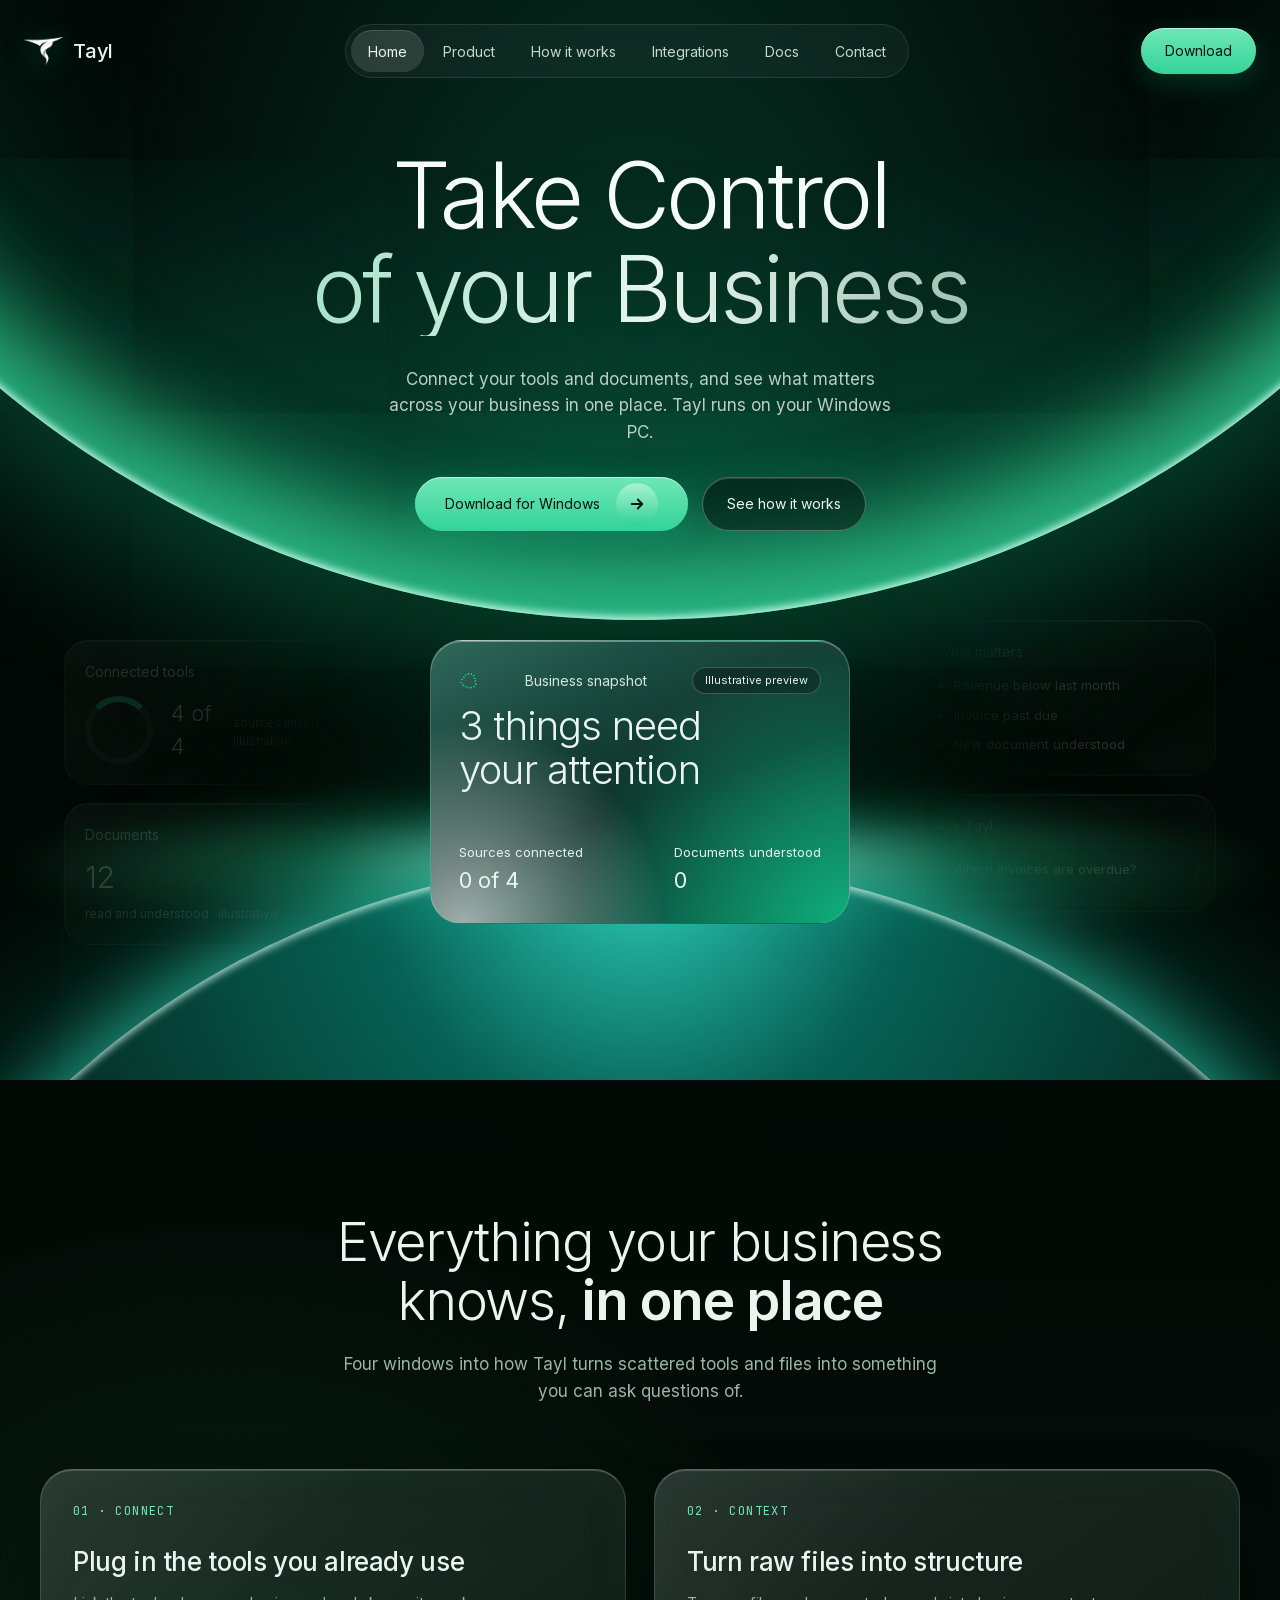
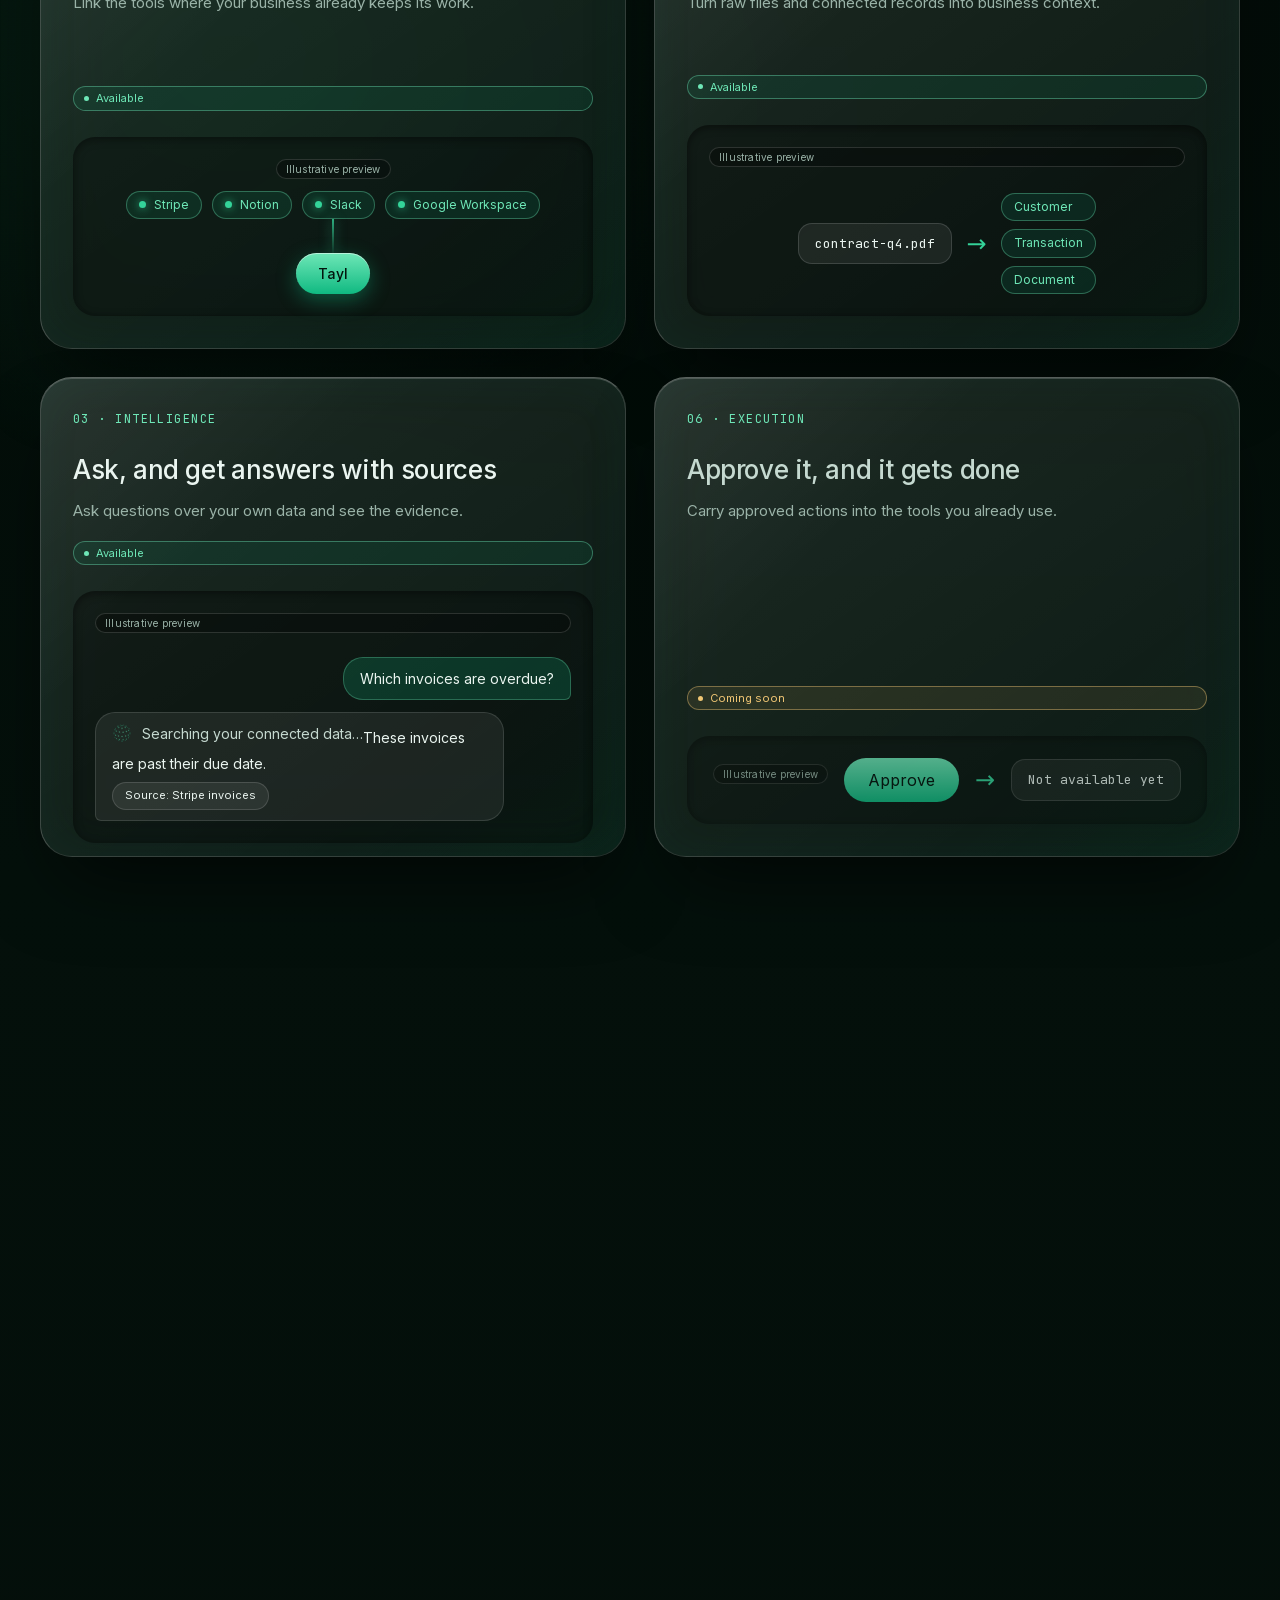
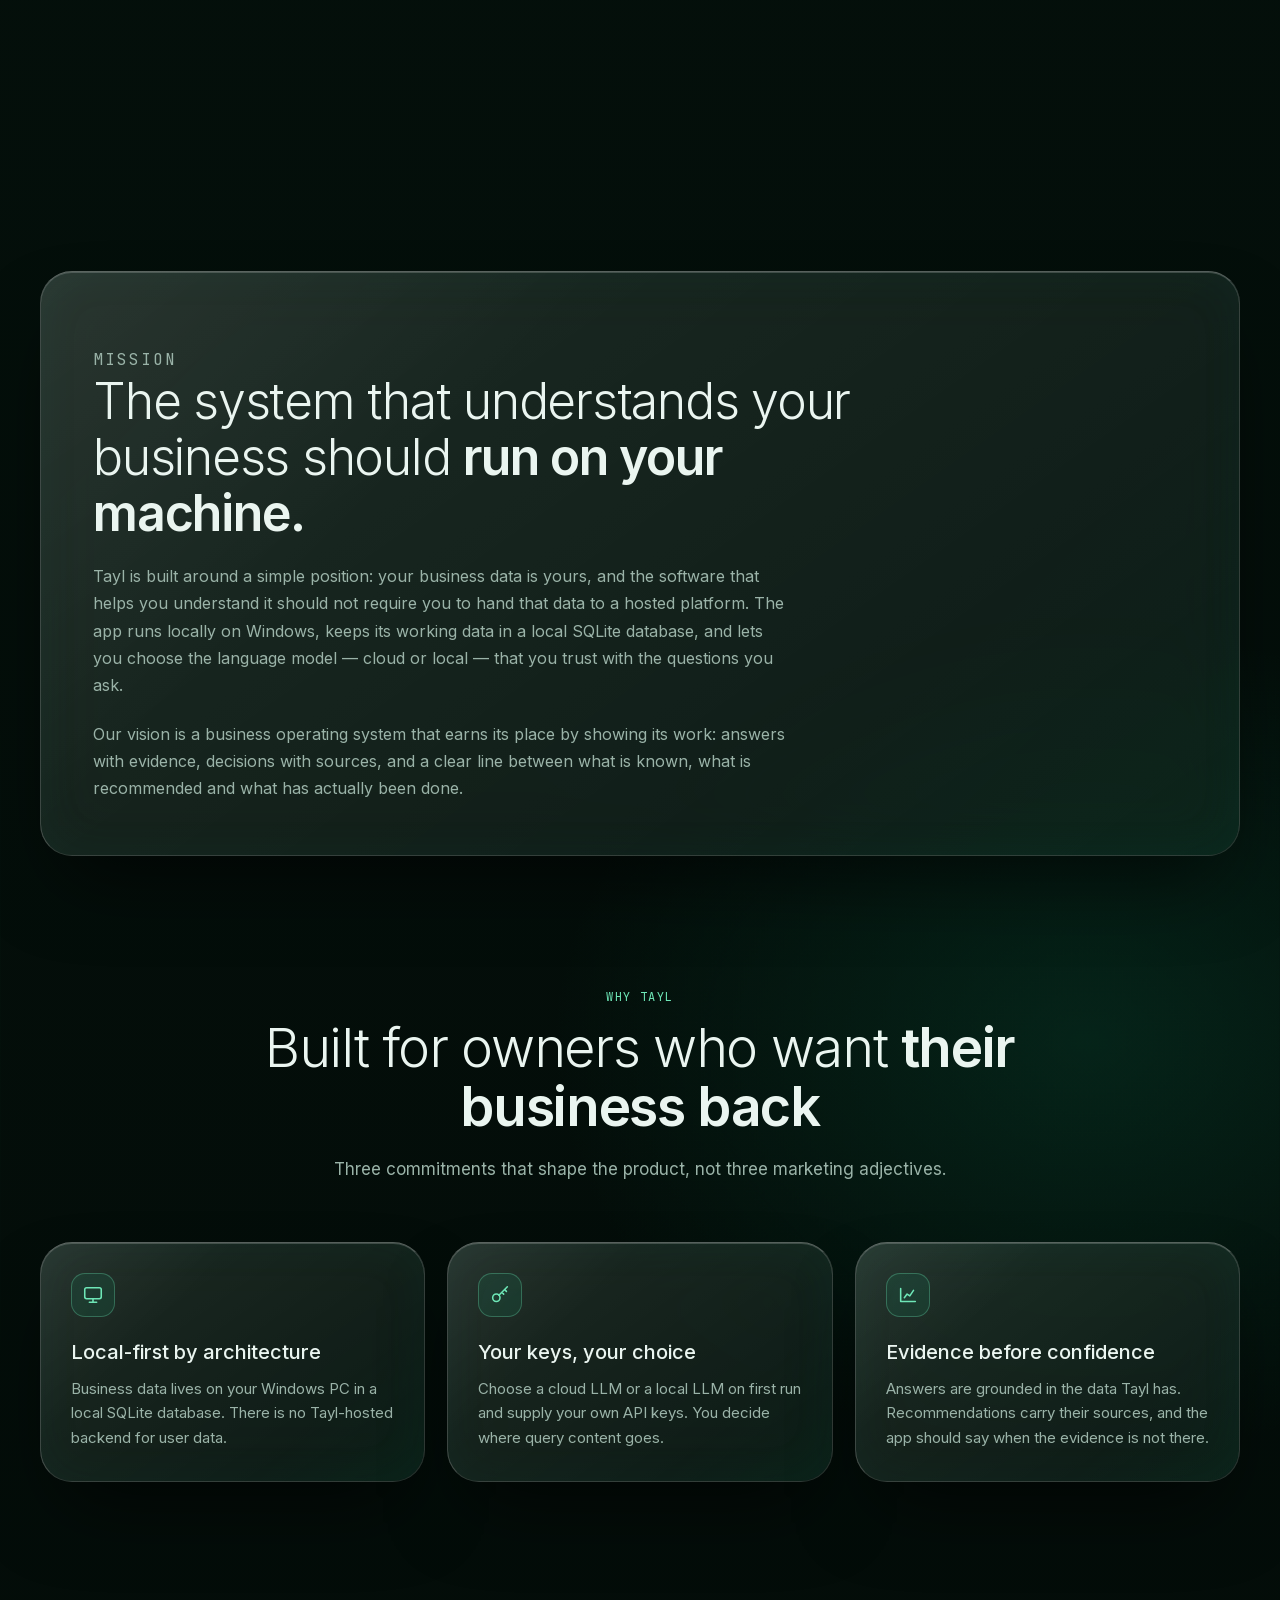
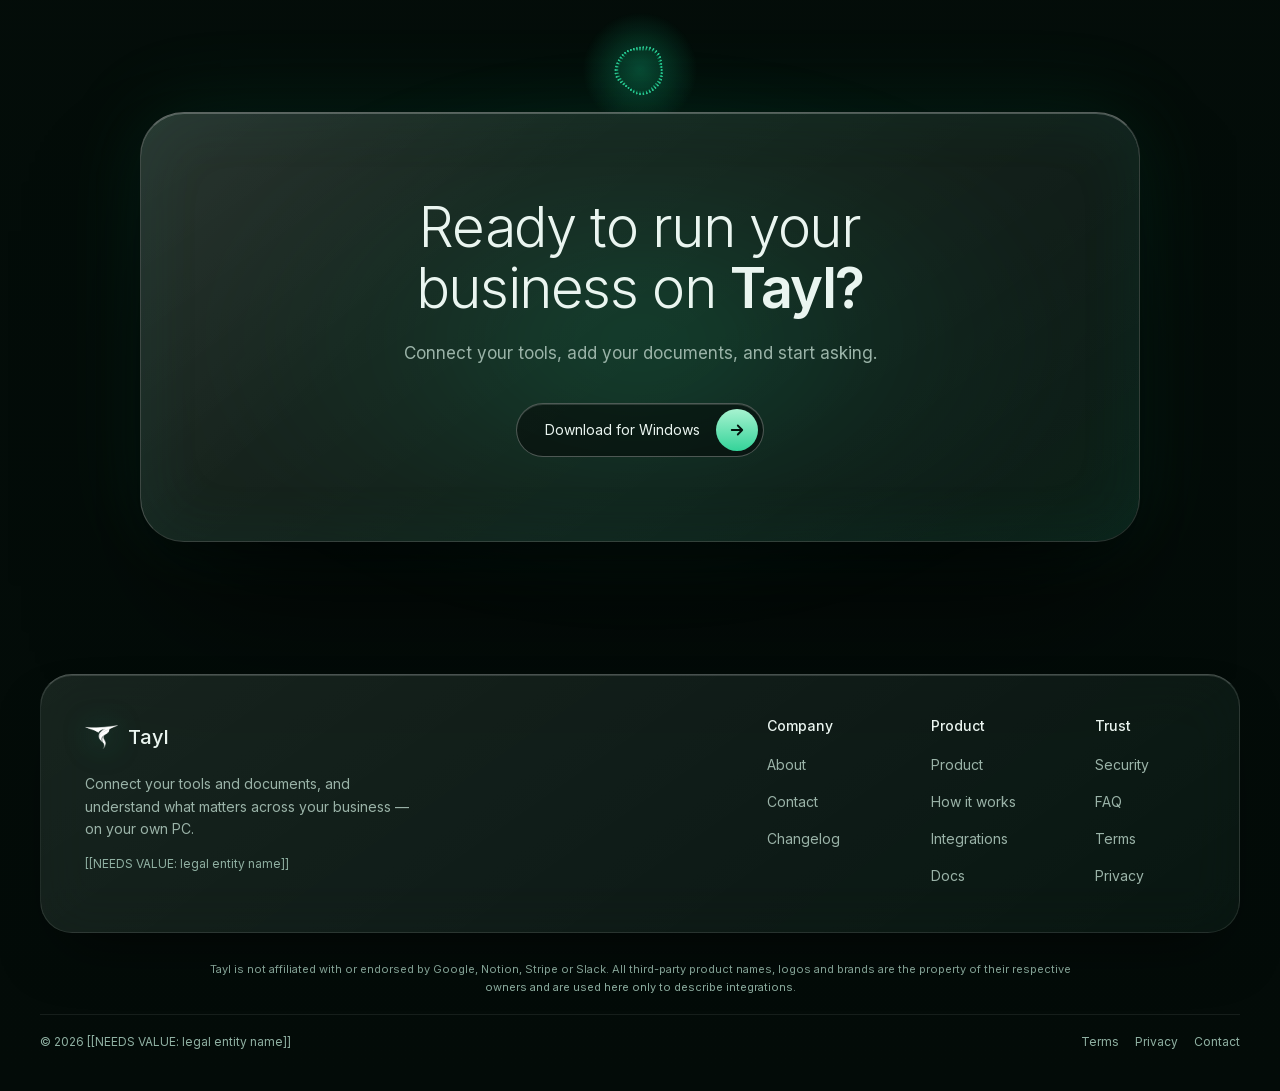
<file: index.html>
<!DOCTYPE html><html lang="en" class="_0bjUvq_variable yT9lVq_variable"><head><meta charSet="utf-8"/><meta name="viewport" content="width=device-width, initial-scale=1"/><link rel="preload" href="/_next/static/media/07c7676b89ed2778-s.p.2bn3s6zvc0dyp.woff2" as="font" crossorigin="" type="font/woff2"/><link rel="preload" href="/_next/static/media/53897e768d329f66-s.p.3t6q91iet4nsy.woff2" as="font" crossorigin="" type="font/woff2"/><link rel="preload" as="image" href="/tayl-logo-mark.png"/><link rel="stylesheet" href="/_next/static/chunks/3nd7hzq4lrant.css" data-precedence="next"/><link rel="preload" as="script" fetchPriority="low" href="/_next/static/chunks/2cy99g62ksls-.js"/><script src="/_next/static/chunks/2cjj6_kuijzr9.js" async=""></script><script src="/_next/static/chunks/38wna7vhf49b2.js" async=""></script><script src="/_next/static/chunks/442vfx08j-nf1.js" async=""></script><script src="/_next/static/chunks/turbopack-3-ry682tkyiqk.js" async=""></script><script src="/_next/static/chunks/1bi7x5td0u_f3.js" async=""></script><script src="/_next/static/chunks/0p9oeq57evo_q.js" async=""></script><script src="/_next/static/chunks/3k7w5_gj_jhl8.js" async=""></script><script src="/_next/static/chunks/24fjku2dnxh0z.js" async=""></script><script src="/_next/static/chunks/1b41gz3xdmkzc.js" async=""></script><script src="/_next/static/chunks/1wwb0bm9zdtp3.js" async=""></script><meta name="theme-color" content="#010503"/><meta name="color-scheme" content="dark"/><title>Tayl — a Business OS that runs on your PC</title><meta name="description" content="Connect your tools, add your documents, and ask questions over your own business data. Tayl runs locally on your Windows PC, with evidence-backed answers and no Tayl-hosted storage for your data."/><meta name="application-name" content="Tayl"/><link rel="canonical" href="https://www.tayl.in/"/><meta property="og:title" content="Tayl — a Business OS that runs on your PC"/><meta property="og:description" content="Connect your tools, add your documents, and ask questions over your own business data. Tayl runs locally on your Windows PC, with evidence-backed answers and no Tayl-hosted storage for your data."/><meta property="og:url" content="https://www.tayl.in/"/><meta property="og:site_name" content="Tayl"/><meta property="og:locale" content="en_GB"/><meta property="og:image" content="https://www.tayl.in/og.png"/><meta property="og:image:width" content="1200"/><meta property="og:image:height" content="630"/><meta property="og:image:alt" content="Tayl — a Business OS that runs on your PC — Tayl"/><meta property="og:type" content="website"/><meta name="twitter:card" content="summary_large_image"/><meta name="twitter:title" content="Tayl — a Business OS that runs on your PC"/><meta name="twitter:description" content="Connect your tools, add your documents, and ask questions over your own business data. Tayl runs locally on your Windows PC, with evidence-backed answers and no Tayl-hosted storage for your data."/><meta name="twitter:image" content="https://www.tayl.in/og.png"/><link rel="icon" href="/favicon.ico?favicon.13a0b25-iipy6.ico" sizes="48x48" type="image/x-icon"/><link rel="icon" href="/icon.png?icon.047p-jxouo-me.png" sizes="512x512" type="image/png"/><link rel="apple-touch-icon" href="/apple-icon.png?apple-icon.252szw-sd3a4i.png" sizes="180x180" type="image/png"/><meta name="next-size-adjust" content=""/><meta name="referrer" content="strict-origin-when-cross-origin"/><script src="/_next/static/chunks/0cz1d0mv5g_q7.js" noModule=""></script></head><body><div hidden=""><!--$--><!--/$--></div><a href="#main" class="skip-link">Skip to content</a><header class="site-header"><div class="nav-shell"><a class="nav-brand focus-ring" aria-label="Tayl home" href="/"><img alt="" aria-hidden="true" width="42" height="30" decoding="async" data-nimg="1" class="site-logo" style="color:transparent" src="/tayl-logo-mark.png"/><span>Tayl</span></a><nav class="nav-links" aria-label="Primary"><a class="nav-link focus-ring is-current" aria-current="page" href="/">Home</a><a class="nav-link focus-ring " href="/product/">Product</a><a class="nav-link focus-ring " href="/how-it-works/">How it works</a><a class="nav-link focus-ring " href="/integrations/">Integrations</a><a class="nav-link focus-ring " href="/docs/">Docs</a><a class="nav-link focus-ring " href="/contact/">Contact</a></nav><div class="nav-actions"><a class="pill-button pill-button--solid focus-ring  nav-download focus-ring" href="https://www.mediafire.com/file/8qnl97zwieaw5ee/Tayl_Setup_0.0.0.exe/file"><span>Download</span></a><button type="button" class="menu-toggle focus-ring" aria-expanded="false" aria-controls="mobile-navigation"><span class="sr-only">Open menu</span><span class="menu-icon " aria-hidden="true"><span></span><span></span></span></button></div></div><div id="mobile-navigation" class="mobile-panel" hidden="" aria-label="Mobile navigation"><nav aria-label="Mobile primary"><a class="mobile-link focus-ring is-current" aria-current="page" href="/">Home</a><a class="mobile-link focus-ring " href="/product/">Product</a><a class="mobile-link focus-ring " href="/how-it-works/">How it works</a><a class="mobile-link focus-ring " href="/integrations/">Integrations</a><a class="mobile-link focus-ring " href="/docs/">Docs</a><a class="mobile-link focus-ring " href="/contact/">Contact</a><a class="pill-button pill-button--solid focus-ring  mobile-download" href="/download/"><span>Download for Windows</span></a></nav></div></header><script type="application/ld+json">{"@context":"https://schema.org","@type":"SoftwareApplication","name":"Tayl","description":"Connect your tools, add your documents, and ask questions over your own business data. Tayl runs locally on your Windows PC, with evidence-backed answers and no Tayl-hosted storage for your data.","applicationCategory":"BusinessApplication","operatingSystem":"Windows","url":"https://www.tayl.in","softwareHelp":"https://www.tayl.in/docs","featureList":["Connect Google Workspace, Notion, Stripe and Slack","Upload PDF, image, CSV, XLSX and DOCX documents","Ask questions over local business data","Review recommendations with evidence"]}</script><main id="main"><header class="hero hero-intro" id="top"><div class="sphere sphere--top" aria-hidden="true"><span class="sphere-glow"></span><span class="sphere-rim"></span></div><div class="sphere-flare" aria-hidden="true"></div><div class="sphere sphere--bottom" aria-hidden="true"><span class="sphere-glow"></span><span class="sphere-rim"></span></div><div class="hero-side-intro" aria-hidden="true"><aside class="side-widget side-widget--left"><div class="glass-window glass-window--default"><div class="widget-title">Connected tools</div><div class="widget-ring"><span>4 of 4</span><small>sources linked · illustrative</small></div></div><div class="glass-window glass-window--default"><div class="widget-title">Documents</div><div class="widget-number">12</div><small>read and understood · illustrative</small></div></aside><aside class="side-widget side-widget--right"><div class="glass-window glass-window--default"><div class="widget-title">What matters</div><ul class="widget-list"><li><i class="dot dot--amber"></i>Revenue below last month</li><li><i class="dot dot--amber"></i>Invoice past due</li><li><i class="dot dot--green"></i>New document understood</li></ul></div><div class="glass-window glass-window--default"><div class="widget-title">Ask Tayl</div><div class="widget-input">Which invoices are overdue?</div></div></aside></div><div class="hero-copy"><h1><span class="hero-title-line hero-title-line--one">Take Control</span><em class="hero-title-line hero-title-line--two">of your Business</em></h1><p class="hero-subtitle-intro">Connect your tools and documents, and see what matters across your business in one place. Tayl runs on your Windows PC.</p><div class="hero-actions"><a class="pill-button pill-button--solid focus-ring pill-button--arrow hero-cta-primary" href="https://www.mediafire.com/file/8qnl97zwieaw5ee/Tayl_Setup_0.0.0.exe/file"><span>Download for Windows</span><span class="arrow-circle" aria-hidden="true"><svg width="18" height="18" viewBox="0 0 24 24" fill="none" stroke="currentColor" stroke-width="2.4" stroke-linecap="round" stroke-linejoin="round"><path d="M5 12h14M13 6l6 6-6 6"></path></svg></span></a><a class="pill-button pill-button--dark focus-ring  hero-cta-secondary" href="/how-it-works/"><span>See how it works</span></a></div></div><div class="hero-snapshot"><div class="glass-window glass-window--default hero-snapshot__inner"><div><div class="snapshot-topline"><div class="orb__box" style="width:20px;height:20px"><span class="orb__placeholder" style="width:20px;height:20px" aria-hidden="true"></span><canvas aria-label="Thinking…" style="width:20px;height:20px;display:block" aria-hidden="true"></canvas></div><span>Business snapshot</span><span class="chip chip--default">Illustrative preview</span></div><div class="snapshot-headline">3 things need<br/>your attention</div></div><div class="snapshot-stats"><div><span>Sources connected</span><strong>4<!-- --> of 4</strong></div><div><span>Documents understood</span><strong>12</strong></div></div></div></div></header><section id="product" class="section"><div class="container"><div class="reveal"><div class="section-heading section-heading--center"><h2>Everything your business knows, <strong>in one place</strong></h2><p class="section-heading__description">Four windows into how Tayl turns scattered tools and files into something you can ask questions of.</p></div></div><div class="bento-grid"><div class="reveal"><div class="glass-window glass-window--default bento-card"><div class="eyebrow">01<!-- --> · <!-- -->Connect</div><h3>Plug in the tools you already use</h3><p>Link the tools where your business already keeps its work.</p><span class="status-badge status-badge--available" data-status="available"><span class="status-dot" aria-hidden="true"></span>Available</span><div class="mock-well mock-connect"><span class="chip chip--default mock-label">Illustrative preview</span><div class="connect-chips"><span class="chip chip--green"><i class="dot dot--green"></i>Stripe</span><span class="chip chip--green"><i class="dot dot--green"></i>Notion</span><span class="chip chip--green"><i class="dot dot--green"></i>Slack</span><span class="chip chip--green"><i class="dot dot--green"></i>Google Workspace</span></div><span class="mock-connector" aria-hidden="true"></span><strong class="tayl-node">Tayl</strong></div></div></div><div class="reveal" style="transition-delay:80ms"><div class="glass-window glass-window--default bento-card"><div class="eyebrow">02<!-- --> · <!-- -->Context</div><h3>Turn raw files into structure</h3><p>Turn raw files and connected records into business context.</p><span class="status-badge status-badge--available" data-status="available"><span class="status-dot" aria-hidden="true"></span>Available</span><div class="mock-well mock-context"><span class="chip chip--default mock-label">Illustrative preview</span><span class="file-chip">contract-q4.pdf</span><span class="mock-arrow" aria-hidden="true">→</span><div class="entity-chips"><span class="chip chip--green">Customer</span><span class="chip chip--green">Transaction</span><span class="chip chip--green">Document</span></div></div></div></div><div class="reveal" style="transition-delay:160ms"><div class="glass-window glass-window--default bento-card"><div class="eyebrow">03<!-- --> · <!-- -->Intelligence</div><h3>Ask, and get answers with sources</h3><p>Ask questions over your own data and see the evidence.</p><span class="status-badge status-badge--available" data-status="available"><span class="status-dot" aria-hidden="true"></span>Available</span><div class="mock-well mock-chat"><span class="chip chip--default mock-label">Illustrative preview</span><div class="chat-bubble chat-bubble--question">Which invoices are overdue?</div><div class="chat-bubble chat-bubble--answer"><div class="orb-thinking-line"><div class="orb__box" style="width:20px;height:20px"><span class="orb__placeholder" style="width:20px;height:20px" aria-hidden="true"></span><canvas role="img" aria-label="Intelligence stage: searching your data" style="width:20px;height:20px;display:block"></canvas></div><span>Searching your connected data…</span></div>These invoices are past their due date.<span class="chip chip--default">Source: Stripe invoices</span></div></div></div></div><div class="reveal" style="transition-delay:240ms"><div class="glass-window glass-window--default bento-card bento-card--roadmap"><div class="eyebrow">06<!-- --> · <!-- -->Execution</div><h3>Approve it, and it gets done</h3><p>Carry approved actions into the tools you already use.</p><span class="status-badge status-badge--coming-soon" data-status="coming-soon"><span class="status-dot" aria-hidden="true"></span>Coming soon</span><div class="mock-well mock-execution"><span class="chip chip--default mock-label">Illustrative preview</span><button type="button" disabled="" class="disabled-approve">Approve</button><span class="mock-arrow" aria-hidden="true">→</span><span class="sent-chip">Not available yet</span></div></div></div></div></div></section><section id="integrations" class="section"><div class="container"><div class="reveal"><div class="section-heading section-heading--center"><h2>Bring it in <strong>the way it already exists</strong></h2></div></div><div class="source-grid"><div class="reveal"><div class="glass-window glass-window--default source-window"><h3>Connect your tools</h3><p>Sign in once. Tayl reads what has changed and keeps the picture current.</p><div class="source-list"><div class="source-row"><span>Google Workspace</span><code>Docs · Sheets · Drive</code></div><div class="source-row"><span>Notion</span><code>Pages · Databases</code></div><div class="source-row"><span>Stripe</span><code>Customers · Invoices</code></div><div class="source-row"><span>Slack</span><code>Channels · Messages</code></div></div><span class="chip chip--default hanging-chip">Read-only first, write actions later</span><p class="mock-caption">Illustrative preview</p></div></div><div class="reveal" style="transition-delay:100ms"><div class="glass-window glass-window--default source-window"><h3>Upload raw documents</h3><p>Contracts, invoices, exports and screenshots. No cleanup needed first.</p><div class="upload-well"><svg width="40" height="40" viewBox="0 0 24 24" fill="none" stroke="currentColor" stroke-width="1.6" stroke-linecap="round" stroke-linejoin="round" aria-hidden="true"><path d="M12 16V4M7 9l5-5 5 5M4 16v3a1 1 0 001 1h14a1 1 0 001-1v-3"></path></svg><strong>Drop files here</strong><span>or choose from your computer</span></div><span class="chip chip--mono hanging-chip">PDF · Image · CSV · XLSX · DOCX</span><p class="mock-caption">Illustrative preview</p></div></div></div></div></section><section class="section"><div class="container"><div class="reveal"><div class="glass-window glass-window--default mission-window"><p class="eyebrow">Mission</p><h2>The system that understands your business should <strong>run on your machine.</strong></h2><p>Tayl is built around a simple position: your business data is yours, and the software that helps you understand it should not require you to hand that data to a hosted platform. The app runs locally on Windows, keeps its working data in a local SQLite database, and lets you choose the language model — cloud or local — that you trust with the questions you ask.</p><p>Our vision is a business operating system that earns its place by showing its work: answers with evidence, decisions with sources, and a clear line between what is known, what is recommended and what has actually been done.</p></div></div></div></section><section class="section"><div class="container"><div class="reveal"><div class="section-heading section-heading--center"><p class="eyebrow">Why Tayl</p><h2>Built for owners who want <strong>their business back</strong></h2><p class="section-heading__description">Three commitments that shape the product, not three marketing adjectives.</p></div></div><div class="why-grid"><div class="reveal"><div class="glass-window glass-window--default why-card"><span class="why-card__icon"><svg width="22" height="22" viewBox="0 0 24 24" fill="none" stroke="currentColor" stroke-width="1.7" stroke-linecap="round" stroke-linejoin="round" aria-hidden="true"><rect x="3" y="4" width="18" height="12" rx="2"></rect><path d="M8 20h8M12 16v4"></path></svg></span><h3>Local-first by architecture</h3><p>Business data lives on your Windows PC in a local SQLite database. There is no Tayl-hosted backend for user data.</p></div></div><div class="reveal" style="transition-delay:90ms"><div class="glass-window glass-window--default why-card"><span class="why-card__icon"><svg width="22" height="22" viewBox="0 0 24 24" fill="none" stroke="currentColor" stroke-width="1.7" stroke-linecap="round" stroke-linejoin="round" aria-hidden="true"><circle cx="8" cy="15" r="4"></circle><path d="M10.8 12.2 20 3M17 6l2 2M14 9l2 2"></path></svg></span><h3>Your keys, your choice</h3><p>Choose a cloud LLM or a local LLM on first run and supply your own API keys. You decide where query content goes.</p></div></div><div class="reveal" style="transition-delay:180ms"><div class="glass-window glass-window--default why-card"><span class="why-card__icon"><svg width="22" height="22" viewBox="0 0 24 24" fill="none" stroke="currentColor" stroke-width="1.7" stroke-linecap="round" stroke-linejoin="round" aria-hidden="true"><path d="M4 19V5M4 19h16"></path><path d="M8 15l3-4 3 2 4-6"></path></svg></span><h3>Evidence before confidence</h3><p>Answers are grounded in the data Tayl has. Recommendations carry their sources, and the app should say when the evidence is not there.</p></div></div></div></div></section><section class="section"><div class="container final-section"><div class="cta-halo" aria-hidden="true"></div><div class="orb-final"><div class="orb__box" style="width:64px;height:64px" data-orb-glow=""><span class="orb__placeholder" style="width:64px;height:64px" aria-hidden="true"></span><canvas role="img" aria-label="Tayl is ready when you are" style="width:64px;height:64px;display:block"></canvas></div></div><div class="reveal"><div class="glass-window glass-window--default final-window"><h2>Ready to run your business on <strong>Tayl?</strong></h2><p>Connect your tools, add your documents, and start asking.</p><a class="pill-button pill-button--dark focus-ring pill-button--arrow final-cta" href="https://www.mediafire.com/file/8qnl97zwieaw5ee/Tayl_Setup_0.0.0.exe/file"><span>Download for Windows</span><span class="arrow-circle" aria-hidden="true"><svg width="18" height="18" viewBox="0 0 24 24" fill="none" stroke="currentColor" stroke-width="2.4" stroke-linecap="round" stroke-linejoin="round"><path d="M5 12h14M13 6l6 6-6 6"></path></svg></span></a></div></div></div></section></main><!--$--><!--/$--><footer class="site-footer"><div class="container"><div class="footer-window"><div class="footer-intro"><a class="nav-brand focus-ring" aria-label="Tayl home" href="/"><img alt="" aria-hidden="true" loading="lazy" width="45" height="32" decoding="async" data-nimg="1" class="site-logo" style="color:transparent" src="/tayl-logo-mark.png"/><span>Tayl</span></a><p>Connect your tools and documents, and understand what matters across your business — on your own PC.</p><p class="footer-company">[[NEEDS VALUE: legal entity name]]</p></div><div class="footer-columns"><div><strong>Company</strong><a class="focus-ring" href="/about/">About</a><a class="focus-ring" href="/contact/">Contact</a><a class="focus-ring" href="/changelog/">Changelog</a></div><div><strong>Product</strong><a class="focus-ring" href="/product/">Product</a><a class="focus-ring" href="/how-it-works/">How it works</a><a class="focus-ring" href="/integrations/">Integrations</a><a class="focus-ring" href="/docs/">Docs</a></div><div><strong>Trust</strong><a class="focus-ring" href="/security/">Security</a><a class="focus-ring" href="/faq/">FAQ</a><a class="focus-ring" href="/terms/">Terms</a><a class="focus-ring" href="/privacy/">Privacy</a></div></div></div><div class="footer-meta"><p class="footer-disclaimer">Tayl is not affiliated with or endorsed by Google, Notion, Stripe or Slack. All third-party product names, logos and brands are the property of their respective owners and are used here only to describe integrations.</p><div class="footer-meta-row"><p>© <!-- -->2026<!-- --> <!-- -->[[NEEDS VALUE: legal entity name]]</p><div class="footer-small-links"><a class="focus-ring" href="/terms/">Terms</a><a class="focus-ring" href="/privacy/">Privacy</a><a class="focus-ring" href="/contact/">Contact</a></div></div></div></div></footer><noscript><style>.reveal{opacity:1 !important;transform:none !important}</style></noscript><script id="_R_">(globalThis["TURBOPACK"] || (globalThis["TURBOPACK"] = [])).push({"otherChunks":["static/chunks/2cy99g62ksls-.js","static/chunks/2cjj6_kuijzr9.js","static/chunks/38wna7vhf49b2.js","static/chunks/442vfx08j-nf1.js"],"runtimeModuleIds":[94814]});</script><script src="/_next/static/chunks/2cy99g62ksls-.js" async=""></script><script>(self.__next_f=self.__next_f||[]).push([0])</script><script>self.__next_f.push([1,"1:\"$Sreact.fragment\"\n2:\"/_next/static/chunks/1bi7x5td0u_f3.js\"\n3:\"/_next/static/chunks/0p9oeq57evo_q.js\"\n4:I[19250,[\"$2\",\"$3\"],\"SiteHeader\"]\n5:I[73946,[\"$2\",\"$3\"],\"default\"]\n6:\"/_next/static/chunks/3k7w5_gj_jhl8.js\"\n7:I[836,[\"$2\",\"$3\",\"$6\"],\"default\"]\n8:I[45514,[\"$2\",\"$3\"],\"default\"]\n9:\"/_next/static/chunks/24fjku2dnxh0z.js\"\na:I[29993,[\"$2\",\"$3\",\"$9\"],\"Orb\"]\nb:I[42367,[\"$2\",\"$3\",\"$9\"],\"\"]\nc:I[6353,[\"$2\",\"$3\"],\"Image\"]\n13:\"/_next/static/chunks/1b41gz3xdmkzc.js\"\n14:I[66083,[\"$2\",\"$3\",\"$13\"],\"default\"]\n:HL[\"/_next/static/chunks/3nd7hzq4lrant.css\",\"style\"]\n:HL[\"/_next/static/media/07c7676b89ed2778-s.p.2bn3s6zvc0dyp.woff2\",\"font\",{\"crossOrigin\":\"\",\"type\":\"font/woff2\"}]\n:HL[\"/_next/static/media/53897e768d329f66-s.p.3t6q91iet4nsy.woff2\",\"font\",{\"crossOrigin\":\"\",\"type\":\"font/woff2\"}]\n10:[[\"children\",{\"s\":\"__PAGE__\",\"h\":512,\"d\":{\"r\":\"$L11\",\"p\":false,\"v\":null}}]]\n0:{\"P\":null,\"c\":[\"\",\"\"],\"q\":\"\",\"i\":false,\"t\":{\"t\":{\"s\":\"\",\"h\":528,\"d\":{\"r\":[\"$\",\"$1\",\"c\",{\"children\":[[[\"$\",\"link\",\"0\",{\"rel\":\"stylesheet\",\"href\":\"/_next/static/chunks/3nd7hzq4lrant.css\",\"precedence\":\"next\",\"crossOrigin\":\"$undefined\",\"nonce\":\"$undefined\"}],[\"$\",\"script\",\"script-0\",{\"src\":\"/_next/static/chunks/1bi7x5td0u_f3.js\",\"async\":true,\"nonce\":\"$undefined\"}],[\"$\",\"script\",\"script-1\",{\"src\":\"/_next/static/chunks/0p9oeq57evo_q.js\",\"async\":true,\"nonce\":\"$undefined\"}]],[\"$\",\"html\",null,{\"lang\":\"en\",\"className\":\"_0bjUvq_variable yT9lVq_variable\",\"children\":[\"$\",\"body\",null,{\"children\":[[\"$\",\"a\",null,{\"href\":\"#main\",\"className\":\"skip-link\",\"children\":\"Skip to content\"}],[\"$\",\"$L4\",null,{}],[\"$\",\"$L5\",null,{\"parallelRouterKey\":\"children\",\"error\":\"$7\",\"errorStyles\":[],\"errorScripts\":[[\"$\",\"script\",\"script-0\",{\"src\":\"/_next/static/chunks/3k7w5_gj_jhl8.js\",\"async\":true,\"nonce\":\"$undefined\"}]],\"template\":[\"$\",\"$L8\",null,{}],\"templateStyles\":\"$undefined\",\"templateScripts\":\"$undefined\",\"notFound\":[[\"$\",\"main\",null,{\"id\":\"main\",\"children\":[\"$\",\"section\",null,{\"className\":\"error-page\",\"children\":[[\"$\",\"div\",null,{\"className\":\"error-page__glow\",\"aria-hidden\":\"true\"}],[\"$\",\"div\",null,{\"className\":\"container\",\"children\":[[\"$\",\"div\",null,{\"className\":\"error-orb\",\"children\":[\"$\",\"$La\",null,{\"state\":\"searching\",\"size\":\"lg\",\"paused\":false,\"label\":\"Searching for the page\",\"decorative\":false}]}],[\"$\",\"p\",null,{\"className\":\"eyebrow\",\"children\":\"404\"}],[\"$\",\"h1\",null,{\"children\":\"This page is not here.\"}],[\"$\",\"p\",null,{\"children\":\"The link may be old, mistyped or pointing at something that has not been published yet. The home page and the documentation are good places to pick the thread back up.\"}],[\"$\",\"div\",null,{\"className\":\"error-page__actions\",\"children\":[[\"$\",\"$Lb\",null,{\"className\":\"pill-button pill-button--solid focus-ring pill-button--arrow\",\"href\":\"/\",\"children\":[[\"$\",\"span\",null,{\"children\":\"Back to home\"}],[\"$\",\"span\",null,{\"className\":\"arrow-circle\",\"aria-hidden\":\"true\",\"children\":[\"$\",\"svg\",null,{\"width\":\"18\",\"height\":\"18\",\"viewBox\":\"0 0 24 24\",\"fill\":\"none\",\"stroke\":\"currentColor\",\"strokeWidth\":\"2.4\",\"strokeLinecap\":\"round\",\"strokeLinejoin\":\"round\",\"children\":[\"$\",\"path\",null,{\"d\":\"M5 12h14M13 6l6 6-6 6\"}]}]}]]}],[\"$\",\"$Lb\",null,{\"className\":\"pill-button pill-button--dark focus-ring\",\"href\":\"/docs\",\"children\":[[\"$\",\"span\",null,{\"children\":\"Read the docs\"}],null]}]]}],[\"$\",\"p\",null,{\"className\":\"small muted\",\"style\":{\"marginTop\":22},\"children\":[\"Looking for the download? \",[\"$\",\"$Lb\",null,{\"href\":\"/download\",\"children\":\"Get Tayl for Windows\"}],\".\"]}]]}]]}]}],[]],\"forbidden\":\"$undefined\",\"unauthorized\":\"$undefined\"}],[\"$\",\"footer\",null,{\"className\":\"site-footer\",\"children\":[\"$\",\"div\",null,{\"className\":\"container\",\"children\":[[\"$\",\"div\",null,{\"className\":\"footer-window\",\"children\":[[\"$\",\"div\",null,{\"className\":\"footer-intro\",\"children\":[[\"$\",\"$Lb\",null,{\"href\":\"/\",\"className\":\"nav-brand focus-ring\",\"aria-label\":\"Tayl home\",\"children\":[[\"$\",\"$Lc\",null,{\"src\":\"/tayl-logo-mark.png\",\"alt\":\"\",\"aria-hidden\":\"true\",\"width\":45,\"height\":32,\"priority\":false,\"className\":\"site-logo\",\"sizes\":\"45px\"}],[\"$\",\"span\",null,{\"children\":\"Tayl\"}]]}],[\"$\",\"p\",null,{\"children\":\"Connect your tools and documents, and understand what matters across your business — on your own PC.\"}],[\"$\",\"p\",null,{\"className\":\"footer-company\",\"children\":[\"[[NEEDS VALUE: legal entity name]]\",null]}]]}],[\"$\",\"div\",null,{\"className\":\"footer-columns\",\"children\":[[\"$\",\"div\",\"Company\",{\"children\":[[\"$\",\"strong\",null,{\"children\":\"Company\"}],[[\"$\",\"$Lb\",\"/about\",{\"href\":\"/about\",\"className\":\"focus-ring\",\"children\":\"About\"}],[\"$\",\"$Lb\",\"/contact\",{\"href\":\"/contact\",\"className\":\"focus-ring\",\"children\":\"Contact\"}],[\"$\",\"$Lb\",\"/changelog\",{\"href\":\"/changelog\",\"className\":\"focus-ring\",\"children\":\"Changelog\"}]]]}],[\"$\",\"div\",\"Product\",{\"children\":[[\"$\",\"strong\",null,{\"children\":\"Product\"}],[[\"$\",\"$Lb\",\"/product\",{\"href\":\"/product\",\"className\":\"focus-ring\",\"children\":\"Product\"}],[\"$\",\"$Lb\",\"/how-it-works\",{\"href\":\"/how-it-works\",\"className\":\"focus-ring\",\"children\":\"How it works\"}],[\"$\",\"$Lb\",\"/integrations\",{\"href\":\"/integrations\",\"className\":\"focus-ring\",\"children\":\"Integrations\"}],[\"$\",\"$Lb\",\"/docs\",{\"href\":\"/docs\",\"className\":\"focus-ring\",\"children\":\"Docs\"}]]]}],[\"$\",\"div\",\"Trust\",{\"children\":[[\"$\",\"strong\",null,{\"children\":\"Trust\"}],[[\"$\",\"$Lb\",\"/security\",{\"href\":\"/security\",\"className\":\"focus-ring\",\"children\":\"Security\"}],[\"$\",\"$Lb\",\"/faq\",{\"href\":\"/faq\",\"className\":\"focus-ring\",\"children\":\"FAQ\"}],[\"$\",\"$Lb\",\"/terms\",{\"href\":\"/terms\",\"className\":\"focus-ring\",\"children\":\"Terms\"}],[\"$\",\"$Lb\",\"/privacy\",{\"href\":\"/privacy\",\"className\":\"focus-ring\",\"children\":\"Privacy\"}]]]}]]}]]}],[\"$\",\"div\",null,{\"className\":\"footer-meta\",\"children\":[[\"$\",\"p\",null,{\"className\":\"footer-disclaimer\",\"children\":\"Tayl is not affiliated with or endorsed by Google, Notion, Stripe or Slack. All third-party product names, logos and brands are the property of their respective owners and are used here only to describe integrations.\"}],\"$Ld\"]}]]}]}],\"$Le\",\"$Lf\",null]}]}]]}],\"p\":false,\"v\":null},\"c\":\"$Q10\"},\"h\":{\"r\":\"$L12\",\"p\":false,\"v\":null}},\"m\":\"$undefined\",\"G\":[\"$14\",[\"$L15\"]],\"S\":true,\"r\":\"$undefined\",\"s\":\"$undefined\",\"a\":\"$undefined\",\"l\":\"$undefined\",\"p\":\"$undefined\",\"d\":\"$undefined\",\"b\":\"a4uO-B8TLqkMVQFPsuDyP\"}\n17:\"/_next/static/chunks/1wwb0bm9zdtp3.js\"\n18:I[9155,[\"$2\",\"$3\",\"$17\"],\"LandingPage\"]\n19:I[247,[\"$2\",\"$3\"],\"OutletBoundary\"]\n1a:\"$Sreact.suspense\"\n1c:\"ViewportBoundary\"\n1d:I[247,[\"$2\",\"$3\"],\"$1c\"]\n1f:\"MetadataBoundary\"\n20:I[247,[\"$2\",\"$3\"],\"$1f\"]\nd:[\"$\",\"div\",null,{\"className\":\"footer-meta-row\",\"children\":[[\"$\",\"p\",null,{\"children\":[\"© \",2026,\" \",\"[[NEEDS VALUE: legal entity name]]\"]}],[\"$\",\"div\",null,{\"className\":\"footer-small-links\",\"children\":[[\"$\",\"$Lb\",null,{\"href\":\"/terms\",\"className\":\"focus-ring\",\"children\":\"Terms\"}],[\"$\",\"$Lb\",null,{\"href\":\"/privacy\",\"className\":\"focus-ring\",\"children\":\"Privacy\"}],[\"$\",\"$Lb\",null,{\"href\":\"/contact\",\"className\":\"focus-ring\",\"children\":\"Contact\"}],[]]}]]}]\n16:[\"$\",\"style\",null,{\"children\":\".reveal{opacity:1 !important;transform:none !important}\"}]\ne:[\"$\",\"noscript\",null,{\"children\":\"$16\"}]\nf:[\"$\",\"meta\",null,{\"name\":\"referrer\",\"content\":\"strict-origin-when-cross-origin\"}]\n11:[\"$\",\"$1\",\"c\",{\"children\":[[[\"$\",\"script\",null,{\"type\":\"application/ld+json\",\"dangerouslySetInnerHTML\":{\"__html\":\"{\\\"@context\\\":\\\"https://schema.org\\\",\\\"@type\\\":\\\"SoftwareApplication\\\",\\\"name\\\":\\\"Tayl\\\",\\\"description\\\":\\\"Connect your tools, add your documents, and ask questions over your own business data. Tayl runs locally on your Windows PC, with evidence-backed answers and no Tayl-hosted storage for your data.\\\",\\\"applicationCategory\\\":\\\"BusinessApplication\\\",\\\"operatingSystem\\\":\\\"Windows\\\",\\\"url\\\":\\\"https://www.tayl.in\\\",\\\"softwareHelp\\\":\\\"https://www.tayl.in/docs\\\",\\\"featureList\\\":[\\\"Connect Google Workspace, Notion, Stripe and Slack\\\",\\\"Upload PDF, image, CSV, XLSX and DOCX documents\\\",\\\"Ask questions over local business data\\\",\\\"Review recommendations with evidence\\\"]}\"}}],[\"$\",\"$L18\",null,{}]],[[\"$\",\"script\",\"script-0\",{\"src\":\"/_next/static/chunks/1wwb0bm9zdtp3.js\",\"async\":true,\"nonce\":\"$undefined\"}]],[\"$\",\"$L19\",null,{\"children\":[\"$\",\"$1a\",null,{\"name\":\"Next.MetadataOutlet\",\"children\":\"$@1b\"}]}]]}]\n12:[\"$\",\"$1\",\"h\",{\"children\":[null,[\"$\",\"$L1d\",null,{\"children\":\"$L1e\"}],[\"$\",\"$L20\",null,{\"children\":[[\"$\",\"div\",null,{\"hidden\":true,\"children\":[\"$\",\"$1a\",null,{\"name\":\"Next.Metadata\",\"children\":\"$L21\"}]}],null]}],[\"$\",\"meta\",null,{\"name\":\"next-size-adjust\",\"content\":\"\"}]]}]\n15:[\"$\",\"link\",\"0\",{\"rel\":\"stylesheet\",\"href\":\"/_next/static/chunks/3nd7hzq4lrant.css\",\"precedence\":\"next\",\"crossOrigin\":\"$undefined\",\"nonce\":\"$undefined\"}]\n1e:[[\"$\",\"meta\",\"0\",{\"charSet\":\"utf-8\"}],[\"$\",\"meta\",\"1\",{\"name\":\"viewport\",\"content\":\"width=device-width, initial-scale=1\"}],[\"$\",\"meta\",\"2\",{\"name\":\"theme-color\",\"content\":\"#010503\"}],[\"$\",\"meta\",\"3\",{\"name\":\"color-scheme\",\"content\":\"dark\"}]]\n22:I[98851,[\"$2\",\"$3\"],\"IconMark\"]\n1b:null\n21:[[\"$\",\"title\",\"0\",{\"children\":\"Tayl — a Business OS that runs on your PC\"}],[\"$\",\"meta\",\"1\",{\"name\":\"description\",\"content\":\"Connect your tools, add your documents, and ask questions over your own business data. Tayl runs locally on your Windows PC, with evidence-backed answers and no Tayl-hosted storage for your data.\"}],[\"$\",\"meta\",\"2\",{\"name\":\"application-name\",\"content\":\"Tayl\"}],[\"$\",\"link\",\"3\",{\"rel\":\"canonical\",\"href\":\"https://www.tayl.in/\"}],[\"$\",\"meta\",\"4\",{\"property\":\"og:title\",\"content\":\"Tayl — a Business OS that runs on your PC\"}],[\"$\",\"meta\",\"5\",{\"property\":\"og:description\",\"content\":\"Connect your tools, add your documents, and ask questions over your own business data. Tayl runs locally on your Windows PC, with evidence-backed answers and no Tayl-hosted storage for your data.\"}],[\"$\",\"meta\",\"6\",{\"property\":\"og:url\",\"content\":\"https://www.tayl.in/\"}],[\"$\",\"meta\",\"7\",{\"property\":\"og:site_name\",\"content\":\"Tayl\"}],[\"$\",\"meta\",\"8\",{\"property\":\"og:locale\",\"content\":\"en_GB\"}],[\"$\",\"meta\",\"9\",{\"property\":\"og:image\",\"content\":\"https://www.tayl.in/og.png\"}],[\"$\",\"meta\",\"10\",{\"property\":\"og:image:width\",\"content\":\"1200\"}],[\"$\",\"meta\",\"11\",{\"property\":\"og:image:height\",\"content\":\"630\"}],[\"$\",\"meta\",\"12\",{\"property\":\"og:image:alt\",\"content\":\"Tayl — a Business OS that runs on your PC — Tayl\"}],[\"$\",\"meta\",\"13\",{\"property\":\"og:type\",\"content\":\"website\"}],[\"$\",\"meta\",\"14\",{\"name\":\"twitter:card\",\"content\":\"summary_large_image\"}],[\"$\",\"meta\",\"15\",{\"name\":\"twitter:title\",\"content\":\"Tayl — a Business OS that runs on your PC\"}],[\"$\",\"meta\",\"16\",{\"name\":\"twitter:description\",\"content\":\"Connect your tools, add your documents, and ask questions over your own business data. Tayl runs locally on your Windows PC, with evidence-backed answers and no Tayl-hosted storage for your data.\"}],[\"$\",\"meta\",\"17\",{\"name\":\"twitter:image\",\"content\":\"https://www.tayl.in/og.png\"}],[\"$\",\"link\",\"18\",{\"rel\":\"icon\",\"href\":\"/favicon.ico?favicon.13a0b25-iipy6.ico\",\"sizes\":\"48x48\",\"type\":\"image/x-icon\"}],[\"$\",\"link\",\"19\",{\"rel\":\"icon\",\"href\":\"/icon.png?icon.047p-jxouo-me.png\",\"sizes\":\"512x512\",\"type\":\"image/png\"}],[\"$\",\"link\",\"20\",{\"rel\":\"apple-touch-icon\",\"href\":\"/apple-icon.png?apple-icon.252szw-sd3a4i.png\",\"sizes\":\"180x180\",\"type\":\"image/png\"}],[\"$\",\"$L22\",\"21\",{}]]\n"])</script></body></html>
</file>
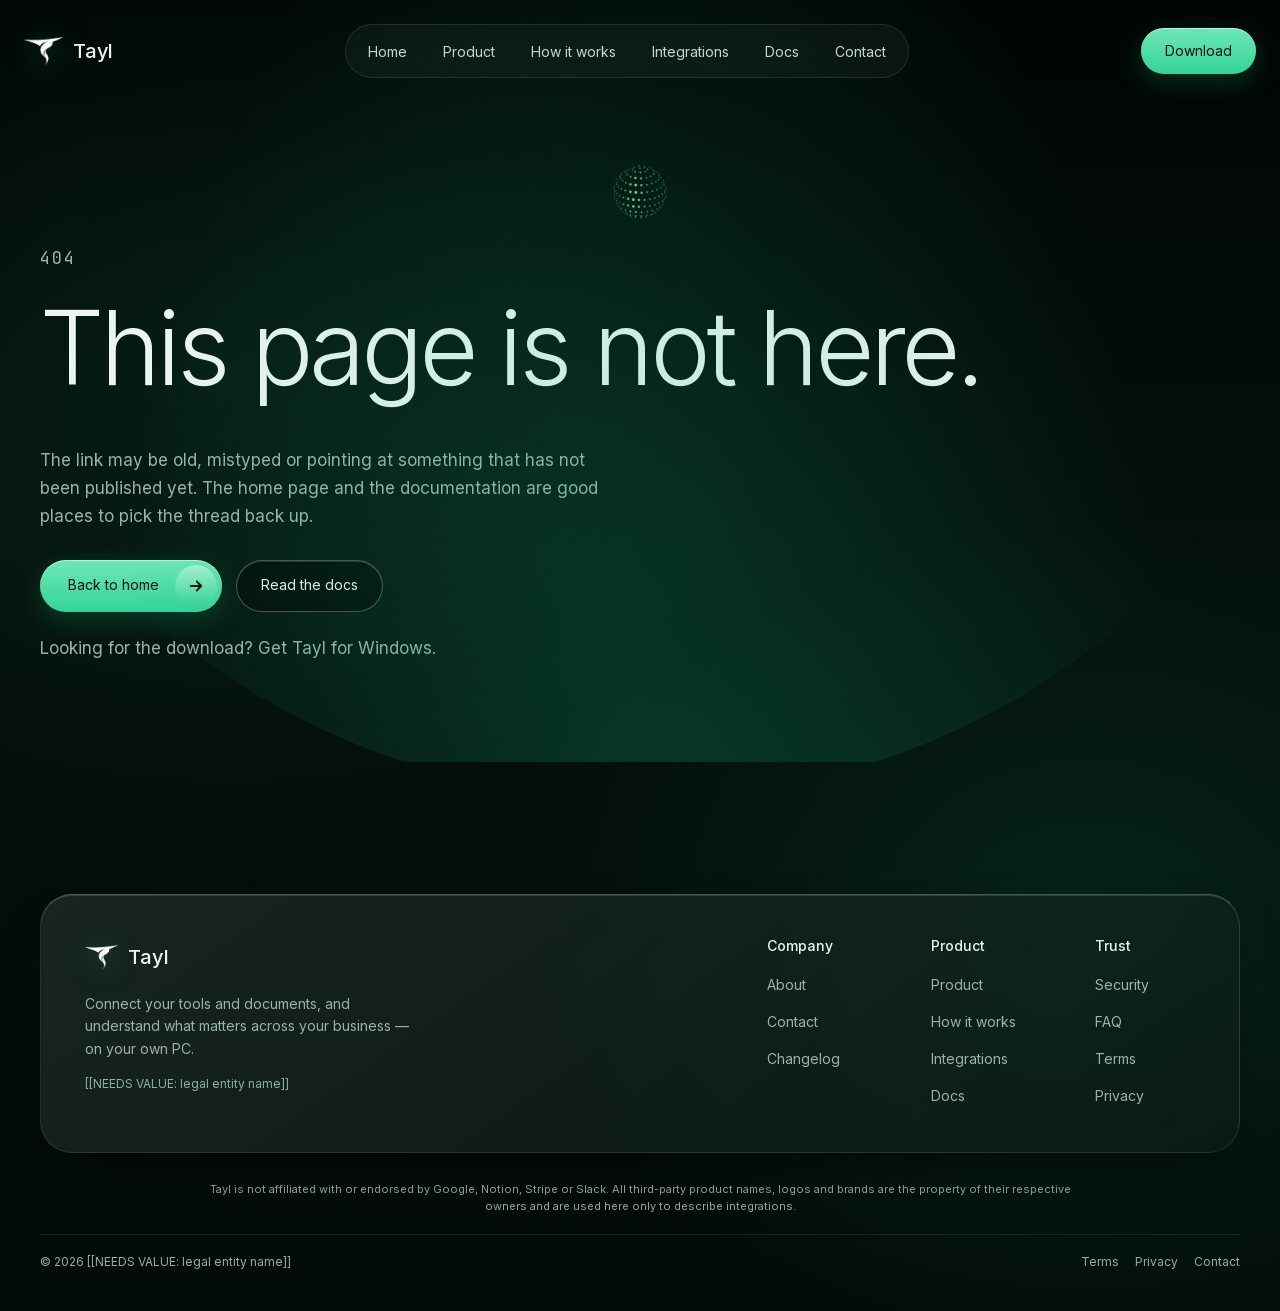
<file: 404/index.html>
<!DOCTYPE html><html lang="en" class="_0bjUvq_variable yT9lVq_variable"><head><meta charSet="utf-8"/><meta name="viewport" content="width=device-width, initial-scale=1"/><link rel="preload" as="image" href="/tayl-logo-mark.png"/><link rel="stylesheet" href="/_next/static/chunks/3nd7hzq4lrant.css" data-precedence="next"/><link rel="preload" as="script" fetchPriority="low" href="/_next/static/chunks/2cy99g62ksls-.js"/><script src="/_next/static/chunks/2cjj6_kuijzr9.js" async=""></script><script src="/_next/static/chunks/38wna7vhf49b2.js" async=""></script><script src="/_next/static/chunks/442vfx08j-nf1.js" async=""></script><script src="/_next/static/chunks/turbopack-3-ry682tkyiqk.js" async=""></script><script src="/_next/static/chunks/1bi7x5td0u_f3.js" async=""></script><script src="/_next/static/chunks/0p9oeq57evo_q.js" async=""></script><script src="/_next/static/chunks/3k7w5_gj_jhl8.js" async=""></script><script src="/_next/static/chunks/24fjku2dnxh0z.js" async=""></script><script src="/_next/static/chunks/1b41gz3xdmkzc.js" async=""></script><meta name="robots" content="noindex"/><meta name="theme-color" content="#010503"/><meta name="color-scheme" content="dark"/><title>Page not found — Tayl</title><meta name="description" content="The page you were looking for could not be found. Return to the Tayl home page or read the documentation."/><meta name="application-name" content="Tayl"/><link rel="canonical" href="https://www.tayl.in/"/><meta property="og:title" content="Tayl — a Business OS that runs on your PC"/><meta property="og:description" content="Connect your tools, add your documents, and ask questions over your own business data. Tayl runs locally on your Windows PC, with evidence-backed answers and no Tayl-hosted storage for your data."/><meta property="og:url" content="https://www.tayl.in/"/><meta property="og:site_name" content="Tayl"/><meta property="og:locale" content="en_GB"/><meta property="og:image" content="https://www.tayl.in/og.png"/><meta property="og:image:width" content="1200"/><meta property="og:image:height" content="630"/><meta property="og:image:alt" content="Tayl — a Business OS that runs on your PC"/><meta property="og:type" content="website"/><meta name="twitter:card" content="summary_large_image"/><meta name="twitter:title" content="Tayl — a Business OS that runs on your PC"/><meta name="twitter:description" content="Connect your tools, add your documents, and ask questions over your own business data. Tayl runs locally on your Windows PC, with evidence-backed answers and no Tayl-hosted storage for your data."/><meta name="twitter:image" content="https://www.tayl.in/og.png"/><link rel="icon" href="/favicon.ico?favicon.13a0b25-iipy6.ico" sizes="48x48" type="image/x-icon"/><link rel="icon" href="/icon.png?icon.047p-jxouo-me.png" sizes="512x512" type="image/png"/><link rel="apple-touch-icon" href="/apple-icon.png?apple-icon.252szw-sd3a4i.png" sizes="180x180" type="image/png"/><meta name="next-size-adjust" content=""/><meta name="referrer" content="strict-origin-when-cross-origin"/><script src="/_next/static/chunks/0cz1d0mv5g_q7.js" noModule=""></script></head><body><div hidden=""><!--$--><!--/$--></div><a href="#main" class="skip-link">Skip to content</a><header class="site-header"><div class="nav-shell"><a class="nav-brand focus-ring" aria-label="Tayl home" href="/"><img alt="" aria-hidden="true" width="42" height="30" decoding="async" data-nimg="1" class="site-logo" style="color:transparent" src="/tayl-logo-mark.png"/><span>Tayl</span></a><nav class="nav-links" aria-label="Primary"><a class="nav-link focus-ring " href="/">Home</a><a class="nav-link focus-ring " href="/product/">Product</a><a class="nav-link focus-ring " href="/how-it-works/">How it works</a><a class="nav-link focus-ring " href="/integrations/">Integrations</a><a class="nav-link focus-ring " href="/docs/">Docs</a><a class="nav-link focus-ring " href="/contact/">Contact</a></nav><div class="nav-actions"><a class="pill-button pill-button--solid focus-ring  nav-download focus-ring" href="https://www.mediafire.com/file/8qnl97zwieaw5ee/Tayl_Setup_0.0.0.exe/file"><span>Download</span></a><button type="button" class="menu-toggle focus-ring" aria-expanded="false" aria-controls="mobile-navigation"><span class="sr-only">Open menu</span><span class="menu-icon " aria-hidden="true"><span></span><span></span></span></button></div></div><div id="mobile-navigation" class="mobile-panel" hidden="" aria-label="Mobile navigation"><nav aria-label="Mobile primary"><a class="mobile-link focus-ring " href="/">Home</a><a class="mobile-link focus-ring " href="/product/">Product</a><a class="mobile-link focus-ring " href="/how-it-works/">How it works</a><a class="mobile-link focus-ring " href="/integrations/">Integrations</a><a class="mobile-link focus-ring " href="/docs/">Docs</a><a class="mobile-link focus-ring " href="/contact/">Contact</a><a class="pill-button pill-button--solid focus-ring  mobile-download" href="/download/"><span>Download for Windows</span></a></nav></div></header><main id="main"><section class="error-page"><div class="error-page__glow" aria-hidden="true"></div><div class="container"><div class="error-orb"><div class="orb__box" style="width:64px;height:64px"><span class="orb__placeholder" style="width:64px;height:64px" aria-hidden="true"></span><canvas role="img" aria-label="Searching for the page" style="width:64px;height:64px;display:block"></canvas></div></div><p class="eyebrow">404</p><h1>This page is not here.</h1><p>The link may be old, mistyped or pointing at something that has not been published yet. The home page and the documentation are good places to pick the thread back up.</p><div class="error-page__actions"><a class="pill-button pill-button--solid focus-ring pill-button--arrow" href="/"><span>Back to home</span><span class="arrow-circle" aria-hidden="true"><svg width="18" height="18" viewBox="0 0 24 24" fill="none" stroke="currentColor" stroke-width="2.4" stroke-linecap="round" stroke-linejoin="round"><path d="M5 12h14M13 6l6 6-6 6"></path></svg></span></a><a class="pill-button pill-button--dark focus-ring" href="/docs/"><span>Read the docs</span></a></div><p class="small muted" style="margin-top:22px">Looking for the download? <a href="/download/">Get Tayl for Windows</a>.</p></div></section></main><!--$--><!--/$--><footer class="site-footer"><div class="container"><div class="footer-window"><div class="footer-intro"><a class="nav-brand focus-ring" aria-label="Tayl home" href="/"><img alt="" aria-hidden="true" loading="lazy" width="45" height="32" decoding="async" data-nimg="1" class="site-logo" style="color:transparent" src="/tayl-logo-mark.png"/><span>Tayl</span></a><p>Connect your tools and documents, and understand what matters across your business — on your own PC.</p><p class="footer-company">[[NEEDS VALUE: legal entity name]]</p></div><div class="footer-columns"><div><strong>Company</strong><a class="focus-ring" href="/about/">About</a><a class="focus-ring" href="/contact/">Contact</a><a class="focus-ring" href="/changelog/">Changelog</a></div><div><strong>Product</strong><a class="focus-ring" href="/product/">Product</a><a class="focus-ring" href="/how-it-works/">How it works</a><a class="focus-ring" href="/integrations/">Integrations</a><a class="focus-ring" href="/docs/">Docs</a></div><div><strong>Trust</strong><a class="focus-ring" href="/security/">Security</a><a class="focus-ring" href="/faq/">FAQ</a><a class="focus-ring" href="/terms/">Terms</a><a class="focus-ring" href="/privacy/">Privacy</a></div></div></div><div class="footer-meta"><p class="footer-disclaimer">Tayl is not affiliated with or endorsed by Google, Notion, Stripe or Slack. All third-party product names, logos and brands are the property of their respective owners and are used here only to describe integrations.</p><div class="footer-meta-row"><p>© <!-- -->2026<!-- --> <!-- -->[[NEEDS VALUE: legal entity name]]</p><div class="footer-small-links"><a class="focus-ring" href="/terms/">Terms</a><a class="focus-ring" href="/privacy/">Privacy</a><a class="focus-ring" href="/contact/">Contact</a></div></div></div></div></footer><noscript><style>.reveal{opacity:1 !important;transform:none !important}</style></noscript><script id="_R_">(globalThis["TURBOPACK"] || (globalThis["TURBOPACK"] = [])).push({"otherChunks":["static/chunks/2cy99g62ksls-.js","static/chunks/2cjj6_kuijzr9.js","static/chunks/38wna7vhf49b2.js","static/chunks/442vfx08j-nf1.js"],"runtimeModuleIds":[94814]});</script><script src="/_next/static/chunks/2cy99g62ksls-.js" async=""></script><script>(self.__next_f=self.__next_f||[]).push([0])</script><script>self.__next_f.push([1,"1:\"$Sreact.fragment\"\n2:\"/_next/static/chunks/1bi7x5td0u_f3.js\"\n3:\"/_next/static/chunks/0p9oeq57evo_q.js\"\n4:I[19250,[\"$2\",\"$3\"],\"SiteHeader\"]\n5:I[73946,[\"$2\",\"$3\"],\"default\"]\n6:\"/_next/static/chunks/3k7w5_gj_jhl8.js\"\n7:I[836,[\"$2\",\"$3\",\"$6\"],\"default\"]\n8:I[45514,[\"$2\",\"$3\"],\"default\"]\n9:\"/_next/static/chunks/24fjku2dnxh0z.js\"\na:I[29993,[\"$2\",\"$3\",\"$9\"],\"Orb\"]\nb:I[42367,[\"$2\",\"$3\",\"$9\"],\"\"]\nc:I[6353,[\"$2\",\"$3\"],\"Image\"]\n16:\"/_next/static/chunks/1b41gz3xdmkzc.js\"\n17:I[66083,[\"$2\",\"$3\",\"$16\"],\"default\"]\n:HL[\"/_next/static/chunks/3nd7hzq4lrant.css\",\"style\"]\n12:X\n13:[[\"children\",{\"s\":\"__PAGE__\",\"h\":512,\"d\":{\"r\":\"$L14\",\"p\":false,\"v\":null}}]]\n10:[[\"children\",{\"s\":\"/_not-found\",\"h\":512,\"d\":{\"r\":\"$L11\",\"p\":false,\"v\":\"$12\"},\"c\":\"$Q13\"}]]\n0:{\"P\":null,\"c\":[\"\",\"_not-found\",\"\"],\"q\":\"\",\"i\":false,\"t\":{\"t\":{\"s\":\"\",\"h\":528,\"d\":{\"r\":[\"$\",\"$1\",\"c\",{\"children\":[[[\"$\",\"link\",\"0\",{\"rel\":\"stylesheet\",\"href\":\"/_next/static/chunks/3nd7hzq4lrant.css\",\"precedence\":\"next\",\"crossOrigin\":\"$undefined\",\"nonce\":\"$undefined\"}],[\"$\",\"script\",\"script-0\",{\"src\":\"/_next/static/chunks/1bi7x5td0u_f3.js\",\"async\":true,\"nonce\":\"$undefined\"}],[\"$\",\"script\",\"script-1\",{\"src\":\"/_next/static/chunks/0p9oeq57evo_q.js\",\"async\":true,\"nonce\":\"$undefined\"}]],[\"$\",\"html\",null,{\"lang\":\"en\",\"className\":\"_0bjUvq_variable yT9lVq_variable\",\"children\":[\"$\",\"body\",null,{\"children\":[[\"$\",\"a\",null,{\"href\":\"#main\",\"className\":\"skip-link\",\"children\":\"Skip to content\"}],[\"$\",\"$L4\",null,{}],[\"$\",\"$L5\",null,{\"parallelRouterKey\":\"children\",\"error\":\"$7\",\"errorStyles\":[],\"errorScripts\":[[\"$\",\"script\",\"script-0\",{\"src\":\"/_next/static/chunks/3k7w5_gj_jhl8.js\",\"async\":true,\"nonce\":\"$undefined\"}]],\"template\":[\"$\",\"$L8\",null,{}],\"templateStyles\":\"$undefined\",\"templateScripts\":\"$undefined\",\"notFound\":[[\"$\",\"main\",null,{\"id\":\"main\",\"children\":[\"$\",\"section\",null,{\"className\":\"error-page\",\"children\":[[\"$\",\"div\",null,{\"className\":\"error-page__glow\",\"aria-hidden\":\"true\"}],[\"$\",\"div\",null,{\"className\":\"container\",\"children\":[[\"$\",\"div\",null,{\"className\":\"error-orb\",\"children\":[\"$\",\"$La\",null,{\"state\":\"searching\",\"size\":\"lg\",\"paused\":false,\"label\":\"Searching for the page\",\"decorative\":false}]}],[\"$\",\"p\",null,{\"className\":\"eyebrow\",\"children\":\"404\"}],[\"$\",\"h1\",null,{\"children\":\"This page is not here.\"}],[\"$\",\"p\",null,{\"children\":\"The link may be old, mistyped or pointing at something that has not been published yet. The home page and the documentation are good places to pick the thread back up.\"}],[\"$\",\"div\",null,{\"className\":\"error-page__actions\",\"children\":[[\"$\",\"$Lb\",null,{\"className\":\"pill-button pill-button--solid focus-ring pill-button--arrow\",\"href\":\"/\",\"children\":[[\"$\",\"span\",null,{\"children\":\"Back to home\"}],[\"$\",\"span\",null,{\"className\":\"arrow-circle\",\"aria-hidden\":\"true\",\"children\":[\"$\",\"svg\",null,{\"width\":\"18\",\"height\":\"18\",\"viewBox\":\"0 0 24 24\",\"fill\":\"none\",\"stroke\":\"currentColor\",\"strokeWidth\":\"2.4\",\"strokeLinecap\":\"round\",\"strokeLinejoin\":\"round\",\"children\":[\"$\",\"path\",null,{\"d\":\"M5 12h14M13 6l6 6-6 6\"}]}]}]]}],[\"$\",\"$Lb\",null,{\"className\":\"pill-button pill-button--dark focus-ring\",\"href\":\"/docs\",\"children\":[[\"$\",\"span\",null,{\"children\":\"Read the docs\"}],null]}]]}],[\"$\",\"p\",null,{\"className\":\"small muted\",\"style\":{\"marginTop\":22},\"children\":[\"Looking for the download? \",[\"$\",\"$Lb\",null,{\"href\":\"/download\",\"children\":\"Get Tayl for Windows\"}],\".\"]}]]}]]}]}],[]],\"forbidden\":\"$undefined\",\"unauthorized\":\"$undefined\"}],[\"$\",\"footer\",null,{\"className\":\"site-footer\",\"children\":[\"$\",\"div\",null,{\"className\":\"container\",\"children\":[[\"$\",\"div\",null,{\"className\":\"footer-window\",\"children\":[[\"$\",\"div\",null,{\"className\":\"footer-intro\",\"children\":[[\"$\",\"$Lb\",null,{\"href\":\"/\",\"className\":\"nav-brand focus-ring\",\"aria-label\":\"Tayl home\",\"children\":[[\"$\",\"$Lc\",null,{\"src\":\"/tayl-logo-mark.png\",\"alt\":\"\",\"aria-hidden\":\"true\",\"width\":45,\"height\":32,\"priority\":false,\"className\":\"site-logo\",\"sizes\":\"45px\"}],[\"$\",\"span\",null,{\"children\":\"Tayl\"}]]}],[\"$\",\"p\",null,{\"children\":\"Connect your tools and documents, and understand what matters across your business — on your own PC.\"}],[\"$\",\"p\",null,{\"className\":\"footer-company\",\"children\":[\"[[NEEDS VALUE: legal entity name]]\",null]}]]}],[\"$\",\"div\",null,{\"className\":\"footer-columns\",\"children\":[[\"$\",\"div\",\"Company\",{\"children\":[[\"$\",\"strong\",null,{\"children\":\"Company\"}],[[\"$\",\"$Lb\",\"/about\",{\"href\":\"/about\",\"className\":\"focus-ring\",\"children\":\"About\"}],[\"$\",\"$Lb\",\"/contact\",{\"href\":\"/contact\",\"className\":\"focus-ring\",\"children\":\"Contact\"}],[\"$\",\"$Lb\",\"/changelog\",{\"href\":\"/changelog\",\"className\":\"focus-ring\",\"children\":\"Changelog\"}]]]}],[\"$\",\"div\",\"Product\",{\"children\":[[\"$\",\"strong\",null,{\"children\":\"Product\"}],[[\"$\",\"$Lb\",\"/product\",{\"href\":\"/product\",\"className\":\"focus-ring\",\"children\":\"Product\"}],[\"$\",\"$Lb\",\"/how-it-works\",{\"href\":\"/how-it-works\",\"className\":\"focus-ring\",\"children\":\"How it works\"}],[\"$\",\"$Lb\",\"/integrations\",{\"href\":\"/integrations\",\"className\":\"focus-ring\",\"children\":\"Integrations\"}],[\"$\",\"$Lb\",\"/docs\",{\"href\":\"/docs\",\"className\":\"focus-ring\",\"children\":\"Docs\"}]]]}],[\"$\",\"div\",\"Trust\",{\"children\":[[\"$\",\"strong\",null,{\"children\":\"Trust\"}],[[\"$\",\"$Lb\",\"/security\",{\"href\":\"/security\",\"className\":\"focus-ring\",\"children\":\"Security\"}],[\"$\",\"$Lb\",\"/faq\",{\"href\":\"/faq\",\"className\":\"focus-ring\",\"children\":\"FAQ\"}],[\"$\",\"$Lb\",\"/terms\",{\"href\":\"/terms\",\"className\":\"focus-ring\",\"children\":\"Terms\"}],[\"$\",\"$Lb\",\"/privacy\",{\"href\":\"/privacy\",\"className\":\"focus-ring\",\"children\":\"Privacy\"}]]]}]]}]]}],[\"$\",\"div\",null,{\"className\":\"footer-meta\",\"children\":[[\"$\",\"p\",null,{\"className\":\"footer-disclaimer\",\"children\":\"Tayl is not affiliated with or endorsed by Google, Notion, Stripe or Slack. All third-party product names, logos and brands are the property of their respective owners and are used here only to describe integrations.\"}],\"$Ld\"]}]]}]}],\"$Le\",\"$Lf\",null]}]}]]}],\"p\":false,\"v\":null},\"c\":\"$Q10\"},\"h\":{\"r\":\"$L15\",\"p\":false,\"v\":null}},\"m\":\"$undefined\",\"G\":[\"$17\",[\"$L18\"]],\"S\":true,\"r\":\"$undefined\",\"s\":\"$undefined\",\"a\":\"$undefined\",\"l\":\"$undefined\",\"p\":\"$undefined\",\"d\":\"$undefined\",\"b\":\"a4uO-B8TLqkMVQFPsuDyP\"}\n1a:I[247,[\"$2\",\"$3\"],\"OutletBoundary\"]\n1b:\"$Sreact.suspense\"\n1d:\"ViewportBoundary\"\n1e:I[247,[\"$2\",\"$3\"],\"$1d\"]\n20:\"MetadataBoundary\"\n21:I[247,[\"$2\",\"$3\"],\"$20\"]\nd:[\"$\",\"div\",null,{\"className\":\"footer-meta-row\",\"children\":[[\"$\",\"p\",null,{\"children\":[\"© \",2026,\" \",\"[[NEEDS VALUE: legal entity name]]\"]}],[\"$\",\"div\",null,{\"className\":\"footer-small-links\",\"children\":[[\"$\",\"$Lb\",null,{\"href\":\"/terms\",\"className\":\"focus-ring\",\"children\":\"Terms\"}],[\"$\",\"$Lb\",null,{\"href\":\"/privacy\",\"className\":\"focus-ring\",\"children\":\"Privacy\"}],[\"$\",\"$Lb\",null,{\"href\":\"/contact\",\"className\":\"focus-ring\",\"children\":\"Contact\"}],[]]}]]}]\n19:[\"$\",\"style\",null,{\"children\":\".reveal{opacity:1 !important;transform:none !important}\"}]\ne:[\"$\",\"noscript\",null,{\"children\":\"$19\"}]\nf:[\"$\",\"meta\",null,{\"name\":\"referrer\",\"content\":\"strict-origin-when-cross-origin\"}]\n11:[\"$\",\"$1\",\"c\",{\"children\":[null,[\"$\",\"$L5\",null,{\"parallelRouterKey\":\"children\",\"error\":\"$undefined\",\"errorStyles\":\"$undefined\",\"errorScripts\":\"$undefined\",\"template\":[\"$\",\"$L8\",null,{}],\"templateStyles\":\"$undefined\",\"templateScripts\":\"$undefined\",\"notFound\":\"$undefined\",\"forbidden\":\"$undefined\",\"unauthorized\":\"$undefined\"}]]}]\n14:[\"$\",\"$1\",\"c\",{\"children\":[[\"$\",\"main\",null,{\"id\":\"main\",\"children\":[\"$\",\"section\",null,{\"className\":\"error-page\",\"children\":[[\"$\",\"div\",null,{\"className\":\"error-page__glow\",\"aria-hidden\":\"true\"}],[\"$\",\"div\",null,{\"className\":\"container\",\"children\":[[\"$\",\"div\",null,{\"className\":\"error-orb\",\"children\":[\"$\",\"$La\",null,{\"state\":\"searching\",\"size\":\"lg\",\"paused\":false,\"label\":\"Searching for the page\",\"decorative\":false}]}],[\"$\",\"p\",null,{\"className\":\"eyebrow\",\"children\":\"404\"}],[\"$\",\"h1\",null,{\"children\":\"This page is not here.\"}],[\"$\",\"p\",null,{\"children\":\"The link may be old, mistyped or pointing at something that has not been published yet. The home page and the documentation are good places to pick the thread back up.\"}],[\"$\",\"div\",null,{\"className\":\"error-page__actions\",\"children\":[[\"$\",\"$Lb\",null,{\"className\":\"pill-button pill-button--solid focus-ring pill-button--arrow\",\"href\":\"/\",\"children\":[[\"$\",\"span\",null,{\"children\":\"Back to home\"}],[\"$\",\"span\",null,{\"className\":\"arrow-circle\",\"aria-hidden\":\"true\",\"children\":[\"$\",\"svg\",null,{\"width\":\"18\",\"height\":\"18\",\"viewBox\":\"0 0 24 24\",\"fill\":\"none\",\"stroke\":\"currentColor\",\"strokeWidth\":\"2.4\",\"strokeLinecap\":\"round\",\"strokeLinejoin\":\"round\",\"children\":[\"$\",\"path\",null,{\"d\":\"M5 12h14M13 6l6 6-6 6\"}]}]}]]}],[\"$\",\"$Lb\",null,{\"className\":\"pill-button pill-button--dark focus-ring\",\"href\":\"/docs\",\"children\":[[\"$\",\"span\",null,{\"children\":\"Read the docs\"}],null]}]]}],[\"$\",\"p\",null,{\"className\":\"small muted\",\"style\":{\"marginTop\":22},\"children\":[\"Looking for the download? \",[\"$\",\"$Lb\",null,{\"href\":\"/download\",\"children\":\"Get Tayl for Windows\"}],\".\"]}]]}]]}]}],[[\"$\",\"script\",\"script-0\",{\"src\":\"/_next/static/chunks/24fjku2dnxh0z.js\",\"async\":true,\"nonce\":\"$undefined\"}]],[\"$\",\"$L1a\",null,{\"children\":[\"$\",\"$1b\",null,{\"name\":\"Next.MetadataOutlet\",\"children\":\"$@1c\"}]}]]}]\n15:[\"$\",\"$1\",\"h\",{\"children\":[[\"$\",\"meta\",null,{\"name\":\"robots\",\"content\":\"noindex\"}],[\"$\",\"$L1e\",null,{\"children\":\"$L1f\"}],[\"$\",\"$L21\",null,{\"children\":[[\"$\",\"div\",null,{\"hidden\":true,\"children\":[\"$\",\"$1b\",null,{\"name\":\"Next.Metadata\",\"children\":\"$L22\"}]}],null]}],[\"$\",\"meta\",null,{\"name\":\"next-size-adjust\",\"content\":\"\"}]]}]\n18:[\"$\",\"link\",\"0\",{\"rel\":\"stylesheet\",\"href\":\"/_next/static/chunks/3nd7hzq4lrant.css\",\"precedence\":\"next\",\"crossOrigin\":\"$undefined\",\"nonce\":\"$undefined\"}]\n12:C\n1f:[[\"$\",\"meta\",\"0\",{\"charSet\":\"utf-8\"}],[\"$\",\"meta\",\"1\",{\"name\":\"viewport\",\"content\":\"width=device-width, initial-scale=1\"}],[\"$\",\"meta\",\"2\",{\"name\":\"theme-color\",\"content\":\"#010503\"}],[\"$\",\"meta\",\"3\",{\"name\":\"color-scheme\",\"content\":\"dark\"}]]\n23:I[98851,[\"$2\",\"$3\"],\"IconMark\"]\n1c:null\n22:[[\"$\",\"title\",\"0\",{\"children\":\"Page not found — Tayl\"}],[\"$\",\"meta\",\"1\",{\"name\":\"description\",\"content\":\"The page you were looking for could not be found. Return to the Tayl home page or read the documentation.\"}],[\"$\",\"meta\",\"2\",{\"name\":\"application-name\",\"content\":\"Tayl\"}],[\"$\",\"link\",\"3\",{\"rel\":\"canonical\",\"href\":\"https://www.tayl.in/\"}],[\"$\",\"meta\",\"4\",{\"property\":\"og:title\",\"content\":\"Tayl — a Business OS that runs on your PC\"}],[\"$\",\"meta\",\"5\",{\"property\":\"og:description\",\"content\":\"Connect your tools, add your documents, and ask questions over your own business data. Tayl runs locally on your Windows PC, with evidence-backed answers and no Tayl-hosted storage for your data.\"}],[\"$\",\"meta\",\"6\",{\"property\":\"og:url\",\"content\":\"https://www.tayl.in/\"}],[\"$\",\"meta\",\"7\",{\"property\":\"og:site_name\",\"content\":\"Tayl\"}],[\"$\",\"meta\",\"8\",{\"property\":\"og:locale\",\"content\":\"en_GB\"}],[\"$\",\"meta\",\"9\",{\"property\":\"og:image\",\"content\":\"https://www.tayl.in/og.png\"}],[\"$\",\"meta\",\"10\",{\"property\":\"og:image:width\",\"content\":\"1200\"}],[\"$\",\"meta\",\"11\",{\"property\":\"og:image:height\",\"content\":\"630\"}],[\"$\",\"meta\",\"12\",{\"property\":\"og:image:alt\",\"content\":\"Tayl — a Business OS that runs on your PC\"}],[\"$\",\"meta\",\"13\",{\"property\":\"og:type\",\"content\":\"website\"}],[\"$\",\"meta\",\"14\",{\"name\":\"twitter:card\",\"content\":\"summary_large_image\"}],[\"$\",\"meta\",\"15\",{\"name\":\"twitter:title\",\"content\":\"Tayl — a Business OS that runs on your PC\"}],[\"$\",\"meta\",\"16\",{\"name\":\"twitter:description\",\"content\":\"Connect your tools, add your documents, and ask questions over your own business data. Tayl runs locally on your Windows PC, with evidence-backed answers and no Tayl-hosted storage for your data.\"}],[\"$\",\"meta\",\"17\",{\"name\":\"twitter:image\",\"content\":\"https://www.tayl.in/og.png\"}],[\"$\",\"link\",\"18\",{\"rel\":\"icon\",\"href\":\"/favicon.ico?favicon.13a0b25-iipy6.ico\",\"sizes\":\"48x48\",\"type\":\"image/x-icon\"}],[\"$\",\"link\",\"19\",{\"rel\":\"icon\",\"href\":\"/icon.png?icon.047p-jxouo-me.png\",\"sizes\":\"512x512\",\"type\":\"image/png\"}],[\"$\",\"link\",\"20\",{\"rel\":\"apple-touch-icon\",\"href\":\"/apple-icon.png?apple-icon.252szw-sd3a4i.png\",\"sizes\":\"180x180\",\"type\":\"image/png\"}],[\"$\",\"$L23\",\"21\",{}]]\n"])</script></body></html>
</file>
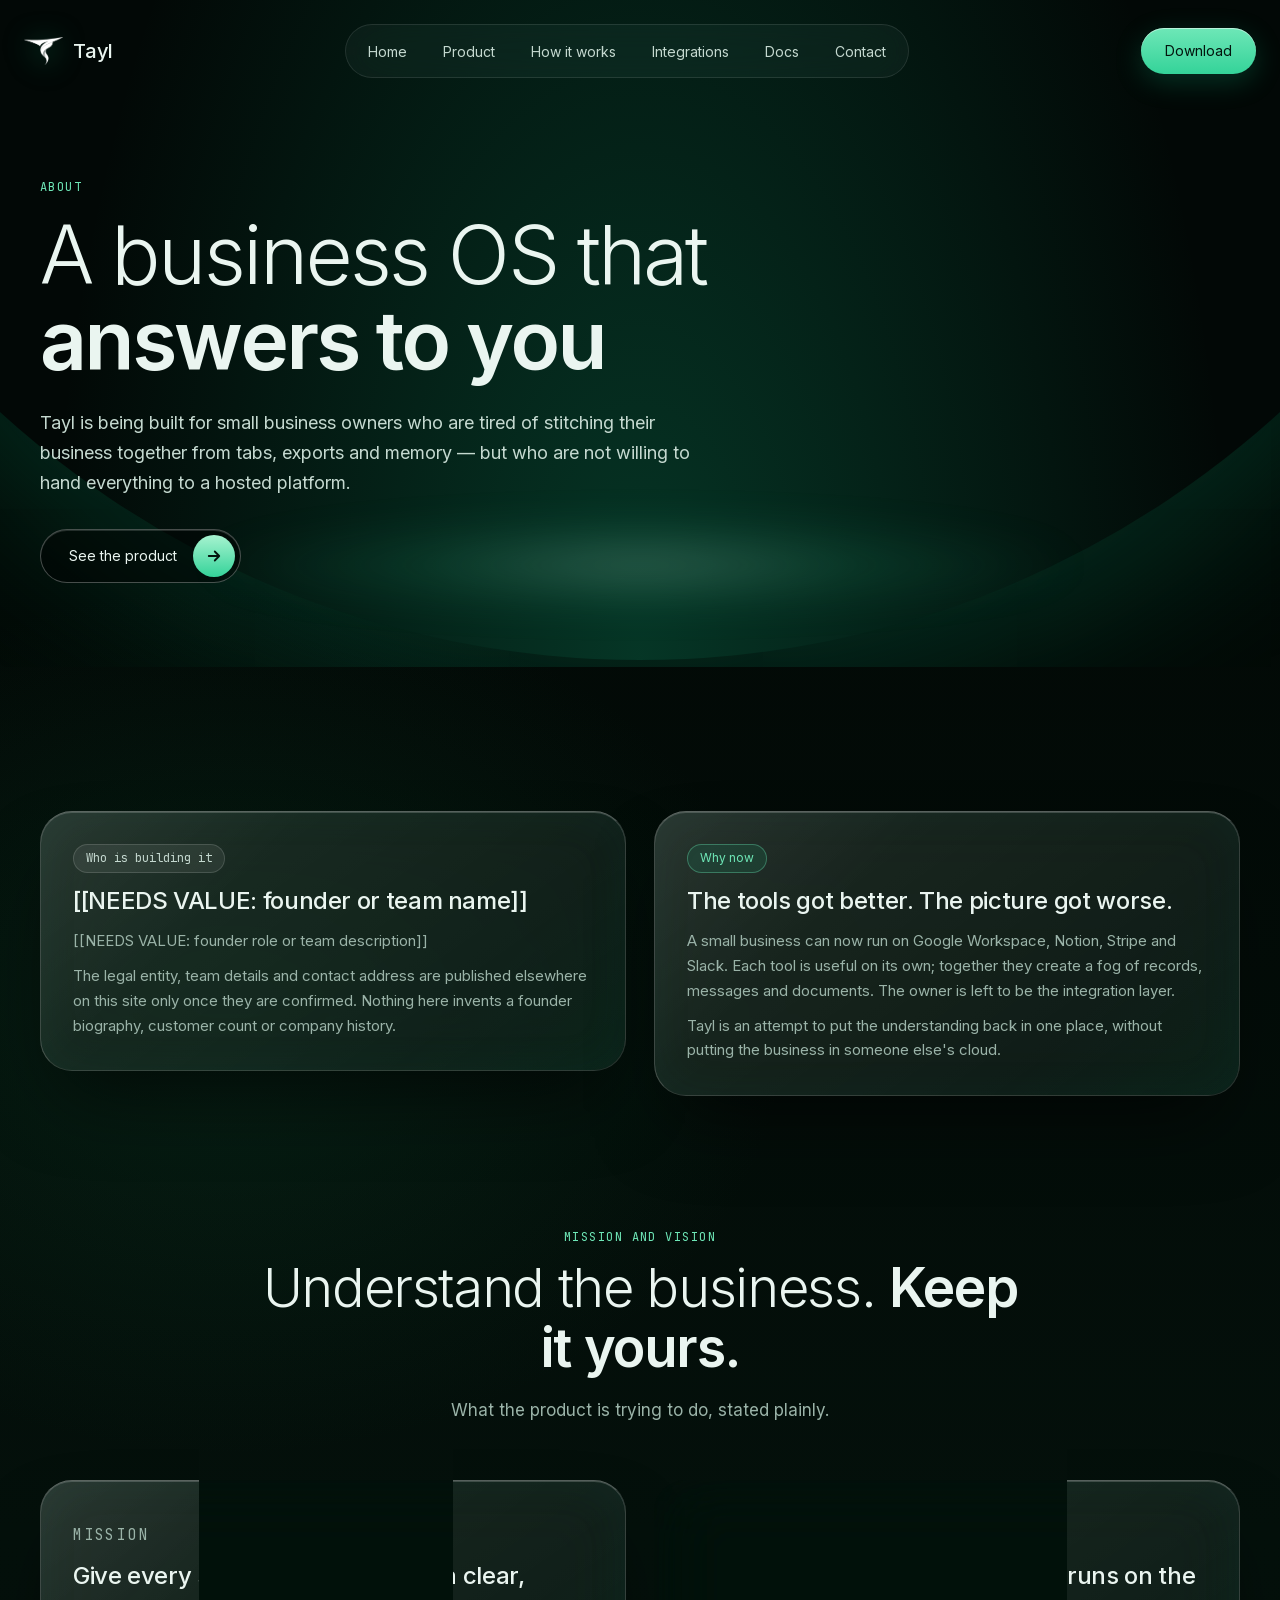
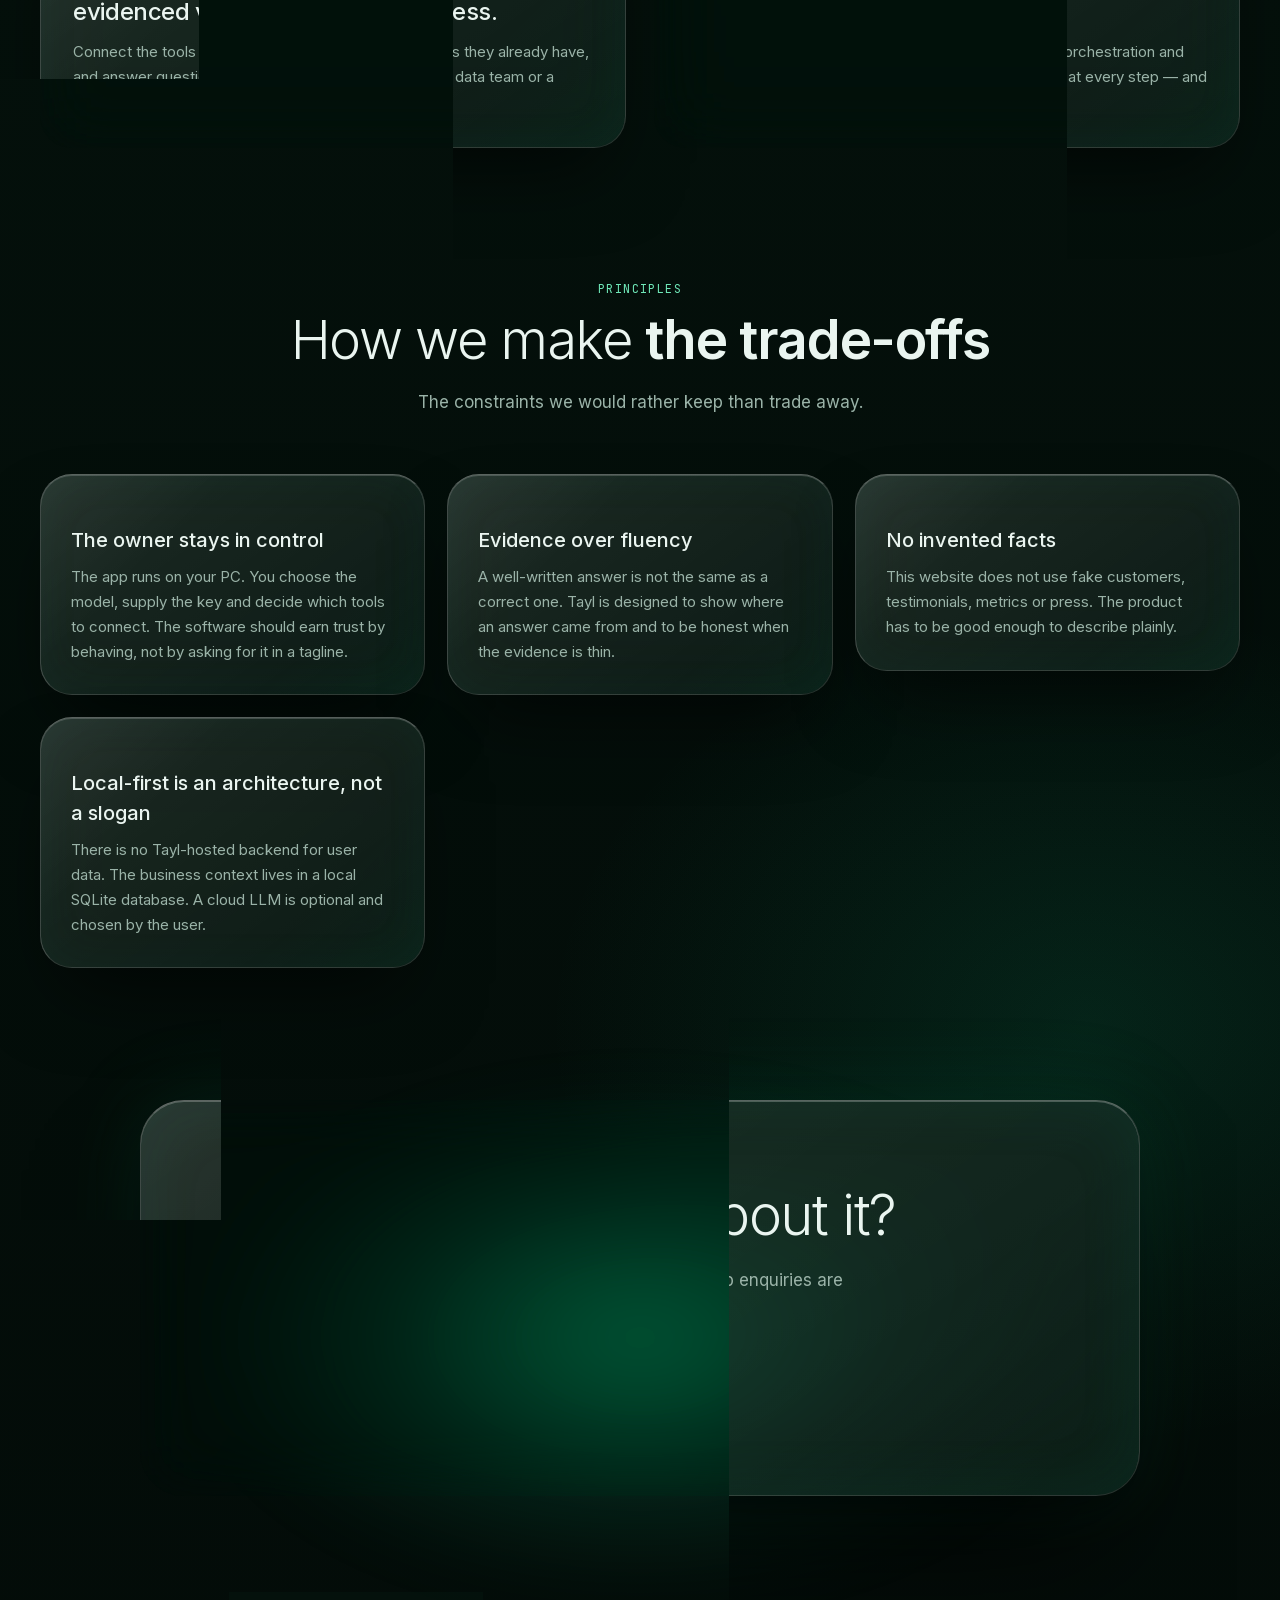
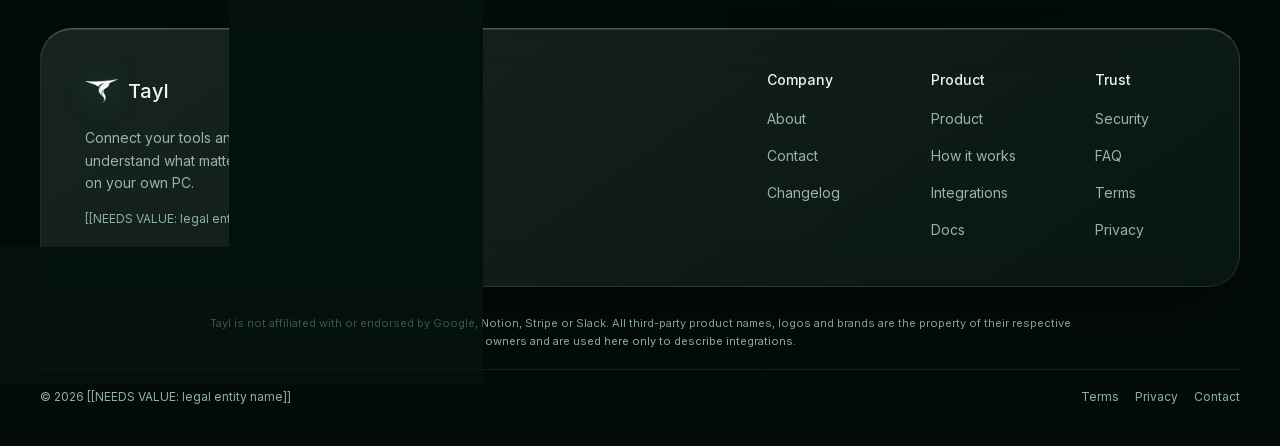
<file: about/index.html>
<!DOCTYPE html><html lang="en" class="_0bjUvq_variable yT9lVq_variable"><head><meta charSet="utf-8"/><meta name="viewport" content="width=device-width, initial-scale=1"/><link rel="preload" href="/_next/static/media/07c7676b89ed2778-s.p.2bn3s6zvc0dyp.woff2" as="font" crossorigin="" type="font/woff2"/><link rel="preload" href="/_next/static/media/53897e768d329f66-s.p.3t6q91iet4nsy.woff2" as="font" crossorigin="" type="font/woff2"/><link rel="preload" as="image" href="/tayl-logo-mark.png"/><link rel="stylesheet" href="/_next/static/chunks/3nd7hzq4lrant.css" data-precedence="next"/><link rel="preload" as="script" fetchPriority="low" href="/_next/static/chunks/2cy99g62ksls-.js"/><script src="/_next/static/chunks/2cjj6_kuijzr9.js" async=""></script><script src="/_next/static/chunks/38wna7vhf49b2.js" async=""></script><script src="/_next/static/chunks/442vfx08j-nf1.js" async=""></script><script src="/_next/static/chunks/turbopack-3-ry682tkyiqk.js" async=""></script><script src="/_next/static/chunks/1bi7x5td0u_f3.js" async=""></script><script src="/_next/static/chunks/0p9oeq57evo_q.js" async=""></script><script src="/_next/static/chunks/3k7w5_gj_jhl8.js" async=""></script><script src="/_next/static/chunks/24fjku2dnxh0z.js" async=""></script><script src="/_next/static/chunks/0hwg6fxjcio99.js" async=""></script><script src="/_next/static/chunks/1b41gz3xdmkzc.js" async=""></script><meta name="theme-color" content="#010503"/><meta name="color-scheme" content="dark"/><title>About — Tayl</title><meta name="description" content="Why Tayl is being built: a Business OS that runs on the owner&#x27;s PC, keeps business data local, lets the user choose their LLM, and grounds answers in evidence."/><meta name="application-name" content="Tayl"/><link rel="canonical" href="https://www.tayl.in/about/"/><meta property="og:title" content="About"/><meta property="og:description" content="Why Tayl is being built: a Business OS that runs on the owner&#x27;s PC, keeps business data local, lets the user choose their LLM, and grounds answers in evidence."/><meta property="og:url" content="https://www.tayl.in/about/"/><meta property="og:site_name" content="Tayl"/><meta property="og:locale" content="en_GB"/><meta property="og:image" content="https://www.tayl.in/og.png"/><meta property="og:image:width" content="1200"/><meta property="og:image:height" content="630"/><meta property="og:image:alt" content="About Tayl — Tayl"/><meta property="og:type" content="website"/><meta name="twitter:card" content="summary_large_image"/><meta name="twitter:title" content="About"/><meta name="twitter:description" content="Why Tayl is being built: a Business OS that runs on the owner&#x27;s PC, keeps business data local, lets the user choose their LLM, and grounds answers in evidence."/><meta name="twitter:image" content="https://www.tayl.in/og.png"/><link rel="icon" href="/favicon.ico?favicon.13a0b25-iipy6.ico" sizes="48x48" type="image/x-icon"/><link rel="icon" href="/icon.png?icon.047p-jxouo-me.png" sizes="512x512" type="image/png"/><link rel="apple-touch-icon" href="/apple-icon.png?apple-icon.252szw-sd3a4i.png" sizes="180x180" type="image/png"/><meta name="next-size-adjust" content=""/><meta name="referrer" content="strict-origin-when-cross-origin"/><script src="/_next/static/chunks/0cz1d0mv5g_q7.js" noModule=""></script></head><body><div hidden=""><!--$--><!--/$--></div><a href="#main" class="skip-link">Skip to content</a><header class="site-header"><div class="nav-shell"><a class="nav-brand focus-ring" aria-label="Tayl home" href="/"><img alt="" aria-hidden="true" width="42" height="30" decoding="async" data-nimg="1" class="site-logo" style="color:transparent" src="/tayl-logo-mark.png"/><span>Tayl</span></a><nav class="nav-links" aria-label="Primary"><a class="nav-link focus-ring " href="/">Home</a><a class="nav-link focus-ring " href="/product/">Product</a><a class="nav-link focus-ring " href="/how-it-works/">How it works</a><a class="nav-link focus-ring " href="/integrations/">Integrations</a><a class="nav-link focus-ring " href="/docs/">Docs</a><a class="nav-link focus-ring " href="/contact/">Contact</a></nav><div class="nav-actions"><a class="pill-button pill-button--solid focus-ring  nav-download focus-ring" href="https://www.mediafire.com/file/8qnl97zwieaw5ee/Tayl_Setup_0.0.0.exe/file"><span>Download</span></a><button type="button" class="menu-toggle focus-ring" aria-expanded="false" aria-controls="mobile-navigation"><span class="sr-only">Open menu</span><span class="menu-icon " aria-hidden="true"><span></span><span></span></span></button></div></div><div id="mobile-navigation" class="mobile-panel" hidden="" aria-label="Mobile navigation"><nav aria-label="Mobile primary"><a class="mobile-link focus-ring " href="/">Home</a><a class="mobile-link focus-ring " href="/product/">Product</a><a class="mobile-link focus-ring " href="/how-it-works/">How it works</a><a class="mobile-link focus-ring " href="/integrations/">Integrations</a><a class="mobile-link focus-ring " href="/docs/">Docs</a><a class="mobile-link focus-ring " href="/contact/">Contact</a><a class="pill-button pill-button--solid focus-ring  mobile-download" href="/download/"><span>Download for Windows</span></a></nav></div></header><main id="main"><header class="page-hero"><div class="page-hero__sphere" aria-hidden="true"></div><div class="page-hero__flare" aria-hidden="true"></div><div class="container page-hero__inner"><p class="eyebrow">About</p><h1>A business OS that <strong>answers to you</strong></h1><div class="page-hero__description">Tayl is being built for small business owners who are tired of stitching their business together from tabs, exports and memory — but who are not willing to hand everything to a hosted platform.</div><div class="page-hero__actions"><a class="pill-button pill-button--dark focus-ring pill-button--arrow" href="/product/"><span>See the product</span><span class="arrow-circle" aria-hidden="true"><svg width="18" height="18" viewBox="0 0 24 24" fill="none" stroke="currentColor" stroke-width="2.4" stroke-linecap="round" stroke-linejoin="round"><path d="M5 12h14M13 6l6 6-6 6"></path></svg></span></a></div></div></header><section class="section section--tight"><div class="container"><div class="two-col"><div class="reveal"><div class="glass-window glass-window--default feature-card"><span class="chip chip--mono">Who is building it</span><h2>[[NEEDS VALUE: founder or team name]]</h2><p>[[NEEDS VALUE: founder role or team description]]</p><p>The legal entity, team details and contact address are published elsewhere on this site only once they are confirmed. Nothing here invents a founder biography, customer count or company history.</p></div></div><div class="reveal" style="transition-delay:80ms"><div class="glass-window glass-window--default feature-card"><span class="chip chip--green">Why now</span><h2>The tools got better. The picture got worse.</h2><p>A small business can now run on Google Workspace, Notion, Stripe and Slack. Each tool is useful on its own; together they create a fog of records, messages and documents. The owner is left to be the integration layer.</p><p>Tayl is an attempt to put the understanding back in one place, without putting the business in someone else&#x27;s cloud.</p></div></div></div></div></section><section class="section"><div class="container"><div class="reveal"><div class="section-heading section-heading--center"><p class="eyebrow">Mission and vision</p><h2>Understand the business. <strong>Keep it yours.</strong></h2><p class="section-heading__description">What the product is trying to do, stated plainly.</p></div></div><div class="two-col"><div class="reveal"><div class="glass-window glass-window--default feature-card"><p class="eyebrow">Mission</p><h2>Give every small business owner a clear, evidenced view of their own business.</h2><p>Connect the tools they already use, read the documents they already have, and answer questions over that data without requiring a data team or a migration to a new platform.</p></div></div><div class="reveal" style="transition-delay:80ms"><div class="glass-window glass-window--default feature-card"><p class="eyebrow">Vision</p><h2>A business operating system that runs on the owner&#x27;s machine.</h2><p>One that moves from context to intelligence, decision, orchestration and execution with the evidence and the approval attached at every step — and that knows when to say it does not know.</p></div></div></div></div></section><section class="section"><div class="container"><div class="reveal"><div class="section-heading section-heading--center"><p class="eyebrow">Principles</p><h2>How we make <strong>the trade-offs</strong></h2><p class="section-heading__description">The constraints we would rather keep than trade away.</p></div></div><div class="why-grid"><div class="reveal"><div class="glass-window glass-window--default why-card"><h3>The owner stays in control</h3><p>The app runs on your PC. You choose the model, supply the key and decide which tools to connect. The software should earn trust by behaving, not by asking for it in a tagline.</p></div></div><div class="reveal" style="transition-delay:70ms"><div class="glass-window glass-window--default why-card"><h3>Evidence over fluency</h3><p>A well-written answer is not the same as a correct one. Tayl is designed to show where an answer came from and to be honest when the evidence is thin.</p></div></div><div class="reveal" style="transition-delay:140ms"><div class="glass-window glass-window--default why-card"><h3>No invented facts</h3><p>This website does not use fake customers, testimonials, metrics or press. The product has to be good enough to describe plainly.</p></div></div><div class="reveal" style="transition-delay:210ms"><div class="glass-window glass-window--default why-card"><h3>Local-first is an architecture, not a slogan</h3><p>There is no Tayl-hosted backend for user data. The business context lives in a local SQLite database. A cloud LLM is optional and chosen by the user.</p></div></div></div></div></section><section class="section"><div class="container final-section"><div class="cta-halo" aria-hidden="true"></div><div class="reveal"><div class="glass-window glass-window--default final-window"><h2>Want to talk about it?</h2><p>Questions, feedback and partnership enquiries are welcome.</p><a class="pill-button pill-button--dark focus-ring pill-button--arrow final-cta" href="/contact/"><span>Contact us</span><span class="arrow-circle" aria-hidden="true"><svg width="18" height="18" viewBox="0 0 24 24" fill="none" stroke="currentColor" stroke-width="2.4" stroke-linecap="round" stroke-linejoin="round"><path d="M5 12h14M13 6l6 6-6 6"></path></svg></span></a></div></div></div></section></main><!--$--><!--/$--><footer class="site-footer"><div class="container"><div class="footer-window"><div class="footer-intro"><a class="nav-brand focus-ring" aria-label="Tayl home" href="/"><img alt="" aria-hidden="true" loading="lazy" width="45" height="32" decoding="async" data-nimg="1" class="site-logo" style="color:transparent" src="/tayl-logo-mark.png"/><span>Tayl</span></a><p>Connect your tools and documents, and understand what matters across your business — on your own PC.</p><p class="footer-company">[[NEEDS VALUE: legal entity name]]</p></div><div class="footer-columns"><div><strong>Company</strong><a class="focus-ring" href="/about/">About</a><a class="focus-ring" href="/contact/">Contact</a><a class="focus-ring" href="/changelog/">Changelog</a></div><div><strong>Product</strong><a class="focus-ring" href="/product/">Product</a><a class="focus-ring" href="/how-it-works/">How it works</a><a class="focus-ring" href="/integrations/">Integrations</a><a class="focus-ring" href="/docs/">Docs</a></div><div><strong>Trust</strong><a class="focus-ring" href="/security/">Security</a><a class="focus-ring" href="/faq/">FAQ</a><a class="focus-ring" href="/terms/">Terms</a><a class="focus-ring" href="/privacy/">Privacy</a></div></div></div><div class="footer-meta"><p class="footer-disclaimer">Tayl is not affiliated with or endorsed by Google, Notion, Stripe or Slack. All third-party product names, logos and brands are the property of their respective owners and are used here only to describe integrations.</p><div class="footer-meta-row"><p>© <!-- -->2026<!-- --> <!-- -->[[NEEDS VALUE: legal entity name]]</p><div class="footer-small-links"><a class="focus-ring" href="/terms/">Terms</a><a class="focus-ring" href="/privacy/">Privacy</a><a class="focus-ring" href="/contact/">Contact</a></div></div></div></div></footer><noscript><style>.reveal{opacity:1 !important;transform:none !important}</style></noscript><script id="_R_">(globalThis["TURBOPACK"] || (globalThis["TURBOPACK"] = [])).push({"otherChunks":["static/chunks/2cy99g62ksls-.js","static/chunks/2cjj6_kuijzr9.js","static/chunks/38wna7vhf49b2.js","static/chunks/442vfx08j-nf1.js"],"runtimeModuleIds":[94814]});</script><script src="/_next/static/chunks/2cy99g62ksls-.js" async=""></script><script>(self.__next_f=self.__next_f||[]).push([0])</script><script>self.__next_f.push([1,"1:\"$Sreact.fragment\"\n2:\"/_next/static/chunks/1bi7x5td0u_f3.js\"\n3:\"/_next/static/chunks/0p9oeq57evo_q.js\"\n4:I[19250,[\"$2\",\"$3\"],\"SiteHeader\"]\n5:I[73946,[\"$2\",\"$3\"],\"default\"]\n6:\"/_next/static/chunks/3k7w5_gj_jhl8.js\"\n7:I[836,[\"$2\",\"$3\",\"$6\"],\"default\"]\n8:I[45514,[\"$2\",\"$3\"],\"default\"]\n9:\"/_next/static/chunks/24fjku2dnxh0z.js\"\na:I[29993,[\"$2\",\"$3\",\"$9\"],\"Orb\"]\nb:\"/_next/static/chunks/0hwg6fxjcio99.js\"\nc:I[42367,[\"$2\",\"$3\",\"$b\"],\"\"]\nd:I[6353,[\"$2\",\"$3\"],\"Image\"]\n17:\"/_next/static/chunks/1b41gz3xdmkzc.js\"\n18:I[66083,[\"$2\",\"$3\",\"$17\"],\"default\"]\n:HL[\"/_next/static/chunks/3nd7hzq4lrant.css\",\"style\"]\n:HL[\"/_next/static/media/07c7676b89ed2778-s.p.2bn3s6zvc0dyp.woff2\",\"font\",{\"crossOrigin\":\"\",\"type\":\"font/woff2\"}]\n:HL[\"/_next/static/media/53897e768d329f66-s.p.3t6q91iet4nsy.woff2\",\"font\",{\"crossOrigin\":\"\",\"type\":\"font/woff2\"}]\n13:X\n14:[[\"children\",{\"s\":\"__PAGE__\",\"h\":512,\"d\":{\"r\":\"$L15\",\"p\":false,\"v\":null}}]]\n11:[[\"children\",{\"s\":\"about\",\"h\":512,\"d\":{\"r\":\"$L12\",\"p\":false,\"v\":\"$13\"},\"c\":\"$Q14\"}]]\n0:{\"P\":null,\"c\":[\"\",\"about\",\"\"],\"q\":\"\",\"i\":false,\"t\":{\"t\":{\"s\":\"\",\"h\":528,\"d\":{\"r\":[\"$\",\"$1\",\"c\",{\"children\":[[[\"$\",\"link\",\"0\",{\"rel\":\"stylesheet\",\"href\":\"/_next/static/chunks/3nd7hzq4lrant.css\",\"precedence\":\"next\",\"crossOrigin\":\"$undefined\",\"nonce\":\"$undefined\"}],[\"$\",\"script\",\"script-0\",{\"src\":\"/_next/static/chunks/1bi7x5td0u_f3.js\",\"async\":true,\"nonce\":\"$undefined\"}],[\"$\",\"script\",\"script-1\",{\"src\":\"/_next/static/chunks/0p9oeq57evo_q.js\",\"async\":true,\"nonce\":\"$undefined\"}]],[\"$\",\"html\",null,{\"lang\":\"en\",\"className\":\"_0bjUvq_variable yT9lVq_variable\",\"children\":[\"$\",\"body\",null,{\"children\":[[\"$\",\"a\",null,{\"href\":\"#main\",\"className\":\"skip-link\",\"children\":\"Skip to content\"}],[\"$\",\"$L4\",null,{}],[\"$\",\"$L5\",null,{\"parallelRouterKey\":\"children\",\"error\":\"$7\",\"errorStyles\":[],\"errorScripts\":[[\"$\",\"script\",\"script-0\",{\"src\":\"/_next/static/chunks/3k7w5_gj_jhl8.js\",\"async\":true,\"nonce\":\"$undefined\"}]],\"template\":[\"$\",\"$L8\",null,{}],\"templateStyles\":\"$undefined\",\"templateScripts\":\"$undefined\",\"notFound\":[[\"$\",\"main\",null,{\"id\":\"main\",\"children\":[\"$\",\"section\",null,{\"className\":\"error-page\",\"children\":[[\"$\",\"div\",null,{\"className\":\"error-page__glow\",\"aria-hidden\":\"true\"}],[\"$\",\"div\",null,{\"className\":\"container\",\"children\":[[\"$\",\"div\",null,{\"className\":\"error-orb\",\"children\":[\"$\",\"$La\",null,{\"state\":\"searching\",\"size\":\"lg\",\"paused\":false,\"label\":\"Searching for the page\",\"decorative\":false}]}],[\"$\",\"p\",null,{\"className\":\"eyebrow\",\"children\":\"404\"}],[\"$\",\"h1\",null,{\"children\":\"This page is not here.\"}],[\"$\",\"p\",null,{\"children\":\"The link may be old, mistyped or pointing at something that has not been published yet. The home page and the documentation are good places to pick the thread back up.\"}],[\"$\",\"div\",null,{\"className\":\"error-page__actions\",\"children\":[[\"$\",\"$Lc\",null,{\"className\":\"pill-button pill-button--solid focus-ring pill-button--arrow\",\"href\":\"/\",\"children\":[[\"$\",\"span\",null,{\"children\":\"Back to home\"}],[\"$\",\"span\",null,{\"className\":\"arrow-circle\",\"aria-hidden\":\"true\",\"children\":[\"$\",\"svg\",null,{\"width\":\"18\",\"height\":\"18\",\"viewBox\":\"0 0 24 24\",\"fill\":\"none\",\"stroke\":\"currentColor\",\"strokeWidth\":\"2.4\",\"strokeLinecap\":\"round\",\"strokeLinejoin\":\"round\",\"children\":[\"$\",\"path\",null,{\"d\":\"M5 12h14M13 6l6 6-6 6\"}]}]}]]}],[\"$\",\"$Lc\",null,{\"className\":\"pill-button pill-button--dark focus-ring\",\"href\":\"/docs\",\"children\":[[\"$\",\"span\",null,{\"children\":\"Read the docs\"}],null]}]]}],[\"$\",\"p\",null,{\"className\":\"small muted\",\"style\":{\"marginTop\":22},\"children\":[\"Looking for the download? \",[\"$\",\"$Lc\",null,{\"href\":\"/download\",\"children\":\"Get Tayl for Windows\"}],\".\"]}]]}]]}]}],[]],\"forbidden\":\"$undefined\",\"unauthorized\":\"$undefined\"}],[\"$\",\"footer\",null,{\"className\":\"site-footer\",\"children\":[\"$\",\"div\",null,{\"className\":\"container\",\"children\":[[\"$\",\"div\",null,{\"className\":\"footer-window\",\"children\":[[\"$\",\"div\",null,{\"className\":\"footer-intro\",\"children\":[[\"$\",\"$Lc\",null,{\"href\":\"/\",\"className\":\"nav-brand focus-ring\",\"aria-label\":\"Tayl home\",\"children\":[[\"$\",\"$Ld\",null,{\"src\":\"/tayl-logo-mark.png\",\"alt\":\"\",\"aria-hidden\":\"true\",\"width\":45,\"height\":32,\"priority\":false,\"className\":\"site-logo\",\"sizes\":\"45px\"}],[\"$\",\"span\",null,{\"children\":\"Tayl\"}]]}],[\"$\",\"p\",null,{\"children\":\"Connect your tools and documents, and understand what matters across your business — on your own PC.\"}],[\"$\",\"p\",null,{\"className\":\"footer-company\",\"children\":[\"[[NEEDS VALUE: legal entity name]]\",null]}]]}],[\"$\",\"div\",null,{\"className\":\"footer-columns\",\"children\":[[\"$\",\"div\",\"Company\",{\"children\":[[\"$\",\"strong\",null,{\"children\":\"Company\"}],[[\"$\",\"$Lc\",\"/about\",{\"href\":\"/about\",\"className\":\"focus-ring\",\"children\":\"About\"}],[\"$\",\"$Lc\",\"/contact\",{\"href\":\"/contact\",\"className\":\"focus-ring\",\"children\":\"Contact\"}],[\"$\",\"$Lc\",\"/changelog\",{\"href\":\"/changelog\",\"className\":\"focus-ring\",\"children\":\"Changelog\"}]]]}],[\"$\",\"div\",\"Product\",{\"children\":[[\"$\",\"strong\",null,{\"children\":\"Product\"}],[[\"$\",\"$Lc\",\"/product\",{\"href\":\"/product\",\"className\":\"focus-ring\",\"children\":\"Product\"}],[\"$\",\"$Lc\",\"/how-it-works\",{\"href\":\"/how-it-works\",\"className\":\"focus-ring\",\"children\":\"How it works\"}],[\"$\",\"$Lc\",\"/integrations\",{\"href\":\"/integrations\",\"className\":\"focus-ring\",\"children\":\"Integrations\"}],[\"$\",\"$Lc\",\"/docs\",{\"href\":\"/docs\",\"className\":\"focus-ring\",\"children\":\"Docs\"}]]]}],[\"$\",\"div\",\"Trust\",{\"children\":[[\"$\",\"strong\",null,{\"children\":\"Trust\"}],[[\"$\",\"$Lc\",\"/security\",{\"href\":\"/security\",\"className\":\"focus-ring\",\"children\":\"Security\"}],[\"$\",\"$Lc\",\"/faq\",{\"href\":\"/faq\",\"className\":\"focus-ring\",\"children\":\"FAQ\"}],[\"$\",\"$Lc\",\"/terms\",{\"href\":\"/terms\",\"className\":\"focus-ring\",\"children\":\"Terms\"}],[\"$\",\"$Lc\",\"/privacy\",{\"href\":\"/privacy\",\"className\":\"focus-ring\",\"children\":\"Privacy\"}]]]}]]}]]}],[\"$\",\"div\",null,{\"className\":\"footer-meta\",\"children\":[[\"$\",\"p\",null,{\"className\":\"footer-disclaimer\",\"children\":\"Tayl is not affiliated with or endorsed by Google, Notion, Stripe or Slack. All third-party product names, logos and brands are the property of their respective owners and are used here only to describe integrations.\"}],\"$Le\"]}]]}]}],\"$Lf\",\"$L10\",null]}]}]]}],\"p\":false,\"v\":null},\"c\":\"$Q11\"},\"h\":{\"r\":\"$L16\",\"p\":false,\"v\":null}},\"m\":\"$undefined\",\"G\":[\"$18\",[\"$L19\"]],\"S\":true,\"r\":\"$undefined\",\"s\":\"$undefined\",\"a\":\"$undefined\",\"l\":\"$undefined\",\"p\":\"$undefined\",\"d\":\"$undefined\",\"b\":\"a4uO-B8TLqkMVQFPsuDyP\"}\n1b:I[47031,[\"$2\",\"$3\",\"$b\"],\"Reveal\"]\n20:\"ViewportBoundary\"\n21:I[247,[\"$2\",\"$3\"],\"$20\"]\n23:\"MetadataBoundary\"\n24:I[247,[\"$2\",\"$3\"],\"$23\"]\n25:\"$Sreact.suspense\"\ne:[\"$\",\"div\",null,{\"className\":\"footer-meta-row\",\"children\":[[\"$\",\"p\",null,{\"children\":[\"© \",2026,\" \",\"[[NEEDS VALUE: legal entity name]]\"]}],[\"$\",\"div\",null,{\"className\":\"footer-small-links\",\"children\":[[\"$\",\"$Lc\",null,{\"href\":\"/terms\",\"className\":\"focus-ring\",\"children\":\"Terms\"}],[\"$\",\"$Lc\",null,{\"href\":\"/privacy\",\"className\":\"focus-ring\",\"children\":\"Privacy\"}],[\"$\",\"$Lc\",null,{\"href\":\"/contact\",\"className\":\"focus-ring\",\"children\":\"Contact\"}],[]]}]]}]\n1a:[\"$\",\"style\",null,{\"children\":\".reveal{opacity:1 !important;transform:none !important}\"}]\nf:[\"$\",\"noscript\",null,{\"children\":\"$1a\"}]\n10:[\"$\",\"meta\",null,{\"name\":\"referrer\",\"content\":\"strict-origin-when-cross-origin\"}]\n12:[\"$\",\"$1\",\"c\",{\"children\":[null,[\"$\",\"$L5\",null,{\"parallelRouterKey\":\"children\",\"error\":\"$undefined\",\"errorStyles\":\"$undefined\",\"errorScripts\":\"$undefined\",\"template\":[\"$\",\"$L8\",null,{}],\"templateStyles\":\"$undefined\",\"templateScripts\":\"$undefined\",\"notFound\":\"$undefined\",\"forbidden\":\"$undefined\",\"unauthorized\":\"$undefined\"}]]}]\n15:[\"$\",\"$1\",\"c\",{\"children\":[[\"$\",\"main\",null,{\"id\":\"main\",\"children\":[[\"$\",\"header\",null,{\"className\":\"page-hero\",\"children\":[[\"$\",\"div\",null,{\"className\":\"page-hero__sphere\",\"aria-hidden\":\"true\"}],[\"$\",\"div\",null,{\"className\":\"page-hero__flare\",\"aria-hidden\":\"true\"}],[\"$\",\"div\",null,{\"className\":\"container page-hero__inner\",\"children\":[[\"$\",\"p\",null,{\"className\":\"eyebrow\",\"children\":\"About\"}],[\"$\",\"h1\",null,{\"children\":[\"A business OS that \",[\"$\",\"strong\",null,{\"children\":\"answers to you\"}]]}],[\"$\",\"div\",null,{\"className\":\"page-hero__description\",\"children\":\"Tayl is being built for small business owners who are tired of stitching their business together from tabs, exports and memory — but who are not willing to hand everything to a hosted platform.\"}],[\"$\",\"div\",null,{\"className\":\"page-hero__actions\",\"children\":[\"$\",\"$Lc\",null,{\"className\":\"pill-button pill-button--dark focus-ring pill-button--arrow\",\"href\":\"/product\",\"children\":[[\"$\",\"span\",null,{\"children\":\"See the product\"}],[\"$\",\"span\",null,{\"className\":\"arrow-circle\",\"aria-hidden\":\"true\",\"children\":[\"$\",\"svg\",null,{\"width\":\"18\",\"height\":\"18\",\"viewBox\":\"0 0 24 24\",\"fill\":\"none\",\"stroke\":\"currentColor\",\"strokeWidth\":\"2.4\",\"strokeLinecap\":\"round\",\"strokeLinejoin\":\"round\",\"children\":[\"$\",\"path\",null,{\"d\":\"M5 12h14M13 6l6 6-6 6\"}]}]}]]}]}],\"$undefined\"]}]]}],[\"$\",\"section\",null,{\"className\":\"section section--tight\",\"children\":[\"$\",\"div\",null,{\"className\":\"container\",\"children\":[\"$\",\"div\",null,{\"className\":\"two-col\",\"children\":[[\"$\",\"$L1b\",null,{\"children\":[\"$\",\"div\",null,{\"className\":\"glass-window glass-window--default feature-card\",\"children\":[[\"$\",\"span\",null,{\"className\":\"chip chip--mono\",\"children\":\"Who is building it\"}],[\"$\",\"h2\",null,{\"children\":\"[[NEEDS VALUE: founder or team name]]\"}],[\"$\",\"p\",null,{\"children\":\"[[NEEDS VALUE: founder role or team description]]\"}],[\"$\",\"p\",null,{\"children\":\"The legal entity, team details and contact address are published elsewhere on this site only once they are confirmed. Nothing here invents a founder biography, customer count or company history.\"}]]}]}],[\"$\",\"$L1b\",null,{\"delay\":80,\"children\":[\"$\",\"div\",null,{\"className\":\"glass-window glass-window--default feature-card\",\"children\":[[\"$\",\"span\",null,{\"className\":\"chip chip--green\",\"children\":\"Why now\"}],[\"$\",\"h2\",null,{\"children\":\"The tools got better. The picture got worse.\"}],[\"$\",\"p\",null,{\"children\":\"A small business can now run on Google Workspace, Notion, Stripe and Slack. Each tool is useful on its own; together they create a fog of records, messages and documents. The owner is left to be the integration layer.\"}],[\"$\",\"p\",null,{\"children\":\"Tayl is an attempt to put the understanding back in one place, without putting the business in someone else's cloud.\"}]]}]}]]}]}]}],[\"$\",\"section\",null,{\"className\":\"section\",\"children\":[\"$\",\"div\",null,{\"className\":\"container\",\"children\":[[\"$\",\"$L1b\",null,{\"children\":[\"$\",\"div\",null,{\"className\":\"section-heading section-heading--center\",\"children\":[[\"$\",\"p\",null,{\"className\":\"eyebrow\",\"children\":\"Mission and vision\"}],[\"$\",\"h2\",null,{\"children\":[\"Understand the business. \",[\"$\",\"strong\",null,{\"children\":\"Keep it yours.\"}]]}],[\"$\",\"p\",null,{\"className\":\"section-heading__description\",\"children\":\"What the product is trying to do, stated plainly.\"}]]}]}],[\"$\",\"div\",null,{\"className\":\"two-col\",\"children\":[[\"$\",\"$L1b\",null,{\"children\":[\"$\",\"div\",null,{\"className\":\"glass-window glass-window--default feature-card\",\"children\":[[\"$\",\"p\",null,{\"className\":\"eyebrow\",\"children\":\"Mission\"}],[\"$\",\"h2\",null,{\"children\":\"Give every small business owner a clear, evidenced view of their own business.\"}],[\"$\",\"p\",null,{\"children\":\"Connect the tools they already use, read the documents they already have, and answer questions over that data without requiring a data team or a migration to a new platform.\"}]]}]}],[\"$\",\"$L1b\",null,{\"delay\":80,\"children\":[\"$\",\"div\",null,{\"className\":\"glass-window glass-window--default feature-card\",\"children\":[[\"$\",\"p\",null,{\"className\":\"eyebrow\",\"children\":\"Vision\"}],[\"$\",\"h2\",null,{\"children\":\"A business operating system that runs on the owner's machine.\"}],[\"$\",\"p\",null,{\"children\":\"One that moves from context to intelligence, decision, orchestration and execution with the evidence and the approval attached at every step — and that knows when to say it does not know.\"}]]}]}]]}]]}]}],\"$L1c\",\"$L1d\"]}],[\"$L1e\"],\"$L1f\"]}]\n16:[\"$\",\"$1\",\"h\",{\"children\":[null,[\"$\",\"$L21\",null,{\"children\":\"$L22\"}],[\"$\",\"$L24\",null,{\"children\":[[\"$\",\"div\",null,{\"hidden\":true,\"children\":[\"$\",\"$25\",null,{\"name\":\"Next.Metadata\",\"children\":\"$L26\"}]}],null]}],[\"$\",\"meta\",null,{\"name\":\"next-size-adjust\",\"content\":\"\"}]]}]\n19:[\"$\",\"link\",\"0\",{\"rel\":\"stylesheet\",\"href\":\"/_next/static/chunks/3nd7hzq4lrant.css\",\"precedence\":\"next\",\"crossOrigin\":\"$undefined\",\"nonce\":\"$undefined\"}]\n27:I[247,[\"$2\",\"$3\"],\"OutletBoundary\"]\n13:C\n1c:[\"$\",\"section\",null,{\"className\":\"section\",\"children\":[\"$\",\"div\",null,{\"className\":\"container\",\"children\":[[\"$\",\"$L1b\",null,{\"children\":[\"$\",\"div\",null,{\"className\":\"section-heading section-heading--center\",\"children\":[[\"$\",\"p\",null,{\"className\":\"eyebrow\",\"children\":\"Principles\"}],[\"$\",\"h2\",null,{\"children\":[\"How we make \",[\"$\",\"strong\",null,{\"children\":\"the trade-offs\"}]]}],[\"$\",\"p\",null,{\"className\":\"section-heading__description\",\"children\":\"The constraints we would rather keep than trade away.\"}]]}]}],[\"$\",\"div\",null,{\"className\":\"why-grid\",\"children\":[[\"$\",\"$L1b\",\"The owner stays in control\",{\"delay\":0,\"children\":[\"$\",\"div\",null,{\"className\":\"glass-window glass-window--default why-card\",\"children\":[[\"$\",\"h3\",null,{\"children\":\"The owner stays in control\"}],[\"$\",\"p\",null,{\"children\":\"The app runs on your PC. You choose the model, supply the key and decide which tools to connect. The software should earn trust by behaving, not by asking for it in a tagline.\"}]]}]}],[\"$\",\"$L1b\",\"Evidence over fluency\",{\"delay\":70,\"children\":[\"$\",\"div\",null,{\"className\":\"glass-window glass-window--default why-card\",\"children\":[[\"$\",\"h3\",null,{\"children\":\"Evidence over fluency\"}],[\"$\",\"p\",null,{\"children\":\"A well-written answer is not the same as a correct one. Tayl is designed to show where an answer came from and to be honest when the evidence is thin.\"}]]}]}],[\"$\",\"$L1b\",\"No invented facts\",{\"delay\":140,\"children\":[\"$\",\"div\",null,{\"className\":\"glass-window glass-window--default why-card\",\"children\":[[\"$\",\"h3\",null,{\"children\":\"No invented facts\"}],[\"$\",\"p\",null,{\"children\":\"This website does not use fake customers, testimonials, metrics or press. The product has to be good enough to describe plainly.\"}]]}]}],[\"$\",\"$L1b\",\"Local-first is an architecture, not a slogan\",{\"delay\":210,\"children\":[\"$\",\"div\",null,{\"className\":\"glass-window glass-window--default why-card\",\"children\":[[\"$\",\"h3\",null,{\"children\":\"Local-first is an architecture, not a slogan\"}],[\"$\",\"p\",null,{\"children\":\"There is no Tayl-hosted backend for user data. The business context lives in a local SQLite database. A cloud LLM is optional and chosen by the user.\"}]]}]}]]}]]}]}]\n1d:[\"$\",\"section\",null,{\"className\":\"section\",\"children\":[\"$\",\"div\",null,{\"className\":\"container final-section\",\"children\":[[\"$\",\"div\",null,{\"className\":\"cta-halo\",\"aria-hidden\":\"true\"}],[\"$\",\"$L1b\",null,{\"children\":[\"$\",\"div\",null,{\"className\":\"glass-window glass-window--default final-window\",\"children\":[[\"$\",\"h2\",null,{\"children\":\"Want to talk about it?\"}],[\"$\",\"p\",null,{\"children\":\"Questions, feedback and partnership enquiries are welcome.\"}],[\"$\",\"$Lc\",null,{\"className\":\"pill-button pill-button--dark focus-ring pill-button--arrow final-cta\",\"href\":\"/contact\",\"children\":[[\"$\",\"span\",null,{\"children\":\"Contact us\"}],[\"$\",\"span\",null,{\"className\":\"arrow-circle\",\"aria-hidden\":\"true\",\"children\":[\"$\",\"svg\",null,{\"width\":\"18\",\"height\":\"18\",\"viewBox\":\"0 0 24 24\",\"fill\":\"none\",\"stroke\":\"currentColor\",\"strokeWidth\":\"2.4\",\"strokeLinecap\":\"round\",\"strokeLinejoin\":\"round\",\"children\":[\"$\",\"path\",null,{\"d\":\"M5 12h14M13 6l6 6-6 6\"}]}]}]]}]]}]}]]}]}]\n1e:[\"$\",\"script\",\"script-0\",{\"src\":\"/_next/static/chunks/0hwg6fxjcio99.js\",\"async\":true,\"nonce\":\"$undefined\"}]\n1f:[\"$\",\"$L27\",null,{\"children\":[\"$\",\"$25\",null,{\"name\":\"Next.MetadataOutlet\",\"children\":\"$@28\"}]}]\n22:[[\"$\",\"meta\",\"0\",{\"charSet\":\"utf-8\"}],[\"$\",\"meta\",\"1\",{\"name\":\"viewport\",\"content\":\"width=device-width, initial-scale=1\"}],[\"$\",\"meta\",\"2\",{\"name\":\"theme-color\",\"content\":\"#010503\"}],[\"$\",\"meta\",\"3\",{\"name\":\"color-scheme\",\"content\":\"dark\"}]]\n29:I[98851,[\"$2\",\"$3\"],\"IconMark\"]\n26:[[\"$\",\"title\",\"0\",{\"children\":\"About — Tayl\"}],[\"$\",\"meta\",\"1\",{\"name\":\"description\",\"content\":\"Why Tayl is being built: a Business OS that runs on the owner's PC, keeps business data local, lets the user choose their LLM, and grounds answers in evidence.\"}],[\"$\",\"meta\",\"2\",{\"name\":\"application-name\",\"content\":\"Tayl\"}],[\"$\",\"link\",\"3\",{\"rel\":\"canonical\",\"href\":\"https://www.tayl.in/about/\"}],[\"$\",\"meta\",\"4\",{\"property\":\"og:title\",\"content\":\"About\"}],[\"$\",\"meta\",\"5\",{\"property\":\"og:description\",\"content\":\"Why Tayl is being built: a Business OS that runs on the owner's PC, keeps business data local, lets the user choose their LLM, and grounds answers in evidence.\"}],[\"$\",\"meta\",\"6\",{\"property\":\"og:url\",\"content\":\"https://www.tayl.in/about/\"}],[\"$\",\"meta\",\"7\",{\"property\":\"og:site_name\",\"content\":\"Tayl\"}],[\"$\",\"meta\",\"8\",{\"property\":\"og:locale\",\"content\":\"en_GB\"}],[\"$\",\"meta\",\"9\",{\"property\":\"og:image\",\"content\":\"https://www.tayl.in/og.png\"}],[\"$\",\"meta\",\"10\",{\"property\":\"og:image:width\",\"content\":\"1200\"}],[\"$\",\"meta\",\"11\",{\"property\":\"og:image:height\",\"content\":\"630\"}],[\"$\",\"meta\",\"12\",{\"property\":\"og:image:alt\",\"content\":\"About Tayl — Tayl\"}],[\"$\",\"meta\",\"13\",{\"property\":\"og:type\",\"content\":\"website\"}],[\"$\",\"meta\",\"14\",{\"name\":\"twitter:card\",\"content\":\"summary_large_image\"}],[\"$\",\"meta\",\"15\",{\"name\":\"twitter:title\",\"content\":\"About\"}],[\"$\",\"meta\",\"16\",{\"name\":\"twitter:description\",\"content\":\"Why Tayl is being built: a Business OS that runs on the owner's PC, keeps business data local, lets the user choose their LLM, and grounds answers in evidence.\"}],[\"$\",\"meta\",\"17\",{\"name\":\"twitter:image\",\"content\":\"https://www.tayl.in/og.png\"}],[\"$\",\"link\",\"18\",{\"rel\":\"icon\",\"href\":\"/favicon.ico?favicon.13a0b25-iipy6.ico\",\"sizes\":\"48x48\",\"type\":\"image/x-icon\"}],[\"$\",\"link\",\"19\",{\"rel\":\"icon\",\"href\":\"/icon.png?icon.047p-jxouo-me.png\",\"sizes\":\"512x512\",\"type\":\"image/png\"}],[\"$\",\"link\",\"20\",{\"rel\":\"apple-touch-icon\",\"href\":\"/apple-icon.png?apple-icon.252szw-sd3a4i.png\",\"sizes\":\"180x180\",\"type\":\"image/png\"}],[\"$\",\"$L29\",\"21\",{}]]\n28:null\n"])</script></body></html>
</file>
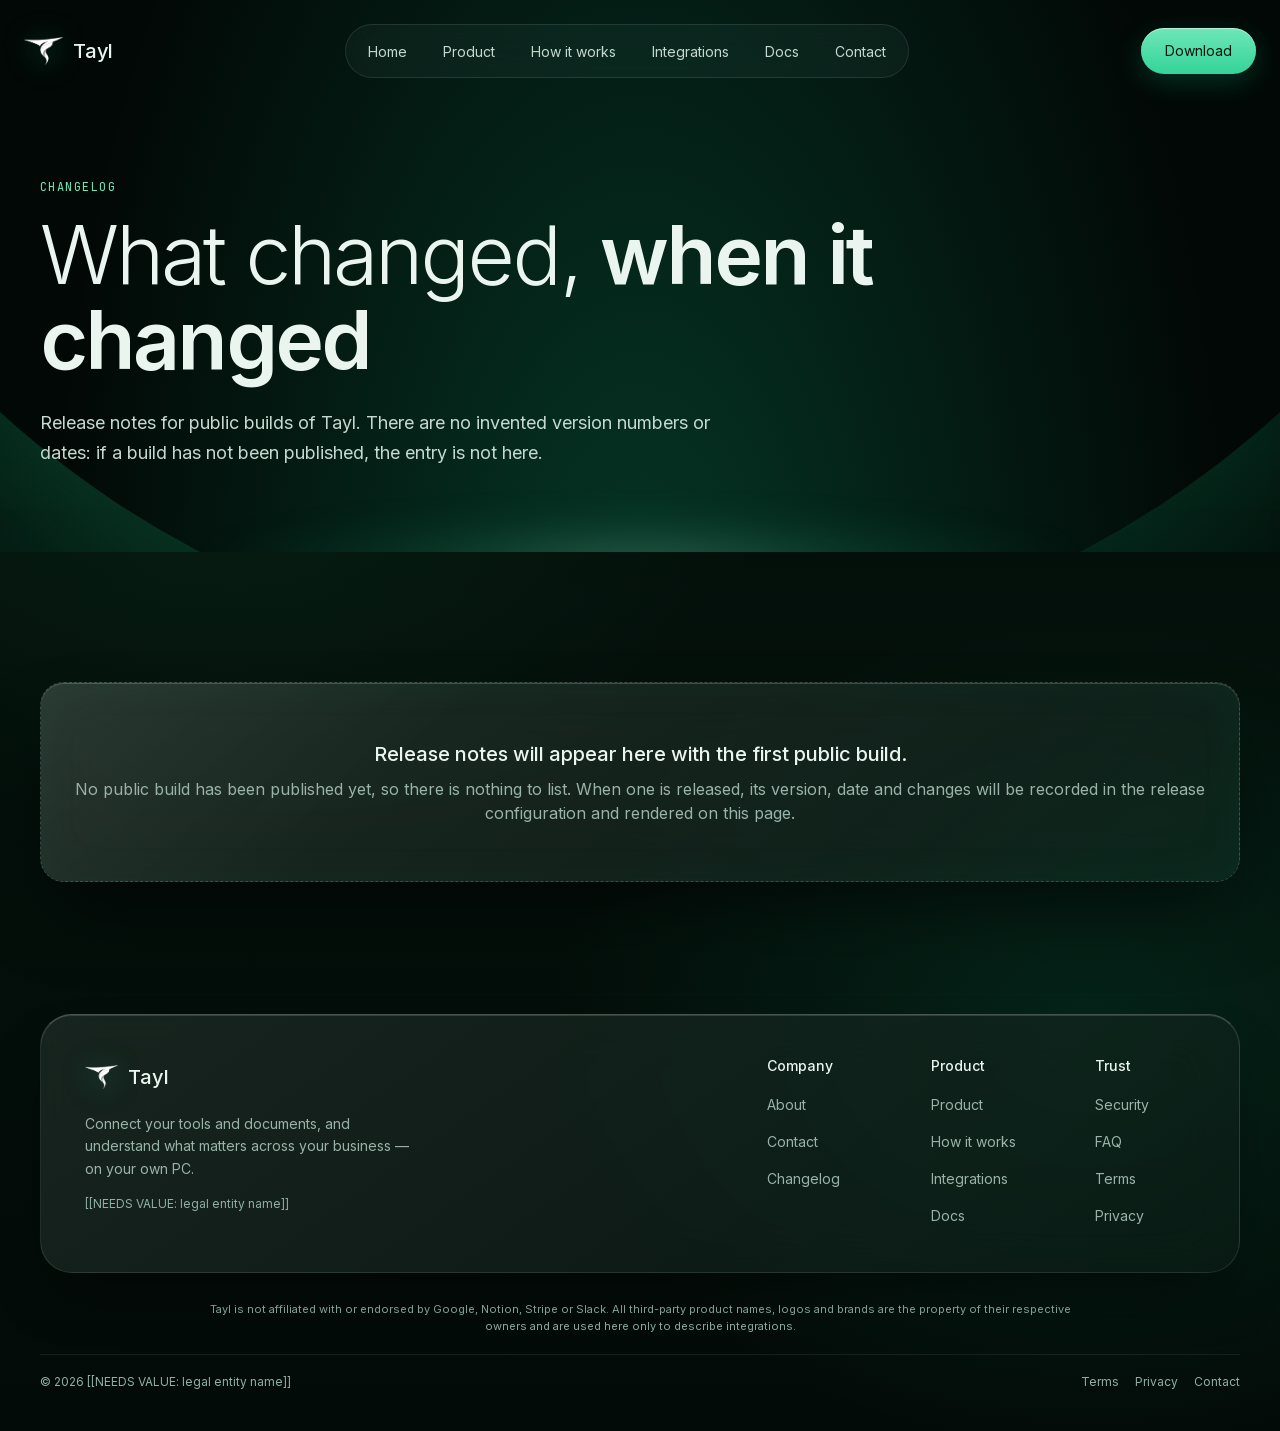
<file: changelog/index.html>
<!DOCTYPE html><html lang="en" class="_0bjUvq_variable yT9lVq_variable"><head><meta charSet="utf-8"/><meta name="viewport" content="width=device-width, initial-scale=1"/><link rel="preload" href="/_next/static/media/07c7676b89ed2778-s.p.2bn3s6zvc0dyp.woff2" as="font" crossorigin="" type="font/woff2"/><link rel="preload" href="/_next/static/media/53897e768d329f66-s.p.3t6q91iet4nsy.woff2" as="font" crossorigin="" type="font/woff2"/><link rel="preload" as="image" href="/tayl-logo-mark.png"/><link rel="stylesheet" href="/_next/static/chunks/3nd7hzq4lrant.css" data-precedence="next"/><link rel="preload" as="script" fetchPriority="low" href="/_next/static/chunks/2cy99g62ksls-.js"/><script src="/_next/static/chunks/2cjj6_kuijzr9.js" async=""></script><script src="/_next/static/chunks/38wna7vhf49b2.js" async=""></script><script src="/_next/static/chunks/442vfx08j-nf1.js" async=""></script><script src="/_next/static/chunks/turbopack-3-ry682tkyiqk.js" async=""></script><script src="/_next/static/chunks/1bi7x5td0u_f3.js" async=""></script><script src="/_next/static/chunks/0p9oeq57evo_q.js" async=""></script><script src="/_next/static/chunks/3k7w5_gj_jhl8.js" async=""></script><script src="/_next/static/chunks/24fjku2dnxh0z.js" async=""></script><script src="/_next/static/chunks/1b41gz3xdmkzc.js" async=""></script><script src="/_next/static/chunks/0hwg6fxjcio99.js" async=""></script><meta name="theme-color" content="#010503"/><meta name="color-scheme" content="dark"/><title>Changelog — Tayl</title><meta name="description" content="Release notes for Tayl. Entries appear here when public builds are published."/><meta name="application-name" content="Tayl"/><link rel="canonical" href="https://www.tayl.in/changelog/"/><meta property="og:title" content="Changelog"/><meta property="og:description" content="Release notes for Tayl. Entries appear here when public builds are published."/><meta property="og:url" content="https://www.tayl.in/changelog/"/><meta property="og:site_name" content="Tayl"/><meta property="og:locale" content="en_GB"/><meta property="og:image" content="https://www.tayl.in/og.png"/><meta property="og:image:width" content="1200"/><meta property="og:image:height" content="630"/><meta property="og:image:alt" content="Tayl changelog — Tayl"/><meta property="og:type" content="website"/><meta name="twitter:card" content="summary_large_image"/><meta name="twitter:title" content="Changelog"/><meta name="twitter:description" content="Release notes for Tayl. Entries appear here when public builds are published."/><meta name="twitter:image" content="https://www.tayl.in/og.png"/><link rel="icon" href="/favicon.ico?favicon.13a0b25-iipy6.ico" sizes="48x48" type="image/x-icon"/><link rel="icon" href="/icon.png?icon.047p-jxouo-me.png" sizes="512x512" type="image/png"/><link rel="apple-touch-icon" href="/apple-icon.png?apple-icon.252szw-sd3a4i.png" sizes="180x180" type="image/png"/><meta name="next-size-adjust" content=""/><meta name="referrer" content="strict-origin-when-cross-origin"/><script src="/_next/static/chunks/0cz1d0mv5g_q7.js" noModule=""></script></head><body><div hidden=""><!--$--><!--/$--></div><a href="#main" class="skip-link">Skip to content</a><header class="site-header"><div class="nav-shell"><a class="nav-brand focus-ring" aria-label="Tayl home" href="/"><img alt="" aria-hidden="true" width="42" height="30" decoding="async" data-nimg="1" class="site-logo" style="color:transparent" src="/tayl-logo-mark.png"/><span>Tayl</span></a><nav class="nav-links" aria-label="Primary"><a class="nav-link focus-ring " href="/">Home</a><a class="nav-link focus-ring " href="/product/">Product</a><a class="nav-link focus-ring " href="/how-it-works/">How it works</a><a class="nav-link focus-ring " href="/integrations/">Integrations</a><a class="nav-link focus-ring " href="/docs/">Docs</a><a class="nav-link focus-ring " href="/contact/">Contact</a></nav><div class="nav-actions"><a class="pill-button pill-button--solid focus-ring  nav-download focus-ring" href="https://www.mediafire.com/file/8qnl97zwieaw5ee/Tayl_Setup_0.0.0.exe/file"><span>Download</span></a><button type="button" class="menu-toggle focus-ring" aria-expanded="false" aria-controls="mobile-navigation"><span class="sr-only">Open menu</span><span class="menu-icon " aria-hidden="true"><span></span><span></span></span></button></div></div><div id="mobile-navigation" class="mobile-panel" hidden="" aria-label="Mobile navigation"><nav aria-label="Mobile primary"><a class="mobile-link focus-ring " href="/">Home</a><a class="mobile-link focus-ring " href="/product/">Product</a><a class="mobile-link focus-ring " href="/how-it-works/">How it works</a><a class="mobile-link focus-ring " href="/integrations/">Integrations</a><a class="mobile-link focus-ring " href="/docs/">Docs</a><a class="mobile-link focus-ring " href="/contact/">Contact</a><a class="pill-button pill-button--solid focus-ring  mobile-download" href="/download/"><span>Download for Windows</span></a></nav></div></header><main id="main"><header class="page-hero"><div class="page-hero__sphere" aria-hidden="true"></div><div class="page-hero__flare" aria-hidden="true"></div><div class="container page-hero__inner"><p class="eyebrow">Changelog</p><h1>What changed, <strong>when it changed</strong></h1><div class="page-hero__description">Release notes for public builds of Tayl. There are no invented version numbers or dates: if a build has not been published, the entry is not here.</div></div></header><section class="section section--tight"><div class="container"><div class="reveal"><div class="glass-window glass-window--default empty-state"><strong>Release notes will appear here with the first public build.</strong><p>No public build has been published yet, so there is nothing to list. When one is released, its version, date and changes will be recorded in the release configuration and rendered on this page.</p></div></div></div></section></main><!--$--><!--/$--><footer class="site-footer"><div class="container"><div class="footer-window"><div class="footer-intro"><a class="nav-brand focus-ring" aria-label="Tayl home" href="/"><img alt="" aria-hidden="true" loading="lazy" width="45" height="32" decoding="async" data-nimg="1" class="site-logo" style="color:transparent" src="/tayl-logo-mark.png"/><span>Tayl</span></a><p>Connect your tools and documents, and understand what matters across your business — on your own PC.</p><p class="footer-company">[[NEEDS VALUE: legal entity name]]</p></div><div class="footer-columns"><div><strong>Company</strong><a class="focus-ring" href="/about/">About</a><a class="focus-ring" href="/contact/">Contact</a><a class="focus-ring" href="/changelog/">Changelog</a></div><div><strong>Product</strong><a class="focus-ring" href="/product/">Product</a><a class="focus-ring" href="/how-it-works/">How it works</a><a class="focus-ring" href="/integrations/">Integrations</a><a class="focus-ring" href="/docs/">Docs</a></div><div><strong>Trust</strong><a class="focus-ring" href="/security/">Security</a><a class="focus-ring" href="/faq/">FAQ</a><a class="focus-ring" href="/terms/">Terms</a><a class="focus-ring" href="/privacy/">Privacy</a></div></div></div><div class="footer-meta"><p class="footer-disclaimer">Tayl is not affiliated with or endorsed by Google, Notion, Stripe or Slack. All third-party product names, logos and brands are the property of their respective owners and are used here only to describe integrations.</p><div class="footer-meta-row"><p>© <!-- -->2026<!-- --> <!-- -->[[NEEDS VALUE: legal entity name]]</p><div class="footer-small-links"><a class="focus-ring" href="/terms/">Terms</a><a class="focus-ring" href="/privacy/">Privacy</a><a class="focus-ring" href="/contact/">Contact</a></div></div></div></div></footer><noscript><style>.reveal{opacity:1 !important;transform:none !important}</style></noscript><script id="_R_">(globalThis["TURBOPACK"] || (globalThis["TURBOPACK"] = [])).push({"otherChunks":["static/chunks/2cy99g62ksls-.js","static/chunks/2cjj6_kuijzr9.js","static/chunks/38wna7vhf49b2.js","static/chunks/442vfx08j-nf1.js"],"runtimeModuleIds":[94814]});</script><script src="/_next/static/chunks/2cy99g62ksls-.js" async=""></script><script>(self.__next_f=self.__next_f||[]).push([0])</script><script>self.__next_f.push([1,"1:\"$Sreact.fragment\"\n2:\"/_next/static/chunks/1bi7x5td0u_f3.js\"\n3:\"/_next/static/chunks/0p9oeq57evo_q.js\"\n4:I[19250,[\"$2\",\"$3\"],\"SiteHeader\"]\n5:I[73946,[\"$2\",\"$3\"],\"default\"]\n6:\"/_next/static/chunks/3k7w5_gj_jhl8.js\"\n7:I[836,[\"$2\",\"$3\",\"$6\"],\"default\"]\n8:I[45514,[\"$2\",\"$3\"],\"default\"]\n9:\"/_next/static/chunks/24fjku2dnxh0z.js\"\na:I[29993,[\"$2\",\"$3\",\"$9\"],\"Orb\"]\nb:I[42367,[\"$2\",\"$3\",\"$9\"],\"\"]\nc:I[6353,[\"$2\",\"$3\"],\"Image\"]\n16:\"/_next/static/chunks/1b41gz3xdmkzc.js\"\n17:I[66083,[\"$2\",\"$3\",\"$16\"],\"default\"]\n:HL[\"/_next/static/chunks/3nd7hzq4lrant.css\",\"style\"]\n:HL[\"/_next/static/media/07c7676b89ed2778-s.p.2bn3s6zvc0dyp.woff2\",\"font\",{\"crossOrigin\":\"\",\"type\":\"font/woff2\"}]\n:HL[\"/_next/static/media/53897e768d329f66-s.p.3t6q91iet4nsy.woff2\",\"font\",{\"crossOrigin\":\"\",\"type\":\"font/woff2\"}]\n12:X\n13:[[\"children\",{\"s\":\"__PAGE__\",\"h\":512,\"d\":{\"r\":\"$L14\",\"p\":false,\"v\":null}}]]\n10:[[\"children\",{\"s\":\"changelog\",\"h\":512,\"d\":{\"r\":\"$L11\",\"p\":false,\"v\":\"$12\"},\"c\":\"$Q13\"}]]\n0:{\"P\":null,\"c\":[\"\",\"changelog\",\"\"],\"q\":\"\",\"i\":false,\"t\":{\"t\":{\"s\":\"\",\"h\":528,\"d\":{\"r\":[\"$\",\"$1\",\"c\",{\"children\":[[[\"$\",\"link\",\"0\",{\"rel\":\"stylesheet\",\"href\":\"/_next/static/chunks/3nd7hzq4lrant.css\",\"precedence\":\"next\",\"crossOrigin\":\"$undefined\",\"nonce\":\"$undefined\"}],[\"$\",\"script\",\"script-0\",{\"src\":\"/_next/static/chunks/1bi7x5td0u_f3.js\",\"async\":true,\"nonce\":\"$undefined\"}],[\"$\",\"script\",\"script-1\",{\"src\":\"/_next/static/chunks/0p9oeq57evo_q.js\",\"async\":true,\"nonce\":\"$undefined\"}]],[\"$\",\"html\",null,{\"lang\":\"en\",\"className\":\"_0bjUvq_variable yT9lVq_variable\",\"children\":[\"$\",\"body\",null,{\"children\":[[\"$\",\"a\",null,{\"href\":\"#main\",\"className\":\"skip-link\",\"children\":\"Skip to content\"}],[\"$\",\"$L4\",null,{}],[\"$\",\"$L5\",null,{\"parallelRouterKey\":\"children\",\"error\":\"$7\",\"errorStyles\":[],\"errorScripts\":[[\"$\",\"script\",\"script-0\",{\"src\":\"/_next/static/chunks/3k7w5_gj_jhl8.js\",\"async\":true,\"nonce\":\"$undefined\"}]],\"template\":[\"$\",\"$L8\",null,{}],\"templateStyles\":\"$undefined\",\"templateScripts\":\"$undefined\",\"notFound\":[[\"$\",\"main\",null,{\"id\":\"main\",\"children\":[\"$\",\"section\",null,{\"className\":\"error-page\",\"children\":[[\"$\",\"div\",null,{\"className\":\"error-page__glow\",\"aria-hidden\":\"true\"}],[\"$\",\"div\",null,{\"className\":\"container\",\"children\":[[\"$\",\"div\",null,{\"className\":\"error-orb\",\"children\":[\"$\",\"$La\",null,{\"state\":\"searching\",\"size\":\"lg\",\"paused\":false,\"label\":\"Searching for the page\",\"decorative\":false}]}],[\"$\",\"p\",null,{\"className\":\"eyebrow\",\"children\":\"404\"}],[\"$\",\"h1\",null,{\"children\":\"This page is not here.\"}],[\"$\",\"p\",null,{\"children\":\"The link may be old, mistyped or pointing at something that has not been published yet. The home page and the documentation are good places to pick the thread back up.\"}],[\"$\",\"div\",null,{\"className\":\"error-page__actions\",\"children\":[[\"$\",\"$Lb\",null,{\"className\":\"pill-button pill-button--solid focus-ring pill-button--arrow\",\"href\":\"/\",\"children\":[[\"$\",\"span\",null,{\"children\":\"Back to home\"}],[\"$\",\"span\",null,{\"className\":\"arrow-circle\",\"aria-hidden\":\"true\",\"children\":[\"$\",\"svg\",null,{\"width\":\"18\",\"height\":\"18\",\"viewBox\":\"0 0 24 24\",\"fill\":\"none\",\"stroke\":\"currentColor\",\"strokeWidth\":\"2.4\",\"strokeLinecap\":\"round\",\"strokeLinejoin\":\"round\",\"children\":[\"$\",\"path\",null,{\"d\":\"M5 12h14M13 6l6 6-6 6\"}]}]}]]}],[\"$\",\"$Lb\",null,{\"className\":\"pill-button pill-button--dark focus-ring\",\"href\":\"/docs\",\"children\":[[\"$\",\"span\",null,{\"children\":\"Read the docs\"}],null]}]]}],[\"$\",\"p\",null,{\"className\":\"small muted\",\"style\":{\"marginTop\":22},\"children\":[\"Looking for the download? \",[\"$\",\"$Lb\",null,{\"href\":\"/download\",\"children\":\"Get Tayl for Windows\"}],\".\"]}]]}]]}]}],[]],\"forbidden\":\"$undefined\",\"unauthorized\":\"$undefined\"}],[\"$\",\"footer\",null,{\"className\":\"site-footer\",\"children\":[\"$\",\"div\",null,{\"className\":\"container\",\"children\":[[\"$\",\"div\",null,{\"className\":\"footer-window\",\"children\":[[\"$\",\"div\",null,{\"className\":\"footer-intro\",\"children\":[[\"$\",\"$Lb\",null,{\"href\":\"/\",\"className\":\"nav-brand focus-ring\",\"aria-label\":\"Tayl home\",\"children\":[[\"$\",\"$Lc\",null,{\"src\":\"/tayl-logo-mark.png\",\"alt\":\"\",\"aria-hidden\":\"true\",\"width\":45,\"height\":32,\"priority\":false,\"className\":\"site-logo\",\"sizes\":\"45px\"}],[\"$\",\"span\",null,{\"children\":\"Tayl\"}]]}],[\"$\",\"p\",null,{\"children\":\"Connect your tools and documents, and understand what matters across your business — on your own PC.\"}],[\"$\",\"p\",null,{\"className\":\"footer-company\",\"children\":[\"[[NEEDS VALUE: legal entity name]]\",null]}]]}],[\"$\",\"div\",null,{\"className\":\"footer-columns\",\"children\":[[\"$\",\"div\",\"Company\",{\"children\":[[\"$\",\"strong\",null,{\"children\":\"Company\"}],[[\"$\",\"$Lb\",\"/about\",{\"href\":\"/about\",\"className\":\"focus-ring\",\"children\":\"About\"}],[\"$\",\"$Lb\",\"/contact\",{\"href\":\"/contact\",\"className\":\"focus-ring\",\"children\":\"Contact\"}],[\"$\",\"$Lb\",\"/changelog\",{\"href\":\"/changelog\",\"className\":\"focus-ring\",\"children\":\"Changelog\"}]]]}],[\"$\",\"div\",\"Product\",{\"children\":[[\"$\",\"strong\",null,{\"children\":\"Product\"}],[[\"$\",\"$Lb\",\"/product\",{\"href\":\"/product\",\"className\":\"focus-ring\",\"children\":\"Product\"}],[\"$\",\"$Lb\",\"/how-it-works\",{\"href\":\"/how-it-works\",\"className\":\"focus-ring\",\"children\":\"How it works\"}],[\"$\",\"$Lb\",\"/integrations\",{\"href\":\"/integrations\",\"className\":\"focus-ring\",\"children\":\"Integrations\"}],[\"$\",\"$Lb\",\"/docs\",{\"href\":\"/docs\",\"className\":\"focus-ring\",\"children\":\"Docs\"}]]]}],[\"$\",\"div\",\"Trust\",{\"children\":[[\"$\",\"strong\",null,{\"children\":\"Trust\"}],[[\"$\",\"$Lb\",\"/security\",{\"href\":\"/security\",\"className\":\"focus-ring\",\"children\":\"Security\"}],[\"$\",\"$Lb\",\"/faq\",{\"href\":\"/faq\",\"className\":\"focus-ring\",\"children\":\"FAQ\"}],[\"$\",\"$Lb\",\"/terms\",{\"href\":\"/terms\",\"className\":\"focus-ring\",\"children\":\"Terms\"}],[\"$\",\"$Lb\",\"/privacy\",{\"href\":\"/privacy\",\"className\":\"focus-ring\",\"children\":\"Privacy\"}]]]}]]}]]}],[\"$\",\"div\",null,{\"className\":\"footer-meta\",\"children\":[[\"$\",\"p\",null,{\"className\":\"footer-disclaimer\",\"children\":\"Tayl is not affiliated with or endorsed by Google, Notion, Stripe or Slack. All third-party product names, logos and brands are the property of their respective owners and are used here only to describe integrations.\"}],\"$Ld\"]}]]}]}],\"$Le\",\"$Lf\",null]}]}]]}],\"p\":false,\"v\":null},\"c\":\"$Q10\"},\"h\":{\"r\":\"$L15\",\"p\":false,\"v\":null}},\"m\":\"$undefined\",\"G\":[\"$17\",[\"$L18\"]],\"S\":true,\"r\":\"$undefined\",\"s\":\"$undefined\",\"a\":\"$undefined\",\"l\":\"$undefined\",\"p\":\"$undefined\",\"d\":\"$undefined\",\"b\":\"a4uO-B8TLqkMVQFPsuDyP\"}\n1a:\"/_next/static/chunks/0hwg6fxjcio99.js\"\n1b:I[47031,[\"$2\",\"$3\",\"$1a\"],\"Reveal\"]\n1c:I[247,[\"$2\",\"$3\"],\"OutletBoundary\"]\n1d:\"$Sreact.suspense\"\n1f:\"ViewportBoundary\"\n20:I[247,[\"$2\",\"$3\"],\"$1f\"]\n22:\"MetadataBoundary\"\n23:I[247,[\"$2\",\"$3\"],\"$22\"]\nd:[\"$\",\"div\",null,{\"className\":\"footer-meta-row\",\"children\":[[\"$\",\"p\",null,{\"children\":[\"© \",2026,\" \",\"[[NEEDS VALUE: legal entity name]]\"]}],[\"$\",\"div\",null,{\"className\":\"footer-small-links\",\"children\":[[\"$\",\"$Lb\",null,{\"href\":\"/terms\",\"className\":\"focus-ring\",\"children\":\"Terms\"}],[\"$\",\"$Lb\",null,{\"href\":\"/privacy\",\"className\":\"focus-ring\",\"children\":\"Privacy\"}],[\"$\",\"$Lb\",null,{\"href\":\"/contact\",\"className\":\"focus-ring\",\"children\":\"Contact\"}],[]]}]]}]\n19:[\"$\",\"style\",null,{\"children\":\".reveal{opacity:1 !important;transform:none !important}\"}]\ne:[\"$\",\"noscript\",null,{\"children\":\"$19\"}]\nf:[\"$\",\"meta\",null,{\"name\":\"referrer\",\"content\":\"strict-origin-when-cross-origin\"}]\n11:[\"$\",\"$1\",\"c\",{\"children\":[null,[\"$\",\"$L5\",null,{\"parallelRouterKey\":\"children\",\"error\":\"$undefined\",\"errorStyles\":\"$undefined\",\"errorScripts\":\"$undefined\",\"template\":[\"$\",\"$L8\",null,{}],\"templateStyles\":\"$undefined\",\"templateScripts\":\"$undefined\",\"notFound\":\"$undefined\",\"forbidden\":\"$undefined\",\"unauthorized\":\"$undefined\"}]]}]\n14:[\"$\",\"$1\",\"c\",{\"children\":[[\"$\",\"main\",null,{\"id\":\"main\",\"children\":[[\"$\",\"header\",null,{\"className\":\"page-hero\",\"children\":[[\"$\",\"div\",null,{\"className\":\"page-hero__sphere\",\"aria-hidden\":\"true\"}],[\"$\",\"div\",null,{\"className\":\"page-hero__flare\",\"aria-hidden\":\"true\"}],[\"$\",\"div\",null,{\"className\":\"container page-hero__inner\",\"children\":[[\"$\",\"p\",null,{\"className\":\"eyebrow\",\"children\":\"Changelog\"}],[\"$\",\"h1\",null,{\"children\":[\"What changed, \",[\"$\",\"strong\",null,{\"children\":\"when it changed\"}]]}],[\"$\",\"div\",null,{\"className\":\"page-hero__description\",\"children\":\"Release notes for public builds of Tayl. There are no invented version numbers or dates: if a build has not been published, the entry is not here.\"}],null,\"$undefined\"]}]]}],[\"$\",\"section\",null,{\"className\":\"section section--tight\",\"children\":[\"$\",\"div\",null,{\"className\":\"container\",\"children\":[\"$\",\"$L1b\",null,{\"children\":[\"$\",\"div\",null,{\"className\":\"glass-window glass-window--default empty-state\",\"children\":[[\"$\",\"strong\",null,{\"children\":\"Release notes will appear here with the first public build.\"}],[\"$\",\"p\",null,{\"children\":\"No public build has been published yet, so there is nothing to list. When one is released, its version, date and changes will be recorded in the release configuration and rendered on this page.\"}]]}]}]}]}]]}],[[\"$\",\"script\",\"script-0\",{\"src\":\"/_next/static/chunks/0hwg6fxjcio99.js\",\"async\":true,\"nonce\":\"$undefined\"}]],[\"$\",\"$L1c\",null,{\"children\":[\"$\",\"$1d\",null,{\"name\":\"Next.MetadataOutlet\",\"children\":\"$@1e\"}]}]]}]\n15:[\"$\",\"$1\",\"h\",{\"children\":[null,[\"$\",\"$L20\",null,{\"children\":\"$L21\"}],[\"$\",\"$L23\",null,{\"children\":[[\"$\",\"div\",null,{\"hidden\":true,\"children\":[\"$\",\"$1d\",null,{\"name\":\"Next.Metadata\",\"children\":\"$L24\"}]}],null]}],[\"$\",\"meta\",null,{\"name\":\"next-size-adjust\",\"content\":\"\"}]]}]\n18:[\"$\",\"link\",\"0\",{\"rel\":\"stylesheet\",\"href\":\"/_next/static/chunks/3nd7hzq4lrant.css\",\"precedence\":\"next\",\"crossOrigin\":\"$undefined\",\"nonce\":\"$undefined\"}]\n12:C\n21:[[\"$\",\"meta\",\"0\",{\"charSet\":\"utf-8\"}],[\"$\",\"meta\",\"1\",{\"name\":\"viewport\",\"content\":\"width=device-width, initial-scale=1\"}],[\"$\",\"meta\",\"2\",{\"name\":\"theme-color\",\"content\":\"#010503\"}],[\"$\",\"meta\",\"3\",{\"name\":\"color-scheme\",\"content\":\"dark\"}]]\n25:I[98851,[\"$2\",\"$3\"],\"IconMark\"]\n1e:null\n24:[[\"$\",\"title\",\"0\",{\"children\":\"Changelog — Tayl\"}],[\"$\",\"meta\",\"1\",{\"name\":\"description\",\"content\":\"Release notes for Tayl. Entries appear here when public builds are published.\"}],[\"$\",\"meta\",\"2\",{\"name\":\"application-name\",\"content\":\"Tayl\"}],[\"$\",\"link\",\"3\",{\"rel\":\"canonical\",\"href\":\"https://www.tayl.in/changelog/\"}],[\"$\",\"meta\",\"4\",{\"property\":\"og:title\",\"content\":\"Changelog\"}],[\"$\",\"meta\",\"5\",{\"property\":\"og:description\",\"content\":\"Release notes for Tayl. Entries appear here when public builds are published.\"}],[\"$\",\"meta\",\"6\",{\"property\":\"og:url\",\"content\":\"https://www.tayl.in/changelog/\"}],[\"$\",\"meta\",\"7\",{\"property\":\"og:site_name\",\"content\":\"Tayl\"}],[\"$\",\"meta\",\"8\",{\"property\":\"og:locale\",\"content\":\"en_GB\"}],[\"$\",\"meta\",\"9\",{\"property\":\"og:image\",\"content\":\"https://www.tayl.in/og.png\"}],[\"$\",\"meta\",\"10\",{\"property\":\"og:image:width\",\"content\":\"1200\"}],[\"$\",\"meta\",\"11\",{\"property\":\"og:image:height\",\"content\":\"630\"}],[\"$\",\"meta\",\"12\",{\"property\":\"og:image:alt\",\"content\":\"Tayl changelog — Tayl\"}],[\"$\",\"meta\",\"13\",{\"property\":\"og:type\",\"content\":\"website\"}],[\"$\",\"meta\",\"14\",{\"name\":\"twitter:card\",\"content\":\"summary_large_image\"}],[\"$\",\"meta\",\"15\",{\"name\":\"twitter:title\",\"content\":\"Changelog\"}],[\"$\",\"meta\",\"16\",{\"name\":\"twitter:description\",\"content\":\"Release notes for Tayl. Entries appear here when public builds are published.\"}],[\"$\",\"meta\",\"17\",{\"name\":\"twitter:image\",\"content\":\"https://www.tayl.in/og.png\"}],[\"$\",\"link\",\"18\",{\"rel\":\"icon\",\"href\":\"/favicon.ico?favicon.13a0b25-iipy6.ico\",\"sizes\":\"48x48\",\"type\":\"image/x-icon\"}],[\"$\",\"link\",\"19\",{\"rel\":\"icon\",\"href\":\"/icon.png?icon.047p-jxouo-me.png\",\"sizes\":\"512x512\",\"type\":\"image/png\"}],[\"$\",\"link\",\"20\",{\"rel\":\"apple-touch-icon\",\"href\":\"/apple-icon.png?apple-icon.252szw-sd3a4i.png\",\"sizes\":\"180x180\",\"type\":\"image/png\"}],[\"$\",\"$L25\",\"21\",{}]]\n"])</script></body></html>
</file>
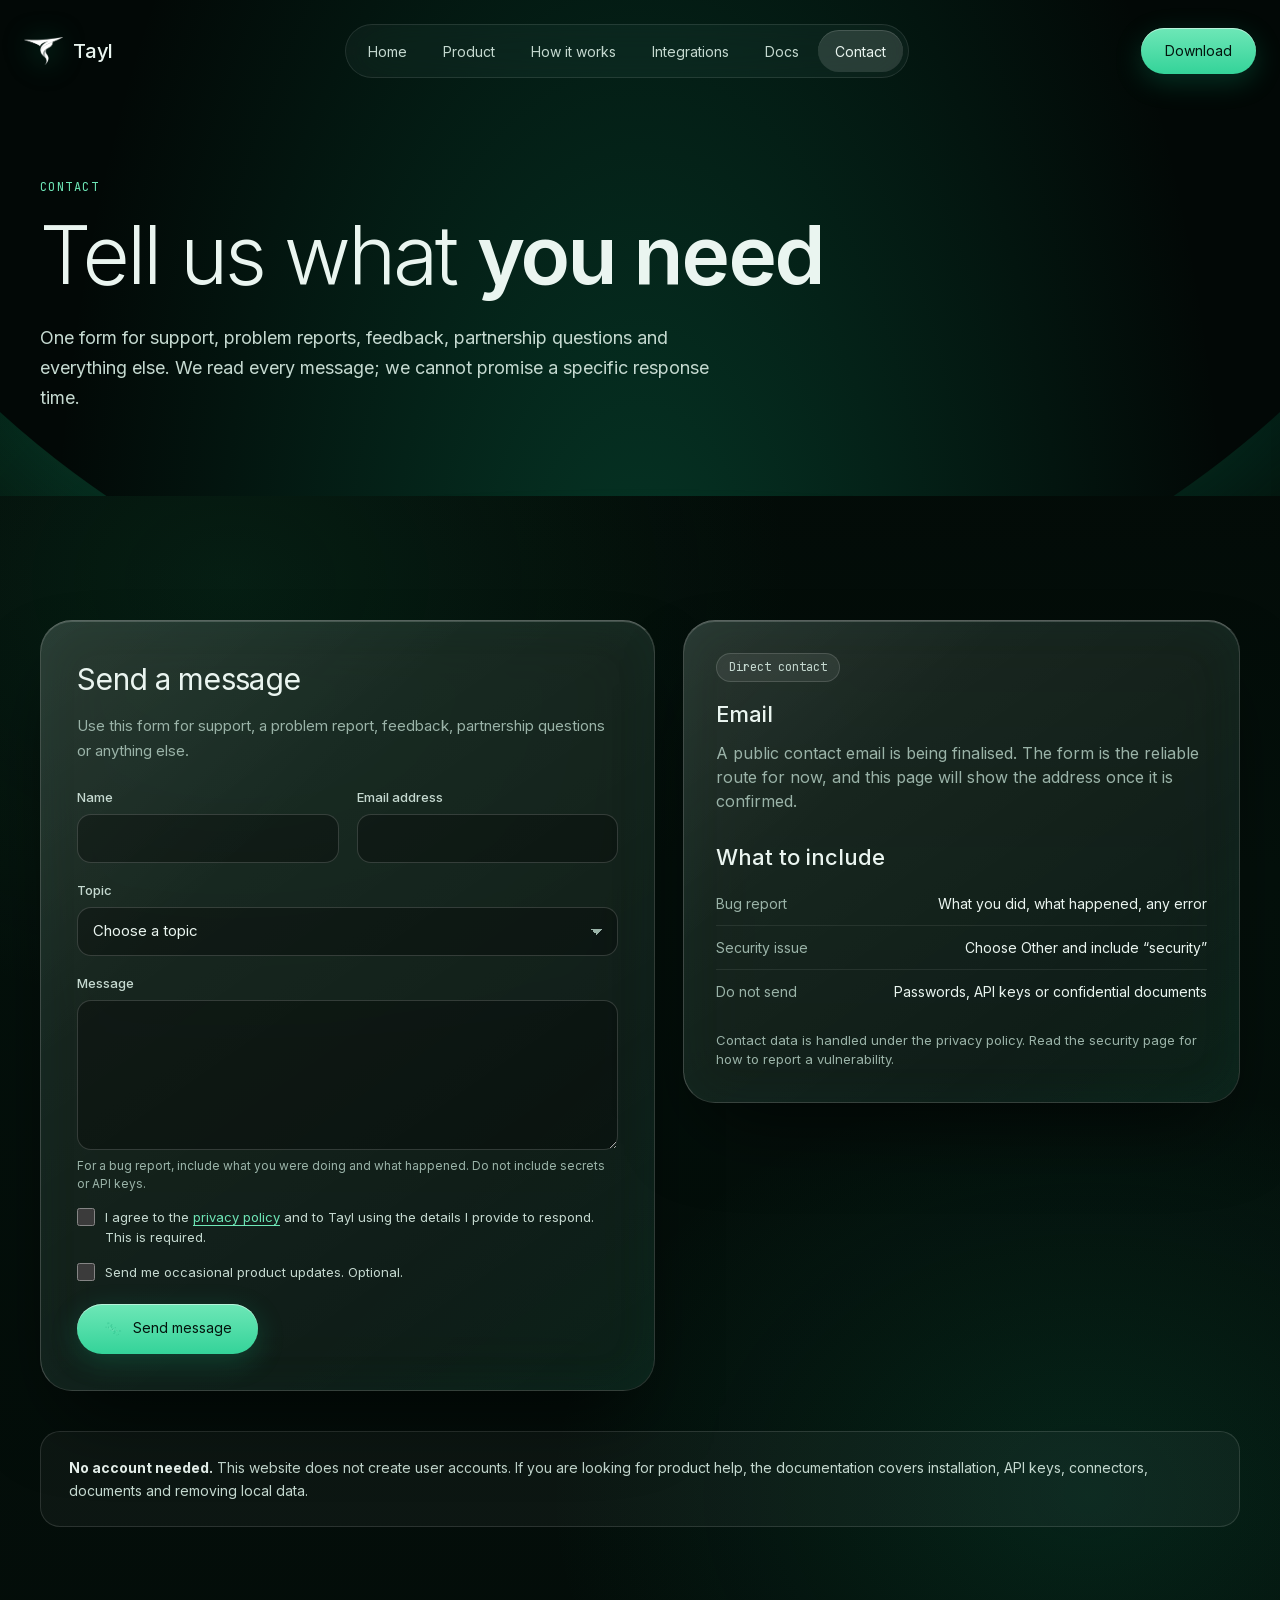
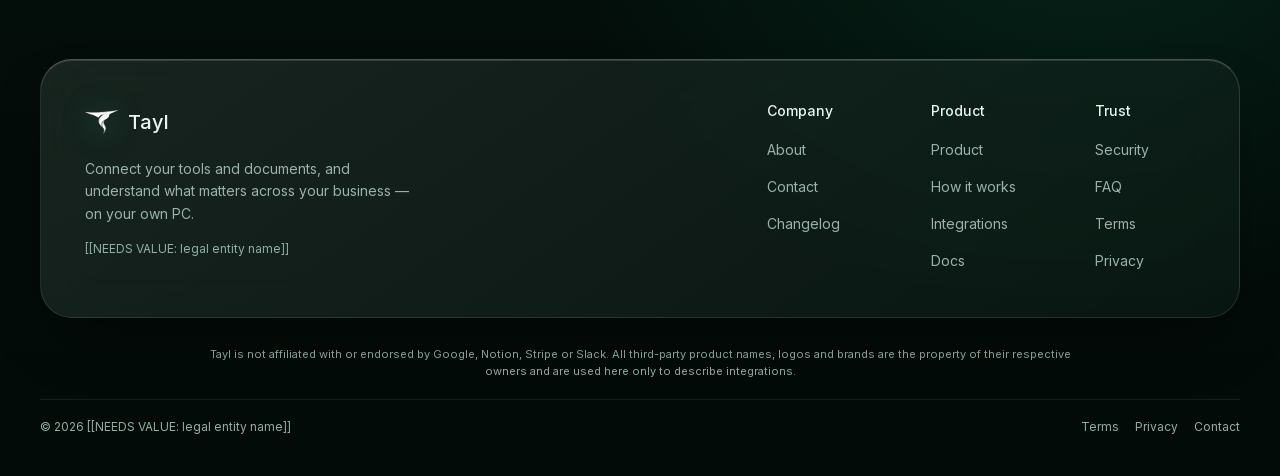
<file: contact/index.html>
<!DOCTYPE html><html lang="en" class="_0bjUvq_variable yT9lVq_variable"><head><meta charSet="utf-8"/><meta name="viewport" content="width=device-width, initial-scale=1"/><link rel="preload" href="/_next/static/media/07c7676b89ed2778-s.p.2bn3s6zvc0dyp.woff2" as="font" crossorigin="" type="font/woff2"/><link rel="preload" href="/_next/static/media/53897e768d329f66-s.p.3t6q91iet4nsy.woff2" as="font" crossorigin="" type="font/woff2"/><link rel="preload" as="image" href="/tayl-logo-mark.png"/><link rel="stylesheet" href="/_next/static/chunks/3nd7hzq4lrant.css" data-precedence="next"/><link rel="preload" as="script" fetchPriority="low" href="/_next/static/chunks/2cy99g62ksls-.js"/><script src="/_next/static/chunks/2cjj6_kuijzr9.js" async=""></script><script src="/_next/static/chunks/38wna7vhf49b2.js" async=""></script><script src="/_next/static/chunks/442vfx08j-nf1.js" async=""></script><script src="/_next/static/chunks/turbopack-3-ry682tkyiqk.js" async=""></script><script src="/_next/static/chunks/1bi7x5td0u_f3.js" async=""></script><script src="/_next/static/chunks/0p9oeq57evo_q.js" async=""></script><script src="/_next/static/chunks/3k7w5_gj_jhl8.js" async=""></script><script src="/_next/static/chunks/24fjku2dnxh0z.js" async=""></script><script src="/_next/static/chunks/146fm_zayimw1.js" async=""></script><script src="/_next/static/chunks/1b41gz3xdmkzc.js" async=""></script><meta name="theme-color" content="#010503"/><meta name="color-scheme" content="dark"/><title>Contact — Tayl</title><meta name="description" content="Contact Tayl for support, to report a problem, send feedback, discuss a partnership or report a security issue."/><meta name="application-name" content="Tayl"/><link rel="canonical" href="https://www.tayl.in/contact/"/><meta property="og:title" content="Contact"/><meta property="og:description" content="Contact Tayl for support, to report a problem, send feedback, discuss a partnership or report a security issue."/><meta property="og:url" content="https://www.tayl.in/contact/"/><meta property="og:site_name" content="Tayl"/><meta property="og:locale" content="en_GB"/><meta property="og:image" content="https://www.tayl.in/og.png"/><meta property="og:image:width" content="1200"/><meta property="og:image:height" content="630"/><meta property="og:image:alt" content="Contact Tayl — Tayl"/><meta property="og:type" content="website"/><meta name="twitter:card" content="summary_large_image"/><meta name="twitter:title" content="Contact"/><meta name="twitter:description" content="Contact Tayl for support, to report a problem, send feedback, discuss a partnership or report a security issue."/><meta name="twitter:image" content="https://www.tayl.in/og.png"/><link rel="icon" href="/favicon.ico?favicon.13a0b25-iipy6.ico" sizes="48x48" type="image/x-icon"/><link rel="icon" href="/icon.png?icon.047p-jxouo-me.png" sizes="512x512" type="image/png"/><link rel="apple-touch-icon" href="/apple-icon.png?apple-icon.252szw-sd3a4i.png" sizes="180x180" type="image/png"/><meta name="next-size-adjust" content=""/><meta name="referrer" content="strict-origin-when-cross-origin"/><script src="/_next/static/chunks/0cz1d0mv5g_q7.js" noModule=""></script></head><body><div hidden=""><!--$--><!--/$--></div><a href="#main" class="skip-link">Skip to content</a><header class="site-header"><div class="nav-shell"><a class="nav-brand focus-ring" aria-label="Tayl home" href="/"><img alt="" aria-hidden="true" width="42" height="30" decoding="async" data-nimg="1" class="site-logo" style="color:transparent" src="/tayl-logo-mark.png"/><span>Tayl</span></a><nav class="nav-links" aria-label="Primary"><a class="nav-link focus-ring " href="/">Home</a><a class="nav-link focus-ring " href="/product/">Product</a><a class="nav-link focus-ring " href="/how-it-works/">How it works</a><a class="nav-link focus-ring " href="/integrations/">Integrations</a><a class="nav-link focus-ring " href="/docs/">Docs</a><a class="nav-link focus-ring is-current" aria-current="page" href="/contact/">Contact</a></nav><div class="nav-actions"><a class="pill-button pill-button--solid focus-ring  nav-download focus-ring" href="https://www.mediafire.com/file/8qnl97zwieaw5ee/Tayl_Setup_0.0.0.exe/file"><span>Download</span></a><button type="button" class="menu-toggle focus-ring" aria-expanded="false" aria-controls="mobile-navigation"><span class="sr-only">Open menu</span><span class="menu-icon " aria-hidden="true"><span></span><span></span></span></button></div></div><div id="mobile-navigation" class="mobile-panel" hidden="" aria-label="Mobile navigation"><nav aria-label="Mobile primary"><a class="mobile-link focus-ring " href="/">Home</a><a class="mobile-link focus-ring " href="/product/">Product</a><a class="mobile-link focus-ring " href="/how-it-works/">How it works</a><a class="mobile-link focus-ring " href="/integrations/">Integrations</a><a class="mobile-link focus-ring " href="/docs/">Docs</a><a class="mobile-link focus-ring is-current" aria-current="page" href="/contact/">Contact</a><a class="pill-button pill-button--solid focus-ring  mobile-download" href="/download/"><span>Download for Windows</span></a></nav></div></header><main id="main"><header class="page-hero"><div class="page-hero__sphere" aria-hidden="true"></div><div class="page-hero__flare" aria-hidden="true"></div><div class="container page-hero__inner"><p class="eyebrow">Contact</p><h1>Tell us what <strong>you need</strong></h1><div class="page-hero__description">One form for support, problem reports, feedback, partnership questions and everything else. We read every message; we cannot promise a specific response time.</div></div></header><section class="section section--tight"><div class="container"><div class="download-layout"><div class="reveal"><div class="gate-window glass-window"><h2>Send a message</h2><p>Use this form for support, a problem report, feedback, partnership questions or anything else.</p><form class="form" noValidate="" aria-busy="false"><div class="form-grid"><div class="form-field"><label for="contact-name">Name</label><input id="contact-name" type="text" autoComplete="name" required="" aria-invalid="false" name="name"/></div><div class="form-field"><label for="contact-email">Email address</label><input id="contact-email" type="email" inputMode="email" autoComplete="email" required="" aria-invalid="false" name="email"/></div><div class="form-field form-field--full"><label for="contact-topic">Topic</label><select id="contact-topic" name="topic" required="" aria-invalid="false"><option value="" disabled="" selected="">Choose a topic</option><option value="Support">Support</option><option value="Report a problem">Report a problem</option><option value="Feedback">Feedback</option><option value="Partnership">Partnership</option><option value="Other">Other</option></select></div><div class="form-field form-field--full"><label for="contact-message">Message</label><textarea id="contact-message" name="message" required="" aria-invalid="false" aria-describedby="contact-message-hint"></textarea><span class="field-hint" id="contact-message-hint">For a bug report, include what you were doing and what happened. Do not include secrets or API keys.</span></div></div><div class="hp-field" aria-hidden="true"><label for="contact-website">Website</label><input id="contact-website" type="text" tabindex="-1" autoComplete="off" name="website"/></div><label class="check-row" for="contact-consent"><input id="contact-consent" type="checkbox" required="" aria-invalid="false" name="consent"/><span>I agree to the <a href="/privacy/">privacy policy</a> and to Tayl using the details I provide to respond. This is required.</span></label><label class="check-row" for="contact-updates"><input id="contact-updates" type="checkbox" name="marketingOptIn"/><span>Send me occasional product updates. Optional.</span></label><div class="form-actions"><button type="submit" class="pill-button pill-button--solid form-submit form-submit--busy"><div class="orb__box" style="width:20px;height:20px"><span class="orb__placeholder" style="width:20px;height:20px" aria-hidden="true"></span><canvas role="img" aria-label="Sending your message" style="width:20px;height:20px;display:block"></canvas></div>Send message</button></div><div class="form-status " role="status" aria-live="polite" tabindex="-1" hidden=""></div></form></div></div><div class="reveal" style="transition-delay:80ms"><div class="glass-window glass-window--default release-window"><span class="chip chip--mono">Direct contact</span><h2 style="margin-top:16px">Email</h2><p style="margin-top:10px" class="muted">A public contact email is being finalised. The form is the reliable route for now, and this page will show the address once it is confirmed.</p><h2 style="margin-top:28px">What to include</h2><ul class="release-list" style="margin-top:8px"><li><span>Bug report</span><strong>What you did, what happened, any error</strong></li><li><span>Security issue</span><strong>Choose Other and include “security”</strong></li><li><span>Do not send</span><strong>Passwords, API keys or confidential documents</strong></li></ul><p class="small muted" style="margin-top:18px">Contact data is handled under the <a href="/privacy/">privacy policy</a>. Read the <a href="/security/">security page</a> for how to report a vulnerability.</p></div></div></div><div class="reveal"><div class="notice notice--neutral"><strong>No account needed.</strong> This website does not create user accounts. If you are looking for product help, the <a href="/docs/">documentation</a> covers installation, API keys, connectors, documents and removing local data.</div></div></div></section></main><!--$--><!--/$--><footer class="site-footer"><div class="container"><div class="footer-window"><div class="footer-intro"><a class="nav-brand focus-ring" aria-label="Tayl home" href="/"><img alt="" aria-hidden="true" loading="lazy" width="45" height="32" decoding="async" data-nimg="1" class="site-logo" style="color:transparent" src="/tayl-logo-mark.png"/><span>Tayl</span></a><p>Connect your tools and documents, and understand what matters across your business — on your own PC.</p><p class="footer-company">[[NEEDS VALUE: legal entity name]]</p></div><div class="footer-columns"><div><strong>Company</strong><a class="focus-ring" href="/about/">About</a><a class="focus-ring" href="/contact/">Contact</a><a class="focus-ring" href="/changelog/">Changelog</a></div><div><strong>Product</strong><a class="focus-ring" href="/product/">Product</a><a class="focus-ring" href="/how-it-works/">How it works</a><a class="focus-ring" href="/integrations/">Integrations</a><a class="focus-ring" href="/docs/">Docs</a></div><div><strong>Trust</strong><a class="focus-ring" href="/security/">Security</a><a class="focus-ring" href="/faq/">FAQ</a><a class="focus-ring" href="/terms/">Terms</a><a class="focus-ring" href="/privacy/">Privacy</a></div></div></div><div class="footer-meta"><p class="footer-disclaimer">Tayl is not affiliated with or endorsed by Google, Notion, Stripe or Slack. All third-party product names, logos and brands are the property of their respective owners and are used here only to describe integrations.</p><div class="footer-meta-row"><p>© <!-- -->2026<!-- --> <!-- -->[[NEEDS VALUE: legal entity name]]</p><div class="footer-small-links"><a class="focus-ring" href="/terms/">Terms</a><a class="focus-ring" href="/privacy/">Privacy</a><a class="focus-ring" href="/contact/">Contact</a></div></div></div></div></footer><noscript><style>.reveal{opacity:1 !important;transform:none !important}</style></noscript><script id="_R_">(globalThis["TURBOPACK"] || (globalThis["TURBOPACK"] = [])).push({"otherChunks":["static/chunks/2cy99g62ksls-.js","static/chunks/2cjj6_kuijzr9.js","static/chunks/38wna7vhf49b2.js","static/chunks/442vfx08j-nf1.js"],"runtimeModuleIds":[94814]});</script><script src="/_next/static/chunks/2cy99g62ksls-.js" async=""></script><script>(self.__next_f=self.__next_f||[]).push([0])</script><script>self.__next_f.push([1,"1:\"$Sreact.fragment\"\n2:\"/_next/static/chunks/1bi7x5td0u_f3.js\"\n3:\"/_next/static/chunks/0p9oeq57evo_q.js\"\n4:I[19250,[\"$2\",\"$3\"],\"SiteHeader\"]\n5:I[73946,[\"$2\",\"$3\"],\"default\"]\n6:\"/_next/static/chunks/3k7w5_gj_jhl8.js\"\n7:I[836,[\"$2\",\"$3\",\"$6\"],\"default\"]\n8:I[45514,[\"$2\",\"$3\"],\"default\"]\n9:\"/_next/static/chunks/24fjku2dnxh0z.js\"\na:I[29993,[\"$2\",\"$3\",\"$9\"],\"Orb\"]\nb:\"/_next/static/chunks/146fm_zayimw1.js\"\nc:I[42367,[\"$2\",\"$3\",\"$b\"],\"\"]\nd:I[6353,[\"$2\",\"$3\"],\"Image\"]\n17:\"/_next/static/chunks/1b41gz3xdmkzc.js\"\n18:I[66083,[\"$2\",\"$3\",\"$17\"],\"default\"]\n:HL[\"/_next/static/chunks/3nd7hzq4lrant.css\",\"style\"]\n:HL[\"/_next/static/media/07c7676b89ed2778-s.p.2bn3s6zvc0dyp.woff2\",\"font\",{\"crossOrigin\":\"\",\"type\":\"font/woff2\"}]\n:HL[\"/_next/static/media/53897e768d329f66-s.p.3t6q91iet4nsy.woff2\",\"font\",{\"crossOrigin\":\"\",\"type\":\"font/woff2\"}]\n13:X\n14:[[\"children\",{\"s\":\"__PAGE__\",\"h\":512,\"d\":{\"r\":\"$L15\",\"p\":false,\"v\":null}}]]\n11:[[\"children\",{\"s\":\"contact\",\"h\":512,\"d\":{\"r\":\"$L12\",\"p\":false,\"v\":\"$13\"},\"c\":\"$Q14\"}]]\n0:{\"P\":null,\"c\":[\"\",\"contact\",\"\"],\"q\":\"\",\"i\":false,\"t\":{\"t\":{\"s\":\"\",\"h\":528,\"d\":{\"r\":[\"$\",\"$1\",\"c\",{\"children\":[[[\"$\",\"link\",\"0\",{\"rel\":\"stylesheet\",\"href\":\"/_next/static/chunks/3nd7hzq4lrant.css\",\"precedence\":\"next\",\"crossOrigin\":\"$undefined\",\"nonce\":\"$undefined\"}],[\"$\",\"script\",\"script-0\",{\"src\":\"/_next/static/chunks/1bi7x5td0u_f3.js\",\"async\":true,\"nonce\":\"$undefined\"}],[\"$\",\"script\",\"script-1\",{\"src\":\"/_next/static/chunks/0p9oeq57evo_q.js\",\"async\":true,\"nonce\":\"$undefined\"}]],[\"$\",\"html\",null,{\"lang\":\"en\",\"className\":\"_0bjUvq_variable yT9lVq_variable\",\"children\":[\"$\",\"body\",null,{\"children\":[[\"$\",\"a\",null,{\"href\":\"#main\",\"className\":\"skip-link\",\"children\":\"Skip to content\"}],[\"$\",\"$L4\",null,{}],[\"$\",\"$L5\",null,{\"parallelRouterKey\":\"children\",\"error\":\"$7\",\"errorStyles\":[],\"errorScripts\":[[\"$\",\"script\",\"script-0\",{\"src\":\"/_next/static/chunks/3k7w5_gj_jhl8.js\",\"async\":true,\"nonce\":\"$undefined\"}]],\"template\":[\"$\",\"$L8\",null,{}],\"templateStyles\":\"$undefined\",\"templateScripts\":\"$undefined\",\"notFound\":[[\"$\",\"main\",null,{\"id\":\"main\",\"children\":[\"$\",\"section\",null,{\"className\":\"error-page\",\"children\":[[\"$\",\"div\",null,{\"className\":\"error-page__glow\",\"aria-hidden\":\"true\"}],[\"$\",\"div\",null,{\"className\":\"container\",\"children\":[[\"$\",\"div\",null,{\"className\":\"error-orb\",\"children\":[\"$\",\"$La\",null,{\"state\":\"searching\",\"size\":\"lg\",\"paused\":false,\"label\":\"Searching for the page\",\"decorative\":false}]}],[\"$\",\"p\",null,{\"className\":\"eyebrow\",\"children\":\"404\"}],[\"$\",\"h1\",null,{\"children\":\"This page is not here.\"}],[\"$\",\"p\",null,{\"children\":\"The link may be old, mistyped or pointing at something that has not been published yet. The home page and the documentation are good places to pick the thread back up.\"}],[\"$\",\"div\",null,{\"className\":\"error-page__actions\",\"children\":[[\"$\",\"$Lc\",null,{\"className\":\"pill-button pill-button--solid focus-ring pill-button--arrow\",\"href\":\"/\",\"children\":[[\"$\",\"span\",null,{\"children\":\"Back to home\"}],[\"$\",\"span\",null,{\"className\":\"arrow-circle\",\"aria-hidden\":\"true\",\"children\":[\"$\",\"svg\",null,{\"width\":\"18\",\"height\":\"18\",\"viewBox\":\"0 0 24 24\",\"fill\":\"none\",\"stroke\":\"currentColor\",\"strokeWidth\":\"2.4\",\"strokeLinecap\":\"round\",\"strokeLinejoin\":\"round\",\"children\":[\"$\",\"path\",null,{\"d\":\"M5 12h14M13 6l6 6-6 6\"}]}]}]]}],[\"$\",\"$Lc\",null,{\"className\":\"pill-button pill-button--dark focus-ring\",\"href\":\"/docs\",\"children\":[[\"$\",\"span\",null,{\"children\":\"Read the docs\"}],null]}]]}],[\"$\",\"p\",null,{\"className\":\"small muted\",\"style\":{\"marginTop\":22},\"children\":[\"Looking for the download? \",[\"$\",\"$Lc\",null,{\"href\":\"/download\",\"children\":\"Get Tayl for Windows\"}],\".\"]}]]}]]}]}],[]],\"forbidden\":\"$undefined\",\"unauthorized\":\"$undefined\"}],[\"$\",\"footer\",null,{\"className\":\"site-footer\",\"children\":[\"$\",\"div\",null,{\"className\":\"container\",\"children\":[[\"$\",\"div\",null,{\"className\":\"footer-window\",\"children\":[[\"$\",\"div\",null,{\"className\":\"footer-intro\",\"children\":[[\"$\",\"$Lc\",null,{\"href\":\"/\",\"className\":\"nav-brand focus-ring\",\"aria-label\":\"Tayl home\",\"children\":[[\"$\",\"$Ld\",null,{\"src\":\"/tayl-logo-mark.png\",\"alt\":\"\",\"aria-hidden\":\"true\",\"width\":45,\"height\":32,\"priority\":false,\"className\":\"site-logo\",\"sizes\":\"45px\"}],[\"$\",\"span\",null,{\"children\":\"Tayl\"}]]}],[\"$\",\"p\",null,{\"children\":\"Connect your tools and documents, and understand what matters across your business — on your own PC.\"}],[\"$\",\"p\",null,{\"className\":\"footer-company\",\"children\":[\"[[NEEDS VALUE: legal entity name]]\",null]}]]}],[\"$\",\"div\",null,{\"className\":\"footer-columns\",\"children\":[[\"$\",\"div\",\"Company\",{\"children\":[[\"$\",\"strong\",null,{\"children\":\"Company\"}],[[\"$\",\"$Lc\",\"/about\",{\"href\":\"/about\",\"className\":\"focus-ring\",\"children\":\"About\"}],[\"$\",\"$Lc\",\"/contact\",{\"href\":\"/contact\",\"className\":\"focus-ring\",\"children\":\"Contact\"}],[\"$\",\"$Lc\",\"/changelog\",{\"href\":\"/changelog\",\"className\":\"focus-ring\",\"children\":\"Changelog\"}]]]}],[\"$\",\"div\",\"Product\",{\"children\":[[\"$\",\"strong\",null,{\"children\":\"Product\"}],[[\"$\",\"$Lc\",\"/product\",{\"href\":\"/product\",\"className\":\"focus-ring\",\"children\":\"Product\"}],[\"$\",\"$Lc\",\"/how-it-works\",{\"href\":\"/how-it-works\",\"className\":\"focus-ring\",\"children\":\"How it works\"}],[\"$\",\"$Lc\",\"/integrations\",{\"href\":\"/integrations\",\"className\":\"focus-ring\",\"children\":\"Integrations\"}],[\"$\",\"$Lc\",\"/docs\",{\"href\":\"/docs\",\"className\":\"focus-ring\",\"children\":\"Docs\"}]]]}],[\"$\",\"div\",\"Trust\",{\"children\":[[\"$\",\"strong\",null,{\"children\":\"Trust\"}],[[\"$\",\"$Lc\",\"/security\",{\"href\":\"/security\",\"className\":\"focus-ring\",\"children\":\"Security\"}],[\"$\",\"$Lc\",\"/faq\",{\"href\":\"/faq\",\"className\":\"focus-ring\",\"children\":\"FAQ\"}],[\"$\",\"$Lc\",\"/terms\",{\"href\":\"/terms\",\"className\":\"focus-ring\",\"children\":\"Terms\"}],[\"$\",\"$Lc\",\"/privacy\",{\"href\":\"/privacy\",\"className\":\"focus-ring\",\"children\":\"Privacy\"}]]]}]]}]]}],[\"$\",\"div\",null,{\"className\":\"footer-meta\",\"children\":[[\"$\",\"p\",null,{\"className\":\"footer-disclaimer\",\"children\":\"Tayl is not affiliated with or endorsed by Google, Notion, Stripe or Slack. All third-party product names, logos and brands are the property of their respective owners and are used here only to describe integrations.\"}],\"$Le\"]}]]}]}],\"$Lf\",\"$L10\",null]}]}]]}],\"p\":false,\"v\":null},\"c\":\"$Q11\"},\"h\":{\"r\":\"$L16\",\"p\":false,\"v\":null}},\"m\":\"$undefined\",\"G\":[\"$18\",[\"$L19\"]],\"S\":true,\"r\":\"$undefined\",\"s\":\"$undefined\",\"a\":\"$undefined\",\"l\":\"$undefined\",\"p\":\"$undefined\",\"d\":\"$undefined\",\"b\":\"a4uO-B8TLqkMVQFPsuDyP\"}\n1b:I[47031,[\"$2\",\"$3\",\"$b\"],\"Reveal\"]\n1c:I[30248,[\"$2\",\"$3\",\"$b\"],\"ContactForm\"]\n1d:I[247,[\"$2\",\"$3\"],\"OutletBoundary\"]\n1e:\"$Sreact.suspense\"\n20:\"ViewportBoundary\"\n21:I[247,[\"$2\",\"$3\"],\"$20\"]\n23:\"MetadataBoundary\"\n24:I[247,[\"$2\",\"$3\"],\"$23\"]\ne:[\"$\",\"div\",null,{\"className\":\"footer-meta-row\",\"children\":[[\"$\",\"p\",null,{\"children\":[\"© \",2026,\" \",\"[[NEEDS VALUE: legal entity name]]\"]}],[\"$\",\"div\",null,{\"className\":\"footer-small-links\",\"children\":[[\"$\",\"$Lc\",null,{\"href\":\"/terms\",\"className\":\"focus-ring\",\"children\":\"Terms\"}],[\"$\",\"$Lc\",null,{\"href\":\"/privacy\",\"className\":\"focus-ring\",\"children\":\"Privacy\"}],[\"$\",\"$Lc\",null,{\"href\":\"/contact\",\"className\":\"focus-ring\",\"children\":\"Contact\"}],[]]}]]}]\n1a:[\"$\",\"style\",null,{\"children\":\".reveal{opacity:1 !important;transform:none !important}\"}]\nf:[\"$\",\"noscript\",null,{\"children\":\"$1a\"}]\n10:[\"$\",\"meta\",null,{\"name\":\"referrer\",\"content\":\"strict-origin-when-cross-origin\"}]\n12:[\"$\",\"$1\",\"c\",{\"children\":[null,[\"$\",\"$L5\",null,{\"parallelRouterKey\":\"children\",\"error\":\"$undefined\",\"errorStyles\":\"$undefined\",\"errorScripts\":\"$undefined\",\"template\":[\"$\",\"$L8\",null,{}],\"templateStyles\":\"$undefined\",\"templateScripts\":\"$undefined\",\"notFound\":\"$undefined\",\"forbidden\":\"$undefined\",\"unauthorized\":\"$undefined\"}]]}]\n15:[\"$\",\"$1\",\"c\",{\"children\":[[\"$\",\"main\",null,{\"id\":\"main\",\"children\":[[\"$\",\"header\",null,{\"className\":\"page-hero\",\"children\":[[\"$\",\"div\",null,{\"className\":\"page-hero__sphere\",\"aria-hidden\":\"true\"}],[\"$\",\"div\",null,{\"className\":\"page-hero__flare\",\"aria-hidden\":\"true\"}],[\"$\",\"div\",null,{\"className\":\"container page-hero__inner\",\"children\":[[\"$\",\"p\",null,{\"className\":\"eyebrow\",\"children\":\"Contact\"}],[\"$\",\"h1\",null,{\"children\":[\"Tell us what \",[\"$\",\"strong\",null,{\"children\":\"you need\"}]]}],[\"$\",\"div\",null,{\"className\":\"page-hero__description\",\"children\":\"One form for support, problem reports, feedback, partnership questions and everything else. We read every message; we cannot promise a specific response time.\"}],null,\"$undefined\"]}]]}],[\"$\",\"section\",null,{\"className\":\"section section--tight\",\"children\":[\"$\",\"div\",null,{\"className\":\"container\",\"children\":[[\"$\",\"div\",null,{\"className\":\"download-layout\",\"children\":[[\"$\",\"$L1b\",null,{\"children\":[\"$\",\"$L1c\",null,{}]}],[\"$\",\"$L1b\",null,{\"delay\":80,\"children\":[\"$\",\"div\",null,{\"className\":\"glass-window glass-window--default release-window\",\"children\":[[\"$\",\"span\",null,{\"className\":\"chip chip--mono\",\"children\":\"Direct contact\"}],[\"$\",\"h2\",null,{\"style\":{\"marginTop\":16},\"children\":\"Email\"}],[\"$\",\"p\",null,{\"style\":{\"marginTop\":10},\"className\":\"muted\",\"children\":\"A public contact email is being finalised. The form is the reliable route for now, and this page will show the address once it is confirmed.\"}],[\"$\",\"h2\",null,{\"style\":{\"marginTop\":28},\"children\":\"What to include\"}],[\"$\",\"ul\",null,{\"className\":\"release-list\",\"style\":{\"marginTop\":8},\"children\":[[\"$\",\"li\",null,{\"children\":[[\"$\",\"span\",null,{\"children\":\"Bug report\"}],[\"$\",\"strong\",null,{\"children\":\"What you did, what happened, any error\"}]]}],[\"$\",\"li\",null,{\"children\":[[\"$\",\"span\",null,{\"children\":\"Security issue\"}],[\"$\",\"strong\",null,{\"children\":\"Choose Other and include “security”\"}]]}],[\"$\",\"li\",null,{\"children\":[[\"$\",\"span\",null,{\"children\":\"Do not send\"}],[\"$\",\"strong\",null,{\"children\":\"Passwords, API keys or confidential documents\"}]]}]]}],[\"$\",\"p\",null,{\"className\":\"small muted\",\"style\":{\"marginTop\":18},\"children\":[\"Contact data is handled under the \",[\"$\",\"$Lc\",null,{\"href\":\"/privacy\",\"children\":\"privacy policy\"}],\". Read the \",[\"$\",\"$Lc\",null,{\"href\":\"/security\",\"children\":\"security page\"}],\" for how to report a vulnerability.\"]}]]}]}]]}],[\"$\",\"$L1b\",null,{\"children\":[\"$\",\"div\",null,{\"className\":\"notice notice--neutral\",\"children\":[[\"$\",\"strong\",null,{\"children\":\"No account needed.\"}],\" This website does not create user accounts. If you are looking for product help, the \",[\"$\",\"$Lc\",null,{\"href\":\"/docs\",\"children\":\"documentation\"}],\" covers installation, API keys, connectors, documents and removing local data.\"]}]}]]}]}]]}],[[\"$\",\"script\",\"script-0\",{\"src\":\"/_next/static/chunks/146fm_zayimw1.js\",\"async\":true,\"nonce\":\"$undefined\"}]],[\"$\",\"$L1d\",null,{\"children\":[\"$\",\"$1e\",null,{\"name\":\"Next.MetadataOutlet\",\"children\":\"$@1f\"}]}]]}]\n16:[\"$\",\"$1\",\"h\",{\"children\":[null,[\"$\",\"$L21\",null,{\"children\":\"$L22\"}],[\"$\",\"$L24\",null,{\"children\":[[\"$\",\"div\",null,{\"hidden\":true,\"children\":[\"$\",\"$1e\",null,{\"name\":\"Next.Metadata\",\"children\":\"$L25\"}]}],null]}],[\"$\",\"meta\",null,{\"name\":\"next-size-adjust\",\"content\":\"\"}]]}]\n19:[\"$\",\"link\",\"0\",{\"rel\":\"stylesheet\",\"href\":\"/_next/static/chunks/3nd7hzq4lrant.css\",\"precedence\":\"next\",\"crossOrigin\":\"$undefined\",\"nonce\":\"$undefined\"}]\n13:C\n22:[[\"$\",\"meta\",\"0\",{\"charSet\":\"utf-8\"}],[\"$\",\"meta\",\"1\",{\"name\":\"viewport\",\"content\":\"width=device-width, initial-scale=1\"}],[\"$\",\"meta\",\"2\",{\"name\":\"theme-color\",\"content\":\"#010503\"}],[\"$\",\"meta\",\"3\",{\"name\":\"color-scheme\",\"content\":\"dark\"}]]\n26:I[98851,[\"$2\",\"$3\"],\"IconMark\"]\n1f:null\n25:[[\"$\",\"title\",\"0\",{\"children\":\"Contact — Tayl\"}],[\"$\",\"meta\",\"1\",{\"name\":\"description\",\"content\":\"Contact Tayl for support, to report a problem, send feedback, discuss a partnership or report a security issue.\"}],[\"$\",\"meta\",\"2\",{\"name\":\"application-name\",\"content\":\"Tayl\"}],[\"$\",\"link\",\"3\",{\"rel\":\"canonical\",\"href\":\"https://www.tayl.in/contact/\"}],[\"$\",\"meta\",\"4\",{\"property\":\"og:title\",\"content\":\"Contact\"}],[\"$\",\"meta\",\"5\",{\"property\":\"og:description\",\"content\":\"Contact Tayl for support, to report a problem, send feedback, discuss a partnership or report a security issue.\"}],[\"$\",\"meta\",\"6\",{\"property\":\"og:url\",\"content\":\"https://www.tayl.in/contact/\"}],[\"$\",\"meta\",\"7\",{\"property\":\"og:site_name\",\"content\":\"Tayl\"}],[\"$\",\"meta\",\"8\",{\"property\":\"og:locale\",\"content\":\"en_GB\"}],[\"$\",\"meta\",\"9\",{\"property\":\"og:image\",\"content\":\"https://www.tayl.in/og.png\"}],[\"$\",\"meta\",\"10\",{\"property\":\"og:image:width\",\"content\":\"1200\"}],[\"$\",\"meta\",\"11\",{\"property\":\"og:image:height\",\"content\":\"630\"}],[\"$\",\"meta\",\"12\",{\"property\":\"og:image:alt\",\"content\":\"Contact Tayl — Tayl\"}],[\"$\",\"meta\",\"13\",{\"property\":\"og:type\",\"content\":\"website\"}],[\"$\",\"meta\",\"14\",{\"name\":\"twitter:card\",\"content\":\"summary_large_image\"}],[\"$\",\"meta\",\"15\",{\"name\":\"twitter:title\",\"content\":\"Contact\"}],[\"$\",\"meta\",\"16\",{\"name\":\"twitter:description\",\"content\":\"Contact Tayl for support, to report a problem, send feedback, discuss a partnership or report a security issue.\"}],[\"$\",\"meta\",\"17\",{\"name\":\"twitter:image\",\"content\":\"https://www.tayl.in/og.png\"}],[\"$\",\"link\",\"18\",{\"rel\":\"icon\",\"href\":\"/favicon.ico?favicon.13a0b25-iipy6.ico\",\"sizes\":\"48x48\",\"type\":\"image/x-icon\"}],[\"$\",\"link\",\"19\",{\"rel\":\"icon\",\"href\":\"/icon.png?icon.047p-jxouo-me.png\",\"sizes\":\"512x512\",\"type\":\"image/png\"}],[\"$\",\"link\",\"20\",{\"rel\":\"apple-touch-icon\",\"href\":\"/apple-icon.png?apple-icon.252szw-sd3a4i.png\",\"sizes\":\"180x180\",\"type\":\"image/png\"}],[\"$\",\"$L26\",\"21\",{}]]\n"])</script></body></html>
</file>
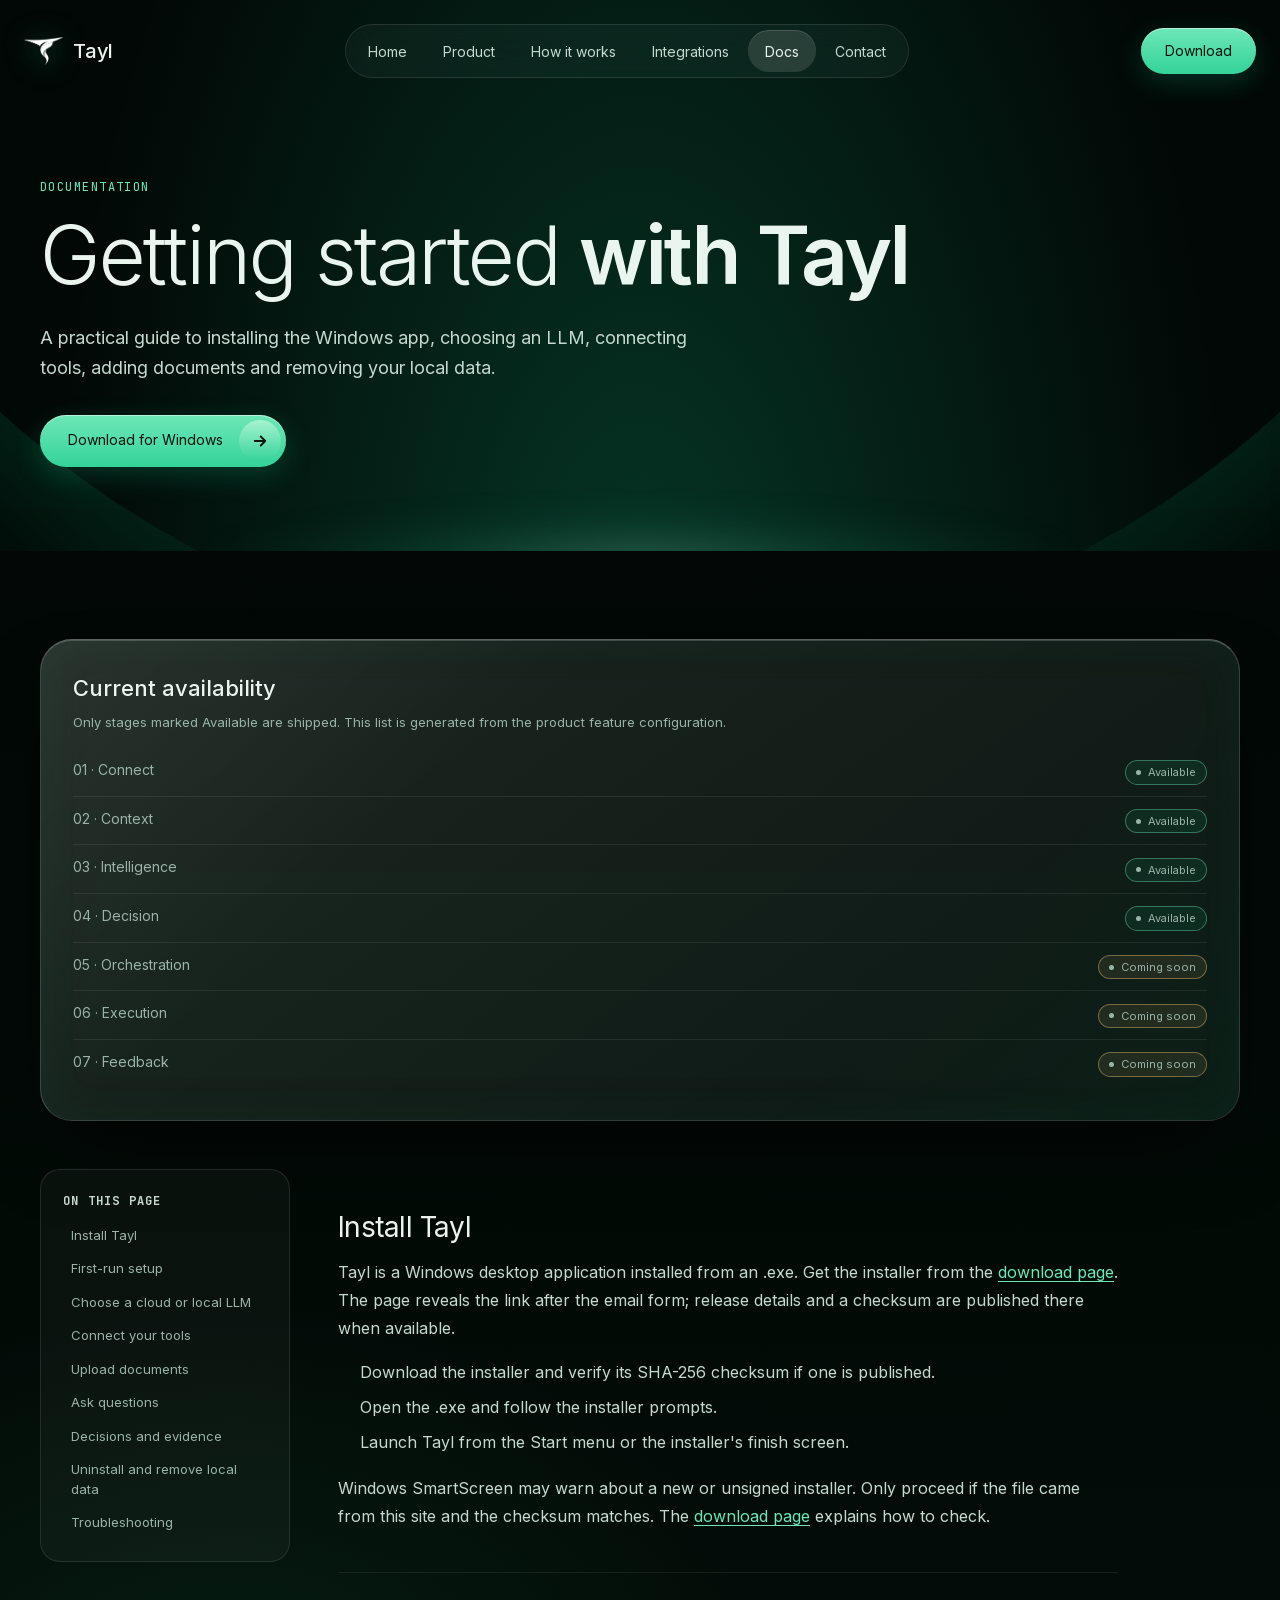
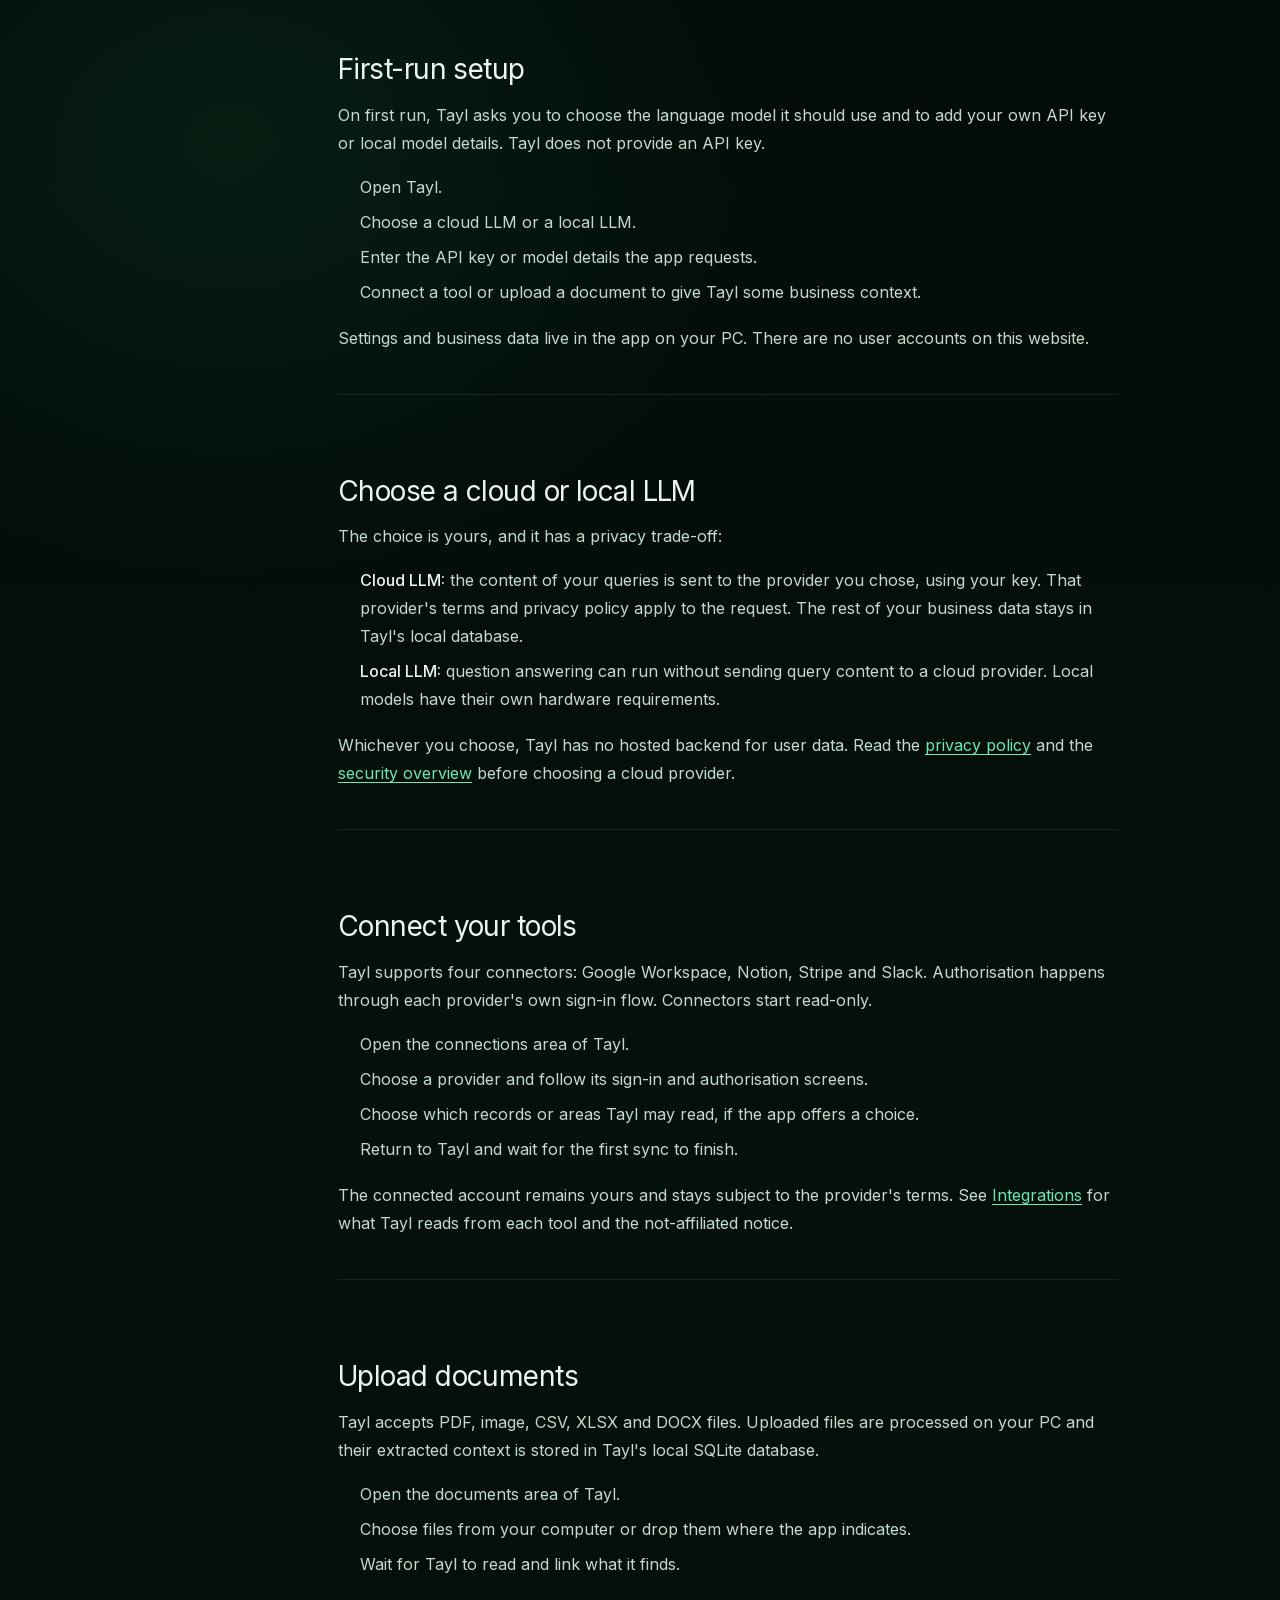
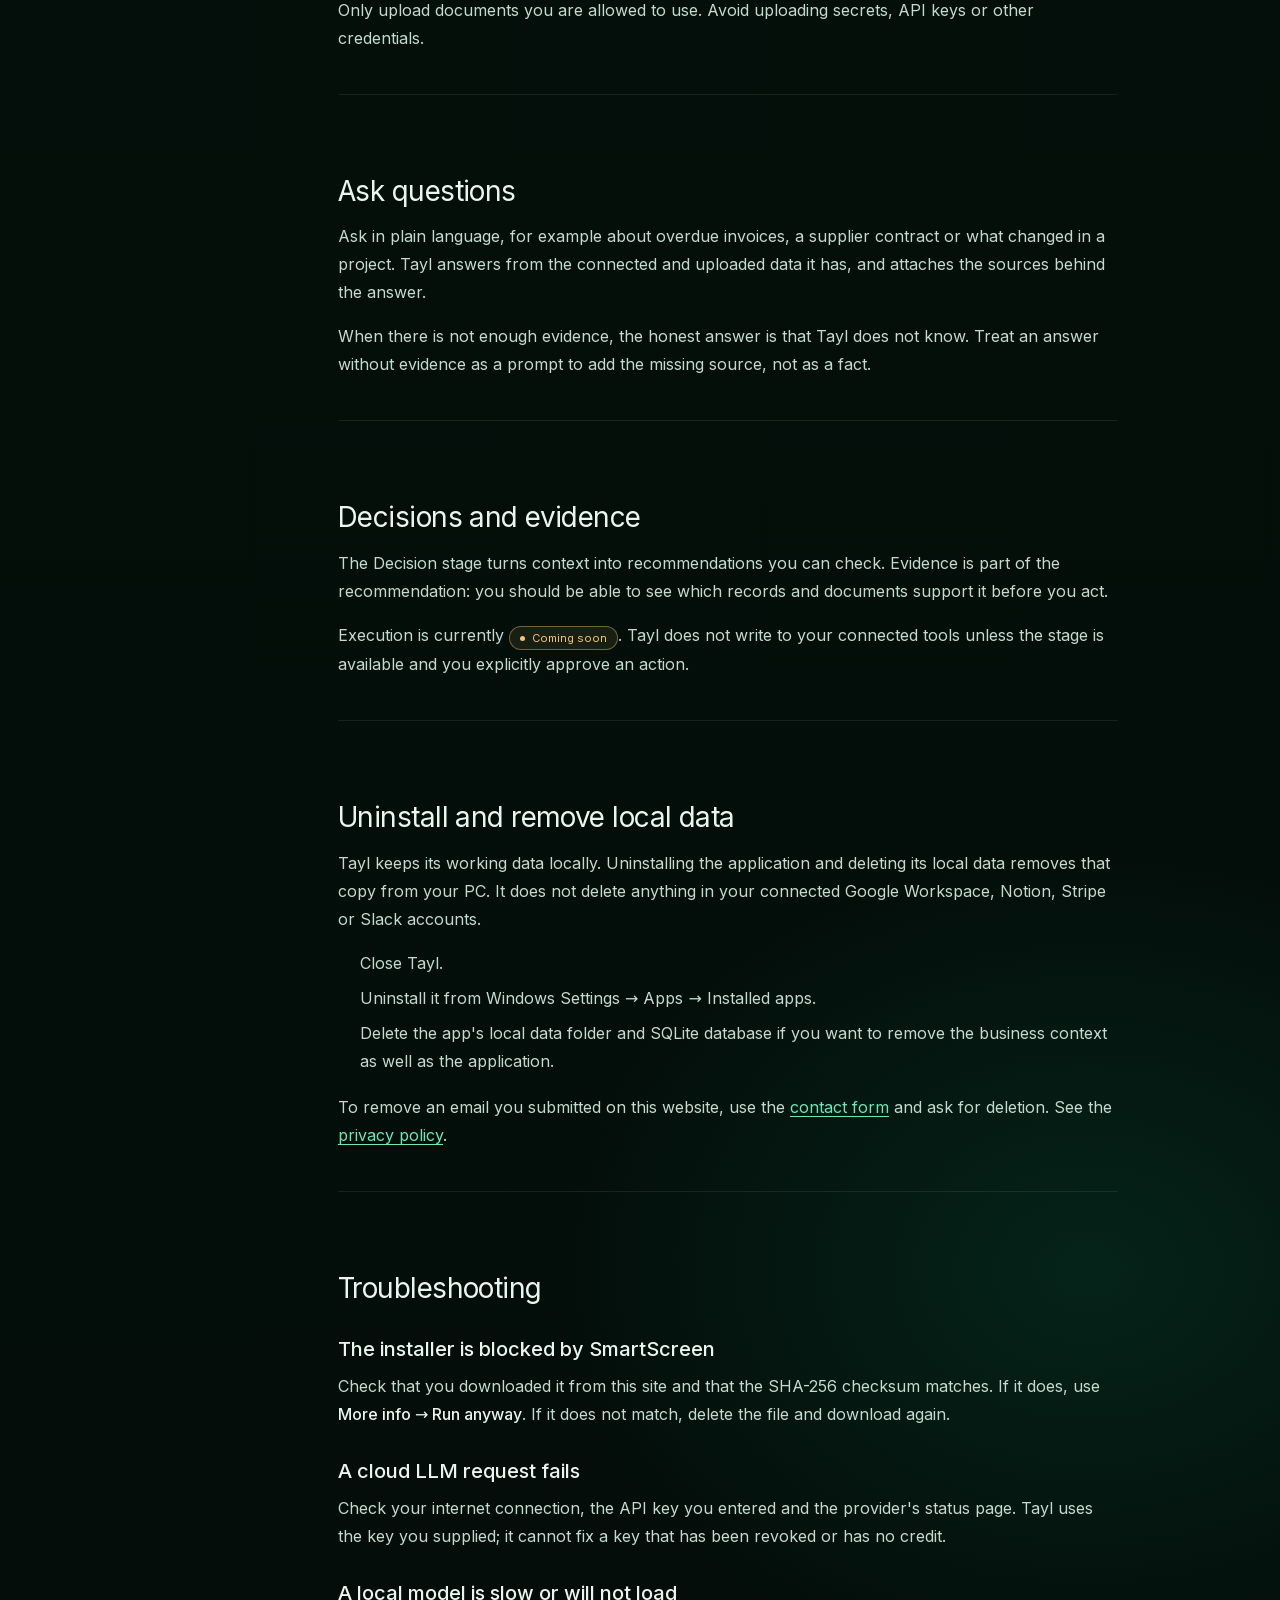
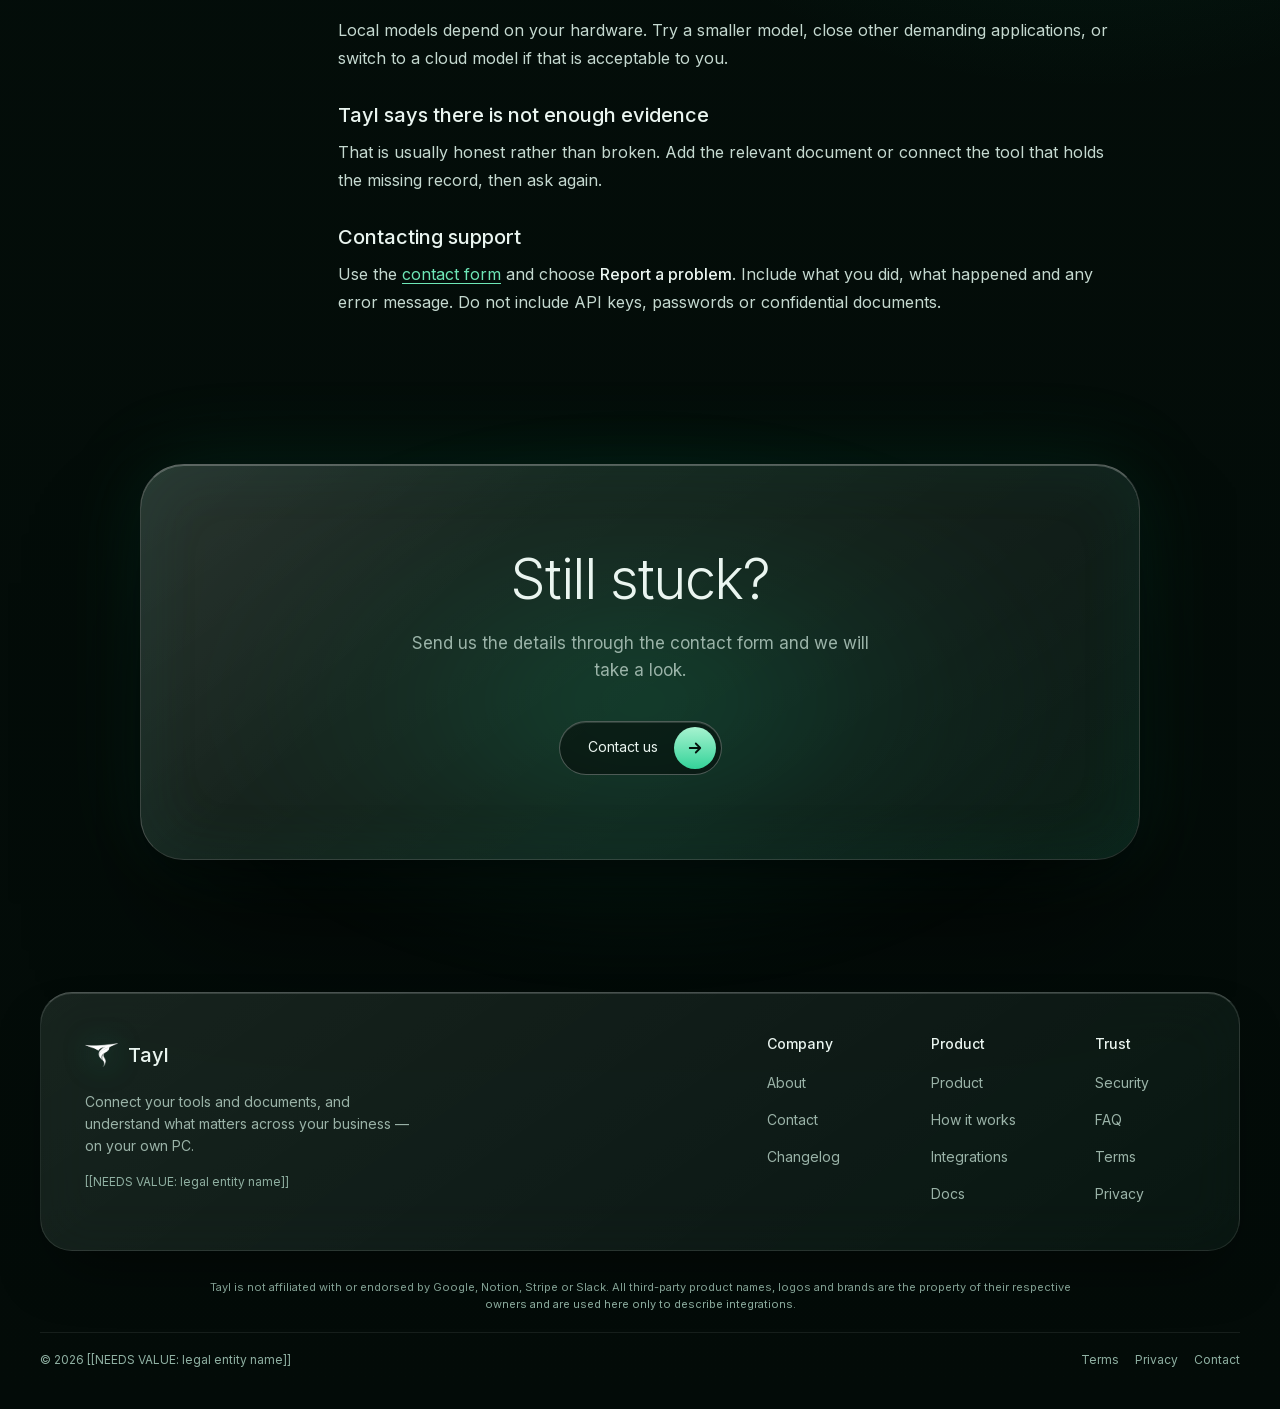
<file: docs/index.html>
<!DOCTYPE html><html lang="en" class="_0bjUvq_variable yT9lVq_variable"><head><meta charSet="utf-8"/><meta name="viewport" content="width=device-width, initial-scale=1"/><link rel="preload" href="/_next/static/media/07c7676b89ed2778-s.p.2bn3s6zvc0dyp.woff2" as="font" crossorigin="" type="font/woff2"/><link rel="preload" href="/_next/static/media/53897e768d329f66-s.p.3t6q91iet4nsy.woff2" as="font" crossorigin="" type="font/woff2"/><link rel="preload" as="image" href="/tayl-logo-mark.png"/><link rel="stylesheet" href="/_next/static/chunks/3nd7hzq4lrant.css" data-precedence="next"/><link rel="preload" as="script" fetchPriority="low" href="/_next/static/chunks/2cy99g62ksls-.js"/><script src="/_next/static/chunks/2cjj6_kuijzr9.js" async=""></script><script src="/_next/static/chunks/38wna7vhf49b2.js" async=""></script><script src="/_next/static/chunks/442vfx08j-nf1.js" async=""></script><script src="/_next/static/chunks/turbopack-3-ry682tkyiqk.js" async=""></script><script src="/_next/static/chunks/1bi7x5td0u_f3.js" async=""></script><script src="/_next/static/chunks/0p9oeq57evo_q.js" async=""></script><script src="/_next/static/chunks/3k7w5_gj_jhl8.js" async=""></script><script src="/_next/static/chunks/24fjku2dnxh0z.js" async=""></script><script src="/_next/static/chunks/0hwg6fxjcio99.js" async=""></script><script src="/_next/static/chunks/1b41gz3xdmkzc.js" async=""></script><meta name="theme-color" content="#010503"/><meta name="color-scheme" content="dark"/><title>Documentation — Tayl</title><meta name="description" content="Install Tayl, add your own LLM key, choose a cloud or local model, connect Google Workspace, Notion, Stripe and Slack, upload documents, ask questions and remove local data."/><meta name="application-name" content="Tayl"/><link rel="canonical" href="https://www.tayl.in/docs/"/><meta property="og:title" content="Documentation"/><meta property="og:description" content="Install Tayl, add your own LLM key, choose a cloud or local model, connect Google Workspace, Notion, Stripe and Slack, upload documents, ask questions and remove local data."/><meta property="og:url" content="https://www.tayl.in/docs/"/><meta property="og:site_name" content="Tayl"/><meta property="og:locale" content="en_GB"/><meta property="og:image" content="https://www.tayl.in/og.png"/><meta property="og:image:width" content="1200"/><meta property="og:image:height" content="630"/><meta property="og:image:alt" content="Tayl documentation — Tayl"/><meta property="og:type" content="website"/><meta name="twitter:card" content="summary_large_image"/><meta name="twitter:title" content="Documentation"/><meta name="twitter:description" content="Install Tayl, add your own LLM key, choose a cloud or local model, connect Google Workspace, Notion, Stripe and Slack, upload documents, ask questions and remove local data."/><meta name="twitter:image" content="https://www.tayl.in/og.png"/><link rel="icon" href="/favicon.ico?favicon.13a0b25-iipy6.ico" sizes="48x48" type="image/x-icon"/><link rel="icon" href="/icon.png?icon.047p-jxouo-me.png" sizes="512x512" type="image/png"/><link rel="apple-touch-icon" href="/apple-icon.png?apple-icon.252szw-sd3a4i.png" sizes="180x180" type="image/png"/><meta name="next-size-adjust" content=""/><meta name="referrer" content="strict-origin-when-cross-origin"/><script src="/_next/static/chunks/0cz1d0mv5g_q7.js" noModule=""></script></head><body><div hidden=""><!--$--><!--/$--></div><a href="#main" class="skip-link">Skip to content</a><header class="site-header"><div class="nav-shell"><a class="nav-brand focus-ring" aria-label="Tayl home" href="/"><img alt="" aria-hidden="true" width="42" height="30" decoding="async" data-nimg="1" class="site-logo" style="color:transparent" src="/tayl-logo-mark.png"/><span>Tayl</span></a><nav class="nav-links" aria-label="Primary"><a class="nav-link focus-ring " href="/">Home</a><a class="nav-link focus-ring " href="/product/">Product</a><a class="nav-link focus-ring " href="/how-it-works/">How it works</a><a class="nav-link focus-ring " href="/integrations/">Integrations</a><a class="nav-link focus-ring is-current" aria-current="page" href="/docs/">Docs</a><a class="nav-link focus-ring " href="/contact/">Contact</a></nav><div class="nav-actions"><a class="pill-button pill-button--solid focus-ring  nav-download focus-ring" href="https://www.mediafire.com/file/8qnl97zwieaw5ee/Tayl_Setup_0.0.0.exe/file"><span>Download</span></a><button type="button" class="menu-toggle focus-ring" aria-expanded="false" aria-controls="mobile-navigation"><span class="sr-only">Open menu</span><span class="menu-icon " aria-hidden="true"><span></span><span></span></span></button></div></div><div id="mobile-navigation" class="mobile-panel" hidden="" aria-label="Mobile navigation"><nav aria-label="Mobile primary"><a class="mobile-link focus-ring " href="/">Home</a><a class="mobile-link focus-ring " href="/product/">Product</a><a class="mobile-link focus-ring " href="/how-it-works/">How it works</a><a class="mobile-link focus-ring " href="/integrations/">Integrations</a><a class="mobile-link focus-ring is-current" aria-current="page" href="/docs/">Docs</a><a class="mobile-link focus-ring " href="/contact/">Contact</a><a class="pill-button pill-button--solid focus-ring  mobile-download" href="/download/"><span>Download for Windows</span></a></nav></div></header><main id="main"><header class="page-hero"><div class="page-hero__sphere" aria-hidden="true"></div><div class="page-hero__flare" aria-hidden="true"></div><div class="container page-hero__inner"><p class="eyebrow">Documentation</p><h1>Getting started <strong>with Tayl</strong></h1><div class="page-hero__description">A practical guide to installing the Windows app, choosing an LLM, connecting tools, adding documents and removing your local data.</div><div class="page-hero__actions"><a class="pill-button pill-button--solid focus-ring pill-button--arrow" href="https://www.mediafire.com/file/8qnl97zwieaw5ee/Tayl_Setup_0.0.0.exe/file"><span>Download for Windows</span><span class="arrow-circle" aria-hidden="true"><svg width="18" height="18" viewBox="0 0 24 24" fill="none" stroke="currentColor" stroke-width="2.4" stroke-linecap="round" stroke-linejoin="round"><path d="M5 12h14M13 6l6 6-6 6"></path></svg></span></a></div></div></header><section class="section section--tight"><div class="container"><div class="reveal"><div class="glass-window glass-window--default release-window" style="margin-bottom:8px"><h2>Current availability</h2><p class="small muted" style="margin-top:8px">Only stages marked Available are shipped. This list is generated from the product feature configuration.</p><ul class="release-list" style="margin-top:16px"><li><span>01<!-- --> · <!-- -->Connect</span><span class="status-badge status-badge--available" data-status="available"><span class="status-dot" aria-hidden="true"></span>Available</span></li><li><span>02<!-- --> · <!-- -->Context</span><span class="status-badge status-badge--available" data-status="available"><span class="status-dot" aria-hidden="true"></span>Available</span></li><li><span>03<!-- --> · <!-- -->Intelligence</span><span class="status-badge status-badge--available" data-status="available"><span class="status-dot" aria-hidden="true"></span>Available</span></li><li><span>04<!-- --> · <!-- -->Decision</span><span class="status-badge status-badge--available" data-status="available"><span class="status-dot" aria-hidden="true"></span>Available</span></li><li><span>05<!-- --> · <!-- -->Orchestration</span><span class="status-badge status-badge--coming-soon" data-status="coming-soon"><span class="status-dot" aria-hidden="true"></span>Coming soon</span></li><li><span>06<!-- --> · <!-- -->Execution</span><span class="status-badge status-badge--coming-soon" data-status="coming-soon"><span class="status-dot" aria-hidden="true"></span>Coming soon</span></li><li><span>07<!-- --> · <!-- -->Feedback</span><span class="status-badge status-badge--coming-soon" data-status="coming-soon"><span class="status-dot" aria-hidden="true"></span>Coming soon</span></li></ul></div></div><div class="docs-layout"><nav class="toc" aria-label="On this page"><strong>On this page</strong><ol><li><a href="#install">Install Tayl</a></li><li><a href="#first-run">First-run setup</a></li><li><a href="#llm-choice">Choose a cloud or local LLM</a></li><li><a href="#connect-tools">Connect your tools</a></li><li><a href="#upload-documents">Upload documents</a></li><li><a href="#ask-questions">Ask questions</a></li><li><a href="#decisions-evidence">Decisions and evidence</a></li><li><a href="#uninstall">Uninstall and remove local data</a></li><li><a href="#troubleshooting">Troubleshooting</a></li></ol></nav><div class="docs-content"><div class="prose"><section id="install"><h2>Install Tayl</h2><p>Tayl is a Windows desktop application installed from an .exe. Get the installer from the <a href="/download/">download page</a>. The page reveals the link after the email form; release details and a checksum are published there when available.</p><ol><li>Download the installer and verify its SHA-256 checksum if one is published.</li><li>Open the .exe and follow the installer prompts.</li><li>Launch Tayl from the Start menu or the installer&#x27;s finish screen.</li></ol><p>Windows SmartScreen may warn about a new or unsigned installer. Only proceed if the file came from this site and the checksum matches. The<!-- --> <a href="/download/">download page</a> explains how to check.</p></section><section id="first-run"><h2>First-run setup</h2><p>On first run, Tayl asks you to choose the language model it should use and to add your own API key or local model details. Tayl does not provide an API key.</p><ol><li>Open Tayl.</li><li>Choose a cloud LLM or a local LLM.</li><li>Enter the API key or model details the app requests.</li><li>Connect a tool or upload a document to give Tayl some business context.</li></ol><p>Settings and business data live in the app on your PC. There are no user accounts on this website.</p></section><section id="llm-choice"><h2>Choose a cloud or local LLM</h2><p>The choice is yours, and it has a privacy trade-off:</p><ul><li><strong>Cloud LLM:</strong> the content of your queries is sent to the provider you chose, using your key. That provider&#x27;s terms and privacy policy apply to the request. The rest of your business data stays in Tayl&#x27;s local database.</li><li><strong>Local LLM:</strong> question answering can run without sending query content to a cloud provider. Local models have their own hardware requirements.</li></ul><p>Whichever you choose, Tayl has no hosted backend for user data. Read the<!-- --> <a href="/privacy/">privacy policy</a> and the<!-- --> <a href="/security/">security overview</a> before choosing a cloud provider.</p></section><section id="connect-tools"><h2>Connect your tools</h2><p>Tayl supports four connectors: Google Workspace, Notion, Stripe and Slack. Authorisation happens through each provider&#x27;s own sign-in flow. Connectors start read-only.</p><ol><li>Open the connections area of Tayl.</li><li>Choose a provider and follow its sign-in and authorisation screens.</li><li>Choose which records or areas Tayl may read, if the app offers a choice.</li><li>Return to Tayl and wait for the first sync to finish.</li></ol><p>The connected account remains yours and stays subject to the provider&#x27;s terms. See <a href="/integrations/">Integrations</a> for what Tayl reads from each tool and the not-affiliated notice.</p></section><section id="upload-documents"><h2>Upload documents</h2><p>Tayl accepts PDF, image, CSV, XLSX and DOCX files. Uploaded files are processed on your PC and their extracted context is stored in Tayl&#x27;s local SQLite database.</p><ol><li>Open the documents area of Tayl.</li><li>Choose files from your computer or drop them where the app indicates.</li><li>Wait for Tayl to read and link what it finds.</li></ol><p>Only upload documents you are allowed to use. Avoid uploading secrets, API keys or other credentials.</p></section><section id="ask-questions"><h2>Ask questions</h2><p>Ask in plain language, for example about overdue invoices, a supplier contract or what changed in a project. Tayl answers from the connected and uploaded data it has, and attaches the sources behind the answer.</p><p>When there is not enough evidence, the honest answer is that Tayl does not know. Treat an answer without evidence as a prompt to add the missing source, not as a fact.</p></section><section id="decisions-evidence"><h2>Decisions and evidence</h2><p>The Decision stage turns context into recommendations you can check. Evidence is part of the recommendation: you should be able to see which records and documents support it before you act.</p><p>Execution is currently<!-- --> <span class="status-badge status-badge--coming-soon" data-status="coming-soon"><span class="status-dot" aria-hidden="true"></span>Coming soon</span>. Tayl does not write to your connected tools unless the stage is available and you explicitly approve an action.</p></section><section id="uninstall"><h2>Uninstall and remove local data</h2><p>Tayl keeps its working data locally. Uninstalling the application and deleting its local data removes that copy from your PC. It does not delete anything in your connected Google Workspace, Notion, Stripe or Slack accounts.</p><ol><li>Close Tayl.</li><li>Uninstall it from Windows Settings → Apps → Installed apps.</li><li>Delete the app&#x27;s local data folder and SQLite database if you want to remove the business context as well as the application.</li></ol><p>To remove an email you submitted on this website, use the<!-- --> <a href="/contact/">contact form</a> and ask for deletion. See the<!-- --> <a href="/privacy/">privacy policy</a>.</p></section><section id="troubleshooting"><h2>Troubleshooting</h2><h3>The installer is blocked by SmartScreen</h3><p>Check that you downloaded it from this site and that the SHA-256 checksum matches. If it does, use <strong>More info → Run anyway</strong>. If it does not match, delete the file and download again.</p><h3>A cloud LLM request fails</h3><p>Check your internet connection, the API key you entered and the provider&#x27;s status page. Tayl uses the key you supplied; it cannot fix a key that has been revoked or has no credit.</p><h3>A local model is slow or will not load</h3><p>Local models depend on your hardware. Try a smaller model, close other demanding applications, or switch to a cloud model if that is acceptable to you.</p><h3>Tayl says there is not enough evidence</h3><p>That is usually honest rather than broken. Add the relevant document or connect the tool that holds the missing record, then ask again.</p><h3>Contacting support</h3><p>Use the <a href="/contact/">contact form</a> and choose<!-- --> <strong>Report a problem</strong>. Include what you did, what happened and any error message. Do not include API keys, passwords or confidential documents.</p></section></div></div></div></div></section><section class="section"><div class="container final-section"><div class="cta-halo" aria-hidden="true"></div><div class="reveal"><div class="glass-window glass-window--default final-window"><h2>Still stuck?</h2><p>Send us the details through the contact form and we will take a look.</p><a class="pill-button pill-button--dark focus-ring pill-button--arrow final-cta" href="/contact/"><span>Contact us</span><span class="arrow-circle" aria-hidden="true"><svg width="18" height="18" viewBox="0 0 24 24" fill="none" stroke="currentColor" stroke-width="2.4" stroke-linecap="round" stroke-linejoin="round"><path d="M5 12h14M13 6l6 6-6 6"></path></svg></span></a></div></div></div></section></main><!--$--><!--/$--><footer class="site-footer"><div class="container"><div class="footer-window"><div class="footer-intro"><a class="nav-brand focus-ring" aria-label="Tayl home" href="/"><img alt="" aria-hidden="true" loading="lazy" width="45" height="32" decoding="async" data-nimg="1" class="site-logo" style="color:transparent" src="/tayl-logo-mark.png"/><span>Tayl</span></a><p>Connect your tools and documents, and understand what matters across your business — on your own PC.</p><p class="footer-company">[[NEEDS VALUE: legal entity name]]</p></div><div class="footer-columns"><div><strong>Company</strong><a class="focus-ring" href="/about/">About</a><a class="focus-ring" href="/contact/">Contact</a><a class="focus-ring" href="/changelog/">Changelog</a></div><div><strong>Product</strong><a class="focus-ring" href="/product/">Product</a><a class="focus-ring" href="/how-it-works/">How it works</a><a class="focus-ring" href="/integrations/">Integrations</a><a class="focus-ring" href="/docs/">Docs</a></div><div><strong>Trust</strong><a class="focus-ring" href="/security/">Security</a><a class="focus-ring" href="/faq/">FAQ</a><a class="focus-ring" href="/terms/">Terms</a><a class="focus-ring" href="/privacy/">Privacy</a></div></div></div><div class="footer-meta"><p class="footer-disclaimer">Tayl is not affiliated with or endorsed by Google, Notion, Stripe or Slack. All third-party product names, logos and brands are the property of their respective owners and are used here only to describe integrations.</p><div class="footer-meta-row"><p>© <!-- -->2026<!-- --> <!-- -->[[NEEDS VALUE: legal entity name]]</p><div class="footer-small-links"><a class="focus-ring" href="/terms/">Terms</a><a class="focus-ring" href="/privacy/">Privacy</a><a class="focus-ring" href="/contact/">Contact</a></div></div></div></div></footer><noscript><style>.reveal{opacity:1 !important;transform:none !important}</style></noscript><script id="_R_">(globalThis["TURBOPACK"] || (globalThis["TURBOPACK"] = [])).push({"otherChunks":["static/chunks/2cy99g62ksls-.js","static/chunks/2cjj6_kuijzr9.js","static/chunks/38wna7vhf49b2.js","static/chunks/442vfx08j-nf1.js"],"runtimeModuleIds":[94814]});</script><script src="/_next/static/chunks/2cy99g62ksls-.js" async=""></script><script>(self.__next_f=self.__next_f||[]).push([0])</script><script>self.__next_f.push([1,"1:\"$Sreact.fragment\"\n2:\"/_next/static/chunks/1bi7x5td0u_f3.js\"\n3:\"/_next/static/chunks/0p9oeq57evo_q.js\"\n4:I[19250,[\"$2\",\"$3\"],\"SiteHeader\"]\n5:I[73946,[\"$2\",\"$3\"],\"default\"]\n6:\"/_next/static/chunks/3k7w5_gj_jhl8.js\"\n7:I[836,[\"$2\",\"$3\",\"$6\"],\"default\"]\n8:I[45514,[\"$2\",\"$3\"],\"default\"]\n9:\"/_next/static/chunks/24fjku2dnxh0z.js\"\na:I[29993,[\"$2\",\"$3\",\"$9\"],\"Orb\"]\nb:\"/_next/static/chunks/0hwg6fxjcio99.js\"\nc:I[42367,[\"$2\",\"$3\",\"$b\"],\"\"]\nd:I[6353,[\"$2\",\"$3\"],\"Image\"]\n17:\"/_next/static/chunks/1b41gz3xdmkzc.js\"\n18:I[66083,[\"$2\",\"$3\",\"$17\"],\"default\"]\n:HL[\"/_next/static/chunks/3nd7hzq4lrant.css\",\"style\"]\n:HL[\"/_next/static/media/07c7676b89ed2778-s.p.2bn3s6zvc0dyp.woff2\",\"font\",{\"crossOrigin\":\"\",\"type\":\"font/woff2\"}]\n:HL[\"/_next/static/media/53897e768d329f66-s.p.3t6q91iet4nsy.woff2\",\"font\",{\"crossOrigin\":\"\",\"type\":\"font/woff2\"}]\n13:X\n14:[[\"children\",{\"s\":\"__PAGE__\",\"h\":512,\"d\":{\"r\":\"$L15\",\"p\":false,\"v\":null}}]]\n11:[[\"children\",{\"s\":\"docs\",\"h\":512,\"d\":{\"r\":\"$L12\",\"p\":false,\"v\":\"$13\"},\"c\":\"$Q14\"}]]\n0:{\"P\":null,\"c\":[\"\",\"docs\",\"\"],\"q\":\"\",\"i\":false,\"t\":{\"t\":{\"s\":\"\",\"h\":528,\"d\":{\"r\":[\"$\",\"$1\",\"c\",{\"children\":[[[\"$\",\"link\",\"0\",{\"rel\":\"stylesheet\",\"href\":\"/_next/static/chunks/3nd7hzq4lrant.css\",\"precedence\":\"next\",\"crossOrigin\":\"$undefined\",\"nonce\":\"$undefined\"}],[\"$\",\"script\",\"script-0\",{\"src\":\"/_next/static/chunks/1bi7x5td0u_f3.js\",\"async\":true,\"nonce\":\"$undefined\"}],[\"$\",\"script\",\"script-1\",{\"src\":\"/_next/static/chunks/0p9oeq57evo_q.js\",\"async\":true,\"nonce\":\"$undefined\"}]],[\"$\",\"html\",null,{\"lang\":\"en\",\"className\":\"_0bjUvq_variable yT9lVq_variable\",\"children\":[\"$\",\"body\",null,{\"children\":[[\"$\",\"a\",null,{\"href\":\"#main\",\"className\":\"skip-link\",\"children\":\"Skip to content\"}],[\"$\",\"$L4\",null,{}],[\"$\",\"$L5\",null,{\"parallelRouterKey\":\"children\",\"error\":\"$7\",\"errorStyles\":[],\"errorScripts\":[[\"$\",\"script\",\"script-0\",{\"src\":\"/_next/static/chunks/3k7w5_gj_jhl8.js\",\"async\":true,\"nonce\":\"$undefined\"}]],\"template\":[\"$\",\"$L8\",null,{}],\"templateStyles\":\"$undefined\",\"templateScripts\":\"$undefined\",\"notFound\":[[\"$\",\"main\",null,{\"id\":\"main\",\"children\":[\"$\",\"section\",null,{\"className\":\"error-page\",\"children\":[[\"$\",\"div\",null,{\"className\":\"error-page__glow\",\"aria-hidden\":\"true\"}],[\"$\",\"div\",null,{\"className\":\"container\",\"children\":[[\"$\",\"div\",null,{\"className\":\"error-orb\",\"children\":[\"$\",\"$La\",null,{\"state\":\"searching\",\"size\":\"lg\",\"paused\":false,\"label\":\"Searching for the page\",\"decorative\":false}]}],[\"$\",\"p\",null,{\"className\":\"eyebrow\",\"children\":\"404\"}],[\"$\",\"h1\",null,{\"children\":\"This page is not here.\"}],[\"$\",\"p\",null,{\"children\":\"The link may be old, mistyped or pointing at something that has not been published yet. The home page and the documentation are good places to pick the thread back up.\"}],[\"$\",\"div\",null,{\"className\":\"error-page__actions\",\"children\":[[\"$\",\"$Lc\",null,{\"className\":\"pill-button pill-button--solid focus-ring pill-button--arrow\",\"href\":\"/\",\"children\":[[\"$\",\"span\",null,{\"children\":\"Back to home\"}],[\"$\",\"span\",null,{\"className\":\"arrow-circle\",\"aria-hidden\":\"true\",\"children\":[\"$\",\"svg\",null,{\"width\":\"18\",\"height\":\"18\",\"viewBox\":\"0 0 24 24\",\"fill\":\"none\",\"stroke\":\"currentColor\",\"strokeWidth\":\"2.4\",\"strokeLinecap\":\"round\",\"strokeLinejoin\":\"round\",\"children\":[\"$\",\"path\",null,{\"d\":\"M5 12h14M13 6l6 6-6 6\"}]}]}]]}],[\"$\",\"$Lc\",null,{\"className\":\"pill-button pill-button--dark focus-ring\",\"href\":\"/docs\",\"children\":[[\"$\",\"span\",null,{\"children\":\"Read the docs\"}],null]}]]}],[\"$\",\"p\",null,{\"className\":\"small muted\",\"style\":{\"marginTop\":22},\"children\":[\"Looking for the download? \",[\"$\",\"$Lc\",null,{\"href\":\"/download\",\"children\":\"Get Tayl for Windows\"}],\".\"]}]]}]]}]}],[]],\"forbidden\":\"$undefined\",\"unauthorized\":\"$undefined\"}],[\"$\",\"footer\",null,{\"className\":\"site-footer\",\"children\":[\"$\",\"div\",null,{\"className\":\"container\",\"children\":[[\"$\",\"div\",null,{\"className\":\"footer-window\",\"children\":[[\"$\",\"div\",null,{\"className\":\"footer-intro\",\"children\":[[\"$\",\"$Lc\",null,{\"href\":\"/\",\"className\":\"nav-brand focus-ring\",\"aria-label\":\"Tayl home\",\"children\":[[\"$\",\"$Ld\",null,{\"src\":\"/tayl-logo-mark.png\",\"alt\":\"\",\"aria-hidden\":\"true\",\"width\":45,\"height\":32,\"priority\":false,\"className\":\"site-logo\",\"sizes\":\"45px\"}],[\"$\",\"span\",null,{\"children\":\"Tayl\"}]]}],[\"$\",\"p\",null,{\"children\":\"Connect your tools and documents, and understand what matters across your business — on your own PC.\"}],[\"$\",\"p\",null,{\"className\":\"footer-company\",\"children\":[\"[[NEEDS VALUE: legal entity name]]\",null]}]]}],[\"$\",\"div\",null,{\"className\":\"footer-columns\",\"children\":[[\"$\",\"div\",\"Company\",{\"children\":[[\"$\",\"strong\",null,{\"children\":\"Company\"}],[[\"$\",\"$Lc\",\"/about\",{\"href\":\"/about\",\"className\":\"focus-ring\",\"children\":\"About\"}],[\"$\",\"$Lc\",\"/contact\",{\"href\":\"/contact\",\"className\":\"focus-ring\",\"children\":\"Contact\"}],[\"$\",\"$Lc\",\"/changelog\",{\"href\":\"/changelog\",\"className\":\"focus-ring\",\"children\":\"Changelog\"}]]]}],[\"$\",\"div\",\"Product\",{\"children\":[[\"$\",\"strong\",null,{\"children\":\"Product\"}],[[\"$\",\"$Lc\",\"/product\",{\"href\":\"/product\",\"className\":\"focus-ring\",\"children\":\"Product\"}],[\"$\",\"$Lc\",\"/how-it-works\",{\"href\":\"/how-it-works\",\"className\":\"focus-ring\",\"children\":\"How it works\"}],[\"$\",\"$Lc\",\"/integrations\",{\"href\":\"/integrations\",\"className\":\"focus-ring\",\"children\":\"Integrations\"}],[\"$\",\"$Lc\",\"/docs\",{\"href\":\"/docs\",\"className\":\"focus-ring\",\"children\":\"Docs\"}]]]}],[\"$\",\"div\",\"Trust\",{\"children\":[[\"$\",\"strong\",null,{\"children\":\"Trust\"}],[[\"$\",\"$Lc\",\"/security\",{\"href\":\"/security\",\"className\":\"focus-ring\",\"children\":\"Security\"}],[\"$\",\"$Lc\",\"/faq\",{\"href\":\"/faq\",\"className\":\"focus-ring\",\"children\":\"FAQ\"}],[\"$\",\"$Lc\",\"/terms\",{\"href\":\"/terms\",\"className\":\"focus-ring\",\"children\":\"Terms\"}],[\"$\",\"$Lc\",\"/privacy\",{\"href\":\"/privacy\",\"className\":\"focus-ring\",\"children\":\"Privacy\"}]]]}]]}]]}],[\"$\",\"div\",null,{\"className\":\"footer-meta\",\"children\":[[\"$\",\"p\",null,{\"className\":\"footer-disclaimer\",\"children\":\"Tayl is not affiliated with or endorsed by Google, Notion, Stripe or Slack. All third-party product names, logos and brands are the property of their respective owners and are used here only to describe integrations.\"}],\"$Le\"]}]]}]}],\"$Lf\",\"$L10\",null]}]}]]}],\"p\":false,\"v\":null},\"c\":\"$Q11\"},\"h\":{\"r\":\"$L16\",\"p\":false,\"v\":null}},\"m\":\"$undefined\",\"G\":[\"$18\",[\"$L19\"]],\"S\":true,\"r\":\"$undefined\",\"s\":\"$undefined\",\"a\":\"$undefined\",\"l\":\"$undefined\",\"p\":\"$undefined\",\"d\":\"$undefined\",\"b\":\"a4uO-B8TLqkMVQFPsuDyP\"}\n1b:I[47031,[\"$2\",\"$3\",\"$b\"],\"Reveal\"]\n24:\"ViewportBoundary\"\n25:I[247,[\"$2\",\"$3\"],\"$24\"]\n27:\"MetadataBoundary\"\n28:I[247,[\"$2\",\"$3\"],\"$27\"]\n29:\"$Sreact.suspense\"\ne:[\"$\",\"div\",null,{\"className\":\"footer-meta-row\",\"children\":[[\"$\",\"p\",null,{\"children\":[\"© \",2026,\" \",\"[[NEEDS VALUE: legal entity name]]\"]}],[\"$\",\"div\",null,{\"className\":\"footer-small-links\",\"children\":[[\"$\",\"$Lc\",null,{\"href\":\"/terms\",\"className\":\"focus-ring\",\"children\":\"Terms\"}],[\"$\",\"$Lc\",null,{\"href\":\"/privacy\",\"className\":\"focus-ring\",\"children\":\"Privacy\"}],[\"$\",\"$Lc\",null,{\"href\":\"/contact\",\"className\":\"focus-ring\",\"children\":\"Contact\"}],[]]}]]}]\n1a:[\"$\",\"style\",null,{\"children\":\".reveal{opacity:1 !important;transform:none !important}\"}]\nf:[\"$\",\"noscript\",null,{\"children\":\"$1a\"}]\n10:[\"$\",\"meta\",null,{\"name\":\"referrer\",\"content\":\"strict-origin-when-cross-origin\"}]\n12:[\"$\",\"$1\",\"c\",{\"children\":[null,[\"$\",\"$L5\",null,{\"parallelRouterKey\":\"children\",\"error\":\"$undefined\",\"errorStyles\":\"$undefined\",\"errorScripts\":\"$undefined\",\"template\":[\"$\",\"$L8\",null,{}],\"templateStyles\":\"$undefined\",\"templateScripts\":\"$undefined\",\"notFound\":\"$undefined\",\"forbidden\":\"$undefined\",\"unauthorized\":\"$undefined\"}]]}]\n15:[\"$\",\"$1\",\"c\",{\"children\":[[\"$\",\"main\",null,{\"id\":\"main\",\"children\":[[\"$\",\"header\",null,{\"className\":\"page-hero\",\"children\":[[\"$\",\"div\",null,{\"className\":\"page-hero__sphere\",\"aria-hidden\":\"true\"}],[\"$\",\"div\",null,{\"className\":\"page-hero__flare\",\"aria-hidden\":\"true\"}],[\"$\",\"div\",null,{\"className\":\"container page-hero__inner\",\"children\":[[\"$\",\"p\",null,{\"className\":\"eyebrow\",\"children\":\"Documentation\"}],[\"$\",\"h1\",null,{\"children\":[\"Getting started \",[\"$\",\"strong\",null,{\"children\":\"with Tayl\"}]]}],[\"$\",\"div\",null,{\"className\":\"page-hero__description\",\"children\":\"A practical guide to installing the Windows app, choosing an LLM, connecting tools, adding documents and removing your local data.\"}],[\"$\",\"div\",null,{\"className\":\"page-hero__actions\",\"children\":[\"$\",\"a\",null,{\"className\":\"pill-button pill-button--solid focus-ring pill-button--arrow\",\"href\":\"https://www.mediafire.com/file/8qnl97zwieaw5ee/Tayl_Setup_0.0.0.exe/file\",\"children\":[[\"$\",\"span\",null,{\"children\":\"Download for Windows\"}],[\"$\",\"span\",null,{\"className\":\"arrow-circle\",\"aria-hidden\":\"true\",\"children\":[\"$\",\"svg\",null,{\"width\":\"18\",\"height\":\"18\",\"viewBox\":\"0 0 24 24\",\"fill\":\"none\",\"stroke\":\"currentColor\",\"strokeWidth\":\"2.4\",\"strokeLinecap\":\"round\",\"strokeLinejoin\":\"round\",\"children\":[\"$\",\"path\",null,{\"d\":\"M5 12h14M13 6l6 6-6 6\"}]}]}]]}]}],\"$undefined\"]}]]}],[\"$\",\"section\",null,{\"className\":\"section section--tight\",\"children\":[\"$\",\"div\",null,{\"className\":\"container\",\"children\":[[\"$\",\"$L1b\",null,{\"children\":[\"$\",\"div\",null,{\"className\":\"glass-window glass-window--default release-window\",\"style\":{\"marginBottom\":8},\"children\":[[\"$\",\"h2\",null,{\"children\":\"Current availability\"}],[\"$\",\"p\",null,{\"className\":\"small muted\",\"style\":{\"marginTop\":8},\"children\":\"Only stages marked Available are shipped. This list is generated from the product feature configuration.\"}],[\"$\",\"ul\",null,{\"className\":\"release-list\",\"style\":{\"marginTop\":16},\"children\":[[\"$\",\"li\",\"connect\",{\"children\":[[\"$\",\"span\",null,{\"children\":[\"01\",\" · \",\"Connect\"]}],[\"$\",\"span\",null,{\"className\":\"status-badge status-badge--available\",\"data-status\":\"available\",\"children\":[[\"$\",\"span\",null,{\"className\":\"status-dot\",\"aria-hidden\":\"true\"}],\"Available\"]}]]}],[\"$\",\"li\",\"context\",{\"children\":[[\"$\",\"span\",null,{\"children\":[\"02\",\" · \",\"Context\"]}],[\"$\",\"span\",null,{\"className\":\"status-badge status-badge--available\",\"data-status\":\"available\",\"children\":[[\"$\",\"span\",null,{\"className\":\"status-dot\",\"aria-hidden\":\"true\"}],\"Available\"]}]]}],[\"$\",\"li\",\"intelligence\",{\"children\":[[\"$\",\"span\",null,{\"children\":[\"03\",\" · \",\"Intelligence\"]}],[\"$\",\"span\",null,{\"className\":\"status-badge status-badge--available\",\"data-status\":\"available\",\"children\":[[\"$\",\"span\",null,{\"className\":\"status-dot\",\"aria-hidden\":\"true\"}],\"Available\"]}]]}],[\"$\",\"li\",\"decision\",{\"children\":[[\"$\",\"span\",null,{\"children\":[\"04\",\" · \",\"Decision\"]}],[\"$\",\"span\",null,{\"className\":\"status-badge status-badge--available\",\"data-status\":\"available\",\"children\":[[\"$\",\"span\",null,{\"className\":\"status-dot\",\"aria-hidden\":\"true\"}],\"Available\"]}]]}],[\"$\",\"li\",\"orchestration\",{\"children\":[[\"$\",\"span\",null,{\"children\":[\"05\",\" · \",\"Orchestration\"]}],[\"$\",\"span\",null,{\"className\":\"status-badge status-badge--coming-soon\",\"data-status\":\"coming-soon\",\"children\":[[\"$\",\"span\",null,{\"className\":\"status-dot\",\"aria-hidden\":\"true\"}],\"Coming soon\"]}]]}],[\"$\",\"li\",\"execution\",{\"children\":[[\"$\",\"span\",null,{\"children\":[\"06\",\" · \",\"Execution\"]}],[\"$\",\"span\",null,{\"className\":\"status-badge status-badge--coming-soon\",\"data-status\":\"coming-soon\",\"children\":[[\"$\",\"span\",null,{\"className\":\"status-dot\",\"aria-hidden\":\"true\"}],\"Coming soon\"]}]]}],[\"$\",\"li\",\"feedback\",{\"children\":[[\"$\",\"span\",null,{\"children\":[\"07\",\" · \",\"Feedback\"]}],[\"$\",\"span\",null,{\"className\":\"status-badge status-badge--coming-soon\",\"data-status\":\"coming-soon\",\"children\":[[\"$\",\"span\",null,{\"className\":\"status-dot\",\"aria-hidden\":\"true\"}],\"Coming soon\"]}]]}]]}]]}]}],[\"$\",\"div\",null,{\"className\":\"docs-layout\",\"children\":[[\"$\",\"nav\",null,{\"className\":\"toc\",\"aria-label\":\"On this page\",\"children\":[[\"$\",\"strong\",null,{\"children\":\"On this page\"}],[\"$\",\"ol\",null,{\"children\":[[\"$\",\"li\",\"install\",{\"children\":[\"$\",\"a\",null,{\"href\":\"#install\",\"children\":\"Install Tayl\"}]}],[\"$\",\"li\",\"first-run\",{\"children\":[\"$\",\"a\",null,{\"href\":\"#first-run\",\"children\":\"First-run setup\"}]}],[\"$\",\"li\",\"llm-choice\",{\"children\":[\"$\",\"a\",null,{\"href\":\"#llm-choice\",\"children\":\"Choose a cloud or local LLM\"}]}],[\"$\",\"li\",\"connect-tools\",{\"children\":[\"$\",\"a\",null,{\"href\":\"#connect-tools\",\"children\":\"Connect your tools\"}]}],[\"$\",\"li\",\"upload-documents\",{\"children\":[\"$\",\"a\",null,{\"href\":\"#upload-documents\",\"children\":\"Upload documents\"}]}],\"$L1c\",\"$L1d\",\"$L1e\",\"$L1f\"]}]]}],\"$L20\"]}]]}]}],\"$L21\"]}],[\"$L22\"],\"$L23\"]}]\n16:[\"$\",\"$1\",\"h\",{\"children\":[null,[\"$\",\"$L25\",null,{\"children\":\"$L26\"}],[\"$\",\"$L28\",null,{\"children\":[[\"$\",\"div\",null,{\"hidden\":true,\"children\":[\"$\",\"$29\",null,{\"name\":\"Next.Metadata\",\"children\":\"$L2a\"}]}],null]}],[\"$\",\"meta\",null,{\"name\":\"next-size-adjust\",\"content\":\"\"}]]}]\n19:[\"$\",\"link\",\"0\",{\"rel\":\"stylesheet\",\"href\":\"/_next/static/chunks/3nd7hzq4lrant.css\",\"precedence\":\"next\",\"crossOrigin\":\"$undefined\",\"nonce\":\"$undefined\"}]\n31:I[247,[\"$2\",\"$3\"],\"OutletBoundary\"]\n13:C\n1c:[\"$\",\"li\",\"ask-questions\",{\"children\":[\"$\",\"a\",null,{\"href\":\"#ask-questions\",\"children\":\"Ask questions\"}]}]\n1d:[\"$\",\"li\",\"decisions-evidence\",{\"children\":[\"$\",\"a\",null,{\"href\":\"#decisions-evidence\",\"children\":\"Decisions and evidence\"}]}]\n1e:[\"$\",\"li\",\"uninstall\",{\"children\":[\"$\",\"a\",null,{\"href\":\"#uninstall\",\"children\":\"Uninstall and remove local data\"}]}]\n1f:[\"$\",\"li\",\"troubleshooting\",{\"children\":[\"$\",\"a\",null,{\"href\":\"#troubleshooting\",\"children\":\"Troubleshooting\"}]}]\n20:[\"$\",\"div\",null,{\"className\":\"docs-content\",\"children\":[\"$\",\"div\",null,{\"className\":\"prose\",\"children\":[[\"$\",\"section\",null,{\"id\":\"install\",\"children\":[[\"$\",\"h2\",null,{\"children\":\"Install Tayl\"}],[\"$\",\"p\",null,{\"children\":[\"Tayl is a Windows desktop application installed from an .exe. Get the installer from the \",[\"$\",\"$Lc\",null,{\"href\":\"/download\",\"children\":\"download page\"}],\". The page reveals the link after the email form; release details and a checksum are published there when available.\"]}],[\"$\",\"ol\",null,{\"children\":[[\"$\",\"li\",null,{\"children\":\"Download the installer and verify its SHA-256 checksum if one is published.\"}],[\"$\",\"li\",null,{\"children\":\"Open the .exe and follow the installer prompts.\"}],[\"$\",\"li\",null,{\"children\":\"Launch Tayl from the Start menu or the installer's finish screen.\"}]]}],[\"$\",\"p\",null,{\"children\":[\"Windows SmartScreen may warn about a new or unsigned installer. Only proceed if the file came from this site and the checksum matches. The\",\" \",[\"$\",\"$Lc\",null,{\"href\":\"/download\",\"children\":\"download page\"}],\" explains how to check.\"]}]]}],[\"$\",\"section\",null,{\"id\":\"first-run\",\"children\":[[\"$\",\"h2\",null,{\"children\":\"First-run setup\"}],[\"$\",\"p\",null,{\"children\":\"On first run, Tayl asks you to choose the language model it should use and to add your own API key or local model details. Tayl does not provide an API key.\"}],[\"$\",\"ol\",null,{\"children\":[[\"$\",\"li\",null,{\"children\":\"Open Tayl.\"}],[\"$\",\"li\",null,{\"children\":\"Choose a cloud LLM or a local LLM.\"}],[\"$\",\"li\",null,{\"children\":\"Enter the API key or model details the app requests.\"}],[\"$\",\"li\",null,{\"children\":\"Connect a tool or upload a document to give Tayl some business context.\"}]]}],[\"$\",\"p\",null,{\"children\":\"Settings and business data live in the app on your PC. There are no user accounts on this website.\"}]]}],[\"$\",\"section\",null,{\"id\":\"llm-choice\",\"children\":[[\"$\",\"h2\",null,{\"children\":\"Choose a cloud or local LLM\"}],[\"$\",\"p\",null,{\"children\":\"The choice is yours, and it has a privacy trade-off:\"}],[\"$\",\"ul\",null,{\"children\":[[\"$\",\"li\",null,{\"children\":[[\"$\",\"strong\",null,{\"children\":\"Cloud LLM:\"}],\" the content of your queries is sent to the provider you chose, using your key. That provider's terms and privacy policy apply to the request. The rest of your business data stays in Tayl's local database.\"]}],[\"$\",\"li\",null,{\"children\":[[\"$\",\"strong\",null,{\"children\":\"Local LLM:\"}],\" question answering can run without sending query content to a cloud provider. Local models have their own hardware requirements.\"]}]]}],[\"$\",\"p\",null,{\"children\":[\"Whichever you choose, Tayl has no hosted backend for user data. Read the\",\" \",[\"$\",\"$Lc\",null,{\"href\":\"/privacy\",\"children\":\"privacy policy\"}],\" and the\",\" \",[\"$\",\"$Lc\",null,{\"href\":\"/security\",\"children\":\"security overview\"}],\" before choosing a cloud provider.\"]}]]}],[\"$\",\"section\",null,{\"id\":\"connect-tools\",\"children\":[[\"$\",\"h2\",null,{\"children\":\"Connect your tools\"}],[\"$\",\"p\",null,{\"children\":\"Tayl supports four connectors: Google Workspace, Notion, Stripe and Slack. Authorisation happens through each provider's own sign-in flow. Connectors start read-only.\"}],[\"$\",\"ol\",null,{\"children\":[[\"$\",\"li\",null,{\"children\":\"Open the connections area of Tayl.\"}],[\"$\",\"li\",null,{\"children\":\"Choose a provider and follow its sign-in and authorisation screens.\"}],[\"$\",\"li\",null,{\"children\":\"Choose which records or areas Tayl may read, if the app offers a choice.\"}],[\"$\",\"li\",null,{\"children\":\"Return to Tayl and wait for the first sync to finish.\"}]]}],[\"$\",\"p\",null,{\"children\":[\"The connected account remains yours and stays subject to the provider's terms. See \",[\"$\",\"$Lc\",null,{\"href\":\"/integrations\",\"children\":\"Integrations\"}],\" for what Tayl reads from each tool and the not-affiliated notice.\"]}]]}],[\"$\",\"section\",null,{\"id\":\"upload-documents\",\"children\":[[\"$\",\"h2\",null,{\"children\":\"Upload documents\"}],[\"$\",\"p\",null,{\"children\":\"Tayl accepts PDF, image, CSV, XLSX and DOCX files. Uploaded files are processed on your PC and their extracted context is stored in Tayl's local SQLite database.\"}],\"$L2b\",\"$L2c\"]}],\"$L2d\",\"$L2e\",\"$L2f\",\"$L30\"]}]}]\n21:[\"$\",\"section\",null,{\"className\":\"section\",\"children\":[\"$\",\"div\",null,{\"className\":\"container final-section\",\"children\":[[\"$\",\"div\",null,{\"className\":\"cta-halo\",\"aria-hidden\":\"true\"}],[\"$\",\"$L1b\",null,{\"children\":[\"$\",\"div\",null,{\"className\":\"glass-window glass-window--default final-window\",\"children\":[[\"$\",\"h2\",null,{\"children\":\"Still stuck?\"}],[\"$\",\"p\",null,{\"children\":\"Send us the details through the contact form and we will take a look.\"}],[\"$\",\"$Lc\",null,{\"className\":\"pill-button pill-button--dark focus-ring pill-button--arrow final-cta\",\"href\":\"/contact\",\"children\":[[\"$\",\"span\",null,{\"children\":\"Contact us\"}],[\"$\",\"span\",null,{\"className\":\"arrow-circle\",\"aria-hidden\":\"true\",\"children\":[\"$\",\"svg\",null,{\"width\":\"18\",\"height\":\"18\",\"viewBox\":\"0 0 24 24\",\"fill\":\"none\",\"stroke\":\"currentColor\",\"strokeWidth\":\"2.4\",\"strokeLinecap\":\"round\",\"strokeLinejoin\":\"round\",\"children\":[\"$\",\"path\",null,{\"d\":\"M5 12h14M13 6l6 6-6 6\"}]}]}]]}]]}]}]]}]}]\n22:[\"$\",\"script\",\"script-0\",{\"src\":\"/_next/static/chunks/0hwg6fxjcio99.js\",\"async\":true,\"nonce\":\"$undefined\"}]\n23:[\"$\",\"$L31\",null,{\"children\":[\"$\",\"$29\",null,{\"name\":\"Next.MetadataOutlet\",\"children\":\"$@32\"}]}]\n2b:[\"$\",\"ol\",null,{\"children\":[[\"$\",\"li\",null,{\"children\":\"Open the documents area of Tayl.\"}],[\"$\",\"li\",null,{\"children\":\"Choose files from your computer or drop them where the app indicates.\"}],[\"$\",\"li\",null,{\"children\":\"Wait for Tayl to read and link what it finds.\"}]]}]\n2c:[\"$\",\"p\",null,{\"children\":\"Only upload documents you are allowed to use. Avoid uploading secrets, API keys or other credentials.\"}]\n2d:[\"$\",\"section\",null,{\"id\":\"ask-questions\",\"children\":[[\"$\",\"h2\",null,{\"children\":\"Ask questions\"}],[\"$\",\"p\",null,{\"children\":\"Ask in plain language, for example about overdue invoices, a supplier contract or what changed in a project. Tayl answers from the connected and uploaded data it has, and attaches the sources behind the answer.\"}],[\"$\",\"p\",null,{\"children\":\"When there is not enough evidence, the honest answer is that Tayl does not know. Treat an answer without evidence as a prompt to add the missing source, not as a fact.\"}]]}]\n2e:[\"$\",\"section\",null,{\"id\":\"decisions-evidence\",\"children\":[[\"$\",\"h2\",null,{\"children\":\"Decisions and evidence\"}],[\"$\",\"p\",null,{\"children\":\"The Decision stage turns context into recommendations you can check. Evidence is part of the recommendation: you should be able to see which records and documents support it before you act.\"}],[\"$\",\"p\",null,{\"children\":[\"Execution is currently\",\" \",[\"$\",\"span\",null,{\"className\":\"status-badge status-badge--coming-soon\",\"data-status\":\"coming-soon\",\"children\":[[\"$\",\"span\",null,{\"className\":\"status-dot\",\"aria-hidden\":\"true\"}],\"Coming soon\"]}],\". Tayl does not write to your connected tools unless the stage is available and you explicitly approve an action.\"]}]]}]\n2f:[\"$\",\"section\",null,{\"id\":\"uninstall\",\"children\":[[\"$\",\"h2\",null,{\"children\":\"Uninstall and remove local data\"}],[\"$\",\"p\",null,{\"children\":\"Tayl keeps its working data locally. Uninstalling the application and deleting its local data removes that copy from your PC. It does not delete anything in your connected Google Workspace, Notion, Stripe or Slack accounts.\"}],[\"$\",\"ol\",null,{\"children\":[[\"$\",\"li\",null,{\"children\":\"Close Tayl.\"}],[\"$\",\"li\",null,{\"children\":\"Uninstall it from Windows Settings → Apps → Installed apps.\"}],[\"$\",\"li\",null,{\"children\":\"Delete the app's local data folder and SQLite database if you want to remove the business context as well as the application.\"}]]}],[\"$\",\"p\",null,{\"children\":[\"To remove an email you submitted on this website, use the\",\" \",[\"$\",\"$Lc\",null,{\"href\":\"/contact\",\"children\":\"contact form\"}],\" and ask for deletion. See the\",\" \",[\"$\",\"$Lc\",null,{\"href\":\"/privacy\",\"children\":\"privacy policy\"}],\".\"]}]]}]\n30:[\"$\",\"section\",null,{\"id\":\"troubleshooting\",\"children\":[[\"$\",\"h2\",null,{\"children\":\"Troubleshooting\"}],[\"$\",\"h3\",null,{\"children\":\"The installer is blocked by SmartScreen\"}],[\"$\",\"p\",null,{\"children\":[\"Check that you downloaded it from this site and that the SHA-256 checksum matches. If it does, use \",[\"$\",\"strong\",null,{\"children\":\"More info → Run anyway\"}],\". If it does not match, delete the file and download again.\"]}],[\"$\",\"h3\",null,{\"children\":\"A cloud LLM request fails\"}],[\"$\",\"p\",null,{\"children\":\"Check your internet connection, the API key you entered and the provider's status page. Tayl uses the key you supplied; it cannot fix a key that has been revoked or has no credit.\"}],[\"$\",\"h3\",null,{\"children\":\"A local model is slow or will not load\"}],[\"$\",\"p\",null,{\"children\":\"Local models depend on your hardware. Try a smaller model, close other demanding applications, or switch to a cloud model if that is acceptable to you.\"}],[\"$\",\"h3\",null,{\"children\":\"Tayl says there is not enough evidence\"}],[\"$\",\"p\",null,{\"children\":\"That is usually honest rather than broken. Add the relevant document or connect the tool that holds the missing record, then ask again.\"}],[\"$\",\"h3\",null,{\"children\":\"Contacting support\"}],[\"$\",\"p\",null,{\"children\":[\"Use the \",[\"$\",\"$Lc\",null,{\"href\":\"/contact\",\"children\":\"contact form\"}],\" and choose\",\" \",[\"$\",\"strong\",null,{\"children\":\"Report a problem\"}],\". Include what you did, what happened and any error message. Do not include API keys, passwords or confidential documents.\"]}]]}]\n26:[[\"$\",\"meta\",\"0\",{\"charSet\":\"utf-8\"}],[\"$\",\"meta\",\"1\",{\"name\":\"viewport\",\"content\":\"width=device-width, initial-scale=1\"}],[\"$\",\"meta\",\"2\",{\"name\":\"theme-color\",\"content\":\"#010503\"}],[\"$\",\"meta\",\"3\",{\"name\":\"color-scheme\",\"content\":\"dark\"}]]\n33:I[98851,[\"$2\",\"$3\"],\"IconMark\"]\n2a:[[\"$\",\"title\",\"0\",{\"children\":\"Documentation — Tayl\"}],[\"$\",\"meta\",\"1\",{\"name\":\"description\",\"content\":\"Install Tayl, add your own LLM key, choose a cloud or local model, connect Google Workspace, Notion, Stripe and Slack, upload documents, ask questions and remove local data.\"}],[\"$\",\"meta\",\"2\",{\"name\":\"application-name\",\"content\":\"Tayl\"}],[\"$\",\"link\",\"3\",{\"rel\":\"canonical\",\"href\":\"https://www.tayl.in/docs/\"}],[\"$\",\"meta\",\"4\",{\"property\":\"og:title\",\"content\":\"Documentation\"}],[\"$\",\"meta\",\"5\",{\"property\":\"og:description\",\"content\":\"Install Tayl, add your own LLM key, choose a cloud or local model, connect Google Workspace, Notion, Stripe and Slack, upload documents, ask questions and remove local data.\"}],[\"$\",\"meta\",\"6\",{\"property\":\"og:url\",\"content\":\"https://www.tayl.in/docs/\"}],[\"$\",\"meta\",\"7\",{\"property\":\"og:site_name\",\"content\":\"Tayl\"}],[\"$\",\"meta\",\"8\",{\"property\":\"og:locale\",\"content\":\"en_GB\"}],[\"$\",\"meta\",\"9\",{\"property\":\"og:image\",\"content\":\"https://www.tayl.in/og.png\"}],[\"$\",\"meta\",\"10\",{\"property\":\"og:image:width\",\"content\":\"1200\"}],[\"$\",\"meta\",\"11\",{\"property\":\"og:image:height\",\"content\":\"630\"}],[\"$\",\"meta\",\"12\",{\"property\":\"og:image:alt\",\"content\":\"Tayl documentation — Tayl\"}],[\"$\",\"meta\",\"13\",{\"property\":\"og:type\",\"content\":\"website\"}],[\"$\",\"meta\",\"14\",{\"name\":\"twitter:card\",\"content\":\"summary_large_image\"}],[\"$\",\"meta\",\"15\",{\"name\":\"twitter:title\",\"content\":\"Documentation\"}],[\"$\",\"meta\",\"16\",{\"name\":\"twitter:description\",\"content\":\"Install Tayl, add your own LLM key, choose a cloud or local model, connect Google Workspace, Notion, Stripe and Slack, upload documents, ask questions and remove local data.\"}],[\"$\",\"meta\",\"17\",{\"name\":\"twitter:image\",\"content\":\"https://www.tayl.in/og.png\"}],[\"$\",\"link\",\"18\",{\"rel\":\"icon\",\"href\":\"/favicon.ico?favicon.13a0b25-iipy6.ico\",\"sizes\":\"48x48\",\"type\":\"image/x-icon\"}],[\"$\",\"link\",\"19\",{\"rel\":\"icon\",\"href\":\"/icon.png?icon.047p-jxouo-me.png\",\"sizes\":\"512x512\",\"type\":\"image/png\"}],[\"$\",\"link\",\"20\",{\"rel\":\"apple-touch-icon\",\"href\":\"/apple-icon.png?apple-icon.252szw-sd3a4i.png\",\"sizes\":\"180x180\",\"type\":\"image/png\"}],[\"$\",\"$L33\",\"21\",{}]]\n32:null\n"])</script></body></html>
</file>
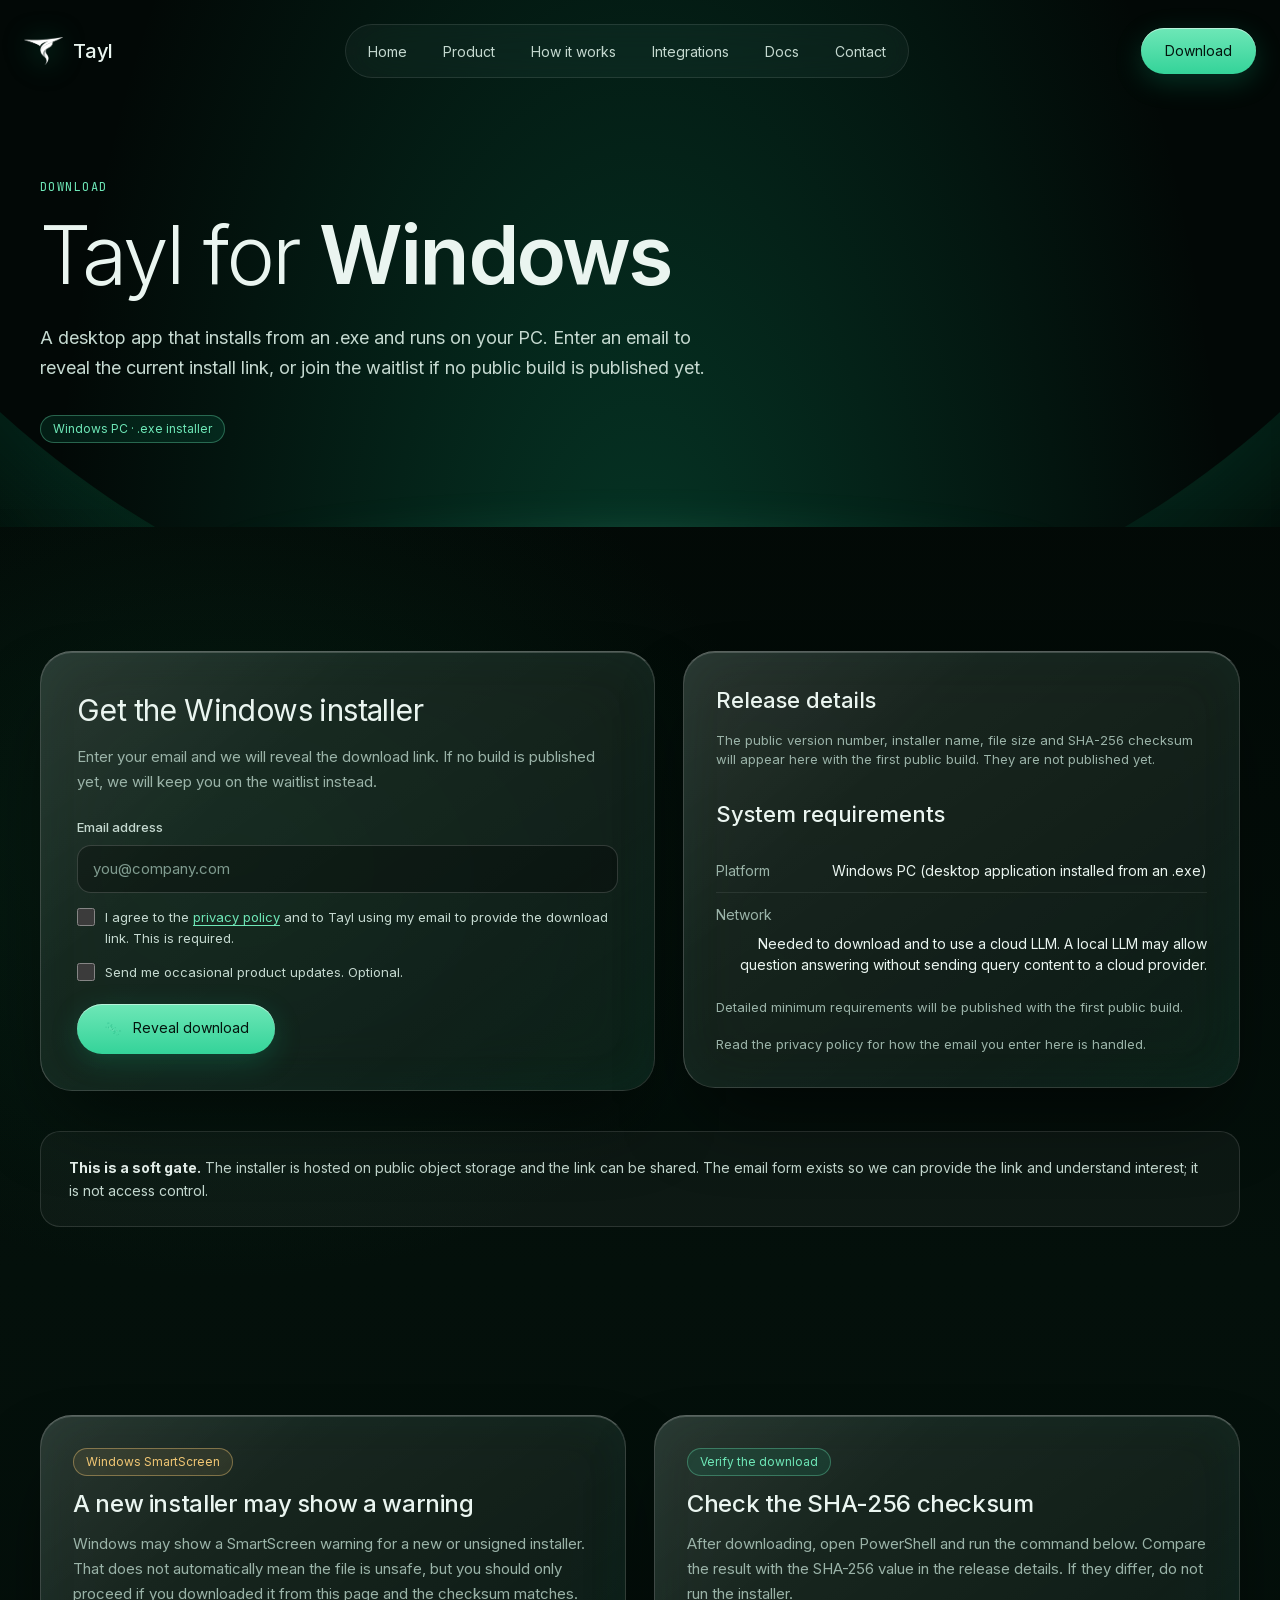
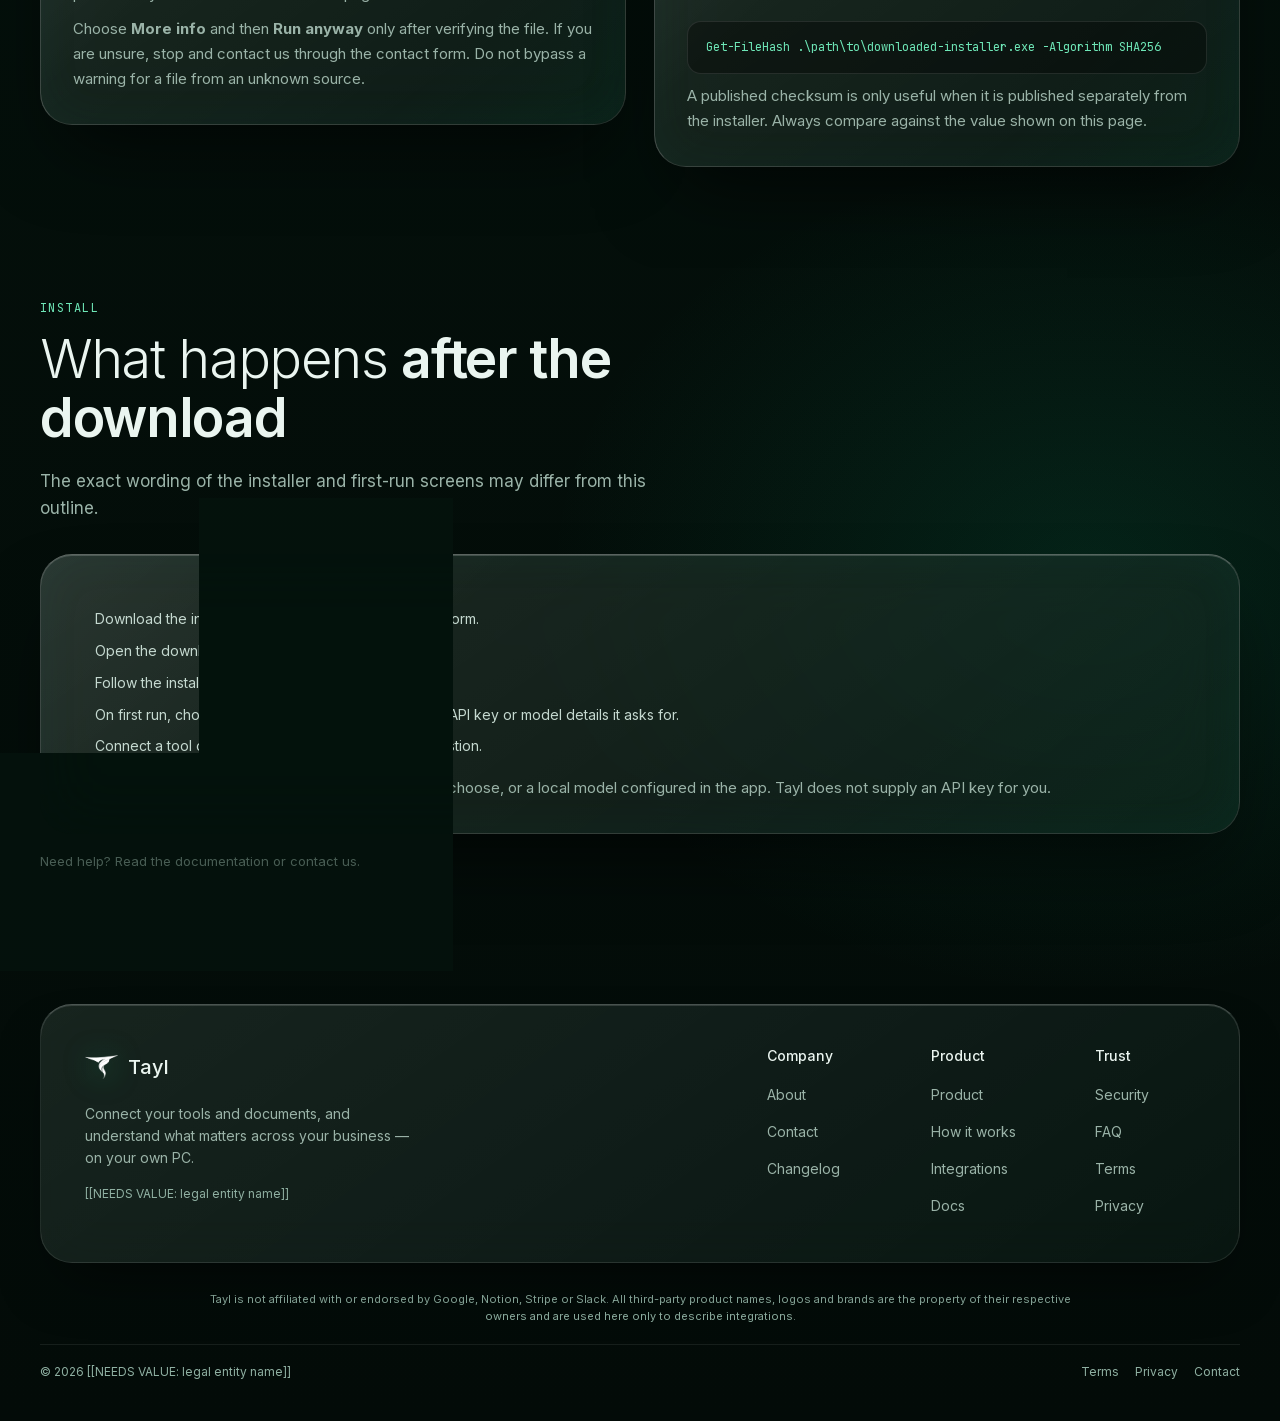
<file: download/index.html>
<!DOCTYPE html><html lang="en" class="_0bjUvq_variable yT9lVq_variable"><head><meta charSet="utf-8"/><meta name="viewport" content="width=device-width, initial-scale=1"/><link rel="preload" href="/_next/static/media/07c7676b89ed2778-s.p.2bn3s6zvc0dyp.woff2" as="font" crossorigin="" type="font/woff2"/><link rel="preload" href="/_next/static/media/53897e768d329f66-s.p.3t6q91iet4nsy.woff2" as="font" crossorigin="" type="font/woff2"/><link rel="preload" as="image" href="/tayl-logo-mark.png"/><link rel="stylesheet" href="/_next/static/chunks/3nd7hzq4lrant.css" data-precedence="next"/><link rel="preload" as="script" fetchPriority="low" href="/_next/static/chunks/2cy99g62ksls-.js"/><script src="/_next/static/chunks/2cjj6_kuijzr9.js" async=""></script><script src="/_next/static/chunks/38wna7vhf49b2.js" async=""></script><script src="/_next/static/chunks/442vfx08j-nf1.js" async=""></script><script src="/_next/static/chunks/turbopack-3-ry682tkyiqk.js" async=""></script><script src="/_next/static/chunks/1bi7x5td0u_f3.js" async=""></script><script src="/_next/static/chunks/0p9oeq57evo_q.js" async=""></script><script src="/_next/static/chunks/3k7w5_gj_jhl8.js" async=""></script><script src="/_next/static/chunks/24fjku2dnxh0z.js" async=""></script><script src="/_next/static/chunks/2x7ddibs1ln-c.js" async=""></script><script src="/_next/static/chunks/1b41gz3xdmkzc.js" async=""></script><meta name="theme-color" content="#010503"/><meta name="color-scheme" content="dark"/><title>Download for Windows — Tayl</title><meta name="description" content="Get the Tayl Windows installer. Enter your email to reveal the download link, check the release details and verify the SHA-256 checksum before installing."/><meta name="application-name" content="Tayl"/><link rel="canonical" href="https://www.tayl.in/download/"/><meta property="og:title" content="Download for Windows"/><meta property="og:description" content="Get the Tayl Windows installer. Enter your email to reveal the download link, check the release details and verify the SHA-256 checksum before installing."/><meta property="og:url" content="https://www.tayl.in/download/"/><meta property="og:site_name" content="Tayl"/><meta property="og:locale" content="en_GB"/><meta property="og:image" content="https://www.tayl.in/og.png"/><meta property="og:image:width" content="1200"/><meta property="og:image:height" content="630"/><meta property="og:image:alt" content="Download Tayl for Windows — Tayl"/><meta property="og:type" content="website"/><meta name="twitter:card" content="summary_large_image"/><meta name="twitter:title" content="Download for Windows"/><meta name="twitter:description" content="Get the Tayl Windows installer. Enter your email to reveal the download link, check the release details and verify the SHA-256 checksum before installing."/><meta name="twitter:image" content="https://www.tayl.in/og.png"/><link rel="icon" href="/favicon.ico?favicon.13a0b25-iipy6.ico" sizes="48x48" type="image/x-icon"/><link rel="icon" href="/icon.png?icon.047p-jxouo-me.png" sizes="512x512" type="image/png"/><link rel="apple-touch-icon" href="/apple-icon.png?apple-icon.252szw-sd3a4i.png" sizes="180x180" type="image/png"/><meta name="next-size-adjust" content=""/><meta name="referrer" content="strict-origin-when-cross-origin"/><script src="/_next/static/chunks/0cz1d0mv5g_q7.js" noModule=""></script></head><body><div hidden=""><!--$--><!--/$--></div><a href="#main" class="skip-link">Skip to content</a><header class="site-header"><div class="nav-shell"><a class="nav-brand focus-ring" aria-label="Tayl home" href="/"><img alt="" aria-hidden="true" width="42" height="30" decoding="async" data-nimg="1" class="site-logo" style="color:transparent" src="/tayl-logo-mark.png"/><span>Tayl</span></a><nav class="nav-links" aria-label="Primary"><a class="nav-link focus-ring " href="/">Home</a><a class="nav-link focus-ring " href="/product/">Product</a><a class="nav-link focus-ring " href="/how-it-works/">How it works</a><a class="nav-link focus-ring " href="/integrations/">Integrations</a><a class="nav-link focus-ring " href="/docs/">Docs</a><a class="nav-link focus-ring " href="/contact/">Contact</a></nav><div class="nav-actions"><a class="pill-button pill-button--solid focus-ring  nav-download focus-ring" href="https://www.mediafire.com/file/8qnl97zwieaw5ee/Tayl_Setup_0.0.0.exe/file"><span>Download</span></a><button type="button" class="menu-toggle focus-ring" aria-expanded="false" aria-controls="mobile-navigation"><span class="sr-only">Open menu</span><span class="menu-icon " aria-hidden="true"><span></span><span></span></span></button></div></div><div id="mobile-navigation" class="mobile-panel" hidden="" aria-label="Mobile navigation"><nav aria-label="Mobile primary"><a class="mobile-link focus-ring " href="/">Home</a><a class="mobile-link focus-ring " href="/product/">Product</a><a class="mobile-link focus-ring " href="/how-it-works/">How it works</a><a class="mobile-link focus-ring " href="/integrations/">Integrations</a><a class="mobile-link focus-ring " href="/docs/">Docs</a><a class="mobile-link focus-ring " href="/contact/">Contact</a><a class="pill-button pill-button--solid focus-ring  mobile-download" href="/download/"><span>Download for Windows</span></a></nav></div></header><main id="main"><header class="page-hero"><div class="page-hero__sphere" aria-hidden="true"></div><div class="page-hero__flare" aria-hidden="true"></div><div class="container page-hero__inner"><p class="eyebrow">Download</p><h1>Tayl for <strong>Windows</strong></h1><div class="page-hero__description">A desktop app that installs from an .exe and runs on your PC. Enter an email to reveal the current install link, or join the waitlist if no public build is published yet.</div><div class="page-hero__actions"><span class="chip chip--green">Windows PC · .exe installer</span></div></div></header><section class="section section--tight"><div class="container"><div class="download-layout"><div class="reveal"><div class="gate-window glass-window"><h2>Get the Windows installer</h2><p>Enter your email and we will reveal the download link. If no build is published yet, we will keep you on the waitlist instead.</p><form class="form" noValidate="" aria-busy="false"><div class="form-grid"><div class="form-field form-field--full"><label for="download-email">Email address</label><input id="download-email" type="email" inputMode="email" autoComplete="email" placeholder="you@company.com" required="" aria-invalid="false" name="email"/></div></div><div class="hp-field" aria-hidden="true"><label for="download-website">Website</label><input id="download-website" type="text" tabindex="-1" autoComplete="off" name="website"/></div><label class="check-row" for="download-consent"><input id="download-consent" type="checkbox" required="" aria-invalid="false" name="consent"/><span>I agree to the <a href="/privacy/">privacy policy</a> and to Tayl using my email to provide the download link. This is required.</span></label><label class="check-row" for="download-updates"><input id="download-updates" type="checkbox" name="marketingOptIn"/><span>Send me occasional product updates. Optional.</span></label><div class="form-actions"><button type="submit" class="pill-button pill-button--solid form-submit form-submit--busy"><div class="orb__box" style="width:20px;height:20px"><span class="orb__placeholder" style="width:20px;height:20px" aria-hidden="true"></span><canvas role="img" aria-label="Preparing your download" style="width:20px;height:20px;display:block"></canvas></div>Reveal download</button></div><div class="form-status " role="status" aria-live="polite" tabindex="-1" hidden=""></div></form></div></div><div class="reveal" style="transition-delay:80ms"><div class="glass-window glass-window--default release-window"><h2>Release details</h2><p class="pending-value" style="margin-top:14px">The public version number, installer name, file size and SHA-256 checksum will appear here with the first public build. They are not published yet.</p><h2 style="margin-top:28px">System requirements</h2><ul class="release-list"><li><span>Platform</span><strong>Windows PC (desktop application installed from an .exe)</strong></li><li><span>Network</span><strong>Needed to download and to use a cloud LLM. A local LLM may allow question answering without sending query content to a cloud provider.</strong></li></ul><p class="pending-value" style="margin-top:12px">Detailed minimum requirements will be published with the first public build.</p><p class="small muted" style="margin-top:18px">Read the <a href="/privacy/">privacy policy</a> for how the email you enter here is handled.</p></div></div></div><div class="reveal"><div class="notice notice--neutral"><strong>This is a soft gate.</strong> The installer is hosted on public object storage and the link can be shared. The email form exists so we can provide the link and understand interest; it is not access control.</div></div></div></section><section class="section"><div class="container"><div class="two-col"><div class="reveal"><div class="glass-window glass-window--default feature-card"><span class="chip chip--amber">Windows SmartScreen</span><h2>A new installer may show a warning</h2><p>Windows may show a SmartScreen warning for a new or unsigned installer. That does not automatically mean the file is unsafe, but you should only proceed if you downloaded it from this page and the checksum matches.</p><p>Choose <strong>More info</strong> and then <strong>Run anyway</strong> only after verifying the file. If you are unsure, stop and contact us through the<!-- --> <a href="/contact/">contact form</a>. Do not bypass a warning for a file from an unknown source.</p></div></div><div class="reveal" style="transition-delay:80ms"><div class="glass-window glass-window--default feature-card"><span class="chip chip--green">Verify the download</span><h2>Check the SHA-256 checksum</h2><p>After downloading, open PowerShell and run the command below. Compare the result with the SHA-256 value in the release details. If they differ, do not run the installer.</p><pre class="code-block"><code>Get-FileHash .\path\to\downloaded-installer.exe -Algorithm SHA256</code></pre><p>A published checksum is only useful when it is published separately from the installer. Always compare against the value shown on this page.</p></div></div></div></div></section><section class="section"><div class="container"><div class="reveal"><div class="section-heading section-heading--left"><p class="eyebrow">Install</p><h2>What happens <strong>after the download</strong></h2><p class="section-heading__description">The exact wording of the installer and first-run screens may differ from this outline.</p></div></div><div class="reveal"><div class="glass-window glass-window--default feature-card" style="margin-top:32px"><ol class="install-steps"><li>Download the installer from this page using the email form.</li><li>Open the downloaded .exe file.</li><li>Follow the installer prompts and launch Tayl.</li><li>On first run, choose a cloud or local LLM and add the API key or model details it asks for.</li><li>Connect a tool or upload a document, then ask a question.</li></ol><p class="small muted" style="margin-top:18px">You will need your own API key for the cloud LLM you choose, or a local model configured in the app. Tayl does not supply an API key for you.</p></div></div><div class="reveal"><p class="small muted" style="margin-top:18px">Need help? Read the <a href="/docs/">documentation</a> or<!-- --> <a href="/contact/">contact us</a>.</p></div></div></section></main><!--$--><!--/$--><footer class="site-footer"><div class="container"><div class="footer-window"><div class="footer-intro"><a class="nav-brand focus-ring" aria-label="Tayl home" href="/"><img alt="" aria-hidden="true" loading="lazy" width="45" height="32" decoding="async" data-nimg="1" class="site-logo" style="color:transparent" src="/tayl-logo-mark.png"/><span>Tayl</span></a><p>Connect your tools and documents, and understand what matters across your business — on your own PC.</p><p class="footer-company">[[NEEDS VALUE: legal entity name]]</p></div><div class="footer-columns"><div><strong>Company</strong><a class="focus-ring" href="/about/">About</a><a class="focus-ring" href="/contact/">Contact</a><a class="focus-ring" href="/changelog/">Changelog</a></div><div><strong>Product</strong><a class="focus-ring" href="/product/">Product</a><a class="focus-ring" href="/how-it-works/">How it works</a><a class="focus-ring" href="/integrations/">Integrations</a><a class="focus-ring" href="/docs/">Docs</a></div><div><strong>Trust</strong><a class="focus-ring" href="/security/">Security</a><a class="focus-ring" href="/faq/">FAQ</a><a class="focus-ring" href="/terms/">Terms</a><a class="focus-ring" href="/privacy/">Privacy</a></div></div></div><div class="footer-meta"><p class="footer-disclaimer">Tayl is not affiliated with or endorsed by Google, Notion, Stripe or Slack. All third-party product names, logos and brands are the property of their respective owners and are used here only to describe integrations.</p><div class="footer-meta-row"><p>© <!-- -->2026<!-- --> <!-- -->[[NEEDS VALUE: legal entity name]]</p><div class="footer-small-links"><a class="focus-ring" href="/terms/">Terms</a><a class="focus-ring" href="/privacy/">Privacy</a><a class="focus-ring" href="/contact/">Contact</a></div></div></div></div></footer><noscript><style>.reveal{opacity:1 !important;transform:none !important}</style></noscript><script id="_R_">(globalThis["TURBOPACK"] || (globalThis["TURBOPACK"] = [])).push({"otherChunks":["static/chunks/2cy99g62ksls-.js","static/chunks/2cjj6_kuijzr9.js","static/chunks/38wna7vhf49b2.js","static/chunks/442vfx08j-nf1.js"],"runtimeModuleIds":[94814]});</script><script src="/_next/static/chunks/2cy99g62ksls-.js" async=""></script><script>(self.__next_f=self.__next_f||[]).push([0])</script><script>self.__next_f.push([1,"1:\"$Sreact.fragment\"\n2:\"/_next/static/chunks/1bi7x5td0u_f3.js\"\n3:\"/_next/static/chunks/0p9oeq57evo_q.js\"\n4:I[19250,[\"$2\",\"$3\"],\"SiteHeader\"]\n5:I[73946,[\"$2\",\"$3\"],\"default\"]\n6:\"/_next/static/chunks/3k7w5_gj_jhl8.js\"\n7:I[836,[\"$2\",\"$3\",\"$6\"],\"default\"]\n8:I[45514,[\"$2\",\"$3\"],\"default\"]\n9:\"/_next/static/chunks/24fjku2dnxh0z.js\"\na:I[29993,[\"$2\",\"$3\",\"$9\"],\"Orb\"]\nb:\"/_next/static/chunks/2x7ddibs1ln-c.js\"\nc:I[42367,[\"$2\",\"$3\",\"$b\"],\"\"]\nd:I[6353,[\"$2\",\"$3\"],\"Image\"]\n17:\"/_next/static/chunks/1b41gz3xdmkzc.js\"\n18:I[66083,[\"$2\",\"$3\",\"$17\"],\"default\"]\n:HL[\"/_next/static/chunks/3nd7hzq4lrant.css\",\"style\"]\n:HL[\"/_next/static/media/07c7676b89ed2778-s.p.2bn3s6zvc0dyp.woff2\",\"font\",{\"crossOrigin\":\"\",\"type\":\"font/woff2\"}]\n:HL[\"/_next/static/media/53897e768d329f66-s.p.3t6q91iet4nsy.woff2\",\"font\",{\"crossOrigin\":\"\",\"type\":\"font/woff2\"}]\n13:X\n14:[[\"children\",{\"s\":\"__PAGE__\",\"h\":512,\"d\":{\"r\":\"$L15\",\"p\":false,\"v\":null}}]]\n11:[[\"children\",{\"s\":\"download\",\"h\":512,\"d\":{\"r\":\"$L12\",\"p\":false,\"v\":\"$13\"},\"c\":\"$Q14\"}]]\n0:{\"P\":null,\"c\":[\"\",\"download\",\"\"],\"q\":\"\",\"i\":false,\"t\":{\"t\":{\"s\":\"\",\"h\":528,\"d\":{\"r\":[\"$\",\"$1\",\"c\",{\"children\":[[[\"$\",\"link\",\"0\",{\"rel\":\"stylesheet\",\"href\":\"/_next/static/chunks/3nd7hzq4lrant.css\",\"precedence\":\"next\",\"crossOrigin\":\"$undefined\",\"nonce\":\"$undefined\"}],[\"$\",\"script\",\"script-0\",{\"src\":\"/_next/static/chunks/1bi7x5td0u_f3.js\",\"async\":true,\"nonce\":\"$undefined\"}],[\"$\",\"script\",\"script-1\",{\"src\":\"/_next/static/chunks/0p9oeq57evo_q.js\",\"async\":true,\"nonce\":\"$undefined\"}]],[\"$\",\"html\",null,{\"lang\":\"en\",\"className\":\"_0bjUvq_variable yT9lVq_variable\",\"children\":[\"$\",\"body\",null,{\"children\":[[\"$\",\"a\",null,{\"href\":\"#main\",\"className\":\"skip-link\",\"children\":\"Skip to content\"}],[\"$\",\"$L4\",null,{}],[\"$\",\"$L5\",null,{\"parallelRouterKey\":\"children\",\"error\":\"$7\",\"errorStyles\":[],\"errorScripts\":[[\"$\",\"script\",\"script-0\",{\"src\":\"/_next/static/chunks/3k7w5_gj_jhl8.js\",\"async\":true,\"nonce\":\"$undefined\"}]],\"template\":[\"$\",\"$L8\",null,{}],\"templateStyles\":\"$undefined\",\"templateScripts\":\"$undefined\",\"notFound\":[[\"$\",\"main\",null,{\"id\":\"main\",\"children\":[\"$\",\"section\",null,{\"className\":\"error-page\",\"children\":[[\"$\",\"div\",null,{\"className\":\"error-page__glow\",\"aria-hidden\":\"true\"}],[\"$\",\"div\",null,{\"className\":\"container\",\"children\":[[\"$\",\"div\",null,{\"className\":\"error-orb\",\"children\":[\"$\",\"$La\",null,{\"state\":\"searching\",\"size\":\"lg\",\"paused\":false,\"label\":\"Searching for the page\",\"decorative\":false}]}],[\"$\",\"p\",null,{\"className\":\"eyebrow\",\"children\":\"404\"}],[\"$\",\"h1\",null,{\"children\":\"This page is not here.\"}],[\"$\",\"p\",null,{\"children\":\"The link may be old, mistyped or pointing at something that has not been published yet. The home page and the documentation are good places to pick the thread back up.\"}],[\"$\",\"div\",null,{\"className\":\"error-page__actions\",\"children\":[[\"$\",\"$Lc\",null,{\"className\":\"pill-button pill-button--solid focus-ring pill-button--arrow\",\"href\":\"/\",\"children\":[[\"$\",\"span\",null,{\"children\":\"Back to home\"}],[\"$\",\"span\",null,{\"className\":\"arrow-circle\",\"aria-hidden\":\"true\",\"children\":[\"$\",\"svg\",null,{\"width\":\"18\",\"height\":\"18\",\"viewBox\":\"0 0 24 24\",\"fill\":\"none\",\"stroke\":\"currentColor\",\"strokeWidth\":\"2.4\",\"strokeLinecap\":\"round\",\"strokeLinejoin\":\"round\",\"children\":[\"$\",\"path\",null,{\"d\":\"M5 12h14M13 6l6 6-6 6\"}]}]}]]}],[\"$\",\"$Lc\",null,{\"className\":\"pill-button pill-button--dark focus-ring\",\"href\":\"/docs\",\"children\":[[\"$\",\"span\",null,{\"children\":\"Read the docs\"}],null]}]]}],[\"$\",\"p\",null,{\"className\":\"small muted\",\"style\":{\"marginTop\":22},\"children\":[\"Looking for the download? \",[\"$\",\"$Lc\",null,{\"href\":\"/download\",\"children\":\"Get Tayl for Windows\"}],\".\"]}]]}]]}]}],[]],\"forbidden\":\"$undefined\",\"unauthorized\":\"$undefined\"}],[\"$\",\"footer\",null,{\"className\":\"site-footer\",\"children\":[\"$\",\"div\",null,{\"className\":\"container\",\"children\":[[\"$\",\"div\",null,{\"className\":\"footer-window\",\"children\":[[\"$\",\"div\",null,{\"className\":\"footer-intro\",\"children\":[[\"$\",\"$Lc\",null,{\"href\":\"/\",\"className\":\"nav-brand focus-ring\",\"aria-label\":\"Tayl home\",\"children\":[[\"$\",\"$Ld\",null,{\"src\":\"/tayl-logo-mark.png\",\"alt\":\"\",\"aria-hidden\":\"true\",\"width\":45,\"height\":32,\"priority\":false,\"className\":\"site-logo\",\"sizes\":\"45px\"}],[\"$\",\"span\",null,{\"children\":\"Tayl\"}]]}],[\"$\",\"p\",null,{\"children\":\"Connect your tools and documents, and understand what matters across your business — on your own PC.\"}],[\"$\",\"p\",null,{\"className\":\"footer-company\",\"children\":[\"[[NEEDS VALUE: legal entity name]]\",null]}]]}],[\"$\",\"div\",null,{\"className\":\"footer-columns\",\"children\":[[\"$\",\"div\",\"Company\",{\"children\":[[\"$\",\"strong\",null,{\"children\":\"Company\"}],[[\"$\",\"$Lc\",\"/about\",{\"href\":\"/about\",\"className\":\"focus-ring\",\"children\":\"About\"}],[\"$\",\"$Lc\",\"/contact\",{\"href\":\"/contact\",\"className\":\"focus-ring\",\"children\":\"Contact\"}],[\"$\",\"$Lc\",\"/changelog\",{\"href\":\"/changelog\",\"className\":\"focus-ring\",\"children\":\"Changelog\"}]]]}],[\"$\",\"div\",\"Product\",{\"children\":[[\"$\",\"strong\",null,{\"children\":\"Product\"}],[[\"$\",\"$Lc\",\"/product\",{\"href\":\"/product\",\"className\":\"focus-ring\",\"children\":\"Product\"}],[\"$\",\"$Lc\",\"/how-it-works\",{\"href\":\"/how-it-works\",\"className\":\"focus-ring\",\"children\":\"How it works\"}],[\"$\",\"$Lc\",\"/integrations\",{\"href\":\"/integrations\",\"className\":\"focus-ring\",\"children\":\"Integrations\"}],[\"$\",\"$Lc\",\"/docs\",{\"href\":\"/docs\",\"className\":\"focus-ring\",\"children\":\"Docs\"}]]]}],[\"$\",\"div\",\"Trust\",{\"children\":[[\"$\",\"strong\",null,{\"children\":\"Trust\"}],[[\"$\",\"$Lc\",\"/security\",{\"href\":\"/security\",\"className\":\"focus-ring\",\"children\":\"Security\"}],[\"$\",\"$Lc\",\"/faq\",{\"href\":\"/faq\",\"className\":\"focus-ring\",\"children\":\"FAQ\"}],[\"$\",\"$Lc\",\"/terms\",{\"href\":\"/terms\",\"className\":\"focus-ring\",\"children\":\"Terms\"}],[\"$\",\"$Lc\",\"/privacy\",{\"href\":\"/privacy\",\"className\":\"focus-ring\",\"children\":\"Privacy\"}]]]}]]}]]}],[\"$\",\"div\",null,{\"className\":\"footer-meta\",\"children\":[[\"$\",\"p\",null,{\"className\":\"footer-disclaimer\",\"children\":\"Tayl is not affiliated with or endorsed by Google, Notion, Stripe or Slack. All third-party product names, logos and brands are the property of their respective owners and are used here only to describe integrations.\"}],\"$Le\"]}]]}]}],\"$Lf\",\"$L10\",null]}]}]]}],\"p\":false,\"v\":null},\"c\":\"$Q11\"},\"h\":{\"r\":\"$L16\",\"p\":false,\"v\":null}},\"m\":\"$undefined\",\"G\":[\"$18\",[\"$L19\"]],\"S\":true,\"r\":\"$undefined\",\"s\":\"$undefined\",\"a\":\"$undefined\",\"l\":\"$undefined\",\"p\":\"$undefined\",\"d\":\"$undefined\",\"b\":\"a4uO-B8TLqkMVQFPsuDyP\"}\n1b:I[47031,[\"$2\",\"$3\",\"$b\"],\"Reveal\"]\n1c:I[27081,[\"$2\",\"$3\",\"$b\"],\"DownloadGate\"]\n22:\"ViewportBoundary\"\n23:I[247,[\"$2\",\"$3\"],\"$22\"]\n25:\"MetadataBoundary\"\n26:I[247,[\"$2\",\"$3\"],\"$25\"]\n27:\"$Sreact.suspense\"\ne:[\"$\",\"div\",null,{\"className\":\"footer-meta-row\",\"children\":[[\"$\",\"p\",null,{\"children\":[\"© \",2026,\" \",\"[[NEEDS VALUE: legal entity name]]\"]}],[\"$\",\"div\",null,{\"className\":\"footer-small-links\",\"children\":[[\"$\",\"$Lc\",null,{\"href\":\"/terms\",\"className\":\"focus-ring\",\"children\":\"Terms\"}],[\"$\",\"$Lc\",null,{\"href\":\"/privacy\",\"className\":\"focus-ring\",\"children\":\"Privacy\"}],[\"$\",\"$Lc\",null,{\"href\":\"/contact\",\"className\":\"focus-ring\",\"children\":\"Contact\"}],[]]}]]}]\n1a:[\"$\",\"style\",null,{\"children\":\".reveal{opacity:1 !important;transform:none !important}\"}]\nf:[\"$\",\"noscript\",null,{\"children\":\"$1a\"}]\n10:[\"$\",\"meta\",null,{\"name\":\"referrer\",\"content\":\"strict-origin-when-cross-origin\"}]\n12:[\"$\",\"$1\",\"c\",{\"children\":[null,[\"$\",\"$L5\",null,{\"parallelRouterKey\":\"children\",\"error\":\"$undefined\",\"errorStyles\":\"$undefined\",\"errorScripts\":\"$undefined\",\"template\":[\"$\",\"$L8\",null,{}],\"templateStyles\":\"$undefined\",\"templateScripts\":\"$undefined\",\"notFound\":\"$undefined\",\"forbidden\":\"$undefined\",\"unauthorized\":\"$undefined\"}]]}]\n15:[\"$\",\"$1\",\"c\",{\"children\":[[\"$\",\"main\",null,{\"id\":\"main\",\"children\":[[\"$\",\"header\",null,{\"className\":\"page-hero\",\"children\":[[\"$\",\"div\",null,{\"className\":\"page-hero__sphere\",\"aria-hidden\":\"true\"}],[\"$\",\"div\",null,{\"className\":\"page-hero__flare\",\"aria-hidden\":\"true\"}],[\"$\",\"div\",null,{\"className\":\"container page-hero__inner\",\"children\":[[\"$\",\"p\",null,{\"className\":\"eyebrow\",\"children\":\"Download\"}],[\"$\",\"h1\",null,{\"children\":[\"Tayl for \",[\"$\",\"strong\",null,{\"children\":\"Windows\"}]]}],[\"$\",\"div\",null,{\"className\":\"page-hero__description\",\"children\":\"A desktop app that installs from an .exe and runs on your PC. Enter an email to reveal the current install link, or join the waitlist if no public build is published yet.\"}],[\"$\",\"div\",null,{\"className\":\"page-hero__actions\",\"children\":[\"$\",\"span\",null,{\"className\":\"chip chip--green\",\"children\":\"Windows PC · .exe installer\"}]}],\"$undefined\"]}]]}],[\"$\",\"section\",null,{\"className\":\"section section--tight\",\"children\":[\"$\",\"div\",null,{\"className\":\"container\",\"children\":[[\"$\",\"div\",null,{\"className\":\"download-layout\",\"children\":[[\"$\",\"$L1b\",null,{\"children\":[\"$\",\"$L1c\",null,{}]}],[\"$\",\"$L1b\",null,{\"delay\":80,\"children\":[\"$\",\"div\",null,{\"className\":\"glass-window glass-window--default release-window\",\"children\":[[\"$\",\"h2\",null,{\"children\":\"Release details\"}],[\"$\",\"p\",null,{\"className\":\"pending-value\",\"style\":{\"marginTop\":14},\"children\":\"The public version number, installer name, file size and SHA-256 checksum will appear here with the first public build. They are not published yet.\"}],[\"$\",\"h2\",null,{\"style\":{\"marginTop\":28},\"children\":\"System requirements\"}],[\"$\",\"ul\",null,{\"className\":\"release-list\",\"children\":[[\"$\",\"li\",\"Platform\",{\"children\":[[\"$\",\"span\",null,{\"children\":\"Platform\"}],[\"$\",\"strong\",null,{\"children\":\"Windows PC (desktop application installed from an .exe)\"}]]}],[\"$\",\"li\",\"Network\",{\"children\":[[\"$\",\"span\",null,{\"children\":\"Network\"}],[\"$\",\"strong\",null,{\"children\":\"Needed to download and to use a cloud LLM. A local LLM may allow question answering without sending query content to a cloud provider.\"}]]}]]}],[\"$\",\"p\",null,{\"className\":\"pending-value\",\"style\":{\"marginTop\":12},\"children\":\"Detailed minimum requirements will be published with the first public build.\"}],[\"$\",\"p\",null,{\"className\":\"small muted\",\"style\":{\"marginTop\":18},\"children\":[\"Read the \",[\"$\",\"$Lc\",null,{\"href\":\"/privacy\",\"children\":\"privacy policy\"}],\" for how the email you enter here is handled.\"]}]]}]}]]}],[\"$\",\"$L1b\",null,{\"children\":[\"$\",\"div\",null,{\"className\":\"notice notice--neutral\",\"children\":[[\"$\",\"strong\",null,{\"children\":\"This is a soft gate.\"}],\" The installer is hosted on public object storage and the link can be shared. The email form exists so we can provide the link and understand interest; it is not access control.\"]}]}]]}]}],[\"$\",\"section\",null,{\"className\":\"section\",\"children\":[\"$\",\"div\",null,{\"className\":\"container\",\"children\":[\"$\",\"div\",null,{\"className\":\"two-col\",\"children\":[[\"$\",\"$L1b\",null,{\"children\":[\"$\",\"div\",null,{\"className\":\"glass-window glass-window--default feature-card\",\"children\":[[\"$\",\"span\",null,{\"className\":\"chip chip--amber\",\"children\":\"Windows SmartScreen\"}],[\"$\",\"h2\",null,{\"children\":\"A new installer may show a warning\"}],[\"$\",\"p\",null,{\"children\":\"Windows may show a SmartScreen warning for a new or unsigned installer. That does not automatically mean the file is unsafe, but you should only proceed if you downloaded it from this page and the checksum matches.\"}],[\"$\",\"p\",null,{\"children\":[\"Choose \",[\"$\",\"strong\",null,{\"children\":\"More info\"}],\" and then \",[\"$\",\"strong\",null,{\"children\":\"Run anyway\"}],\" only after verifying the file. If you are unsure, stop and contact us through the\",\" \",[\"$\",\"$Lc\",null,{\"href\":\"/contact\",\"children\":\"contact form\"}],\". Do not bypass a warning for a file from an unknown source.\"]}]]}]}],[\"$\",\"$L1b\",null,{\"delay\":80,\"children\":[\"$\",\"div\",null,{\"className\":\"glass-window glass-window--default feature-card\",\"children\":[[\"$\",\"span\",null,{\"className\":\"chip chip--green\",\"children\":\"Verify the download\"}],[\"$\",\"h2\",null,{\"children\":\"Check the SHA-256 checksum\"}],[\"$\",\"p\",null,{\"children\":\"After downloading, open PowerShell and run the command below. Compare the result with the SHA-256 value in the release details. If they differ, do not run the installer.\"}],\"$L1d\",\"$L1e\"]}]}]]}]}]}],\"$L1f\"]}],[\"$L20\"],\"$L21\"]}]\n16:[\"$\",\"$1\",\"h\",{\"children\":[null,[\"$\",\"$L23\",null,{\"children\":\"$L24\"}],[\"$\",\"$L26\",null,{\"children\":[[\"$\",\"div\",null,{\"hidden\":true,\"children\":[\"$\",\"$27\",null,{\"name\":\"Next.Metadata\",\"children\":\"$L28\"}]}],null]}],[\"$\",\"meta\",null,{\"name\":\"next-size-adjust\",\"content\":\"\"}]]}]\n19:[\"$\",\"link\",\"0\",{\"rel\":\"stylesheet\",\"href\":\"/_next/static/chunks/3nd7hzq4lrant.css\",\"precedence\":\"next\",\"crossOrigin\":\"$undefined\",\"nonce\":\"$undefined\"}]\n29:I[247,[\"$2\",\"$3\"],\"OutletBoundary\"]\n13:C\n1d:[\"$\",\"pre\",null,{\"className\":\"code-block\",\"children\":[\"$\",\"code\",null,{\"children\":\"Get-FileHash .\\\\path\\\\to\\\\downloaded-installer.exe -Algorithm SHA256\"}]}]\n1e:[\"$\",\"p\",null,{\"children\":\"A published checksum is only useful when it is published separately from the installer. Always compare against the value shown on this page.\"}]\n1f:[\"$\",\"section\",null,{\"className\":\"section\",\"children\":[\"$\",\"div\",null,{\"className\":\"container\",\"children\":[[\"$\",\"$L1b\",null,{\"children\":[\"$\",\"div\",null,{\"className\":\"section-heading section-heading--left\",\"children\":[[\"$\",\"p\",null,{\"className\":\"eyebrow\",\"children\":\"Install\"}],[\"$\",\"h2\",null,{\"children\":[\"What happens \",[\"$\",\"strong\",null,{\"children\":\"after the download\"}]]}],[\"$\",\"p\",null,{\"className\":\"section-heading__description\",\"children\":\"The exact wording of the installer and first-run screens may differ from this outline.\"}]]}]}],[\"$\",\"$L1b\",null,{\"children\":[\"$\",\"div\",null,{\"className\":\"glass-window glass-window--default feature-card\",\"style\":{\"marginTop\":32},\"children\":[[\"$\",\"ol\",null,{\"className\":\"install-steps\",\"children\":[[\"$\",\"li\",\"Download the installer from this page using the email form.\",{\"children\":\"Download the installer from this page using the email form.\"}],[\"$\",\"li\",\"Open the downloaded .exe file.\",{\"children\":\"Open the downloaded .exe file.\"}],[\"$\",\"li\",\"Follow the installer prompts and launch Tayl.\",{\"children\":\"Follow the installer prompts and launch Tayl.\"}],[\"$\",\"li\",\"On first run, choose a cloud or local LLM and add the API key or model details it asks for.\",{\"children\":\"On first run, choose a cloud or local LLM and add the API key or model details it asks for.\"}],[\"$\",\"li\",\"Connect a tool or upload a document, then ask a question.\",{\"children\":\"Connect a tool or upload a document, then ask a question.\"}]]}],[\"$\",\"p\",null,{\"className\":\"small muted\",\"style\":{\"marginTop\":18},\"children\":\"You will need your own API key for the cloud LLM you choose, or a local model configured in the app. Tayl does not supply an API key for you.\"}]]}]}],[\"$\",\"$L1b\",null,{\"children\":[\"$\",\"p\",null,{\"className\":\"small muted\",\"style\":{\"marginTop\":18},\"children\":[\"Need help? Read the \",[\"$\",\"$Lc\",null,{\"href\":\"/docs\",\"children\":\"documentation\"}],\" or\",\" \",[\"$\",\"$Lc\",null,{\"href\":\"/contact\",\"children\":\"contact us\"}],\".\"]}]}]]}]}]\n20:[\"$\",\"script\",\"script-0\",{\"src\":\"/_next/static/chunks/2x7ddibs1ln-c.js\",\"async\":true,\"nonce\":\"$undefined\"}]\n21:[\"$\",\"$L29\",null,{\"children\":[\"$\",\"$27\",null,{\"name\":\"Next.MetadataOutlet\",\"children\":\"$@2a\"}]}]\n24:[[\"$\",\"meta\",\"0\",{\"charSet\":\"utf-8\"}],[\"$\",\"meta\",\"1\",{\"name\":\"viewport\",\"content\":\"width=device-width, initial-scale=1\"}],[\"$\",\"meta\",\"2\",{\"name\":\"theme-color\",\"content\":\"#010503\"}],[\"$\",\"meta\",\"3\",{\"name\":\"color-scheme\",\"content\":\"dark\"}]]\n2b:I[98851,[\"$2\",\"$3\"],\"IconMark\"]\n28:[[\"$\",\"title\",\"0\",{\"children\":\"Download for Windows — Tayl\"}],[\"$\",\"meta\",\"1\",{\"name\":\"description\",\"content\":\"Get the Tayl Windows installer. Enter your email to reveal the download link, check the release details and verify the SHA-256 checksum before installing.\"}],[\"$\",\"meta\",\"2\",{\"name\":\"application-name\",\"content\":\"Tayl\"}],[\"$\",\"link\",\"3\",{\"rel\":\"canonical\",\"href\":\"https://www.tayl.in/download/\"}],[\"$\",\"meta\",\"4\",{\"property\":\"og:title\",\"content\":\"Download for Windows\"}],[\"$\",\"meta\",\"5\",{\"property\":\"og:description\",\"content\":\"Get the Tayl Windows installer. Enter your email to reveal the download link, check the release details and verify the SHA-256 checksum before installing.\"}],[\"$\",\"meta\",\"6\",{\"property\":\"og:url\",\"content\":\"https://www.tayl.in/download/\"}],[\"$\",\"meta\",\"7\",{\"property\":\"og:site_name\",\"content\":\"Tayl\"}],[\"$\",\"meta\",\"8\",{\"property\":\"og:locale\",\"content\":\"en_GB\"}],[\"$\",\"meta\",\"9\",{\"property\":\"og:image\",\"content\":\"https://www.tayl.in/og.png\"}],[\"$\",\"meta\",\"10\",{\"property\":\"og:image:width\",\"content\":\"1200\"}],[\"$\",\"meta\",\"11\",{\"property\":\"og:image:height\",\"content\":\"630\"}],[\"$\",\"meta\",\"12\",{\"property\":\"og:image:alt\",\"content\":\"Download Tayl for Windows — Tayl\"}],[\"$\",\"meta\",\"13\",{\"property\":\"og:type\",\"content\":\"website\"}],[\"$\",\"meta\",\"14\",{\"name\":\"twitter:card\",\"content\":\"summary_large_image\"}],[\"$\",\"meta\",\"15\",{\"name\":\"twitter:title\",\"content\":\"Download for Windows\"}],[\"$\",\"meta\",\"16\",{\"name\":\"twitter:description\",\"content\":\"Get the Tayl Windows installer. Enter your email to reveal the download link, check the release details and verify the SHA-256 checksum before installing.\"}],[\"$\",\"meta\",\"17\",{\"name\":\"twitter:image\",\"content\":\"https://www.tayl.in/og.png\"}],[\"$\",\"link\",\"18\",{\"rel\":\"icon\",\"href\":\"/favicon.ico?favicon.13a0b25-iipy6.ico\",\"sizes\":\"48x48\",\"type\":\"image/x-icon\"}],[\"$\",\"link\",\"19\",{\"rel\":\"icon\",\"href\":\"/icon.png?icon.047p-jxouo-me.png\",\"sizes\":\"512x512\",\"type\":\"image/png\"}],[\"$\",\"link\",\"20\",{\"rel\":\"apple-touch-icon\",\"href\":\"/apple-icon.png?apple-icon.252szw-sd3a4i.png\",\"sizes\":\"180x180\",\"type\":\"image/png\"}],[\"$\",\"$L2b\",\"21\",{}]]\n2a:null\n"])</script></body></html>
</file>
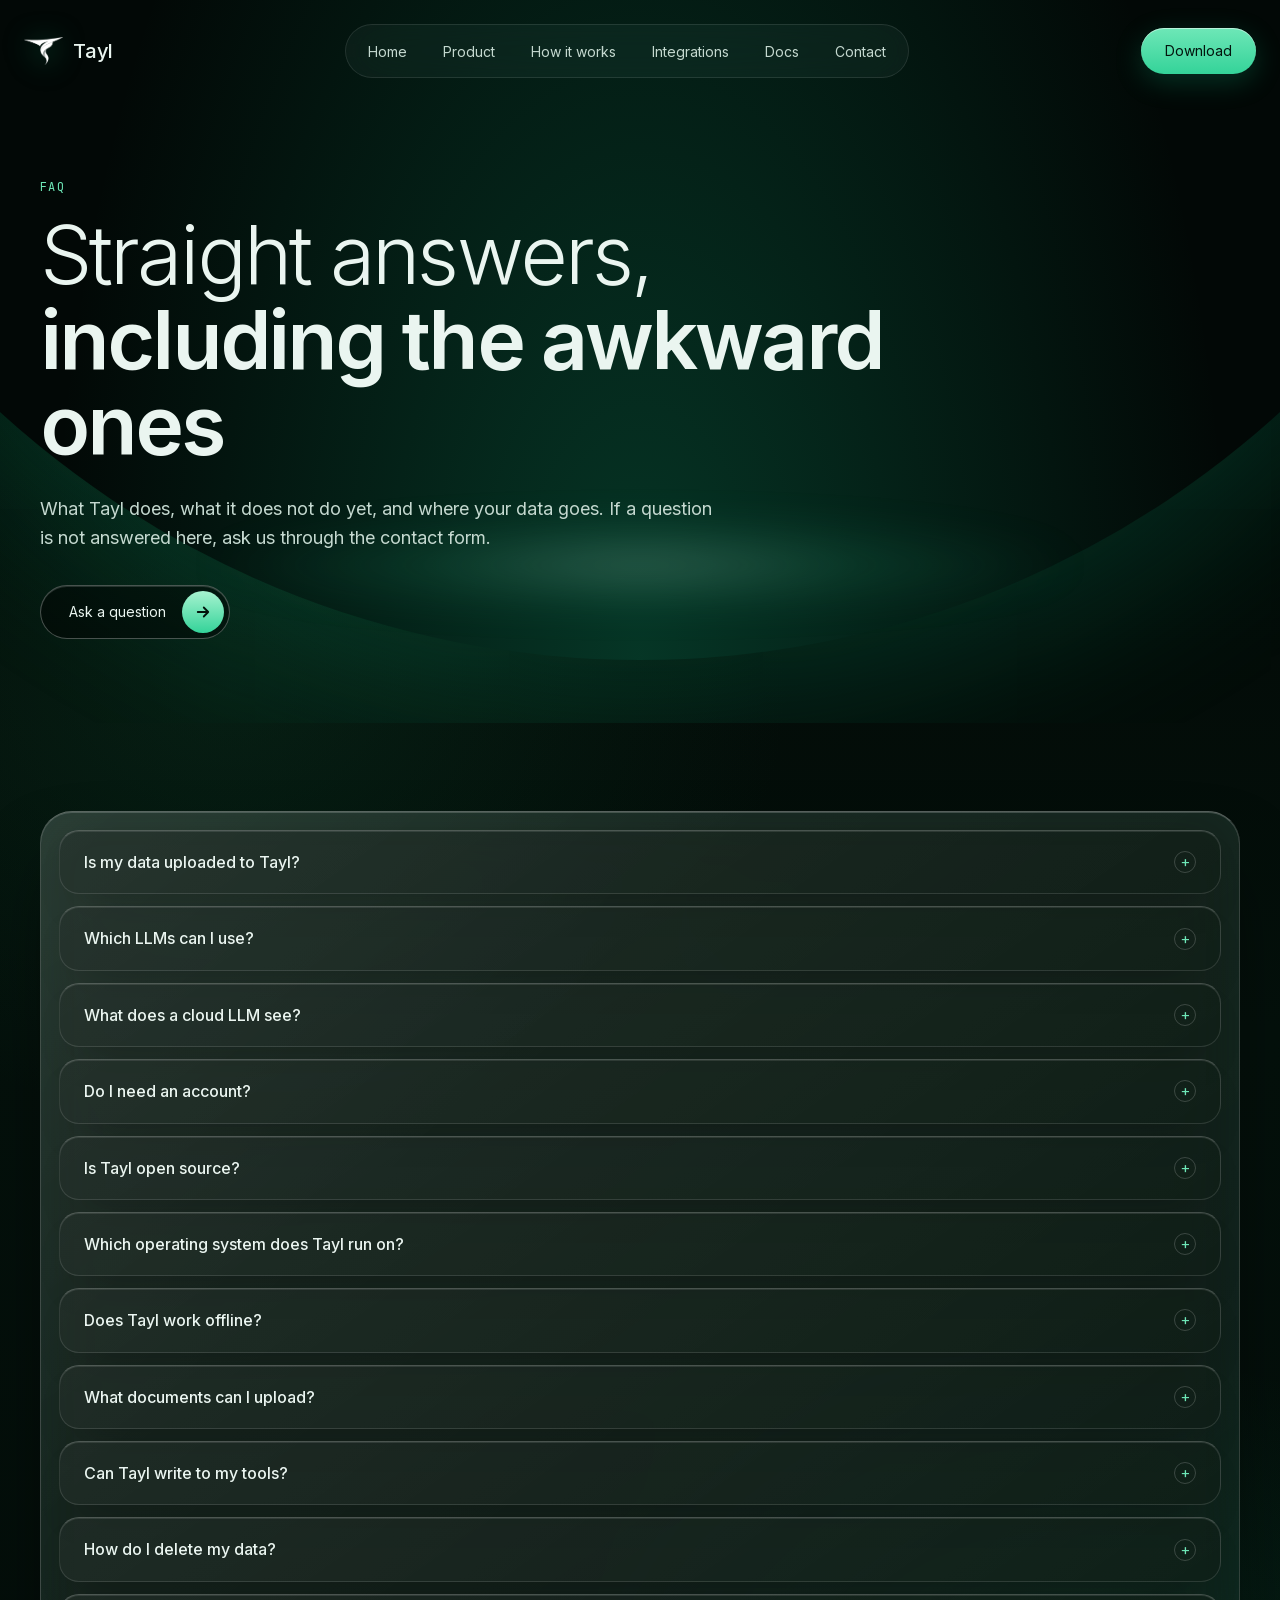
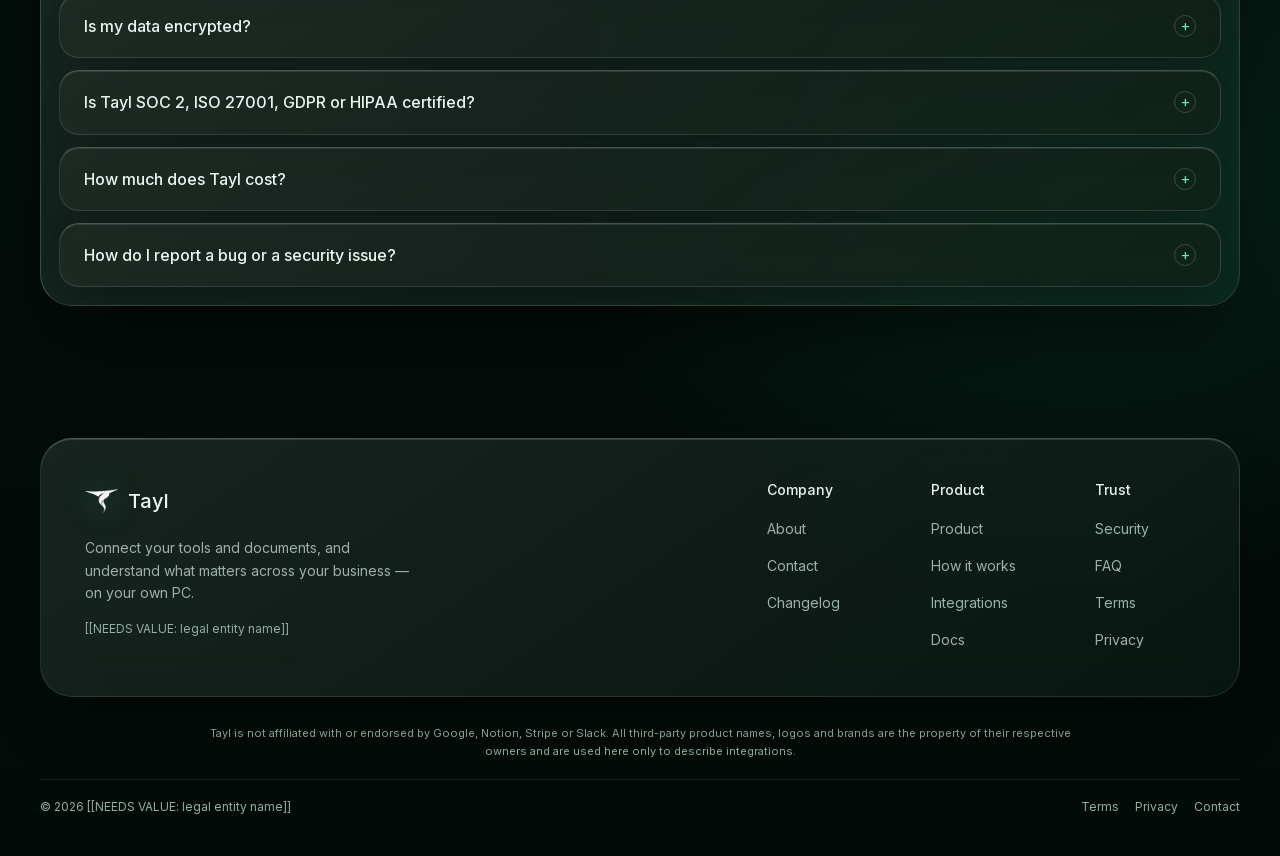
<file: faq/index.html>
<!DOCTYPE html><html lang="en" class="_0bjUvq_variable yT9lVq_variable"><head><meta charSet="utf-8"/><meta name="viewport" content="width=device-width, initial-scale=1"/><link rel="preload" href="/_next/static/media/07c7676b89ed2778-s.p.2bn3s6zvc0dyp.woff2" as="font" crossorigin="" type="font/woff2"/><link rel="preload" href="/_next/static/media/53897e768d329f66-s.p.3t6q91iet4nsy.woff2" as="font" crossorigin="" type="font/woff2"/><link rel="preload" as="image" href="/tayl-logo-mark.png"/><link rel="stylesheet" href="/_next/static/chunks/3nd7hzq4lrant.css" data-precedence="next"/><link rel="preload" as="script" fetchPriority="low" href="/_next/static/chunks/2cy99g62ksls-.js"/><script src="/_next/static/chunks/2cjj6_kuijzr9.js" async=""></script><script src="/_next/static/chunks/38wna7vhf49b2.js" async=""></script><script src="/_next/static/chunks/442vfx08j-nf1.js" async=""></script><script src="/_next/static/chunks/turbopack-3-ry682tkyiqk.js" async=""></script><script src="/_next/static/chunks/1bi7x5td0u_f3.js" async=""></script><script src="/_next/static/chunks/0p9oeq57evo_q.js" async=""></script><script src="/_next/static/chunks/3k7w5_gj_jhl8.js" async=""></script><script src="/_next/static/chunks/24fjku2dnxh0z.js" async=""></script><script src="/_next/static/chunks/0hwg6fxjcio99.js" async=""></script><script src="/_next/static/chunks/1b41gz3xdmkzc.js" async=""></script><meta name="theme-color" content="#010503"/><meta name="color-scheme" content="dark"/><title>FAQ — Tayl</title><meta name="description" content="Honest answers about Tayl: local data, cloud and local LLMs, accounts, open source, Windows support, deleting data, write actions and reporting a bug."/><meta name="application-name" content="Tayl"/><link rel="canonical" href="https://www.tayl.in/faq/"/><meta property="og:title" content="FAQ"/><meta property="og:description" content="Honest answers about Tayl: local data, cloud and local LLMs, accounts, open source, Windows support, deleting data, write actions and reporting a bug."/><meta property="og:url" content="https://www.tayl.in/faq/"/><meta property="og:site_name" content="Tayl"/><meta property="og:locale" content="en_GB"/><meta property="og:image" content="https://www.tayl.in/og.png"/><meta property="og:image:width" content="1200"/><meta property="og:image:height" content="630"/><meta property="og:image:alt" content="Tayl FAQ — Tayl"/><meta property="og:type" content="website"/><meta name="twitter:card" content="summary_large_image"/><meta name="twitter:title" content="FAQ"/><meta name="twitter:description" content="Honest answers about Tayl: local data, cloud and local LLMs, accounts, open source, Windows support, deleting data, write actions and reporting a bug."/><meta name="twitter:image" content="https://www.tayl.in/og.png"/><link rel="icon" href="/favicon.ico?favicon.13a0b25-iipy6.ico" sizes="48x48" type="image/x-icon"/><link rel="icon" href="/icon.png?icon.047p-jxouo-me.png" sizes="512x512" type="image/png"/><link rel="apple-touch-icon" href="/apple-icon.png?apple-icon.252szw-sd3a4i.png" sizes="180x180" type="image/png"/><meta name="next-size-adjust" content=""/><meta name="referrer" content="strict-origin-when-cross-origin"/><script src="/_next/static/chunks/0cz1d0mv5g_q7.js" noModule=""></script></head><body><div hidden=""><!--$--><!--/$--></div><a href="#main" class="skip-link">Skip to content</a><header class="site-header"><div class="nav-shell"><a class="nav-brand focus-ring" aria-label="Tayl home" href="/"><img alt="" aria-hidden="true" width="42" height="30" decoding="async" data-nimg="1" class="site-logo" style="color:transparent" src="/tayl-logo-mark.png"/><span>Tayl</span></a><nav class="nav-links" aria-label="Primary"><a class="nav-link focus-ring " href="/">Home</a><a class="nav-link focus-ring " href="/product/">Product</a><a class="nav-link focus-ring " href="/how-it-works/">How it works</a><a class="nav-link focus-ring " href="/integrations/">Integrations</a><a class="nav-link focus-ring " href="/docs/">Docs</a><a class="nav-link focus-ring " href="/contact/">Contact</a></nav><div class="nav-actions"><a class="pill-button pill-button--solid focus-ring  nav-download focus-ring" href="https://www.mediafire.com/file/8qnl97zwieaw5ee/Tayl_Setup_0.0.0.exe/file"><span>Download</span></a><button type="button" class="menu-toggle focus-ring" aria-expanded="false" aria-controls="mobile-navigation"><span class="sr-only">Open menu</span><span class="menu-icon " aria-hidden="true"><span></span><span></span></span></button></div></div><div id="mobile-navigation" class="mobile-panel" hidden="" aria-label="Mobile navigation"><nav aria-label="Mobile primary"><a class="mobile-link focus-ring " href="/">Home</a><a class="mobile-link focus-ring " href="/product/">Product</a><a class="mobile-link focus-ring " href="/how-it-works/">How it works</a><a class="mobile-link focus-ring " href="/integrations/">Integrations</a><a class="mobile-link focus-ring " href="/docs/">Docs</a><a class="mobile-link focus-ring " href="/contact/">Contact</a><a class="pill-button pill-button--solid focus-ring  mobile-download" href="/download/"><span>Download for Windows</span></a></nav></div></header><main id="main"><header class="page-hero"><div class="page-hero__sphere" aria-hidden="true"></div><div class="page-hero__flare" aria-hidden="true"></div><div class="container page-hero__inner"><p class="eyebrow">FAQ</p><h1>Straight answers, <strong>including the awkward ones</strong></h1><div class="page-hero__description">What Tayl does, what it does not do yet, and where your data goes. If a question is not answered here, ask us through the contact form.</div><div class="page-hero__actions"><a class="pill-button pill-button--dark focus-ring pill-button--arrow" href="/contact/"><span>Ask a question</span><span class="arrow-circle" aria-hidden="true"><svg width="18" height="18" viewBox="0 0 24 24" fill="none" stroke="currentColor" stroke-width="2.4" stroke-linecap="round" stroke-linejoin="round"><path d="M5 12h14M13 6l6 6-6 6"></path></svg></span></a></div></div></header><section class="section section--tight"><div class="container"><div class="reveal"><div class="glass-window glass-window--default" style="padding:0;overflow:hidden"><div class="faq-list" style="margin-top:0;padding:18px"><details class="faq-item"><summary>Is my data uploaded to Tayl?</summary><div class="faq-item__body">No. Tayl has no hosted backend for user data. Business data lives on your Windows PC in a local SQLite database. The website itself collects only the email you submit for the download or contact form. See the <a href="/privacy/">privacy policy</a>.</div></details><details class="faq-item"><summary>Which LLMs can I use?</summary><div class="faq-item__body">You choose a cloud LLM or a local LLM on first run and supply your own API key or model details. Tayl does not bundle an API key. The exact list of supported providers is being finalised.</div></details><details class="faq-item"><summary>What does a cloud LLM see?</summary><div class="faq-item__body">With a cloud provider, the content of your queries is sent to the provider you chose, using your key. That provider&#x27;s terms and privacy policy apply. Your local database and uploaded documents are not hosted by Tayl, but the query content does leave your machine.</div></details><details class="faq-item"><summary>Do I need an account?</summary><div class="faq-item__body">No website account is needed. Accounts and settings live in the desktop app. The email form is only used to provide the download link and, if you opt in, product updates.</div></details><details class="faq-item"><summary>Is Tayl open source?</summary><div class="faq-item__body">No. Tayl is proprietary, closed-source software. The software is licensed under the terms in the <a href="/terms/">Terms of Use</a>.</div></details><details class="faq-item"><summary>Which operating system does Tayl run on?</summary><div class="faq-item__body">Tayl is a Windows desktop application installed from an .exe. It runs on the user&#x27;s PC. Supported Windows versions and minimum hardware are listed on the<!-- --> <a href="/download/">download page</a> when confirmed.</div></details><details class="faq-item"><summary>Does Tayl work offline?</summary><div class="faq-item__body">The app and its local data run on your PC. A cloud LLM needs an internet connection to answer questions. A local LLM can allow question answering without sending query content to a cloud provider, subject to your hardware.</div></details><details class="faq-item"><summary>What documents can I upload?</summary><div class="faq-item__body">PDF, images, CSV, XLSX and DOCX files.</div></details><details class="faq-item"><summary>Can Tayl write to my tools?</summary><div class="faq-item__body">Execution is currently <span class="status-badge status-badge--coming-soon" data-status="coming-soon"><span class="status-dot" aria-hidden="true"></span>Coming soon</span>. Connectors start read-only. Tayl does not write to a connected tool unless the Execution stage is available and you explicitly approve an action. See<!-- --> <a href="/how-it-works/">how it works</a> for the current status of every stage.</div></details><details class="faq-item"><summary>How do I delete my data?</summary><div class="faq-item__body">Uninstall Tayl and delete its local data folder and SQLite database to remove the local copy. To remove an email you submitted on this website, use the<!-- --> <a href="/contact/">contact form</a> and ask for deletion. The<!-- --> <a href="/docs/#uninstall">documentation</a> walks through the local removal.</div></details><details class="faq-item"><summary>Is my data encrypted?</summary><div class="faq-item__body">We do not make encryption claims beyond what is documented. The security page states what is true about the architecture and what is not claimed. If encryption details matter to your decision, treat them as unconfirmed until the owner publishes them.</div></details><details class="faq-item"><summary>Is Tayl SOC 2, ISO 27001, GDPR or HIPAA certified?</summary><div class="faq-item__body">No such certification or compliance claim is made on this site. The product is local-first, but that is an architecture description, not a compliance certification. Read<!-- --> <a href="/security/">Security and data</a>.</div></details><details class="faq-item"><summary>How much does Tayl cost?</summary><div class="faq-item__body">Pricing has not been announced. This site does not claim that Tayl is free, and no price is shown until one is published.</div></details><details class="faq-item"><summary>How do I report a bug or a security issue?</summary><div class="faq-item__body">Use the <a href="/contact/">contact form</a>. Choose <strong>Report a problem</strong> <!-- -->for a bug or <strong>Other</strong> for a security report, and include enough detail to reproduce it. Do not send passwords, API keys or confidential documents. Security reports are also described on the <a href="/security/">security page</a>.</div></details></div></div></div></div></section></main><!--$--><!--/$--><footer class="site-footer"><div class="container"><div class="footer-window"><div class="footer-intro"><a class="nav-brand focus-ring" aria-label="Tayl home" href="/"><img alt="" aria-hidden="true" loading="lazy" width="45" height="32" decoding="async" data-nimg="1" class="site-logo" style="color:transparent" src="/tayl-logo-mark.png"/><span>Tayl</span></a><p>Connect your tools and documents, and understand what matters across your business — on your own PC.</p><p class="footer-company">[[NEEDS VALUE: legal entity name]]</p></div><div class="footer-columns"><div><strong>Company</strong><a class="focus-ring" href="/about/">About</a><a class="focus-ring" href="/contact/">Contact</a><a class="focus-ring" href="/changelog/">Changelog</a></div><div><strong>Product</strong><a class="focus-ring" href="/product/">Product</a><a class="focus-ring" href="/how-it-works/">How it works</a><a class="focus-ring" href="/integrations/">Integrations</a><a class="focus-ring" href="/docs/">Docs</a></div><div><strong>Trust</strong><a class="focus-ring" href="/security/">Security</a><a class="focus-ring" href="/faq/">FAQ</a><a class="focus-ring" href="/terms/">Terms</a><a class="focus-ring" href="/privacy/">Privacy</a></div></div></div><div class="footer-meta"><p class="footer-disclaimer">Tayl is not affiliated with or endorsed by Google, Notion, Stripe or Slack. All third-party product names, logos and brands are the property of their respective owners and are used here only to describe integrations.</p><div class="footer-meta-row"><p>© <!-- -->2026<!-- --> <!-- -->[[NEEDS VALUE: legal entity name]]</p><div class="footer-small-links"><a class="focus-ring" href="/terms/">Terms</a><a class="focus-ring" href="/privacy/">Privacy</a><a class="focus-ring" href="/contact/">Contact</a></div></div></div></div></footer><noscript><style>.reveal{opacity:1 !important;transform:none !important}</style></noscript><script id="_R_">(globalThis["TURBOPACK"] || (globalThis["TURBOPACK"] = [])).push({"otherChunks":["static/chunks/2cy99g62ksls-.js","static/chunks/2cjj6_kuijzr9.js","static/chunks/38wna7vhf49b2.js","static/chunks/442vfx08j-nf1.js"],"runtimeModuleIds":[94814]});</script><script src="/_next/static/chunks/2cy99g62ksls-.js" async=""></script><script>(self.__next_f=self.__next_f||[]).push([0])</script><script>self.__next_f.push([1,"1:\"$Sreact.fragment\"\n2:\"/_next/static/chunks/1bi7x5td0u_f3.js\"\n3:\"/_next/static/chunks/0p9oeq57evo_q.js\"\n4:I[19250,[\"$2\",\"$3\"],\"SiteHeader\"]\n5:I[73946,[\"$2\",\"$3\"],\"default\"]\n6:\"/_next/static/chunks/3k7w5_gj_jhl8.js\"\n7:I[836,[\"$2\",\"$3\",\"$6\"],\"default\"]\n8:I[45514,[\"$2\",\"$3\"],\"default\"]\n9:\"/_next/static/chunks/24fjku2dnxh0z.js\"\na:I[29993,[\"$2\",\"$3\",\"$9\"],\"Orb\"]\nb:\"/_next/static/chunks/0hwg6fxjcio99.js\"\nc:I[42367,[\"$2\",\"$3\",\"$b\"],\"\"]\nd:I[6353,[\"$2\",\"$3\"],\"Image\"]\n17:\"/_next/static/chunks/1b41gz3xdmkzc.js\"\n18:I[66083,[\"$2\",\"$3\",\"$17\"],\"default\"]\n:HL[\"/_next/static/chunks/3nd7hzq4lrant.css\",\"style\"]\n:HL[\"/_next/static/media/07c7676b89ed2778-s.p.2bn3s6zvc0dyp.woff2\",\"font\",{\"crossOrigin\":\"\",\"type\":\"font/woff2\"}]\n:HL[\"/_next/static/media/53897e768d329f66-s.p.3t6q91iet4nsy.woff2\",\"font\",{\"crossOrigin\":\"\",\"type\":\"font/woff2\"}]\n13:X\n14:[[\"children\",{\"s\":\"__PAGE__\",\"h\":512,\"d\":{\"r\":\"$L15\",\"p\":false,\"v\":null}}]]\n11:[[\"children\",{\"s\":\"faq\",\"h\":512,\"d\":{\"r\":\"$L12\",\"p\":false,\"v\":\"$13\"},\"c\":\"$Q14\"}]]\n0:{\"P\":null,\"c\":[\"\",\"faq\",\"\"],\"q\":\"\",\"i\":false,\"t\":{\"t\":{\"s\":\"\",\"h\":528,\"d\":{\"r\":[\"$\",\"$1\",\"c\",{\"children\":[[[\"$\",\"link\",\"0\",{\"rel\":\"stylesheet\",\"href\":\"/_next/static/chunks/3nd7hzq4lrant.css\",\"precedence\":\"next\",\"crossOrigin\":\"$undefined\",\"nonce\":\"$undefined\"}],[\"$\",\"script\",\"script-0\",{\"src\":\"/_next/static/chunks/1bi7x5td0u_f3.js\",\"async\":true,\"nonce\":\"$undefined\"}],[\"$\",\"script\",\"script-1\",{\"src\":\"/_next/static/chunks/0p9oeq57evo_q.js\",\"async\":true,\"nonce\":\"$undefined\"}]],[\"$\",\"html\",null,{\"lang\":\"en\",\"className\":\"_0bjUvq_variable yT9lVq_variable\",\"children\":[\"$\",\"body\",null,{\"children\":[[\"$\",\"a\",null,{\"href\":\"#main\",\"className\":\"skip-link\",\"children\":\"Skip to content\"}],[\"$\",\"$L4\",null,{}],[\"$\",\"$L5\",null,{\"parallelRouterKey\":\"children\",\"error\":\"$7\",\"errorStyles\":[],\"errorScripts\":[[\"$\",\"script\",\"script-0\",{\"src\":\"/_next/static/chunks/3k7w5_gj_jhl8.js\",\"async\":true,\"nonce\":\"$undefined\"}]],\"template\":[\"$\",\"$L8\",null,{}],\"templateStyles\":\"$undefined\",\"templateScripts\":\"$undefined\",\"notFound\":[[\"$\",\"main\",null,{\"id\":\"main\",\"children\":[\"$\",\"section\",null,{\"className\":\"error-page\",\"children\":[[\"$\",\"div\",null,{\"className\":\"error-page__glow\",\"aria-hidden\":\"true\"}],[\"$\",\"div\",null,{\"className\":\"container\",\"children\":[[\"$\",\"div\",null,{\"className\":\"error-orb\",\"children\":[\"$\",\"$La\",null,{\"state\":\"searching\",\"size\":\"lg\",\"paused\":false,\"label\":\"Searching for the page\",\"decorative\":false}]}],[\"$\",\"p\",null,{\"className\":\"eyebrow\",\"children\":\"404\"}],[\"$\",\"h1\",null,{\"children\":\"This page is not here.\"}],[\"$\",\"p\",null,{\"children\":\"The link may be old, mistyped or pointing at something that has not been published yet. The home page and the documentation are good places to pick the thread back up.\"}],[\"$\",\"div\",null,{\"className\":\"error-page__actions\",\"children\":[[\"$\",\"$Lc\",null,{\"className\":\"pill-button pill-button--solid focus-ring pill-button--arrow\",\"href\":\"/\",\"children\":[[\"$\",\"span\",null,{\"children\":\"Back to home\"}],[\"$\",\"span\",null,{\"className\":\"arrow-circle\",\"aria-hidden\":\"true\",\"children\":[\"$\",\"svg\",null,{\"width\":\"18\",\"height\":\"18\",\"viewBox\":\"0 0 24 24\",\"fill\":\"none\",\"stroke\":\"currentColor\",\"strokeWidth\":\"2.4\",\"strokeLinecap\":\"round\",\"strokeLinejoin\":\"round\",\"children\":[\"$\",\"path\",null,{\"d\":\"M5 12h14M13 6l6 6-6 6\"}]}]}]]}],[\"$\",\"$Lc\",null,{\"className\":\"pill-button pill-button--dark focus-ring\",\"href\":\"/docs\",\"children\":[[\"$\",\"span\",null,{\"children\":\"Read the docs\"}],null]}]]}],[\"$\",\"p\",null,{\"className\":\"small muted\",\"style\":{\"marginTop\":22},\"children\":[\"Looking for the download? \",[\"$\",\"$Lc\",null,{\"href\":\"/download\",\"children\":\"Get Tayl for Windows\"}],\".\"]}]]}]]}]}],[]],\"forbidden\":\"$undefined\",\"unauthorized\":\"$undefined\"}],[\"$\",\"footer\",null,{\"className\":\"site-footer\",\"children\":[\"$\",\"div\",null,{\"className\":\"container\",\"children\":[[\"$\",\"div\",null,{\"className\":\"footer-window\",\"children\":[[\"$\",\"div\",null,{\"className\":\"footer-intro\",\"children\":[[\"$\",\"$Lc\",null,{\"href\":\"/\",\"className\":\"nav-brand focus-ring\",\"aria-label\":\"Tayl home\",\"children\":[[\"$\",\"$Ld\",null,{\"src\":\"/tayl-logo-mark.png\",\"alt\":\"\",\"aria-hidden\":\"true\",\"width\":45,\"height\":32,\"priority\":false,\"className\":\"site-logo\",\"sizes\":\"45px\"}],[\"$\",\"span\",null,{\"children\":\"Tayl\"}]]}],[\"$\",\"p\",null,{\"children\":\"Connect your tools and documents, and understand what matters across your business — on your own PC.\"}],[\"$\",\"p\",null,{\"className\":\"footer-company\",\"children\":[\"[[NEEDS VALUE: legal entity name]]\",null]}]]}],[\"$\",\"div\",null,{\"className\":\"footer-columns\",\"children\":[[\"$\",\"div\",\"Company\",{\"children\":[[\"$\",\"strong\",null,{\"children\":\"Company\"}],[[\"$\",\"$Lc\",\"/about\",{\"href\":\"/about\",\"className\":\"focus-ring\",\"children\":\"About\"}],[\"$\",\"$Lc\",\"/contact\",{\"href\":\"/contact\",\"className\":\"focus-ring\",\"children\":\"Contact\"}],[\"$\",\"$Lc\",\"/changelog\",{\"href\":\"/changelog\",\"className\":\"focus-ring\",\"children\":\"Changelog\"}]]]}],[\"$\",\"div\",\"Product\",{\"children\":[[\"$\",\"strong\",null,{\"children\":\"Product\"}],[[\"$\",\"$Lc\",\"/product\",{\"href\":\"/product\",\"className\":\"focus-ring\",\"children\":\"Product\"}],[\"$\",\"$Lc\",\"/how-it-works\",{\"href\":\"/how-it-works\",\"className\":\"focus-ring\",\"children\":\"How it works\"}],[\"$\",\"$Lc\",\"/integrations\",{\"href\":\"/integrations\",\"className\":\"focus-ring\",\"children\":\"Integrations\"}],[\"$\",\"$Lc\",\"/docs\",{\"href\":\"/docs\",\"className\":\"focus-ring\",\"children\":\"Docs\"}]]]}],[\"$\",\"div\",\"Trust\",{\"children\":[[\"$\",\"strong\",null,{\"children\":\"Trust\"}],[[\"$\",\"$Lc\",\"/security\",{\"href\":\"/security\",\"className\":\"focus-ring\",\"children\":\"Security\"}],[\"$\",\"$Lc\",\"/faq\",{\"href\":\"/faq\",\"className\":\"focus-ring\",\"children\":\"FAQ\"}],[\"$\",\"$Lc\",\"/terms\",{\"href\":\"/terms\",\"className\":\"focus-ring\",\"children\":\"Terms\"}],[\"$\",\"$Lc\",\"/privacy\",{\"href\":\"/privacy\",\"className\":\"focus-ring\",\"children\":\"Privacy\"}]]]}]]}]]}],[\"$\",\"div\",null,{\"className\":\"footer-meta\",\"children\":[[\"$\",\"p\",null,{\"className\":\"footer-disclaimer\",\"children\":\"Tayl is not affiliated with or endorsed by Google, Notion, Stripe or Slack. All third-party product names, logos and brands are the property of their respective owners and are used here only to describe integrations.\"}],\"$Le\"]}]]}]}],\"$Lf\",\"$L10\",null]}]}]]}],\"p\":false,\"v\":null},\"c\":\"$Q11\"},\"h\":{\"r\":\"$L16\",\"p\":false,\"v\":null}},\"m\":\"$undefined\",\"G\":[\"$18\",[\"$L19\"]],\"S\":true,\"r\":\"$undefined\",\"s\":\"$undefined\",\"a\":\"$undefined\",\"l\":\"$undefined\",\"p\":\"$undefined\",\"d\":\"$undefined\",\"b\":\"a4uO-B8TLqkMVQFPsuDyP\"}\n1b:I[47031,[\"$2\",\"$3\",\"$b\"],\"Reveal\"]\n26:\"ViewportBoundary\"\n27:I[247,[\"$2\",\"$3\"],\"$26\"]\n29:\"MetadataBoundary\"\n2a:I[247,[\"$2\",\"$3\"],\"$29\"]\n2b:\"$Sreact.suspense\"\ne:[\"$\",\"div\",null,{\"className\":\"footer-meta-row\",\"children\":[[\"$\",\"p\",null,{\"children\":[\"© \",2026,\" \",\"[[NEEDS VALUE: legal entity name]]\"]}],[\"$\",\"div\",null,{\"className\":\"footer-small-links\",\"children\":[[\"$\",\"$Lc\",null,{\"href\":\"/terms\",\"className\":\"focus-ring\",\"children\":\"Terms\"}],[\"$\",\"$Lc\",null,{\"href\":\"/privacy\",\"className\":\"focus-ring\",\"children\":\"Privacy\"}],[\"$\",\"$Lc\",null,{\"href\":\"/contact\",\"className\":\"focus-ring\",\"children\":\"Contact\"}],[]]}]]}]\n1a:[\"$\",\"style\",null,{\"children\":\".reveal{opacity:1 !important;transform:none !important}\"}]\nf:[\"$\",\"noscript\",null,{\"children\":\"$1a\"}]\n10:[\"$\",\"meta\",null,{\"name\":\"referrer\",\"content\":\"strict-origin-when-cross-origin\"}]\n12:[\"$\",\"$1\",\"c\",{\"children\":[null,[\"$\",\"$L5\",null,{\"parallelRouterKey\":\"children\",\"error\":\"$undefined\",\"errorStyles\":\"$undefined\",\"errorScripts\":\"$undefined\",\"template\":[\"$\",\"$L8\",null,{}],\"templateStyles\":\"$undefined\",\"templateScripts\":\"$undefined\",\"notFound\":\"$undefined\",\"forbidden\":\"$undefined\",\"unauthorized\":\"$undefined\"}]]}]\n15:[\"$\",\"$1\",\"c\",{\"children\":[[\"$\",\"main\",null,{\"id\":\"main\",\"children\":[[\"$\",\"header\",null,{\"className\":\"page-hero\",\"children\":[[\"$\",\"div\",null,{\"className\":\"page-hero__sphere\",\"aria-hidden\":\"true\"}],[\"$\",\"div\",null,{\"className\":\"page-hero__flare\",\"aria-hidden\":\"true\"}],[\"$\",\"div\",null,{\"className\":\"container page-hero__inner\",\"children\":[[\"$\",\"p\",null,{\"className\":\"eyebrow\",\"children\":\"FAQ\"}],[\"$\",\"h1\",null,{\"children\":[\"Straight answers, \",[\"$\",\"strong\",null,{\"children\":\"including the awkward ones\"}]]}],[\"$\",\"div\",null,{\"className\":\"page-hero__description\",\"children\":\"What Tayl does, what it does not do yet, and where your data goes. If a question is not answered here, ask us through the contact form.\"}],[\"$\",\"div\",null,{\"className\":\"page-hero__actions\",\"children\":[\"$\",\"$Lc\",null,{\"className\":\"pill-button pill-button--dark focus-ring pill-button--arrow\",\"href\":\"/contact\",\"children\":[[\"$\",\"span\",null,{\"children\":\"Ask a question\"}],[\"$\",\"span\",null,{\"className\":\"arrow-circle\",\"aria-hidden\":\"true\",\"children\":[\"$\",\"svg\",null,{\"width\":\"18\",\"height\":\"18\",\"viewBox\":\"0 0 24 24\",\"fill\":\"none\",\"stroke\":\"currentColor\",\"strokeWidth\":\"2.4\",\"strokeLinecap\":\"round\",\"strokeLinejoin\":\"round\",\"children\":[\"$\",\"path\",null,{\"d\":\"M5 12h14M13 6l6 6-6 6\"}]}]}]]}]}],\"$undefined\"]}]]}],[\"$\",\"section\",null,{\"className\":\"section section--tight\",\"children\":[\"$\",\"div\",null,{\"className\":\"container\",\"children\":[\"$\",\"$L1b\",null,{\"children\":[\"$\",\"div\",null,{\"className\":\"glass-window glass-window--default\",\"style\":{\"padding\":0,\"overflow\":\"hidden\"},\"children\":[\"$\",\"div\",null,{\"className\":\"faq-list\",\"style\":{\"marginTop\":0,\"padding\":18},\"children\":[[\"$\",\"details\",\"Is my data uploaded to Tayl?\",{\"className\":\"faq-item\",\"children\":[[\"$\",\"summary\",null,{\"children\":\"Is my data uploaded to Tayl?\"}],[\"$\",\"div\",null,{\"className\":\"faq-item__body\",\"children\":[\"No. Tayl has no hosted backend for user data. Business data lives on your Windows PC in a local SQLite database. The website itself collects only the email you submit for the download or contact form. See the \",[\"$\",\"$Lc\",null,{\"href\":\"/privacy\",\"children\":\"privacy policy\"}],\".\"]}]]}],[\"$\",\"details\",\"Which LLMs can I use?\",{\"className\":\"faq-item\",\"children\":[[\"$\",\"summary\",null,{\"children\":\"Which LLMs can I use?\"}],[\"$\",\"div\",null,{\"className\":\"faq-item__body\",\"children\":\"You choose a cloud LLM or a local LLM on first run and supply your own API key or model details. Tayl does not bundle an API key. The exact list of supported providers is being finalised.\"}]]}],[\"$\",\"details\",\"What does a cloud LLM see?\",{\"className\":\"faq-item\",\"children\":[[\"$\",\"summary\",null,{\"children\":\"What does a cloud LLM see?\"}],[\"$\",\"div\",null,{\"className\":\"faq-item__body\",\"children\":\"With a cloud provider, the content of your queries is sent to the provider you chose, using your key. That provider's terms and privacy policy apply. Your local database and uploaded documents are not hosted by Tayl, but the query content does leave your machine.\"}]]}],[\"$\",\"details\",\"Do I need an account?\",{\"className\":\"faq-item\",\"children\":[[\"$\",\"summary\",null,{\"children\":\"Do I need an account?\"}],[\"$\",\"div\",null,{\"className\":\"faq-item__body\",\"children\":\"No website account is needed. Accounts and settings live in the desktop app. The email form is only used to provide the download link and, if you opt in, product updates.\"}]]}],[\"$\",\"details\",\"Is Tayl open source?\",{\"className\":\"faq-item\",\"children\":[[\"$\",\"summary\",null,{\"children\":\"Is Tayl open source?\"}],[\"$\",\"div\",null,{\"className\":\"faq-item__body\",\"children\":[\"No. Tayl is proprietary, closed-source software. The software is licensed under the terms in the \",[\"$\",\"$Lc\",null,{\"href\":\"/terms\",\"children\":\"Terms of Use\"}],\".\"]}]]}],[\"$\",\"details\",\"Which operating system does Tayl run on?\",{\"className\":\"faq-item\",\"children\":[[\"$\",\"summary\",null,{\"children\":\"Which operating system does Tayl run on?\"}],[\"$\",\"div\",null,{\"className\":\"faq-item__body\",\"children\":[\"Tayl is a Windows desktop application installed from an .exe. It runs on the user's PC. Supported Windows versions and minimum hardware are listed on the\",\" \",[\"$\",\"$Lc\",null,{\"href\":\"/download\",\"children\":\"download page\"}],\" when confirmed.\"]}]]}],\"$L1c\",\"$L1d\",\"$L1e\",\"$L1f\",\"$L20\",\"$L21\",\"$L22\",\"$L23\"]}]}]}]}]}]]}],[\"$L24\"],\"$L25\"]}]\n16:[\"$\",\"$1\",\"h\",{\"children\":[null,[\"$\",\"$L27\",null,{\"children\":\"$L28\"}],[\"$\",\"$L2a\",null,{\"children\":[[\"$\",\"div\",null,{\"hidden\":true,\"children\":[\"$\",\"$2b\",null,{\"name\":\"Next.Metadata\",\"children\":\"$L2c\"}]}],null]}],[\"$\",\"meta\",null,{\"name\":\"next-size-adjust\",\"content\":\"\"}]]}]\n19:[\"$\",\"link\",\"0\",{\"rel\":\"stylesheet\",\"href\":\"/_next/static/chunks/3nd7hzq4lrant.css\",\"precedence\":\"next\",\"crossOrigin\":\"$undefined\",\"nonce\":\"$undefined\"}]\n2d:I[247,[\"$2\",\"$3\"],\"OutletBoundary\"]\n13:C\n1c:[\"$\",\"details\",\"Does Tayl work offline?\",{\"className\":\"faq-item\",\"children\":[[\"$\",\"summary\",null,{\"children\":\"Does Tayl work offline?\"}],[\"$\",\"div\",null,{\"className\":\"faq-item__body\",\"children\":\"The app and its local data run on your PC. A cloud LLM needs an internet connection to answer questions. A local LLM can allow question answering without sending query content to a cloud provider, subject to your hardware.\"}]]}]\n1d:[\"$\",\"details\",\"What documents can I upload?\",{\"className\":\"faq-item\",\"children\":[[\"$\",\"summary\",null,{\"children\":\"What documents can I upload?\"}],[\"$\",\"div\",null,{\"className\":\"faq-item__body\",\"children\":\"PDF, images, CSV, XLSX and DOCX files.\"}]]}]\n1e:[\"$\",\"details\",\"Can Tayl write to my tools?\",{\"className\":\"faq-item\",\"children\":[[\"$\",\"summary\",null,{\"children\":\"Can Tayl write to my tools?\"}],[\"$\",\"div\",null,{\"className\":\"faq-item__body\",\"children\":[\"Execution is currently \",[\"$\",\"span\",null,{\"className\":\"status-badge status-badge--coming-soon\",\"data-status\":\"coming-soon\",\"children\":[[\"$\",\"span\",null,{\"className\":\"status-dot\",\"aria-hidden\":\"true\"}],\"Coming soon\"]}],\". Connectors start read-only. Tayl does not write to a connected tool unless the Execution stage is available and you explicitly approve an action. See\",\" \",[\"$\",\"$Lc\",null,{\"href\":\"/how-it-works\",\"children\":\"how it works\"}],\" for the current status of every stage.\"]}]]}]\n1f:[\"$\",\"details\",\"How do I delete my data?\",{\"className\":\"faq-item\",\"children\":[[\"$\",\"summary\",null,{\"children\":\"How do I delete my data?\"}],[\"$\",\"div\",null,{\"className\":\"faq-item__body\",\"children\":[\"Uninstall Tayl and delete its local data folder and SQLite database to remove the local copy. To remove an email you submitted on this website, use the\",\" \",[\"$\",\"$Lc\",null,{\"href\":\"/contact\",\"children\":\"contact form\"}],\" and ask for deletion. The\",\" \",[\"$\",\"$Lc\",null,{\"href\":\"/docs#uninstall\",\"children\":\"documentation\"}],\" walks through the local removal.\"]}]]}]\n20:[\"$\",\"details\",\"Is my data encrypted?\",{\"className\":\"faq-item\",\"children\":[[\"$\",\"summary\",null,{\"children\":\"Is my data encrypted?\"}],[\"$\",\"div\",null,{\"className\":\"faq-item__body\",\"children\":\"We do not make encryption claims beyond what is documented. The security page states what is true about the architecture and what is not claimed. If encryption details matter to your decision, treat them as unconfirmed until the owner publishes them.\"}]]}]\n21:[\"$\",\"details\",\"Is Tayl SOC 2, ISO 27001, GDPR or HIPAA certified?\",{\"className\":\"faq-item\",\"children\":[[\"$\",\"summary\",null,{\"children\":\"Is Tayl SOC 2, ISO 27001, GDPR or HIPAA certified?\"}],[\"$\",\"div\",null,{\"className\":\"faq-item__body\",\"children\":[\"No such certification or compliance claim is made on this site. The product is local-first, but that is an architecture description, not a compliance certification. Read\",\" \",[\"$\",\"$Lc\",null,{\"href\":\"/security\",\"children\":\"Security and data\"}],\".\"]}]]}]\n22:[\"$\",\"details\",\"How much does Tayl cost?\",{\"className\":\"faq-item\",\"children\":[[\"$\",\"summary\",null,{\"children\":\"How much does Tayl cost?\"}],[\"$\",\"div\",null,{\"className\":\"faq-item__body\",\"children\":\"Pricing has not been announced. This site does not claim that Tayl is free, and no price is shown until one is published.\"}]]}]\n23:[\"$\",\"details\",\"How do I report a bug or a security issue?\",{\"className\":\"faq-item\",\"children\":[[\"$\",\"summary\",null,{\"children\":\"How do I report a bug or a security issue?\"}],[\"$\",\"div\",null,{\"className\":\"faq-item__body\",\"children\":[\"Use the \",[\"$\",\"$Lc\",null,{\"href\":\"/contact\",\"children\":\"contact form\"}],\". Choose \",[\"$\",\"strong\",null,{\"children\":\"Report a problem\"}],\" \",\"for a bug or \",[\"$\",\"strong\",null,{\"children\":\"Other\"}],\" for a security report, and include enough detail to reproduce it. Do not send passwords, API keys or confidential documents. Security reports are also described on the \",[\"$\",\"$Lc\",null,{\"href\":\"/security\",\"children\":\"security page\"}],\".\"]}]]}]\n24:[\"$\",\"script\",\"script-0\",{\"src\":\"/_next/static/chunks/0hwg6fxjcio99.js\",\"async\":true,\"nonce\":\"$undefined\"}]\n25:[\"$\",\"$L2d\",null,{\"children\":[\"$\",\"$2b\",null,{\"name\":\"Next.MetadataOutlet\",\"children\":\"$@2e\"}]}]\n28:[[\"$\",\"meta\",\"0\",{\"charSet\":\"utf-8\"}],[\"$\",\"meta\",\"1\",{\"name\":\"viewport\",\"content\":\"width=device-width, initial-scale=1\"}],[\"$\",\"meta\",\"2\",{\"name\":\"theme-color\",\"content\":\"#010503\"}],[\"$\",\"meta\",\"3\",{\"name\":\"color-scheme\",\"content\":\"dark\"}]]\n2f:I[98851,[\"$2\",\"$3\"],\"IconMark\"]\n2c:[[\"$\",\"title\",\"0\",{\"children\":\"FAQ — Tayl\"}],[\"$\",\"meta\",\"1\",{\"name\":\"description\",\"content\":\"Honest answers about Tayl: local data, cloud and local LLMs, accounts, open source, Windows support, deleting data, write actions and reporting a bug.\"}],[\"$\",\"meta\",\"2\",{\"name\":\"application-name\",\"content\":\"Tayl\"}],[\"$\",\"link\",\"3\",{\"rel\":\"canonical\",\"href\":\"https://www.tayl.in/faq/\"}],[\"$\",\"meta\",\"4\",{\"property\":\"og:title\",\"content\":\"FAQ\"}],[\"$\",\"meta\",\"5\",{\"property\":\"og:description\",\"content\":\"Honest answers about Tayl: local data, cloud and local LLMs, accounts, open source, Windows support, deleting data, write actions and reporting a bug.\"}],[\"$\",\"meta\",\"6\",{\"property\":\"og:url\",\"content\":\"https://www.tayl.in/faq/\"}],[\"$\",\"meta\",\"7\",{\"property\":\"og:site_name\",\"content\":\"Tayl\"}],[\"$\",\"meta\",\"8\",{\"property\":\"og:locale\",\"content\":\"en_GB\"}],[\"$\",\"meta\",\"9\",{\"property\":\"og:image\",\"content\":\"https://www.tayl.in/og.png\"}],[\"$\",\"meta\",\"10\",{\"property\":\"og:image:width\",\"content\":\"1200\"}],[\"$\",\"meta\",\"11\",{\"property\":\"og:image:height\",\"content\":\"630\"}],[\"$\",\"meta\",\"12\",{\"property\":\"og:image:alt\",\"content\":\"Tayl FAQ — Tayl\"}],[\"$\",\"meta\",\"13\",{\"property\":\"og:type\",\"content\":\"website\"}],[\"$\",\"meta\",\"14\",{\"name\":\"twitter:card\",\"content\":\"summary_large_image\"}],[\"$\",\"meta\",\"15\",{\"name\":\"twitter:title\",\"content\":\"FAQ\"}],[\"$\",\"meta\",\"16\",{\"name\":\"twitter:description\",\"content\":\"Honest answers about Tayl: local data, cloud and local LLMs, accounts, open source, Windows support, deleting data, write actions and reporting a bug.\"}],[\"$\",\"meta\",\"17\",{\"name\":\"twitter:image\",\"content\":\"https://www.tayl.in/og.png\"}],[\"$\",\"link\",\"18\",{\"rel\":\"icon\",\"href\":\"/favicon.ico?favicon.13a0b25-iipy6.ico\",\"sizes\":\"48x48\",\"type\":\"image/x-icon\"}],[\"$\",\"link\",\"19\",{\"rel\":\"icon\",\"href\":\"/icon.png?icon.047p-jxouo-me.png\",\"sizes\":\"512x512\",\"type\":\"image/png\"}],[\"$\",\"link\",\"20\",{\"rel\":\"apple-touch-icon\",\"href\":\"/apple-icon.png?apple-icon.252szw-sd3a4i.png\",\"sizes\":\"180x180\",\"type\":\"image/png\"}],[\"$\",\"$L2f\",\"21\",{}]]\n2e:null\n"])</script></body></html>
</file>
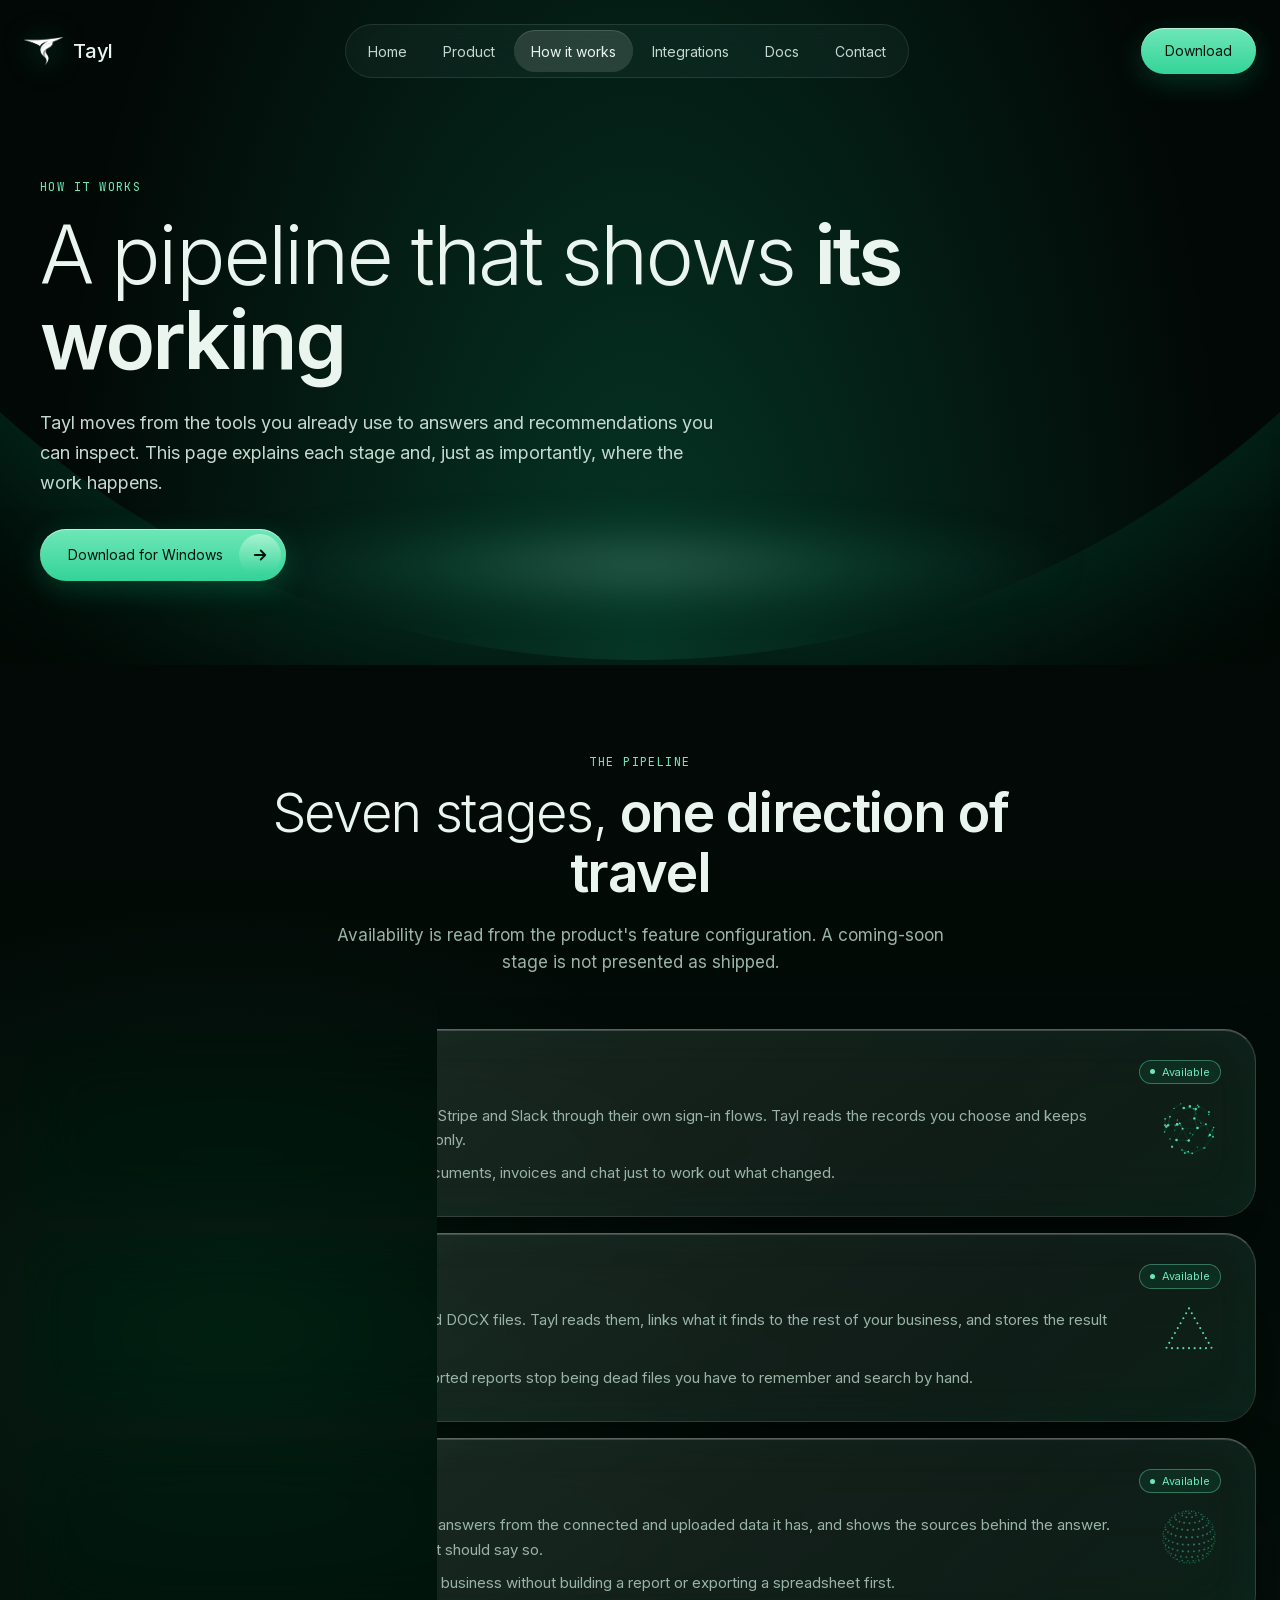
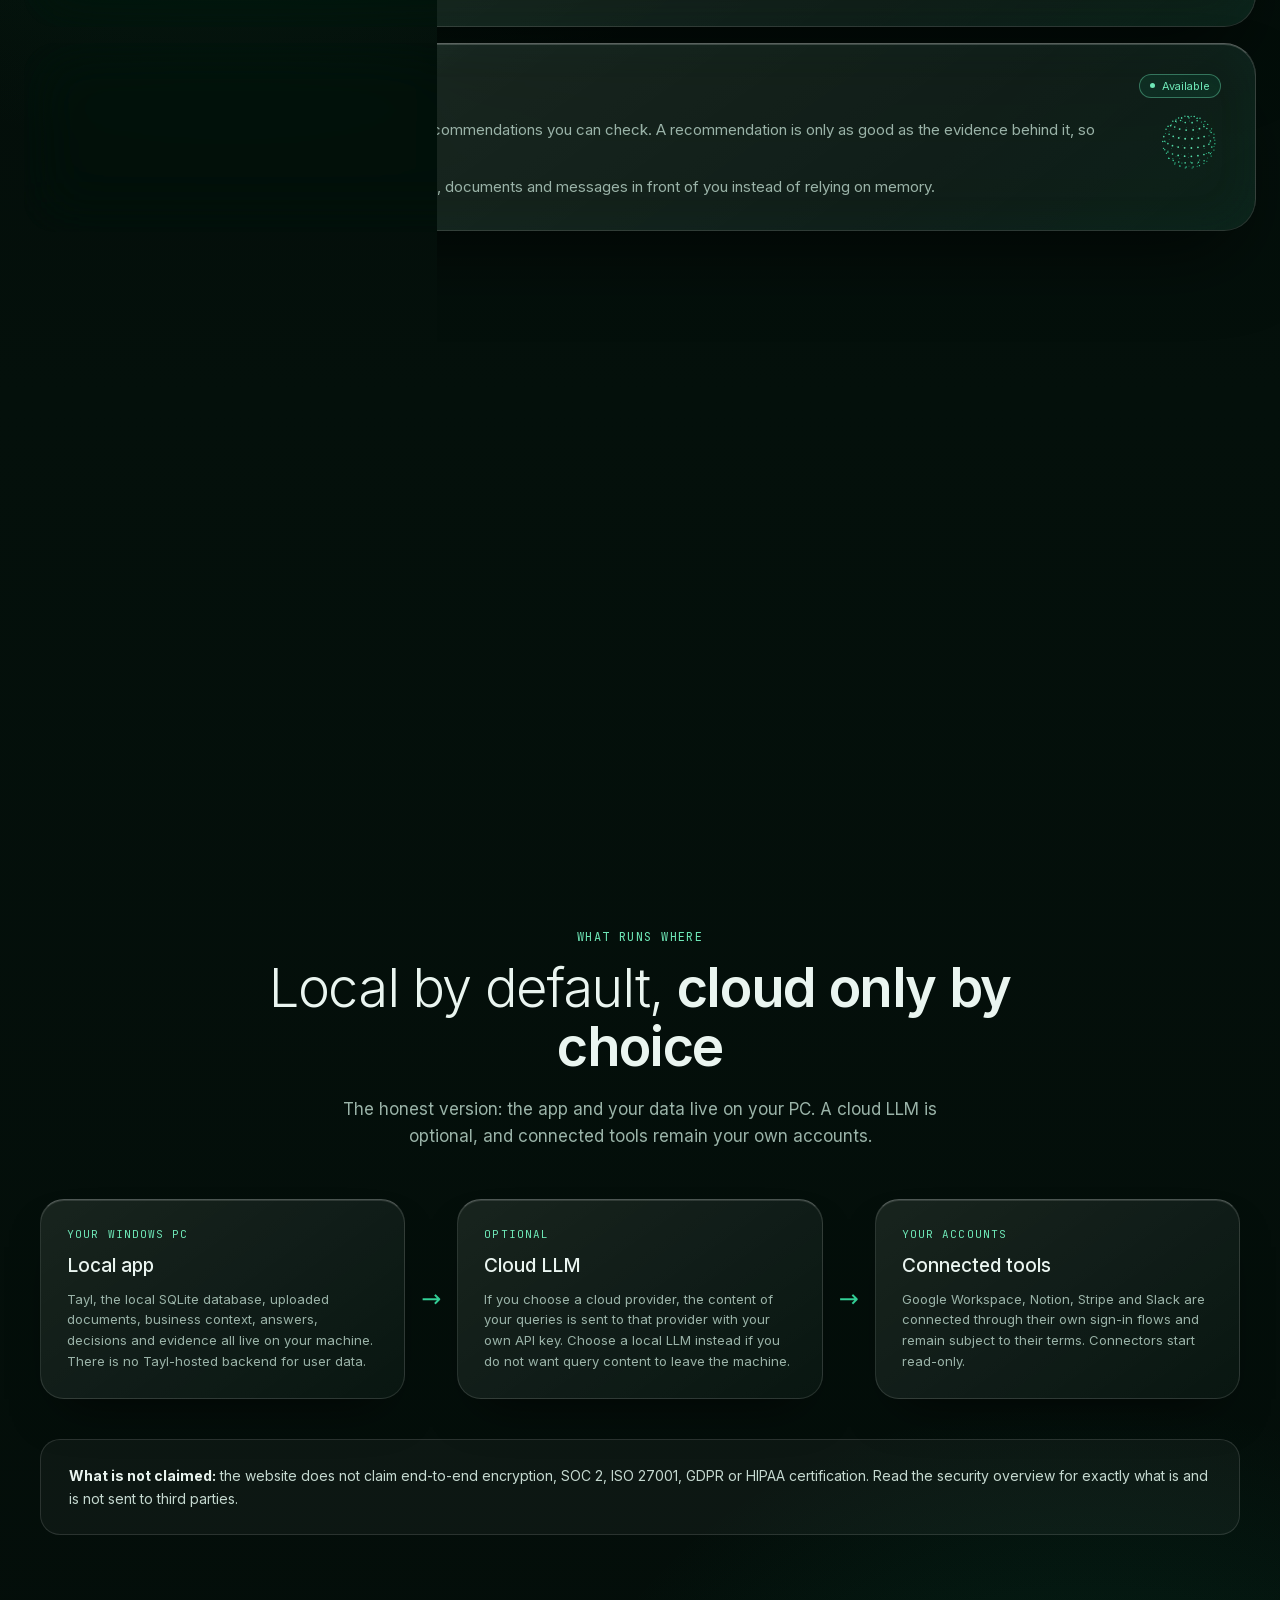
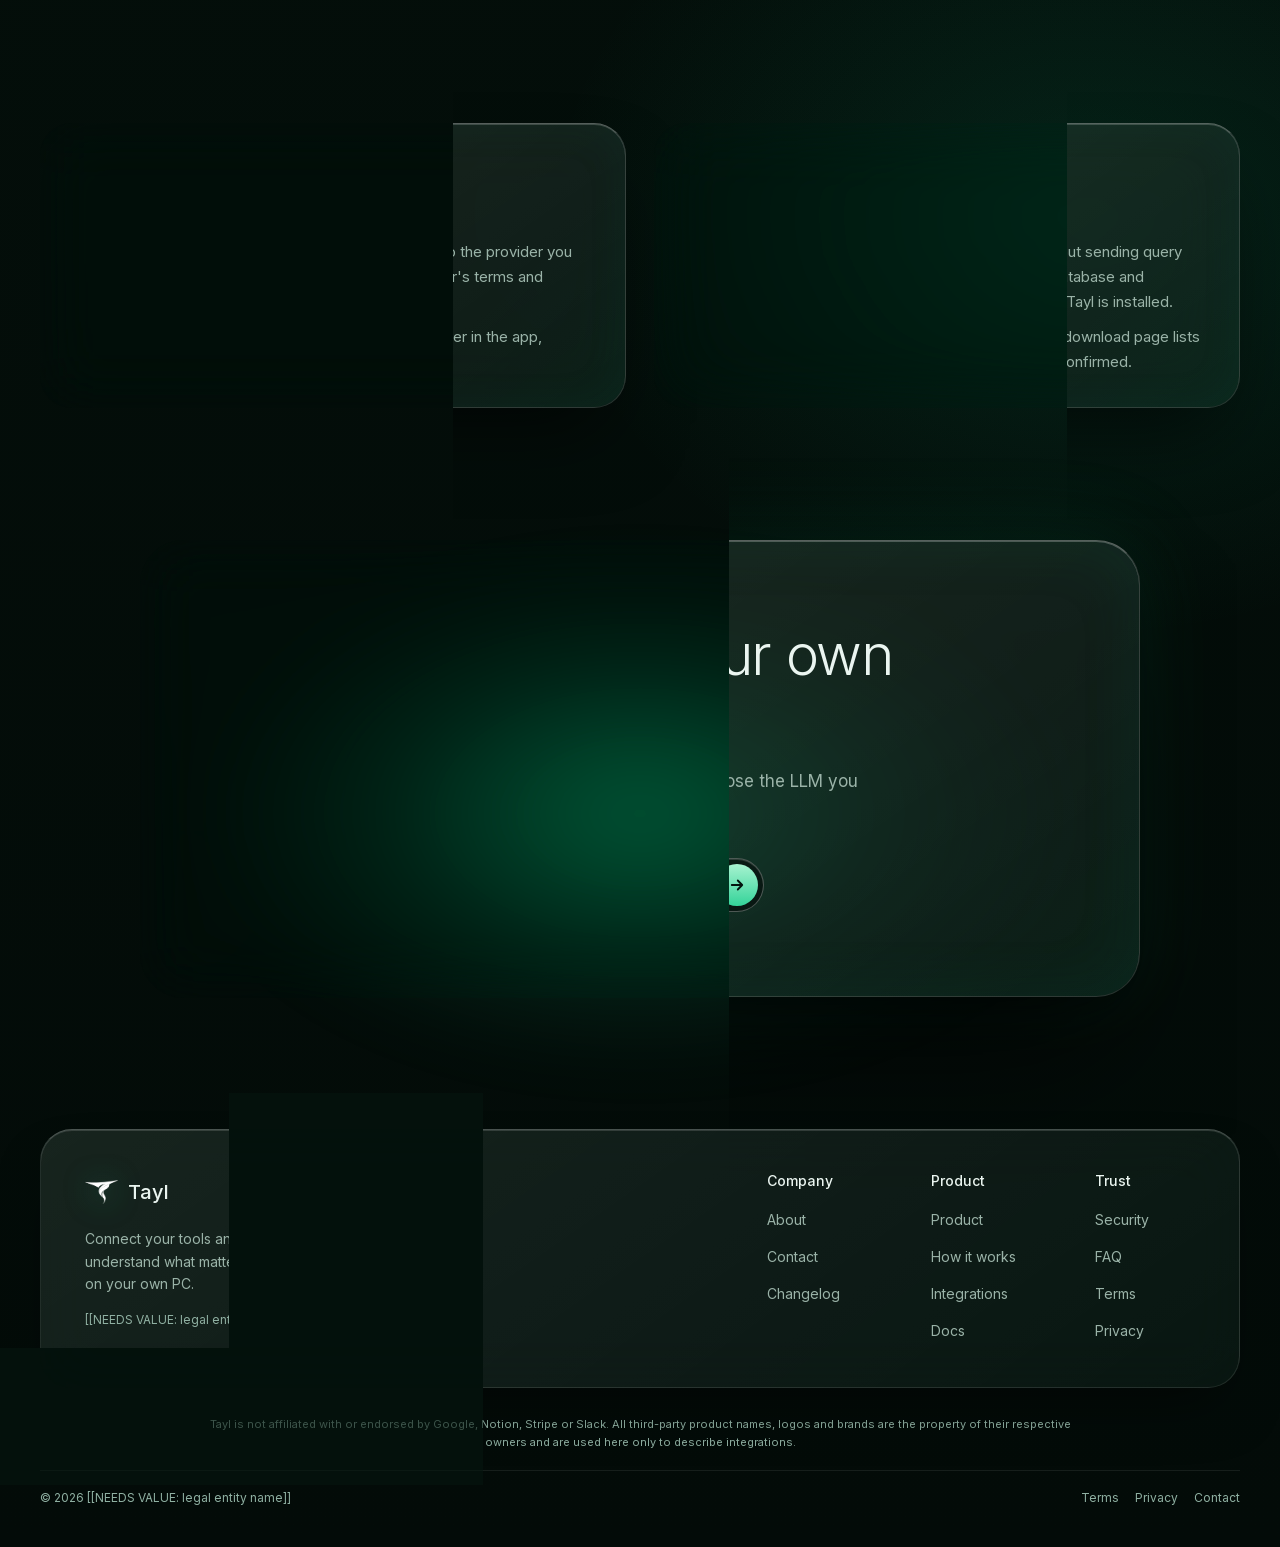
<file: how-it-works/index.html>
<!DOCTYPE html><html lang="en" class="_0bjUvq_variable yT9lVq_variable"><head><meta charSet="utf-8"/><meta name="viewport" content="width=device-width, initial-scale=1"/><link rel="preload" href="/_next/static/media/07c7676b89ed2778-s.p.2bn3s6zvc0dyp.woff2" as="font" crossorigin="" type="font/woff2"/><link rel="preload" href="/_next/static/media/53897e768d329f66-s.p.3t6q91iet4nsy.woff2" as="font" crossorigin="" type="font/woff2"/><link rel="preload" as="image" href="/tayl-logo-mark.png"/><link rel="stylesheet" href="/_next/static/chunks/3nd7hzq4lrant.css" data-precedence="next"/><link rel="preload" as="script" fetchPriority="low" href="/_next/static/chunks/2cy99g62ksls-.js"/><script src="/_next/static/chunks/2cjj6_kuijzr9.js" async=""></script><script src="/_next/static/chunks/38wna7vhf49b2.js" async=""></script><script src="/_next/static/chunks/442vfx08j-nf1.js" async=""></script><script src="/_next/static/chunks/turbopack-3-ry682tkyiqk.js" async=""></script><script src="/_next/static/chunks/1bi7x5td0u_f3.js" async=""></script><script src="/_next/static/chunks/0p9oeq57evo_q.js" async=""></script><script src="/_next/static/chunks/3k7w5_gj_jhl8.js" async=""></script><script src="/_next/static/chunks/07sftrlvf336h.js" async=""></script><script src="/_next/static/chunks/1b41gz3xdmkzc.js" async=""></script><meta name="theme-color" content="#010503"/><meta name="color-scheme" content="dark"/><title>How it works — Tayl</title><meta name="description" content="The seven-stage Tayl pipeline: Connect, Context, Intelligence, Decision, Orchestration, Execution and Feedback — which parts run locally and where a cloud LLM fits."/><meta name="application-name" content="Tayl"/><link rel="canonical" href="https://www.tayl.in/how-it-works/"/><meta property="og:title" content="How it works"/><meta property="og:description" content="The seven-stage Tayl pipeline: Connect, Context, Intelligence, Decision, Orchestration, Execution and Feedback — which parts run locally and where a cloud LLM fits."/><meta property="og:url" content="https://www.tayl.in/how-it-works/"/><meta property="og:site_name" content="Tayl"/><meta property="og:locale" content="en_GB"/><meta property="og:image" content="https://www.tayl.in/og.png"/><meta property="og:image:width" content="1200"/><meta property="og:image:height" content="630"/><meta property="og:image:alt" content="How Tayl works — Tayl"/><meta property="og:type" content="website"/><meta name="twitter:card" content="summary_large_image"/><meta name="twitter:title" content="How it works"/><meta name="twitter:description" content="The seven-stage Tayl pipeline: Connect, Context, Intelligence, Decision, Orchestration, Execution and Feedback — which parts run locally and where a cloud LLM fits."/><meta name="twitter:image" content="https://www.tayl.in/og.png"/><link rel="icon" href="/favicon.ico?favicon.13a0b25-iipy6.ico" sizes="48x48" type="image/x-icon"/><link rel="icon" href="/icon.png?icon.047p-jxouo-me.png" sizes="512x512" type="image/png"/><link rel="apple-touch-icon" href="/apple-icon.png?apple-icon.252szw-sd3a4i.png" sizes="180x180" type="image/png"/><meta name="next-size-adjust" content=""/><meta name="referrer" content="strict-origin-when-cross-origin"/><script src="/_next/static/chunks/0cz1d0mv5g_q7.js" noModule=""></script></head><body><div hidden=""><!--$--><!--/$--></div><a href="#main" class="skip-link">Skip to content</a><header class="site-header"><div class="nav-shell"><a class="nav-brand focus-ring" aria-label="Tayl home" href="/"><img alt="" aria-hidden="true" width="42" height="30" decoding="async" data-nimg="1" class="site-logo" style="color:transparent" src="/tayl-logo-mark.png"/><span>Tayl</span></a><nav class="nav-links" aria-label="Primary"><a class="nav-link focus-ring " href="/">Home</a><a class="nav-link focus-ring " href="/product/">Product</a><a class="nav-link focus-ring is-current" aria-current="page" href="/how-it-works/">How it works</a><a class="nav-link focus-ring " href="/integrations/">Integrations</a><a class="nav-link focus-ring " href="/docs/">Docs</a><a class="nav-link focus-ring " href="/contact/">Contact</a></nav><div class="nav-actions"><a class="pill-button pill-button--solid focus-ring  nav-download focus-ring" href="https://www.mediafire.com/file/8qnl97zwieaw5ee/Tayl_Setup_0.0.0.exe/file"><span>Download</span></a><button type="button" class="menu-toggle focus-ring" aria-expanded="false" aria-controls="mobile-navigation"><span class="sr-only">Open menu</span><span class="menu-icon " aria-hidden="true"><span></span><span></span></span></button></div></div><div id="mobile-navigation" class="mobile-panel" hidden="" aria-label="Mobile navigation"><nav aria-label="Mobile primary"><a class="mobile-link focus-ring " href="/">Home</a><a class="mobile-link focus-ring " href="/product/">Product</a><a class="mobile-link focus-ring is-current" aria-current="page" href="/how-it-works/">How it works</a><a class="mobile-link focus-ring " href="/integrations/">Integrations</a><a class="mobile-link focus-ring " href="/docs/">Docs</a><a class="mobile-link focus-ring " href="/contact/">Contact</a><a class="pill-button pill-button--solid focus-ring  mobile-download" href="/download/"><span>Download for Windows</span></a></nav></div></header><main id="main"><header class="page-hero"><div class="page-hero__sphere" aria-hidden="true"></div><div class="page-hero__flare" aria-hidden="true"></div><div class="container page-hero__inner"><p class="eyebrow">How it works</p><h1>A pipeline that shows <strong>its working</strong></h1><div class="page-hero__description">Tayl moves from the tools you already use to answers and recommendations you can inspect. This page explains each stage and, just as importantly, where the work happens.</div><div class="page-hero__actions"><a class="pill-button pill-button--solid focus-ring pill-button--arrow" href="https://www.mediafire.com/file/8qnl97zwieaw5ee/Tayl_Setup_0.0.0.exe/file"><span>Download for Windows</span><span class="arrow-circle" aria-hidden="true"><svg width="18" height="18" viewBox="0 0 24 24" fill="none" stroke="currentColor" stroke-width="2.4" stroke-linecap="round" stroke-linejoin="round"><path d="M5 12h14M13 6l6 6-6 6"></path></svg></span></a></div></div></header><section class="section section--tight"><div class="container container--wide"><div class="reveal"><div class="section-heading section-heading--center"><p class="eyebrow">The pipeline</p><h2>Seven stages, <strong>one direction of travel</strong></h2><p class="section-heading__description">Availability is read from the product&#x27;s feature configuration. A coming-soon stage is not presented as shipped.</p></div></div><div class="stage-list"><div class="reveal"><div class="glass-window glass-window--default stage-card"><div class="stage-card__number">01</div><div><h2>Connect</h2><p>Connect Google Workspace, Notion, Stripe and Slack through their own sign-in flows. Tayl reads the records you choose and keeps them current. Connectors start read-only.</p><p class="stage-card__owner">Stop tab-hopping between email, documents, invoices and chat just to work out what changed.</p></div><div class="stage-card__side"><span class="status-badge status-badge--available" data-status="available"><span class="status-dot" aria-hidden="true"></span>Available</span><div class="orb__box" style="width:64px;height:64px"><span class="orb__placeholder" style="width:64px;height:64px" aria-hidden="true"></span><canvas role="img" aria-label="Connect stage: connecting" style="width:64px;height:64px;display:block"></canvas></div></div></div></div><div class="reveal"><div class="glass-window glass-window--default stage-card"><div class="stage-card__number">02</div><div><h2>Context</h2><p>Upload PDFs, images, CSV, XLSX and DOCX files. Tayl reads them, links what it finds to the rest of your business, and stores the result in its local database.</p><p class="stage-card__owner">Contracts, supplier invoices and exported reports stop being dead files you have to remember and search by hand.</p></div><div class="stage-card__side"><span class="status-badge status-badge--available" data-status="available"><span class="status-dot" aria-hidden="true"></span>Available</span><div class="orb__box" style="width:64px;height:64px"><span class="orb__placeholder" style="width:64px;height:64px" aria-hidden="true"></span><canvas role="img" aria-label="Context stage: shaping" style="width:64px;height:64px;display:block"></canvas></div></div></div></div><div class="reveal"><div class="glass-window glass-window--default stage-card"><div class="stage-card__number">03</div><div><h2>Intelligence</h2><p>Ask a question in plain language. Tayl answers from the connected and uploaded data it has, and shows the sources behind the answer. When there is not enough evidence, it should say so.</p><p class="stage-card__owner">Get a straight answer about your own business without building a report or exporting a spreadsheet first.</p></div><div class="stage-card__side"><span class="status-badge status-badge--available" data-status="available"><span class="status-dot" aria-hidden="true"></span>Available</span><div class="orb__box" style="width:64px;height:64px"><span class="orb__placeholder" style="width:64px;height:64px" aria-hidden="true"></span><canvas role="img" aria-label="Intelligence stage: searching" style="width:64px;height:64px;display:block"></canvas></div></div></div></div><div class="reveal"><div class="glass-window glass-window--default stage-card"><div class="stage-card__number">04</div><div><h2>Decision</h2><p>Tayl turns what it understands into recommendations you can check. A recommendation is only as good as the evidence behind it, so the sources travel with it.</p><p class="stage-card__owner">Make a call with the relevant invoices, documents and messages in front of you instead of relying on memory.</p></div><div class="stage-card__side"><span class="status-badge status-badge--available" data-status="available"><span class="status-dot" aria-hidden="true"></span>Available</span><div class="orb__box" style="width:64px;height:64px"><span class="orb__placeholder" style="width:64px;height:64px" aria-hidden="true"></span><canvas role="img" aria-label="Decision stage: solving" style="width:64px;height:64px;display:block"></canvas></div></div></div></div><div class="reveal"><div class="glass-window glass-window--default stage-card"><div class="stage-card__number">05</div><div><h2>Orchestration</h2><p>Once a decision is approved, Orchestration maps the steps required to carry it out across the tools you use.</p><p class="stage-card__owner">Spend less time working out who needs to do what after a decision is made.</p></div><div class="stage-card__side"><span class="status-badge status-badge--coming-soon" data-status="coming-soon"><span class="status-dot" aria-hidden="true"></span>Coming soon</span><div class="orb__box" style="width:64px;height:64px"><span class="orb__placeholder" style="width:64px;height:64px" aria-hidden="true"></span><canvas role="img" aria-label="Orchestration stage: weaving" style="width:64px;height:64px;display:block"></canvas></div></div></div></div><div class="reveal"><div class="glass-window glass-window--default stage-card"><div class="stage-card__number">06</div><div><h2>Execution</h2><p>Execution will perform only the actions you explicitly approve, in the connected tools you have authorised. It is not available yet.</p><p class="stage-card__owner">Close the loop between deciding something and having it actually happen, without copy-pasting between tools.</p></div><div class="stage-card__side"><span class="status-badge status-badge--coming-soon" data-status="coming-soon"><span class="status-dot" aria-hidden="true"></span>Coming soon</span><div class="orb__box" style="width:64px;height:64px"><span class="orb__placeholder" style="width:64px;height:64px" aria-hidden="true"></span><canvas role="img" aria-label="Execution stage: working" style="width:64px;height:64px;display:block"></canvas></div></div></div></div><div class="reveal"><div class="glass-window glass-window--default stage-card"><div class="stage-card__number">07</div><div><h2>Feedback</h2><p>Feedback will update the business context as the results of actions arrive, so the next recommendation starts from a fresher picture.</p><p class="stage-card__owner">Keep Tayl&#x27;s understanding of the business from drifting out of date.</p></div><div class="stage-card__side"><span class="status-badge status-badge--coming-soon" data-status="coming-soon"><span class="status-dot" aria-hidden="true"></span>Coming soon</span><div class="orb__box" style="width:64px;height:64px"><span class="orb__placeholder" style="width:64px;height:64px" aria-hidden="true"></span><canvas role="img" aria-label="Feedback stage: listening" style="width:64px;height:64px;display:block"></canvas></div></div></div></div></div></div></section><section class="section"><div class="container"><div class="reveal"><div class="section-heading section-heading--center"><p class="eyebrow">What runs where</p><h2>Local by default, <strong>cloud only by choice</strong></h2><p class="section-heading__description">The honest version: the app and your data live on your PC. A cloud LLM is optional, and connected tools remain your own accounts.</p></div></div><div class="flow-grid"><div class="reveal"><div class="flow-node"><div class="flow-node__label">YOUR WINDOWS PC</div><h3>Local app</h3><p>Tayl, the local SQLite database, uploaded documents, business context, answers, decisions and evidence all live on your machine. There is no Tayl-hosted backend for user data.</p></div></div><div class="flow-arrow" aria-hidden="true">→</div><div class="reveal" style="transition-delay:80ms"><div class="flow-node"><div class="flow-node__label">OPTIONAL</div><h3>Cloud LLM</h3><p>If you choose a cloud provider, the content of your queries is sent to that provider with your own API key. Choose a local LLM instead if you do not want query content to leave the machine.</p></div></div><div class="flow-arrow" aria-hidden="true">→</div><div class="reveal" style="transition-delay:160ms"><div class="flow-node"><div class="flow-node__label">YOUR ACCOUNTS</div><h3>Connected tools</h3><p>Google Workspace, Notion, Stripe and Slack are connected through their own sign-in flows and remain subject to their terms. Connectors start read-only.</p></div></div></div><div class="reveal"><div class="notice notice--neutral"><strong>What is not claimed:</strong> the website does not claim end-to-end encryption, SOC 2, ISO 27001, GDPR or HIPAA certification. Read the <a href="/security">security overview</a> for exactly what is and is not sent to third parties.</div></div></div></section><section class="section"><div class="container"><div class="two-col"><div class="reveal"><div class="glass-window glass-window--default feature-card"><span class="chip chip--green">Cloud choice</span><h2>What a cloud LLM sees</h2><p>With a cloud LLM, the content of your queries is sent to the provider you choose. Tayl does not host that data itself. The provider&#x27;s terms and privacy policy govern how it handles the request.</p><p>You supply the API key. You can change your choice later in the app, subject to the app&#x27;s current settings.</p></div></div><div class="reveal" style="transition-delay:80ms"><div class="glass-window glass-window--default feature-card"><span class="chip chip--green">Local choice</span><h2>What stays on your PC</h2><p>With a local LLM, question answering can happen without sending query content to a cloud provider. Your documents, SQLite database and business context stay on the Windows machine where Tayl is installed.</p><p>A local model has its own hardware requirements. The download page lists only the system requirements that have actually been confirmed.</p></div></div></div></div></section><section class="section"><div class="container final-section"><div class="cta-halo" aria-hidden="true"></div><div class="reveal"><div class="glass-window glass-window--default final-window"><h2>See it with your own data.</h2><p>Download the Windows build and choose the LLM you want to trust.</p><a class="pill-button pill-button--dark focus-ring pill-button--arrow final-cta" href="https://www.mediafire.com/file/8qnl97zwieaw5ee/Tayl_Setup_0.0.0.exe/file"><span>Download for Windows</span><span class="arrow-circle" aria-hidden="true"><svg width="18" height="18" viewBox="0 0 24 24" fill="none" stroke="currentColor" stroke-width="2.4" stroke-linecap="round" stroke-linejoin="round"><path d="M5 12h14M13 6l6 6-6 6"></path></svg></span></a></div></div></div></section></main><!--$--><!--/$--><footer class="site-footer"><div class="container"><div class="footer-window"><div class="footer-intro"><a class="nav-brand focus-ring" aria-label="Tayl home" href="/"><img alt="" aria-hidden="true" loading="lazy" width="45" height="32" decoding="async" data-nimg="1" class="site-logo" style="color:transparent" src="/tayl-logo-mark.png"/><span>Tayl</span></a><p>Connect your tools and documents, and understand what matters across your business — on your own PC.</p><p class="footer-company">[[NEEDS VALUE: legal entity name]]</p></div><div class="footer-columns"><div><strong>Company</strong><a class="focus-ring" href="/about/">About</a><a class="focus-ring" href="/contact/">Contact</a><a class="focus-ring" href="/changelog/">Changelog</a></div><div><strong>Product</strong><a class="focus-ring" href="/product/">Product</a><a class="focus-ring" href="/how-it-works/">How it works</a><a class="focus-ring" href="/integrations/">Integrations</a><a class="focus-ring" href="/docs/">Docs</a></div><div><strong>Trust</strong><a class="focus-ring" href="/security/">Security</a><a class="focus-ring" href="/faq/">FAQ</a><a class="focus-ring" href="/terms/">Terms</a><a class="focus-ring" href="/privacy/">Privacy</a></div></div></div><div class="footer-meta"><p class="footer-disclaimer">Tayl is not affiliated with or endorsed by Google, Notion, Stripe or Slack. All third-party product names, logos and brands are the property of their respective owners and are used here only to describe integrations.</p><div class="footer-meta-row"><p>© <!-- -->2026<!-- --> <!-- -->[[NEEDS VALUE: legal entity name]]</p><div class="footer-small-links"><a class="focus-ring" href="/terms/">Terms</a><a class="focus-ring" href="/privacy/">Privacy</a><a class="focus-ring" href="/contact/">Contact</a></div></div></div></div></footer><noscript><style>.reveal{opacity:1 !important;transform:none !important}</style></noscript><script id="_R_">(globalThis["TURBOPACK"] || (globalThis["TURBOPACK"] = [])).push({"otherChunks":["static/chunks/2cy99g62ksls-.js","static/chunks/2cjj6_kuijzr9.js","static/chunks/38wna7vhf49b2.js","static/chunks/442vfx08j-nf1.js"],"runtimeModuleIds":[94814]});</script><script src="/_next/static/chunks/2cy99g62ksls-.js" async=""></script><script>(self.__next_f=self.__next_f||[]).push([0])</script><script>self.__next_f.push([1,"1:\"$Sreact.fragment\"\n2:\"/_next/static/chunks/1bi7x5td0u_f3.js\"\n3:\"/_next/static/chunks/0p9oeq57evo_q.js\"\n4:I[19250,[\"$2\",\"$3\"],\"SiteHeader\"]\n5:I[73946,[\"$2\",\"$3\"],\"default\"]\n6:\"/_next/static/chunks/3k7w5_gj_jhl8.js\"\n7:I[836,[\"$2\",\"$3\",\"$6\"],\"default\"]\n8:I[45514,[\"$2\",\"$3\"],\"default\"]\n9:\"/_next/static/chunks/07sftrlvf336h.js\"\na:I[29993,[\"$2\",\"$3\",\"$9\"],\"Orb\"]\nb:I[42367,[\"$2\",\"$3\",\"$9\"],\"\"]\nc:I[6353,[\"$2\",\"$3\"],\"Image\"]\n16:\"/_next/static/chunks/1b41gz3xdmkzc.js\"\n17:I[66083,[\"$2\",\"$3\",\"$16\"],\"default\"]\n:HL[\"/_next/static/chunks/3nd7hzq4lrant.css\",\"style\"]\n:HL[\"/_next/static/media/07c7676b89ed2778-s.p.2bn3s6zvc0dyp.woff2\",\"font\",{\"crossOrigin\":\"\",\"type\":\"font/woff2\"}]\n:HL[\"/_next/static/media/53897e768d329f66-s.p.3t6q91iet4nsy.woff2\",\"font\",{\"crossOrigin\":\"\",\"type\":\"font/woff2\"}]\n12:X\n13:[[\"children\",{\"s\":\"__PAGE__\",\"h\":512,\"d\":{\"r\":\"$L14\",\"p\":false,\"v\":null}}]]\n10:[[\"children\",{\"s\":\"how-it-works\",\"h\":512,\"d\":{\"r\":\"$L11\",\"p\":false,\"v\":\"$12\"},\"c\":\"$Q13\"}]]\n0:{\"P\":null,\"c\":[\"\",\"how-it-works\",\"\"],\"q\":\"\",\"i\":false,\"t\":{\"t\":{\"s\":\"\",\"h\":528,\"d\":{\"r\":[\"$\",\"$1\",\"c\",{\"children\":[[[\"$\",\"link\",\"0\",{\"rel\":\"stylesheet\",\"href\":\"/_next/static/chunks/3nd7hzq4lrant.css\",\"precedence\":\"next\",\"crossOrigin\":\"$undefined\",\"nonce\":\"$undefined\"}],[\"$\",\"script\",\"script-0\",{\"src\":\"/_next/static/chunks/1bi7x5td0u_f3.js\",\"async\":true,\"nonce\":\"$undefined\"}],[\"$\",\"script\",\"script-1\",{\"src\":\"/_next/static/chunks/0p9oeq57evo_q.js\",\"async\":true,\"nonce\":\"$undefined\"}]],[\"$\",\"html\",null,{\"lang\":\"en\",\"className\":\"_0bjUvq_variable yT9lVq_variable\",\"children\":[\"$\",\"body\",null,{\"children\":[[\"$\",\"a\",null,{\"href\":\"#main\",\"className\":\"skip-link\",\"children\":\"Skip to content\"}],[\"$\",\"$L4\",null,{}],[\"$\",\"$L5\",null,{\"parallelRouterKey\":\"children\",\"error\":\"$7\",\"errorStyles\":[],\"errorScripts\":[[\"$\",\"script\",\"script-0\",{\"src\":\"/_next/static/chunks/3k7w5_gj_jhl8.js\",\"async\":true,\"nonce\":\"$undefined\"}]],\"template\":[\"$\",\"$L8\",null,{}],\"templateStyles\":\"$undefined\",\"templateScripts\":\"$undefined\",\"notFound\":[[\"$\",\"main\",null,{\"id\":\"main\",\"children\":[\"$\",\"section\",null,{\"className\":\"error-page\",\"children\":[[\"$\",\"div\",null,{\"className\":\"error-page__glow\",\"aria-hidden\":\"true\"}],[\"$\",\"div\",null,{\"className\":\"container\",\"children\":[[\"$\",\"div\",null,{\"className\":\"error-orb\",\"children\":[\"$\",\"$La\",null,{\"state\":\"searching\",\"size\":\"lg\",\"paused\":false,\"label\":\"Searching for the page\",\"decorative\":false}]}],[\"$\",\"p\",null,{\"className\":\"eyebrow\",\"children\":\"404\"}],[\"$\",\"h1\",null,{\"children\":\"This page is not here.\"}],[\"$\",\"p\",null,{\"children\":\"The link may be old, mistyped or pointing at something that has not been published yet. The home page and the documentation are good places to pick the thread back up.\"}],[\"$\",\"div\",null,{\"className\":\"error-page__actions\",\"children\":[[\"$\",\"$Lb\",null,{\"className\":\"pill-button pill-button--solid focus-ring pill-button--arrow\",\"href\":\"/\",\"children\":[[\"$\",\"span\",null,{\"children\":\"Back to home\"}],[\"$\",\"span\",null,{\"className\":\"arrow-circle\",\"aria-hidden\":\"true\",\"children\":[\"$\",\"svg\",null,{\"width\":\"18\",\"height\":\"18\",\"viewBox\":\"0 0 24 24\",\"fill\":\"none\",\"stroke\":\"currentColor\",\"strokeWidth\":\"2.4\",\"strokeLinecap\":\"round\",\"strokeLinejoin\":\"round\",\"children\":[\"$\",\"path\",null,{\"d\":\"M5 12h14M13 6l6 6-6 6\"}]}]}]]}],[\"$\",\"$Lb\",null,{\"className\":\"pill-button pill-button--dark focus-ring\",\"href\":\"/docs\",\"children\":[[\"$\",\"span\",null,{\"children\":\"Read the docs\"}],null]}]]}],[\"$\",\"p\",null,{\"className\":\"small muted\",\"style\":{\"marginTop\":22},\"children\":[\"Looking for the download? \",[\"$\",\"$Lb\",null,{\"href\":\"/download\",\"children\":\"Get Tayl for Windows\"}],\".\"]}]]}]]}]}],[]],\"forbidden\":\"$undefined\",\"unauthorized\":\"$undefined\"}],[\"$\",\"footer\",null,{\"className\":\"site-footer\",\"children\":[\"$\",\"div\",null,{\"className\":\"container\",\"children\":[[\"$\",\"div\",null,{\"className\":\"footer-window\",\"children\":[[\"$\",\"div\",null,{\"className\":\"footer-intro\",\"children\":[[\"$\",\"$Lb\",null,{\"href\":\"/\",\"className\":\"nav-brand focus-ring\",\"aria-label\":\"Tayl home\",\"children\":[[\"$\",\"$Lc\",null,{\"src\":\"/tayl-logo-mark.png\",\"alt\":\"\",\"aria-hidden\":\"true\",\"width\":45,\"height\":32,\"priority\":false,\"className\":\"site-logo\",\"sizes\":\"45px\"}],[\"$\",\"span\",null,{\"children\":\"Tayl\"}]]}],[\"$\",\"p\",null,{\"children\":\"Connect your tools and documents, and understand what matters across your business — on your own PC.\"}],[\"$\",\"p\",null,{\"className\":\"footer-company\",\"children\":[\"[[NEEDS VALUE: legal entity name]]\",null]}]]}],[\"$\",\"div\",null,{\"className\":\"footer-columns\",\"children\":[[\"$\",\"div\",\"Company\",{\"children\":[[\"$\",\"strong\",null,{\"children\":\"Company\"}],[[\"$\",\"$Lb\",\"/about\",{\"href\":\"/about\",\"className\":\"focus-ring\",\"children\":\"About\"}],[\"$\",\"$Lb\",\"/contact\",{\"href\":\"/contact\",\"className\":\"focus-ring\",\"children\":\"Contact\"}],[\"$\",\"$Lb\",\"/changelog\",{\"href\":\"/changelog\",\"className\":\"focus-ring\",\"children\":\"Changelog\"}]]]}],[\"$\",\"div\",\"Product\",{\"children\":[[\"$\",\"strong\",null,{\"children\":\"Product\"}],[[\"$\",\"$Lb\",\"/product\",{\"href\":\"/product\",\"className\":\"focus-ring\",\"children\":\"Product\"}],[\"$\",\"$Lb\",\"/how-it-works\",{\"href\":\"/how-it-works\",\"className\":\"focus-ring\",\"children\":\"How it works\"}],[\"$\",\"$Lb\",\"/integrations\",{\"href\":\"/integrations\",\"className\":\"focus-ring\",\"children\":\"Integrations\"}],[\"$\",\"$Lb\",\"/docs\",{\"href\":\"/docs\",\"className\":\"focus-ring\",\"children\":\"Docs\"}]]]}],[\"$\",\"div\",\"Trust\",{\"children\":[[\"$\",\"strong\",null,{\"children\":\"Trust\"}],[[\"$\",\"$Lb\",\"/security\",{\"href\":\"/security\",\"className\":\"focus-ring\",\"children\":\"Security\"}],[\"$\",\"$Lb\",\"/faq\",{\"href\":\"/faq\",\"className\":\"focus-ring\",\"children\":\"FAQ\"}],[\"$\",\"$Lb\",\"/terms\",{\"href\":\"/terms\",\"className\":\"focus-ring\",\"children\":\"Terms\"}],[\"$\",\"$Lb\",\"/privacy\",{\"href\":\"/privacy\",\"className\":\"focus-ring\",\"children\":\"Privacy\"}]]]}]]}]]}],[\"$\",\"div\",null,{\"className\":\"footer-meta\",\"children\":[[\"$\",\"p\",null,{\"className\":\"footer-disclaimer\",\"children\":\"Tayl is not affiliated with or endorsed by Google, Notion, Stripe or Slack. All third-party product names, logos and brands are the property of their respective owners and are used here only to describe integrations.\"}],\"$Ld\"]}]]}]}],\"$Le\",\"$Lf\",null]}]}]]}],\"p\":false,\"v\":null},\"c\":\"$Q10\"},\"h\":{\"r\":\"$L15\",\"p\":false,\"v\":null}},\"m\":\"$undefined\",\"G\":[\"$17\",[\"$L18\"]],\"S\":true,\"r\":\"$undefined\",\"s\":\"$undefined\",\"a\":\"$undefined\",\"l\":\"$undefined\",\"p\":\"$undefined\",\"d\":\"$undefined\",\"b\":\"a4uO-B8TLqkMVQFPsuDyP\"}\n1a:I[47031,[\"$2\",\"$3\",\"$9\"],\"Reveal\"]\n1b:I[51528,[\"$2\",\"$3\",\"$9\"],\"OrbManager\"]\n27:\"ViewportBoundary\"\n28:I[247,[\"$2\",\"$3\"],\"$27\"]\n2a:\"MetadataBoundary\"\n2b:I[247,[\"$2\",\"$3\"],\"$2a\"]\n2c:\"$Sreact.suspense\"\nd:[\"$\",\"div\",null,{\"className\":\"footer-meta-row\",\"children\":[[\"$\",\"p\",null,{\"children\":[\"© \",2026,\" \",\"[[NEEDS VALUE: legal entity name]]\"]}],[\"$\",\"div\",null,{\"className\":\"footer-small-links\",\"children\":[[\"$\",\"$Lb\",null,{\"href\":\"/terms\",\"className\":\"focus-ring\",\"children\":\"Terms\"}],[\"$\",\"$Lb\",null,{\"href\":\"/privacy\",\"className\":\"focus-ring\",\"children\":\"Privacy\"}],[\"$\",\"$Lb\",null,{\"href\":\"/contact\",\"className\":\"focus-ring\",\"children\":\"Contact\"}],[]]}]]}]\n19:[\"$\",\"style\",null,{\"children\":\".reveal{opacity:1 !important;transform:none !important}\"}]\ne:[\"$\",\"noscript\",null,{\"children\":\"$19\"}]\nf:[\"$\",\"meta\",null,{\"name\":\"referrer\",\"content\":\"strict-origin-when-cross-origin\"}]\n11:[\"$\",\"$1\",\"c\",{\"children\":[null,[\"$\",\"$L5\",null,{\"parallelRouterKey\":\"children\",\"error\":\"$undefined\",\"errorStyles\":\"$undefined\",\"errorScripts\":\"$undefined\",\"template\":[\"$\",\"$L8\",null,{}],\"templateStyles\":\"$undefined\",\"templateScripts\":\"$undefined\",\"notFound\":\"$undefined\",\"forbidden\":\"$undefined\",\"unauthorized\":\"$undefined\"}]]}]\n14:[\"$\",\"$1\",\"c\",{\"children\":[[\"$\",\"main\",null,{\"id\":\"main\",\"children\":[[\"$\",\"header\",null,{\"className\":\"page-hero\",\"children\":[[\"$\",\"div\",null,{\"className\":\"page-hero__sphere\",\"aria-hidden\":\"true\"}],[\"$\",\"div\",null,{\"className\":\"page-hero__flare\",\"aria-hidden\":\"true\"}],[\"$\",\"div\",null,{\"className\":\"container page-hero__inner\",\"children\":[[\"$\",\"p\",null,{\"className\":\"eyebrow\",\"children\":\"How it works\"}],[\"$\",\"h1\",null,{\"children\":[\"A pipeline that shows \",[\"$\",\"strong\",null,{\"children\":\"its working\"}]]}],[\"$\",\"div\",null,{\"className\":\"page-hero__description\",\"children\":\"Tayl moves from the tools you already use to answers and recommendations you can inspect. This page explains each stage and, just as importantly, where the work happens.\"}],[\"$\",\"div\",null,{\"className\":\"page-hero__actions\",\"children\":[\"$\",\"a\",null,{\"className\":\"pill-button pill-button--solid focus-ring pill-button--arrow\",\"href\":\"https://www.mediafire.com/file/8qnl97zwieaw5ee/Tayl_Setup_0.0.0.exe/file\",\"children\":[[\"$\",\"span\",null,{\"children\":\"Download for Windows\"}],[\"$\",\"span\",null,{\"className\":\"arrow-circle\",\"aria-hidden\":\"true\",\"children\":[\"$\",\"svg\",null,{\"width\":\"18\",\"height\":\"18\",\"viewBox\":\"0 0 24 24\",\"fill\":\"none\",\"stroke\":\"currentColor\",\"strokeWidth\":\"2.4\",\"strokeLinecap\":\"round\",\"strokeLinejoin\":\"round\",\"children\":[\"$\",\"path\",null,{\"d\":\"M5 12h14M13 6l6 6-6 6\"}]}]}]]}]}],\"$undefined\"]}]]}],[\"$\",\"section\",null,{\"className\":\"section section--tight\",\"children\":[\"$\",\"div\",null,{\"className\":\"container container--wide\",\"children\":[[\"$\",\"$L1a\",null,{\"children\":[\"$\",\"div\",null,{\"className\":\"section-heading section-heading--center\",\"children\":[[\"$\",\"p\",null,{\"className\":\"eyebrow\",\"children\":\"The pipeline\"}],[\"$\",\"h2\",null,{\"children\":[\"Seven stages, \",[\"$\",\"strong\",null,{\"children\":\"one direction of travel\"}]]}],[\"$\",\"p\",null,{\"className\":\"section-heading__description\",\"children\":\"Availability is read from the product's feature configuration. A coming-soon stage is not presented as shipped.\"}]]}]}],[\"$\",\"div\",null,{\"className\":\"stage-list\",\"children\":[\"$\",\"$L1b\",null,{\"children\":[[\"$\",\"$L1a\",\"connect\",{\"children\":[\"$\",\"div\",null,{\"className\":\"glass-window glass-window--default stage-card\",\"children\":[[\"$\",\"div\",null,{\"className\":\"stage-card__number\",\"children\":\"01\"}],[\"$\",\"div\",null,{\"children\":[[\"$\",\"h2\",null,{\"children\":\"Connect\"}],[\"$\",\"p\",null,{\"children\":\"Connect Google Workspace, Notion, Stripe and Slack through their own sign-in flows. Tayl reads the records you choose and keeps them current. Connectors start read-only.\"}],[\"$\",\"p\",null,{\"className\":\"stage-card__owner\",\"children\":\"Stop tab-hopping between email, documents, invoices and chat just to work out what changed.\"}]]}],[\"$\",\"div\",null,{\"className\":\"stage-card__side\",\"children\":[[\"$\",\"span\",null,{\"className\":\"status-badge status-badge--available\",\"data-status\":\"available\",\"children\":[[\"$\",\"span\",null,{\"className\":\"status-dot\",\"aria-hidden\":\"true\"}],\"Available\"]}],[\"$\",\"$La\",null,{\"state\":\"connecting\",\"size\":\"lg\",\"paused\":false,\"label\":\"Connect stage: connecting\",\"decorative\":false}]]}]]}]}],[\"$\",\"$L1a\",\"context\",{\"children\":[\"$\",\"div\",null,{\"className\":\"glass-window glass-window--default stage-card\",\"children\":[[\"$\",\"div\",null,{\"className\":\"stage-card__number\",\"children\":\"02\"}],[\"$\",\"div\",null,{\"children\":[[\"$\",\"h2\",null,{\"children\":\"Context\"}],[\"$\",\"p\",null,{\"children\":\"Upload PDFs, images, CSV, XLSX and DOCX files. Tayl reads them, links what it finds to the rest of your business, and stores the result in its local database.\"}],[\"$\",\"p\",null,{\"className\":\"stage-card__owner\",\"children\":\"Contracts, supplier invoices and exported reports stop being dead files you have to remember and search by hand.\"}]]}],[\"$\",\"div\",null,{\"className\":\"stage-card__side\",\"children\":[[\"$\",\"span\",null,{\"className\":\"status-badge status-badge--available\",\"data-status\":\"available\",\"children\":[[\"$\",\"span\",null,{\"className\":\"status-dot\",\"aria-hidden\":\"true\"}],\"Available\"]}],[\"$\",\"$La\",null,{\"state\":\"shaping\",\"size\":\"lg\",\"paused\":false,\"label\":\"Context stage: shaping\",\"decorative\":false}]]}]]}]}],[\"$\",\"$L1a\",\"intelligence\",{\"children\":[\"$\",\"div\",null,{\"className\":\"glass-window glass-window--default stage-card\",\"children\":[[\"$\",\"div\",null,{\"className\":\"stage-card__number\",\"children\":\"03\"}],[\"$\",\"div\",null,{\"children\":[[\"$\",\"h2\",null,{\"children\":\"Intelligence\"}],[\"$\",\"p\",null,{\"children\":\"Ask a question in plain language. Tayl answers from the connected and uploaded data it has, and shows the sources behind the answer. When there is not enough evidence, it should say so.\"}],\"$L1c\"]}],\"$L1d\"]}]}],\"$L1e\",\"$L1f\",\"$L20\",\"$L21\"]}]}]]}]}],\"$L22\",\"$L23\",\"$L24\"]}],[\"$L25\"],\"$L26\"]}]\n15:[\"$\",\"$1\",\"h\",{\"children\":[null,[\"$\",\"$L28\",null,{\"children\":\"$L29\"}],[\"$\",\"$L2b\",null,{\"children\":[[\"$\",\"div\",null,{\"hidden\":true,\"children\":[\"$\",\"$2c\",null,{\"name\":\"Next.Metadata\",\"children\":\"$L2d\"}]}],null]}],[\"$\",\"meta\",null,{\"name\":\"next-size-adjust\",\"content\":\"\"}]]}]\n18:[\"$\",\"link\",\"0\",{\"rel\":\"stylesheet\",\"href\":\"/_next/static/chunks/3nd7hzq4lrant.css\",\"precedence\":\"next\",\"crossOrigin\":\"$undefined\",\"nonce\":\"$undefined\"}]\n2e:I[247,[\"$2\",\"$3\"],\"OutletBoundary\"]\n12:C\n1c:[\"$\",\"p\",null,{\"className\":\"stage-card__owner\",\"children\":\"Get a straight answer about your own business without building a report or exporting a spreadsheet first.\"}]\n1d:[\"$\",\"div\",null,{\"className\":\"stage-card__side\",\"children\":[[\"$\",\"span\",null,{\"className\":\"status-badge status-badge--available\",\"data-status\":\"available\",\"children\":[[\"$\",\"span\",null,{\"className\":\"status-dot\",\"aria-hidden\":\"true\"}],\"Available\"]}],[\"$\",\"$La\",null,{\"state\":\"searching\",\"size\":\"lg\",\"paused\":false,\"label\":\"Intelligence stage: searching\",\"decorative\":false}]]}]\n1e:[\"$\",\"$L1a\",\"decision\",{\"children\":[\"$\",\"div\",null,{\"className\":\"glass-window glass-window--default stage-card\",\"children\":[[\"$\",\"div\",null,{\"className\":\"stage-card__number\",\"children\":\"04\"}],[\"$\",\"div\",null,{\"children\":[[\"$\",\"h2\",null,{\"children\":\"Decision\"}],[\"$\",\"p\",null,{\"children\":\"Tayl turns what it understands into recommendations you can check. A recommendation is only as good as the evidence behind it, so the sources travel with it.\"}],[\"$\",\"p\",null,{\"className\":\"stage-card__owner\",\"children\":\"Make a call with the relevant invoices, documents and messages in front of you instead of relying on memory.\"}]]}],[\"$\",\"div\",null,{\"className\":\"stage-card__side\",\"children\":[[\"$\",\"span\",null,{\"className\":\"status-badge status-badge--available\",\"data-status\":\"available\",\"children\":[[\"$\",\"span\",null,{\"className\":\"status-dot\",\"aria-hidden\":\"true\"}],\"Available\"]}],[\"$\",\"$La\",null,{\"state\":\"solving\",\"size\":\"lg\",\"paused\":false,\"label\":\"Decision stage: solving\",\"decorative\":false}]]}]]}]}]\n1f:[\"$\",\"$L1a\",\"orchestration\",{\"children\":[\"$\",\"div\",null,{\"className\":\"glass-window glass-window--default stage-card\",\"children\":[[\"$\",\"div\",null,{\"className\":\"stage-card__number\",\"children\":\"05\"}],[\"$\",\"div\",null,{\"children\":[[\"$\",\"h2\",null,{\"children\":\"Orchestration\"}],[\"$\",\"p\",null,{\"children\":\"Once a decision is approved, Orchestration maps the steps required to carry it out across the tools you use.\"}],[\"$\",\"p\",null,{\"className\":\"stage-card__owner\",\"children\":\"Spend less time working out who needs to do what after a decision is made.\"}]]}],[\"$\",\"div\",null,{\"className\":\"stage-card__side\",\"children\":[[\"$\",\"span\",null,{\"className\":\"status-badge status-badge--coming-soon\",\"data-status\":\"coming-soon\",\"children\":[[\"$\",\"span\",null,{\"className\":\"status-dot\",\"aria-hidden\":\"true\"}],\"Coming soon\"]}],[\"$\",\"$La\",null,{\"state\":\"weaving\",\"size\":\"lg\",\"paused\":true,\"label\":\"Orchestration stage: weaving\",\"decorative\":false}]]}]]}]}]\n20:[\"$\",\"$L1a\",\"execution\",{\"children\":[\"$\",\"div\",null,{\"className\":\"glass-window glass-window--default stage-card\",\"children\":[[\"$\",\"div\",null,{\"className\":\"stage-card__number\",\"children\":\"06\"}],[\"$\",\"div\",null,{\"children\":[[\"$\",\"h2\",null,{\"children\":\"Execution\"}],[\"$\",\"p\",null,{\"children\":\"Execution will perform only the actions you explicitly approve, in the connected tools you have authorised. It is not available yet.\"}],[\"$\",\"p\",null,{\"className\":\"stage-card__owner\",\"children\":\"Close the loop between deciding something and having it actually happen, without copy-pasting between tools.\"}]]}],[\"$\",\"div\",null,{\"className\":\"stage-card__side\",\"children\":[[\"$\",\"span\",null,{\"className\":\"status-badge status-badge--coming-soon\",\"data-status\":\"coming-soon\",\"children\":[[\"$\",\"span\",null,{\"className\":\"status-dot\",\"aria-hidden\":\"true\"}],\"Coming soon\"]}],[\"$\",\"$La\",null,{\"state\":\"working\",\"size\":\"lg\",\"paused\":true,\"label\":\"Execution stage: working\",\"decorative\":false}]]}]]}]}]\n21:[\"$\",\"$L1a\",\"feedback\",{\"children\":[\"$\",\"div\",null,{\"className\":\"glass-window glass-window--default stage-card\",\"children\":[[\"$\",\"div\",null,{\"className\":\"stage-card__number\",\"children\":\"07\"}],[\"$\",\"div\",null,{\"children\":[[\"$\",\"h2\",null,{\"children\":\"Feedback\"}],[\"$\",\"p\",null,{\"children\":\"Feedback will update the business context as the results of actions arrive, so the next recommendation starts from a fresher picture.\"}],[\"$\",\"p\",null,{\"className\":\"stage-card__owner\",\"children\":\"Keep Tayl's understanding of the business from drifting out of date.\"}]]}],[\"$\",\"div\",null,{\"className\":\"stage-card__side\",\"children\":[[\"$\",\"span\",null,{\"className\":\"status-badge status-badge--coming-soon\",\"data-status\":\"coming-soon\",\"children\":[[\"$\",\"span\",null,{\"className\":\"status-dot\",\"aria-hidden\":\"true\"}],\"Coming soon\"]}],[\"$\",\"$La\",null,{\"state\":\"listening\",\"size\":\"lg\",\"paused\":true,\"label\":\"Feedback stage: listening\",\"decorative\":false}]]}]]}]}]\n22:[\"$\",\"section\",null,{\"className\":\"section\",\"children\":[\"$\",\"div\",null,{\"className\":\"container\",\"children\":[[\"$\",\"$L1a\",null,{\"children\":[\"$\",\"div\",null,{\"className\":\"section-heading section-heading--center\",\"children\":[[\"$\",\"p\",null,{\"className\":\"eyebrow\",\"children\":\"What runs where\"}],[\"$\",\"h2\",null,{\"children\":[\"Local by default, \",[\"$\",\"strong\",null,{\"children\":\"cloud only by choice\"}]]}],[\"$\",\"p\",null,{\"className\":\"section-heading__description\",\"children\":\"The honest version: the app and your data live on your PC. A cloud LLM is optional, and connected tools remain your own accounts.\"}]]}]}],[\"$\",\"div\",null,{\"className\":\"flow-grid\",\"children\":[[\"$\",\"$L1a\",null,{\"children\":[\"$\",\"div\",null,{\"className\":\"flow-node\",\"children\":[[\"$\",\"div\",null,{\"className\":\"flow-node__label\",\"children\":\"YOUR WINDOWS PC\"}],[\"$\",\"h3\",null,{\"children\":\"Local app\"}],[\"$\",\"p\",null,{\"children\":\"Tayl, the local SQLite database, uploaded documents, business context, answers, decisions and evidence all live on your machine. There is no Tayl-hosted backend for user data.\"}]]}]}],[\"$\",\"div\",null,{\"className\":\"flow-arrow\",\"aria-hidden\":\"true\",\"children\":\"→\"}],[\"$\",\"$L1a\",null,{\"delay\":80,\"children\":[\"$\",\"div\",null,{\"className\":\"flow-node\",\"children\":[[\"$\",\"div\",null,{\"className\":\"flow-node__label\",\"children\":\"OPTIONAL\"}],[\"$\",\"h3\",null,{\"children\":\"Cloud LLM\"}],[\"$\",\"p\",null,{\"children\":\"If you choose a cloud provider, the content of your queries is sent to that provider with your own API key. Choose a local LLM instead if you do not want query content to leave the machine.\"}]]}]}],[\"$\",\"div\",null,{\"className\":\"flow-arrow\",\"aria-hidden\":\"true\",\"children\":\"→\"}],[\"$\",\"$L1a\",null,{\"delay\":160,\"children\":[\"$\",\"div\",null,{\"className\":\"flow-node\",\"children\":[[\"$\",\"div\",null,{\"className\":\"flow-node__label\",\"children\":\"YOUR ACCOUNTS\"}],[\"$\",\"h3\",null,{\"children\":\"Connected tools\"}],[\"$\",\"p\",null,{\"children\":\"Google Workspace, Notion, Stripe and Slack are connected through their own sign-in flows and remain subject to their terms. Connectors start read-only.\"}]]}]}]]}],[\"$\",\"$L1a\",null,{\"children\":[\"$\",\"div\",null,{\"className\":\"notice notice--neutral\",\"children\":[[\"$\",\"strong\",null,{\"children\":\"What is not claimed:\"}],\" the website does not claim end-to-end encryption, SOC 2, ISO 27001, GDPR or HIPAA certification. Read the \",[\"$\",\"a\",null,{\"href\":\"/security\",\"children\":\"security overview\"}],\" for exactly what is and is not sent to third parties.\"]}]}]]}]}]\n23:[\"$\",\"section\",null,{\"className\":\"section\",\"children\":[\"$\",\"div\",null,{\"className\":\"container\",\"children\":[\"$\",\"div\",null,{\"className\":\"two-col\",\"children\":[[\"$\",\"$L1a\",null,{\"children\":[\"$\",\"div\",null,{\"className\":\"glass-window glass-window--default feature-card\",\"children\":[[\"$\",\"span\",null,{\"className\":\"chip chip--green\",\"children\":\"Cloud choice\"}],[\"$\",\"h2\",null,{\"children\":\"What a cloud LLM sees\"}],[\"$\",\"p\",null,{\"children\":\"With a cloud LLM, the content of your queries is sent to the provider you choose. Tayl does not host that data itself. The provider's terms and privacy policy govern how it handles the request.\"}],[\"$\",\"p\",null,{\"children\":\"You supply the API key. You can change your choice later in the app, subject to the app's current settings.\"}]]}]}],[\"$\",\"$L1a\",null,{\"delay\":80,\"children\":[\"$\",\"div\",null,{\"className\":\"glass-window glass-window--default feature-card\",\"children\":[[\"$\",\"span\",null,{\"className\":\"chip chip--green\",\"children\":\"Local choice\"}],[\"$\",\"h2\",null,{\"children\":\"What stays on your PC\"}],[\"$\",\"p\",null,{\"children\":\"With a local LLM, question answering can happen without sending query content to a cloud provider. Your documents, SQLite database and business context stay on the Windows machine where Tayl is installed.\"}],[\"$\",\"p\",null,{\"children\":\"A local model has its own hardware requirements. The download page lists only the system requirements that have actually been confirmed.\"}]]}]}]]}]}]}]\n24:[\"$\",\"section\",null,{\"className\":\"section\",\"children\":[\"$\",\"div\",null,{\"className\":\"container final-section\",\"children\":[[\"$\",\"div\",null,{\"className\":\"cta-halo\",\"aria-hidden\":\"true\"}],[\"$\",\"$L1a\",null,{\"children\":[\"$\",\"div\",null,{\"className\":\"glass-window glass-window--default final-window\",\"children\":[[\"$\",\"h2\",null,{\"children\":\"See it with your own data.\"}],[\"$\",\"p\",null,{\"children\":\"Download the Windows build and choose the LLM you want to trust.\"}],[\"$\",\"a\",null,{\"className\":\"pill-button pill-button--dark focus-ring pill-button--arrow final-cta\",\"href\":\"https://www.mediafire.com/file/8qnl97zwieaw5ee/Tayl_Setup_0.0.0.exe/file\",\"children\":[[\"$\",\"span\",null,{\"children\":\"Download for Windows\"}],[\"$\",\"span\",null,{\"className\":\"arrow-circle\",\"aria-hidden\":\"true\",\"children\":[\"$\",\"svg\",null,{\"width\":\"18\",\"height\":\"18\",\"viewBox\":\"0 0 24 24\",\"fill\":\"none\",\"stroke\":\"currentColor\",\"strokeWidth\":\"2.4\",\"strokeLinecap\":\"round\",\"strokeLinejoin\":\"round\",\"children\":[\"$\",\"path\",null,{\"d\":\"M5 12h14M13 6l6 6-6 6\"}]}]}]]}]]}]}]]}]}]\n25:[\"$\",\"script\",\"script-0\",{\"src\":\"/_next/static/chunks/07sftrlvf336h.js\",\"async\":true,\"nonce\":\"$undefined\"}]\n26:[\"$\",\"$L2e\",null,{\"children\":[\"$\",\"$2c\",null,{\"name\":\"Next.MetadataOutlet\",\"children\":\"$@2f\"}]}]\n29:[[\"$\",\"meta\",\"0\",{\"charSet\":\"utf-8\"}],[\"$\",\"meta\",\"1\",{\"name\":\"viewport\",\"content\":\"width=device-width, initial-scale=1\"}],[\"$\",\"meta\",\"2\",{\"name\":\"theme-color\",\"content\":\"#010503\"}],[\"$\",\"meta\",\"3\",{\"name\":\"color-scheme\",\"content\":\"dark\"}]]\n30:I[98851,[\"$2\",\"$3\"],\"IconMark\"]\n2d:[[\"$\",\"title\",\"0\",{\"children\":\"How it works — Tayl\"}],[\"$\",\"meta\",\"1\",{\"name\":\"description\",\"content\":\"The seven-stage Tayl pipeline: Connect, Context, Intelligence, Decision, Orchestration, Execution and Feedback — which parts run locally and where a cloud LLM fits.\"}],[\"$\",\"meta\",\"2\",{\"name\":\"application-name\",\"content\":\"Tayl\"}],[\"$\",\"link\",\"3\",{\"rel\":\"canonical\",\"href\":\"https://www.tayl.in/how-it-works/\"}],[\"$\",\"meta\",\"4\",{\"property\":\"og:title\",\"content\":\"How it works\"}],[\"$\",\"meta\",\"5\",{\"property\":\"og:description\",\"content\":\"The seven-stage Tayl pipeline: Connect, Context, Intelligence, Decision, Orchestration, Execution and Feedback — which parts run locally and where a cloud LLM fits.\"}],[\"$\",\"meta\",\"6\",{\"property\":\"og:url\",\"content\":\"https://www.tayl.in/how-it-works/\"}],[\"$\",\"meta\",\"7\",{\"property\":\"og:site_name\",\"content\":\"Tayl\"}],[\"$\",\"meta\",\"8\",{\"property\":\"og:locale\",\"content\":\"en_GB\"}],[\"$\",\"meta\",\"9\",{\"property\":\"og:image\",\"content\":\"https://www.tayl.in/og.png\"}],[\"$\",\"meta\",\"10\",{\"property\":\"og:image:width\",\"content\":\"1200\"}],[\"$\",\"meta\",\"11\",{\"property\":\"og:image:height\",\"content\":\"630\"}],[\"$\",\"meta\",\"12\",{\"property\":\"og:image:alt\",\"content\":\"How Tayl works — Tayl\"}],[\"$\",\"meta\",\"13\",{\"property\":\"og:type\",\"content\":\"website\"}],[\"$\",\"meta\",\"14\",{\"name\":\"twitter:card\",\"content\":\"summary_large_image\"}],[\"$\",\"meta\",\"15\",{\"name\":\"twitter:title\",\"content\":\"How it works\"}],[\"$\",\"meta\",\"16\",{\"name\":\"twitter:description\",\"content\":\"The seven-stage Tayl pipeline: Connect, Context, Intelligence, Decision, Orchestration, Execution and Feedback — which parts run locally and where a cloud LLM fits.\"}],[\"$\",\"meta\",\"17\",{\"name\":\"twitter:image\",\"content\":\"https://www.tayl.in/og.png\"}],[\"$\",\"link\",\"18\",{\"rel\":\"icon\",\"href\":\"/favicon.ico?favicon.13a0b25-iipy6.ico\",\"sizes\":\"48x48\",\"type\":\"image/x-icon\"}],[\"$\",\"link\",\"19\",{\"rel\":\"icon\",\"href\":\"/icon.png?icon.047p-jxouo-me.png\",\"sizes\":\"512x512\",\"type\":\"image/png\"}],[\"$\",\"link\",\"20\",{\"rel\":\"apple-touch-icon\",\"href\":\"/apple-icon.png?apple-icon.252szw-sd3a4i.png\",\"sizes\":\"180x180\",\"type\":\"image/png\"}],[\"$\",\"$L30\",\"21\",{}]]\n2f:null\n"])</script></body></html>
</file>
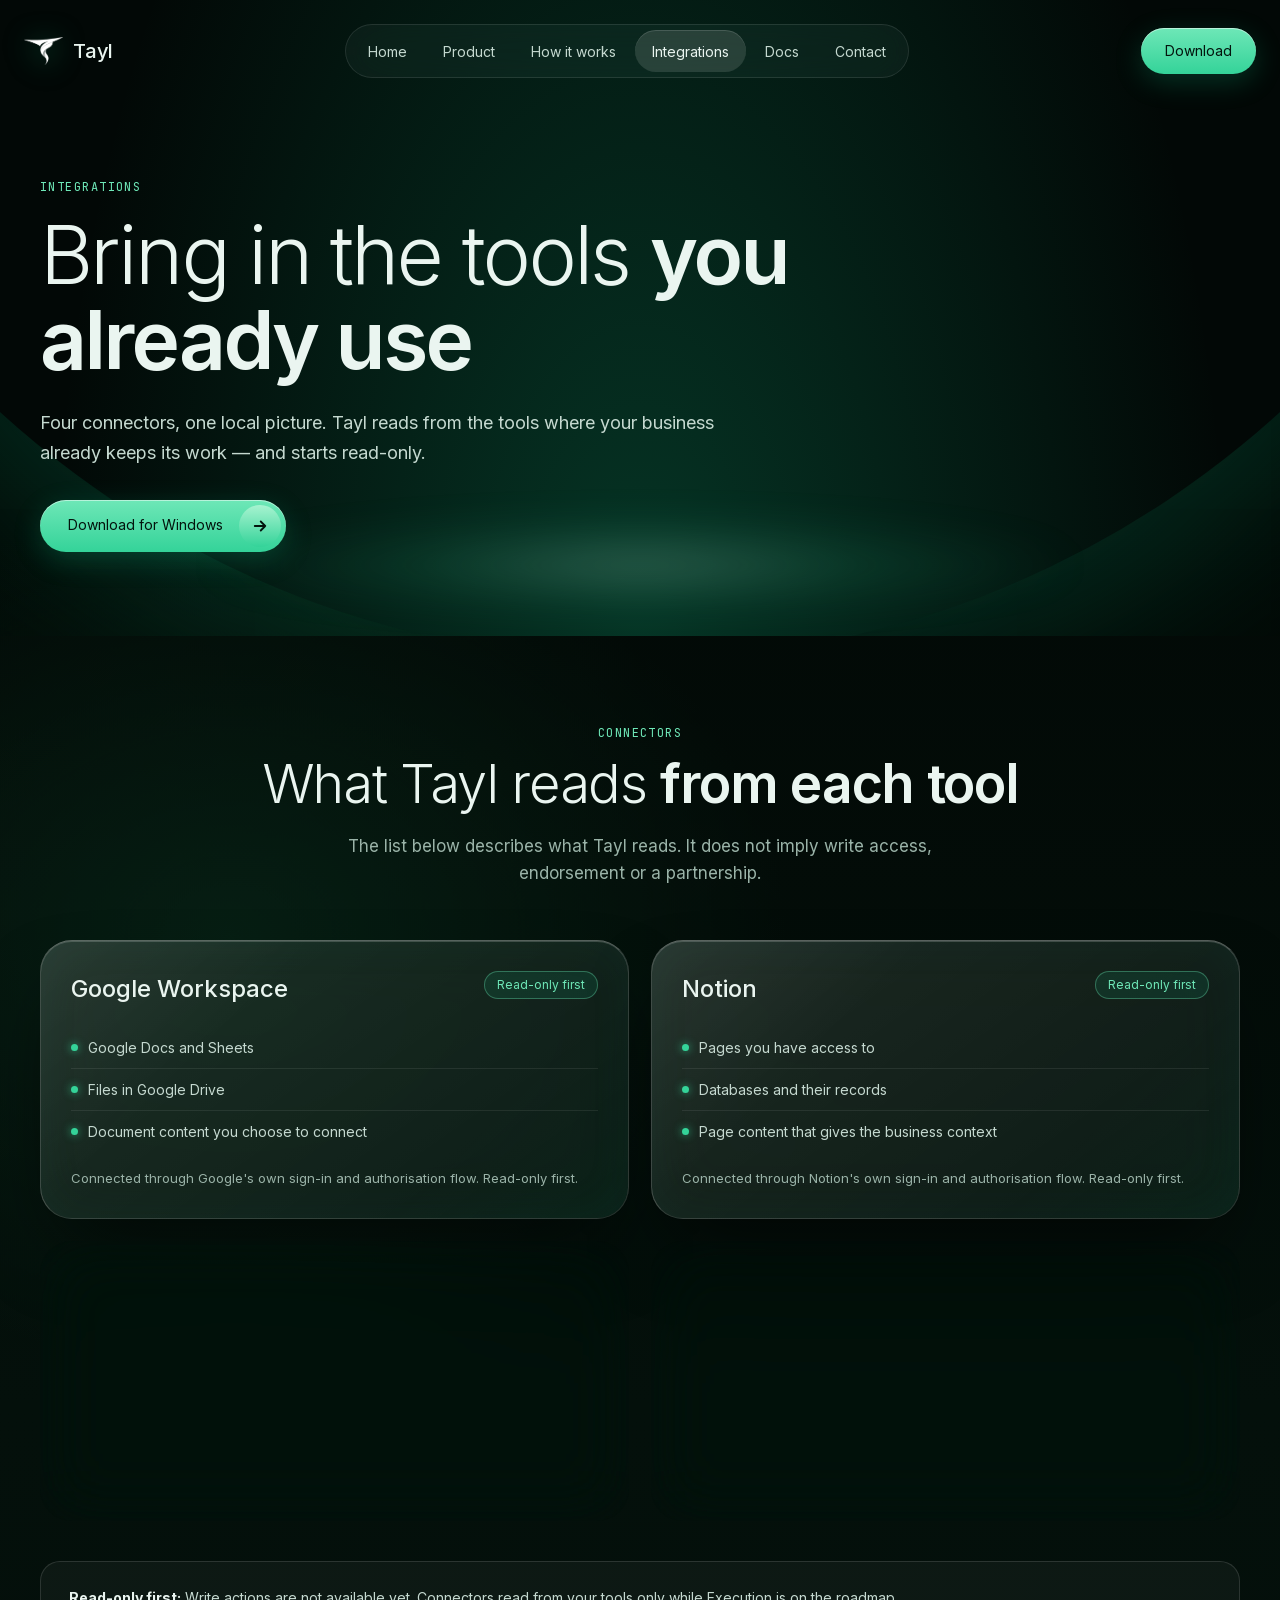
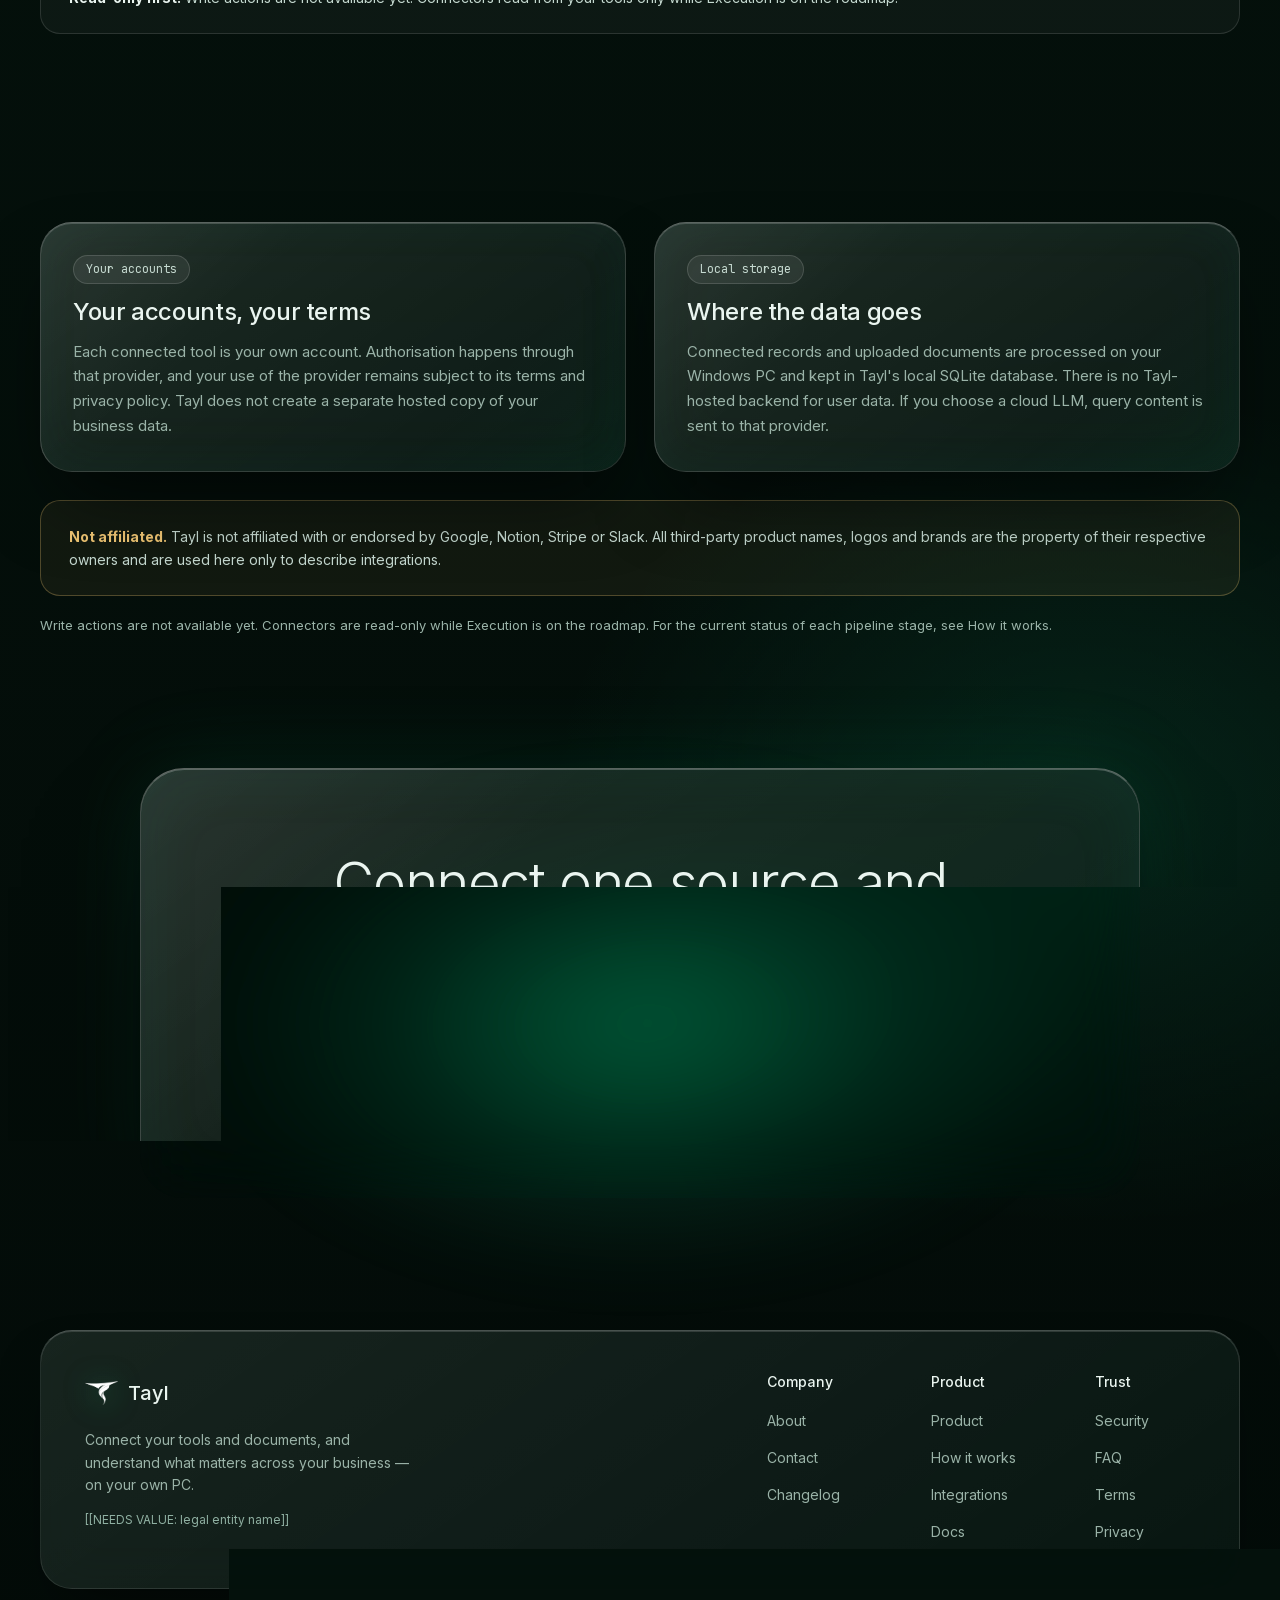
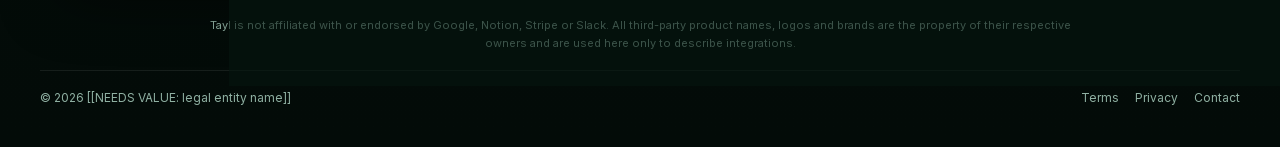
<file: integrations/index.html>
<!DOCTYPE html><html lang="en" class="_0bjUvq_variable yT9lVq_variable"><head><meta charSet="utf-8"/><meta name="viewport" content="width=device-width, initial-scale=1"/><link rel="preload" href="/_next/static/media/07c7676b89ed2778-s.p.2bn3s6zvc0dyp.woff2" as="font" crossorigin="" type="font/woff2"/><link rel="preload" href="/_next/static/media/53897e768d329f66-s.p.3t6q91iet4nsy.woff2" as="font" crossorigin="" type="font/woff2"/><link rel="preload" as="image" href="/tayl-logo-mark.png"/><link rel="stylesheet" href="/_next/static/chunks/3nd7hzq4lrant.css" data-precedence="next"/><link rel="preload" as="script" fetchPriority="low" href="/_next/static/chunks/2cy99g62ksls-.js"/><script src="/_next/static/chunks/2cjj6_kuijzr9.js" async=""></script><script src="/_next/static/chunks/38wna7vhf49b2.js" async=""></script><script src="/_next/static/chunks/442vfx08j-nf1.js" async=""></script><script src="/_next/static/chunks/turbopack-3-ry682tkyiqk.js" async=""></script><script src="/_next/static/chunks/1bi7x5td0u_f3.js" async=""></script><script src="/_next/static/chunks/0p9oeq57evo_q.js" async=""></script><script src="/_next/static/chunks/3k7w5_gj_jhl8.js" async=""></script><script src="/_next/static/chunks/24fjku2dnxh0z.js" async=""></script><script src="/_next/static/chunks/0hwg6fxjcio99.js" async=""></script><script src="/_next/static/chunks/1b41gz3xdmkzc.js" async=""></script><meta name="theme-color" content="#010503"/><meta name="color-scheme" content="dark"/><title>Integrations — Tayl</title><meta name="description" content="Connect Google Workspace, Notion, Stripe and Slack to Tayl. See what Tayl reads from each connector, why connectors start read-only, and what remains on your PC."/><meta name="application-name" content="Tayl"/><link rel="canonical" href="https://www.tayl.in/integrations/"/><meta property="og:title" content="Integrations"/><meta property="og:description" content="Connect Google Workspace, Notion, Stripe and Slack to Tayl. See what Tayl reads from each connector, why connectors start read-only, and what remains on your PC."/><meta property="og:url" content="https://www.tayl.in/integrations/"/><meta property="og:site_name" content="Tayl"/><meta property="og:locale" content="en_GB"/><meta property="og:image" content="https://www.tayl.in/og.png"/><meta property="og:image:width" content="1200"/><meta property="og:image:height" content="630"/><meta property="og:image:alt" content="Integrations — Tayl"/><meta property="og:type" content="website"/><meta name="twitter:card" content="summary_large_image"/><meta name="twitter:title" content="Integrations"/><meta name="twitter:description" content="Connect Google Workspace, Notion, Stripe and Slack to Tayl. See what Tayl reads from each connector, why connectors start read-only, and what remains on your PC."/><meta name="twitter:image" content="https://www.tayl.in/og.png"/><link rel="icon" href="/favicon.ico?favicon.13a0b25-iipy6.ico" sizes="48x48" type="image/x-icon"/><link rel="icon" href="/icon.png?icon.047p-jxouo-me.png" sizes="512x512" type="image/png"/><link rel="apple-touch-icon" href="/apple-icon.png?apple-icon.252szw-sd3a4i.png" sizes="180x180" type="image/png"/><meta name="next-size-adjust" content=""/><meta name="referrer" content="strict-origin-when-cross-origin"/><script src="/_next/static/chunks/0cz1d0mv5g_q7.js" noModule=""></script></head><body><div hidden=""><!--$--><!--/$--></div><a href="#main" class="skip-link">Skip to content</a><header class="site-header"><div class="nav-shell"><a class="nav-brand focus-ring" aria-label="Tayl home" href="/"><img alt="" aria-hidden="true" width="42" height="30" decoding="async" data-nimg="1" class="site-logo" style="color:transparent" src="/tayl-logo-mark.png"/><span>Tayl</span></a><nav class="nav-links" aria-label="Primary"><a class="nav-link focus-ring " href="/">Home</a><a class="nav-link focus-ring " href="/product/">Product</a><a class="nav-link focus-ring " href="/how-it-works/">How it works</a><a class="nav-link focus-ring is-current" aria-current="page" href="/integrations/">Integrations</a><a class="nav-link focus-ring " href="/docs/">Docs</a><a class="nav-link focus-ring " href="/contact/">Contact</a></nav><div class="nav-actions"><a class="pill-button pill-button--solid focus-ring  nav-download focus-ring" href="https://www.mediafire.com/file/8qnl97zwieaw5ee/Tayl_Setup_0.0.0.exe/file"><span>Download</span></a><button type="button" class="menu-toggle focus-ring" aria-expanded="false" aria-controls="mobile-navigation"><span class="sr-only">Open menu</span><span class="menu-icon " aria-hidden="true"><span></span><span></span></span></button></div></div><div id="mobile-navigation" class="mobile-panel" hidden="" aria-label="Mobile navigation"><nav aria-label="Mobile primary"><a class="mobile-link focus-ring " href="/">Home</a><a class="mobile-link focus-ring " href="/product/">Product</a><a class="mobile-link focus-ring " href="/how-it-works/">How it works</a><a class="mobile-link focus-ring is-current" aria-current="page" href="/integrations/">Integrations</a><a class="mobile-link focus-ring " href="/docs/">Docs</a><a class="mobile-link focus-ring " href="/contact/">Contact</a><a class="pill-button pill-button--solid focus-ring  mobile-download" href="/download/"><span>Download for Windows</span></a></nav></div></header><main id="main"><header class="page-hero"><div class="page-hero__sphere" aria-hidden="true"></div><div class="page-hero__flare" aria-hidden="true"></div><div class="container page-hero__inner"><p class="eyebrow">Integrations</p><h1>Bring in the tools <strong>you already use</strong></h1><div class="page-hero__description">Four connectors, one local picture. Tayl reads from the tools where your business already keeps its work — and starts read-only.</div><div class="page-hero__actions"><a class="pill-button pill-button--solid focus-ring pill-button--arrow" href="https://www.mediafire.com/file/8qnl97zwieaw5ee/Tayl_Setup_0.0.0.exe/file"><span>Download for Windows</span><span class="arrow-circle" aria-hidden="true"><svg width="18" height="18" viewBox="0 0 24 24" fill="none" stroke="currentColor" stroke-width="2.4" stroke-linecap="round" stroke-linejoin="round"><path d="M5 12h14M13 6l6 6-6 6"></path></svg></span></a></div></div></header><section class="section section--tight"><div class="container"><div class="reveal"><div class="section-heading section-heading--center"><p class="eyebrow">Connectors</p><h2>What Tayl reads <strong>from each tool</strong></h2><p class="section-heading__description">The list below describes what Tayl reads. It does not imply write access, endorsement or a partnership.</p></div></div><div class="connector-grid"><div class="reveal"><div class="glass-window glass-window--default connector-card"><div class="connector-card__head"><h2>Google Workspace</h2><span class="chip chip--green">Read-only first</span></div><ul class="connector-card__reads"><li><i class="dot dot--green" aria-hidden="true"></i>Google Docs and Sheets</li><li><i class="dot dot--green" aria-hidden="true"></i>Files in Google Drive</li><li><i class="dot dot--green" aria-hidden="true"></i>Document content you choose to connect</li></ul><p class="connector-card__note">Connected through Google&#x27;s own sign-in and authorisation flow. Read-only first.</p></div></div><div class="reveal" style="transition-delay:70ms"><div class="glass-window glass-window--default connector-card"><div class="connector-card__head"><h2>Notion</h2><span class="chip chip--green">Read-only first</span></div><ul class="connector-card__reads"><li><i class="dot dot--green" aria-hidden="true"></i>Pages you have access to</li><li><i class="dot dot--green" aria-hidden="true"></i>Databases and their records</li><li><i class="dot dot--green" aria-hidden="true"></i>Page content that gives the business context</li></ul><p class="connector-card__note">Connected through Notion&#x27;s own sign-in and authorisation flow. Read-only first.</p></div></div><div class="reveal" style="transition-delay:140ms"><div class="glass-window glass-window--default connector-card"><div class="connector-card__head"><h2>Stripe</h2><span class="chip chip--green">Read-only first</span></div><ul class="connector-card__reads"><li><i class="dot dot--green" aria-hidden="true"></i>Customer records</li><li><i class="dot dot--green" aria-hidden="true"></i>Invoices and their status</li><li><i class="dot dot--green" aria-hidden="true"></i>Payment context attached to invoices</li></ul><p class="connector-card__note">Connected through Stripe&#x27;s own sign-in and authorisation flow. Read-only first.</p></div></div><div class="reveal" style="transition-delay:210ms"><div class="glass-window glass-window--default connector-card"><div class="connector-card__head"><h2>Slack</h2><span class="chip chip--green">Read-only first</span></div><ul class="connector-card__reads"><li><i class="dot dot--green" aria-hidden="true"></i>Channels you choose to connect</li><li><i class="dot dot--green" aria-hidden="true"></i>Messages in those channels</li><li><i class="dot dot--green" aria-hidden="true"></i>Conversation context around the work</li></ul><p class="connector-card__note">Connected through Slack&#x27;s own sign-in and authorisation flow. Read-only first.</p></div></div></div><div class="reveal"><div class="notice notice--neutral"><strong>Read-only first:</strong> <!-- -->Write actions are not available yet. Connectors read from your tools only while Execution is on the roadmap.</div></div></div></section><section class="section"><div class="container"><div class="two-col"><div class="reveal"><div class="glass-window glass-window--default feature-card"><span class="chip chip--mono">Your accounts</span><h2>Your accounts, your terms</h2><p>Each connected tool is your own account. Authorisation happens through that provider, and your use of the provider remains subject to its terms and privacy policy. Tayl does not create a separate hosted copy of your business data.</p></div></div><div class="reveal" style="transition-delay:80ms"><div class="glass-window glass-window--default feature-card"><span class="chip chip--mono">Local storage</span><h2>Where the data goes</h2><p>Connected records and uploaded documents are processed on your Windows PC and kept in Tayl&#x27;s local SQLite database. There is no Tayl-hosted backend for user data. If you choose a cloud LLM, query content is sent to that provider.</p></div></div></div><div class="reveal"><div class="notice" style="margin-top:28px"><strong>Not affiliated.</strong> <!-- -->Tayl is not affiliated with or endorsed by Google, Notion, Stripe or Slack. All third-party product names, logos and brands are the property of their respective owners and are used here only to describe integrations.</div></div><div class="reveal"><p class="small muted" style="margin-top:20px">Write actions are not available yet. Connectors are read-only while Execution is on the roadmap.<!-- --> For the current status of each pipeline stage, see<!-- --> <a href="/how-it-works">How it works</a>.</p></div></div></section><section class="section"><div class="container final-section"><div class="cta-halo" aria-hidden="true"></div><div class="reveal"><div class="glass-window glass-window--default final-window"><h2>Connect one source and ask your first question.</h2><p>The Windows build is available from the download page.</p><a class="pill-button pill-button--dark focus-ring pill-button--arrow final-cta" href="https://www.mediafire.com/file/8qnl97zwieaw5ee/Tayl_Setup_0.0.0.exe/file"><span>Download for Windows</span><span class="arrow-circle" aria-hidden="true"><svg width="18" height="18" viewBox="0 0 24 24" fill="none" stroke="currentColor" stroke-width="2.4" stroke-linecap="round" stroke-linejoin="round"><path d="M5 12h14M13 6l6 6-6 6"></path></svg></span></a></div></div></div></section></main><!--$--><!--/$--><footer class="site-footer"><div class="container"><div class="footer-window"><div class="footer-intro"><a class="nav-brand focus-ring" aria-label="Tayl home" href="/"><img alt="" aria-hidden="true" loading="lazy" width="45" height="32" decoding="async" data-nimg="1" class="site-logo" style="color:transparent" src="/tayl-logo-mark.png"/><span>Tayl</span></a><p>Connect your tools and documents, and understand what matters across your business — on your own PC.</p><p class="footer-company">[[NEEDS VALUE: legal entity name]]</p></div><div class="footer-columns"><div><strong>Company</strong><a class="focus-ring" href="/about/">About</a><a class="focus-ring" href="/contact/">Contact</a><a class="focus-ring" href="/changelog/">Changelog</a></div><div><strong>Product</strong><a class="focus-ring" href="/product/">Product</a><a class="focus-ring" href="/how-it-works/">How it works</a><a class="focus-ring" href="/integrations/">Integrations</a><a class="focus-ring" href="/docs/">Docs</a></div><div><strong>Trust</strong><a class="focus-ring" href="/security/">Security</a><a class="focus-ring" href="/faq/">FAQ</a><a class="focus-ring" href="/terms/">Terms</a><a class="focus-ring" href="/privacy/">Privacy</a></div></div></div><div class="footer-meta"><p class="footer-disclaimer">Tayl is not affiliated with or endorsed by Google, Notion, Stripe or Slack. All third-party product names, logos and brands are the property of their respective owners and are used here only to describe integrations.</p><div class="footer-meta-row"><p>© <!-- -->2026<!-- --> <!-- -->[[NEEDS VALUE: legal entity name]]</p><div class="footer-small-links"><a class="focus-ring" href="/terms/">Terms</a><a class="focus-ring" href="/privacy/">Privacy</a><a class="focus-ring" href="/contact/">Contact</a></div></div></div></div></footer><noscript><style>.reveal{opacity:1 !important;transform:none !important}</style></noscript><script id="_R_">(globalThis["TURBOPACK"] || (globalThis["TURBOPACK"] = [])).push({"otherChunks":["static/chunks/2cy99g62ksls-.js","static/chunks/2cjj6_kuijzr9.js","static/chunks/38wna7vhf49b2.js","static/chunks/442vfx08j-nf1.js"],"runtimeModuleIds":[94814]});</script><script src="/_next/static/chunks/2cy99g62ksls-.js" async=""></script><script>(self.__next_f=self.__next_f||[]).push([0])</script><script>self.__next_f.push([1,"1:\"$Sreact.fragment\"\n2:\"/_next/static/chunks/1bi7x5td0u_f3.js\"\n3:\"/_next/static/chunks/0p9oeq57evo_q.js\"\n4:I[19250,[\"$2\",\"$3\"],\"SiteHeader\"]\n5:I[73946,[\"$2\",\"$3\"],\"default\"]\n6:\"/_next/static/chunks/3k7w5_gj_jhl8.js\"\n7:I[836,[\"$2\",\"$3\",\"$6\"],\"default\"]\n8:I[45514,[\"$2\",\"$3\"],\"default\"]\n9:\"/_next/static/chunks/24fjku2dnxh0z.js\"\na:I[29993,[\"$2\",\"$3\",\"$9\"],\"Orb\"]\nb:\"/_next/static/chunks/0hwg6fxjcio99.js\"\nc:I[42367,[\"$2\",\"$3\",\"$b\"],\"\"]\nd:I[6353,[\"$2\",\"$3\"],\"Image\"]\n17:\"/_next/static/chunks/1b41gz3xdmkzc.js\"\n18:I[66083,[\"$2\",\"$3\",\"$17\"],\"default\"]\n:HL[\"/_next/static/chunks/3nd7hzq4lrant.css\",\"style\"]\n:HL[\"/_next/static/media/07c7676b89ed2778-s.p.2bn3s6zvc0dyp.woff2\",\"font\",{\"crossOrigin\":\"\",\"type\":\"font/woff2\"}]\n:HL[\"/_next/static/media/53897e768d329f66-s.p.3t6q91iet4nsy.woff2\",\"font\",{\"crossOrigin\":\"\",\"type\":\"font/woff2\"}]\n13:X\n14:[[\"children\",{\"s\":\"__PAGE__\",\"h\":512,\"d\":{\"r\":\"$L15\",\"p\":false,\"v\":null}}]]\n11:[[\"children\",{\"s\":\"integrations\",\"h\":512,\"d\":{\"r\":\"$L12\",\"p\":false,\"v\":\"$13\"},\"c\":\"$Q14\"}]]\n0:{\"P\":null,\"c\":[\"\",\"integrations\",\"\"],\"q\":\"\",\"i\":false,\"t\":{\"t\":{\"s\":\"\",\"h\":528,\"d\":{\"r\":[\"$\",\"$1\",\"c\",{\"children\":[[[\"$\",\"link\",\"0\",{\"rel\":\"stylesheet\",\"href\":\"/_next/static/chunks/3nd7hzq4lrant.css\",\"precedence\":\"next\",\"crossOrigin\":\"$undefined\",\"nonce\":\"$undefined\"}],[\"$\",\"script\",\"script-0\",{\"src\":\"/_next/static/chunks/1bi7x5td0u_f3.js\",\"async\":true,\"nonce\":\"$undefined\"}],[\"$\",\"script\",\"script-1\",{\"src\":\"/_next/static/chunks/0p9oeq57evo_q.js\",\"async\":true,\"nonce\":\"$undefined\"}]],[\"$\",\"html\",null,{\"lang\":\"en\",\"className\":\"_0bjUvq_variable yT9lVq_variable\",\"children\":[\"$\",\"body\",null,{\"children\":[[\"$\",\"a\",null,{\"href\":\"#main\",\"className\":\"skip-link\",\"children\":\"Skip to content\"}],[\"$\",\"$L4\",null,{}],[\"$\",\"$L5\",null,{\"parallelRouterKey\":\"children\",\"error\":\"$7\",\"errorStyles\":[],\"errorScripts\":[[\"$\",\"script\",\"script-0\",{\"src\":\"/_next/static/chunks/3k7w5_gj_jhl8.js\",\"async\":true,\"nonce\":\"$undefined\"}]],\"template\":[\"$\",\"$L8\",null,{}],\"templateStyles\":\"$undefined\",\"templateScripts\":\"$undefined\",\"notFound\":[[\"$\",\"main\",null,{\"id\":\"main\",\"children\":[\"$\",\"section\",null,{\"className\":\"error-page\",\"children\":[[\"$\",\"div\",null,{\"className\":\"error-page__glow\",\"aria-hidden\":\"true\"}],[\"$\",\"div\",null,{\"className\":\"container\",\"children\":[[\"$\",\"div\",null,{\"className\":\"error-orb\",\"children\":[\"$\",\"$La\",null,{\"state\":\"searching\",\"size\":\"lg\",\"paused\":false,\"label\":\"Searching for the page\",\"decorative\":false}]}],[\"$\",\"p\",null,{\"className\":\"eyebrow\",\"children\":\"404\"}],[\"$\",\"h1\",null,{\"children\":\"This page is not here.\"}],[\"$\",\"p\",null,{\"children\":\"The link may be old, mistyped or pointing at something that has not been published yet. The home page and the documentation are good places to pick the thread back up.\"}],[\"$\",\"div\",null,{\"className\":\"error-page__actions\",\"children\":[[\"$\",\"$Lc\",null,{\"className\":\"pill-button pill-button--solid focus-ring pill-button--arrow\",\"href\":\"/\",\"children\":[[\"$\",\"span\",null,{\"children\":\"Back to home\"}],[\"$\",\"span\",null,{\"className\":\"arrow-circle\",\"aria-hidden\":\"true\",\"children\":[\"$\",\"svg\",null,{\"width\":\"18\",\"height\":\"18\",\"viewBox\":\"0 0 24 24\",\"fill\":\"none\",\"stroke\":\"currentColor\",\"strokeWidth\":\"2.4\",\"strokeLinecap\":\"round\",\"strokeLinejoin\":\"round\",\"children\":[\"$\",\"path\",null,{\"d\":\"M5 12h14M13 6l6 6-6 6\"}]}]}]]}],[\"$\",\"$Lc\",null,{\"className\":\"pill-button pill-button--dark focus-ring\",\"href\":\"/docs\",\"children\":[[\"$\",\"span\",null,{\"children\":\"Read the docs\"}],null]}]]}],[\"$\",\"p\",null,{\"className\":\"small muted\",\"style\":{\"marginTop\":22},\"children\":[\"Looking for the download? \",[\"$\",\"$Lc\",null,{\"href\":\"/download\",\"children\":\"Get Tayl for Windows\"}],\".\"]}]]}]]}]}],[]],\"forbidden\":\"$undefined\",\"unauthorized\":\"$undefined\"}],[\"$\",\"footer\",null,{\"className\":\"site-footer\",\"children\":[\"$\",\"div\",null,{\"className\":\"container\",\"children\":[[\"$\",\"div\",null,{\"className\":\"footer-window\",\"children\":[[\"$\",\"div\",null,{\"className\":\"footer-intro\",\"children\":[[\"$\",\"$Lc\",null,{\"href\":\"/\",\"className\":\"nav-brand focus-ring\",\"aria-label\":\"Tayl home\",\"children\":[[\"$\",\"$Ld\",null,{\"src\":\"/tayl-logo-mark.png\",\"alt\":\"\",\"aria-hidden\":\"true\",\"width\":45,\"height\":32,\"priority\":false,\"className\":\"site-logo\",\"sizes\":\"45px\"}],[\"$\",\"span\",null,{\"children\":\"Tayl\"}]]}],[\"$\",\"p\",null,{\"children\":\"Connect your tools and documents, and understand what matters across your business — on your own PC.\"}],[\"$\",\"p\",null,{\"className\":\"footer-company\",\"children\":[\"[[NEEDS VALUE: legal entity name]]\",null]}]]}],[\"$\",\"div\",null,{\"className\":\"footer-columns\",\"children\":[[\"$\",\"div\",\"Company\",{\"children\":[[\"$\",\"strong\",null,{\"children\":\"Company\"}],[[\"$\",\"$Lc\",\"/about\",{\"href\":\"/about\",\"className\":\"focus-ring\",\"children\":\"About\"}],[\"$\",\"$Lc\",\"/contact\",{\"href\":\"/contact\",\"className\":\"focus-ring\",\"children\":\"Contact\"}],[\"$\",\"$Lc\",\"/changelog\",{\"href\":\"/changelog\",\"className\":\"focus-ring\",\"children\":\"Changelog\"}]]]}],[\"$\",\"div\",\"Product\",{\"children\":[[\"$\",\"strong\",null,{\"children\":\"Product\"}],[[\"$\",\"$Lc\",\"/product\",{\"href\":\"/product\",\"className\":\"focus-ring\",\"children\":\"Product\"}],[\"$\",\"$Lc\",\"/how-it-works\",{\"href\":\"/how-it-works\",\"className\":\"focus-ring\",\"children\":\"How it works\"}],[\"$\",\"$Lc\",\"/integrations\",{\"href\":\"/integrations\",\"className\":\"focus-ring\",\"children\":\"Integrations\"}],[\"$\",\"$Lc\",\"/docs\",{\"href\":\"/docs\",\"className\":\"focus-ring\",\"children\":\"Docs\"}]]]}],[\"$\",\"div\",\"Trust\",{\"children\":[[\"$\",\"strong\",null,{\"children\":\"Trust\"}],[[\"$\",\"$Lc\",\"/security\",{\"href\":\"/security\",\"className\":\"focus-ring\",\"children\":\"Security\"}],[\"$\",\"$Lc\",\"/faq\",{\"href\":\"/faq\",\"className\":\"focus-ring\",\"children\":\"FAQ\"}],[\"$\",\"$Lc\",\"/terms\",{\"href\":\"/terms\",\"className\":\"focus-ring\",\"children\":\"Terms\"}],[\"$\",\"$Lc\",\"/privacy\",{\"href\":\"/privacy\",\"className\":\"focus-ring\",\"children\":\"Privacy\"}]]]}]]}]]}],[\"$\",\"div\",null,{\"className\":\"footer-meta\",\"children\":[[\"$\",\"p\",null,{\"className\":\"footer-disclaimer\",\"children\":\"Tayl is not affiliated with or endorsed by Google, Notion, Stripe or Slack. All third-party product names, logos and brands are the property of their respective owners and are used here only to describe integrations.\"}],\"$Le\"]}]]}]}],\"$Lf\",\"$L10\",null]}]}]]}],\"p\":false,\"v\":null},\"c\":\"$Q11\"},\"h\":{\"r\":\"$L16\",\"p\":false,\"v\":null}},\"m\":\"$undefined\",\"G\":[\"$18\",[\"$L19\"]],\"S\":true,\"r\":\"$undefined\",\"s\":\"$undefined\",\"a\":\"$undefined\",\"l\":\"$undefined\",\"p\":\"$undefined\",\"d\":\"$undefined\",\"b\":\"a4uO-B8TLqkMVQFPsuDyP\"}\n1b:I[47031,[\"$2\",\"$3\",\"$b\"],\"Reveal\"]\n26:\"ViewportBoundary\"\n27:I[247,[\"$2\",\"$3\"],\"$26\"]\n29:\"MetadataBoundary\"\n2a:I[247,[\"$2\",\"$3\"],\"$29\"]\n2b:\"$Sreact.suspense\"\ne:[\"$\",\"div\",null,{\"className\":\"footer-meta-row\",\"children\":[[\"$\",\"p\",null,{\"children\":[\"© \",2026,\" \",\"[[NEEDS VALUE: legal entity name]]\"]}],[\"$\",\"div\",null,{\"className\":\"footer-small-links\",\"children\":[[\"$\",\"$Lc\",null,{\"href\":\"/terms\",\"className\":\"focus-ring\",\"children\":\"Terms\"}],[\"$\",\"$Lc\",null,{\"href\":\"/privacy\",\"className\":\"focus-ring\",\"children\":\"Privacy\"}],[\"$\",\"$Lc\",null,{\"href\":\"/contact\",\"className\":\"focus-ring\",\"children\":\"Contact\"}],[]]}]]}]\n1a:[\"$\",\"style\",null,{\"children\":\".reveal{opacity:1 !important;transform:none !important}\"}]\nf:[\"$\",\"noscript\",null,{\"children\":\"$1a\"}]\n10:[\"$\",\"meta\",null,{\"name\":\"referrer\",\"content\":\"strict-origin-when-cross-origin\"}]\n12:[\"$\",\"$1\",\"c\",{\"children\":[null,[\"$\",\"$L5\",null,{\"parallelRouterKey\":\"children\",\"error\":\"$undefined\",\"errorStyles\":\"$undefined\",\"errorScripts\":\"$undefined\",\"template\":[\"$\",\"$L8\",null,{}],\"templateStyles\":\"$undefined\",\"templateScripts\":\"$undefined\",\"notFound\":\"$undefined\",\"forbidden\":\"$undefined\",\"unauthorized\":\"$undefined\"}]]}]\n15:[\"$\",\"$1\",\"c\",{\"children\":[[\"$\",\"main\",null,{\"id\":\"main\",\"children\":[[\"$\",\"header\",null,{\"className\":\"page-hero\",\"children\":[[\"$\",\"div\",null,{\"className\":\"page-hero__sphere\",\"aria-hidden\":\"true\"}],[\"$\",\"div\",null,{\"className\":\"page-hero__flare\",\"aria-hidden\":\"true\"}],[\"$\",\"div\",null,{\"className\":\"container page-hero__inner\",\"children\":[[\"$\",\"p\",null,{\"className\":\"eyebrow\",\"children\":\"Integrations\"}],[\"$\",\"h1\",null,{\"children\":[\"Bring in the tools \",[\"$\",\"strong\",null,{\"children\":\"you already use\"}]]}],[\"$\",\"div\",null,{\"className\":\"page-hero__description\",\"children\":\"Four connectors, one local picture. Tayl reads from the tools where your business already keeps its work — and starts read-only.\"}],[\"$\",\"div\",null,{\"className\":\"page-hero__actions\",\"children\":[\"$\",\"a\",null,{\"className\":\"pill-button pill-button--solid focus-ring pill-button--arrow\",\"href\":\"https://www.mediafire.com/file/8qnl97zwieaw5ee/Tayl_Setup_0.0.0.exe/file\",\"children\":[[\"$\",\"span\",null,{\"children\":\"Download for Windows\"}],[\"$\",\"span\",null,{\"className\":\"arrow-circle\",\"aria-hidden\":\"true\",\"children\":[\"$\",\"svg\",null,{\"width\":\"18\",\"height\":\"18\",\"viewBox\":\"0 0 24 24\",\"fill\":\"none\",\"stroke\":\"currentColor\",\"strokeWidth\":\"2.4\",\"strokeLinecap\":\"round\",\"strokeLinejoin\":\"round\",\"children\":[\"$\",\"path\",null,{\"d\":\"M5 12h14M13 6l6 6-6 6\"}]}]}]]}]}],\"$undefined\"]}]]}],[\"$\",\"section\",null,{\"className\":\"section section--tight\",\"children\":[\"$\",\"div\",null,{\"className\":\"container\",\"children\":[[\"$\",\"$L1b\",null,{\"children\":[\"$\",\"div\",null,{\"className\":\"section-heading section-heading--center\",\"children\":[[\"$\",\"p\",null,{\"className\":\"eyebrow\",\"children\":\"Connectors\"}],[\"$\",\"h2\",null,{\"children\":[\"What Tayl reads \",[\"$\",\"strong\",null,{\"children\":\"from each tool\"}]]}],[\"$\",\"p\",null,{\"className\":\"section-heading__description\",\"children\":\"The list below describes what Tayl reads. It does not imply write access, endorsement or a partnership.\"}]]}]}],[\"$\",\"div\",null,{\"className\":\"connector-grid\",\"children\":[[\"$\",\"$L1b\",\"Google Workspace\",{\"delay\":0,\"children\":[\"$\",\"div\",null,{\"className\":\"glass-window glass-window--default connector-card\",\"children\":[[\"$\",\"div\",null,{\"className\":\"connector-card__head\",\"children\":[[\"$\",\"h2\",null,{\"children\":\"Google Workspace\"}],[\"$\",\"span\",null,{\"className\":\"chip chip--green\",\"children\":\"Read-only first\"}]]}],[\"$\",\"ul\",null,{\"className\":\"connector-card__reads\",\"children\":[[\"$\",\"li\",\"Google Docs and Sheets\",{\"children\":[[\"$\",\"i\",null,{\"className\":\"dot dot--green\",\"aria-hidden\":\"true\"}],\"Google Docs and Sheets\"]}],[\"$\",\"li\",\"Files in Google Drive\",{\"children\":[[\"$\",\"i\",null,{\"className\":\"dot dot--green\",\"aria-hidden\":\"true\"}],\"Files in Google Drive\"]}],[\"$\",\"li\",\"Document content you choose to connect\",{\"children\":[[\"$\",\"i\",null,{\"className\":\"dot dot--green\",\"aria-hidden\":\"true\"}],\"Document content you choose to connect\"]}]]}],[\"$\",\"p\",null,{\"className\":\"connector-card__note\",\"children\":\"Connected through Google's own sign-in and authorisation flow. Read-only first.\"}]]}]}],[\"$\",\"$L1b\",\"Notion\",{\"delay\":70,\"children\":[\"$\",\"div\",null,{\"className\":\"glass-window glass-window--default connector-card\",\"children\":[[\"$\",\"div\",null,{\"className\":\"connector-card__head\",\"children\":[[\"$\",\"h2\",null,{\"children\":\"Notion\"}],[\"$\",\"span\",null,{\"className\":\"chip chip--green\",\"children\":\"Read-only first\"}]]}],[\"$\",\"ul\",null,{\"className\":\"connector-card__reads\",\"children\":[[\"$\",\"li\",\"Pages you have access to\",{\"children\":[[\"$\",\"i\",null,{\"className\":\"dot dot--green\",\"aria-hidden\":\"true\"}],\"Pages you have access to\"]}],[\"$\",\"li\",\"Databases and their records\",{\"children\":[[\"$\",\"i\",null,{\"className\":\"dot dot--green\",\"aria-hidden\":\"true\"}],\"Databases and their records\"]}],[\"$\",\"li\",\"Page content that gives the business context\",{\"children\":[[\"$\",\"i\",null,{\"className\":\"dot dot--green\",\"aria-hidden\":\"true\"}],\"Page content that gives the business context\"]}]]}],[\"$\",\"p\",null,{\"className\":\"connector-card__note\",\"children\":\"Connected through Notion's own sign-in and authorisation flow. Read-only first.\"}]]}]}],[\"$\",\"$L1b\",\"Stripe\",{\"delay\":140,\"children\":[\"$\",\"div\",null,{\"className\":\"glass-window glass-window--default connector-card\",\"children\":[[\"$\",\"div\",null,{\"className\":\"connector-card__head\",\"children\":[[\"$\",\"h2\",null,{\"children\":\"Stripe\"}],[\"$\",\"span\",null,{\"className\":\"chip chip--green\",\"children\":\"Read-only first\"}]]}],[\"$\",\"ul\",null,{\"className\":\"connector-card__reads\",\"children\":[[\"$\",\"li\",\"Customer records\",{\"children\":[\"$L1c\",\"Customer records\"]}],\"$L1d\",\"$L1e\"]}],\"$L1f\"]}]}],\"$L20\"]}],\"$L21\"]}]}],\"$L22\",\"$L23\"]}],[\"$L24\"],\"$L25\"]}]\n16:[\"$\",\"$1\",\"h\",{\"children\":[null,[\"$\",\"$L27\",null,{\"children\":\"$L28\"}],[\"$\",\"$L2a\",null,{\"children\":[[\"$\",\"div\",null,{\"hidden\":true,\"children\":[\"$\",\"$2b\",null,{\"name\":\"Next.Metadata\",\"children\":\"$L2c\"}]}],null]}],[\"$\",\"meta\",null,{\"name\":\"next-size-adjust\",\"content\":\"\"}]]}]\n19:[\"$\",\"link\",\"0\",{\"rel\":\"stylesheet\",\"href\":\"/_next/static/chunks/3nd7hzq4lrant.css\",\"precedence\":\"next\",\"crossOrigin\":\"$undefined\",\"nonce\":\"$undefined\"}]\n2d:I[247,[\"$2\",\"$3\"],\"OutletBoundary\"]\n13:C\n1c:[\"$\",\"i\",null,{\"className\":\"dot dot--green\",\"aria-hidden\":\"true\"}]\n1d:[\"$\",\"li\",\"Invoices and their status\",{\"children\":[[\"$\",\"i\",null,{\"className\":\"dot dot--green\",\"aria-hidden\":\"true\"}],\"Invoices and their status\"]}]\n1e:[\"$\",\"li\",\"Payment context attached to invoices\",{\"children\":[[\"$\",\"i\",null,{\"className\":\"dot dot--green\",\"aria-hidden\":\"true\"}],\"Payment context attached to invoices\"]}]\n1f:[\"$\",\"p\",null,{\"className\":\"connector-card__note\",\"children\":\"Connected through Stripe's own sign-in and authorisation flow. Read-only first.\"}]\n20:[\"$\",\"$L1b\",\"Slack\",{\"delay\":210,\"children\":[\"$\",\"div\",null,{\"className\":\"glass-window glass-window--default connector-card\",\"children\":[[\"$\",\"div\",null,{\"className\":\"connector-card__head\",\"children\":[[\"$\",\"h2\",null,{\"children\":\"Slack\"}],[\"$\",\"span\",null,{\"className\":\"chip chip--green\",\"children\":\"Read-only first\"}]]}],[\"$\",\"ul\",null,{\"className\":\"connector-card__reads\",\"children\":[[\"$\",\"li\",\"Channels you choose to connect\",{\"children\":[[\"$\",\"i\",null,{\"className\":\"dot dot--green\",\"aria-hidden\":\"true\"}],\"Channels you choose to connect\"]}],[\"$\",\"li\",\"Messages in those channels\",{\"children\":[[\"$\",\"i\",null,{\"className\":\"dot dot--green\",\"aria-hidden\":\"true\"}],\"Messages in those channels\"]}],[\"$\",\"li\",\"Conversation context around the work\",{\"children\":[[\"$\",\"i\",null,{\"className\":\"dot dot--green\",\"aria-hidden\":\"true\"}],\"Conversation context around the work\"]}]]}],[\"$\",\"p\",null,{\"className\":\"connector-card__note\",\"children\":\"Connected through Slack's own sign-in and authorisation flow. Read-only first.\"}]]}]}]\n21:[\"$\",\"$L1b\",null,{\"children\":[\"$\",\"div\",null,{\"className\":\"notice notice--neutral\",\"children\":[[\"$\",\"strong\",null,{\"children\":\"Read-only first:\"}],\" \",\"Write actions are not available yet. Connectors read from your tools only while Execution is on the roadmap.\"]}]}]\n22:[\"$\",\"section\",null,{\"className\":\"section\",\"children\":[\"$\",\"div\",null,{\"className\":\"container\",\"children\":[[\"$\",\"div\",null,{\"className\":\"two-col\",\"children\":[[\"$\",\"$L1b\",null,{\"children\":[\"$\",\"div\",null,{\"className\":\"glass-window glass-window--default feature-card\",\"children\":[[\"$\",\"span\",null,{\"className\":\"chip chip--mono\",\"children\":\"Your accounts\"}],[\"$\",\"h2\",null,{\"children\":\"Your accounts, your terms\"}],[\"$\",\"p\",null,{\"children\":\"Each connected tool is your own account. Authorisation happens through that provider, and your use of the provider remains subject to its terms and privacy policy. Tayl does not create a separate hosted copy of your business data.\"}]]}]}],[\"$\",\"$L1b\",null,{\"delay\":80,\"children\":[\"$\",\"div\",null,{\"className\":\"glass-window glass-window--default feature-card\",\"children\":[[\"$\",\"span\",null,{\"className\":\"chip chip--mono\",\"children\":\"Local storage\"}],[\"$\",\"h2\",null,{\"children\":\"Where the data goes\"}],[\"$\",\"p\",null,{\"children\":\"Connected records and uploaded documents are processed on your Windows PC and kept in Tayl's local SQLite database. There is no Tayl-hosted backend for user data. If you choose a cloud LLM, query content is sent to that provider.\"}]]}]}]]}],[\"$\",\"$L1b\",null,{\"children\":[\"$\",\"div\",null,{\"className\":\"notice\",\"style\":{\"marginTop\":28},\"children\":[[\"$\",\"strong\",null,{\"children\":\"Not affiliated.\"}],\" \",\"Tayl is not affiliated with or endorsed by Google, Notion, Stripe or Slack. All third-party product names, logos and brands are the property of their respective owners and are used here only to describe integrations.\"]}]}],[\"$\",\"$L1b\",null,{\"children\":[\"$\",\"p\",null,{\"className\":\"small muted\",\"style\":{\"marginTop\":20},\"children\":[\"Write actions are not available yet. Connectors are read-only while Execution is on the roadmap.\",\" For the current status of each pipeline stage, see\",\" \",[\"$\",\"a\",null,{\"href\":\"/how-it-works\",\"children\":\"How it works\"}],\".\"]}]}]]}]}]\n23:[\"$\",\"section\",null,{\"className\":\"section\",\"children\":[\"$\",\"div\",null,{\"className\":\"container final-section\",\"children\":[[\"$\",\"div\",null,{\"className\":\"cta-halo\",\"aria-hidden\":\"true\"}],[\"$\",\"$L1b\",null,{\"children\":[\"$\",\"div\",null,{\"className\":\"glass-window glass-window--default final-window\",\"children\":[[\"$\",\"h2\",null,{\"children\":\"Connect one source and ask your first question.\"}],[\"$\",\"p\",null,{\"children\":\"The Windows build is available from the download page.\"}],[\"$\",\"a\",null,{\"className\":\"pill-button pill-button--dark focus-ring pill-button--arrow final-cta\",\"href\":\"https://www.mediafire.com/file/8qnl97zwieaw5ee/Tayl_Setup_0.0.0.exe/file\",\"children\":[[\"$\",\"span\",null,{\"children\":\"Download for Windows\"}],[\"$\",\"span\",null,{\"className\":\"arrow-circle\",\"aria-hidden\":\"true\",\"children\":[\"$\",\"svg\",null,{\"width\":\"18\",\"height\":\"18\",\"viewBox\":\"0 0 24 24\",\"fill\":\"none\",\"stroke\":\"currentColor\",\"strokeWidth\":\"2.4\",\"strokeLinecap\":\"round\",\"strokeLinejoin\":\"round\",\"children\":[\"$\",\"path\",null,{\"d\":\"M5 12h14M13 6l6 6-6 6\"}]}]}]]}]]}]}]]}]}]\n24:[\"$\",\"script\",\"script-0\",{\"src\":\"/_next/static/chunks/0hwg6fxjcio99.js\",\"async\":true,\"nonce\":\"$undefined\"}]\n25:[\"$\",\"$L2d\",null,{\"children\":[\"$\",\"$2b\",null,{\"name\":\"Next.MetadataOutlet\",\"children\":\"$@2e\"}]}]\n28:[[\"$\",\"meta\",\"0\",{\"charSet\":\"utf-8\"}],[\"$\",\"meta\",\"1\",{\"name\":\"viewport\",\"content\":\"width=device-width, initial-scale=1\"}],[\"$\",\"meta\",\"2\",{\"name\":\"theme-color\",\"content\":\"#010503\"}],[\"$\",\"meta\",\"3\",{\"name\":\"color-scheme\",\"content\":\"dark\"}]]\n2f:I[98851,[\"$2\",\"$3\"],\"IconMark\"]\n2c:[[\"$\",\"title\",\"0\",{\"children\":\"Integrations — Tayl\"}],[\"$\",\"meta\",\"1\",{\"name\":\"description\",\"content\":\"Connect Google Workspace, Notion, Stripe and Slack to Tayl. See what Tayl reads from each connector, why connectors start read-only, and what remains on your PC.\"}],[\"$\",\"meta\",\"2\",{\"name\":\"application-name\",\"content\":\"Tayl\"}],[\"$\",\"link\",\"3\",{\"rel\":\"canonical\",\"href\":\"https://www.tayl.in/integrations/\"}],[\"$\",\"meta\",\"4\",{\"property\":\"og:title\",\"content\":\"Integrations\"}],[\"$\",\"meta\",\"5\",{\"property\":\"og:description\",\"content\":\"Connect Google Workspace, Notion, Stripe and Slack to Tayl. See what Tayl reads from each connector, why connectors start read-only, and what remains on your PC.\"}],[\"$\",\"meta\",\"6\",{\"property\":\"og:url\",\"content\":\"https://www.tayl.in/integrations/\"}],[\"$\",\"meta\",\"7\",{\"property\":\"og:site_name\",\"content\":\"Tayl\"}],[\"$\",\"meta\",\"8\",{\"property\":\"og:locale\",\"content\":\"en_GB\"}],[\"$\",\"meta\",\"9\",{\"property\":\"og:image\",\"content\":\"https://www.tayl.in/og.png\"}],[\"$\",\"meta\",\"10\",{\"property\":\"og:image:width\",\"content\":\"1200\"}],[\"$\",\"meta\",\"11\",{\"property\":\"og:image:height\",\"content\":\"630\"}],[\"$\",\"meta\",\"12\",{\"property\":\"og:image:alt\",\"content\":\"Integrations — Tayl\"}],[\"$\",\"meta\",\"13\",{\"property\":\"og:type\",\"content\":\"website\"}],[\"$\",\"meta\",\"14\",{\"name\":\"twitter:card\",\"content\":\"summary_large_image\"}],[\"$\",\"meta\",\"15\",{\"name\":\"twitter:title\",\"content\":\"Integrations\"}],[\"$\",\"meta\",\"16\",{\"name\":\"twitter:description\",\"content\":\"Connect Google Workspace, Notion, Stripe and Slack to Tayl. See what Tayl reads from each connector, why connectors start read-only, and what remains on your PC.\"}],[\"$\",\"meta\",\"17\",{\"name\":\"twitter:image\",\"content\":\"https://www.tayl.in/og.png\"}],[\"$\",\"link\",\"18\",{\"rel\":\"icon\",\"href\":\"/favicon.ico?favicon.13a0b25-iipy6.ico\",\"sizes\":\"48x48\",\"type\":\"image/x-icon\"}],[\"$\",\"link\",\"19\",{\"rel\":\"icon\",\"href\":\"/icon.png?icon.047p-jxouo-me.png\",\"sizes\":\"512x512\",\"type\":\"image/png\"}],[\"$\",\"link\",\"20\",{\"rel\":\"apple-touch-icon\",\"href\":\"/apple-icon.png?apple-icon.252szw-sd3a4i.png\",\"sizes\":\"180x180\",\"type\":\"image/png\"}],[\"$\",\"$L2f\",\"21\",{}]]\n2e:null\n"])</script></body></html>
</file>
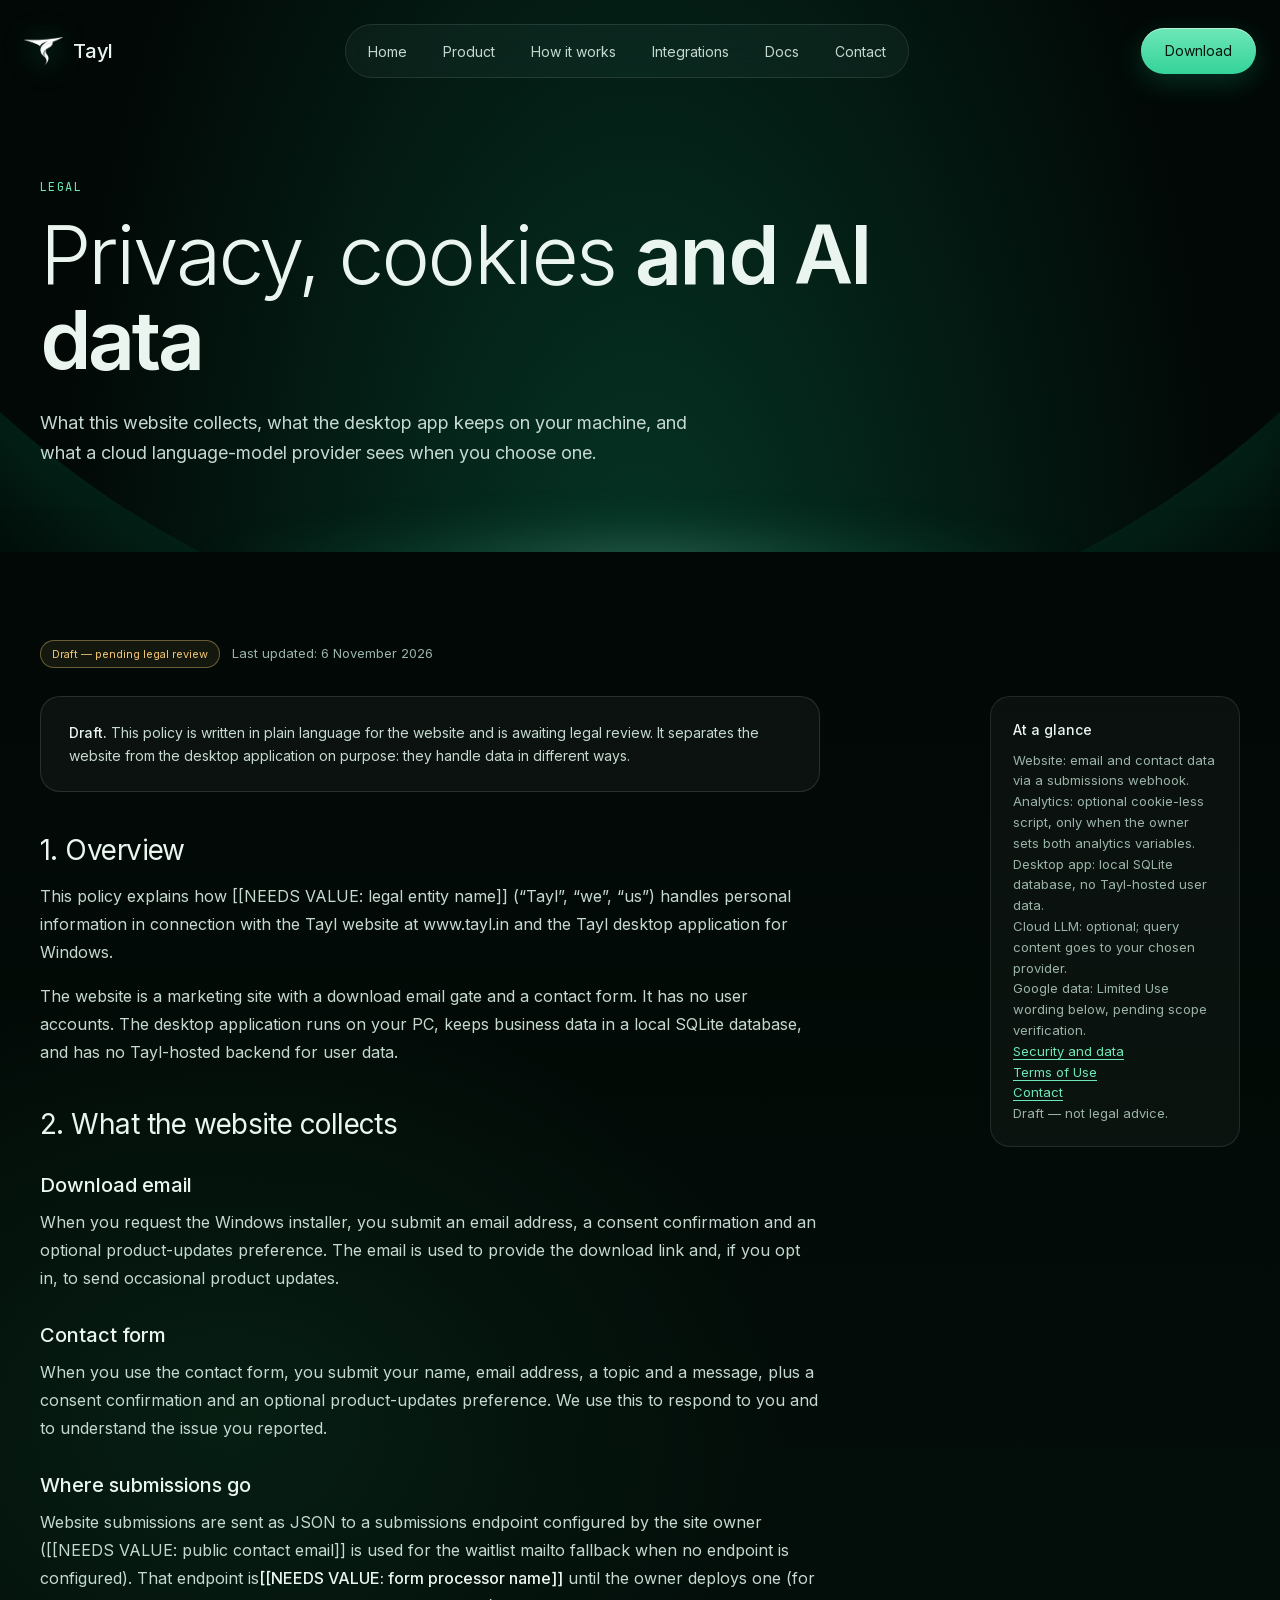
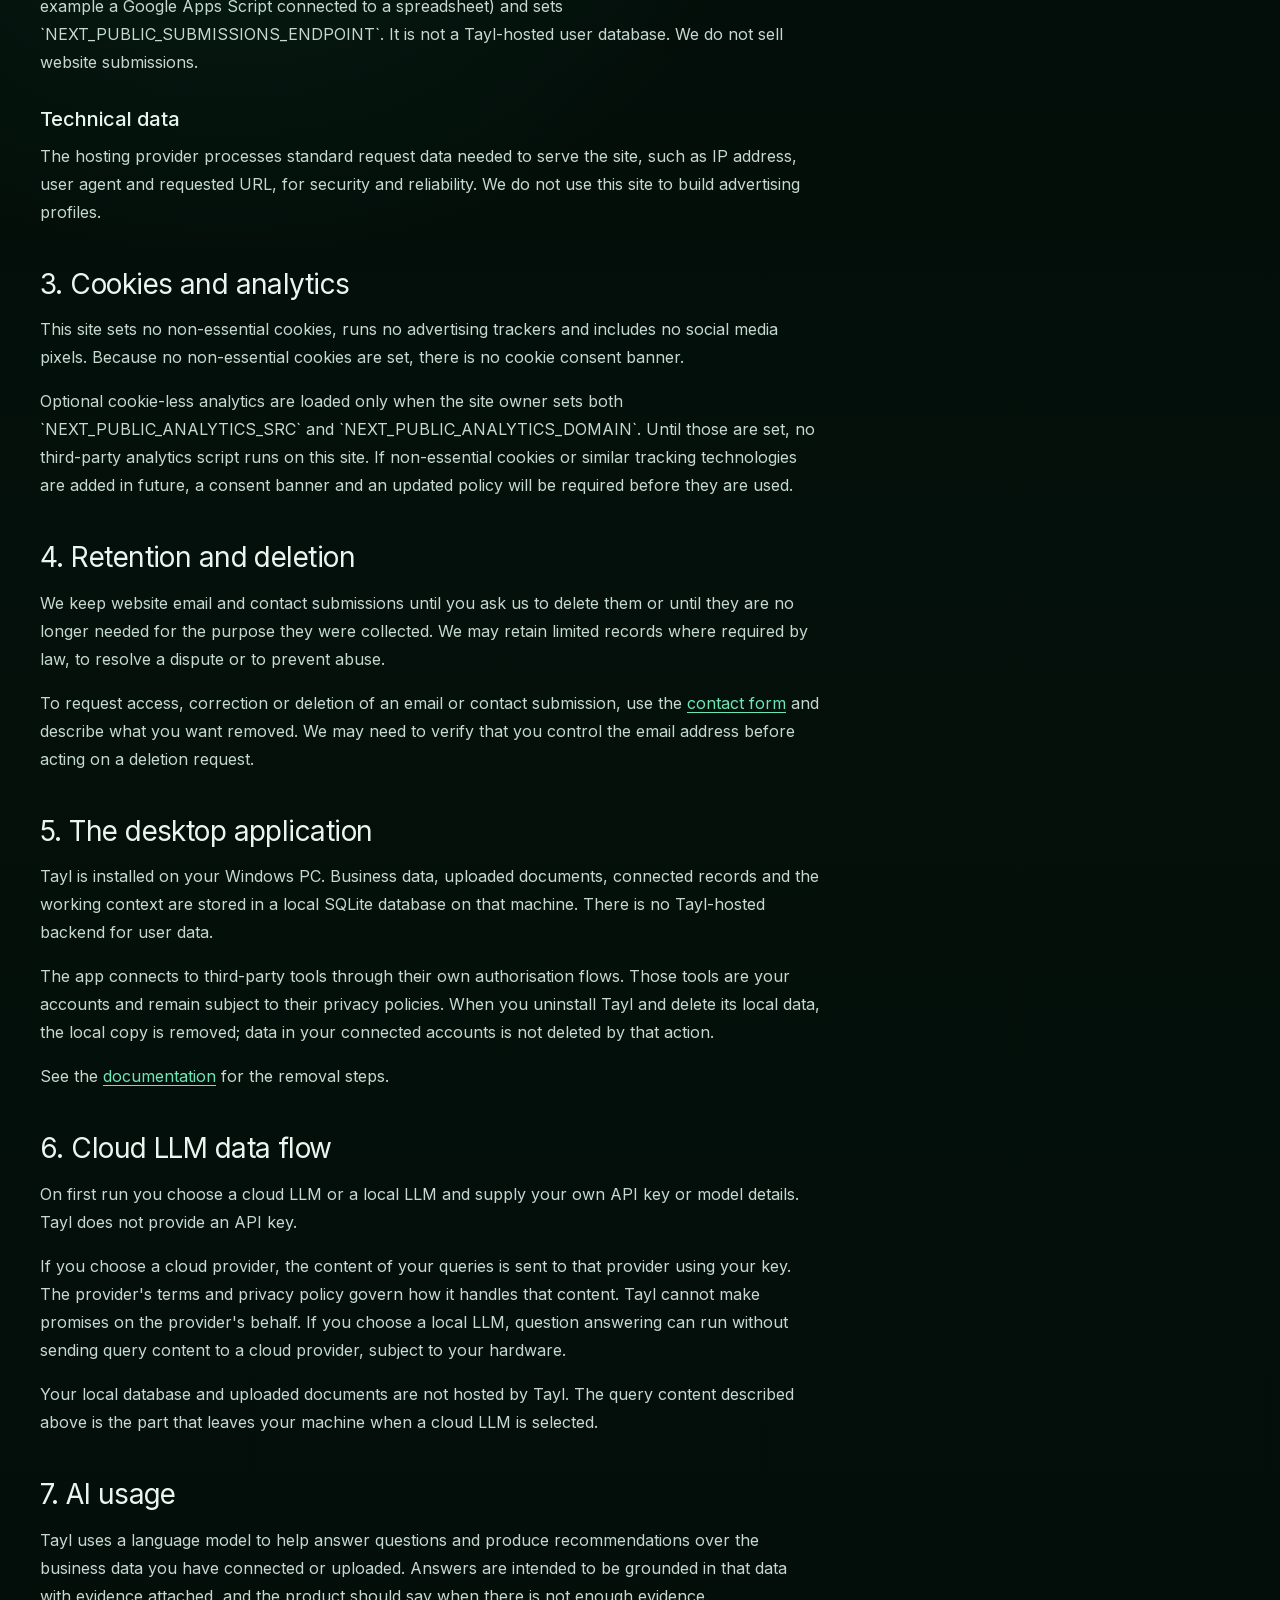
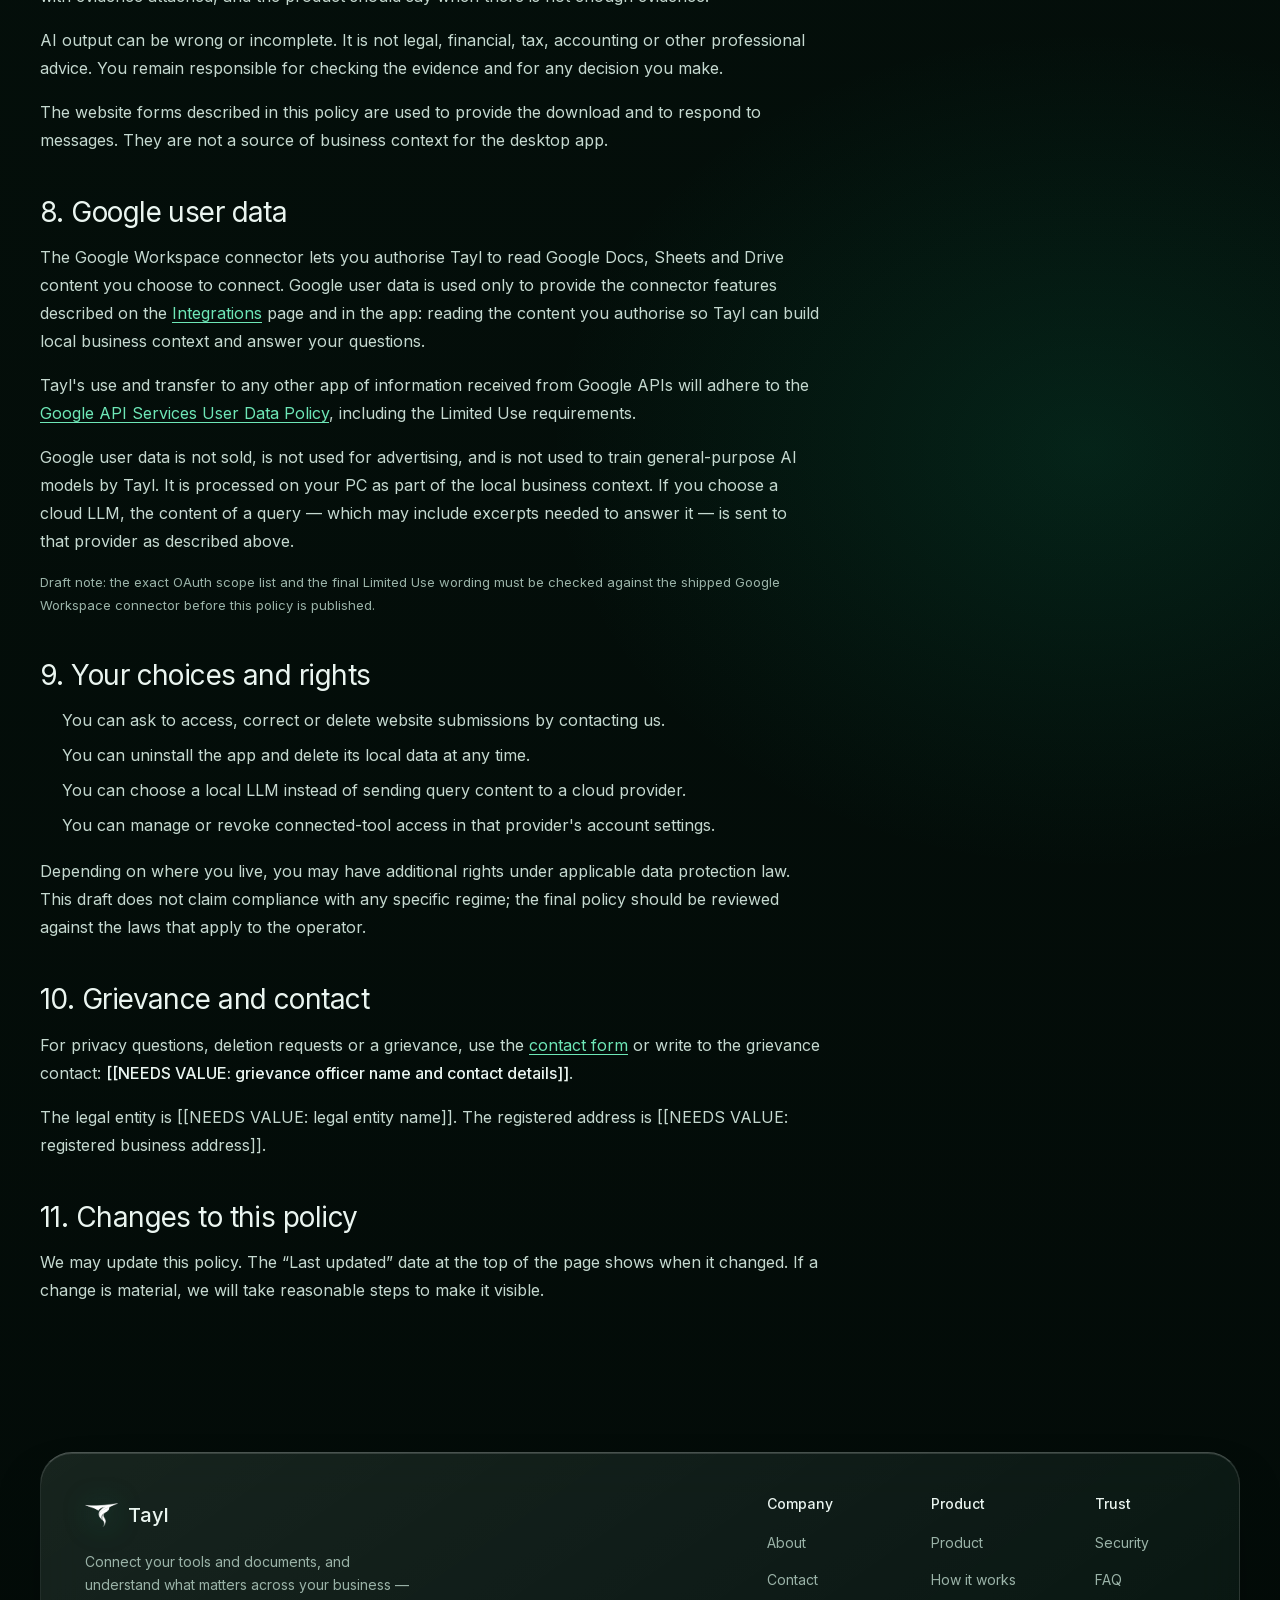
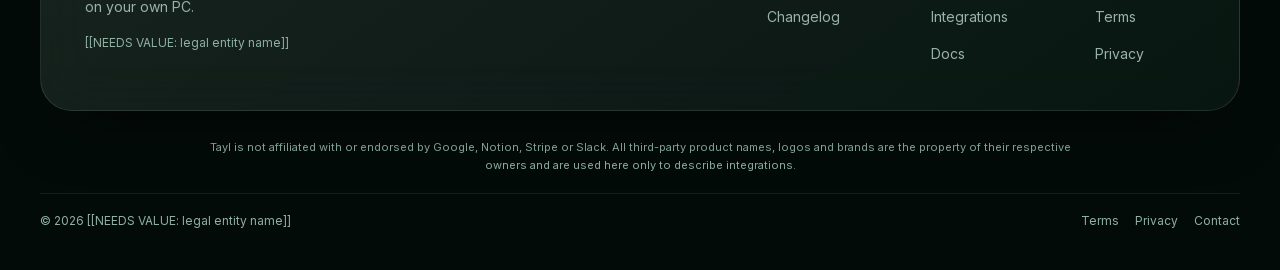
<file: privacy/index.html>
<!DOCTYPE html><html lang="en" class="_0bjUvq_variable yT9lVq_variable"><head><meta charSet="utf-8"/><meta name="viewport" content="width=device-width, initial-scale=1"/><link rel="preload" href="/_next/static/media/07c7676b89ed2778-s.p.2bn3s6zvc0dyp.woff2" as="font" crossorigin="" type="font/woff2"/><link rel="preload" href="/_next/static/media/53897e768d329f66-s.p.3t6q91iet4nsy.woff2" as="font" crossorigin="" type="font/woff2"/><link rel="preload" as="image" href="/tayl-logo-mark.png"/><link rel="stylesheet" href="/_next/static/chunks/3nd7hzq4lrant.css" data-precedence="next"/><link rel="preload" as="script" fetchPriority="low" href="/_next/static/chunks/2cy99g62ksls-.js"/><script src="/_next/static/chunks/2cjj6_kuijzr9.js" async=""></script><script src="/_next/static/chunks/38wna7vhf49b2.js" async=""></script><script src="/_next/static/chunks/442vfx08j-nf1.js" async=""></script><script src="/_next/static/chunks/turbopack-3-ry682tkyiqk.js" async=""></script><script src="/_next/static/chunks/1bi7x5td0u_f3.js" async=""></script><script src="/_next/static/chunks/0p9oeq57evo_q.js" async=""></script><script src="/_next/static/chunks/3k7w5_gj_jhl8.js" async=""></script><script src="/_next/static/chunks/24fjku2dnxh0z.js" async=""></script><script src="/_next/static/chunks/1b41gz3xdmkzc.js" async=""></script><meta name="theme-color" content="#010503"/><meta name="color-scheme" content="dark"/><title>Privacy Policy — Tayl</title><meta name="description" content="Draft privacy policy for the Tayl website and Windows app: email and contact-form data, cookie-less analytics, local app data, cloud LLM data flow, retention, deletion and Google user data."/><meta name="application-name" content="Tayl"/><link rel="canonical" href="https://www.tayl.in/privacy/"/><meta property="og:title" content="Privacy Policy"/><meta property="og:description" content="Draft privacy policy for the Tayl website and Windows app: email and contact-form data, cookie-less analytics, local app data, cloud LLM data flow, retention, deletion and Google user data."/><meta property="og:url" content="https://www.tayl.in/privacy/"/><meta property="og:site_name" content="Tayl"/><meta property="og:locale" content="en_GB"/><meta property="og:image" content="https://www.tayl.in/og.png"/><meta property="og:image:width" content="1200"/><meta property="og:image:height" content="630"/><meta property="og:image:alt" content="Privacy Policy — Tayl"/><meta property="og:type" content="website"/><meta name="twitter:card" content="summary_large_image"/><meta name="twitter:title" content="Privacy Policy"/><meta name="twitter:description" content="Draft privacy policy for the Tayl website and Windows app: email and contact-form data, cookie-less analytics, local app data, cloud LLM data flow, retention, deletion and Google user data."/><meta name="twitter:image" content="https://www.tayl.in/og.png"/><link rel="icon" href="/favicon.ico?favicon.13a0b25-iipy6.ico" sizes="48x48" type="image/x-icon"/><link rel="icon" href="/icon.png?icon.047p-jxouo-me.png" sizes="512x512" type="image/png"/><link rel="apple-touch-icon" href="/apple-icon.png?apple-icon.252szw-sd3a4i.png" sizes="180x180" type="image/png"/><meta name="next-size-adjust" content=""/><meta name="referrer" content="strict-origin-when-cross-origin"/><script src="/_next/static/chunks/0cz1d0mv5g_q7.js" noModule=""></script></head><body><div hidden=""><!--$--><!--/$--></div><a href="#main" class="skip-link">Skip to content</a><header class="site-header"><div class="nav-shell"><a class="nav-brand focus-ring" aria-label="Tayl home" href="/"><img alt="" aria-hidden="true" width="42" height="30" decoding="async" data-nimg="1" class="site-logo" style="color:transparent" src="/tayl-logo-mark.png"/><span>Tayl</span></a><nav class="nav-links" aria-label="Primary"><a class="nav-link focus-ring " href="/">Home</a><a class="nav-link focus-ring " href="/product/">Product</a><a class="nav-link focus-ring " href="/how-it-works/">How it works</a><a class="nav-link focus-ring " href="/integrations/">Integrations</a><a class="nav-link focus-ring " href="/docs/">Docs</a><a class="nav-link focus-ring " href="/contact/">Contact</a></nav><div class="nav-actions"><a class="pill-button pill-button--solid focus-ring  nav-download focus-ring" href="https://www.mediafire.com/file/8qnl97zwieaw5ee/Tayl_Setup_0.0.0.exe/file"><span>Download</span></a><button type="button" class="menu-toggle focus-ring" aria-expanded="false" aria-controls="mobile-navigation"><span class="sr-only">Open menu</span><span class="menu-icon " aria-hidden="true"><span></span><span></span></span></button></div></div><div id="mobile-navigation" class="mobile-panel" hidden="" aria-label="Mobile navigation"><nav aria-label="Mobile primary"><a class="mobile-link focus-ring " href="/">Home</a><a class="mobile-link focus-ring " href="/product/">Product</a><a class="mobile-link focus-ring " href="/how-it-works/">How it works</a><a class="mobile-link focus-ring " href="/integrations/">Integrations</a><a class="mobile-link focus-ring " href="/docs/">Docs</a><a class="mobile-link focus-ring " href="/contact/">Contact</a><a class="pill-button pill-button--solid focus-ring  mobile-download" href="/download/"><span>Download for Windows</span></a></nav></div></header><main id="main"><header class="page-hero"><div class="page-hero__sphere" aria-hidden="true"></div><div class="page-hero__flare" aria-hidden="true"></div><div class="container page-hero__inner"><p class="eyebrow">Legal</p><h1>Privacy, cookies <strong>and AI data</strong></h1><div class="page-hero__description">What this website collects, what the desktop app keeps on your machine, and what a cloud language-model provider sees when you choose one.</div></div></header><section class="section section--tight"><div class="container"><div class="legal-meta"><span class="draft-badge">Draft — pending legal review</span><span>Last updated: <!-- -->6 November 2026</span></div><div class="legal-layout"><div class="prose"><div class="notice notice--neutral"><strong>Draft.</strong> This policy is written in plain language for the website and is awaiting legal review. It separates the website from the desktop application on purpose: they handle data in different ways.</div><section id="overview"><h2>1. Overview</h2><p>This policy explains how <!-- -->[[NEEDS VALUE: legal entity name]]<!-- --> (“Tayl”, “we”, “us”) handles personal information in connection with the Tayl website at www.tayl.in and the Tayl desktop application for Windows.</p><p>The website is a marketing site with a download email gate and a contact form. It has no user accounts. The desktop application runs on your PC, keeps business data in a local SQLite database, and has no Tayl-hosted backend for user data.</p></section><section id="website-data"><h2>2. What the website collects</h2><h3>Download email</h3><p>When you request the Windows installer, you submit an email address, a consent confirmation and an optional product-updates preference. The email is used to provide the download link and, if you opt in, to send occasional product updates.</p><h3>Contact form</h3><p>When you use the contact form, you submit your name, email address, a topic and a message, plus a consent confirmation and an optional product-updates preference. We use this to respond to you and to understand the issue you reported.</p><h3>Where submissions go</h3><p>Website submissions are sent as JSON to a submissions endpoint configured by the site owner (<!-- -->[[NEEDS VALUE: public contact email]]<!-- --> is used for the waitlist mailto fallback when no endpoint is configured). That endpoint is<strong>[[NEEDS VALUE: form processor name]]</strong> until the owner deploys one (for example a Google Apps Script connected to a spreadsheet) and sets `NEXT_PUBLIC_SUBMISSIONS_ENDPOINT`. It is not a Tayl-hosted user database. We do not sell website submissions.</p><h3>Technical data</h3><p>The hosting provider processes standard request data needed to serve the site, such as IP address, user agent and requested URL, for security and reliability. We do not use this site to build advertising profiles.</p></section><section id="cookies"><h2>3. Cookies and analytics</h2><p>This site sets no non-essential cookies, runs no advertising trackers and includes no social media pixels. Because no non-essential cookies are set, there is no cookie consent banner.</p><p>Optional cookie-less analytics are loaded only when the site owner sets both `NEXT_PUBLIC_ANALYTICS_SRC` and `NEXT_PUBLIC_ANALYTICS_DOMAIN`. Until those are set, no third-party analytics script runs on this site. If non-essential cookies or similar tracking technologies are added in future, a consent banner and an updated policy will be required before they are used.</p></section><section id="retention"><h2>4. Retention and deletion</h2><p>We keep website email and contact submissions until you ask us to delete them or until they are no longer needed for the purpose they were collected. We may retain limited records where required by law, to resolve a dispute or to prevent abuse.</p><p>To request access, correction or deletion of an email or contact submission, use the <a href="/contact/">contact form</a> and describe what you want removed. We may need to verify that you control the email address before acting on a deletion request.</p></section><section id="desktop-app"><h2>5. The desktop application</h2><p>Tayl is installed on your Windows PC. Business data, uploaded documents, connected records and the working context are stored in a local SQLite database on that machine. There is no Tayl-hosted backend for user data.</p><p>The app connects to third-party tools through their own authorisation flows. Those tools are your accounts and remain subject to their privacy policies. When you uninstall Tayl and delete its local data, the local copy is removed; data in your connected accounts is not deleted by that action.</p><p>See the <a href="/docs/#uninstall">documentation</a> for the removal steps.</p></section><section id="cloud-llm"><h2>6. Cloud LLM data flow</h2><p>On first run you choose a cloud LLM or a local LLM and supply your own API key or model details. Tayl does not provide an API key.</p><p>If you choose a cloud provider, the content of your queries is sent to that provider using your key. The provider&#x27;s terms and privacy policy govern how it handles that content. Tayl cannot make promises on the provider&#x27;s behalf. If you choose a local LLM, question answering can run without sending query content to a cloud provider, subject to your hardware.</p><p>Your local database and uploaded documents are not hosted by Tayl. The query content described above is the part that leaves your machine when a cloud LLM is selected.</p></section><section id="ai-usage"><h2>7. AI usage</h2><p>Tayl uses a language model to help answer questions and produce recommendations over the business data you have connected or uploaded. Answers are intended to be grounded in that data with evidence attached, and the product should say when there is not enough evidence.</p><p>AI output can be wrong or incomplete. It is not legal, financial, tax, accounting or other professional advice. You remain responsible for checking the evidence and for any decision you make.</p><p>The website forms described in this policy are used to provide the download and to respond to messages. They are not a source of business context for the desktop app.</p></section><section id="google-user-data"><h2>8. Google user data</h2><p>The Google Workspace connector lets you authorise Tayl to read Google Docs, Sheets and Drive content you choose to connect. Google user data is used only to provide the connector features described on the <a href="/integrations/">Integrations</a> <!-- -->page and in the app: reading the content you authorise so Tayl can build local business context and answer your questions.</p><p>Tayl&#x27;s use and transfer to any other app of information received from Google APIs will adhere to the<!-- --> <a href="https://developers.google.com/terms/api-services-user-data-policy" rel="noreferrer noopener" target="_blank">Google API Services User Data Policy</a>, including the Limited Use requirements.</p><p>Google user data is not sold, is not used for advertising, and is not used to train general-purpose AI models by Tayl. It is processed on your PC as part of the local business context. If you choose a cloud LLM, the content of a query — which may include excerpts needed to answer it — is sent to that provider as described above.</p><p class="small muted">Draft note: the exact OAuth scope list and the final Limited Use wording must be checked against the shipped Google Workspace connector before this policy is published.</p></section><section id="your-choices"><h2>9. Your choices and rights</h2><ul><li>You can ask to access, correct or delete website submissions by contacting us.</li><li>You can uninstall the app and delete its local data at any time.</li><li>You can choose a local LLM instead of sending query content to a cloud provider.</li><li>You can manage or revoke connected-tool access in that provider&#x27;s account settings.</li></ul><p>Depending on where you live, you may have additional rights under applicable data protection law. This draft does not claim compliance with any specific regime; the final policy should be reviewed against the laws that apply to the operator.</p></section><section id="grievance"><h2>10. Grievance and contact</h2><p>For privacy questions, deletion requests or a grievance, use the<!-- --> <a href="/contact/">contact form</a> or write to the grievance contact:<!-- --> <strong>[[NEEDS VALUE: grievance officer name and contact details]]</strong>.</p><p>The legal entity is <!-- -->[[NEEDS VALUE: legal entity name]]<!-- -->. The registered address is<!-- --> <!-- -->[[NEEDS VALUE: registered business address]]<!-- -->.</p></section><section id="changes"><h2>11. Changes to this policy</h2><p>We may update this policy. The “Last updated” date at the top of the page shows when it changed. If a change is material, we will take reasonable steps to make it visible.</p></section></div><aside class="legal-aside" aria-label="Privacy summary"><strong>At a glance</strong><p>Website: email and contact data via a submissions webhook.</p><p>Analytics: optional cookie-less script, only when the owner sets both analytics variables.</p><p>Desktop app: local SQLite database, no Tayl-hosted user data.</p><p>Cloud LLM: optional; query content goes to your chosen provider.</p><p>Google data: Limited Use wording below, pending scope verification.</p><p><a href="/security/">Security and data</a><br/><a href="/terms/">Terms of Use</a><br/><a href="/contact/">Contact</a></p><p class="small muted">Draft — not legal advice.</p></aside></div></div></section></main><!--$--><!--/$--><footer class="site-footer"><div class="container"><div class="footer-window"><div class="footer-intro"><a class="nav-brand focus-ring" aria-label="Tayl home" href="/"><img alt="" aria-hidden="true" loading="lazy" width="45" height="32" decoding="async" data-nimg="1" class="site-logo" style="color:transparent" src="/tayl-logo-mark.png"/><span>Tayl</span></a><p>Connect your tools and documents, and understand what matters across your business — on your own PC.</p><p class="footer-company">[[NEEDS VALUE: legal entity name]]</p></div><div class="footer-columns"><div><strong>Company</strong><a class="focus-ring" href="/about/">About</a><a class="focus-ring" href="/contact/">Contact</a><a class="focus-ring" href="/changelog/">Changelog</a></div><div><strong>Product</strong><a class="focus-ring" href="/product/">Product</a><a class="focus-ring" href="/how-it-works/">How it works</a><a class="focus-ring" href="/integrations/">Integrations</a><a class="focus-ring" href="/docs/">Docs</a></div><div><strong>Trust</strong><a class="focus-ring" href="/security/">Security</a><a class="focus-ring" href="/faq/">FAQ</a><a class="focus-ring" href="/terms/">Terms</a><a class="focus-ring" href="/privacy/">Privacy</a></div></div></div><div class="footer-meta"><p class="footer-disclaimer">Tayl is not affiliated with or endorsed by Google, Notion, Stripe or Slack. All third-party product names, logos and brands are the property of their respective owners and are used here only to describe integrations.</p><div class="footer-meta-row"><p>© <!-- -->2026<!-- --> <!-- -->[[NEEDS VALUE: legal entity name]]</p><div class="footer-small-links"><a class="focus-ring" href="/terms/">Terms</a><a class="focus-ring" href="/privacy/">Privacy</a><a class="focus-ring" href="/contact/">Contact</a></div></div></div></div></footer><noscript><style>.reveal{opacity:1 !important;transform:none !important}</style></noscript><script id="_R_">(globalThis["TURBOPACK"] || (globalThis["TURBOPACK"] = [])).push({"otherChunks":["static/chunks/2cy99g62ksls-.js","static/chunks/2cjj6_kuijzr9.js","static/chunks/38wna7vhf49b2.js","static/chunks/442vfx08j-nf1.js"],"runtimeModuleIds":[94814]});</script><script src="/_next/static/chunks/2cy99g62ksls-.js" async=""></script><script>(self.__next_f=self.__next_f||[]).push([0])</script><script>self.__next_f.push([1,"1:\"$Sreact.fragment\"\n2:\"/_next/static/chunks/1bi7x5td0u_f3.js\"\n3:\"/_next/static/chunks/0p9oeq57evo_q.js\"\n4:I[19250,[\"$2\",\"$3\"],\"SiteHeader\"]\n5:I[73946,[\"$2\",\"$3\"],\"default\"]\n6:\"/_next/static/chunks/3k7w5_gj_jhl8.js\"\n7:I[836,[\"$2\",\"$3\",\"$6\"],\"default\"]\n8:I[45514,[\"$2\",\"$3\"],\"default\"]\n9:\"/_next/static/chunks/24fjku2dnxh0z.js\"\na:I[29993,[\"$2\",\"$3\",\"$9\"],\"Orb\"]\nb:I[42367,[\"$2\",\"$3\"],\"\"]\nc:I[6353,[\"$2\",\"$3\"],\"Image\"]\n16:\"/_next/static/chunks/1b41gz3xdmkzc.js\"\n17:I[66083,[\"$2\",\"$3\",\"$16\"],\"default\"]\n:HL[\"/_next/static/chunks/3nd7hzq4lrant.css\",\"style\"]\n:HL[\"/_next/static/media/07c7676b89ed2778-s.p.2bn3s6zvc0dyp.woff2\",\"font\",{\"crossOrigin\":\"\",\"type\":\"font/woff2\"}]\n:HL[\"/_next/static/media/53897e768d329f66-s.p.3t6q91iet4nsy.woff2\",\"font\",{\"crossOrigin\":\"\",\"type\":\"font/woff2\"}]\n12:X\n13:[[\"children\",{\"s\":\"__PAGE__\",\"h\":512,\"d\":{\"r\":\"$L14\",\"p\":false,\"v\":null}}]]\n10:[[\"children\",{\"s\":\"privacy\",\"h\":512,\"d\":{\"r\":\"$L11\",\"p\":false,\"v\":\"$12\"},\"c\":\"$Q13\"}]]\n0:{\"P\":null,\"c\":[\"\",\"privacy\",\"\"],\"q\":\"\",\"i\":false,\"t\":{\"t\":{\"s\":\"\",\"h\":528,\"d\":{\"r\":[\"$\",\"$1\",\"c\",{\"children\":[[[\"$\",\"link\",\"0\",{\"rel\":\"stylesheet\",\"href\":\"/_next/static/chunks/3nd7hzq4lrant.css\",\"precedence\":\"next\",\"crossOrigin\":\"$undefined\",\"nonce\":\"$undefined\"}],[\"$\",\"script\",\"script-0\",{\"src\":\"/_next/static/chunks/1bi7x5td0u_f3.js\",\"async\":true,\"nonce\":\"$undefined\"}],[\"$\",\"script\",\"script-1\",{\"src\":\"/_next/static/chunks/0p9oeq57evo_q.js\",\"async\":true,\"nonce\":\"$undefined\"}]],[\"$\",\"html\",null,{\"lang\":\"en\",\"className\":\"_0bjUvq_variable yT9lVq_variable\",\"children\":[\"$\",\"body\",null,{\"children\":[[\"$\",\"a\",null,{\"href\":\"#main\",\"className\":\"skip-link\",\"children\":\"Skip to content\"}],[\"$\",\"$L4\",null,{}],[\"$\",\"$L5\",null,{\"parallelRouterKey\":\"children\",\"error\":\"$7\",\"errorStyles\":[],\"errorScripts\":[[\"$\",\"script\",\"script-0\",{\"src\":\"/_next/static/chunks/3k7w5_gj_jhl8.js\",\"async\":true,\"nonce\":\"$undefined\"}]],\"template\":[\"$\",\"$L8\",null,{}],\"templateStyles\":\"$undefined\",\"templateScripts\":\"$undefined\",\"notFound\":[[\"$\",\"main\",null,{\"id\":\"main\",\"children\":[\"$\",\"section\",null,{\"className\":\"error-page\",\"children\":[[\"$\",\"div\",null,{\"className\":\"error-page__glow\",\"aria-hidden\":\"true\"}],[\"$\",\"div\",null,{\"className\":\"container\",\"children\":[[\"$\",\"div\",null,{\"className\":\"error-orb\",\"children\":[\"$\",\"$La\",null,{\"state\":\"searching\",\"size\":\"lg\",\"paused\":false,\"label\":\"Searching for the page\",\"decorative\":false}]}],[\"$\",\"p\",null,{\"className\":\"eyebrow\",\"children\":\"404\"}],[\"$\",\"h1\",null,{\"children\":\"This page is not here.\"}],[\"$\",\"p\",null,{\"children\":\"The link may be old, mistyped or pointing at something that has not been published yet. The home page and the documentation are good places to pick the thread back up.\"}],[\"$\",\"div\",null,{\"className\":\"error-page__actions\",\"children\":[[\"$\",\"$Lb\",null,{\"className\":\"pill-button pill-button--solid focus-ring pill-button--arrow\",\"href\":\"/\",\"children\":[[\"$\",\"span\",null,{\"children\":\"Back to home\"}],[\"$\",\"span\",null,{\"className\":\"arrow-circle\",\"aria-hidden\":\"true\",\"children\":[\"$\",\"svg\",null,{\"width\":\"18\",\"height\":\"18\",\"viewBox\":\"0 0 24 24\",\"fill\":\"none\",\"stroke\":\"currentColor\",\"strokeWidth\":\"2.4\",\"strokeLinecap\":\"round\",\"strokeLinejoin\":\"round\",\"children\":[\"$\",\"path\",null,{\"d\":\"M5 12h14M13 6l6 6-6 6\"}]}]}]]}],[\"$\",\"$Lb\",null,{\"className\":\"pill-button pill-button--dark focus-ring\",\"href\":\"/docs\",\"children\":[[\"$\",\"span\",null,{\"children\":\"Read the docs\"}],null]}]]}],[\"$\",\"p\",null,{\"className\":\"small muted\",\"style\":{\"marginTop\":22},\"children\":[\"Looking for the download? \",[\"$\",\"$Lb\",null,{\"href\":\"/download\",\"children\":\"Get Tayl for Windows\"}],\".\"]}]]}]]}]}],[]],\"forbidden\":\"$undefined\",\"unauthorized\":\"$undefined\"}],[\"$\",\"footer\",null,{\"className\":\"site-footer\",\"children\":[\"$\",\"div\",null,{\"className\":\"container\",\"children\":[[\"$\",\"div\",null,{\"className\":\"footer-window\",\"children\":[[\"$\",\"div\",null,{\"className\":\"footer-intro\",\"children\":[[\"$\",\"$Lb\",null,{\"href\":\"/\",\"className\":\"nav-brand focus-ring\",\"aria-label\":\"Tayl home\",\"children\":[[\"$\",\"$Lc\",null,{\"src\":\"/tayl-logo-mark.png\",\"alt\":\"\",\"aria-hidden\":\"true\",\"width\":45,\"height\":32,\"priority\":false,\"className\":\"site-logo\",\"sizes\":\"45px\"}],[\"$\",\"span\",null,{\"children\":\"Tayl\"}]]}],[\"$\",\"p\",null,{\"children\":\"Connect your tools and documents, and understand what matters across your business — on your own PC.\"}],[\"$\",\"p\",null,{\"className\":\"footer-company\",\"children\":[\"[[NEEDS VALUE: legal entity name]]\",null]}]]}],[\"$\",\"div\",null,{\"className\":\"footer-columns\",\"children\":[[\"$\",\"div\",\"Company\",{\"children\":[[\"$\",\"strong\",null,{\"children\":\"Company\"}],[[\"$\",\"$Lb\",\"/about\",{\"href\":\"/about\",\"className\":\"focus-ring\",\"children\":\"About\"}],[\"$\",\"$Lb\",\"/contact\",{\"href\":\"/contact\",\"className\":\"focus-ring\",\"children\":\"Contact\"}],[\"$\",\"$Lb\",\"/changelog\",{\"href\":\"/changelog\",\"className\":\"focus-ring\",\"children\":\"Changelog\"}]]]}],[\"$\",\"div\",\"Product\",{\"children\":[[\"$\",\"strong\",null,{\"children\":\"Product\"}],[[\"$\",\"$Lb\",\"/product\",{\"href\":\"/product\",\"className\":\"focus-ring\",\"children\":\"Product\"}],[\"$\",\"$Lb\",\"/how-it-works\",{\"href\":\"/how-it-works\",\"className\":\"focus-ring\",\"children\":\"How it works\"}],[\"$\",\"$Lb\",\"/integrations\",{\"href\":\"/integrations\",\"className\":\"focus-ring\",\"children\":\"Integrations\"}],[\"$\",\"$Lb\",\"/docs\",{\"href\":\"/docs\",\"className\":\"focus-ring\",\"children\":\"Docs\"}]]]}],[\"$\",\"div\",\"Trust\",{\"children\":[[\"$\",\"strong\",null,{\"children\":\"Trust\"}],[[\"$\",\"$Lb\",\"/security\",{\"href\":\"/security\",\"className\":\"focus-ring\",\"children\":\"Security\"}],[\"$\",\"$Lb\",\"/faq\",{\"href\":\"/faq\",\"className\":\"focus-ring\",\"children\":\"FAQ\"}],[\"$\",\"$Lb\",\"/terms\",{\"href\":\"/terms\",\"className\":\"focus-ring\",\"children\":\"Terms\"}],[\"$\",\"$Lb\",\"/privacy\",{\"href\":\"/privacy\",\"className\":\"focus-ring\",\"children\":\"Privacy\"}]]]}]]}]]}],[\"$\",\"div\",null,{\"className\":\"footer-meta\",\"children\":[[\"$\",\"p\",null,{\"className\":\"footer-disclaimer\",\"children\":\"Tayl is not affiliated with or endorsed by Google, Notion, Stripe or Slack. All third-party product names, logos and brands are the property of their respective owners and are used here only to describe integrations.\"}],\"$Ld\"]}]]}]}],\"$Le\",\"$Lf\",null]}]}]]}],\"p\":false,\"v\":null},\"c\":\"$Q10\"},\"h\":{\"r\":\"$L15\",\"p\":false,\"v\":null}},\"m\":\"$undefined\",\"G\":[\"$17\",[\"$L18\"]],\"S\":true,\"r\":\"$undefined\",\"s\":\"$undefined\",\"a\":\"$undefined\",\"l\":\"$undefined\",\"p\":\"$undefined\",\"d\":\"$undefined\",\"b\":\"a4uO-B8TLqkMVQFPsuDyP\"}\n25:\"ViewportBoundary\"\n26:I[247,[\"$2\",\"$3\"],\"$25\"]\n28:\"MetadataBoundary\"\n29:I[247,[\"$2\",\"$3\"],\"$28\"]\n2a:\"$Sreact.suspense\"\nd:[\"$\",\"div\",null,{\"className\":\"footer-meta-row\",\"children\":[[\"$\",\"p\",null,{\"children\":[\"© \",2026,\" \",\"[[NEEDS VALUE: legal entity name]]\"]}],[\"$\",\"div\",null,{\"className\":\"footer-small-links\",\"children\":[[\"$\",\"$Lb\",null,{\"href\":\"/terms\",\"className\":\"focus-ring\",\"children\":\"Terms\"}],[\"$\",\"$Lb\",null,{\"href\":\"/privacy\",\"className\":\"focus-ring\",\"children\":\"Privacy\"}],[\"$\",\"$Lb\",null,{\"href\":\"/contact\",\"className\":\"focus-ring\",\"children\":\"Contact\"}],[]]}]]}]\n19:[\"$\",\"style\",null,{\"children\":\".reveal{opacity:1 !important;transform:none !important}\"}]\ne:[\"$\",\"noscript\",null,{\"children\":\"$19\"}]\nf:[\"$\",\"meta\",null,{\"name\":\"referrer\",\"content\":\"strict-origin-when-cross-origin\"}]\n11:[\"$\",\"$1\",\"c\",{\"children\":[null,[\"$\",\"$L5\",null,{\"parallelRouterKey\":\"children\",\"error\":\"$undefined\",\"errorStyles\":\"$undefined\",\"errorScripts\":\"$undefined\",\"template\":[\"$\",\"$L8\",null,{}],\"templateStyles\":\"$undefined\",\"templateScripts\":\"$undefined\",\"notFound\":\"$undefined\",\"forbidden\":\"$undefined\",\"unauthorized\":\"$undefined\"}]]}]\n14:[\"$\",\"$1\",\"c\",{\"children\":[[\"$\",\"main\",null,{\"id\":\"main\",\"children\":[[\"$\",\"header\",null,{\"className\":\"page-hero\",\"children\":[[\"$\",\"div\",null,{\"className\":\"page-hero__sphere\",\"aria-hidden\":\"true\"}],[\"$\",\"div\",null,{\"className\":\"page-hero__flare\",\"aria-hidden\":\"true\"}],[\"$\",\"div\",null,{\"className\":\"container page-hero__inner\",\"children\":[[\"$\",\"p\",null,{\"className\":\"eyebrow\",\"children\":\"Legal\"}],[\"$\",\"h1\",null,{\"children\":[\"Privacy, cookies \",[\"$\",\"strong\",null,{\"children\":\"and AI data\"}]]}],[\"$\",\"div\",null,{\"className\":\"page-hero__description\",\"children\":\"What this website collects, what the desktop app keeps on your machine, and what a cloud language-model provider sees when you choose one.\"}],null,\"$undefined\"]}]]}],[\"$\",\"section\",null,{\"className\":\"section section--tight\",\"children\":[\"$\",\"div\",null,{\"className\":\"container\",\"children\":[[\"$\",\"div\",null,{\"className\":\"legal-meta\",\"children\":[[\"$\",\"span\",null,{\"className\":\"draft-badge\",\"children\":\"Draft — pending legal review\"}],[\"$\",\"span\",null,{\"children\":[\"Last updated: \",\"6 November 2026\"]}]]}],[\"$\",\"div\",null,{\"className\":\"legal-layout\",\"children\":[[\"$\",\"div\",null,{\"className\":\"prose\",\"children\":[[\"$\",\"div\",null,{\"className\":\"notice notice--neutral\",\"children\":[[\"$\",\"strong\",null,{\"children\":\"Draft.\"}],\" This policy is written in plain language for the website and is awaiting legal review. It separates the website from the desktop application on purpose: they handle data in different ways.\"]}],[\"$\",\"section\",null,{\"id\":\"overview\",\"children\":[[\"$\",\"h2\",null,{\"children\":\"1. Overview\"}],[\"$\",\"p\",null,{\"children\":[\"This policy explains how \",\"[[NEEDS VALUE: legal entity name]]\",\" (“Tayl”, “we”, “us”) handles personal information in connection with the Tayl website at www.tayl.in and the Tayl desktop application for Windows.\"]}],[\"$\",\"p\",null,{\"children\":\"The website is a marketing site with a download email gate and a contact form. It has no user accounts. The desktop application runs on your PC, keeps business data in a local SQLite database, and has no Tayl-hosted backend for user data.\"}]]}],[\"$\",\"section\",null,{\"id\":\"website-data\",\"children\":[[\"$\",\"h2\",null,{\"children\":\"2. What the website collects\"}],[\"$\",\"h3\",null,{\"children\":\"Download email\"}],[\"$\",\"p\",null,{\"children\":\"When you request the Windows installer, you submit an email address, a consent confirmation and an optional product-updates preference. The email is used to provide the download link and, if you opt in, to send occasional product updates.\"}],[\"$\",\"h3\",null,{\"children\":\"Contact form\"}],[\"$\",\"p\",null,{\"children\":\"When you use the contact form, you submit your name, email address, a topic and a message, plus a consent confirmation and an optional product-updates preference. We use this to respond to you and to understand the issue you reported.\"}],[\"$\",\"h3\",null,{\"children\":\"Where submissions go\"}],[\"$\",\"p\",null,{\"children\":[\"Website submissions are sent as JSON to a submissions endpoint configured by the site owner (\",\"[[NEEDS VALUE: public contact email]]\",\" is used for the waitlist mailto fallback when no endpoint is configured). That endpoint is\",[\"$\",\"strong\",null,{\"children\":\"[[NEEDS VALUE: form processor name]]\"}],\" until the owner deploys one (for example a Google Apps Script connected to a spreadsheet) and sets `NEXT_PUBLIC_SUBMISSIONS_ENDPOINT`. It is not a Tayl-hosted user database. We do not sell website submissions.\"]}],[\"$\",\"h3\",null,{\"children\":\"Technical data\"}],[\"$\",\"p\",null,{\"children\":\"The hosting provider processes standard request data needed to serve the site, such as IP address, user agent and requested URL, for security and reliability. We do not use this site to build advertising profiles.\"}]]}],[\"$\",\"section\",null,{\"id\":\"cookies\",\"children\":[[\"$\",\"h2\",null,{\"children\":\"3. Cookies and analytics\"}],[\"$\",\"p\",null,{\"children\":\"This site sets no non-essential cookies, runs no advertising trackers and includes no social media pixels. Because no non-essential cookies are set, there is no cookie consent banner.\"}],\"$L1a\"]}],\"$L1b\",\"$L1c\",\"$L1d\",\"$L1e\",\"$L1f\",\"$L20\",\"$L21\",\"$L22\"]}],\"$L23\"]}]]}]}]]}],null,\"$L24\"]}]\n15:[\"$\",\"$1\",\"h\",{\"children\":[null,[\"$\",\"$L26\",null,{\"children\":\"$L27\"}],[\"$\",\"$L29\",null,{\"children\":[[\"$\",\"div\",null,{\"hidden\":true,\"children\":[\"$\",\"$2a\",null,{\"name\":\"Next.Metadata\",\"children\":\"$L2b\"}]}],null]}],[\"$\",\"meta\",null,{\"name\":\"next-size-adjust\",\"content\":\"\"}]]}]\n18:[\"$\",\"link\",\"0\",{\"rel\":\"stylesheet\",\"href\":\"/_next/static/chunks/3nd7hzq4lrant.css\",\"precedence\":\"next\",\"crossOrigin\":\"$undefined\",\"nonce\":\"$undefined\"}]\n2c:I[247,[\"$2\",\"$3\"],\"OutletBoundary\"]\n12:C\n1a:[\"$\",\"p\",null,{\"children\":\"Optional cookie-less analytics are loaded only when the site owner sets both `NEXT_PUBLIC_ANALYTICS_SRC` and `NEXT_PUBLIC_ANALYTICS_DOMAIN`. Until those are set, no third-party analytics script runs on this site. If non-essential cookies or similar tracking technologies are added in future, a consent banner and an updated policy will be required before they are used.\"}]\n1b:[\"$\",\"section\",null,{\"id\":\"retention\",\"children\":[[\"$\",\"h2\",null,{\"children\":\"4. Retention and deletion\"}],[\"$\",\"p\",null,{\"children\":\"We keep website email and contact submissions until you ask us to delete them or until they are no longer needed for the purpose they were collected. We may retain limited records where required by law, to resolve a dispute or to prevent abuse.\"}],[\"$\",\"p\",null,{\"children\":[\"To request access, correction or deletion of an email or contact submission, use the \",[\"$\",\"$Lb\",null,{\"href\":\"/contact\",\"children\":\"contact form\"}],\" and describe what you want removed. We may need to verify that you control the email address before acting on a deletion request.\"]}]]}]\n1c:[\"$\",\"section\",null,{\"id\":\"desktop-app\",\"children\":[[\"$\",\"h2\",null,{\"children\":\"5. The desktop application\"}],[\"$\",\"p\",null,{\"children\":\"Tayl is installed on your Windows PC. Business data, uploaded documents, connected records and the working context are stored in a local SQLite database on that machine. There is no Tayl-hosted backend for user data.\"}],[\"$\",\"p\",null,{\"children\":\"The app connects to third-party tools through their own authorisation flows. Those tools are your accounts and remain subject to their privacy policies. When you uninstall Tayl and delete its local data, the local copy is removed; data in your connected accounts is not deleted by that action.\"}],[\"$\",\"p\",null,{\"children\":[\"See the \",[\"$\",\"$Lb\",null,{\"href\":\"/docs#uninstall\",\"children\":\"documentation\"}],\" for the removal steps.\"]}]]}]\n1d:[\"$\",\"section\",null,{\"id\":\"cloud-llm\",\"children\":[[\"$\",\"h2\",null,{\"children\":\"6. Cloud LLM data flow\"}],[\"$\",\"p\",null,{\"children\":\"On first run you choose a cloud LLM or a local LLM and supply your own API key or model details. Tayl does not provide an API key.\"}],[\"$\",\"p\",null,{\"children\":\"If you choose a cloud provider, the content of your queries is sent to that provider using your key. The provider's terms and privacy policy govern how it handles that content. Tayl cannot make promises on the provider's behalf. If you choose a local LLM, question answering can run without sending query content to a cloud provider, subject to your hardware.\"}],[\"$\",\"p\",null,{\"children\":\"Your local database and uploaded documents are not hosted by Tayl. The query content described above is the part that leaves your machine when a cloud LLM is selected.\"}]]}]\n1e:[\"$\",\"section\",null,{\"id\":\"ai-usage\",\"children\":[[\"$\",\"h2\",null,{\"children\":\"7. AI usage\"}],[\"$\",\"p\",null,{\"children\":\"Tayl uses a language model to help answer questions and produce recommendations over the business data you have connected or uploaded. Answers are intended to be grounded in that data with evidence attached, and the product should say when there is not enough evidence.\"}],[\"$\",\"p\",null,{\"children\":\"AI output can be wrong or incomplete. It is not legal, financial, tax, accounting or other professional advice. You remain responsible for checking the evidence and for any decision you make.\"}],[\"$\",\"p\",null,{\"children\":\"The website forms described in this policy are used to provide the download and to respond to messages. They are not a source of business context for the desktop app.\"}]]}]\n1f:[\"$\",\"section\",null,{\"id\":\"google-user-data\",\"children\":[[\"$\",\"h2\",null,{\"children\":\"8. Google user data\"}],[\"$\",\"p\",null,{\"children\":[\"The Google Workspace connector lets you authorise Tayl to read Google Docs, Sheets and Drive content you choose to connect. Google user data is used only to provide the connector features described on the \",[\"$\",\"$Lb\",null,{\"href\":\"/integrations\",\"children\":\"Integrations\"}],\" \",\"page and in the app: reading the content you authorise so Tayl can build local business context and answer your questions.\"]}],[\"$\",\"p\",null,{\"children\":[\"Tayl's use and transfer to any other app of information received from Google APIs will adhere to the\",\" \",[\"$\",\"a\",null,{\"href\":\"https://developers.google.com/terms/api-services-user-data-policy\",\"rel\":\"noreferrer noopener\",\"target\":\"_blank\",\"children\":\"Google API Services User Data Policy\"}],\", including the Limited Use requirements.\"]}],[\"$\",\"p\",null,{\"children\":\"Google user data is not sold, is not used for advertising, and is not used to train general-purpose AI models by Tayl. It is processed on your PC as part of the local business context. If you choose a cloud LLM, the content of a query — which may include excerpts needed to answer it — is sent to that provider as described above.\"}],[\"$\",\"p\",null,{\"className\":\"small muted\",\"children\":\"Draft note: the exact OAuth scope list and the final Limited Use wording must be checked against the shipped Google Workspace connector before this policy is published.\"}]]}]\n20:[\"$\",\"section\",null,{\"id\":\"your-choices\",\"children\":[[\"$\",\"h2\",null,{\"children\":\"9. Your choices and rights\"}],[\"$\",\"ul\",null,{\"children\":[[\"$\",\"li\",null,{\"children\":\"You can ask to access, correct or delete website submissions by contacting us.\"}],[\"$\",\"li\",null,{\"children\":\"You can uninstall the app and delete its local data at any time.\"}],[\"$\",\"li\",null,{\"children\":\"You can choose a local LLM instead of sending query content to a cloud provider.\"}],[\"$\",\"li\",null,{\"children\":\"You can manage or revoke connected-tool access in that provider's account settings.\"}]]}],[\"$\",\"p\",null,{\"children\":\"Depending on where you live, you may have additional rights under applicable data protection law. This draft does not claim compliance with any specific regime; the final policy should be reviewed against the laws that apply to the operator.\"}]]}]\n21:[\"$\",\"section\",null,{\"id\":\"grievance\",\"children\":[[\"$\",\"h2\",null,{\"children\":\"10. Grievance and contact\"}],[\"$\",\"p\",null,{\"children\":[\"For privacy questions, deletion requests or a grievance, use the\",\" \",[\"$\",\"$Lb\",null,{\"href\":\"/contact\",\"children\":\"contact form\"}],\" or write to the grievance contact:\",\" \",[\"$\",\"strong\",null,{\"children\":\"[[NEEDS VALUE: grievance officer name and contact details]]\"}],\".\"]}],[\"$\",\"p\",null,{\"children\":[\"The legal entity is \",\"[[NEEDS VALUE: legal entity name]]\",\". The registered address is\",\" \",\"[[NEEDS VALUE: registered business address]]\",\".\"]}]]}]\n22:[\"$\",\"section\",null,{\"id\":\"changes\",\"children\":[[\"$\",\"h2\",null,{\"children\":\"11. Changes to this policy\"}],[\"$\",\"p\",null,{\"children\":\"We may update this policy. The “Last updated” date at the top of the page shows when it changed. If a change is material, we will take reasonable steps to make it visible.\"}]]}]\n23:[\"$\",\"aside\",null,{\"className\":\"legal-aside\",\"aria-label\":\"Privacy summary\",\"children\":[[\"$\",\"strong\",null,{\"children\":\"At a glance\"}],[\"$\",\"p\",null,{\"children\":\"Website: email and contact data via a submissions webhook.\"}],[\"$\",\"p\",null,{\"children\":\"Analytics: optional cookie-less script, only when the owner sets both analytics variables.\"}],[\"$\",\"p\",null,{\"children\":\"Desktop app: local SQLite database, no Tayl-hosted user data.\"}],[\"$\",\"p\",null,{\"children\":\"Cloud LLM: optional; query content goes to your chosen provider.\"}],[\"$\",\"p\",null,{\"children\":\"Google data: Limited Use wording below, pending scope verification.\"}],[\"$\",\"p\",null,{\"children\":[[\"$\",\"$Lb\",null,{\"href\":\"/security\",\"children\":\"Security and data\"}],[\"$\",\"br\",null,{}],[\"$\",\"$Lb\",null,{\"href\":\"/terms\",\"children\":\"Terms of Use\"}],[\"$\",\"br\",null,{}],[\"$\",\"$Lb\",null,{\"href\":\"/contact\",\"children\":\"Contact\"}]]}],[\"$\",\"p\",null,{\"className\":\"small muted\",\"children\":\"Draft — not legal advice.\"}]]}]\n24:[\"$\",\"$L2c\",null,{\"children\":[\"$\",\"$2a\",null,{\"name\":\"Next.MetadataOutlet\",\"children\":\"$@2d\"}]}]\n27:[[\"$\",\"meta\",\"0\",{\"charSet\":\"utf-8\"}],[\"$\",\"meta\",\"1\",{\"name\":\"viewport\",\"content\":\"width=device-width, initial-scale=1\"}],[\"$\",\"meta\",\"2\",{\"name\":\"theme-color\",\"content\":\"#010503\"}],[\"$\",\"meta\",\"3\",{\"name\":\"color-scheme\",\"content\":\"dark\"}]]\n2e:I[98851,[\"$2\",\"$3\"],\"IconMark\"]\n2b:[[\"$\",\"title\",\"0\",{\"children\":\"Privacy Policy — Tayl\"}],[\"$\",\"meta\",\"1\",{\"name\":\"description\",\"content\":\"Draft privacy policy for the Tayl website and Windows app: email and contact-form data, cookie-less analytics, local app data, cloud LLM data flow, retention, deletion and Google user data.\"}],[\"$\",\"meta\",\"2\",{\"name\":\"application-name\",\"content\":\"Tayl\"}],[\"$\",\"link\",\"3\",{\"rel\":\"canonical\",\"href\":\"https://www.tayl.in/privacy/\"}],[\"$\",\"meta\",\"4\",{\"property\":\"og:title\",\"content\":\"Privacy Policy\"}],[\"$\",\"meta\",\"5\",{\"property\":\"og:description\",\"content\":\"Draft privacy policy for the Tayl website and Windows app: email and contact-form data, cookie-less analytics, local app data, cloud LLM data flow, retention, deletion and Google user data.\"}],[\"$\",\"meta\",\"6\",{\"property\":\"og:url\",\"content\":\"https://www.tayl.in/privacy/\"}],[\"$\",\"meta\",\"7\",{\"property\":\"og:site_name\",\"content\":\"Tayl\"}],[\"$\",\"meta\",\"8\",{\"property\":\"og:locale\",\"content\":\"en_GB\"}],[\"$\",\"meta\",\"9\",{\"property\":\"og:image\",\"content\":\"https://www.tayl.in/og.png\"}],[\"$\",\"meta\",\"10\",{\"property\":\"og:image:width\",\"content\":\"1200\"}],[\"$\",\"meta\",\"11\",{\"property\":\"og:image:height\",\"content\":\"630\"}],[\"$\",\"meta\",\"12\",{\"property\":\"og:image:alt\",\"content\":\"Privacy Policy — Tayl\"}],[\"$\",\"meta\",\"13\",{\"property\":\"og:type\",\"content\":\"website\"}],[\"$\",\"meta\",\"14\",{\"name\":\"twitter:card\",\"content\":\"summary_large_image\"}],[\"$\",\"meta\",\"15\",{\"name\":\"twitter:title\",\"content\":\"Privacy Policy\"}],[\"$\",\"meta\",\"16\",{\"name\":\"twitter:description\",\"content\":\"Draft privacy policy for the Tayl website and Windows app: email and contact-form data, cookie-less analytics, local app data, cloud LLM data flow, retention, deletion and Google user data.\"}],[\"$\",\"meta\",\"17\",{\"name\":\"twitter:image\",\"content\":\"https://www.tayl.in/og.png\"}],[\"$\",\"link\",\"18\",{\"rel\":\"icon\",\"href\":\"/favicon.ico?favicon.13a0b25-iipy6.ico\",\"sizes\":\"48x48\",\"type\":\"image/x-icon\"}],[\"$\",\"link\",\"19\",{\"rel\":\"icon\",\"href\":\"/icon.png?icon.047p-jxouo-me.png\",\"sizes\":\"512x512\",\"type\":\"image/png\"}],[\"$\",\"link\",\"20\",{\"rel\":\"apple-touch-icon\",\"href\":\"/apple-icon.png?apple-icon.252szw-sd3a4i.png\",\"sizes\":\"180x180\",\"type\":\"image/png\"}],[\"$\",\"$L2e\",\"21\",{}]]\n2d:null\n"])</script></body></html>
</file>
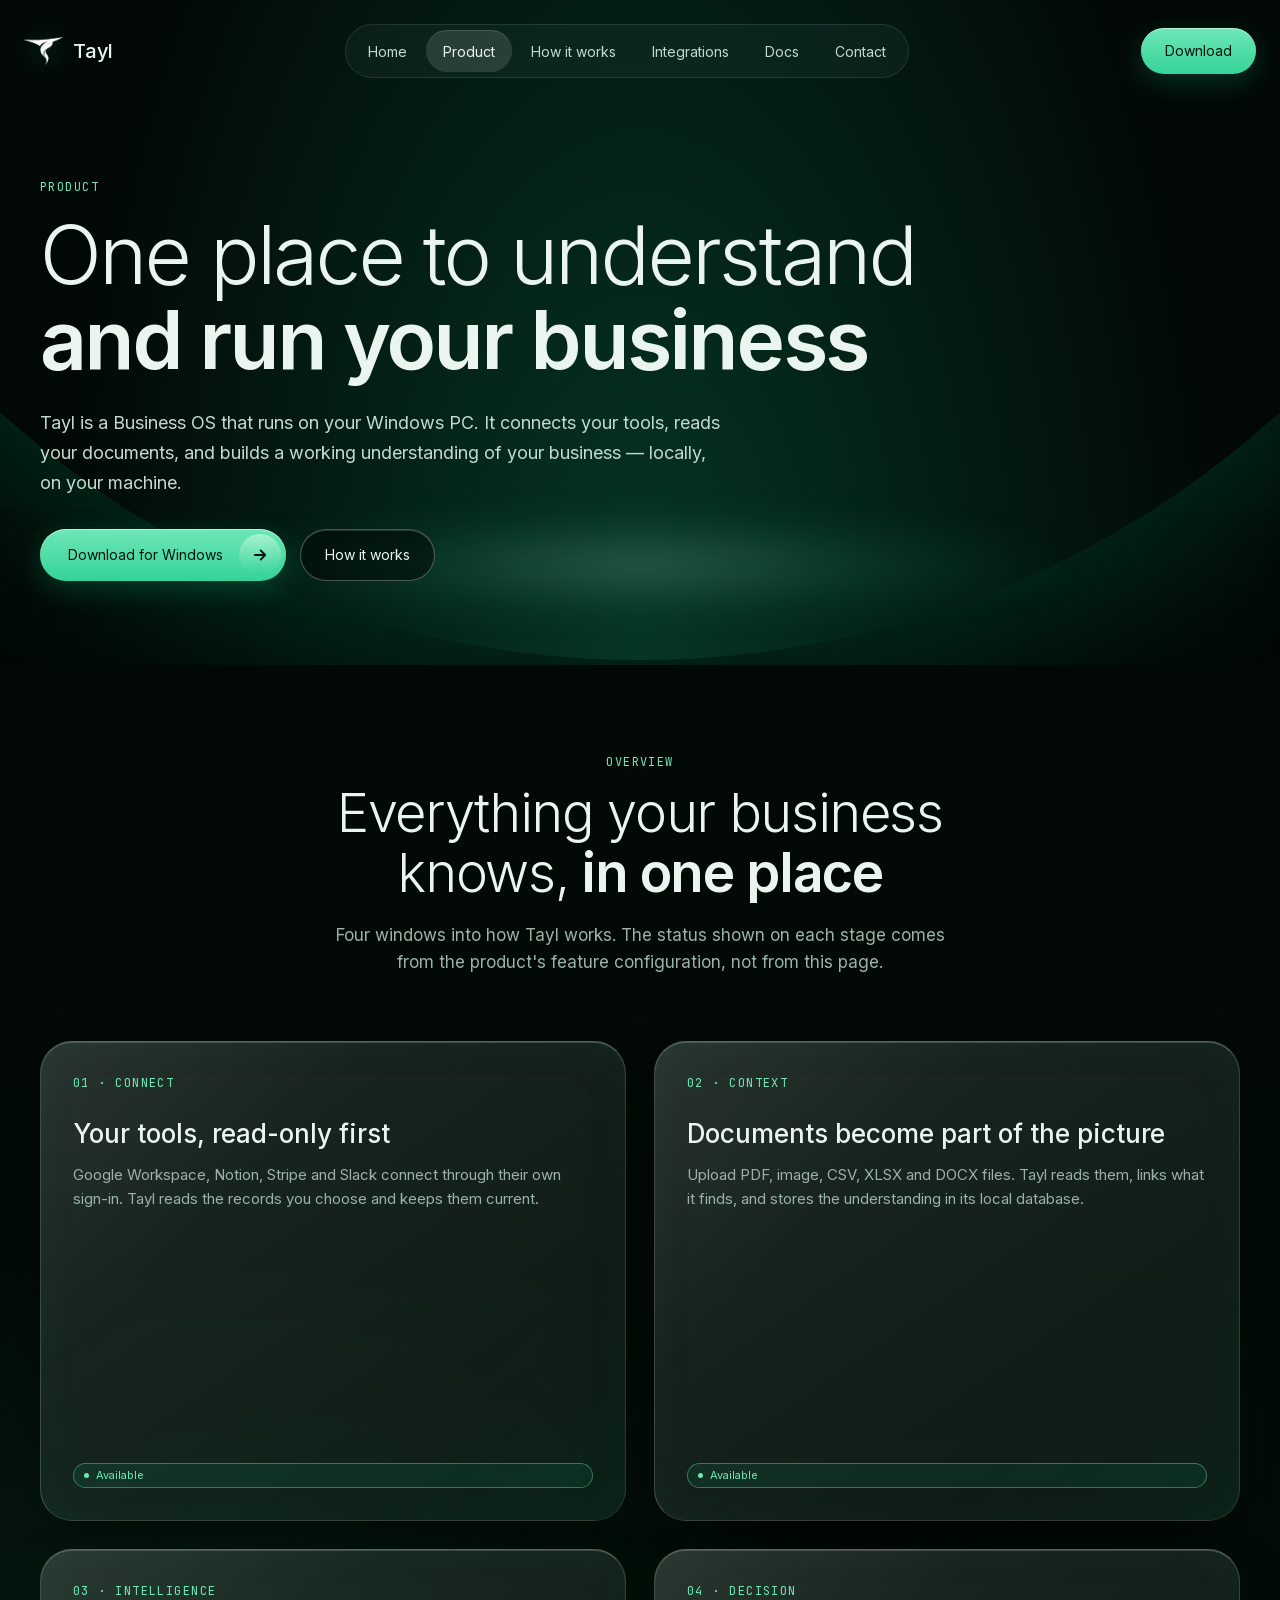
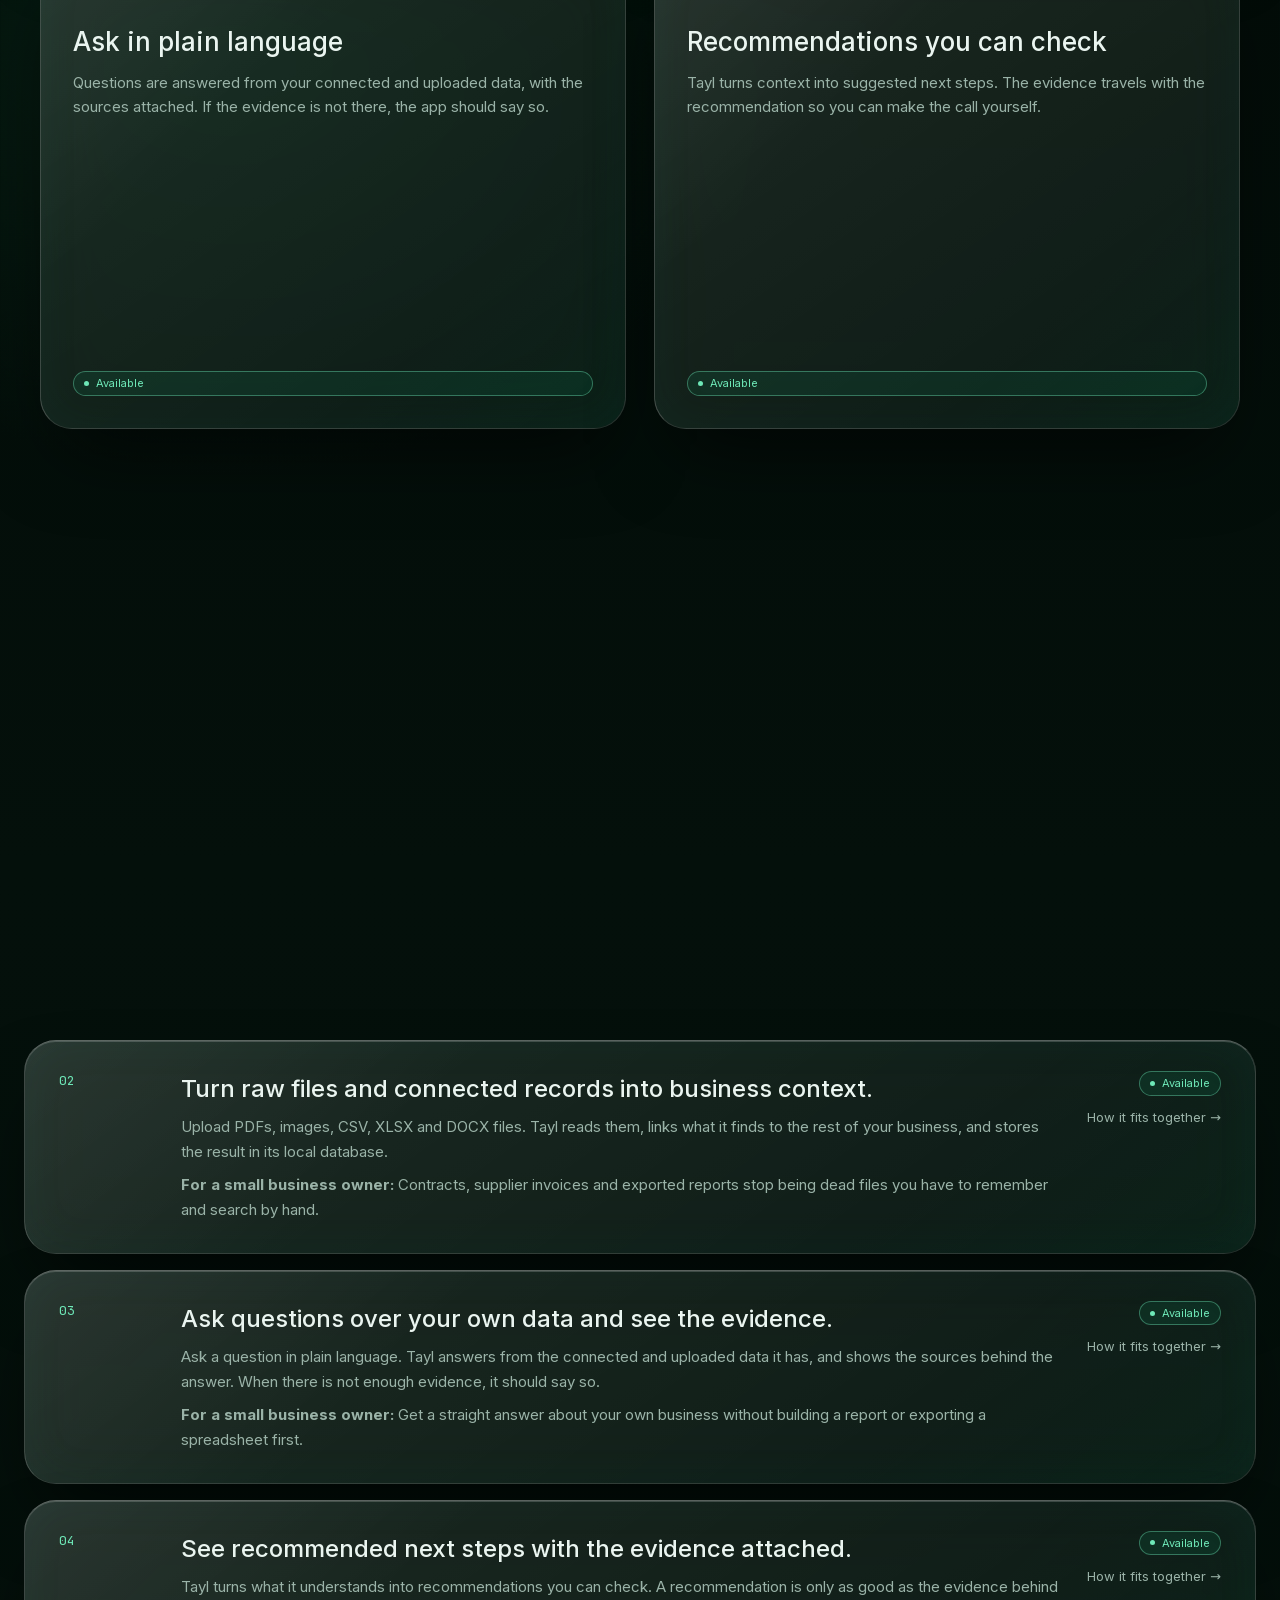
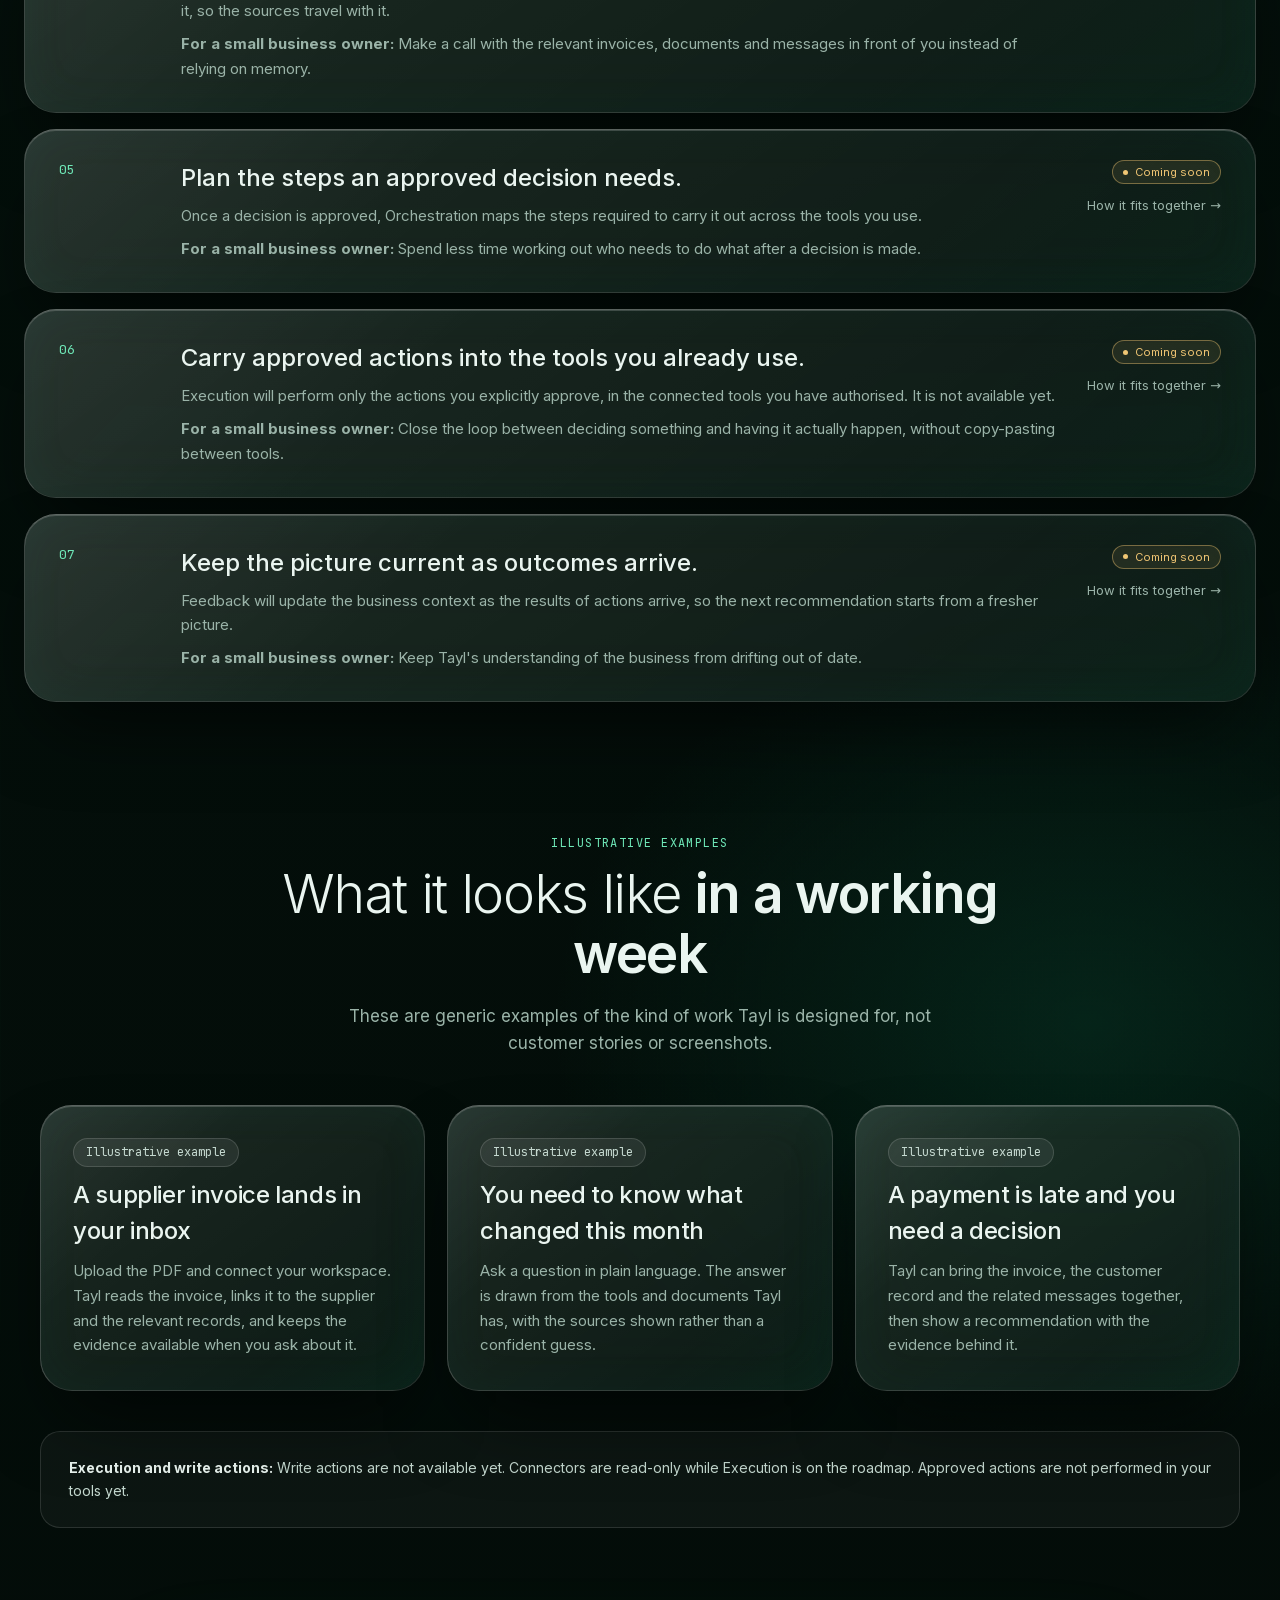
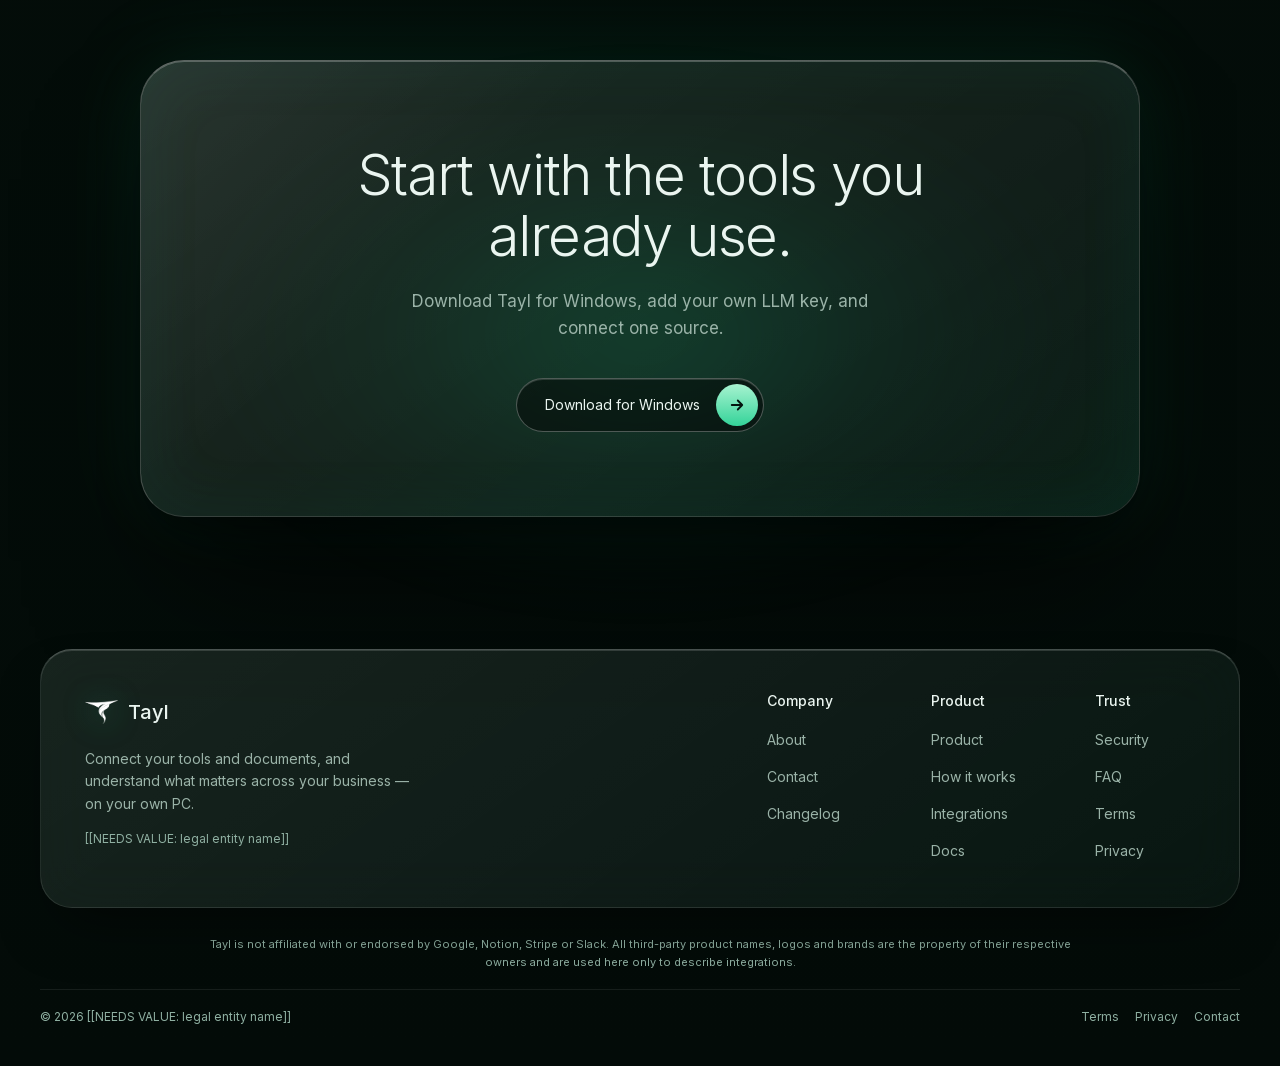
<file: product/index.html>
<!DOCTYPE html><html lang="en" class="_0bjUvq_variable yT9lVq_variable"><head><meta charSet="utf-8"/><meta name="viewport" content="width=device-width, initial-scale=1"/><link rel="preload" href="/_next/static/media/07c7676b89ed2778-s.p.2bn3s6zvc0dyp.woff2" as="font" crossorigin="" type="font/woff2"/><link rel="preload" href="/_next/static/media/53897e768d329f66-s.p.3t6q91iet4nsy.woff2" as="font" crossorigin="" type="font/woff2"/><link rel="preload" as="image" href="/tayl-logo-mark.png"/><link rel="stylesheet" href="/_next/static/chunks/3nd7hzq4lrant.css" data-precedence="next"/><link rel="preload" as="script" fetchPriority="low" href="/_next/static/chunks/2cy99g62ksls-.js"/><script src="/_next/static/chunks/2cjj6_kuijzr9.js" async=""></script><script src="/_next/static/chunks/38wna7vhf49b2.js" async=""></script><script src="/_next/static/chunks/442vfx08j-nf1.js" async=""></script><script src="/_next/static/chunks/turbopack-3-ry682tkyiqk.js" async=""></script><script src="/_next/static/chunks/1bi7x5td0u_f3.js" async=""></script><script src="/_next/static/chunks/0p9oeq57evo_q.js" async=""></script><script src="/_next/static/chunks/3k7w5_gj_jhl8.js" async=""></script><script src="/_next/static/chunks/24fjku2dnxh0z.js" async=""></script><script src="/_next/static/chunks/0hwg6fxjcio99.js" async=""></script><script src="/_next/static/chunks/1b41gz3xdmkzc.js" async=""></script><meta name="theme-color" content="#010503"/><meta name="color-scheme" content="dark"/><title>Product — Tayl</title><meta name="description" content="Tayl connects the tools and documents a small business already uses, turns them into local business context, and answers questions with evidence."/><meta name="application-name" content="Tayl"/><link rel="canonical" href="https://www.tayl.in/product/"/><meta property="og:title" content="Product"/><meta property="og:description" content="Tayl connects the tools and documents a small business already uses, turns them into local business context, and answers questions with evidence."/><meta property="og:url" content="https://www.tayl.in/product/"/><meta property="og:site_name" content="Tayl"/><meta property="og:locale" content="en_GB"/><meta property="og:image" content="https://www.tayl.in/og.png"/><meta property="og:image:width" content="1200"/><meta property="og:image:height" content="630"/><meta property="og:image:alt" content="Product — Tayl"/><meta property="og:type" content="website"/><meta name="twitter:card" content="summary_large_image"/><meta name="twitter:title" content="Product"/><meta name="twitter:description" content="Tayl connects the tools and documents a small business already uses, turns them into local business context, and answers questions with evidence."/><meta name="twitter:image" content="https://www.tayl.in/og.png"/><link rel="icon" href="/favicon.ico?favicon.13a0b25-iipy6.ico" sizes="48x48" type="image/x-icon"/><link rel="icon" href="/icon.png?icon.047p-jxouo-me.png" sizes="512x512" type="image/png"/><link rel="apple-touch-icon" href="/apple-icon.png?apple-icon.252szw-sd3a4i.png" sizes="180x180" type="image/png"/><meta name="next-size-adjust" content=""/><meta name="referrer" content="strict-origin-when-cross-origin"/><script src="/_next/static/chunks/0cz1d0mv5g_q7.js" noModule=""></script></head><body><div hidden=""><!--$--><!--/$--></div><a href="#main" class="skip-link">Skip to content</a><header class="site-header"><div class="nav-shell"><a class="nav-brand focus-ring" aria-label="Tayl home" href="/"><img alt="" aria-hidden="true" width="42" height="30" decoding="async" data-nimg="1" class="site-logo" style="color:transparent" src="/tayl-logo-mark.png"/><span>Tayl</span></a><nav class="nav-links" aria-label="Primary"><a class="nav-link focus-ring " href="/">Home</a><a class="nav-link focus-ring is-current" aria-current="page" href="/product/">Product</a><a class="nav-link focus-ring " href="/how-it-works/">How it works</a><a class="nav-link focus-ring " href="/integrations/">Integrations</a><a class="nav-link focus-ring " href="/docs/">Docs</a><a class="nav-link focus-ring " href="/contact/">Contact</a></nav><div class="nav-actions"><a class="pill-button pill-button--solid focus-ring  nav-download focus-ring" href="https://www.mediafire.com/file/8qnl97zwieaw5ee/Tayl_Setup_0.0.0.exe/file"><span>Download</span></a><button type="button" class="menu-toggle focus-ring" aria-expanded="false" aria-controls="mobile-navigation"><span class="sr-only">Open menu</span><span class="menu-icon " aria-hidden="true"><span></span><span></span></span></button></div></div><div id="mobile-navigation" class="mobile-panel" hidden="" aria-label="Mobile navigation"><nav aria-label="Mobile primary"><a class="mobile-link focus-ring " href="/">Home</a><a class="mobile-link focus-ring is-current" aria-current="page" href="/product/">Product</a><a class="mobile-link focus-ring " href="/how-it-works/">How it works</a><a class="mobile-link focus-ring " href="/integrations/">Integrations</a><a class="mobile-link focus-ring " href="/docs/">Docs</a><a class="mobile-link focus-ring " href="/contact/">Contact</a><a class="pill-button pill-button--solid focus-ring  mobile-download" href="/download/"><span>Download for Windows</span></a></nav></div></header><main id="main"><header class="page-hero"><div class="page-hero__sphere" aria-hidden="true"></div><div class="page-hero__flare" aria-hidden="true"></div><div class="container page-hero__inner"><p class="eyebrow">Product</p><h1>One place to understand <strong>and run your business</strong></h1><div class="page-hero__description">Tayl is a Business OS that runs on your Windows PC. It connects your tools, reads your documents, and builds a working understanding of your business — locally, on your machine.</div><div class="page-hero__actions"><a class="pill-button pill-button--solid focus-ring pill-button--arrow" href="https://www.mediafire.com/file/8qnl97zwieaw5ee/Tayl_Setup_0.0.0.exe/file"><span>Download for Windows</span><span class="arrow-circle" aria-hidden="true"><svg width="18" height="18" viewBox="0 0 24 24" fill="none" stroke="currentColor" stroke-width="2.4" stroke-linecap="round" stroke-linejoin="round"><path d="M5 12h14M13 6l6 6-6 6"></path></svg></span></a><a class="pill-button pill-button--dark focus-ring" href="/how-it-works/"><span>How it works</span></a></div></div></header><section class="section section--tight"><div class="container"><div class="reveal"><div class="section-heading section-heading--center"><p class="eyebrow">Overview</p><h2>Everything your business knows, <strong>in one place</strong></h2><p class="section-heading__description">Four windows into how Tayl works. The status shown on each stage comes from the product&#x27;s feature configuration, not from this page.</p></div></div><div class="bento-grid"><div class="reveal"><div class="glass-window glass-window--default bento-card"><div class="eyebrow">01<!-- --> · <!-- -->Connect</div><h2 style="margin:10px 0 0;font-size:26px;font-weight:500">Your tools, read-only first</h2><p>Google Workspace, Notion, Stripe and Slack connect through their own sign-in. Tayl reads the records you choose and keeps them current.</p><span class="status-badge status-badge--available" data-status="available"><span class="status-dot" aria-hidden="true"></span>Available</span></div></div><div class="reveal" style="transition-delay:70ms"><div class="glass-window glass-window--default bento-card"><div class="eyebrow">02<!-- --> · <!-- -->Context</div><h2 style="margin:10px 0 0;font-size:26px;font-weight:500">Documents become part of the picture</h2><p>Upload PDF, image, CSV, XLSX and DOCX files. Tayl reads them, links what it finds, and stores the understanding in its local database.</p><span class="status-badge status-badge--available" data-status="available"><span class="status-dot" aria-hidden="true"></span>Available</span></div></div><div class="reveal" style="transition-delay:140ms"><div class="glass-window glass-window--default bento-card"><div class="eyebrow">03<!-- --> · <!-- -->Intelligence</div><h2 style="margin:10px 0 0;font-size:26px;font-weight:500">Ask in plain language</h2><p>Questions are answered from your connected and uploaded data, with the sources attached. If the evidence is not there, the app should say so.</p><span class="status-badge status-badge--available" data-status="available"><span class="status-dot" aria-hidden="true"></span>Available</span></div></div><div class="reveal" style="transition-delay:210ms"><div class="glass-window glass-window--default bento-card"><div class="eyebrow">04<!-- --> · <!-- -->Decision</div><h2 style="margin:10px 0 0;font-size:26px;font-weight:500">Recommendations you can check</h2><p>Tayl turns context into suggested next steps. The evidence travels with the recommendation so you can make the call yourself.</p><span class="status-badge status-badge--available" data-status="available"><span class="status-dot" aria-hidden="true"></span>Available</span></div></div></div></div></section><section class="section"><div class="container container--wide"><div class="reveal"><div class="section-heading section-heading--center"><p class="eyebrow">Pipeline</p><h2>From a connected tool <strong>to a decision you can defend</strong></h2><p class="section-heading__description">Each stage does a specific job. Some are available today; others are explicitly marked as coming soon.</p></div></div><div class="stage-list"><div class="reveal"><div class="glass-window glass-window--default stage-card"><div class="stage-card__number">01</div><div><h2>Link the tools where your business already keeps its work.</h2><p>Connect Google Workspace, Notion, Stripe and Slack through their own sign-in flows. Tayl reads the records you choose and keeps them current. Connectors start read-only.</p><p class="stage-card__owner"><strong>For a small business owner:</strong> <!-- -->Stop tab-hopping between email, documents, invoices and chat just to work out what changed.</p></div><div class="stage-card__side"><span class="status-badge status-badge--available" data-status="available"><span class="status-dot" aria-hidden="true"></span>Available</span><a class="small muted" href="/how-it-works/">How it fits together →</a></div></div></div><div class="reveal"><div class="glass-window glass-window--default stage-card"><div class="stage-card__number">02</div><div><h2>Turn raw files and connected records into business context.</h2><p>Upload PDFs, images, CSV, XLSX and DOCX files. Tayl reads them, links what it finds to the rest of your business, and stores the result in its local database.</p><p class="stage-card__owner"><strong>For a small business owner:</strong> <!-- -->Contracts, supplier invoices and exported reports stop being dead files you have to remember and search by hand.</p></div><div class="stage-card__side"><span class="status-badge status-badge--available" data-status="available"><span class="status-dot" aria-hidden="true"></span>Available</span><a class="small muted" href="/how-it-works/">How it fits together →</a></div></div></div><div class="reveal"><div class="glass-window glass-window--default stage-card"><div class="stage-card__number">03</div><div><h2>Ask questions over your own data and see the evidence.</h2><p>Ask a question in plain language. Tayl answers from the connected and uploaded data it has, and shows the sources behind the answer. When there is not enough evidence, it should say so.</p><p class="stage-card__owner"><strong>For a small business owner:</strong> <!-- -->Get a straight answer about your own business without building a report or exporting a spreadsheet first.</p></div><div class="stage-card__side"><span class="status-badge status-badge--available" data-status="available"><span class="status-dot" aria-hidden="true"></span>Available</span><a class="small muted" href="/how-it-works/">How it fits together →</a></div></div></div><div class="reveal"><div class="glass-window glass-window--default stage-card"><div class="stage-card__number">04</div><div><h2>See recommended next steps with the evidence attached.</h2><p>Tayl turns what it understands into recommendations you can check. A recommendation is only as good as the evidence behind it, so the sources travel with it.</p><p class="stage-card__owner"><strong>For a small business owner:</strong> <!-- -->Make a call with the relevant invoices, documents and messages in front of you instead of relying on memory.</p></div><div class="stage-card__side"><span class="status-badge status-badge--available" data-status="available"><span class="status-dot" aria-hidden="true"></span>Available</span><a class="small muted" href="/how-it-works/">How it fits together →</a></div></div></div><div class="reveal"><div class="glass-window glass-window--default stage-card"><div class="stage-card__number">05</div><div><h2>Plan the steps an approved decision needs.</h2><p>Once a decision is approved, Orchestration maps the steps required to carry it out across the tools you use.</p><p class="stage-card__owner"><strong>For a small business owner:</strong> <!-- -->Spend less time working out who needs to do what after a decision is made.</p></div><div class="stage-card__side"><span class="status-badge status-badge--coming-soon" data-status="coming-soon"><span class="status-dot" aria-hidden="true"></span>Coming soon</span><a class="small muted" href="/how-it-works/">How it fits together →</a></div></div></div><div class="reveal"><div class="glass-window glass-window--default stage-card"><div class="stage-card__number">06</div><div><h2>Carry approved actions into the tools you already use.</h2><p>Execution will perform only the actions you explicitly approve, in the connected tools you have authorised. It is not available yet.</p><p class="stage-card__owner"><strong>For a small business owner:</strong> <!-- -->Close the loop between deciding something and having it actually happen, without copy-pasting between tools.</p></div><div class="stage-card__side"><span class="status-badge status-badge--coming-soon" data-status="coming-soon"><span class="status-dot" aria-hidden="true"></span>Coming soon</span><a class="small muted" href="/how-it-works/">How it fits together →</a></div></div></div><div class="reveal"><div class="glass-window glass-window--default stage-card"><div class="stage-card__number">07</div><div><h2>Keep the picture current as outcomes arrive.</h2><p>Feedback will update the business context as the results of actions arrive, so the next recommendation starts from a fresher picture.</p><p class="stage-card__owner"><strong>For a small business owner:</strong> <!-- -->Keep Tayl&#x27;s understanding of the business from drifting out of date.</p></div><div class="stage-card__side"><span class="status-badge status-badge--coming-soon" data-status="coming-soon"><span class="status-dot" aria-hidden="true"></span>Coming soon</span><a class="small muted" href="/how-it-works/">How it fits together →</a></div></div></div></div></div></section><section class="section"><div class="container"><div class="reveal"><div class="section-heading section-heading--center"><p class="eyebrow">Illustrative examples</p><h2>What it looks like <strong>in a working week</strong></h2><p class="section-heading__description">These are generic examples of the kind of work Tayl is designed for, not customer stories or screenshots.</p></div></div><div class="three-col"><div class="reveal"><div class="glass-window glass-window--default feature-card"><span class="chip chip--mono">Illustrative example</span><h3>A supplier invoice lands in your inbox</h3><p>Upload the PDF and connect your workspace. Tayl reads the invoice, links it to the supplier and the relevant records, and keeps the evidence available when you ask about it.</p></div></div><div class="reveal" style="transition-delay:80ms"><div class="glass-window glass-window--default feature-card"><span class="chip chip--mono">Illustrative example</span><h3>You need to know what changed this month</h3><p>Ask a question in plain language. The answer is drawn from the tools and documents Tayl has, with the sources shown rather than a confident guess.</p></div></div><div class="reveal" style="transition-delay:160ms"><div class="glass-window glass-window--default feature-card"><span class="chip chip--mono">Illustrative example</span><h3>A payment is late and you need a decision</h3><p>Tayl can bring the invoice, the customer record and the related messages together, then show a recommendation with the evidence behind it.</p></div></div></div><div class="reveal"><div class="notice notice--neutral"><strong>Execution and write actions:</strong> <!-- -->Write actions are not available yet. Connectors are read-only while Execution is on the roadmap.<!-- --> Approved actions are not performed in your tools yet.</div></div></div></section><section class="section"><div class="container final-section"><div class="cta-halo" aria-hidden="true"></div><div class="reveal"><div class="glass-window glass-window--default final-window"><h2>Start with the tools you already use.</h2><p>Download Tayl for Windows, add your own LLM key, and connect one source.</p><a class="pill-button pill-button--dark focus-ring pill-button--arrow final-cta" href="https://www.mediafire.com/file/8qnl97zwieaw5ee/Tayl_Setup_0.0.0.exe/file"><span>Download for Windows</span><span class="arrow-circle" aria-hidden="true"><svg width="18" height="18" viewBox="0 0 24 24" fill="none" stroke="currentColor" stroke-width="2.4" stroke-linecap="round" stroke-linejoin="round"><path d="M5 12h14M13 6l6 6-6 6"></path></svg></span></a></div></div></div></section></main><!--$--><!--/$--><footer class="site-footer"><div class="container"><div class="footer-window"><div class="footer-intro"><a class="nav-brand focus-ring" aria-label="Tayl home" href="/"><img alt="" aria-hidden="true" loading="lazy" width="45" height="32" decoding="async" data-nimg="1" class="site-logo" style="color:transparent" src="/tayl-logo-mark.png"/><span>Tayl</span></a><p>Connect your tools and documents, and understand what matters across your business — on your own PC.</p><p class="footer-company">[[NEEDS VALUE: legal entity name]]</p></div><div class="footer-columns"><div><strong>Company</strong><a class="focus-ring" href="/about/">About</a><a class="focus-ring" href="/contact/">Contact</a><a class="focus-ring" href="/changelog/">Changelog</a></div><div><strong>Product</strong><a class="focus-ring" href="/product/">Product</a><a class="focus-ring" href="/how-it-works/">How it works</a><a class="focus-ring" href="/integrations/">Integrations</a><a class="focus-ring" href="/docs/">Docs</a></div><div><strong>Trust</strong><a class="focus-ring" href="/security/">Security</a><a class="focus-ring" href="/faq/">FAQ</a><a class="focus-ring" href="/terms/">Terms</a><a class="focus-ring" href="/privacy/">Privacy</a></div></div></div><div class="footer-meta"><p class="footer-disclaimer">Tayl is not affiliated with or endorsed by Google, Notion, Stripe or Slack. All third-party product names, logos and brands are the property of their respective owners and are used here only to describe integrations.</p><div class="footer-meta-row"><p>© <!-- -->2026<!-- --> <!-- -->[[NEEDS VALUE: legal entity name]]</p><div class="footer-small-links"><a class="focus-ring" href="/terms/">Terms</a><a class="focus-ring" href="/privacy/">Privacy</a><a class="focus-ring" href="/contact/">Contact</a></div></div></div></div></footer><noscript><style>.reveal{opacity:1 !important;transform:none !important}</style></noscript><script id="_R_">(globalThis["TURBOPACK"] || (globalThis["TURBOPACK"] = [])).push({"otherChunks":["static/chunks/2cy99g62ksls-.js","static/chunks/2cjj6_kuijzr9.js","static/chunks/38wna7vhf49b2.js","static/chunks/442vfx08j-nf1.js"],"runtimeModuleIds":[94814]});</script><script src="/_next/static/chunks/2cy99g62ksls-.js" async=""></script><script>(self.__next_f=self.__next_f||[]).push([0])</script><script>self.__next_f.push([1,"1:\"$Sreact.fragment\"\n2:\"/_next/static/chunks/1bi7x5td0u_f3.js\"\n3:\"/_next/static/chunks/0p9oeq57evo_q.js\"\n4:I[19250,[\"$2\",\"$3\"],\"SiteHeader\"]\n5:I[73946,[\"$2\",\"$3\"],\"default\"]\n6:\"/_next/static/chunks/3k7w5_gj_jhl8.js\"\n7:I[836,[\"$2\",\"$3\",\"$6\"],\"default\"]\n8:I[45514,[\"$2\",\"$3\"],\"default\"]\n9:\"/_next/static/chunks/24fjku2dnxh0z.js\"\na:I[29993,[\"$2\",\"$3\",\"$9\"],\"Orb\"]\nb:\"/_next/static/chunks/0hwg6fxjcio99.js\"\nc:I[42367,[\"$2\",\"$3\",\"$b\"],\"\"]\nd:I[6353,[\"$2\",\"$3\"],\"Image\"]\n17:\"/_next/static/chunks/1b41gz3xdmkzc.js\"\n18:I[66083,[\"$2\",\"$3\",\"$17\"],\"default\"]\n:HL[\"/_next/static/chunks/3nd7hzq4lrant.css\",\"style\"]\n:HL[\"/_next/static/media/07c7676b89ed2778-s.p.2bn3s6zvc0dyp.woff2\",\"font\",{\"crossOrigin\":\"\",\"type\":\"font/woff2\"}]\n:HL[\"/_next/static/media/53897e768d329f66-s.p.3t6q91iet4nsy.woff2\",\"font\",{\"crossOrigin\":\"\",\"type\":\"font/woff2\"}]\n13:X\n14:[[\"children\",{\"s\":\"__PAGE__\",\"h\":512,\"d\":{\"r\":\"$L15\",\"p\":false,\"v\":null}}]]\n11:[[\"children\",{\"s\":\"product\",\"h\":512,\"d\":{\"r\":\"$L12\",\"p\":false,\"v\":\"$13\"},\"c\":\"$Q14\"}]]\n0:{\"P\":null,\"c\":[\"\",\"product\",\"\"],\"q\":\"\",\"i\":false,\"t\":{\"t\":{\"s\":\"\",\"h\":528,\"d\":{\"r\":[\"$\",\"$1\",\"c\",{\"children\":[[[\"$\",\"link\",\"0\",{\"rel\":\"stylesheet\",\"href\":\"/_next/static/chunks/3nd7hzq4lrant.css\",\"precedence\":\"next\",\"crossOrigin\":\"$undefined\",\"nonce\":\"$undefined\"}],[\"$\",\"script\",\"script-0\",{\"src\":\"/_next/static/chunks/1bi7x5td0u_f3.js\",\"async\":true,\"nonce\":\"$undefined\"}],[\"$\",\"script\",\"script-1\",{\"src\":\"/_next/static/chunks/0p9oeq57evo_q.js\",\"async\":true,\"nonce\":\"$undefined\"}]],[\"$\",\"html\",null,{\"lang\":\"en\",\"className\":\"_0bjUvq_variable yT9lVq_variable\",\"children\":[\"$\",\"body\",null,{\"children\":[[\"$\",\"a\",null,{\"href\":\"#main\",\"className\":\"skip-link\",\"children\":\"Skip to content\"}],[\"$\",\"$L4\",null,{}],[\"$\",\"$L5\",null,{\"parallelRouterKey\":\"children\",\"error\":\"$7\",\"errorStyles\":[],\"errorScripts\":[[\"$\",\"script\",\"script-0\",{\"src\":\"/_next/static/chunks/3k7w5_gj_jhl8.js\",\"async\":true,\"nonce\":\"$undefined\"}]],\"template\":[\"$\",\"$L8\",null,{}],\"templateStyles\":\"$undefined\",\"templateScripts\":\"$undefined\",\"notFound\":[[\"$\",\"main\",null,{\"id\":\"main\",\"children\":[\"$\",\"section\",null,{\"className\":\"error-page\",\"children\":[[\"$\",\"div\",null,{\"className\":\"error-page__glow\",\"aria-hidden\":\"true\"}],[\"$\",\"div\",null,{\"className\":\"container\",\"children\":[[\"$\",\"div\",null,{\"className\":\"error-orb\",\"children\":[\"$\",\"$La\",null,{\"state\":\"searching\",\"size\":\"lg\",\"paused\":false,\"label\":\"Searching for the page\",\"decorative\":false}]}],[\"$\",\"p\",null,{\"className\":\"eyebrow\",\"children\":\"404\"}],[\"$\",\"h1\",null,{\"children\":\"This page is not here.\"}],[\"$\",\"p\",null,{\"children\":\"The link may be old, mistyped or pointing at something that has not been published yet. The home page and the documentation are good places to pick the thread back up.\"}],[\"$\",\"div\",null,{\"className\":\"error-page__actions\",\"children\":[[\"$\",\"$Lc\",null,{\"className\":\"pill-button pill-button--solid focus-ring pill-button--arrow\",\"href\":\"/\",\"children\":[[\"$\",\"span\",null,{\"children\":\"Back to home\"}],[\"$\",\"span\",null,{\"className\":\"arrow-circle\",\"aria-hidden\":\"true\",\"children\":[\"$\",\"svg\",null,{\"width\":\"18\",\"height\":\"18\",\"viewBox\":\"0 0 24 24\",\"fill\":\"none\",\"stroke\":\"currentColor\",\"strokeWidth\":\"2.4\",\"strokeLinecap\":\"round\",\"strokeLinejoin\":\"round\",\"children\":[\"$\",\"path\",null,{\"d\":\"M5 12h14M13 6l6 6-6 6\"}]}]}]]}],[\"$\",\"$Lc\",null,{\"className\":\"pill-button pill-button--dark focus-ring\",\"href\":\"/docs\",\"children\":[[\"$\",\"span\",null,{\"children\":\"Read the docs\"}],null]}]]}],[\"$\",\"p\",null,{\"className\":\"small muted\",\"style\":{\"marginTop\":22},\"children\":[\"Looking for the download? \",[\"$\",\"$Lc\",null,{\"href\":\"/download\",\"children\":\"Get Tayl for Windows\"}],\".\"]}]]}]]}]}],[]],\"forbidden\":\"$undefined\",\"unauthorized\":\"$undefined\"}],[\"$\",\"footer\",null,{\"className\":\"site-footer\",\"children\":[\"$\",\"div\",null,{\"className\":\"container\",\"children\":[[\"$\",\"div\",null,{\"className\":\"footer-window\",\"children\":[[\"$\",\"div\",null,{\"className\":\"footer-intro\",\"children\":[[\"$\",\"$Lc\",null,{\"href\":\"/\",\"className\":\"nav-brand focus-ring\",\"aria-label\":\"Tayl home\",\"children\":[[\"$\",\"$Ld\",null,{\"src\":\"/tayl-logo-mark.png\",\"alt\":\"\",\"aria-hidden\":\"true\",\"width\":45,\"height\":32,\"priority\":false,\"className\":\"site-logo\",\"sizes\":\"45px\"}],[\"$\",\"span\",null,{\"children\":\"Tayl\"}]]}],[\"$\",\"p\",null,{\"children\":\"Connect your tools and documents, and understand what matters across your business — on your own PC.\"}],[\"$\",\"p\",null,{\"className\":\"footer-company\",\"children\":[\"[[NEEDS VALUE: legal entity name]]\",null]}]]}],[\"$\",\"div\",null,{\"className\":\"footer-columns\",\"children\":[[\"$\",\"div\",\"Company\",{\"children\":[[\"$\",\"strong\",null,{\"children\":\"Company\"}],[[\"$\",\"$Lc\",\"/about\",{\"href\":\"/about\",\"className\":\"focus-ring\",\"children\":\"About\"}],[\"$\",\"$Lc\",\"/contact\",{\"href\":\"/contact\",\"className\":\"focus-ring\",\"children\":\"Contact\"}],[\"$\",\"$Lc\",\"/changelog\",{\"href\":\"/changelog\",\"className\":\"focus-ring\",\"children\":\"Changelog\"}]]]}],[\"$\",\"div\",\"Product\",{\"children\":[[\"$\",\"strong\",null,{\"children\":\"Product\"}],[[\"$\",\"$Lc\",\"/product\",{\"href\":\"/product\",\"className\":\"focus-ring\",\"children\":\"Product\"}],[\"$\",\"$Lc\",\"/how-it-works\",{\"href\":\"/how-it-works\",\"className\":\"focus-ring\",\"children\":\"How it works\"}],[\"$\",\"$Lc\",\"/integrations\",{\"href\":\"/integrations\",\"className\":\"focus-ring\",\"children\":\"Integrations\"}],[\"$\",\"$Lc\",\"/docs\",{\"href\":\"/docs\",\"className\":\"focus-ring\",\"children\":\"Docs\"}]]]}],[\"$\",\"div\",\"Trust\",{\"children\":[[\"$\",\"strong\",null,{\"children\":\"Trust\"}],[[\"$\",\"$Lc\",\"/security\",{\"href\":\"/security\",\"className\":\"focus-ring\",\"children\":\"Security\"}],[\"$\",\"$Lc\",\"/faq\",{\"href\":\"/faq\",\"className\":\"focus-ring\",\"children\":\"FAQ\"}],[\"$\",\"$Lc\",\"/terms\",{\"href\":\"/terms\",\"className\":\"focus-ring\",\"children\":\"Terms\"}],[\"$\",\"$Lc\",\"/privacy\",{\"href\":\"/privacy\",\"className\":\"focus-ring\",\"children\":\"Privacy\"}]]]}]]}]]}],[\"$\",\"div\",null,{\"className\":\"footer-meta\",\"children\":[[\"$\",\"p\",null,{\"className\":\"footer-disclaimer\",\"children\":\"Tayl is not affiliated with or endorsed by Google, Notion, Stripe or Slack. All third-party product names, logos and brands are the property of their respective owners and are used here only to describe integrations.\"}],\"$Le\"]}]]}]}],\"$Lf\",\"$L10\",null]}]}]]}],\"p\":false,\"v\":null},\"c\":\"$Q11\"},\"h\":{\"r\":\"$L16\",\"p\":false,\"v\":null}},\"m\":\"$undefined\",\"G\":[\"$18\",[\"$L19\"]],\"S\":true,\"r\":\"$undefined\",\"s\":\"$undefined\",\"a\":\"$undefined\",\"l\":\"$undefined\",\"p\":\"$undefined\",\"d\":\"$undefined\",\"b\":\"a4uO-B8TLqkMVQFPsuDyP\"}\n1b:I[47031,[\"$2\",\"$3\",\"$b\"],\"Reveal\"]\n22:\"ViewportBoundary\"\n23:I[247,[\"$2\",\"$3\"],\"$22\"]\n25:\"MetadataBoundary\"\n26:I[247,[\"$2\",\"$3\"],\"$25\"]\n27:\"$Sreact.suspense\"\ne:[\"$\",\"div\",null,{\"className\":\"footer-meta-row\",\"children\":[[\"$\",\"p\",null,{\"children\":[\"© \",2026,\" \",\"[[NEEDS VALUE: legal entity name]]\"]}],[\"$\",\"div\",null,{\"className\":\"footer-small-links\",\"children\":[[\"$\",\"$Lc\",null,{\"href\":\"/terms\",\"className\":\"focus-ring\",\"children\":\"Terms\"}],[\"$\",\"$Lc\",null,{\"href\":\"/privacy\",\"className\":\"focus-ring\",\"children\":\"Privacy\"}],[\"$\",\"$Lc\",null,{\"href\":\"/contact\",\"className\":\"focus-ring\",\"children\":\"Contact\"}],[]]}]]}]\n1a:[\"$\",\"style\",null,{\"children\":\".reveal{opacity:1 !important;transform:none !important}\"}]\nf:[\"$\",\"noscript\",null,{\"children\":\"$1a\"}]\n10:[\"$\",\"meta\",null,{\"name\":\"referrer\",\"content\":\"strict-origin-when-cross-origin\"}]\n12:[\"$\",\"$1\",\"c\",{\"children\":[null,[\"$\",\"$L5\",null,{\"parallelRouterKey\":\"children\",\"error\":\"$undefined\",\"errorStyles\":\"$undefined\",\"errorScripts\":\"$undefined\",\"template\":[\"$\",\"$L8\",null,{}],\"templateStyles\":\"$undefined\",\"templateScripts\":\"$undefined\",\"notFound\":\"$undefined\",\"forbidden\":\"$undefined\",\"unauthorized\":\"$undefined\"}]]}]\n15:[\"$\",\"$1\",\"c\",{\"children\":[[\"$\",\"main\",null,{\"id\":\"main\",\"children\":[[\"$\",\"header\",null,{\"className\":\"page-hero\",\"children\":[[\"$\",\"div\",null,{\"className\":\"page-hero__sphere\",\"aria-hidden\":\"true\"}],[\"$\",\"div\",null,{\"className\":\"page-hero__flare\",\"aria-hidden\":\"true\"}],[\"$\",\"div\",null,{\"className\":\"container page-hero__inner\",\"children\":[[\"$\",\"p\",null,{\"className\":\"eyebrow\",\"children\":\"Product\"}],[\"$\",\"h1\",null,{\"children\":[\"One place to understand \",[\"$\",\"strong\",null,{\"children\":\"and run your business\"}]]}],[\"$\",\"div\",null,{\"className\":\"page-hero__description\",\"children\":\"Tayl is a Business OS that runs on your Windows PC. It connects your tools, reads your documents, and builds a working understanding of your business — locally, on your machine.\"}],[\"$\",\"div\",null,{\"className\":\"page-hero__actions\",\"children\":[[\"$\",\"a\",null,{\"className\":\"pill-button pill-button--solid focus-ring pill-button--arrow\",\"href\":\"https://www.mediafire.com/file/8qnl97zwieaw5ee/Tayl_Setup_0.0.0.exe/file\",\"children\":[[\"$\",\"span\",null,{\"children\":\"Download for Windows\"}],[\"$\",\"span\",null,{\"className\":\"arrow-circle\",\"aria-hidden\":\"true\",\"children\":[\"$\",\"svg\",null,{\"width\":\"18\",\"height\":\"18\",\"viewBox\":\"0 0 24 24\",\"fill\":\"none\",\"stroke\":\"currentColor\",\"strokeWidth\":\"2.4\",\"strokeLinecap\":\"round\",\"strokeLinejoin\":\"round\",\"children\":[\"$\",\"path\",null,{\"d\":\"M5 12h14M13 6l6 6-6 6\"}]}]}]]}],[\"$\",\"$Lc\",null,{\"className\":\"pill-button pill-button--dark focus-ring\",\"href\":\"/how-it-works\",\"children\":[[\"$\",\"span\",null,{\"children\":\"How it works\"}],null]}]]}],\"$undefined\"]}]]}],[\"$\",\"section\",null,{\"className\":\"section section--tight\",\"children\":[\"$\",\"div\",null,{\"className\":\"container\",\"children\":[[\"$\",\"$L1b\",null,{\"children\":[\"$\",\"div\",null,{\"className\":\"section-heading section-heading--center\",\"children\":[[\"$\",\"p\",null,{\"className\":\"eyebrow\",\"children\":\"Overview\"}],[\"$\",\"h2\",null,{\"children\":[\"Everything your business knows, \",[\"$\",\"strong\",null,{\"children\":\"in one place\"}]]}],[\"$\",\"p\",null,{\"className\":\"section-heading__description\",\"children\":\"Four windows into how Tayl works. The status shown on each stage comes from the product's feature configuration, not from this page.\"}]]}]}],[\"$\",\"div\",null,{\"className\":\"bento-grid\",\"children\":[[\"$\",\"$L1b\",\"Your tools, read-only first\",{\"delay\":0,\"children\":[\"$\",\"div\",null,{\"className\":\"glass-window glass-window--default bento-card\",\"children\":[[\"$\",\"div\",null,{\"className\":\"eyebrow\",\"children\":[\"01\",\" · \",\"Connect\"]}],[\"$\",\"h2\",null,{\"style\":{\"margin\":\"10px 0 0\",\"fontSize\":26,\"fontWeight\":500},\"children\":\"Your tools, read-only first\"}],[\"$\",\"p\",null,{\"children\":\"Google Workspace, Notion, Stripe and Slack connect through their own sign-in. Tayl reads the records you choose and keeps them current.\"}],[\"$\",\"span\",null,{\"className\":\"status-badge status-badge--available\",\"data-status\":\"available\",\"children\":[[\"$\",\"span\",null,{\"className\":\"status-dot\",\"aria-hidden\":\"true\"}],\"Available\"]}]]}]}],[\"$\",\"$L1b\",\"Documents become part of the picture\",{\"delay\":70,\"children\":[\"$\",\"div\",null,{\"className\":\"glass-window glass-window--default bento-card\",\"children\":[[\"$\",\"div\",null,{\"className\":\"eyebrow\",\"children\":[\"02\",\" · \",\"Context\"]}],[\"$\",\"h2\",null,{\"style\":{\"margin\":\"10px 0 0\",\"fontSize\":26,\"fontWeight\":500},\"children\":\"Documents become part of the picture\"}],[\"$\",\"p\",null,{\"children\":\"Upload PDF, image, CSV, XLSX and DOCX files. Tayl reads them, links what it finds, and stores the understanding in its local database.\"}],[\"$\",\"span\",null,{\"className\":\"status-badge status-badge--available\",\"data-status\":\"available\",\"children\":[[\"$\",\"span\",null,{\"className\":\"status-dot\",\"aria-hidden\":\"true\"}],\"Available\"]}]]}]}],[\"$\",\"$L1b\",\"Ask in plain language\",{\"delay\":140,\"children\":[\"$\",\"div\",null,{\"className\":\"glass-window glass-window--default bento-card\",\"children\":[[\"$\",\"div\",null,{\"className\":\"eyebrow\",\"children\":[\"03\",\" · \",\"Intelligence\"]}],[\"$\",\"h2\",null,{\"style\":{\"margin\":\"10px 0 0\",\"fontSize\":26,\"fontWeight\":500},\"children\":\"Ask in plain language\"}],[\"$\",\"p\",null,{\"children\":\"Questions are answered from your connected and uploaded data, with the sources attached. If the evidence is not there, the app should say so.\"}],[\"$\",\"span\",null,{\"className\":\"status-badge status-badge--available\",\"data-status\":\"available\",\"children\":[[\"$\",\"span\",null,{\"className\":\"status-dot\",\"aria-hidden\":\"true\"}],\"Available\"]}]]}]}],\"$L1c\"]}]]}]}],\"$L1d\",\"$L1e\",\"$L1f\"]}],[\"$L20\"],\"$L21\"]}]\n16:[\"$\",\"$1\",\"h\",{\"children\":[null,[\"$\",\"$L23\",null,{\"children\":\"$L24\"}],[\"$\",\"$L26\",null,{\"children\":[[\"$\",\"div\",null,{\"hidden\":true,\"children\":[\"$\",\"$27\",null,{\"name\":\"Next.Metadata\",\"children\":\"$L28\"}]}],null]}],[\"$\",\"meta\",null,{\"name\":\"next-size-adjust\",\"content\":\"\"}]]}]\n19:[\"$\",\"link\",\"0\",{\"rel\":\"stylesheet\",\"href\":\"/_next/static/chunks/3nd7hzq4lrant.css\",\"precedence\":\"next\",\"crossOrigin\":\"$undefined\",\"nonce\":\"$undefined\"}]\n2f:I[247,[\"$2\",\"$3\"],\"OutletBoundary\"]\n13:C\n1c:[\"$\",\"$L1b\",\"Recommendations you can check\",{\"delay\":210,\"children\":[\"$\",\"div\",null,{\"className\":\"glass-window glass-window--default bento-card\",\"children\":[[\"$\",\"div\",null,{\"className\":\"eyebrow\",\"children\":[\"04\",\" · \",\"Decision\"]}],[\"$\",\"h2\",null,{\"style\":{\"margin\":\"10px 0 0\",\"fontSize\":26,\"fontWeight\":500},\"children\":\"Recommendations you can check\"}],[\"$\",\"p\",null,{\"children\":\"Tayl turns context into suggested next steps. The evidence travels with the recommendation so you can make the call yourself.\"}],[\"$\",\"span\",null,{\"className\":\"status-badge status-badge--available\",\"data-status\":\"available\",\"children\":[[\"$\",\"span\",null,{\"className\":\"status-dot\",\"aria-hidden\":\"true\"}],\"Available\"]}]]}]}]\n1d:[\"$\",\"section\",null,{\"className\":\"section\",\"children\":[\"$\",\"div\",null,{\"className\":\"container container--wide\",\"children\":[[\"$\",\"$L1b\",null,{\"children\":[\"$\",\"div\",null,{\"className\":\"section-heading section-heading--center\",\"children\":[[\"$\",\"p\",null,{\"className\":\"eyebrow\",\"children\":\"Pipeline\"}],[\"$\",\"h2\",null,{\"children\":[\"From a connected tool \",[\"$\",\"strong\",null,{\"children\":\"to a decision you can defend\"}]]}],[\"$\",\"p\",null,{\"className\":\"section-heading__description\",\"children\":\"Each stage does a specific job. Some are available today; others are explicitly marked as coming soon.\"}]]}]}],[\"$\",\"div\",null,{\"className\":\"stage-list\",\"children\":[[\"$\",\"$L1b\",\"connect\",{\"children\":[\"$\",\"div\",null,{\"className\":\"glass-window glass-window--default stage-card\",\"children\":[[\"$\",\"div\",null,{\"className\":\"stage-card__number\",\"children\":\"01\"}],[\"$\",\"div\",null,{\"children\":[[\"$\",\"h2\",null,{\"children\":\"Link the tools where your business already keeps its work.\"}],[\"$\",\"p\",null,{\"children\":\"Connect Google Workspace, Notion, Stripe and Slack through their own sign-in flows. Tayl reads the records you choose and keeps them current. Connectors start read-only.\"}],[\"$\",\"p\",null,{\"className\":\"stage-card__owner\",\"children\":[[\"$\",\"strong\",null,{\"children\":\"For a small business owner:\"}],\" \",\"Stop tab-hopping between email, documents, invoices and chat just to work out what changed.\"]}]]}],[\"$\",\"div\",null,{\"className\":\"stage-card__side\",\"children\":[[\"$\",\"span\",null,{\"className\":\"status-badge status-badge--available\",\"data-status\":\"available\",\"children\":[[\"$\",\"span\",null,{\"className\":\"status-dot\",\"aria-hidden\":\"true\"}],\"Available\"]}],[\"$\",\"$Lc\",null,{\"href\":\"/how-it-works\",\"className\":\"small muted\",\"children\":\"How it fits together →\"}]]}]]}]}],[\"$\",\"$L1b\",\"context\",{\"children\":[\"$\",\"div\",null,{\"className\":\"glass-window glass-window--default stage-card\",\"children\":[[\"$\",\"div\",null,{\"className\":\"stage-card__number\",\"children\":\"02\"}],[\"$\",\"div\",null,{\"children\":[[\"$\",\"h2\",null,{\"children\":\"Turn raw files and connected records into business context.\"}],[\"$\",\"p\",null,{\"children\":\"Upload PDFs, images, CSV, XLSX and DOCX files. Tayl reads them, links what it finds to the rest of your business, and stores the result in its local database.\"}],[\"$\",\"p\",null,{\"className\":\"stage-card__owner\",\"children\":[[\"$\",\"strong\",null,{\"children\":\"For a small business owner:\"}],\" \",\"Contracts, supplier invoices and exported reports stop being dead files you have to remember and search by hand.\"]}]]}],[\"$\",\"div\",null,{\"className\":\"stage-card__side\",\"children\":[[\"$\",\"span\",null,{\"className\":\"status-badge status-badge--available\",\"data-status\":\"available\",\"children\":[[\"$\",\"span\",null,{\"className\":\"status-dot\",\"aria-hidden\":\"true\"}],\"Available\"]}],[\"$\",\"$Lc\",null,{\"href\":\"/how-it-works\",\"className\":\"small muted\",\"children\":\"How it fits together →\"}]]}]]}]}],[\"$\",\"$L1b\",\"intelligence\",{\"children\":[\"$\",\"div\",null,{\"className\":\"glass-window glass-window--default stage-card\",\"children\":[[\"$\",\"div\",null,{\"className\":\"stage-card__number\",\"children\":\"03\"}],[\"$\",\"div\",null,{\"children\":[[\"$\",\"h2\",null,{\"children\":\"Ask questions over your own data and see the evidence.\"}],[\"$\",\"p\",null,{\"children\":\"Ask a question in plain language. Tayl answers from the connected and uploaded data it has, and shows the sources behind the answer. When there is not enough evidence, it should say so.\"}],[\"$\",\"p\",null,{\"className\":\"stage-card__owner\",\"children\":[[\"$\",\"strong\",null,{\"children\":\"For a small business owner:\"}],\" \",\"Get a straight answer about your own business without building a report or exporting a spreadsheet first.\"]}]]}],[\"$\",\"div\",null,{\"className\":\"stage-card__side\",\"children\":[[\"$\",\"span\",null,{\"className\":\"status-badge status-badge--available\",\"data-status\":\"available\",\"children\":[[\"$\",\"span\",null,{\"className\":\"status-dot\",\"aria-hidden\":\"true\"}],\"Available\"]}],[\"$\",\"$Lc\",null,{\"href\":\"/how-it-works\",\"className\":\"small muted\",\"children\":\"How it fits together →\"}]]}]]}]}],[\"$\",\"$L1b\",\"decision\",{\"children\":[\"$\",\"div\",null,{\"className\":\"glass-window glass-window--default stage-card\",\"children\":[[\"$\",\"div\",null,{\"className\":\"stage-card__number\",\"children\":\"04\"}],[\"$\",\"div\",null,{\"children\":[[\"$\",\"h2\",null,{\"children\":\"See recommended next steps with the evidence attached.\"}],\"$L29\",\"$L2a\"]}],\"$L2b\"]}]}],\"$L2c\",\"$L2d\",\"$L2e\"]}]]}]}]\n1e:[\"$\",\"section\",null,{\"className\":\"section\",\"children\":[\"$\",\"div\",null,{\"className\":\"container\",\"children\":[[\"$\",\"$L1b\",null,{\"children\":[\"$\",\"div\",null,{\"className\":\"section-heading section-heading--center\",\"children\":[[\"$\",\"p\",null,{\"className\":\"eyebrow\",\"children\":\"Illustrative examples\"}],[\"$\",\"h2\",null,{\"children\":[\"What it looks like \",[\"$\",\"strong\",null,{\"children\":\"in a working week\"}]]}],[\"$\",\"p\",null,{\"className\":\"section-heading__description\",\"children\":\"These are generic examples of the kind of work Tayl is designed for, not customer stories or screenshots.\"}]]}]}],[\"$\",\"div\",null,{\"className\":\"three-col\",\"children\":[[\"$\",\"$L1b\",\"A supplier invoice lands in your inbox\",{\"delay\":0,\"children\":[\"$\",\"div\",null,{\"className\":\"glass-window glass-window--default feature-card\",\"children\":[[\"$\",\"span\",null,{\"className\":\"chip chip--mono\",\"children\":\"Illustrative example\"}],[\"$\",\"h3\",null,{\"children\":\"A supplier invoice lands in your inbox\"}],[\"$\",\"p\",null,{\"children\":\"Upload the PDF and connect your workspace. Tayl reads the invoice, links it to the supplier and the relevant records, and keeps the evidence available when you ask about it.\"}]]}]}],[\"$\",\"$L1b\",\"You need to know what changed this month\",{\"delay\":80,\"children\":[\"$\",\"div\",null,{\"className\":\"glass-window glass-window--default feature-card\",\"children\":[[\"$\",\"span\",null,{\"className\":\"chip chip--mono\",\"children\":\"Illustrative example\"}],[\"$\",\"h3\",null,{\"children\":\"You need to know what changed this month\"}],[\"$\",\"p\",null,{\"children\":\"Ask a question in plain language. The answer is drawn from the tools and documents Tayl has, with the sources shown rather than a confident guess.\"}]]}]}],[\"$\",\"$L1b\",\"A payment is late and you need a decision\",{\"delay\":160,\"children\":[\"$\",\"div\",null,{\"className\":\"glass-window glass-window--default feature-card\",\"children\":[[\"$\",\"span\",null,{\"className\":\"chip chip--mono\",\"children\":\"Illustrative example\"}],[\"$\",\"h3\",null,{\"children\":\"A payment is late and you need a decision\"}],[\"$\",\"p\",null,{\"children\":\"Tayl can bring the invoice, the customer record and the related messages together, then show a recommendation with the evidence behind it.\"}]]}]}]]}],[\"$\",\"$L1b\",null,{\"children\":[\"$\",\"div\",null,{\"className\":\"notice notice--neutral\",\"children\":[[\"$\",\"strong\",null,{\"children\":\"Execution and write actions:\"}],\" \",\"Write actions are not available yet. Connectors are read-only while Execution is on the roadmap.\",\" Approved actions are not performed in your tools yet.\"]}]}]]}]}]\n1f:[\"$\",\"section\",null,{\"className\":\"section\",\"children\":[\"$\",\"div\",null,{\"className\":\"container final-section\",\"children\":[[\"$\",\"div\",null,{\"className\":\"cta-halo\",\"aria-hidden\":\"true\"}],[\"$\",\"$L1b\",null,{\"children\":[\"$\",\"div\",null,{\"className\":\"glass-window glass-window--default final-window\",\"children\":[[\"$\",\"h2\",null,{\"children\":\"Start with the tools you already use.\"}],[\"$\",\"p\",null,{\"children\":\"Download Tayl for Windows, add your own LLM key, and connect one source.\"}],[\"$\",\"a\",null,{\"className\":\"pill-button pill-button--dark focus-ring pill-button--arrow final-cta\",\"href\":\"https://www.mediafire.com/file/8qnl97zwieaw5ee/Tayl_Setup_0.0.0.exe/file\",\"children\":[[\"$\",\"span\",null,{\"children\":\"Download for Windows\"}],[\"$\",\"span\",null,{\"className\":\"arrow-circle\",\"aria-hidden\":\"true\",\"children\":[\"$\",\"svg\",null,{\"width\":\"18\",\"height\":\"18\",\"viewBox\":\"0 0 24 24\",\"fill\":\"none\",\"stroke\":\"currentColor\",\"strokeWidth\":\"2.4\",\"strokeLinecap\":\"round\",\"strokeLinejoin\":\"round\",\"children\":[\"$\",\"path\",null,{\"d\":\"M5 12h14M13 6l6 6-6 6\"}]}]}]]}]]}]}]]}]}]\n20:[\"$\",\"script\",\"script-0\",{\"src\":\"/_next/static/chunks/0hwg6fxjcio99.js\",\"async\":true,\"nonce\":\"$undefined\"}]\n21:[\"$\",\"$L2f\",null,{\"children\":[\"$\",\"$27\",null,{\"name\":\"Next.MetadataOutlet\",\"children\":\"$@30\"}]}]\n29:[\"$\",\"p\",null,{\"children\":\"Tayl turns what it understands into recommendations you can check. A recommendation is only as good as the evidence behind it, so the sources travel with it.\"}]\n2a:[\"$\",\"p\",null,{\"className\":\"stage-card__owner\",\"children\":[[\"$\",\"strong\",null,{\"children\":\"For a small business owner:\"}],\" \",\"Make a call with the relevant invoices, documents and messages in front of you instead of relying on memory.\"]}]\n2b:[\"$\",\"div\",null,{\"className\":\"stage-card__side\",\"children\":[[\"$\",\"span\",null,{\"className\":\"status-badge status-badge--available\",\"data-status\":\"available\",\"children\":[[\"$\",\"span\",null,{\"className\":\"status-dot\",\"aria-hidden\":\"true\"}],\"Available\"]}],[\"$\",\"$Lc\",null,{\"href\":\"/how-it-works\",\"className\":\"small muted\",\"children\":\"How it fits together →\"}]]}]\n2c:[\"$\",\"$L1b\",\"orchestration\",{\"children\":[\"$\",\"div\",null,{\"className\":\"glass-window glass-window--default stage-card\",\"children\":[[\"$\",\"div\",null,{\"className\":\"stage-card__number\",\"children\":\"05\"}],[\"$\",\"div\",null,{\"children\":[[\"$\",\"h2\",null,{\"children\":\"Plan the steps an approved decision needs.\"}],[\"$\",\"p\",null,{\"children\":\"Once a decision is approved, Orchestration maps the steps required to carry it out across the tools you use.\"}],[\"$\",\"p\",null,{\"className\":\"stage-card__owner\",\"children\":[[\"$\",\"strong\",null,{\"children\":\"For a small business owner:\"}],\" \",\"Spend less time working out who needs to do what after a decision is made.\"]}]]}],[\"$\",\"div\",null,{\"className\":\"stage-card__side\",\"children\":[[\"$\",\"span\",null,{\"className\":\"status-badge status-badge--coming-soon\",\"data-status\":\"coming-soon\",\"children\":[[\"$\",\"span\",null,{\"className\":\"status-dot\",\"aria-hidden\":\"true\"}],\"Coming soon\"]}],[\"$\",\"$Lc\",null,{\"href\":\"/how-it-works\",\"className\":\"small muted\",\"children\":\"How it fits together →\"}]]}]]}]}]\n2d:[\"$\",\"$L1b\",\"execution\",{\"children\":[\"$\",\"div\",null,{\"className\":\"glass-window glass-window--default stage-card\",\"children\":[[\"$\",\"div\",null,{\"className\":\"stage-card__number\",\"children\":\"06\"}],[\"$\",\"div\",null,{\"children\":[[\"$\",\"h2\",null,{\"children\":\"Carry approved actions into the tools you already use.\"}],[\"$\",\"p\",null,{\"children\":\"Execution will perform only the actions you explicitly approve, in the connected tools you have authorised. It is not available yet.\"}],[\"$\",\"p\",null,{\"className\":\"stage-card__owner\",\"children\":[[\"$\",\"strong\",null,{\"children\":\"For a small business owner:\"}],\" \",\"Close the loop between deciding something and having it actually happen, without copy-pasting between tools.\"]}]]}],[\"$\",\"div\",null,{\"className\":\"stage-card__side\",\"children\":[[\"$\",\"span\",null,{\"className\":\"status-badge status-badge--coming-soon\",\"data-status\":\"coming-soon\",\"children\":[[\"$\",\"span\",null,{\"className\":\"status-dot\",\"aria-hidden\":\"true\"}],\"Coming soon\"]}],[\"$\",\"$Lc\",null,{\"href\":\"/how-it-works\",\"className\":\"small muted\",\"children\":\"How it fits together →\"}]]}]]}]}]\n2e:[\"$\",\"$L1b\",\"feedback\",{\"children\":[\"$\",\"div\",null,{\"className\":\"glass-window glass-window--default stage-card\",\"children\":[[\"$\",\"div\",null,{\"className\":\"stage-card__number\",\"children\":\"07\"}],[\"$\",\"div\",null,{\"children\":[[\"$\",\"h2\",null,{\"children\":\"Keep the picture current as outcomes arrive.\"}],[\"$\",\"p\",null,{\"children\":\"Feedback will update the business context as the results of actions arrive, so the next recommendation starts from a fresher picture.\"}],[\"$\",\"p\",null,{\"className\":\"stage-card__owner\",\"children\":[[\"$\",\"strong\",null,{\"children\":\"For a small business owner:\"}],\" \",\"Keep Tayl's understanding of the business from drifting out of date.\"]}]]}],[\"$\",\"div\",null,{\"className\":\"stage-card__side\",\"children\":[[\"$\",\"span\",null,{\"className\":\"status-badge status-badge--coming-soon\",\"data-status\":\"coming-soon\",\"children\":[[\"$\",\"span\",null,{\"className\":\"status-dot\",\"aria-hidden\":\"true\"}],\"Coming soon\"]}],[\"$\",\"$Lc\",null,{\"href\":\"/how-it-works\",\"className\":\"small muted\",\"children\":\"How it fits together →\"}]]}]]}]}]\n24:[[\"$\",\"meta\",\"0\",{\"charSet\":\"utf-8\"}],[\"$\",\"meta\",\"1\",{\"name\":\"viewport\",\"content\":\"width=device-width, initial-scale=1\"}],[\"$\",\"meta\",\"2\",{\"name\":\"theme-color\",\"content\":\"#010503\"}],[\"$\",\"meta\",\"3\",{\"name\":\"color-scheme\",\"content\":\"dark\"}]]\n31:I[98851,[\"$2\",\"$3\"],\"IconMark\"]\n28:[[\"$\",\"title\",\"0\",{\"children\":\"Product — Tayl\"}],[\"$\",\"meta\",\"1\",{\"name\":\"description\",\"content\":\"Tayl connects the tools and documents a small business already uses, turns them into local business context, and answers questions with evidence.\"}],[\"$\",\"meta\",\"2\",{\"name\":\"application-name\",\"content\":\"Tayl\"}],[\"$\",\"link\",\"3\",{\"rel\":\"canonical\",\"href\":\"https://www.tayl.in/product/\"}],[\"$\",\"meta\",\"4\",{\"property\":\"og:title\",\"content\":\"Product\"}],[\"$\",\"meta\",\"5\",{\"property\":\"og:description\",\"content\":\"Tayl connects the tools and documents a small business already uses, turns them into local business context, and answers questions with evidence.\"}],[\"$\",\"meta\",\"6\",{\"property\":\"og:url\",\"content\":\"https://www.tayl.in/product/\"}],[\"$\",\"meta\",\"7\",{\"property\":\"og:site_name\",\"content\":\"Tayl\"}],[\"$\",\"meta\",\"8\",{\"property\":\"og:locale\",\"content\":\"en_GB\"}],[\"$\",\"meta\",\"9\",{\"property\":\"og:image\",\"content\":\"https://www.tayl.in/og.png\"}],[\"$\",\"meta\",\"10\",{\"property\":\"og:image:width\",\"content\":\"1200\"}],[\"$\",\"meta\",\"11\",{\"property\":\"og:image:height\",\"content\":\"630\"}],[\"$\",\"meta\",\"12\",{\"property\":\"og:image:alt\",\"content\":\"Product — Tayl\"}],[\"$\",\"meta\",\"13\",{\"property\":\"og:type\",\"content\":\"website\"}],[\"$\",\"meta\",\"14\",{\"name\":\"twitter:card\",\"content\":\"summary_large_image\"}],[\"$\",\"meta\",\"15\",{\"name\":\"twitter:title\",\"content\":\"Product\"}],[\"$\",\"meta\",\"16\",{\"name\":\"twitter:description\",\"content\":\"Tayl connects the tools and documents a small business already uses, turns them into local business context, and answers questions with evidence.\"}],[\"$\",\"meta\",\"17\",{\"name\":\"twitter:image\",\"content\":\"https://www.tayl.in/og.png\"}],[\"$\",\"link\",\"18\",{\"rel\":\"icon\",\"href\":\"/favicon.ico?favicon.13a0b25-iipy6.ico\",\"sizes\":\"48x48\",\"type\":\"image/x-icon\"}],[\"$\",\"link\",\"19\",{\"rel\":\"icon\",\"href\":\"/icon.png?icon.047p-jxouo-me.png\",\"sizes\":\"512x512\",\"type\":\"image/png\"}],[\"$\",\"link\",\"20\",{\"rel\":\"apple-touch-icon\",\"href\":\"/apple-icon.png?apple-icon.252szw-sd3a4i.png\",\"sizes\":\"180x180\",\"type\":\"image/png\"}],[\"$\",\"$L31\",\"21\",{}]]\n30:null\n"])</script></body></html>
</file>
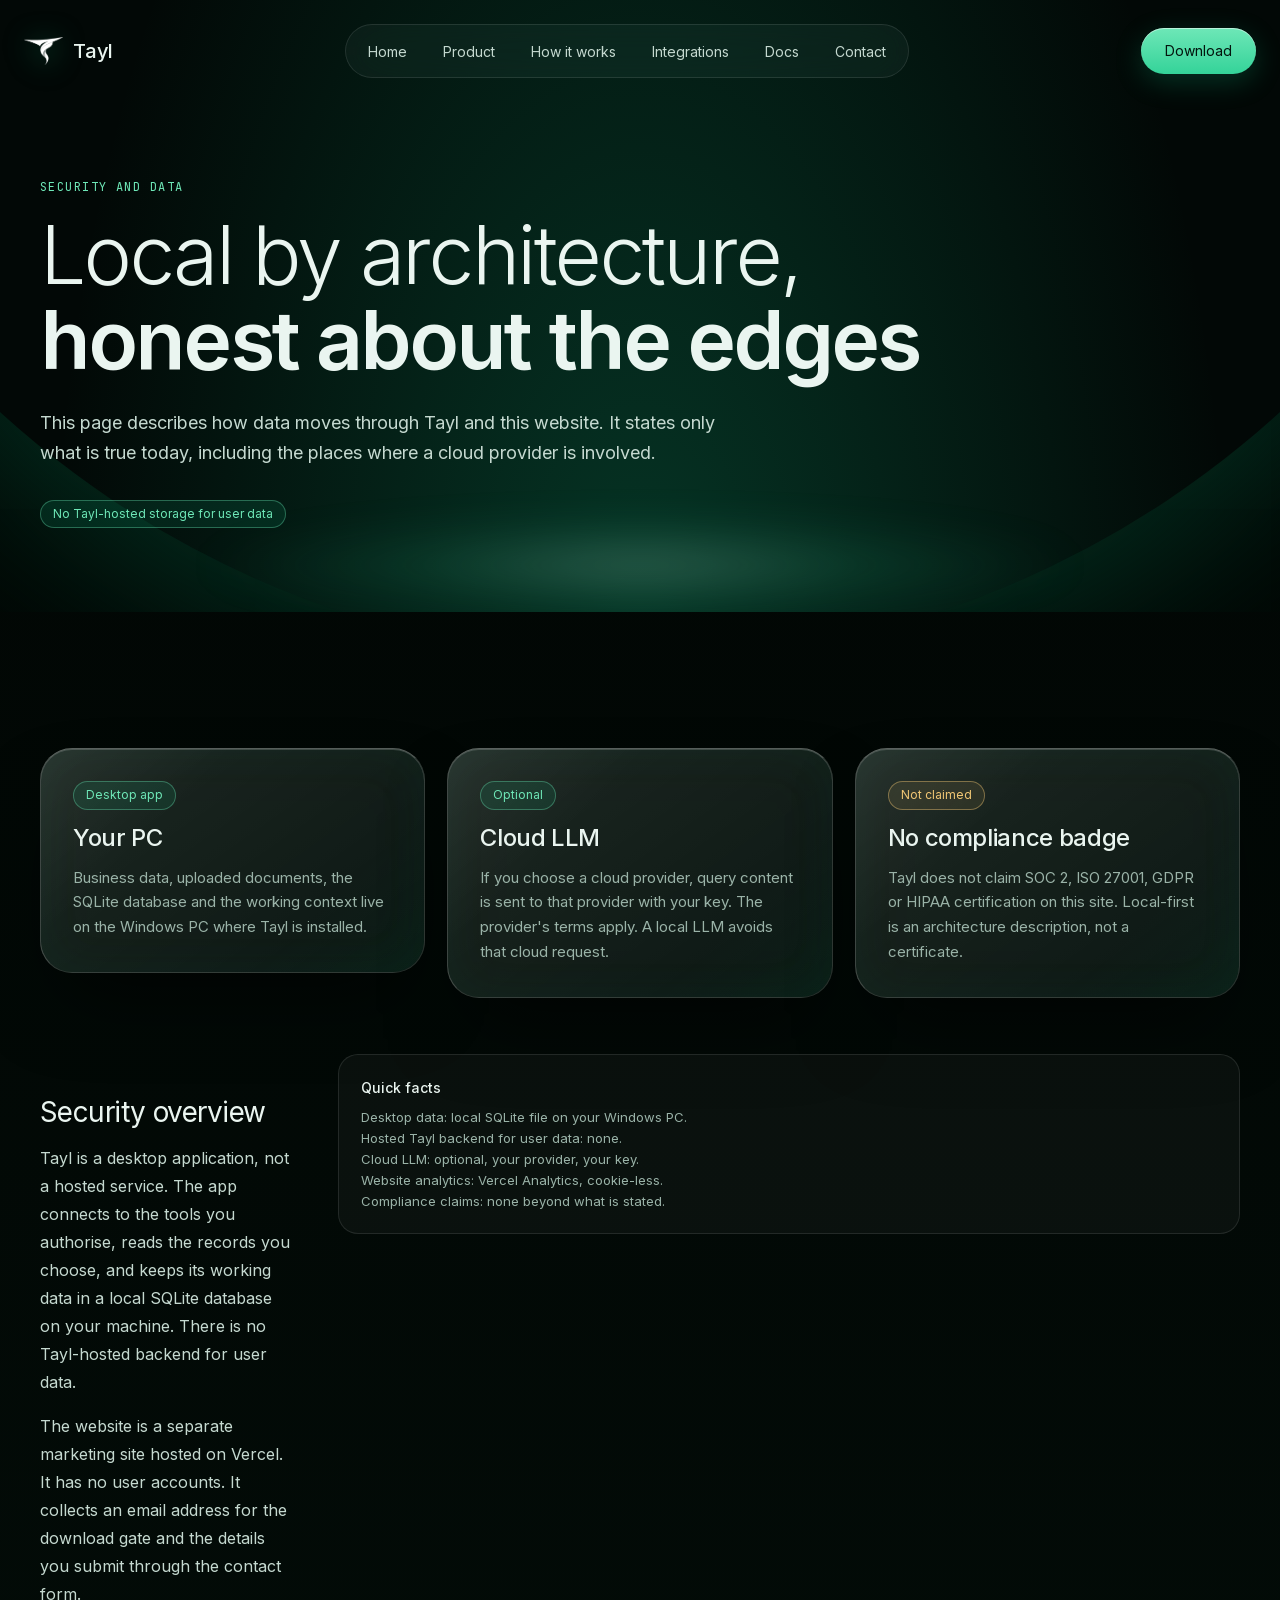
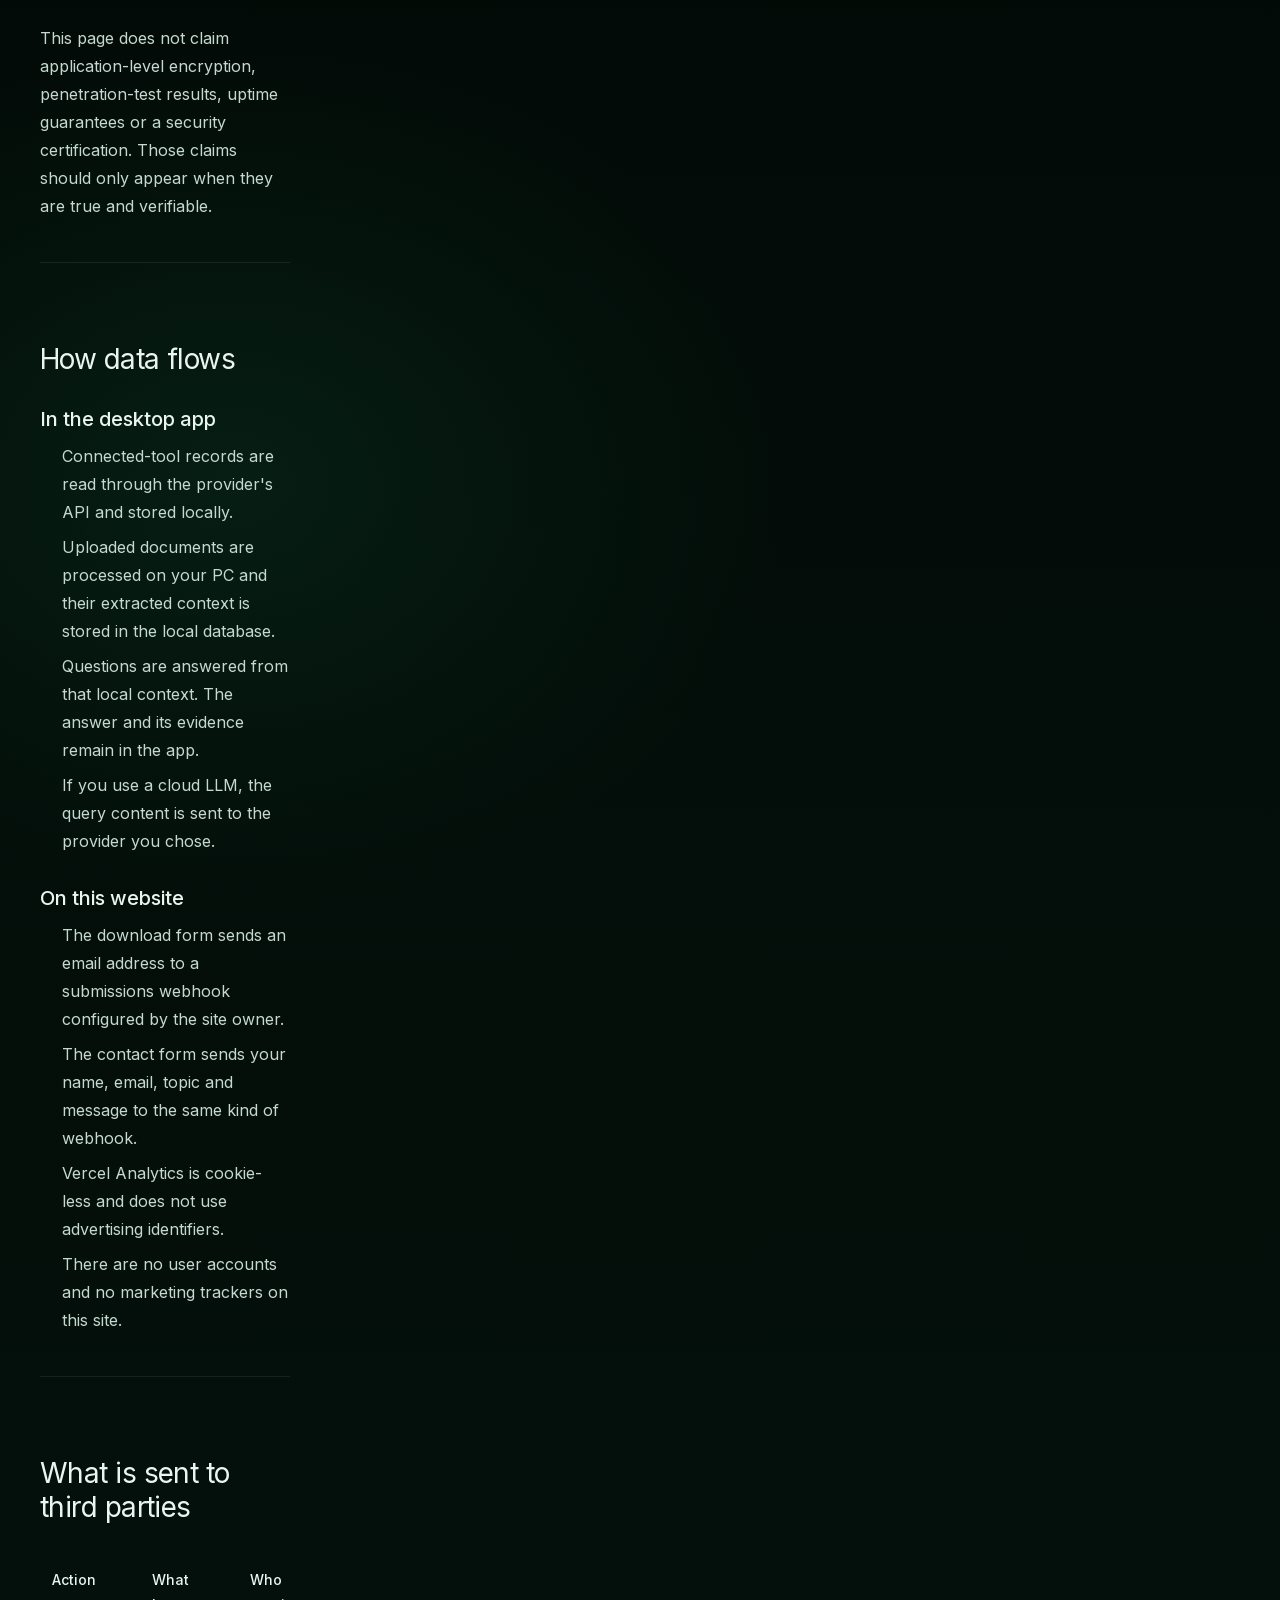
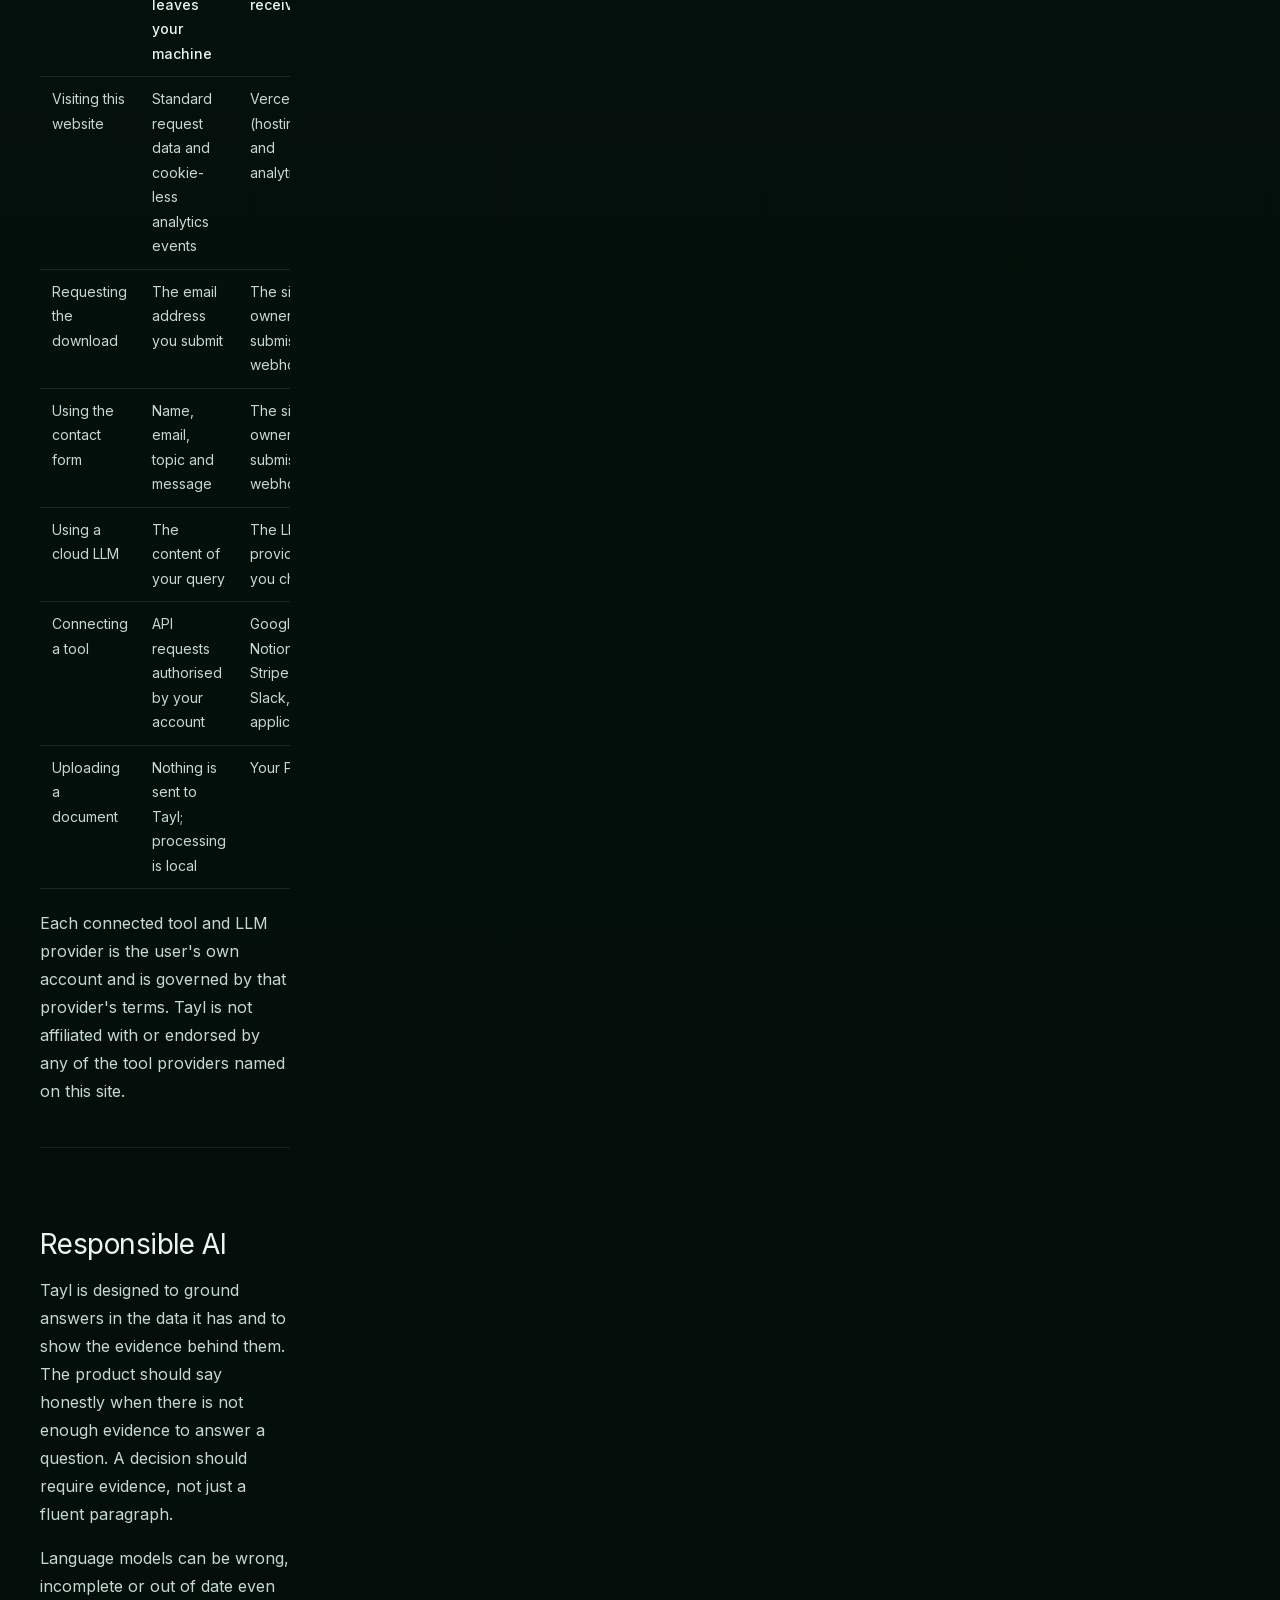
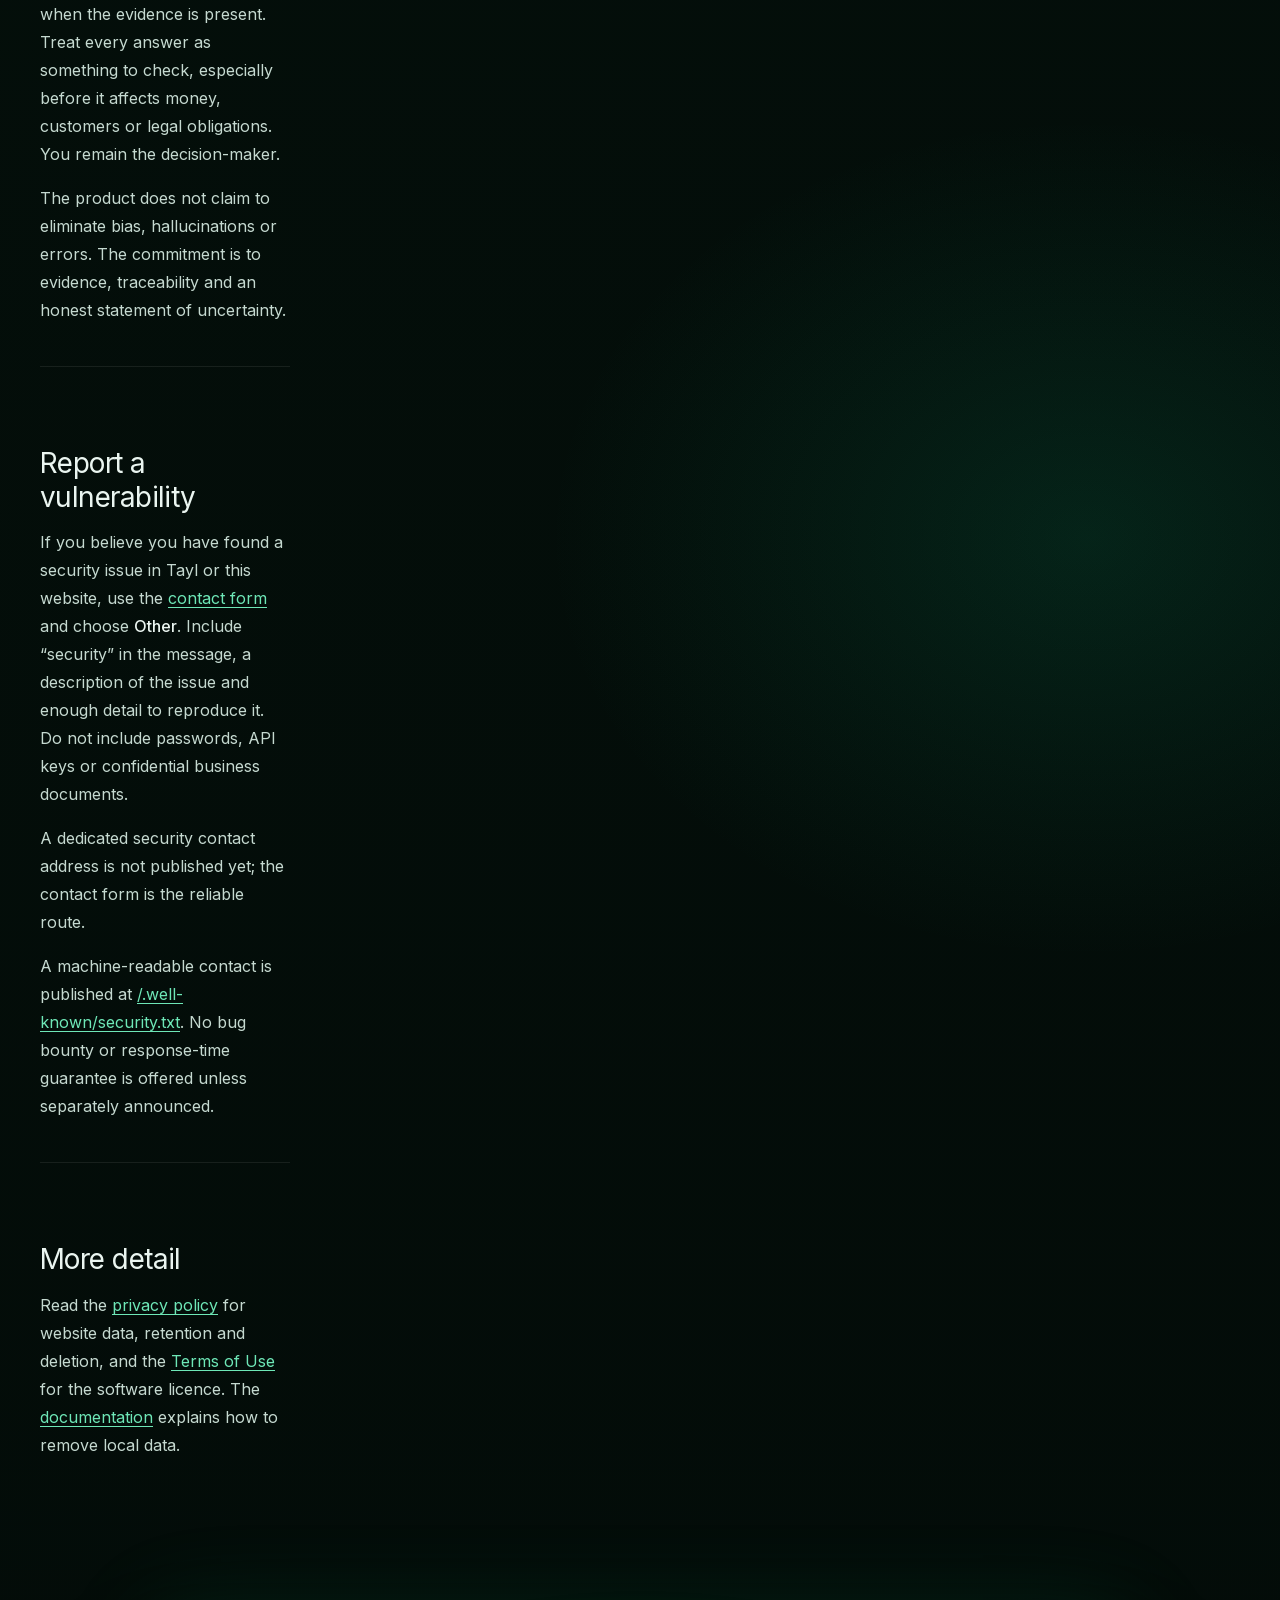
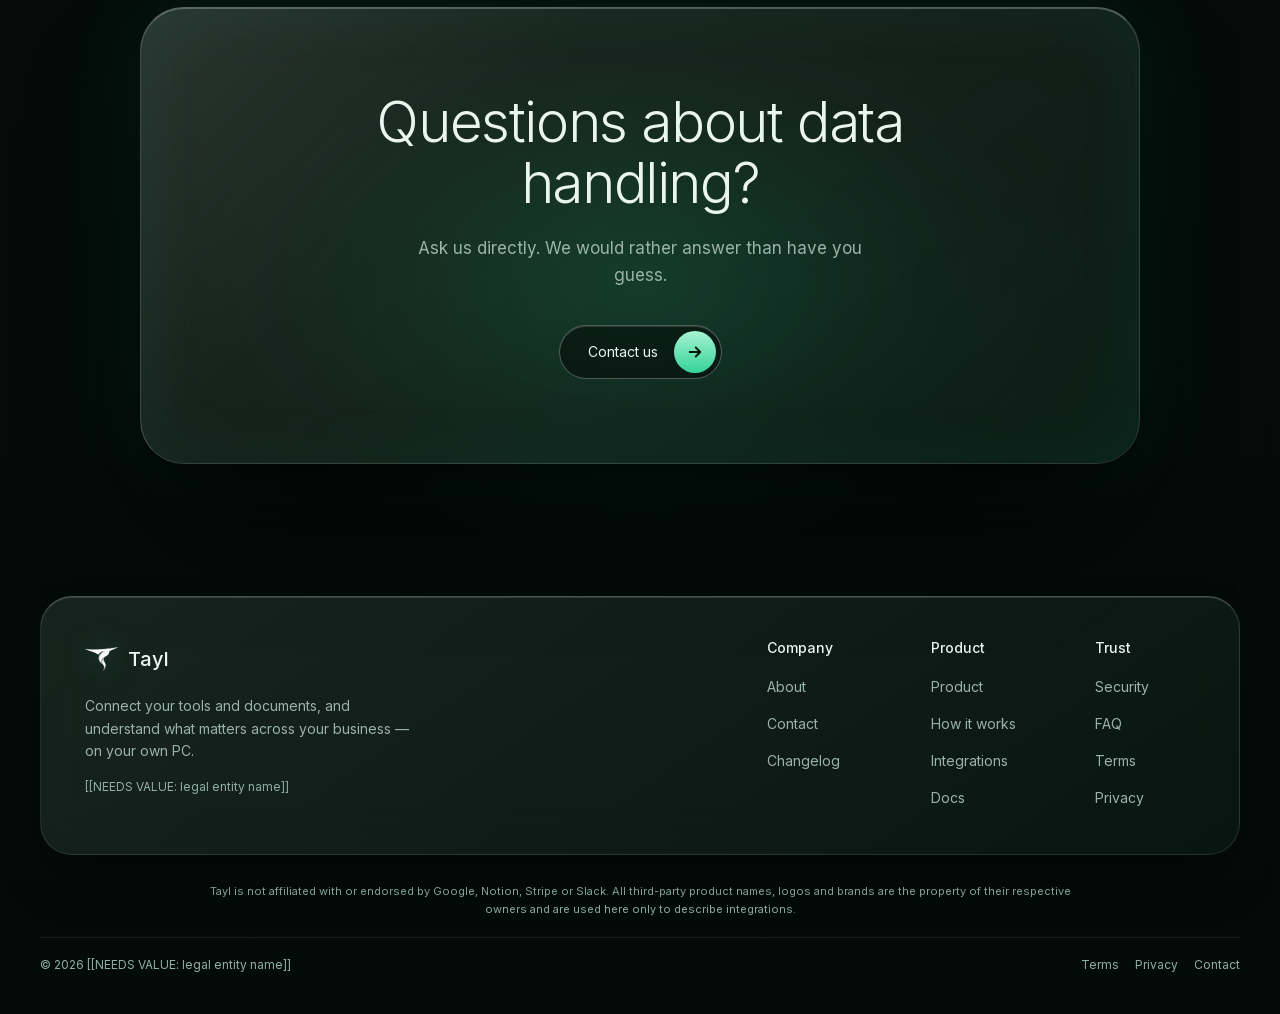
<file: security/index.html>
<!DOCTYPE html><html lang="en" class="_0bjUvq_variable yT9lVq_variable"><head><meta charSet="utf-8"/><meta name="viewport" content="width=device-width, initial-scale=1"/><link rel="preload" href="/_next/static/media/07c7676b89ed2778-s.p.2bn3s6zvc0dyp.woff2" as="font" crossorigin="" type="font/woff2"/><link rel="preload" href="/_next/static/media/53897e768d329f66-s.p.3t6q91iet4nsy.woff2" as="font" crossorigin="" type="font/woff2"/><link rel="preload" as="image" href="/tayl-logo-mark.png"/><link rel="stylesheet" href="/_next/static/chunks/3nd7hzq4lrant.css" data-precedence="next"/><link rel="preload" as="script" fetchPriority="low" href="/_next/static/chunks/2cy99g62ksls-.js"/><script src="/_next/static/chunks/2cjj6_kuijzr9.js" async=""></script><script src="/_next/static/chunks/38wna7vhf49b2.js" async=""></script><script src="/_next/static/chunks/442vfx08j-nf1.js" async=""></script><script src="/_next/static/chunks/turbopack-3-ry682tkyiqk.js" async=""></script><script src="/_next/static/chunks/1bi7x5td0u_f3.js" async=""></script><script src="/_next/static/chunks/0p9oeq57evo_q.js" async=""></script><script src="/_next/static/chunks/3k7w5_gj_jhl8.js" async=""></script><script src="/_next/static/chunks/24fjku2dnxh0z.js" async=""></script><script src="/_next/static/chunks/0hwg6fxjcio99.js" async=""></script><script src="/_next/static/chunks/1b41gz3xdmkzc.js" async=""></script><meta name="theme-color" content="#010503"/><meta name="color-scheme" content="dark"/><title>Security and data — Tayl</title><meta name="description" content="How Tayl handles data: a local Windows app with a local SQLite database, an optional cloud LLM chosen by the user, connected tools that remain the user&#x27;s accounts, and the website&#x27;s cookie-less analytics."/><meta name="application-name" content="Tayl"/><link rel="canonical" href="https://www.tayl.in/security/"/><meta property="og:title" content="Security and data"/><meta property="og:description" content="How Tayl handles data: a local Windows app with a local SQLite database, an optional cloud LLM chosen by the user, connected tools that remain the user&#x27;s accounts, and the website&#x27;s cookie-less analytics."/><meta property="og:url" content="https://www.tayl.in/security/"/><meta property="og:site_name" content="Tayl"/><meta property="og:locale" content="en_GB"/><meta property="og:image" content="https://www.tayl.in/og.png"/><meta property="og:image:width" content="1200"/><meta property="og:image:height" content="630"/><meta property="og:image:alt" content="Security and data — Tayl"/><meta property="og:type" content="website"/><meta name="twitter:card" content="summary_large_image"/><meta name="twitter:title" content="Security and data"/><meta name="twitter:description" content="How Tayl handles data: a local Windows app with a local SQLite database, an optional cloud LLM chosen by the user, connected tools that remain the user&#x27;s accounts, and the website&#x27;s cookie-less analytics."/><meta name="twitter:image" content="https://www.tayl.in/og.png"/><link rel="icon" href="/favicon.ico?favicon.13a0b25-iipy6.ico" sizes="48x48" type="image/x-icon"/><link rel="icon" href="/icon.png?icon.047p-jxouo-me.png" sizes="512x512" type="image/png"/><link rel="apple-touch-icon" href="/apple-icon.png?apple-icon.252szw-sd3a4i.png" sizes="180x180" type="image/png"/><meta name="next-size-adjust" content=""/><meta name="referrer" content="strict-origin-when-cross-origin"/><script src="/_next/static/chunks/0cz1d0mv5g_q7.js" noModule=""></script></head><body><div hidden=""><!--$--><!--/$--></div><a href="#main" class="skip-link">Skip to content</a><header class="site-header"><div class="nav-shell"><a class="nav-brand focus-ring" aria-label="Tayl home" href="/"><img alt="" aria-hidden="true" width="42" height="30" decoding="async" data-nimg="1" class="site-logo" style="color:transparent" src="/tayl-logo-mark.png"/><span>Tayl</span></a><nav class="nav-links" aria-label="Primary"><a class="nav-link focus-ring " href="/">Home</a><a class="nav-link focus-ring " href="/product/">Product</a><a class="nav-link focus-ring " href="/how-it-works/">How it works</a><a class="nav-link focus-ring " href="/integrations/">Integrations</a><a class="nav-link focus-ring " href="/docs/">Docs</a><a class="nav-link focus-ring " href="/contact/">Contact</a></nav><div class="nav-actions"><a class="pill-button pill-button--solid focus-ring  nav-download focus-ring" href="https://www.mediafire.com/file/8qnl97zwieaw5ee/Tayl_Setup_0.0.0.exe/file"><span>Download</span></a><button type="button" class="menu-toggle focus-ring" aria-expanded="false" aria-controls="mobile-navigation"><span class="sr-only">Open menu</span><span class="menu-icon " aria-hidden="true"><span></span><span></span></span></button></div></div><div id="mobile-navigation" class="mobile-panel" hidden="" aria-label="Mobile navigation"><nav aria-label="Mobile primary"><a class="mobile-link focus-ring " href="/">Home</a><a class="mobile-link focus-ring " href="/product/">Product</a><a class="mobile-link focus-ring " href="/how-it-works/">How it works</a><a class="mobile-link focus-ring " href="/integrations/">Integrations</a><a class="mobile-link focus-ring " href="/docs/">Docs</a><a class="mobile-link focus-ring " href="/contact/">Contact</a><a class="pill-button pill-button--solid focus-ring  mobile-download" href="/download/"><span>Download for Windows</span></a></nav></div></header><main id="main"><header class="page-hero"><div class="page-hero__sphere" aria-hidden="true"></div><div class="page-hero__flare" aria-hidden="true"></div><div class="container page-hero__inner"><p class="eyebrow">Security and data</p><h1>Local by architecture, <strong>honest about the edges</strong></h1><div class="page-hero__description">This page describes how data moves through Tayl and this website. It states only what is true today, including the places where a cloud provider is involved.</div><div class="page-hero__actions"><span class="chip chip--green">No Tayl-hosted storage for user data</span></div></div></header><section class="section section--tight"><div class="container"><div class="three-col"><div class="reveal"><div class="glass-window glass-window--default feature-card"><span class="chip chip--green">Desktop app</span><h2>Your PC</h2><p>Business data, uploaded documents, the SQLite database and the working context live on the Windows PC where Tayl is installed.</p></div></div><div class="reveal" style="transition-delay:70ms"><div class="glass-window glass-window--default feature-card"><span class="chip chip--green">Optional</span><h2>Cloud LLM</h2><p>If you choose a cloud provider, query content is sent to that provider with your key. The provider&#x27;s terms apply. A local LLM avoids that cloud request.</p></div></div><div class="reveal" style="transition-delay:140ms"><div class="glass-window glass-window--default feature-card"><span class="chip chip--amber">Not claimed</span><h2>No compliance badge</h2><p>Tayl does not claim SOC 2, ISO 27001, GDPR or HIPAA certification on this site. Local-first is an architecture description, not a certificate.</p></div></div></div><div class="docs-layout" style="margin-top:56px"><div class="docs-content"><div class="prose"><section id="overview"><h2>Security overview</h2><p>Tayl is a desktop application, not a hosted service. The app connects to the tools you authorise, reads the records you choose, and keeps its working data in a local SQLite database on your machine. There is no Tayl-hosted backend for user data.</p><p>The website is a separate marketing site hosted on Vercel. It has no user accounts. It collects an email address for the download gate and the details you submit through the contact form.</p><p>This page does not claim application-level encryption, penetration-test results, uptime guarantees or a security certification. Those claims should only appear when they are true and verifiable.</p></section><section id="data-flow"><h2>How data flows</h2><h3>In the desktop app</h3><ul><li>Connected-tool records are read through the provider&#x27;s API and stored locally.</li><li>Uploaded documents are processed on your PC and their extracted context is stored in the local database.</li><li>Questions are answered from that local context. The answer and its evidence remain in the app.</li><li>If you use a cloud LLM, the query content is sent to the provider you chose.</li></ul><h3>On this website</h3><ul><li>The download form sends an email address to a submissions webhook configured by the site owner.</li><li>The contact form sends your name, email, topic and message to the same kind of webhook.</li><li>Vercel Analytics is cookie-less and does not use advertising identifiers.</li><li>There are no user accounts and no marketing trackers on this site.</li></ul></section><section id="third-parties"><h2>What is sent to third parties</h2><div class="table-wrap"><table><thead><tr><th>Action</th><th>What leaves your machine</th><th>Who receives it</th></tr></thead><tbody><tr><td>Visiting this website</td><td>Standard request data and cookie-less analytics events</td><td>Vercel (hosting and analytics)</td></tr><tr><td>Requesting the download</td><td>The email address you submit</td><td>The site owner&#x27;s submissions webhook</td></tr><tr><td>Using the contact form</td><td>Name, email, topic and message</td><td>The site owner&#x27;s submissions webhook</td></tr><tr><td>Using a cloud LLM</td><td>The content of your query</td><td>The LLM provider you chose</td></tr><tr><td>Connecting a tool</td><td>API requests authorised by your account</td><td>Google, Notion, Stripe or Slack, as applicable</td></tr><tr><td>Uploading a document</td><td>Nothing is sent to Tayl; processing is local</td><td>Your PC</td></tr></tbody></table></div><p>Each connected tool and LLM provider is the user&#x27;s own account and is governed by that provider&#x27;s terms. Tayl is not affiliated with or endorsed by any of the tool providers named on this site.</p></section><section id="responsible-ai"><h2>Responsible AI</h2><p>Tayl is designed to ground answers in the data it has and to show the evidence behind them. The product should say honestly when there is not enough evidence to answer a question. A decision should require evidence, not just a fluent paragraph.</p><p>Language models can be wrong, incomplete or out of date even when the evidence is present. Treat every answer as something to check, especially before it affects money, customers or legal obligations. You remain the decision-maker.</p><p>The product does not claim to eliminate bias, hallucinations or errors. The commitment is to evidence, traceability and an honest statement of uncertainty.</p></section><section id="report"><h2>Report a vulnerability</h2><p>If you believe you have found a security issue in Tayl or this website, use the<!-- --> <a href="/contact/">contact form</a> and choose <strong>Other</strong>. Include “security” in the message, a description of the issue and enough detail to reproduce it. Do not include passwords, API keys or confidential business documents.</p><p>A dedicated security contact address is not published yet; the contact form is the reliable route.</p><p>A machine-readable contact is published at<!-- --> <a href="/.well-known/security.txt">/.well-known/security.txt</a>. No bug bounty or response-time guarantee is offered unless separately announced.</p></section><section id="more"><h2>More detail</h2><p>Read the <a href="/privacy/">privacy policy</a> for website data, retention and deletion, and the <a href="/terms/">Terms of Use</a> for the software licence. The <a href="/docs/">documentation</a> explains how to remove local data.</p></section></div></div><aside class="legal-aside" aria-label="Security summary"><strong>Quick facts</strong><p>Desktop data: local SQLite file on your Windows PC.</p><p>Hosted Tayl backend for user data: none.</p><p>Cloud LLM: optional, your provider, your key.</p><p>Website analytics: Vercel Analytics, cookie-less.</p><p>Compliance claims: none beyond what is stated.</p></aside></div></div></section><section class="section"><div class="container final-section"><div class="cta-halo" aria-hidden="true"></div><div class="reveal"><div class="glass-window glass-window--default final-window"><h2>Questions about data handling?</h2><p>Ask us directly. We would rather answer than have you guess.</p><a class="pill-button pill-button--dark focus-ring pill-button--arrow final-cta" href="/contact/"><span>Contact us</span><span class="arrow-circle" aria-hidden="true"><svg width="18" height="18" viewBox="0 0 24 24" fill="none" stroke="currentColor" stroke-width="2.4" stroke-linecap="round" stroke-linejoin="round"><path d="M5 12h14M13 6l6 6-6 6"></path></svg></span></a></div></div></div></section></main><!--$--><!--/$--><footer class="site-footer"><div class="container"><div class="footer-window"><div class="footer-intro"><a class="nav-brand focus-ring" aria-label="Tayl home" href="/"><img alt="" aria-hidden="true" loading="lazy" width="45" height="32" decoding="async" data-nimg="1" class="site-logo" style="color:transparent" src="/tayl-logo-mark.png"/><span>Tayl</span></a><p>Connect your tools and documents, and understand what matters across your business — on your own PC.</p><p class="footer-company">[[NEEDS VALUE: legal entity name]]</p></div><div class="footer-columns"><div><strong>Company</strong><a class="focus-ring" href="/about/">About</a><a class="focus-ring" href="/contact/">Contact</a><a class="focus-ring" href="/changelog/">Changelog</a></div><div><strong>Product</strong><a class="focus-ring" href="/product/">Product</a><a class="focus-ring" href="/how-it-works/">How it works</a><a class="focus-ring" href="/integrations/">Integrations</a><a class="focus-ring" href="/docs/">Docs</a></div><div><strong>Trust</strong><a class="focus-ring" href="/security/">Security</a><a class="focus-ring" href="/faq/">FAQ</a><a class="focus-ring" href="/terms/">Terms</a><a class="focus-ring" href="/privacy/">Privacy</a></div></div></div><div class="footer-meta"><p class="footer-disclaimer">Tayl is not affiliated with or endorsed by Google, Notion, Stripe or Slack. All third-party product names, logos and brands are the property of their respective owners and are used here only to describe integrations.</p><div class="footer-meta-row"><p>© <!-- -->2026<!-- --> <!-- -->[[NEEDS VALUE: legal entity name]]</p><div class="footer-small-links"><a class="focus-ring" href="/terms/">Terms</a><a class="focus-ring" href="/privacy/">Privacy</a><a class="focus-ring" href="/contact/">Contact</a></div></div></div></div></footer><noscript><style>.reveal{opacity:1 !important;transform:none !important}</style></noscript><script id="_R_">(globalThis["TURBOPACK"] || (globalThis["TURBOPACK"] = [])).push({"otherChunks":["static/chunks/2cy99g62ksls-.js","static/chunks/2cjj6_kuijzr9.js","static/chunks/38wna7vhf49b2.js","static/chunks/442vfx08j-nf1.js"],"runtimeModuleIds":[94814]});</script><script src="/_next/static/chunks/2cy99g62ksls-.js" async=""></script><script>(self.__next_f=self.__next_f||[]).push([0])</script><script>self.__next_f.push([1,"1:\"$Sreact.fragment\"\n2:\"/_next/static/chunks/1bi7x5td0u_f3.js\"\n3:\"/_next/static/chunks/0p9oeq57evo_q.js\"\n4:I[19250,[\"$2\",\"$3\"],\"SiteHeader\"]\n5:I[73946,[\"$2\",\"$3\"],\"default\"]\n6:\"/_next/static/chunks/3k7w5_gj_jhl8.js\"\n7:I[836,[\"$2\",\"$3\",\"$6\"],\"default\"]\n8:I[45514,[\"$2\",\"$3\"],\"default\"]\n9:\"/_next/static/chunks/24fjku2dnxh0z.js\"\na:I[29993,[\"$2\",\"$3\",\"$9\"],\"Orb\"]\nb:\"/_next/static/chunks/0hwg6fxjcio99.js\"\nc:I[42367,[\"$2\",\"$3\",\"$b\"],\"\"]\nd:I[6353,[\"$2\",\"$3\"],\"Image\"]\n17:\"/_next/static/chunks/1b41gz3xdmkzc.js\"\n18:I[66083,[\"$2\",\"$3\",\"$17\"],\"default\"]\n:HL[\"/_next/static/chunks/3nd7hzq4lrant.css\",\"style\"]\n:HL[\"/_next/static/media/07c7676b89ed2778-s.p.2bn3s6zvc0dyp.woff2\",\"font\",{\"crossOrigin\":\"\",\"type\":\"font/woff2\"}]\n:HL[\"/_next/static/media/53897e768d329f66-s.p.3t6q91iet4nsy.woff2\",\"font\",{\"crossOrigin\":\"\",\"type\":\"font/woff2\"}]\n13:X\n14:[[\"children\",{\"s\":\"__PAGE__\",\"h\":512,\"d\":{\"r\":\"$L15\",\"p\":false,\"v\":null}}]]\n11:[[\"children\",{\"s\":\"security\",\"h\":512,\"d\":{\"r\":\"$L12\",\"p\":false,\"v\":\"$13\"},\"c\":\"$Q14\"}]]\n0:{\"P\":null,\"c\":[\"\",\"security\",\"\"],\"q\":\"\",\"i\":false,\"t\":{\"t\":{\"s\":\"\",\"h\":528,\"d\":{\"r\":[\"$\",\"$1\",\"c\",{\"children\":[[[\"$\",\"link\",\"0\",{\"rel\":\"stylesheet\",\"href\":\"/_next/static/chunks/3nd7hzq4lrant.css\",\"precedence\":\"next\",\"crossOrigin\":\"$undefined\",\"nonce\":\"$undefined\"}],[\"$\",\"script\",\"script-0\",{\"src\":\"/_next/static/chunks/1bi7x5td0u_f3.js\",\"async\":true,\"nonce\":\"$undefined\"}],[\"$\",\"script\",\"script-1\",{\"src\":\"/_next/static/chunks/0p9oeq57evo_q.js\",\"async\":true,\"nonce\":\"$undefined\"}]],[\"$\",\"html\",null,{\"lang\":\"en\",\"className\":\"_0bjUvq_variable yT9lVq_variable\",\"children\":[\"$\",\"body\",null,{\"children\":[[\"$\",\"a\",null,{\"href\":\"#main\",\"className\":\"skip-link\",\"children\":\"Skip to content\"}],[\"$\",\"$L4\",null,{}],[\"$\",\"$L5\",null,{\"parallelRouterKey\":\"children\",\"error\":\"$7\",\"errorStyles\":[],\"errorScripts\":[[\"$\",\"script\",\"script-0\",{\"src\":\"/_next/static/chunks/3k7w5_gj_jhl8.js\",\"async\":true,\"nonce\":\"$undefined\"}]],\"template\":[\"$\",\"$L8\",null,{}],\"templateStyles\":\"$undefined\",\"templateScripts\":\"$undefined\",\"notFound\":[[\"$\",\"main\",null,{\"id\":\"main\",\"children\":[\"$\",\"section\",null,{\"className\":\"error-page\",\"children\":[[\"$\",\"div\",null,{\"className\":\"error-page__glow\",\"aria-hidden\":\"true\"}],[\"$\",\"div\",null,{\"className\":\"container\",\"children\":[[\"$\",\"div\",null,{\"className\":\"error-orb\",\"children\":[\"$\",\"$La\",null,{\"state\":\"searching\",\"size\":\"lg\",\"paused\":false,\"label\":\"Searching for the page\",\"decorative\":false}]}],[\"$\",\"p\",null,{\"className\":\"eyebrow\",\"children\":\"404\"}],[\"$\",\"h1\",null,{\"children\":\"This page is not here.\"}],[\"$\",\"p\",null,{\"children\":\"The link may be old, mistyped or pointing at something that has not been published yet. The home page and the documentation are good places to pick the thread back up.\"}],[\"$\",\"div\",null,{\"className\":\"error-page__actions\",\"children\":[[\"$\",\"$Lc\",null,{\"className\":\"pill-button pill-button--solid focus-ring pill-button--arrow\",\"href\":\"/\",\"children\":[[\"$\",\"span\",null,{\"children\":\"Back to home\"}],[\"$\",\"span\",null,{\"className\":\"arrow-circle\",\"aria-hidden\":\"true\",\"children\":[\"$\",\"svg\",null,{\"width\":\"18\",\"height\":\"18\",\"viewBox\":\"0 0 24 24\",\"fill\":\"none\",\"stroke\":\"currentColor\",\"strokeWidth\":\"2.4\",\"strokeLinecap\":\"round\",\"strokeLinejoin\":\"round\",\"children\":[\"$\",\"path\",null,{\"d\":\"M5 12h14M13 6l6 6-6 6\"}]}]}]]}],[\"$\",\"$Lc\",null,{\"className\":\"pill-button pill-button--dark focus-ring\",\"href\":\"/docs\",\"children\":[[\"$\",\"span\",null,{\"children\":\"Read the docs\"}],null]}]]}],[\"$\",\"p\",null,{\"className\":\"small muted\",\"style\":{\"marginTop\":22},\"children\":[\"Looking for the download? \",[\"$\",\"$Lc\",null,{\"href\":\"/download\",\"children\":\"Get Tayl for Windows\"}],\".\"]}]]}]]}]}],[]],\"forbidden\":\"$undefined\",\"unauthorized\":\"$undefined\"}],[\"$\",\"footer\",null,{\"className\":\"site-footer\",\"children\":[\"$\",\"div\",null,{\"className\":\"container\",\"children\":[[\"$\",\"div\",null,{\"className\":\"footer-window\",\"children\":[[\"$\",\"div\",null,{\"className\":\"footer-intro\",\"children\":[[\"$\",\"$Lc\",null,{\"href\":\"/\",\"className\":\"nav-brand focus-ring\",\"aria-label\":\"Tayl home\",\"children\":[[\"$\",\"$Ld\",null,{\"src\":\"/tayl-logo-mark.png\",\"alt\":\"\",\"aria-hidden\":\"true\",\"width\":45,\"height\":32,\"priority\":false,\"className\":\"site-logo\",\"sizes\":\"45px\"}],[\"$\",\"span\",null,{\"children\":\"Tayl\"}]]}],[\"$\",\"p\",null,{\"children\":\"Connect your tools and documents, and understand what matters across your business — on your own PC.\"}],[\"$\",\"p\",null,{\"className\":\"footer-company\",\"children\":[\"[[NEEDS VALUE: legal entity name]]\",null]}]]}],[\"$\",\"div\",null,{\"className\":\"footer-columns\",\"children\":[[\"$\",\"div\",\"Company\",{\"children\":[[\"$\",\"strong\",null,{\"children\":\"Company\"}],[[\"$\",\"$Lc\",\"/about\",{\"href\":\"/about\",\"className\":\"focus-ring\",\"children\":\"About\"}],[\"$\",\"$Lc\",\"/contact\",{\"href\":\"/contact\",\"className\":\"focus-ring\",\"children\":\"Contact\"}],[\"$\",\"$Lc\",\"/changelog\",{\"href\":\"/changelog\",\"className\":\"focus-ring\",\"children\":\"Changelog\"}]]]}],[\"$\",\"div\",\"Product\",{\"children\":[[\"$\",\"strong\",null,{\"children\":\"Product\"}],[[\"$\",\"$Lc\",\"/product\",{\"href\":\"/product\",\"className\":\"focus-ring\",\"children\":\"Product\"}],[\"$\",\"$Lc\",\"/how-it-works\",{\"href\":\"/how-it-works\",\"className\":\"focus-ring\",\"children\":\"How it works\"}],[\"$\",\"$Lc\",\"/integrations\",{\"href\":\"/integrations\",\"className\":\"focus-ring\",\"children\":\"Integrations\"}],[\"$\",\"$Lc\",\"/docs\",{\"href\":\"/docs\",\"className\":\"focus-ring\",\"children\":\"Docs\"}]]]}],[\"$\",\"div\",\"Trust\",{\"children\":[[\"$\",\"strong\",null,{\"children\":\"Trust\"}],[[\"$\",\"$Lc\",\"/security\",{\"href\":\"/security\",\"className\":\"focus-ring\",\"children\":\"Security\"}],[\"$\",\"$Lc\",\"/faq\",{\"href\":\"/faq\",\"className\":\"focus-ring\",\"children\":\"FAQ\"}],[\"$\",\"$Lc\",\"/terms\",{\"href\":\"/terms\",\"className\":\"focus-ring\",\"children\":\"Terms\"}],[\"$\",\"$Lc\",\"/privacy\",{\"href\":\"/privacy\",\"className\":\"focus-ring\",\"children\":\"Privacy\"}]]]}]]}]]}],[\"$\",\"div\",null,{\"className\":\"footer-meta\",\"children\":[[\"$\",\"p\",null,{\"className\":\"footer-disclaimer\",\"children\":\"Tayl is not affiliated with or endorsed by Google, Notion, Stripe or Slack. All third-party product names, logos and brands are the property of their respective owners and are used here only to describe integrations.\"}],\"$Le\"]}]]}]}],\"$Lf\",\"$L10\",null]}]}]]}],\"p\":false,\"v\":null},\"c\":\"$Q11\"},\"h\":{\"r\":\"$L16\",\"p\":false,\"v\":null}},\"m\":\"$undefined\",\"G\":[\"$18\",[\"$L19\"]],\"S\":true,\"r\":\"$undefined\",\"s\":\"$undefined\",\"a\":\"$undefined\",\"l\":\"$undefined\",\"p\":\"$undefined\",\"d\":\"$undefined\",\"b\":\"a4uO-B8TLqkMVQFPsuDyP\"}\n1b:I[47031,[\"$2\",\"$3\",\"$b\"],\"Reveal\"]\n27:\"ViewportBoundary\"\n28:I[247,[\"$2\",\"$3\"],\"$27\"]\n2a:\"MetadataBoundary\"\n2b:I[247,[\"$2\",\"$3\"],\"$2a\"]\n2c:\"$Sreact.suspense\"\ne:[\"$\",\"div\",null,{\"className\":\"footer-meta-row\",\"children\":[[\"$\",\"p\",null,{\"children\":[\"© \",2026,\" \",\"[[NEEDS VALUE: legal entity name]]\"]}],[\"$\",\"div\",null,{\"className\":\"footer-small-links\",\"children\":[[\"$\",\"$Lc\",null,{\"href\":\"/terms\",\"className\":\"focus-ring\",\"children\":\"Terms\"}],[\"$\",\"$Lc\",null,{\"href\":\"/privacy\",\"className\":\"focus-ring\",\"children\":\"Privacy\"}],[\"$\",\"$Lc\",null,{\"href\":\"/contact\",\"className\":\"focus-ring\",\"children\":\"Contact\"}],[]]}]]}]\n1a:[\"$\",\"style\",null,{\"children\":\".reveal{opacity:1 !important;transform:none !important}\"}]\nf:[\"$\",\"noscript\",null,{\"children\":\"$1a\"}]\n10:[\"$\",\"meta\",null,{\"name\":\"referrer\",\"content\":\"strict-origin-when-cross-origin\"}]\n12:[\"$\",\"$1\",\"c\",{\"children\":[null,[\"$\",\"$L5\",null,{\"parallelRouterKey\":\"children\",\"error\":\"$undefined\",\"errorStyles\":\"$undefined\",\"errorScripts\":\"$undefined\",\"template\":[\"$\",\"$L8\",null,{}],\"templateStyles\":\"$undefined\",\"templateScripts\":\"$undefined\",\"notFound\":\"$undefined\",\"forbidden\":\"$undefined\",\"unauthorized\":\"$undefined\"}]]}]\n15:[\"$\",\"$1\",\"c\",{\"children\":[[\"$\",\"main\",null,{\"id\":\"main\",\"children\":[[\"$\",\"header\",null,{\"className\":\"page-hero\",\"children\":[[\"$\",\"div\",null,{\"className\":\"page-hero__sphere\",\"aria-hidden\":\"true\"}],[\"$\",\"div\",null,{\"className\":\"page-hero__flare\",\"aria-hidden\":\"true\"}],[\"$\",\"div\",null,{\"className\":\"container page-hero__inner\",\"children\":[[\"$\",\"p\",null,{\"className\":\"eyebrow\",\"children\":\"Security and data\"}],[\"$\",\"h1\",null,{\"children\":[\"Local by architecture, \",[\"$\",\"strong\",null,{\"children\":\"honest about the edges\"}]]}],[\"$\",\"div\",null,{\"className\":\"page-hero__description\",\"children\":\"This page describes how data moves through Tayl and this website. It states only what is true today, including the places where a cloud provider is involved.\"}],[\"$\",\"div\",null,{\"className\":\"page-hero__actions\",\"children\":[\"$\",\"span\",null,{\"className\":\"chip chip--green\",\"children\":\"No Tayl-hosted storage for user data\"}]}],\"$undefined\"]}]]}],[\"$\",\"section\",null,{\"className\":\"section section--tight\",\"children\":[\"$\",\"div\",null,{\"className\":\"container\",\"children\":[[\"$\",\"div\",null,{\"className\":\"three-col\",\"children\":[[\"$\",\"$L1b\",null,{\"children\":[\"$\",\"div\",null,{\"className\":\"glass-window glass-window--default feature-card\",\"children\":[[\"$\",\"span\",null,{\"className\":\"chip chip--green\",\"children\":\"Desktop app\"}],[\"$\",\"h2\",null,{\"children\":\"Your PC\"}],[\"$\",\"p\",null,{\"children\":\"Business data, uploaded documents, the SQLite database and the working context live on the Windows PC where Tayl is installed.\"}]]}]}],[\"$\",\"$L1b\",null,{\"delay\":70,\"children\":[\"$\",\"div\",null,{\"className\":\"glass-window glass-window--default feature-card\",\"children\":[[\"$\",\"span\",null,{\"className\":\"chip chip--green\",\"children\":\"Optional\"}],[\"$\",\"h2\",null,{\"children\":\"Cloud LLM\"}],[\"$\",\"p\",null,{\"children\":\"If you choose a cloud provider, query content is sent to that provider with your key. The provider's terms apply. A local LLM avoids that cloud request.\"}]]}]}],[\"$\",\"$L1b\",null,{\"delay\":140,\"children\":[\"$\",\"div\",null,{\"className\":\"glass-window glass-window--default feature-card\",\"children\":[[\"$\",\"span\",null,{\"className\":\"chip chip--amber\",\"children\":\"Not claimed\"}],[\"$\",\"h2\",null,{\"children\":\"No compliance badge\"}],[\"$\",\"p\",null,{\"children\":\"Tayl does not claim SOC 2, ISO 27001, GDPR or HIPAA certification on this site. Local-first is an architecture description, not a certificate.\"}]]}]}]]}],[\"$\",\"div\",null,{\"className\":\"docs-layout\",\"style\":{\"marginTop\":56},\"children\":[[\"$\",\"div\",null,{\"className\":\"docs-content\",\"children\":[\"$\",\"div\",null,{\"className\":\"prose\",\"children\":[[\"$\",\"section\",null,{\"id\":\"overview\",\"children\":[[\"$\",\"h2\",null,{\"children\":\"Security overview\"}],[\"$\",\"p\",null,{\"children\":\"Tayl is a desktop application, not a hosted service. The app connects to the tools you authorise, reads the records you choose, and keeps its working data in a local SQLite database on your machine. There is no Tayl-hosted backend for user data.\"}],[\"$\",\"p\",null,{\"children\":\"The website is a separate marketing site hosted on Vercel. It has no user accounts. It collects an email address for the download gate and the details you submit through the contact form.\"}],[\"$\",\"p\",null,{\"children\":\"This page does not claim application-level encryption, penetration-test results, uptime guarantees or a security certification. Those claims should only appear when they are true and verifiable.\"}]]}],[\"$\",\"section\",null,{\"id\":\"data-flow\",\"children\":[[\"$\",\"h2\",null,{\"children\":\"How data flows\"}],[\"$\",\"h3\",null,{\"children\":\"In the desktop app\"}],[\"$\",\"ul\",null,{\"children\":[[\"$\",\"li\",null,{\"children\":\"Connected-tool records are read through the provider's API and stored locally.\"}],[\"$\",\"li\",null,{\"children\":\"Uploaded documents are processed on your PC and their extracted context is stored in the local database.\"}],[\"$\",\"li\",null,{\"children\":\"Questions are answered from that local context. The answer and its evidence remain in the app.\"}],[\"$\",\"li\",null,{\"children\":\"If you use a cloud LLM, the query content is sent to the provider you chose.\"}]]}],[\"$\",\"h3\",null,{\"children\":\"On this website\"}],[\"$\",\"ul\",null,{\"children\":[[\"$\",\"li\",null,{\"children\":\"The download form sends an email address to a submissions webhook configured by the site owner.\"}],\"$L1c\",\"$L1d\",\"$L1e\"]}]]}],\"$L1f\",\"$L20\",\"$L21\",\"$L22\"]}]}],\"$L23\"]}]]}]}],\"$L24\"]}],[\"$L25\"],\"$L26\"]}]\n16:[\"$\",\"$1\",\"h\",{\"children\":[null,[\"$\",\"$L28\",null,{\"children\":\"$L29\"}],[\"$\",\"$L2b\",null,{\"children\":[[\"$\",\"div\",null,{\"hidden\":true,\"children\":[\"$\",\"$2c\",null,{\"name\":\"Next.Metadata\",\"children\":\"$L2d\"}]}],null]}],[\"$\",\"meta\",null,{\"name\":\"next-size-adjust\",\"content\":\"\"}]]}]\n19:[\"$\",\"link\",\"0\",{\"rel\":\"stylesheet\",\"href\":\"/_next/static/chunks/3nd7hzq4lrant.css\",\"precedence\":\"next\",\"crossOrigin\":\"$undefined\",\"nonce\":\"$undefined\"}]\n2e:I[247,[\"$2\",\"$3\"],\"OutletBoundary\"]\n13:C\n1c:[\"$\",\"li\",null,{\"children\":\"The contact form sends your name, email, topic and message to the same kind of webhook.\"}]\n1d:[\"$\",\"li\",null,{\"children\":\"Vercel Analytics is cookie-less and does not use advertising identifiers.\"}]\n1e:[\"$\",\"li\",null,{\"children\":\"There are no user accounts and no marketing trackers on this site.\"}]\n1f:[\"$\",\"section\",null,{\"id\":\"third-parties\",\"children\":[[\"$\",\"h2\",null,{\"children\":\"What is sent to third parties\"}],[\"$\",\"div\",null,{\"className\":\"table-wrap\",\"children\":[\"$\",\"table\",null,{\"children\":[[\"$\",\"thead\",null,{\"children\":[\"$\",\"tr\",null,{\"children\":[[\"$\",\"th\",null,{\"children\":\"Action\"}],[\"$\",\"th\",null,{\"children\":\"What leaves your machine\"}],[\"$\",\"th\",null,{\"children\":\"Who receives it\"}]]}]}],[\"$\",\"tbody\",null,{\"children\":[[\"$\",\"tr\",null,{\"children\":[[\"$\",\"td\",null,{\"children\":\"Visiting this website\"}],[\"$\",\"td\",null,{\"children\":\"Standard request data and cookie-less analytics events\"}],[\"$\",\"td\",null,{\"children\":\"Vercel (hosting and analytics)\"}]]}],[\"$\",\"tr\",null,{\"children\":[[\"$\",\"td\",null,{\"children\":\"Requesting the download\"}],[\"$\",\"td\",null,{\"children\":\"The email address you submit\"}],[\"$\",\"td\",null,{\"children\":\"The site owner's submissions webhook\"}]]}],[\"$\",\"tr\",null,{\"children\":[[\"$\",\"td\",null,{\"children\":\"Using the contact form\"}],[\"$\",\"td\",null,{\"children\":\"Name, email, topic and message\"}],[\"$\",\"td\",null,{\"children\":\"The site owner's submissions webhook\"}]]}],[\"$\",\"tr\",null,{\"children\":[[\"$\",\"td\",null,{\"children\":\"Using a cloud LLM\"}],[\"$\",\"td\",null,{\"children\":\"The content of your query\"}],[\"$\",\"td\",null,{\"children\":\"The LLM provider you chose\"}]]}],[\"$\",\"tr\",null,{\"children\":[[\"$\",\"td\",null,{\"children\":\"Connecting a tool\"}],[\"$\",\"td\",null,{\"children\":\"API requests authorised by your account\"}],[\"$\",\"td\",null,{\"children\":\"Google, Notion, Stripe or Slack, as applicable\"}]]}],[\"$\",\"tr\",null,{\"children\":[[\"$\",\"td\",null,{\"children\":\"Uploading a document\"}],[\"$\",\"td\",null,{\"children\":\"Nothing is sent to Tayl; processing is local\"}],[\"$\",\"td\",null,{\"children\":\"Your PC\"}]]}]]}]]}]}],[\"$\",\"p\",null,{\"children\":\"Each connected tool and LLM provider is the user's own account and is governed by that provider's terms. Tayl is not affiliated with or endorsed by any of the tool providers named on this site.\"}]]}]\n20:[\"$\",\"section\",null,{\"id\":\"responsible-ai\",\"children\":[[\"$\",\"h2\",null,{\"children\":\"Responsible AI\"}],[\"$\",\"p\",null,{\"children\":\"Tayl is designed to ground answers in the data it has and to show the evidence behind them. The product should say honestly when there is not enough evidence to answer a question. A decision should require evidence, not just a fluent paragraph.\"}],[\"$\",\"p\",null,{\"children\":\"Language models can be wrong, incomplete or out of date even when the evidence is present. Treat every answer as something to check, especially before it affects money, customers or legal obligations. You remain the decision-maker.\"}],[\"$\",\"p\",null,{\"children\":\"The product does not claim to eliminate bias, hallucinations or errors. The commitment is to evidence, traceability and an honest statement of uncertainty.\"}]]}]\n21:[\"$\",\"section\",null,{\"id\":\"report\",\"children\":[[\"$\",\"h2\",null,{\"children\":\"Report a vulnerability\"}],[\"$\",\"p\",null,{\"children\":[\"If you believe you have found a security issue in Tayl or this website, use the\",\" \",[\"$\",\"$Lc\",null,{\"href\":\"/contact\",\"children\":\"contact form\"}],\" and choose \",[\"$\",\"strong\",null,{\"children\":\"Other\"}],\". Include “security” in the message, a description of the issue and enough detail to reproduce it. Do not include passwords, API keys or confidential business documents.\"]}],[\"$\",\"p\",null,{\"children\":\"A dedicated security contact address is not published yet; the contact form is the reliable route.\"}],[\"$\",\"p\",null,{\"children\":[\"A machine-readable contact is published at\",\" \",[\"$\",\"a\",null,{\"href\":\"/.well-known/security.txt\",\"children\":\"/.well-known/security.txt\"}],\". No bug bounty or response-time guarantee is offered unless separately announced.\"]}]]}]\n22:[\"$\",\"section\",null,{\"id\":\"more\",\"children\":[[\"$\",\"h2\",null,{\"children\":\"More detail\"}],[\"$\",\"p\",null,{\"children\":[\"Read the \",[\"$\",\"$Lc\",null,{\"href\":\"/privacy\",\"children\":\"privacy policy\"}],\" for website data, retention and deletion, and the \",[\"$\",\"$Lc\",null,{\"href\":\"/terms\",\"children\":\"Terms of Use\"}],\" for the software licence. The \",[\"$\",\"$Lc\",null,{\"href\":\"/docs\",\"children\":\"documentation\"}],\" explains how to remove local data.\"]}]]}]\n23:[\"$\",\"aside\",null,{\"className\":\"legal-aside\",\"aria-label\":\"Security summary\",\"children\":[[\"$\",\"strong\",null,{\"children\":\"Quick facts\"}],[\"$\",\"p\",null,{\"children\":\"Desktop data: local SQLite file on your Windows PC.\"}],[\"$\",\"p\",null,{\"children\":\"Hosted Tayl backend for user data: none.\"}],[\"$\",\"p\",null,{\"children\":\"Cloud LLM: optional, your provider, your key.\"}],[\"$\",\"p\",null,{\"children\":\"Website analytics: Vercel Analytics, cookie-less.\"}],[\"$\",\"p\",null,{\"children\":\"Compliance claims: none beyond what is stated.\"}]]}]\n24:[\"$\",\"section\",null,{\"className\":\"section\",\"children\":[\"$\",\"div\",null,{\"className\":\"container final-section\",\"children\":[[\"$\",\"div\",null,{\"className\":\"cta-halo\",\"aria-hidden\":\"true\"}],[\"$\",\"$L1b\",null,{\"children\":[\"$\",\"div\",null,{\"className\":\"glass-window glass-window--default final-window\",\"children\":[[\"$\",\"h2\",null,{\"children\":\"Questions about data handling?\"}],[\"$\",\"p\",null,{\"children\":\"Ask us directly. We would rather answer than have you guess.\"}],[\"$\",\"$Lc\",null,{\"className\":\"pill-button pill-button--dark focus-ring pill-button--arrow final-cta\",\"href\":\"/contact\",\"children\":[[\"$\",\"span\",null,{\"children\":\"Contact us\"}],[\"$\",\"span\",null,{\"className\":\"arrow-circle\",\"aria-hidden\":\"true\",\"children\":[\"$\",\"svg\",null,{\"width\":\"18\",\"height\":\"18\",\"viewBox\":\"0 0 24 24\",\"fill\":\"none\",\"stroke\":\"currentColor\",\"strokeWidth\":\"2.4\",\"strokeLinecap\":\"round\",\"strokeLinejoin\":\"round\",\"children\":[\"$\",\"path\",null,{\"d\":\"M5 12h14M13 6l6 6-6 6\"}]}]}]]}]]}]}]]}]}]\n25:[\"$\",\"script\",\"script-0\",{\"src\":\"/_next/static/chunks/0hwg6fxjcio99.js\",\"async\":true,\"nonce\":\"$undefined\"}]\n26:[\"$\",\"$L2e\",null,{\"children\":[\"$\",\"$2c\",null,{\"name\":\"Next.MetadataOutlet\",\"children\":\"$@2f\"}]}]\n29:[[\"$\",\"meta\",\"0\",{\"charSet\":\"utf-8\"}],[\"$\",\"meta\",\"1\",{\"name\":\"viewport\",\"content\":\"width=device-width, initial-scale=1\"}],[\"$\",\"meta\",\"2\",{\"name\":\"theme-color\",\"content\":\"#010503\"}],[\"$\",\"meta\",\"3\",{\"name\":\"color-scheme\",\"content\":\"dark\"}]]\n30:I[98851,[\"$2\",\"$3\"],\"IconMark\"]\n2d:[[\"$\",\"title\",\"0\",{\"children\":\"Security and data — Tayl\"}],[\"$\",\"meta\",\"1\",{\"name\":\"description\",\"content\":\"How Tayl handles data: a local Windows app with a local SQLite database, an optional cloud LLM chosen by the user, connected tools that remain the user's accounts, and the website's cookie-less analytics.\"}],[\"$\",\"meta\",\"2\",{\"name\":\"application-name\",\"content\":\"Tayl\"}],[\"$\",\"link\",\"3\",{\"rel\":\"canonical\",\"href\":\"https://www.tayl.in/security/\"}],[\"$\",\"meta\",\"4\",{\"property\":\"og:title\",\"content\":\"Security and data\"}],[\"$\",\"meta\",\"5\",{\"property\":\"og:description\",\"content\":\"How Tayl handles data: a local Windows app with a local SQLite database, an optional cloud LLM chosen by the user, connected tools that remain the user's accounts, and the website's cookie-less analytics.\"}],[\"$\",\"meta\",\"6\",{\"property\":\"og:url\",\"content\":\"https://www.tayl.in/security/\"}],[\"$\",\"meta\",\"7\",{\"property\":\"og:site_name\",\"content\":\"Tayl\"}],[\"$\",\"meta\",\"8\",{\"property\":\"og:locale\",\"content\":\"en_GB\"}],[\"$\",\"meta\",\"9\",{\"property\":\"og:image\",\"content\":\"https://www.tayl.in/og.png\"}],[\"$\",\"meta\",\"10\",{\"property\":\"og:image:width\",\"content\":\"1200\"}],[\"$\",\"meta\",\"11\",{\"property\":\"og:image:height\",\"content\":\"630\"}],[\"$\",\"meta\",\"12\",{\"property\":\"og:image:alt\",\"content\":\"Security and data — Tayl\"}],[\"$\",\"meta\",\"13\",{\"property\":\"og:type\",\"content\":\"website\"}],[\"$\",\"meta\",\"14\",{\"name\":\"twitter:card\",\"content\":\"summary_large_image\"}],[\"$\",\"meta\",\"15\",{\"name\":\"twitter:title\",\"content\":\"Security and data\"}],[\"$\",\"meta\",\"16\",{\"name\":\"twitter:description\",\"content\":\"How Tayl handles data: a local Windows app with a local SQLite database, an optional cloud LLM chosen by the user, connected tools that remain the user's accounts, and the website's cookie-less analytics.\"}],[\"$\",\"meta\",\"17\",{\"name\":\"twitter:image\",\"content\":\"https://www.tayl.in/og.png\"}],[\"$\",\"link\",\"18\",{\"rel\":\"icon\",\"href\":\"/favicon.ico?favicon.13a0b25-iipy6.ico\",\"sizes\":\"48x48\",\"type\":\"image/x-icon\"}],[\"$\",\"link\",\"19\",{\"rel\":\"icon\",\"href\":\"/icon.png?icon.047p-jxouo-me.png\",\"sizes\":\"512x512\",\"type\":\"image/png\"}],[\"$\",\"link\",\"20\",{\"rel\":\"apple-touch-icon\",\"href\":\"/apple-icon.png?apple-icon.252szw-sd3a4i.png\",\"sizes\":\"180x180\",\"type\":\"image/png\"}],[\"$\",\"$L30\",\"21\",{}]]\n2f:null\n"])</script></body></html>
</file>
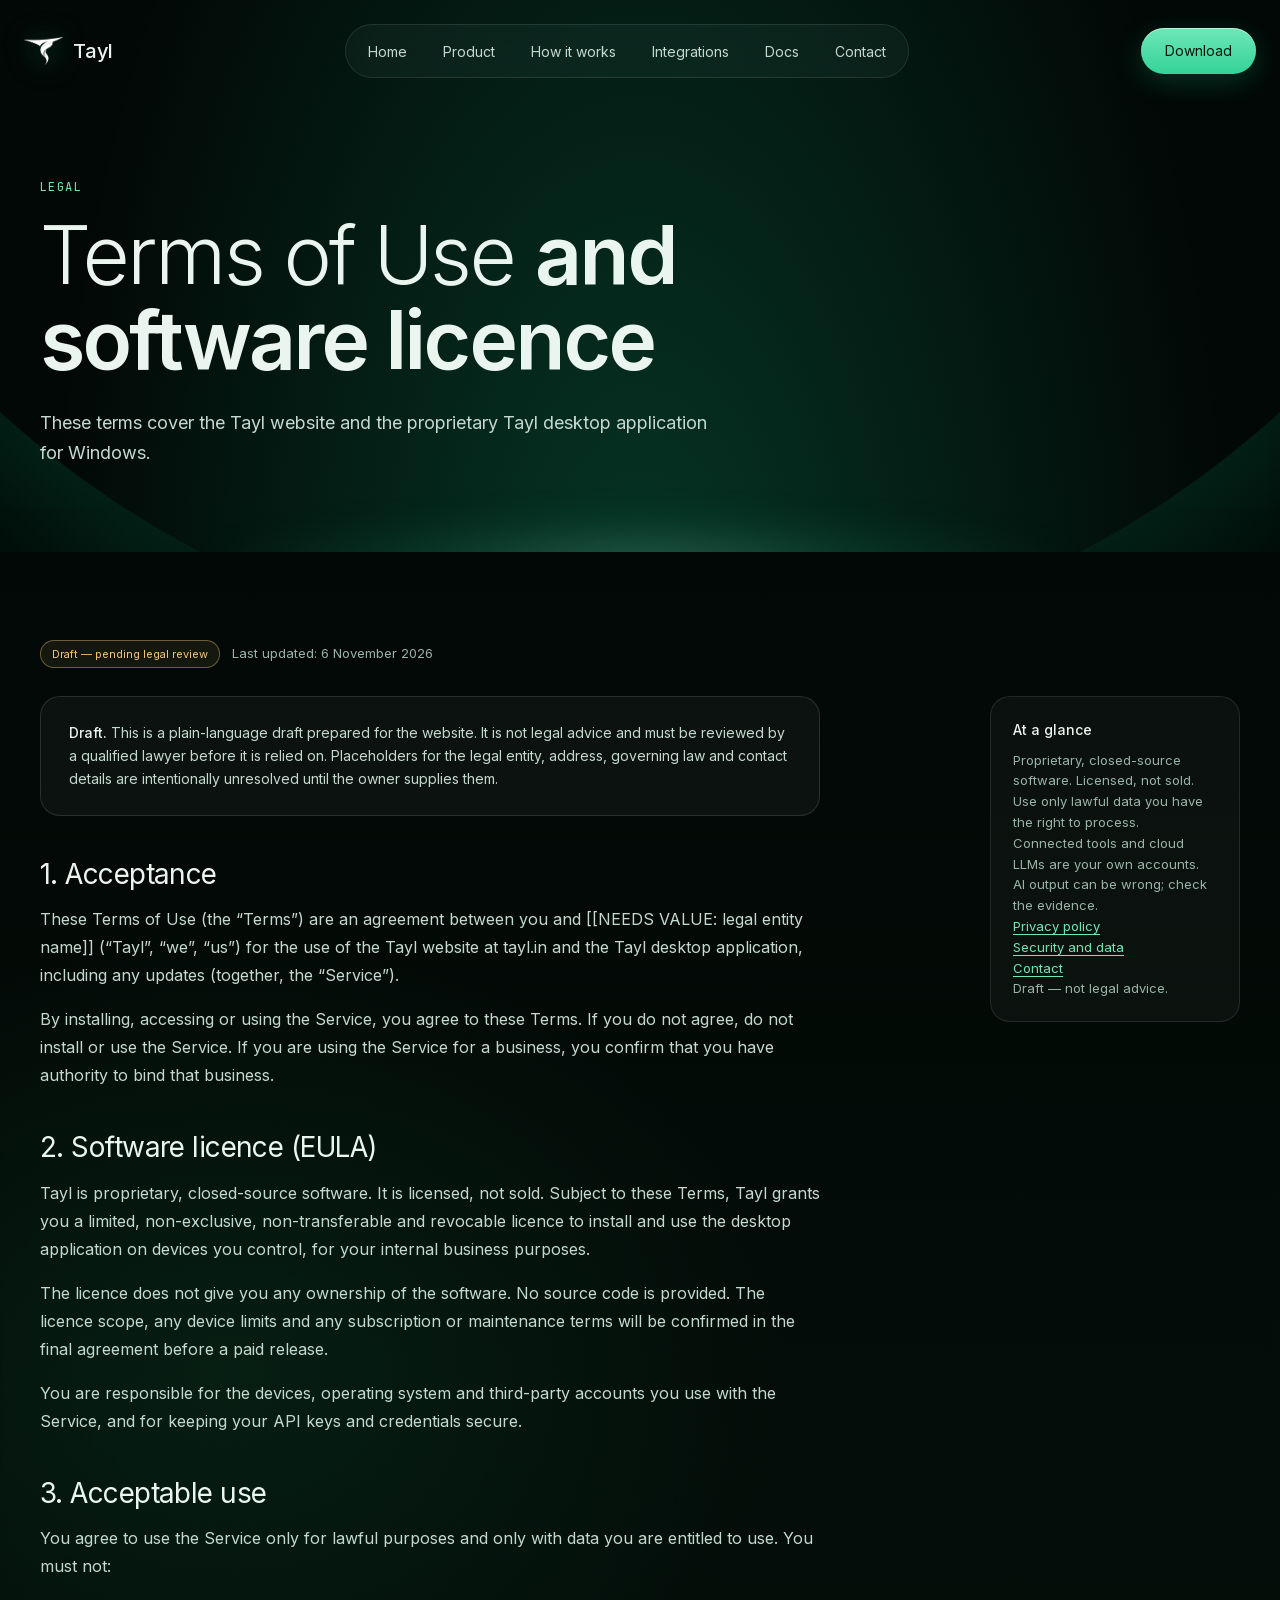
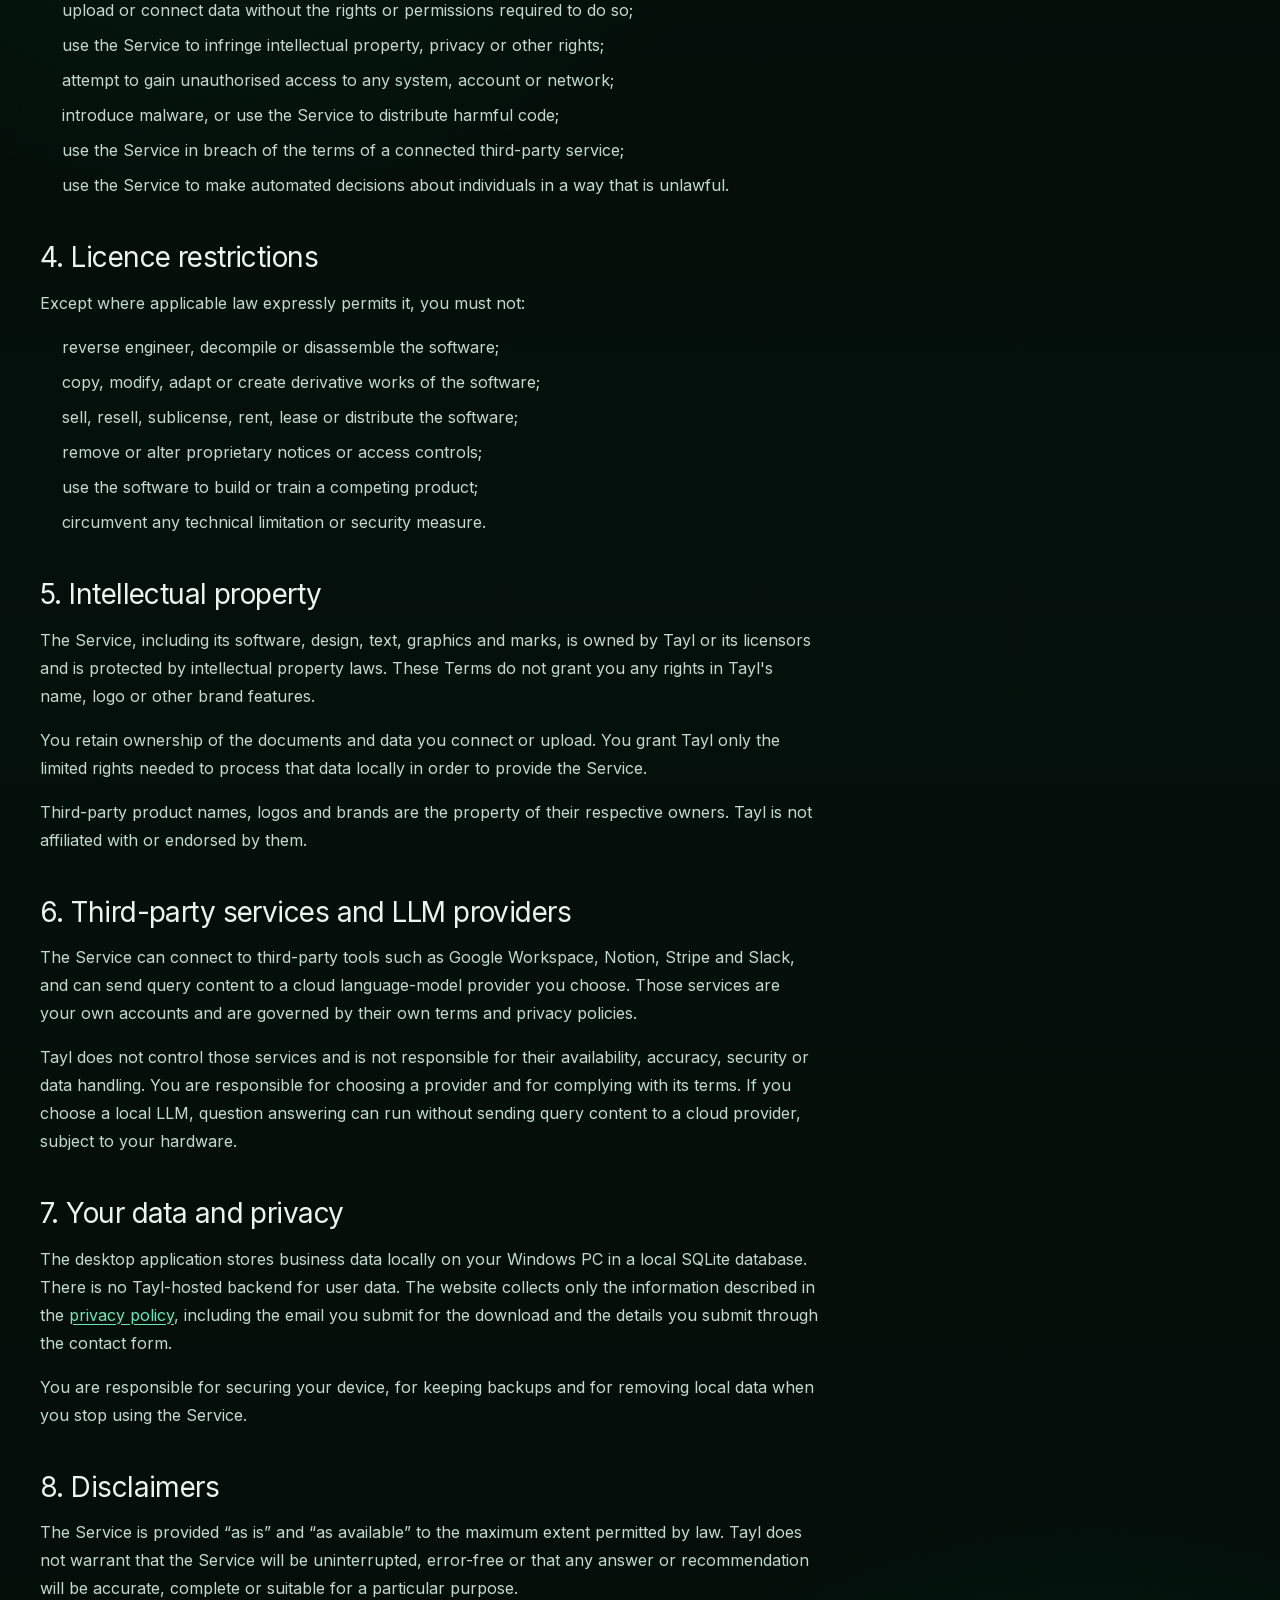
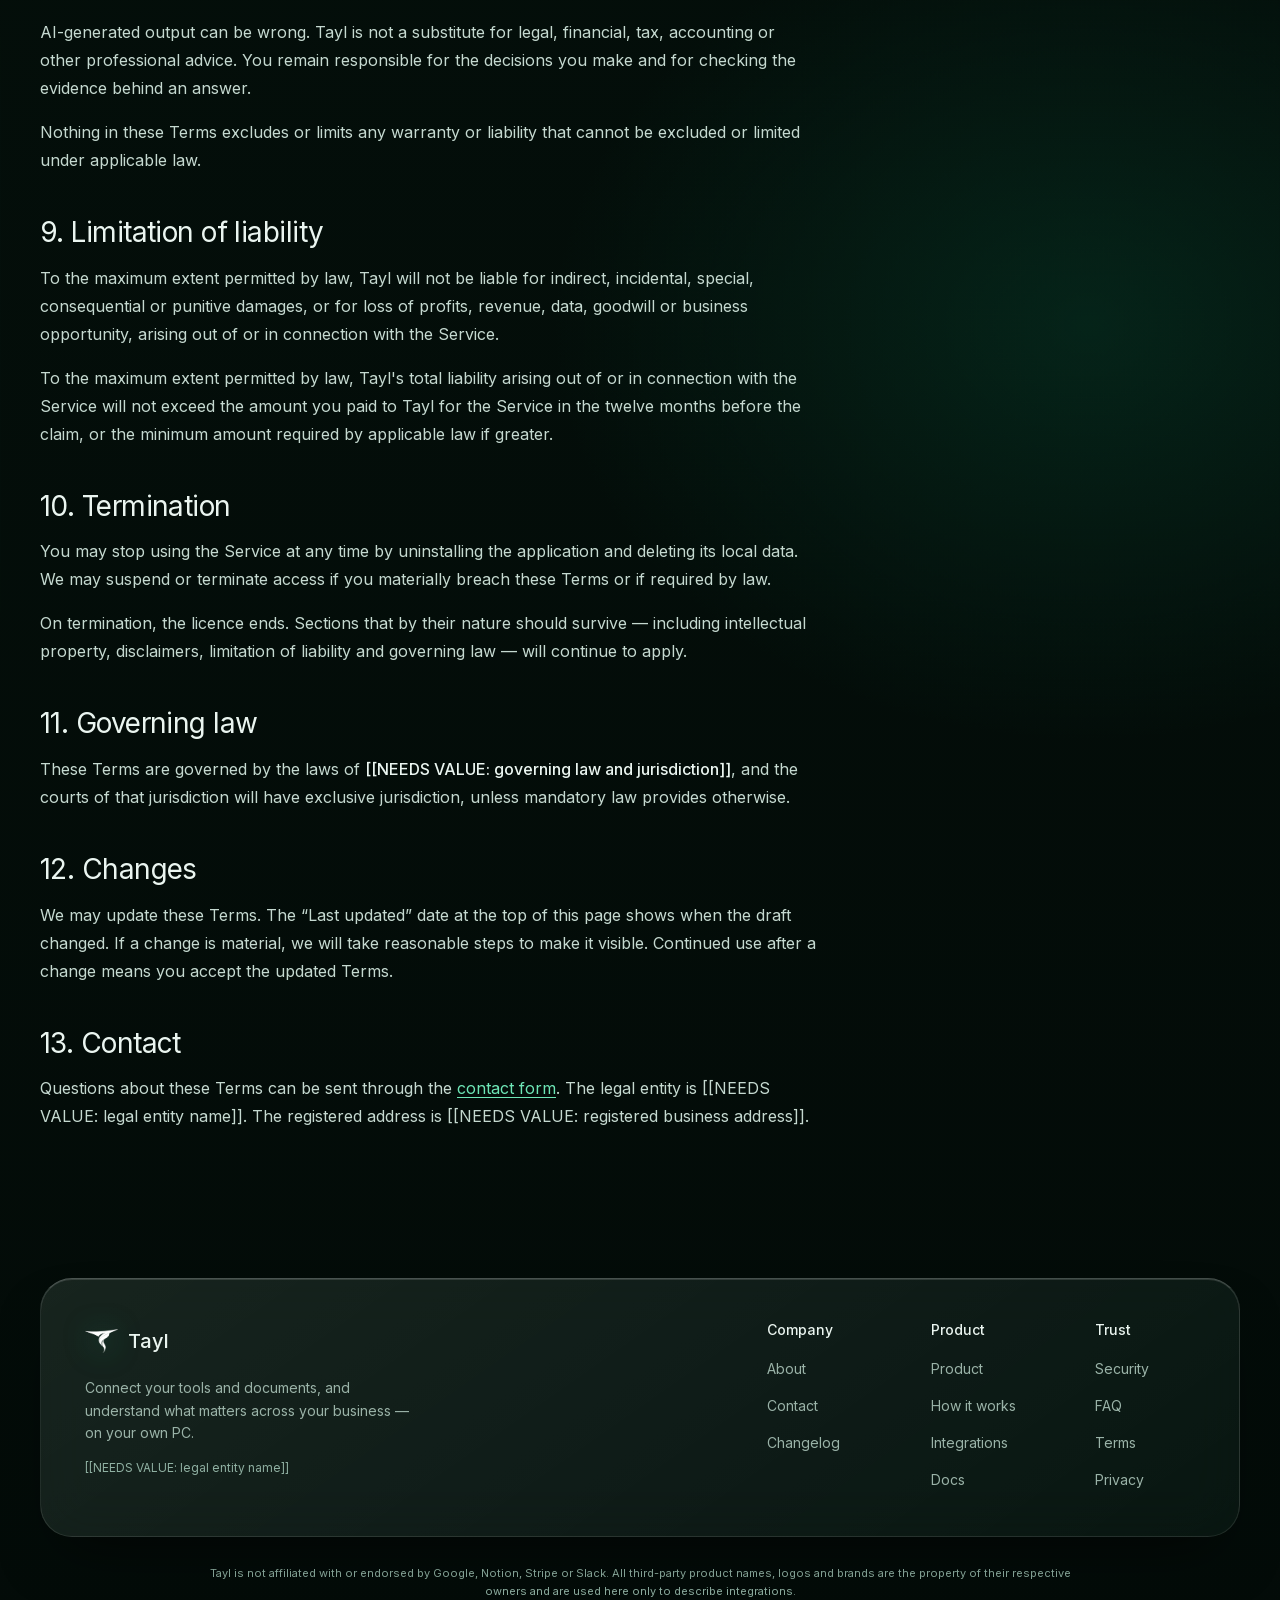
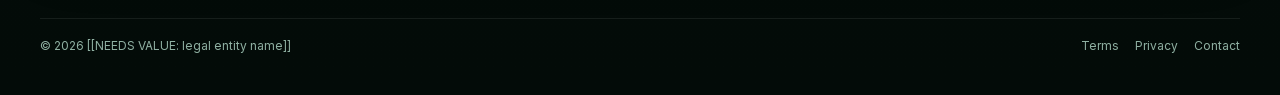
<file: terms/index.html>
<!DOCTYPE html><html lang="en" class="_0bjUvq_variable yT9lVq_variable"><head><meta charSet="utf-8"/><meta name="viewport" content="width=device-width, initial-scale=1"/><link rel="preload" href="/_next/static/media/07c7676b89ed2778-s.p.2bn3s6zvc0dyp.woff2" as="font" crossorigin="" type="font/woff2"/><link rel="preload" href="/_next/static/media/53897e768d329f66-s.p.3t6q91iet4nsy.woff2" as="font" crossorigin="" type="font/woff2"/><link rel="preload" as="image" href="/tayl-logo-mark.png"/><link rel="stylesheet" href="/_next/static/chunks/3nd7hzq4lrant.css" data-precedence="next"/><link rel="preload" as="script" fetchPriority="low" href="/_next/static/chunks/2cy99g62ksls-.js"/><script src="/_next/static/chunks/2cjj6_kuijzr9.js" async=""></script><script src="/_next/static/chunks/38wna7vhf49b2.js" async=""></script><script src="/_next/static/chunks/442vfx08j-nf1.js" async=""></script><script src="/_next/static/chunks/turbopack-3-ry682tkyiqk.js" async=""></script><script src="/_next/static/chunks/1bi7x5td0u_f3.js" async=""></script><script src="/_next/static/chunks/0p9oeq57evo_q.js" async=""></script><script src="/_next/static/chunks/3k7w5_gj_jhl8.js" async=""></script><script src="/_next/static/chunks/24fjku2dnxh0z.js" async=""></script><script src="/_next/static/chunks/1b41gz3xdmkzc.js" async=""></script><meta name="theme-color" content="#010503"/><meta name="color-scheme" content="dark"/><title>Terms of Use — Tayl</title><meta name="description" content="Draft Terms of Use and software licence for Tayl, a proprietary Windows desktop application. Acceptable use, intellectual property, third-party services, disclaimers and liability."/><meta name="application-name" content="Tayl"/><link rel="canonical" href="https://www.tayl.in/terms/"/><meta property="og:title" content="Terms of Use"/><meta property="og:description" content="Draft Terms of Use and software licence for Tayl, a proprietary Windows desktop application. Acceptable use, intellectual property, third-party services, disclaimers and liability."/><meta property="og:url" content="https://www.tayl.in/terms/"/><meta property="og:site_name" content="Tayl"/><meta property="og:locale" content="en_GB"/><meta property="og:image" content="https://www.tayl.in/og.png"/><meta property="og:image:width" content="1200"/><meta property="og:image:height" content="630"/><meta property="og:image:alt" content="Terms of Use — Tayl"/><meta property="og:type" content="website"/><meta name="twitter:card" content="summary_large_image"/><meta name="twitter:title" content="Terms of Use"/><meta name="twitter:description" content="Draft Terms of Use and software licence for Tayl, a proprietary Windows desktop application. Acceptable use, intellectual property, third-party services, disclaimers and liability."/><meta name="twitter:image" content="https://www.tayl.in/og.png"/><link rel="icon" href="/favicon.ico?favicon.13a0b25-iipy6.ico" sizes="48x48" type="image/x-icon"/><link rel="icon" href="/icon.png?icon.047p-jxouo-me.png" sizes="512x512" type="image/png"/><link rel="apple-touch-icon" href="/apple-icon.png?apple-icon.252szw-sd3a4i.png" sizes="180x180" type="image/png"/><meta name="next-size-adjust" content=""/><meta name="referrer" content="strict-origin-when-cross-origin"/><script src="/_next/static/chunks/0cz1d0mv5g_q7.js" noModule=""></script></head><body><div hidden=""><!--$--><!--/$--></div><a href="#main" class="skip-link">Skip to content</a><header class="site-header"><div class="nav-shell"><a class="nav-brand focus-ring" aria-label="Tayl home" href="/"><img alt="" aria-hidden="true" width="42" height="30" decoding="async" data-nimg="1" class="site-logo" style="color:transparent" src="/tayl-logo-mark.png"/><span>Tayl</span></a><nav class="nav-links" aria-label="Primary"><a class="nav-link focus-ring " href="/">Home</a><a class="nav-link focus-ring " href="/product/">Product</a><a class="nav-link focus-ring " href="/how-it-works/">How it works</a><a class="nav-link focus-ring " href="/integrations/">Integrations</a><a class="nav-link focus-ring " href="/docs/">Docs</a><a class="nav-link focus-ring " href="/contact/">Contact</a></nav><div class="nav-actions"><a class="pill-button pill-button--solid focus-ring  nav-download focus-ring" href="https://www.mediafire.com/file/8qnl97zwieaw5ee/Tayl_Setup_0.0.0.exe/file"><span>Download</span></a><button type="button" class="menu-toggle focus-ring" aria-expanded="false" aria-controls="mobile-navigation"><span class="sr-only">Open menu</span><span class="menu-icon " aria-hidden="true"><span></span><span></span></span></button></div></div><div id="mobile-navigation" class="mobile-panel" hidden="" aria-label="Mobile navigation"><nav aria-label="Mobile primary"><a class="mobile-link focus-ring " href="/">Home</a><a class="mobile-link focus-ring " href="/product/">Product</a><a class="mobile-link focus-ring " href="/how-it-works/">How it works</a><a class="mobile-link focus-ring " href="/integrations/">Integrations</a><a class="mobile-link focus-ring " href="/docs/">Docs</a><a class="mobile-link focus-ring " href="/contact/">Contact</a><a class="pill-button pill-button--solid focus-ring  mobile-download" href="/download/"><span>Download for Windows</span></a></nav></div></header><main id="main"><header class="page-hero"><div class="page-hero__sphere" aria-hidden="true"></div><div class="page-hero__flare" aria-hidden="true"></div><div class="container page-hero__inner"><p class="eyebrow">Legal</p><h1>Terms of Use <strong>and software licence</strong></h1><div class="page-hero__description">These terms cover the Tayl website and the proprietary Tayl desktop application for Windows.</div></div></header><section class="section section--tight"><div class="container"><div class="legal-meta"><span class="draft-badge">Draft — pending legal review</span><span>Last updated: <!-- -->6 November 2026</span></div><div class="legal-layout"><div class="prose"><div class="notice notice--neutral"><strong>Draft.</strong> This is a plain-language draft prepared for the website. It is not legal advice and must be reviewed by a qualified lawyer before it is relied on. Placeholders for the legal entity, address, governing law and contact details are intentionally unresolved until the owner supplies them.</div><section id="acceptance"><h2>1. Acceptance</h2><p>These Terms of Use (the “Terms”) are an agreement between you and<!-- --> <!-- -->[[NEEDS VALUE: legal entity name]]<!-- --> (“Tayl”, “we”, “us”) for the use of the Tayl website at tayl.in and the Tayl desktop application, including any updates (together, the “Service”).</p><p>By installing, accessing or using the Service, you agree to these Terms. If you do not agree, do not install or use the Service. If you are using the Service for a business, you confirm that you have authority to bind that business.</p></section><section id="licence"><h2>2. Software licence (EULA)</h2><p>Tayl is proprietary, closed-source software. It is licensed, not sold. Subject to these Terms, Tayl grants you a limited, non-exclusive, non-transferable and revocable licence to install and use the desktop application on devices you control, for your internal business purposes.</p><p>The licence does not give you any ownership of the software. No source code is provided. The licence scope, any device limits and any subscription or maintenance terms will be confirmed in the final agreement before a paid release.</p><p>You are responsible for the devices, operating system and third-party accounts you use with the Service, and for keeping your API keys and credentials secure.</p></section><section id="acceptable-use"><h2>3. Acceptable use</h2><p>You agree to use the Service only for lawful purposes and only with data you are entitled to use. You must not:</p><ul><li>upload or connect data without the rights or permissions required to do so;</li><li>use the Service to infringe intellectual property, privacy or other rights;</li><li>attempt to gain unauthorised access to any system, account or network;</li><li>introduce malware, or use the Service to distribute harmful code;</li><li>use the Service in breach of the terms of a connected third-party service;</li><li>use the Service to make automated decisions about individuals in a way that is unlawful.</li></ul></section><section id="restrictions"><h2>4. Licence restrictions</h2><p>Except where applicable law expressly permits it, you must not:</p><ul><li>reverse engineer, decompile or disassemble the software;</li><li>copy, modify, adapt or create derivative works of the software;</li><li>sell, resell, sublicense, rent, lease or distribute the software;</li><li>remove or alter proprietary notices or access controls;</li><li>use the software to build or train a competing product;</li><li>circumvent any technical limitation or security measure.</li></ul></section><section id="ip"><h2>5. Intellectual property</h2><p>The Service, including its software, design, text, graphics and marks, is owned by Tayl or its licensors and is protected by intellectual property laws. These Terms do not grant you any rights in Tayl&#x27;s name, logo or other brand features.</p><p>You retain ownership of the documents and data you connect or upload. You grant Tayl only the limited rights needed to process that data locally in order to provide the Service.</p><p>Third-party product names, logos and brands are the property of their respective owners. Tayl is not affiliated with or endorsed by them.</p></section><section id="third-parties"><h2>6. Third-party services and LLM providers</h2><p>The Service can connect to third-party tools such as Google Workspace, Notion, Stripe and Slack, and can send query content to a cloud language-model provider you choose. Those services are your own accounts and are governed by their own terms and privacy policies.</p><p>Tayl does not control those services and is not responsible for their availability, accuracy, security or data handling. You are responsible for choosing a provider and for complying with its terms. If you choose a local LLM, question answering can run without sending query content to a cloud provider, subject to your hardware.</p></section><section id="data"><h2>7. Your data and privacy</h2><p>The desktop application stores business data locally on your Windows PC in a local SQLite database. There is no Tayl-hosted backend for user data. The website collects only the information described in the <a href="/privacy/">privacy policy</a>, including the email you submit for the download and the details you submit through the contact form.</p><p>You are responsible for securing your device, for keeping backups and for removing local data when you stop using the Service.</p></section><section id="disclaimer"><h2>8. Disclaimers</h2><p>The Service is provided “as is” and “as available” to the maximum extent permitted by law. Tayl does not warrant that the Service will be uninterrupted, error-free or that any answer or recommendation will be accurate, complete or suitable for a particular purpose.</p><p>AI-generated output can be wrong. Tayl is not a substitute for legal, financial, tax, accounting or other professional advice. You remain responsible for the decisions you make and for checking the evidence behind an answer.</p><p>Nothing in these Terms excludes or limits any warranty or liability that cannot be excluded or limited under applicable law.</p></section><section id="liability"><h2>9. Limitation of liability</h2><p>To the maximum extent permitted by law, Tayl will not be liable for indirect, incidental, special, consequential or punitive damages, or for loss of profits, revenue, data, goodwill or business opportunity, arising out of or in connection with the Service.</p><p>To the maximum extent permitted by law, Tayl&#x27;s total liability arising out of or in connection with the Service will not exceed the amount you paid to Tayl for the Service in the twelve months before the claim, or the minimum amount required by applicable law if greater.</p></section><section id="termination"><h2>10. Termination</h2><p>You may stop using the Service at any time by uninstalling the application and deleting its local data. We may suspend or terminate access if you materially breach these Terms or if required by law.</p><p>On termination, the licence ends. Sections that by their nature should survive — including intellectual property, disclaimers, limitation of liability and governing law — will continue to apply.</p></section><section id="governing-law"><h2>11. Governing law</h2><p>These Terms are governed by the laws of<!-- --> <strong>[[NEEDS VALUE: governing law and jurisdiction]]</strong>, and the courts of that jurisdiction will have exclusive jurisdiction, unless mandatory law provides otherwise.</p></section><section id="changes"><h2>12. Changes</h2><p>We may update these Terms. The “Last updated” date at the top of this page shows when the draft changed. If a change is material, we will take reasonable steps to make it visible. Continued use after a change means you accept the updated Terms.</p></section><section id="contact"><h2>13. Contact</h2><p>Questions about these Terms can be sent through the<!-- --> <a href="/contact/">contact form</a>. The legal entity is<!-- --> <!-- -->[[NEEDS VALUE: legal entity name]]<!-- -->. The registered address is<!-- --> <!-- -->[[NEEDS VALUE: registered business address]]<!-- -->.</p></section></div><aside class="legal-aside" aria-label="Terms summary"><strong>At a glance</strong><p>Proprietary, closed-source software. Licensed, not sold.</p><p>Use only lawful data you have the right to process.</p><p>Connected tools and cloud LLMs are your own accounts.</p><p>AI output can be wrong; check the evidence.</p><p><a href="/privacy/">Privacy policy</a><br/><a href="/security/">Security and data</a><br/><a href="/contact/">Contact</a></p><p class="small muted">Draft — not legal advice.</p></aside></div></div></section></main><!--$--><!--/$--><footer class="site-footer"><div class="container"><div class="footer-window"><div class="footer-intro"><a class="nav-brand focus-ring" aria-label="Tayl home" href="/"><img alt="" aria-hidden="true" loading="lazy" width="45" height="32" decoding="async" data-nimg="1" class="site-logo" style="color:transparent" src="/tayl-logo-mark.png"/><span>Tayl</span></a><p>Connect your tools and documents, and understand what matters across your business — on your own PC.</p><p class="footer-company">[[NEEDS VALUE: legal entity name]]</p></div><div class="footer-columns"><div><strong>Company</strong><a class="focus-ring" href="/about/">About</a><a class="focus-ring" href="/contact/">Contact</a><a class="focus-ring" href="/changelog/">Changelog</a></div><div><strong>Product</strong><a class="focus-ring" href="/product/">Product</a><a class="focus-ring" href="/how-it-works/">How it works</a><a class="focus-ring" href="/integrations/">Integrations</a><a class="focus-ring" href="/docs/">Docs</a></div><div><strong>Trust</strong><a class="focus-ring" href="/security/">Security</a><a class="focus-ring" href="/faq/">FAQ</a><a class="focus-ring" href="/terms/">Terms</a><a class="focus-ring" href="/privacy/">Privacy</a></div></div></div><div class="footer-meta"><p class="footer-disclaimer">Tayl is not affiliated with or endorsed by Google, Notion, Stripe or Slack. All third-party product names, logos and brands are the property of their respective owners and are used here only to describe integrations.</p><div class="footer-meta-row"><p>© <!-- -->2026<!-- --> <!-- -->[[NEEDS VALUE: legal entity name]]</p><div class="footer-small-links"><a class="focus-ring" href="/terms/">Terms</a><a class="focus-ring" href="/privacy/">Privacy</a><a class="focus-ring" href="/contact/">Contact</a></div></div></div></div></footer><noscript><style>.reveal{opacity:1 !important;transform:none !important}</style></noscript><script id="_R_">(globalThis["TURBOPACK"] || (globalThis["TURBOPACK"] = [])).push({"otherChunks":["static/chunks/2cy99g62ksls-.js","static/chunks/2cjj6_kuijzr9.js","static/chunks/38wna7vhf49b2.js","static/chunks/442vfx08j-nf1.js"],"runtimeModuleIds":[94814]});</script><script src="/_next/static/chunks/2cy99g62ksls-.js" async=""></script><script>(self.__next_f=self.__next_f||[]).push([0])</script><script>self.__next_f.push([1,"1:\"$Sreact.fragment\"\n2:\"/_next/static/chunks/1bi7x5td0u_f3.js\"\n3:\"/_next/static/chunks/0p9oeq57evo_q.js\"\n4:I[19250,[\"$2\",\"$3\"],\"SiteHeader\"]\n5:I[73946,[\"$2\",\"$3\"],\"default\"]\n6:\"/_next/static/chunks/3k7w5_gj_jhl8.js\"\n7:I[836,[\"$2\",\"$3\",\"$6\"],\"default\"]\n8:I[45514,[\"$2\",\"$3\"],\"default\"]\n9:\"/_next/static/chunks/24fjku2dnxh0z.js\"\na:I[29993,[\"$2\",\"$3\",\"$9\"],\"Orb\"]\nb:I[42367,[\"$2\",\"$3\"],\"\"]\nc:I[6353,[\"$2\",\"$3\"],\"Image\"]\n16:\"/_next/static/chunks/1b41gz3xdmkzc.js\"\n17:I[66083,[\"$2\",\"$3\",\"$16\"],\"default\"]\n:HL[\"/_next/static/chunks/3nd7hzq4lrant.css\",\"style\"]\n:HL[\"/_next/static/media/07c7676b89ed2778-s.p.2bn3s6zvc0dyp.woff2\",\"font\",{\"crossOrigin\":\"\",\"type\":\"font/woff2\"}]\n:HL[\"/_next/static/media/53897e768d329f66-s.p.3t6q91iet4nsy.woff2\",\"font\",{\"crossOrigin\":\"\",\"type\":\"font/woff2\"}]\n12:X\n13:[[\"children\",{\"s\":\"__PAGE__\",\"h\":512,\"d\":{\"r\":\"$L14\",\"p\":false,\"v\":null}}]]\n10:[[\"children\",{\"s\":\"terms\",\"h\":512,\"d\":{\"r\":\"$L11\",\"p\":false,\"v\":\"$12\"},\"c\":\"$Q13\"}]]\n0:{\"P\":null,\"c\":[\"\",\"terms\",\"\"],\"q\":\"\",\"i\":false,\"t\":{\"t\":{\"s\":\"\",\"h\":528,\"d\":{\"r\":[\"$\",\"$1\",\"c\",{\"children\":[[[\"$\",\"link\",\"0\",{\"rel\":\"stylesheet\",\"href\":\"/_next/static/chunks/3nd7hzq4lrant.css\",\"precedence\":\"next\",\"crossOrigin\":\"$undefined\",\"nonce\":\"$undefined\"}],[\"$\",\"script\",\"script-0\",{\"src\":\"/_next/static/chunks/1bi7x5td0u_f3.js\",\"async\":true,\"nonce\":\"$undefined\"}],[\"$\",\"script\",\"script-1\",{\"src\":\"/_next/static/chunks/0p9oeq57evo_q.js\",\"async\":true,\"nonce\":\"$undefined\"}]],[\"$\",\"html\",null,{\"lang\":\"en\",\"className\":\"_0bjUvq_variable yT9lVq_variable\",\"children\":[\"$\",\"body\",null,{\"children\":[[\"$\",\"a\",null,{\"href\":\"#main\",\"className\":\"skip-link\",\"children\":\"Skip to content\"}],[\"$\",\"$L4\",null,{}],[\"$\",\"$L5\",null,{\"parallelRouterKey\":\"children\",\"error\":\"$7\",\"errorStyles\":[],\"errorScripts\":[[\"$\",\"script\",\"script-0\",{\"src\":\"/_next/static/chunks/3k7w5_gj_jhl8.js\",\"async\":true,\"nonce\":\"$undefined\"}]],\"template\":[\"$\",\"$L8\",null,{}],\"templateStyles\":\"$undefined\",\"templateScripts\":\"$undefined\",\"notFound\":[[\"$\",\"main\",null,{\"id\":\"main\",\"children\":[\"$\",\"section\",null,{\"className\":\"error-page\",\"children\":[[\"$\",\"div\",null,{\"className\":\"error-page__glow\",\"aria-hidden\":\"true\"}],[\"$\",\"div\",null,{\"className\":\"container\",\"children\":[[\"$\",\"div\",null,{\"className\":\"error-orb\",\"children\":[\"$\",\"$La\",null,{\"state\":\"searching\",\"size\":\"lg\",\"paused\":false,\"label\":\"Searching for the page\",\"decorative\":false}]}],[\"$\",\"p\",null,{\"className\":\"eyebrow\",\"children\":\"404\"}],[\"$\",\"h1\",null,{\"children\":\"This page is not here.\"}],[\"$\",\"p\",null,{\"children\":\"The link may be old, mistyped or pointing at something that has not been published yet. The home page and the documentation are good places to pick the thread back up.\"}],[\"$\",\"div\",null,{\"className\":\"error-page__actions\",\"children\":[[\"$\",\"$Lb\",null,{\"className\":\"pill-button pill-button--solid focus-ring pill-button--arrow\",\"href\":\"/\",\"children\":[[\"$\",\"span\",null,{\"children\":\"Back to home\"}],[\"$\",\"span\",null,{\"className\":\"arrow-circle\",\"aria-hidden\":\"true\",\"children\":[\"$\",\"svg\",null,{\"width\":\"18\",\"height\":\"18\",\"viewBox\":\"0 0 24 24\",\"fill\":\"none\",\"stroke\":\"currentColor\",\"strokeWidth\":\"2.4\",\"strokeLinecap\":\"round\",\"strokeLinejoin\":\"round\",\"children\":[\"$\",\"path\",null,{\"d\":\"M5 12h14M13 6l6 6-6 6\"}]}]}]]}],[\"$\",\"$Lb\",null,{\"className\":\"pill-button pill-button--dark focus-ring\",\"href\":\"/docs\",\"children\":[[\"$\",\"span\",null,{\"children\":\"Read the docs\"}],null]}]]}],[\"$\",\"p\",null,{\"className\":\"small muted\",\"style\":{\"marginTop\":22},\"children\":[\"Looking for the download? \",[\"$\",\"$Lb\",null,{\"href\":\"/download\",\"children\":\"Get Tayl for Windows\"}],\".\"]}]]}]]}]}],[]],\"forbidden\":\"$undefined\",\"unauthorized\":\"$undefined\"}],[\"$\",\"footer\",null,{\"className\":\"site-footer\",\"children\":[\"$\",\"div\",null,{\"className\":\"container\",\"children\":[[\"$\",\"div\",null,{\"className\":\"footer-window\",\"children\":[[\"$\",\"div\",null,{\"className\":\"footer-intro\",\"children\":[[\"$\",\"$Lb\",null,{\"href\":\"/\",\"className\":\"nav-brand focus-ring\",\"aria-label\":\"Tayl home\",\"children\":[[\"$\",\"$Lc\",null,{\"src\":\"/tayl-logo-mark.png\",\"alt\":\"\",\"aria-hidden\":\"true\",\"width\":45,\"height\":32,\"priority\":false,\"className\":\"site-logo\",\"sizes\":\"45px\"}],[\"$\",\"span\",null,{\"children\":\"Tayl\"}]]}],[\"$\",\"p\",null,{\"children\":\"Connect your tools and documents, and understand what matters across your business — on your own PC.\"}],[\"$\",\"p\",null,{\"className\":\"footer-company\",\"children\":[\"[[NEEDS VALUE: legal entity name]]\",null]}]]}],[\"$\",\"div\",null,{\"className\":\"footer-columns\",\"children\":[[\"$\",\"div\",\"Company\",{\"children\":[[\"$\",\"strong\",null,{\"children\":\"Company\"}],[[\"$\",\"$Lb\",\"/about\",{\"href\":\"/about\",\"className\":\"focus-ring\",\"children\":\"About\"}],[\"$\",\"$Lb\",\"/contact\",{\"href\":\"/contact\",\"className\":\"focus-ring\",\"children\":\"Contact\"}],[\"$\",\"$Lb\",\"/changelog\",{\"href\":\"/changelog\",\"className\":\"focus-ring\",\"children\":\"Changelog\"}]]]}],[\"$\",\"div\",\"Product\",{\"children\":[[\"$\",\"strong\",null,{\"children\":\"Product\"}],[[\"$\",\"$Lb\",\"/product\",{\"href\":\"/product\",\"className\":\"focus-ring\",\"children\":\"Product\"}],[\"$\",\"$Lb\",\"/how-it-works\",{\"href\":\"/how-it-works\",\"className\":\"focus-ring\",\"children\":\"How it works\"}],[\"$\",\"$Lb\",\"/integrations\",{\"href\":\"/integrations\",\"className\":\"focus-ring\",\"children\":\"Integrations\"}],[\"$\",\"$Lb\",\"/docs\",{\"href\":\"/docs\",\"className\":\"focus-ring\",\"children\":\"Docs\"}]]]}],[\"$\",\"div\",\"Trust\",{\"children\":[[\"$\",\"strong\",null,{\"children\":\"Trust\"}],[[\"$\",\"$Lb\",\"/security\",{\"href\":\"/security\",\"className\":\"focus-ring\",\"children\":\"Security\"}],[\"$\",\"$Lb\",\"/faq\",{\"href\":\"/faq\",\"className\":\"focus-ring\",\"children\":\"FAQ\"}],[\"$\",\"$Lb\",\"/terms\",{\"href\":\"/terms\",\"className\":\"focus-ring\",\"children\":\"Terms\"}],[\"$\",\"$Lb\",\"/privacy\",{\"href\":\"/privacy\",\"className\":\"focus-ring\",\"children\":\"Privacy\"}]]]}]]}]]}],[\"$\",\"div\",null,{\"className\":\"footer-meta\",\"children\":[[\"$\",\"p\",null,{\"className\":\"footer-disclaimer\",\"children\":\"Tayl is not affiliated with or endorsed by Google, Notion, Stripe or Slack. All third-party product names, logos and brands are the property of their respective owners and are used here only to describe integrations.\"}],\"$Ld\"]}]]}]}],\"$Le\",\"$Lf\",null]}]}]]}],\"p\":false,\"v\":null},\"c\":\"$Q10\"},\"h\":{\"r\":\"$L15\",\"p\":false,\"v\":null}},\"m\":\"$undefined\",\"G\":[\"$17\",[\"$L18\"]],\"S\":true,\"r\":\"$undefined\",\"s\":\"$undefined\",\"a\":\"$undefined\",\"l\":\"$undefined\",\"p\":\"$undefined\",\"d\":\"$undefined\",\"b\":\"a4uO-B8TLqkMVQFPsuDyP\"}\n26:\"ViewportBoundary\"\n27:I[247,[\"$2\",\"$3\"],\"$26\"]\n29:\"MetadataBoundary\"\n2a:I[247,[\"$2\",\"$3\"],\"$29\"]\n2b:\"$Sreact.suspense\"\nd:[\"$\",\"div\",null,{\"className\":\"footer-meta-row\",\"children\":[[\"$\",\"p\",null,{\"children\":[\"© \",2026,\" \",\"[[NEEDS VALUE: legal entity name]]\"]}],[\"$\",\"div\",null,{\"className\":\"footer-small-links\",\"children\":[[\"$\",\"$Lb\",null,{\"href\":\"/terms\",\"className\":\"focus-ring\",\"children\":\"Terms\"}],[\"$\",\"$Lb\",null,{\"href\":\"/privacy\",\"className\":\"focus-ring\",\"children\":\"Privacy\"}],[\"$\",\"$Lb\",null,{\"href\":\"/contact\",\"className\":\"focus-ring\",\"children\":\"Contact\"}],[]]}]]}]\n19:[\"$\",\"style\",null,{\"children\":\".reveal{opacity:1 !important;transform:none !important}\"}]\ne:[\"$\",\"noscript\",null,{\"children\":\"$19\"}]\nf:[\"$\",\"meta\",null,{\"name\":\"referrer\",\"content\":\"strict-origin-when-cross-origin\"}]\n11:[\"$\",\"$1\",\"c\",{\"children\":[null,[\"$\",\"$L5\",null,{\"parallelRouterKey\":\"children\",\"error\":\"$undefined\",\"errorStyles\":\"$undefined\",\"errorScripts\":\"$undefined\",\"template\":[\"$\",\"$L8\",null,{}],\"templateStyles\":\"$undefined\",\"templateScripts\":\"$undefined\",\"notFound\":\"$undefined\",\"forbidden\":\"$undefined\",\"unauthorized\":\"$undefined\"}]]}]\n14:[\"$\",\"$1\",\"c\",{\"children\":[[\"$\",\"main\",null,{\"id\":\"main\",\"children\":[[\"$\",\"header\",null,{\"className\":\"page-hero\",\"children\":[[\"$\",\"div\",null,{\"className\":\"page-hero__sphere\",\"aria-hidden\":\"true\"}],[\"$\",\"div\",null,{\"className\":\"page-hero__flare\",\"aria-hidden\":\"true\"}],[\"$\",\"div\",null,{\"className\":\"container page-hero__inner\",\"children\":[[\"$\",\"p\",null,{\"className\":\"eyebrow\",\"children\":\"Legal\"}],[\"$\",\"h1\",null,{\"children\":[\"Terms of Use \",[\"$\",\"strong\",null,{\"children\":\"and software licence\"}]]}],[\"$\",\"div\",null,{\"className\":\"page-hero__description\",\"children\":\"These terms cover the Tayl website and the proprietary Tayl desktop application for Windows.\"}],null,\"$undefined\"]}]]}],[\"$\",\"section\",null,{\"className\":\"section section--tight\",\"children\":[\"$\",\"div\",null,{\"className\":\"container\",\"children\":[[\"$\",\"div\",null,{\"className\":\"legal-meta\",\"children\":[[\"$\",\"span\",null,{\"className\":\"draft-badge\",\"children\":\"Draft — pending legal review\"}],[\"$\",\"span\",null,{\"children\":[\"Last updated: \",\"6 November 2026\"]}]]}],[\"$\",\"div\",null,{\"className\":\"legal-layout\",\"children\":[[\"$\",\"div\",null,{\"className\":\"prose\",\"children\":[[\"$\",\"div\",null,{\"className\":\"notice notice--neutral\",\"children\":[[\"$\",\"strong\",null,{\"children\":\"Draft.\"}],\" This is a plain-language draft prepared for the website. It is not legal advice and must be reviewed by a qualified lawyer before it is relied on. Placeholders for the legal entity, address, governing law and contact details are intentionally unresolved until the owner supplies them.\"]}],[\"$\",\"section\",null,{\"id\":\"acceptance\",\"children\":[[\"$\",\"h2\",null,{\"children\":\"1. Acceptance\"}],[\"$\",\"p\",null,{\"children\":[\"These Terms of Use (the “Terms”) are an agreement between you and\",\" \",\"[[NEEDS VALUE: legal entity name]]\",\" (“Tayl”, “we”, “us”) for the use of the Tayl website at tayl.in and the Tayl desktop application, including any updates (together, the “Service”).\"]}],[\"$\",\"p\",null,{\"children\":\"By installing, accessing or using the Service, you agree to these Terms. If you do not agree, do not install or use the Service. If you are using the Service for a business, you confirm that you have authority to bind that business.\"}]]}],[\"$\",\"section\",null,{\"id\":\"licence\",\"children\":[[\"$\",\"h2\",null,{\"children\":\"2. Software licence (EULA)\"}],[\"$\",\"p\",null,{\"children\":\"Tayl is proprietary, closed-source software. It is licensed, not sold. Subject to these Terms, Tayl grants you a limited, non-exclusive, non-transferable and revocable licence to install and use the desktop application on devices you control, for your internal business purposes.\"}],[\"$\",\"p\",null,{\"children\":\"The licence does not give you any ownership of the software. No source code is provided. The licence scope, any device limits and any subscription or maintenance terms will be confirmed in the final agreement before a paid release.\"}],[\"$\",\"p\",null,{\"children\":\"You are responsible for the devices, operating system and third-party accounts you use with the Service, and for keeping your API keys and credentials secure.\"}]]}],[\"$\",\"section\",null,{\"id\":\"acceptable-use\",\"children\":[[\"$\",\"h2\",null,{\"children\":\"3. Acceptable use\"}],[\"$\",\"p\",null,{\"children\":\"You agree to use the Service only for lawful purposes and only with data you are entitled to use. You must not:\"}],[\"$\",\"ul\",null,{\"children\":[[\"$\",\"li\",null,{\"children\":\"upload or connect data without the rights or permissions required to do so;\"}],[\"$\",\"li\",null,{\"children\":\"use the Service to infringe intellectual property, privacy or other rights;\"}],[\"$\",\"li\",null,{\"children\":\"attempt to gain unauthorised access to any system, account or network;\"}],[\"$\",\"li\",null,{\"children\":\"introduce malware, or use the Service to distribute harmful code;\"}],[\"$\",\"li\",null,{\"children\":\"use the Service in breach of the terms of a connected third-party service;\"}],[\"$\",\"li\",null,{\"children\":\"use the Service to make automated decisions about individuals in a way that is unlawful.\"}]]}]]}],\"$L1a\",\"$L1b\",\"$L1c\",\"$L1d\",\"$L1e\",\"$L1f\",\"$L20\",\"$L21\",\"$L22\",\"$L23\"]}],\"$L24\"]}]]}]}]]}],null,\"$L25\"]}]\n15:[\"$\",\"$1\",\"h\",{\"children\":[null,[\"$\",\"$L27\",null,{\"children\":\"$L28\"}],[\"$\",\"$L2a\",null,{\"children\":[[\"$\",\"div\",null,{\"hidden\":true,\"children\":[\"$\",\"$2b\",null,{\"name\":\"Next.Metadata\",\"children\":\"$L2c\"}]}],null]}],[\"$\",\"meta\",null,{\"name\":\"next-size-adjust\",\"content\":\"\"}]]}]\n18:[\"$\",\"link\",\"0\",{\"rel\":\"stylesheet\",\"href\":\"/_next/static/chunks/3nd7hzq4lrant.css\",\"precedence\":\"next\",\"crossOrigin\":\"$undefined\",\"nonce\":\"$undefined\"}]\n2d:I[247,[\"$2\",\"$3\"],\"OutletBoundary\"]\n12:C\n1a:[\"$\",\"section\",null,{\"id\":\"restrictions\",\"children\":[[\"$\",\"h2\",null,{\"children\":\"4. Licence restrictions\"}],[\"$\",\"p\",null,{\"children\":\"Except where applicable law expressly permits it, you must not:\"}],[\"$\",\"ul\",null,{\"children\":[[\"$\",\"li\",null,{\"children\":\"reverse engineer, decompile or disassemble the software;\"}],[\"$\",\"li\",null,{\"children\":\"copy, modify, adapt or create derivative works of the software;\"}],[\"$\",\"li\",null,{\"children\":\"sell, resell, sublicense, rent, lease or distribute the software;\"}],[\"$\",\"li\",null,{\"children\":\"remove or alter proprietary notices or access controls;\"}],[\"$\",\"li\",null,{\"children\":\"use the software to build or train a competing product;\"}],[\"$\",\"li\",null,{\"children\":\"circumvent any technical limitation or security measure.\"}]]}]]}]\n1b:[\"$\",\"section\",null,{\"id\":\"ip\",\"children\":[[\"$\",\"h2\",null,{\"children\":\"5. Intellectual property\"}],[\"$\",\"p\",null,{\"children\":\"The Service, including its software, design, text, graphics and marks, is owned by Tayl or its licensors and is protected by intellectual property laws. These Terms do not grant you any rights in Tayl's name, logo or other brand features.\"}],[\"$\",\"p\",null,{\"children\":\"You retain ownership of the documents and data you connect or upload. You grant Tayl only the limited rights needed to process that data locally in order to provide the Service.\"}],[\"$\",\"p\",null,{\"children\":\"Third-party product names, logos and brands are the property of their respective owners. Tayl is not affiliated with or endorsed by them.\"}]]}]\n1c:[\"$\",\"section\",null,{\"id\":\"third-parties\",\"children\":[[\"$\",\"h2\",null,{\"children\":\"6. Third-party services and LLM providers\"}],[\"$\",\"p\",null,{\"children\":\"The Service can connect to third-party tools such as Google Workspace, Notion, Stripe and Slack, and can send query content to a cloud language-model provider you choose. Those services are your own accounts and are governed by their own terms and privacy policies.\"}],[\"$\",\"p\",null,{\"children\":\"Tayl does not control those services and is not responsible for their availability, accuracy, security or data handling. You are responsible for choosing a provider and for complying with its terms. If you choose a local LLM, question answering can run without sending query content to a cloud provider, subject to your hardware.\"}]]}]\n1d:[\"$\",\"section\",null,{\"id\":\"data\",\"children\":[[\"$\",\"h2\",null,{\"children\":\"7. Your data and privacy\"}],[\"$\",\"p\",null,{\"children\":[\"The desktop application stores business data locally on your Windows PC in a local SQLite database. There is no Tayl-hosted backend for user data. The website collects only the information described in the \",[\"$\",\"$Lb\",null,{\"href\":\"/privacy\",\"children\":\"privacy policy\"}],\", including the email you submit for the download and the details you submit through the contact form.\"]}],[\"$\",\"p\",null,{\"children\":\"You are responsible for securing your device, for keeping backups and for removing local data when you stop using the Service.\"}]]}]\n1e:[\"$\",\"section\",null,{\"id\":\"disclaimer\",\"children\":[[\"$\",\"h2\",null,{\"children\":\"8. Disclaimers\"}],[\"$\",\"p\",null,{\"children\":\"The Service is provided “as is” and “as available” to the maximum extent permitted by law. Tayl does not warrant that the Service will be uninterrupted, error-free or that any answer or recommendation will be accurate, complete or suitable for a particular purpose.\"}],[\"$\",\"p\",null,{\"children\":\"AI-generated output can be wrong. Tayl is not a substitute for legal, financial, tax, accounting or other professional advice. You remain responsible for the decisions you make and for checking the evidence behind an answer.\"}],[\"$\",\"p\",null,{\"children\":\"Nothing in these Terms excludes or limits any warranty or liability that cannot be excluded or limited under applicable law.\"}]]}]\n1f:[\"$\",\"section\",null,{\"id\":\"liability\",\"children\":[[\"$\",\"h2\",null,{\"children\":\"9. Limitation of liability\"}],[\"$\",\"p\",null,{\"children\":\"To the maximum extent permitted by law, Tayl will not be liable for indirect, incidental, special, consequential or punitive damages, or for loss of profits, revenue, data, goodwill or business opportunity, arising out of or in connection with the Service.\"}],[\"$\",\"p\",null,{\"children\":\"To the maximum extent permitted by law, Tayl's total liability arising out of or in connection with the Service will not exceed the amount you paid to Tayl for the Service in the twelve months before the claim, or the minimum amount required by applicable law if greater.\"}]]}]\n20:[\"$\",\"section\",null,{\"id\":\"termination\",\"children\":[[\"$\",\"h2\",null,{\"children\":\"10. Termination\"}],[\"$\",\"p\",null,{\"children\":\"You may stop using the Service at any time by uninstalling the application and deleting its local data. We may suspend or terminate access if you materially breach these Terms or if required by law.\"}],[\"$\",\"p\",null,{\"children\":\"On termination, the licence ends. Sections that by their nature should survive — including intellectual property, disclaimers, limitation of liability and governing law — will continue to apply.\"}]]}]\n21:[\"$\",\"section\",null,{\"id\":\"governing-law\",\"children\":[[\"$\",\"h2\",null,{\"children\":\"11. Governing law\"}],[\"$\",\"p\",null,{\"children\":[\"These Terms are governed by the laws of\",\" \",[\"$\",\"strong\",null,{\"children\":\"[[NEEDS VALUE: governing law and jurisdiction]]\"}],\", and the courts of that jurisdiction will have exclusive jurisdiction, unless mandatory law provides otherwise.\"]}]]}]\n22:[\"$\",\"section\",null,{\"id\":\"changes\",\"children\":[[\"$\",\"h2\",null,{\"children\":\"12. Changes\"}],[\"$\",\"p\",null,{\"children\":\"We may update these Terms. The “Last updated” date at the top of this page shows when the draft changed. If a change is material, we will take reasonable steps to make it visible. Continued use after a change means you accept the updated Terms.\"}]]}]\n23:[\"$\",\"section\",null,{\"id\":\"contact\",\"children\":[[\"$\",\"h2\",null,{\"children\":\"13. Contact\"}],[\"$\",\"p\",null,{\"children\":[\"Questions about these Terms can be sent through the\",\" \",[\"$\",\"$Lb\",null,{\"href\":\"/contact\",\"children\":\"contact form\"}],\". The legal entity is\",\" \",\"[[NEEDS VALUE: legal entity name]]\",\". The registered address is\",\" \",\"[[NEEDS VALUE: registered business address]]\",\".\"]}]]}]\n24:[\"$\",\"aside\",null,{\"className\":\"legal-aside\",\"aria-label\":\"Terms summary\",\"children\":[[\"$\",\"strong\",null,{\"children\":\"At a glance\"}],[\"$\",\"p\",null,{\"children\":\"Proprietary, closed-source software. Licensed, not sold.\"}],[\"$\",\"p\",null,{\"children\":\"Use only lawful data you have the right to process.\"}],[\"$\",\"p\",null,{\"children\":\"Connected tools and cloud LLMs are your own accounts.\"}],[\"$\",\"p\",null,{\"children\":\"AI output can be wrong; check the evidence.\"}],[\"$\",\"p\",null,{\"children\":[[\"$\",\"$Lb\",null,{\"href\":\"/privacy\",\"children\":\"Privacy policy\"}],[\"$\",\"br\",null,{}],[\"$\",\"$Lb\",null,{\"href\":\"/security\",\"children\":\"Security and data\"}],[\"$\",\"br\",null,{}],[\"$\",\"$Lb\",null,{\"href\":\"/contact\",\"children\":\"Contact\"}]]}],[\"$\",\"p\",null,{\"className\":\"small muted\",\"children\":\"Draft — not legal advice.\"}]]}]\n25:[\"$\",\"$L2d\",null,{\"children\":[\"$\",\"$2b\",null,{\"name\":\"Next.MetadataOutlet\",\"children\":\"$@2e\"}]}]\n28:[[\"$\",\"meta\",\"0\",{\"charSet\":\"utf-8\"}],[\"$\",\"meta\",\"1\",{\"name\":\"viewport\",\"content\":\"width=device-width, initial-scale=1\"}],[\"$\",\"meta\",\"2\",{\"name\":\"theme-color\",\"content\":\"#010503\"}],[\"$\",\"meta\",\"3\",{\"name\":\"color-scheme\",\"content\":\"dark\"}]]\n2f:I[98851,[\"$2\",\"$3\"],\"IconMark\"]\n2c:[[\"$\",\"title\",\"0\",{\"children\":\"Terms of Use — Tayl\"}],[\"$\",\"meta\",\"1\",{\"name\":\"description\",\"content\":\"Draft Terms of Use and software licence for Tayl, a proprietary Windows desktop application. Acceptable use, intellectual property, third-party services, disclaimers and liability.\"}],[\"$\",\"meta\",\"2\",{\"name\":\"application-name\",\"content\":\"Tayl\"}],[\"$\",\"link\",\"3\",{\"rel\":\"canonical\",\"href\":\"https://www.tayl.in/terms/\"}],[\"$\",\"meta\",\"4\",{\"property\":\"og:title\",\"content\":\"Terms of Use\"}],[\"$\",\"meta\",\"5\",{\"property\":\"og:description\",\"content\":\"Draft Terms of Use and software licence for Tayl, a proprietary Windows desktop application. Acceptable use, intellectual property, third-party services, disclaimers and liability.\"}],[\"$\",\"meta\",\"6\",{\"property\":\"og:url\",\"content\":\"https://www.tayl.in/terms/\"}],[\"$\",\"meta\",\"7\",{\"property\":\"og:site_name\",\"content\":\"Tayl\"}],[\"$\",\"meta\",\"8\",{\"property\":\"og:locale\",\"content\":\"en_GB\"}],[\"$\",\"meta\",\"9\",{\"property\":\"og:image\",\"content\":\"https://www.tayl.in/og.png\"}],[\"$\",\"meta\",\"10\",{\"property\":\"og:image:width\",\"content\":\"1200\"}],[\"$\",\"meta\",\"11\",{\"property\":\"og:image:height\",\"content\":\"630\"}],[\"$\",\"meta\",\"12\",{\"property\":\"og:image:alt\",\"content\":\"Terms of Use — Tayl\"}],[\"$\",\"meta\",\"13\",{\"property\":\"og:type\",\"content\":\"website\"}],[\"$\",\"meta\",\"14\",{\"name\":\"twitter:card\",\"content\":\"summary_large_image\"}],[\"$\",\"meta\",\"15\",{\"name\":\"twitter:title\",\"content\":\"Terms of Use\"}],[\"$\",\"meta\",\"16\",{\"name\":\"twitter:description\",\"content\":\"Draft Terms of Use and software licence for Tayl, a proprietary Windows desktop application. Acceptable use, intellectual property, third-party services, disclaimers and liability.\"}],[\"$\",\"meta\",\"17\",{\"name\":\"twitter:image\",\"content\":\"https://www.tayl.in/og.png\"}],[\"$\",\"link\",\"18\",{\"rel\":\"icon\",\"href\":\"/favicon.ico?favicon.13a0b25-iipy6.ico\",\"sizes\":\"48x48\",\"type\":\"image/x-icon\"}],[\"$\",\"link\",\"19\",{\"rel\":\"icon\",\"href\":\"/icon.png?icon.047p-jxouo-me.png\",\"sizes\":\"512x512\",\"type\":\"image/png\"}],[\"$\",\"link\",\"20\",{\"rel\":\"apple-touch-icon\",\"href\":\"/apple-icon.png?apple-icon.252szw-sd3a4i.png\",\"sizes\":\"180x180\",\"type\":\"image/png\"}],[\"$\",\"$L2f\",\"21\",{}]]\n2e:null\n"])</script></body></html>
</file>
<file: _next/static/chunks/3nd7hzq4lrant.css>
@font-face{font-family:Inter;font-style:normal;font-weight:100 900;font-display:swap;src:url(../media/46a9e2f250689b4a-s.0-dom-5bn10r2.woff2)format("woff2");unicode-range:U+460-52F,U+1C80-1C8A,U+20B4,U+2DE0-2DFF,U+A640-A69F,U+FE2E-FE2F}@font-face{font-family:Inter;font-style:normal;font-weight:100 900;font-display:swap;src:url(../media/76b70a1dbe058eb5-s.1y4-pdgsjb-pw.woff2)format("woff2");unicode-range:U+301,U+400-45F,U+490-491,U+4B0-4B1,U+2116}@font-face{font-family:Inter;font-style:normal;font-weight:100 900;font-display:swap;src:url(../media/2fb76073e23fd9e4-s.3lvt2whj97whp.woff2)format("woff2");unicode-range:U+1F??}@font-face{font-family:Inter;font-style:normal;font-weight:100 900;font-display:swap;src:url(../media/6131cbbf5549afa2-s.2uwcyprjm3xu3.woff2)format("woff2");unicode-range:U+370-377,U+37A-37F,U+384-38A,U+38C,U+38E-3A1,U+3A3-3FF}@font-face{font-family:Inter;font-style:normal;font-weight:100 900;font-display:swap;src:url(../media/45462fd7b7c12654-s.0k62hbripvv8p.woff2)format("woff2");unicode-range:U+102-103,U+110-111,U+128-129,U+168-169,U+1A0-1A1,U+1AF-1B0,U+300-301,U+303-304,U+308-309,U+323,U+329,U+1EA0-1EF9,U+20AB}@font-face{font-family:Inter;font-style:normal;font-weight:100 900;font-display:swap;src:url(../media/ba63f6a0e436df8e-s.3-6t-g6q0vh0a.woff2)format("woff2");unicode-range:U+100-2BA,U+2BD-2C5,U+2C7-2CC,U+2CE-2D7,U+2DD-2FF,U+304,U+308,U+329,U+1D00-1DBF,U+1E00-1E9F,U+1EF2-1EFF,U+2020,U+20A0-20AB,U+20AD-20C4,U+2113,U+2C60-2C7F,U+A720-A7FF}@font-face{font-family:Inter;font-style:normal;font-weight:100 900;font-display:swap;src:url(../media/07c7676b89ed2778-s.p.2bn3s6zvc0dyp.woff2)format("woff2");unicode-range:U+??,U+131,U+152-153,U+2BB-2BC,U+2C6,U+2DA,U+2DC,U+304,U+308,U+329,U+2000-206F,U+20AC,U+2122,U+2191,U+2193,U+2212,U+2215,U+FEFF,U+FFFD}@font-face{font-family:Inter Fallback;src:local(Arial);ascent-override:90.44%;descent-override:22.52%;line-gap-override:0.0%;size-adjust:107.12%}._0bjUvq_className{font-family:Inter,Inter Fallback;font-style:normal}._0bjUvq_variable{--font-inter:"Inter", "Inter Fallback"}
@font-face{font-family:JetBrains Mono;font-style:normal;font-weight:100 800;font-display:swap;src:url(../media/258bd0ab5fdd762a-s.2f7nqdagzwx2-.woff2)format("woff2");unicode-range:U+460-52F,U+1C80-1C8A,U+20B4,U+2DE0-2DFF,U+A640-A69F,U+FE2E-FE2F}@font-face{font-family:JetBrains Mono;font-style:normal;font-weight:100 800;font-display:swap;src:url(../media/99a2019bdfa8519b-s.176arc174-8zp.woff2)format("woff2");unicode-range:U+301,U+400-45F,U+490-491,U+4B0-4B1,U+2116}@font-face{font-family:JetBrains Mono;font-style:normal;font-weight:100 800;font-display:swap;src:url(../media/44e0cb21b0d052b7-s.0bp8oijd_gu96.woff2)format("woff2");unicode-range:U+370-377,U+37A-37F,U+384-38A,U+38C,U+38E-3A1,U+3A3-3FF}@font-face{font-family:JetBrains Mono;font-style:normal;font-weight:100 800;font-display:swap;src:url(../media/f9cd5a77d065db98-s.1fby2rem9ngyr.woff2)format("woff2");unicode-range:U+102-103,U+110-111,U+128-129,U+168-169,U+1A0-1A1,U+1AF-1B0,U+300-301,U+303-304,U+308-309,U+323,U+329,U+1EA0-1EF9,U+20AB}@font-face{font-family:JetBrains Mono;font-style:normal;font-weight:100 800;font-display:swap;src:url(../media/954d21e04331b2ae-s.0vfdmo25voy_0.woff2)format("woff2");unicode-range:U+100-2BA,U+2BD-2C5,U+2C7-2CC,U+2CE-2D7,U+2DD-2FF,U+304,U+308,U+329,U+1D00-1DBF,U+1E00-1E9F,U+1EF2-1EFF,U+2020,U+20A0-20AB,U+20AD-20C4,U+2113,U+2C60-2C7F,U+A720-A7FF}@font-face{font-family:JetBrains Mono;font-style:normal;font-weight:100 800;font-display:swap;src:url(../media/53897e768d329f66-s.p.3t6q91iet4nsy.woff2)format("woff2");unicode-range:U+??,U+131,U+152-153,U+2BB-2BC,U+2C6,U+2DA,U+2DC,U+304,U+308,U+329,U+2000-206F,U+20AC,U+2122,U+2191,U+2193,U+2212,U+2215,U+FEFF,U+FFFD}@font-face{font-family:JetBrains Mono Fallback;src:local(Arial);ascent-override:75.79%;descent-override:22.29%;line-gap-override:0.0%;size-adjust:134.59%}.yT9lVq_className{font-family:JetBrains Mono,JetBrains Mono Fallback;font-style:normal}.yT9lVq_variable{--font-jetbrains-mono:"JetBrains Mono", "JetBrains Mono Fallback"}
@layer properties{@supports (((-webkit-hyphens:none)) and (not (margin-trim:inline))) or ((-moz-orient:inline) and (not (color:rgb(from red r g b)))){*,:before,:after,::backdrop{--tw-border-style:solid;--tw-shadow:0 0 #0000;--tw-shadow-color:initial;--tw-shadow-alpha:100%;--tw-inset-shadow:0 0 #0000;--tw-inset-shadow-color:initial;--tw-inset-shadow-alpha:100%;--tw-ring-color:initial;--tw-ring-shadow:0 0 #0000;--tw-inset-ring-color:initial;--tw-inset-ring-shadow:0 0 #0000;--tw-ring-inset:initial;--tw-ring-offset-width:0px;--tw-ring-offset-color:#fff;--tw-ring-offset-shadow:0 0 #0000;--tw-outline-style:solid;--tw-blur:initial;--tw-brightness:initial;--tw-contrast:initial;--tw-grayscale:initial;--tw-hue-rotate:initial;--tw-invert:initial;--tw-opacity:initial;--tw-saturate:initial;--tw-sepia:initial;--tw-drop-shadow:initial;--tw-drop-shadow-color:initial;--tw-drop-shadow-alpha:100%;--tw-drop-shadow-size:initial;--tw-ease:initial}}}@layer theme{:root,:host{--ease-out:cubic-bezier(0, 0, .2, 1);--default-transition-duration:.15s;--default-transition-timing-function:cubic-bezier(.4, 0, .2, 1);--default-font-family:var(--font-inter);--default-mono-font-family:var(--font-jetbrains-mono)}}@layer base{*,:after,:before,::backdrop{box-sizing:border-box;border:0 solid;margin:0;padding:0}::file-selector-button{box-sizing:border-box;border:0 solid;margin:0;padding:0}html,:host{-webkit-text-size-adjust:100%;tab-size:4;line-height:1.5;font-family:var(--default-font-family,-apple-system, BlinkMacSystemFont, "Segoe UI", Roboto, "Helvetica Neue", "Noto Sans", Arial, sans-serif, "Apple Color Emoji", "Segoe UI Emoji", "Segoe UI Symbol", "Noto Color Emoji");font-feature-settings:var(--default-font-feature-settings,normal);font-variation-settings:var(--default-font-variation-settings,normal);-webkit-tap-highlight-color:transparent}hr{height:0;color:inherit;border-top-width:1px}abbr:where([title]){-webkit-text-decoration:underline dotted;text-decoration:underline dotted}h1,h2,h3,h4,h5,h6{font-size:inherit;font-weight:inherit}a{color:inherit;-webkit-text-decoration:inherit;-webkit-text-decoration:inherit;-webkit-text-decoration:inherit;-webkit-text-decoration:inherit;text-decoration:inherit}b,strong{font-weight:bolder}code,kbd,samp,pre{font-family:var(--default-mono-font-family,ui-monospace, SFMono-Regular, Menlo, Monaco, Consolas, "Liberation Mono", "Courier New", monospace);font-feature-settings:var(--default-mono-font-feature-settings,normal);font-variation-settings:var(--default-mono-font-variation-settings,normal);font-size:1em}small{font-size:80%}sub,sup{vertical-align:baseline;font-size:75%;line-height:0;position:relative}sub{bottom:-.25em}sup{top:-.5em}table{text-indent:0;border-color:inherit;border-collapse:collapse}:-moz-focusring:where(:not(iframe)){outline:auto}progress{vertical-align:baseline}summary{display:list-item}ol,ul,menu{list-style:none}img,svg,video,canvas,audio,iframe,embed,object{vertical-align:middle;display:block}img,video{max-width:100%;height:auto}button,input,select,optgroup,textarea{font:inherit;font-feature-settings:inherit;font-variation-settings:inherit;letter-spacing:inherit;color:inherit;opacity:1;background-color:#0000;border-radius:0}::file-selector-button{font:inherit;font-feature-settings:inherit;font-variation-settings:inherit;letter-spacing:inherit;color:inherit;opacity:1;background-color:#0000;border-radius:0}:where(select:is([multiple],[size])) optgroup{font-weight:bolder}:where(select:is([multiple],[size])) optgroup option{padding-inline-start:20px}::file-selector-button{margin-inline-end:4px}::placeholder{opacity:1}@supports (not ((-webkit-appearance:-apple-pay-button))) or (contain-intrinsic-size:1px){::placeholder{color:currentColor}@supports (color:color-mix(in lab, red, red)){::placeholder{color:color-mix(in oklab, currentcolor 50%, transparent)}}}textarea{resize:vertical}::-webkit-search-decoration{-webkit-appearance:none}::-webkit-date-and-time-value{min-height:1lh;text-align:inherit}::-webkit-datetime-edit{display:inline-flex}::-webkit-datetime-edit-fields-wrapper{padding:0}::-webkit-datetime-edit{padding-block:0}::-webkit-datetime-edit-year-field{padding-block:0}::-webkit-datetime-edit-month-field{padding-block:0}::-webkit-datetime-edit-day-field{padding-block:0}::-webkit-datetime-edit-hour-field{padding-block:0}::-webkit-datetime-edit-minute-field{padding-block:0}::-webkit-datetime-edit-second-field{padding-block:0}::-webkit-datetime-edit-millisecond-field{padding-block:0}::-webkit-datetime-edit-meridiem-field{padding-block:0}::-webkit-calendar-picker-indicator{line-height:1}:-moz-ui-invalid{box-shadow:none}button,input:where([type=button],[type=reset],[type=submit]){appearance:button}::file-selector-button{appearance:button}::-webkit-inner-spin-button{height:auto}::-webkit-outer-spin-button{height:auto}[hidden]:where(:not([hidden=until-found])){display:none!important}}@layer components;@layer utilities{.invisible{visibility:hidden}.visible{visibility:visible}.sr-only{clip-path:inset(50%);white-space:nowrap;border-width:0;width:1px;height:1px;margin:-1px;padding:0;position:absolute;overflow:hidden}.absolute{position:absolute}.fixed{position:fixed}.relative{position:relative}.static{position:static}.sticky{position:sticky}.container{width:100%}@media (min-width:40rem){.container{max-width:40rem}}@media (min-width:48rem){.container{max-width:48rem}}@media (min-width:64rem){.container{max-width:64rem}}@media (min-width:80rem){.container{max-width:80rem}}@media (min-width:96rem){.container{max-width:96rem}}.block{display:block}.contents{display:contents}.flex{display:flex}.hidden{display:none}.inline{display:inline}.inline-block{display:inline-block}.inline-flex{display:inline-flex}.table{display:table}.shrink{flex-shrink:1}.resize{resize:both}.border{border-style:var(--tw-border-style);border-width:1px}.uppercase{text-transform:uppercase}.antialiased{-webkit-font-smoothing:antialiased;-moz-osx-font-smoothing:grayscale}.ring{--tw-ring-shadow:var(--tw-ring-inset,) 0 0 0 calc(1px + var(--tw-ring-offset-width)) var(--tw-ring-color,currentcolor);box-shadow:var(--tw-inset-shadow), var(--tw-inset-ring-shadow), var(--tw-ring-offset-shadow), var(--tw-ring-shadow), var(--tw-shadow)}.outline{outline-style:var(--tw-outline-style);outline-width:1px}.blur{--tw-blur:blur(8px);filter:var(--tw-blur,) var(--tw-brightness,) var(--tw-contrast,) var(--tw-grayscale,) var(--tw-hue-rotate,) var(--tw-invert,) var(--tw-saturate,) var(--tw-sepia,) var(--tw-drop-shadow,)}.filter{filter:var(--tw-blur,) var(--tw-brightness,) var(--tw-contrast,) var(--tw-grayscale,) var(--tw-hue-rotate,) var(--tw-invert,) var(--tw-saturate,) var(--tw-sepia,) var(--tw-drop-shadow,)}.transition{transition-property:color,background-color,border-color,outline-color,text-decoration-color,fill,stroke,--tw-gradient-from,--tw-gradient-via,--tw-gradient-to,opacity,box-shadow,transform,translate,scale,rotate,filter,-webkit-backdrop-filter,backdrop-filter,display,content-visibility,overlay,pointer-events;transition-timing-function:var(--tw-ease,var(--default-transition-timing-function));transition-duration:var(--tw-duration,var(--default-transition-duration))}.ease-out{--tw-ease:var(--ease-out);transition-timing-function:var(--ease-out)}}:root{--lightningcss-light: ;--lightningcss-dark:initial;color-scheme:dark;--page:#010503;--page-mid:#04100b;--page-deep:#030b08;--emerald:#10b981;--mint:#34d399;--mint-light:#6ee7b7;--teal:#2dd4bf;--sage:#9ab3a8;--sage-light:#c5d9d0;--white:#eaf5f0;--amber:#f0c674;--ink:#03140d;--nav-height:5.2rem;--content:1200px;--content-wide:1280px;--ease-out:cubic-bezier(.22, 1, .36, 1);--glass-fill:linear-gradient(145deg, #ffffff1a, #ffffff08), #06160f8c;--glass-border:#ffffff1f;--glass-rim:#ffffff4d;--glass-shadow:0 40px 80px -24px #000000a6, inset 0 1px 0 #ffffff2e, inset 0 0 48px #10b9810d;--hero-top-delay:.3s;--hero-top-duration:1.2s;--hero-bottom-delay:.45s;--hero-bottom-duration:1.05s;--hero-flare-delay:.9s;--hero-flare-duration:.8s;--hero-nav-delay:1s;--hero-nav-duration:.5s;--hero-title-one-delay:1.4s;--hero-title-one-duration:.7s;--hero-title-two-delay:1.9s;--hero-title-two-duration:.8s;--hero-subtitle-delay:2.3s;--hero-subtitle-duration:.5s;--hero-card-delay:2s;--hero-card-duration:.9s;--hero-side-delay:2.6s;--hero-side-duration:.8s;--hero-cta-delay:2.9s;--hero-cta-duration:.6s;--hero-count-delay:2.9s;--hero-count-duration:.7s;--hero-top-offset:-18%;--hero-bottom-offset:25%;--hero-sphere-start-scale:1.08;--hero-sphere-blur:24px;--hero-overlay-start-scale:.88;--hero-flare-start-scale:.6;--hero-title-feather:12%;--hero-subtitle-offset:12px;--hero-card-offset:40px;--hero-card-start-scale:.55;--hero-side-offset:12px;--hero-cta-offset:10px;--hero-top-rim-idle-duration:9s;--hero-top-rim-idle-delay:-2.7s;--hero-flare-idle-duration:10s;--hero-flare-idle-delay:-3.2s;--hero-card-idle-duration:8s;--hero-card-idle-delay:-2.4s;--hero-card-idle-offset:-5px;--hero-rim-idle-from:.9;--hero-rim-idle-to:1;--hero-flare-idle-from:.97;--hero-flare-idle-to:1.04}*,:before,:after{box-sizing:border-box}html{scroll-behavior:smooth;scroll-padding-top:calc(var(--nav-height) + 20px);background:var(--page)}body{background:radial-gradient(900px 700px at 18% 28%, #0f513242, transparent 62%), radial-gradient(900px 700px at 85% 72%, #10b98121, transparent 60%), linear-gradient(180deg, var(--page), var(--page-mid) 42%, var(--page-deep));min-width:320px;min-height:100vh;color:var(--white);font-family:var(--font-inter), Inter, system-ui, sans-serif;text-rendering:optimizelegibility;-webkit-font-smoothing:antialiased;margin:0;overflow-x:hidden}body:before{z-index:-2;content:"";pointer-events:none;background-image:linear-gradient(#a7c6af08 1px,#0000 1px),linear-gradient(90deg,#a7c6af08 1px,#0000 1px);background-size:4rem 4rem;position:fixed;inset:0;-webkit-mask-image:linear-gradient(#000,#0000 70%);mask-image:linear-gradient(#000,#0000 70%)}main{z-index:1;position:relative}h1,h2,h3,h4,p,figure,blockquote{margin-top:0}a{color:inherit;text-decoration:none}button,input,select,textarea{font:inherit}button{color:inherit}button:disabled{cursor:not-allowed}img,svg{max-width:100%}::selection{color:#fff;background:#34d3994d}.container{width:min(100% - 48px, var(--content));margin-inline:auto}.container--wide{width:min(100% - 48px, var(--content-wide))}.focus-ring:focus-visible,a:focus-visible,button:focus-visible,input:focus-visible,select:focus-visible,textarea:focus-visible,summary:focus-visible{outline:2px solid var(--mint);outline-offset:3px}.sr-only{clip:rect(0, 0, 0, 0);white-space:nowrap;border:0;width:1px;height:1px;margin:-1px;padding:0;position:absolute;overflow:hidden}.skip-link{z-index:200;color:var(--white);transition:transform .18s var(--ease-out);background:#07130e;border:1px solid #6ee7b780;border-radius:999px;padding:12px 18px;font-size:14px;position:fixed;top:12px;left:12px;transform:translateY(-160%)}.skip-link:focus{transform:translateY(0)}.eyebrow{color:var(--mint-light);font-family:var(--font-jetbrains-mono), monospace;letter-spacing:.12em;text-transform:uppercase;margin:0 0 12px;font-size:12px}.muted{color:var(--sage)}.small{font-size:13px}.mono{font-family:var(--font-jetbrains-mono), monospace}.site-header{z-index:60;padding:24px 24px 0;position:absolute;top:0;left:0;right:0}.nav-shell{width:min(100%, var(--content-wide));justify-content:space-between;align-items:center;gap:18px;margin-inline:auto;display:flex}.nav-brand{min-height:44px;color:var(--white);letter-spacing:-.01em;align-items:center;gap:10px;font-size:20px;font-weight:500;display:inline-flex}.site-logo{object-fit:contain;filter:drop-shadow(0 4px 14px #10b98180);flex:none;width:auto;height:auto;max-height:28px}.nav-links{color:var(--sage-light);background:#ffffff0a;border:1px solid #ffffff1a;border-radius:999px;flex-wrap:nowrap;gap:2px;padding:5px;font-size:14px;display:flex}@supports ((-webkit-backdrop-filter:blur(1px)) or (backdrop-filter:blur(1px))){.nav-links,.mobile-panel{-webkit-backdrop-filter:blur(24px)saturate(1.2);backdrop-filter:blur(24px)saturate(1.2)}}.nav-link{white-space:nowrap;border-radius:999px;align-items:center;min-height:42px;padding:0 17px;display:inline-flex}.nav-link:hover{color:var(--white);background:#ffffff0f}.nav-link.is-current{color:var(--white);background:#ffffff1f;box-shadow:inset 0 1px #ffffff24}.nav-actions{align-items:center;gap:12px;display:flex}.nav-download{min-height:44px;padding-inline:22px}.menu-toggle{cursor:pointer;background:#ffffff0f;border:1px solid #ffffff29;border-radius:50%;justify-content:center;align-items:center;width:46px;height:46px;display:none}.menu-icon{width:18px;height:12px;display:block;position:relative}.menu-icon span{background:var(--white);width:100%;height:1.5px;transition:transform .18s var(--ease-out), top .18s var(--ease-out);border-radius:2px;display:block;position:absolute;left:0}.menu-icon span:first-child{top:2px}.menu-icon span:last-child{top:8px}.menu-icon.is-open span:first-child{top:5px;transform:rotate(45deg)}.menu-icon.is-open span:last-child{top:5px;transform:rotate(-45deg)}.mobile-panel{background:linear-gradient(145deg,#ffffff1a,#ffffff08),#06160feb;border:1px solid #ffffff24;border-radius:28px;width:min(100%,460px);margin:12px auto 0;padding:14px;display:none;box-shadow:0 30px 60px -20px #000000bf}.mobile-panel[hidden]{display:none}.mobile-panel nav{flex-direction:column;gap:4px;display:flex}.mobile-link{min-height:48px;color:var(--sage-light);border-radius:16px;align-items:center;padding:0 16px;display:flex}.mobile-link:hover,.mobile-link.is-current{color:var(--white);background:#ffffff14}.mobile-download{justify-content:center;margin-top:8px}body:has(.hero-intro) .site-header{animation:hero-nav-in var(--hero-nav-duration) var(--hero-nav-delay) var(--ease-out) both}.pill-button{min-height:46px;color:var(--white);transition:transform .18s var(--ease-out), border-color .18s var(--ease-out), box-shadow .18s var(--ease-out);background:#00000073;border:1px solid #ffffff47;border-radius:999px;justify-content:center;align-items:center;gap:16px;padding:0 24px;font-size:14px;line-height:1.2;display:inline-flex;box-shadow:inset 0 1px #ffffff24}.pill-button:hover{border-color:#ffffff80;transform:translateY(-1px);box-shadow:0 0 32px #10b98133,inset 0 1px #ffffff2e}.pill-button--solid{color:var(--ink);background:linear-gradient(180deg, var(--mint-light), var(--mint));border:0;box-shadow:0 8px 28px #10b9813d,inset 0 1px #ffffff80}.pill-button--solid:hover{box-shadow:0 12px 36px #10b98157,inset 0 1px #ffffff8c}.pill-button--ghost{box-shadow:none;color:var(--sage-light);background:0 0;border-color:#0000;padding-inline:10px}.pill-button--ghost:hover{color:var(--white);box-shadow:none;border-color:#0000}.pill-button--arrow{padding:5px 5px 5px 28px}.arrow-circle{width:42px;height:42px;color:var(--ink);background:linear-gradient(180deg, #a7f3d0, var(--mint));border-radius:50%;flex:none;justify-content:center;align-items:center;display:inline-flex}.arrow-circle svg{width:18px;height:18px}.arrow-button{width:46px;height:46px;color:var(--white);cursor:pointer;background:#ffffff14;border:1px solid #fff3;border-radius:50%;justify-content:center;align-items:center;transition:border-color .18s,background .18s,transform .18s;display:flex;box-shadow:inset 0 1px #ffffff2e}.arrow-button:hover{background:#10b9811f;border-color:#6ee7b78c;transform:translateY(-1px)}.chip{color:var(--white);white-space:nowrap;background:#ffffff12;border:1px solid #ffffff24;border-radius:999px;align-items:center;gap:8px;padding:6px 12px;font-size:12px;line-height:1.2;display:inline-flex}.chip--green{color:var(--mint-light);background:#10b9811f;border-color:#6ee7b759}.chip--amber{color:var(--amber);background:#f0c67417;border-color:#f0c6746b}.chip--mono{font-family:var(--font-jetbrains-mono), monospace;color:var(--sage-light)}.dot{border-radius:50%;flex:none;width:7px;height:7px;display:inline-block}.dot--green{background:var(--mint);box-shadow:0 0 8px #34d399cc}.dot--amber{background:var(--amber)}.dot--sage{background:var(--sage)}.status-badge{color:var(--mint-light);white-space:nowrap;background:#10b9811a;border:1px solid #6ee7b766;border-radius:999px;align-items:center;gap:7px;padding:4px 10px;font-size:11px;line-height:1.3;display:inline-flex}.status-badge--coming-soon{color:var(--amber);background:#f0c67417;border-color:#f0c6746b}.status-dot{background:currentColor;border-radius:50%;width:5px;height:5px}.glass-window{border:1px solid var(--glass-border);border-top-color:var(--glass-rim);background:var(--glass-fill);box-shadow:var(--glass-shadow);border-left-color:#fff3;border-radius:32px;position:relative}.glass-window:before{border-radius:inherit;content:"";pointer-events:none;background:linear-gradient(135deg,#ffffff0f,#0000 32% 72%,#10b9810a);border:0;position:absolute;inset:0}.glass-window>*{position:relative}.glass-window--active{border-color:#6ee7b766;box-shadow:0 70px 120px -30px #000c,0 0 70px #10b98147,inset 0 1px #ffffff42,inset 0 0 60px #10b98114}.glass-window--dim{opacity:.55}.glass-window--quiet{background:linear-gradient(145deg,#ffffff12,#ffffff05),#06160f80;border-top-color:#ffffff38}@supports ((-webkit-backdrop-filter:blur(1px)) or (backdrop-filter:blur(1px))){.glass-window{-webkit-backdrop-filter:blur(32px)saturate(1.3);backdrop-filter:blur(32px)saturate(1.3)}}@supports not ((-webkit-backdrop-filter:blur(1px)) or (backdrop-filter:blur(1px))){.glass-window{background:#0d241a}}.hero{height:1080px;position:relative;overflow:hidden}.sphere{pointer-events:none;border-radius:50%;position:absolute;left:50%}.sphere--top{background:radial-gradient(at 50% 100%,#10b9814d,#0000 42%),#020806;width:2000px;height:2000px;margin-left:-1000px;top:-1380px}.sphere--top .sphere-glow,.sphere--top .sphere-rim,.sphere--bottom .sphere-glow,.sphere--bottom .sphere-rim{border-radius:inherit;content:"";pointer-events:none;position:absolute;inset:0}.sphere--top .sphere-glow{box-shadow:inset 0 -50px 100px #34d3999e,inset 0 -190px 300px #10b9814d,0 30px 160px 30px #10b98157}.sphere--top .sphere-rim{opacity:.9;box-shadow:inset 0 -3px 8px #cdffecf2,inset 0 -50px 100px #34d3998c}.sphere--bottom{background:radial-gradient(circle at 50% 0,#2dd4bff2,#087868cc 14%,#052c24 34%,#020d0a 60%);width:1700px;height:1700px;margin-left:-850px;top:860px}.sphere--bottom .sphere-glow{box-shadow:0 -14px 70px #2dd4bf99,0 -50px 160px #10b98157}.sphere--bottom .sphere-rim{box-shadow:inset 0 3px 8px #d7fff4d9}.sphere-flare{filter:blur(18px);pointer-events:none;background:radial-gradient(closest-side,#e1fff6f2,#34d39959 50%,#0000);border-radius:50%;width:1300px;height:150px;margin-left:-650px;position:absolute;top:790px;left:50%}.hero-copy{z-index:2;text-align:center;max-width:1000px;margin-inline:auto;padding:148px 24px 0;position:relative}.hero-copy h1{letter-spacing:-.04em;margin:0;font-size:clamp(46px,7.2vw,100px);font-weight:300;line-height:1.02}.hero-copy h1 span,.hero-copy h1 em{font-style:normal;display:block}.hero-copy h1 span{color:#f4fbf8}.hero-copy h1 em{color:#0000;background:linear-gradient(90deg,#8fd9bd,#e6f6ef 52%,#7fa99a);-webkit-background-clip:text;background-clip:text}.hero-copy p{color:#b9cfc5;max-width:520px;margin:30px auto 0;font-size:17px;line-height:1.55}.hero-actions{flex-wrap:wrap;justify-content:center;align-items:center;gap:14px;margin-top:32px;display:flex}.hero-cta-primary{min-height:54px;padding-inline:30px}.hero-cta-secondary{min-height:54px}.hero-snapshot{z-index:3;width:420px;max-width:92%;position:absolute;top:640px;left:50%;transform:translate(-50%)}.hero-snapshot__inner{background:radial-gradient(circle at 8% 100%,#fff9,#0000 42%),radial-gradient(circle at 100% 100%,#10b981e6,#0000 55%),linear-gradient(160deg,#235f50 0%,#0d2f28 55%,#0b4a3c 100%);border-radius:32px;flex-direction:column;justify-content:space-between;min-height:284px;padding:26px 28px;display:flex;box-shadow:inset 0 1px #ffffff59}.snapshot-topline{color:#d2e6dd;justify-content:space-between;align-items:center;gap:10px;font-size:14px;display:flex}.snapshot-topline .chip{background:#00000047;border-color:#fff3;font-size:11px}.snapshot-headline{letter-spacing:-.02em;margin-top:10px;font-size:40px;font-weight:300;line-height:1.1}.snapshot-stats{justify-content:space-between;gap:16px;margin-top:26px;display:flex}.snapshot-stats div{flex-direction:column;display:flex}.snapshot-stats span{color:#e4f2ec;font-size:13px}.snapshot-stats strong{margin-top:2px;font-size:22px;font-weight:400}.side-widget{z-index:1;opacity:.42;flex-direction:column;gap:18px;width:300px;display:flex;position:absolute;top:640px}.side-widget--left{left:5%;-webkit-mask-image:linear-gradient(90deg,#000 35%,#0000);mask-image:linear-gradient(90deg,#000 35%,#0000)}.side-widget--right{top:620px;right:5%;-webkit-mask-image:linear-gradient(270deg,#000 35%,#0000);mask-image:linear-gradient(270deg,#000 35%,#0000)}.side-widget .glass-window{border-radius:24px;padding:20px}.widget-title{color:var(--sage-light);font-size:14px}.widget-ring{align-items:center;gap:18px;margin-top:14px;font-size:22px;font-weight:300;display:flex}.widget-ring:before{border:6px solid #ffffff24;border-top-color:var(--mint);content:"";border-radius:50%;flex:none;width:68px;height:68px}.widget-ring span,.widget-ring small{display:block}.widget-ring small{color:var(--sage);margin-top:4px;font-size:12px}.widget-number{margin-top:10px;font-size:30px;font-weight:300}.side-widget small{color:var(--sage);font-size:12px}.widget-list{flex-direction:column;gap:10px;margin:14px 0 0;padding:0;font-size:13px;list-style:none;display:flex}.widget-list li{align-items:center;gap:10px;display:flex}.widget-input{color:var(--sage);background:#00000059;border-radius:999px;margin-top:12px;padding:12px 16px;font-size:13px}.hero-intro .sphere--top,.hero-intro .sphere--bottom,.hero-intro .sphere-flare,.hero-intro .hero-snapshot{will-change:transform, opacity, filter}.hero-intro .sphere--top{animation:hero-sphere-top-in var(--hero-top-duration) var(--hero-top-delay) var(--ease-out) both}.hero-intro .sphere--bottom{animation:hero-sphere-bottom-in var(--hero-bottom-duration) var(--hero-bottom-delay) var(--ease-out) both}.hero-intro .sphere--top .sphere-glow,.hero-intro .sphere--top .sphere-rim,.hero-intro .sphere--bottom .sphere-glow,.hero-intro .sphere--bottom .sphere-rim{animation:hero-sphere-overlay-in .9s .3s var(--ease-out) both}.hero-intro .sphere--bottom .sphere-glow,.hero-intro .sphere--bottom .sphere-rim{animation-delay:.45s}.hero-intro .sphere-flare{animation:hero-flare-in var(--hero-flare-duration) var(--hero-flare-delay) var(--ease-out) both}.hero-intro .hero-title-line--one{animation:hero-headline-reveal var(--hero-title-one-duration) var(--hero-title-one-delay) var(--ease-out) both}.hero-intro .hero-title-line--two{animation:hero-headline-reveal var(--hero-title-two-duration) var(--hero-title-two-delay) var(--ease-out) both}.hero-intro .hero-subtitle-intro{animation:hero-subtitle-in var(--hero-subtitle-duration) var(--hero-subtitle-delay) var(--ease-out) both}.hero-intro .hero-snapshot{animation:hero-card-in var(--hero-card-duration) var(--hero-card-delay) var(--ease-out) both}.hero-intro .hero-side-intro{animation:hero-side-in var(--hero-side-duration) var(--hero-side-delay) var(--ease-out) both}.hero-intro .hero-actions{animation:hero-cta-in var(--hero-cta-duration) var(--hero-cta-delay) var(--ease-out) both}.hero--intro-complete .sphere--top,.hero--intro-complete .sphere--bottom,.hero--intro-complete .sphere-flare,.hero--intro-complete .hero-snapshot{will-change:auto}.hero--intro-complete .sphere--top .sphere-rim{animation:hero-top-rim-idle var(--hero-top-rim-idle-duration) ease-in-out var(--hero-top-rim-idle-delay) infinite alternate}.hero--intro-complete .sphere-flare{animation:hero-flare-idle var(--hero-flare-idle-duration) ease-in-out var(--hero-flare-idle-delay) infinite alternate}.hero--intro-complete .hero-snapshot{animation:hero-card-idle var(--hero-card-idle-duration) ease-in-out var(--hero-card-idle-delay) infinite alternate}@keyframes hero-sphere-top-in{0%{transform:translateY(var(--hero-top-offset)) scale(var(--hero-sphere-start-scale));filter:blur(var(--hero-sphere-blur));opacity:0}to{filter:blur();opacity:1;transform:translateY(0)scale(1)}}@keyframes hero-sphere-bottom-in{0%{transform:translateY(var(--hero-bottom-offset)) scale(var(--hero-sphere-start-scale));filter:blur(var(--hero-sphere-blur));opacity:0}to{filter:blur();opacity:1;transform:translateY(0)scale(1)}}@keyframes hero-sphere-overlay-in{0%{transform:scale(var(--hero-overlay-start-scale));opacity:0}to{opacity:1;transform:scale(1)}}@keyframes hero-flare-in{0%{transform:scaleX(var(--hero-flare-start-scale));opacity:0}to{opacity:1;transform:scaleX(1)}}@keyframes hero-nav-in{0%{opacity:0;transform:translateY(-8px)}to{opacity:1;transform:translateY(0)}}@keyframes hero-headline-reveal{0%{-webkit-mask-image:linear-gradient(90deg, #000 0%, #00000040 calc(var(--hero-title-feather) / 2), transparent var(--hero-title-feather), transparent 100%);-webkit-mask-image:linear-gradient(90deg, #000 0%, #00000040 calc(var(--hero-title-feather) / 2), transparent var(--hero-title-feather), transparent 100%);-webkit-mask-image:linear-gradient(90deg, #000 0%, #00000040 calc(var(--hero-title-feather) / 2), transparent var(--hero-title-feather), transparent 100%);mask-image:linear-gradient(90deg, #000 0%, #00000040 calc(var(--hero-title-feather) / 2), transparent var(--hero-title-feather), transparent 100%);-webkit-mask-image:linear-gradient(90deg, #000 0%, #00000040 calc(var(--hero-title-feather) / 2), transparent var(--hero-title-feather), transparent 100%)}to{-webkit-mask-image:linear-gradient(90deg,#000 0% 100%);mask-image:linear-gradient(90deg,#000 0% 100%)}}@keyframes hero-subtitle-in{0%{transform:translateY(var(--hero-subtitle-offset));opacity:0}to{opacity:1;transform:translateY(0)}}@keyframes hero-card-in{0%{transform:translateX(-50%) translateY(var(--hero-card-offset)) scale(var(--hero-card-start-scale));opacity:0}to{opacity:1;transform:translate(-50%)translateY(0)scale(1)}}@keyframes hero-side-in{0%{transform:translateY(var(--hero-side-offset));opacity:0}to{opacity:.42;transform:translateY(0)}}@keyframes hero-cta-in{0%{transform:translateY(var(--hero-cta-offset));opacity:0}to{opacity:1;transform:translateY(0)}}@keyframes hero-top-rim-idle{0%{opacity:var(--hero-rim-idle-from)}to{opacity:var(--hero-rim-idle-to)}}@keyframes hero-flare-idle{0%{transform:scaleX(var(--hero-flare-idle-from))}to{transform:scaleX(var(--hero-flare-idle-to))}}@keyframes hero-card-idle{0%{transform:translate(-50%)translateY(0)}to{transform:translateX(-50%) translateY(var(--hero-card-idle-offset))}}.section{padding-top:132px;position:relative}.section--tight{padding-top:88px}.section-heading{text-align:center;max-width:780px;margin-inline:auto}.section-heading--left{text-align:left;margin-inline:0}.section-heading h2{letter-spacing:-.025em;margin:0;font-size:clamp(32px,4.4vw,54px);font-weight:300;line-height:1.1}.section-heading h3{letter-spacing:-.02em;margin:0;font-size:clamp(26px,3vw,36px);font-weight:400;line-height:1.15}.section-heading h2 strong,.section-heading h3 strong{font-weight:600}.section-heading__description{max-width:620px;color:var(--sage);margin:20px auto 0;font-size:17px;line-height:1.6}.section-heading--left .section-heading__description{margin-inline:0}.bento-grid{grid-template-columns:repeat(2,minmax(0,1fr));align-items:stretch;gap:28px;margin-top:64px;display:grid}.bento-card{flex-direction:column;height:480px;padding:32px;display:flex}.bento-card--offset{transform:none}.bento-card h3{letter-spacing:-.015em;margin:10px 0 0;font-size:26px;font-weight:500}.bento-card p{color:var(--sage);flex:1;margin:10px 0 0;font-size:15px;line-height:1.6}.bento-card>.chip,.bento-card>.status-badge{margin-top:18px}.bento-card--roadmap h3{color:var(--sage-light)}.mock-well{background:#00000047;border-radius:22px;margin-top:26px;padding:22px;position:relative;box-shadow:inset 0 2px 10px #00000073}.mock-label{color:var(--sage);letter-spacing:.02em;background:#00000047;border-color:#ffffff24;margin:0 0 12px;padding:3px 9px;font-size:10px;display:table}.mock-context .mock-label{flex-basis:100%}.mock-caption{color:#8fb0a2;text-align:center;margin:18px 0 0;font-size:11px}.mock-connect{flex-direction:column;align-items:center;display:flex}.connect-chips{flex-wrap:wrap;justify-content:center;gap:10px;display:flex}.mock-connector{background:linear-gradient(#34d399cc,#34d3991a);width:2px;height:34px;box-shadow:0 0 12px #34d39999}.tayl-node{color:var(--ink);background:linear-gradient(180deg, var(--mint-light), var(--emerald));border-radius:999px;padding:10px 22px;font-size:14px;font-weight:500;box-shadow:0 6px 20px #10b98166,inset 0 1px #ffffff80}.mock-context{flex-wrap:wrap;justify-content:center;align-items:center;gap:14px;display:flex}.file-chip,.sent-chip{font-family:var(--font-jetbrains-mono), monospace;background:#ffffff12;border:1px solid #ffffff24;border-radius:14px;padding:10px 16px;font-size:13px}.mock-arrow{color:var(--mint);font-size:24px}.entity-chips{flex-direction:column;gap:8px;display:flex}.mock-chat{flex-direction:column;gap:12px;display:flex}.chat-bubble{border:1px solid #ffffff1f;max-width:86%;padding:10px 16px;font-size:14px;line-height:1.5}.chat-bubble--question{background:#10b98133;border-color:#6ee7b74d;border-radius:20px 20px 6px;align-self:flex-end}.chat-bubble--answer{background:#ffffff12;border-radius:20px 20px 20px 6px;align-self:flex-start}.chat-bubble .chip{margin-top:8px;font-size:11px;display:table}.mock-execution{opacity:.72;flex-wrap:wrap;justify-content:center;align-items:center;gap:16px;display:flex}.disabled-approve{min-height:44px;color:var(--ink);background:linear-gradient(180deg, var(--mint-light), var(--emerald));border:0;border-radius:999px;padding:0 24px}.mission-window{margin-top:64px;padding:52px}.mission-window h2{letter-spacing:-.025em;max-width:760px;margin:0;font-size:clamp(30px,4vw,50px);font-weight:300;line-height:1.12}.mission-window h2 strong{font-weight:600}.mission-window p{max-width:700px;color:var(--sage);margin:22px 0 0;font-size:16px;line-height:1.7}.why-grid{grid-template-columns:repeat(3,minmax(0,1fr));gap:22px;margin-top:58px;display:grid}.why-card{padding:30px}.why-card__icon{width:44px;height:44px;color:var(--mint-light);background:#10b9811a;border:1px solid #6ee7b74d;border-radius:14px;justify-content:center;align-items:center;display:inline-flex}.why-card h3{margin:20px 0 0;font-size:20px;font-weight:500}.why-card p{color:var(--sage);margin:10px 0 0;font-size:15px;line-height:1.65}.pipeline-track{perspective:1800px;scrollbar-width:thin;margin-top:30px;padding:58px 0;overflow-x:auto}.pipeline-cards{justify-content:center;align-items:stretch;width:max-content;min-width:100%;padding:0 16px;display:flex}.pipeline-card{min-height:230px;color:var(--white);text-align:left;opacity:.62;cursor:pointer;background:linear-gradient(145deg,#ffffff14,#ffffff05),#06160f99;border:1px solid #ffffff1a;border-top-color:#ffffff38;border-radius:26px;flex:0 0 200px;margin:0 -6px;padding:22px;transition:transform .18s,opacity .18s,border-color .18s,box-shadow .18s;transform:rotateY(22deg)scale(.88);box-shadow:0 24px 50px -22px #0009,inset 0 1px #ffffff1f}.pipeline-card:nth-child(2){opacity:.82;flex-basis:230px;min-height:250px;transform:rotateY(12deg)scale(.94)}.pipeline-card:nth-child(3){z-index:3;opacity:1;flex-basis:330px;min-height:310px;margin:0 6px;padding:32px;position:relative;transform:none}.pipeline-card:nth-child(4){opacity:.6;flex-basis:230px;min-height:250px;transform:rotateY(-12deg)scale(.94)}.pipeline-card:nth-child(n+5){opacity:.42;transform:rotateY(-22deg)scale(.88)}.pipeline-card.is-active{opacity:1;background:linear-gradient(145deg,#ffffff24,#ffffff0d),#06160f8c;border-color:#fff6 #6ee7b766 #6ee7b766;flex-basis:330px;min-height:310px;padding:32px;transform:none;box-shadow:0 70px 120px -30px #000c,0 0 70px #10b98147,inset 0 1px #ffffff42,inset 0 0 60px #10b98114}.pipeline-card:hover,.pipeline-card:focus-visible{opacity:1;transform:translateY(-3px)scale(.98)}.pipeline-number{color:#8fb0a2;font-family:var(--font-jetbrains-mono), monospace;font-size:12px;display:block}.pipeline-card.is-active .pipeline-number{color:var(--mint-light)}.pipeline-name{margin-top:8px;font-size:20px;font-weight:500;display:block}.pipeline-card.is-active .pipeline-name{font-size:28px}.pipeline-description{color:var(--sage);margin-top:8px;font-size:13px;line-height:1.5;display:block}.pipeline-card.is-active .pipeline-description{color:var(--sage-light);font-size:15px;line-height:1.6}.pipeline-card .status-badge{margin-top:16px}.pipeline-orb{justify-content:center;margin:0 0 10px;display:flex}.pipeline-card.is-active .pipeline-orb{margin:0 0 14px}.pipeline-controls{justify-content:center;align-items:center;gap:18px;display:flex}.pipeline-dots{align-items:center;gap:8px;display:flex}.pipeline-dots span{background:#ffffff47;border-radius:50%;width:8px;height:8px}.pipeline-dots span.is-active{background:var(--mint);border-radius:999px;width:26px;box-shadow:0 0 12px #34d399b3}.source-grid{grid-template-columns:repeat(2,minmax(0,1fr));gap:28px;margin-top:64px;padding-bottom:44px;display:grid}.source-window{padding:34px 34px 52px}.source-window h3{letter-spacing:-.015em;margin:0;font-size:26px;font-weight:500}.source-window p{color:var(--sage);margin:10px 0 0;font-size:15px;line-height:1.6}.source-list{flex-direction:column;gap:10px;margin-top:24px;display:flex}.source-row{background:#ffffff0e;border:1px solid #ffffff14;border-radius:18px;justify-content:space-between;align-items:center;gap:14px;padding:14px 18px;font-size:15px;display:flex}.source-row code{color:#8fb0a2;font-family:var(--font-jetbrains-mono), monospace;font-size:12px}.hanging-chip{position:absolute;bottom:-24px;left:50%;transform:translate(-50%);box-shadow:0 18px 36px -14px #000000a6,inset 0 1px #fff3}.upload-well{min-height:164px;color:var(--mint-light);text-align:center;background:#00000042;border:1.5px dashed #6ee7b761;border-radius:24px;flex-direction:column;justify-content:center;align-items:center;margin-top:24px;padding:40px 24px;display:flex;box-shadow:inset 0 2px 10px #0006}.upload-well strong{color:var(--white);margin-top:12px;font-size:16px;font-weight:500}.upload-well span{color:var(--sage);margin-top:6px;font-size:13px}.video-slot{background:linear-gradient(145deg,#ffffff1f,#ffffff08),#06160f8c;border:1px solid #ffffff21;border-radius:34px;margin-top:48px;padding:10px}.video-slot video,.video-slot iframe{aspect-ratio:16/9;background:#010503;border:0;border-radius:26px;width:100%;display:block}.final-section{max-width:1000px;position:relative}.cta-halo{filter:blur(30px);pointer-events:none;background:radial-gradient(closest-side,#10b9816b,#10b9811a 60%,#0000);border-radius:50%;width:900px;height:520px;position:absolute;top:60%;left:50%;transform:translate(-50%,-50%)}.final-window{text-align:center;border-radius:44px;padding:84px 40px;position:relative;box-shadow:0 80px 140px -36px #000c,0 20px 50px -16px #0000008c,0 0 90px #10b98124,inset 0 1px #ffffff3d,inset 0 0 70px #10b98112}.final-window h2{letter-spacing:-.025em;max-width:640px;margin:0 auto;font-size:clamp(32px,4.6vw,56px);font-weight:300;line-height:1.1}.final-window h2 strong{font-weight:600}.final-window p{max-width:480px;color:var(--sage);margin:20px auto 0;font-size:17px;line-height:1.6}.final-cta{margin-top:36px}.orb-final{justify-content:center;margin:24px 0 10px;display:flex}.orb-thinking-line{align-items:center;gap:10px;margin-bottom:10px;display:inline-flex}.orb-thinking-line span{color:var(--sage-light);font-size:14px;line-height:1.4}.page-hero{padding:178px 0 84px;position:relative;overflow:hidden}.page-hero__sphere{pointer-events:none;background:radial-gradient(at 50% 100%,#10b98142,#0000 44%),#020806;border-radius:50%;width:1900px;height:1900px;margin-left:-950px;position:absolute;top:-1240px;left:50%;box-shadow:0 30px 160px 20px #10b98133}.page-hero__flare{filter:blur(20px);pointer-events:none;background:radial-gradient(closest-side,#e1fff63d,#34d3991f 50%,#0000);border-radius:50%;width:900px;height:90px;margin-left:-450px;position:absolute;top:520px;left:50%}.page-hero__inner{z-index:2;position:relative}.page-hero .eyebrow{margin-bottom:16px}.page-hero h1{letter-spacing:-.035em;max-width:900px;margin:0;font-size:clamp(42px,6.4vw,82px);font-weight:300;line-height:1.04}.page-hero h1 strong{font-weight:600}.page-hero__description{max-width:680px;color:var(--sage-light);margin-top:26px;font-size:18px;line-height:1.65}.page-hero__description p{margin:0}.page-hero__actions{flex-wrap:wrap;gap:14px;margin-top:32px;display:flex}.page-hero--compact{padding-bottom:54px}.two-col{grid-template-columns:repeat(2,minmax(0,1fr));gap:28px;margin-top:56px;display:grid}.two-col>*{min-width:0}.three-col{grid-template-columns:repeat(3,minmax(0,1fr));gap:22px;margin-top:48px;display:grid}.three-col>*{min-width:0}.feature-card{padding:32px}.feature-card h2,.feature-card h3{letter-spacing:-.015em;margin:10px 0 0;font-size:24px;font-weight:500}.feature-card p{color:var(--sage);margin:10px 0 0;font-size:15px;line-height:1.66}.feature-card ul{color:var(--sage);margin:16px 0 0;padding-left:18px;font-size:14px;line-height:1.7}.feature-card li+li{margin-top:6px}.feature-card__foot{margin-top:20px}.stage-list{flex-direction:column;gap:16px;margin-top:52px;display:flex}.stage-card{grid-template-columns:96px minmax(0,1fr) auto;align-items:start;gap:26px;padding:30px 34px;display:grid}.stage-card__number{color:var(--mint-light);font-family:var(--font-jetbrains-mono), monospace;font-size:13px}.stage-card h2,.stage-card h3{margin:0;font-size:24px;font-weight:500}.stage-card p{color:var(--sage);margin:8px 0 0;font-size:15px;line-height:1.66}.stage-card__owner{color:var(--sage-light);margin-top:12px;font-size:14px}.stage-card__side{flex-direction:column;align-items:flex-end;gap:12px;display:flex}.stage-card__side .orb__box{flex:none;width:64px;height:64px}.flow-grid{grid-template-columns:1fr auto 1fr auto 1fr;align-items:center;gap:16px;margin-top:48px;display:grid}.flow-node{background:linear-gradient(145deg,#ffffff14,#ffffff05),#06160f94;border:1px solid #ffffff1f;border-top-color:#ffffff42;border-radius:24px;padding:26px;box-shadow:0 24px 50px -24px #000000b3,inset 0 1px #ffffff1f}.flow-node h3{margin:10px 0 0;font-size:19px;font-weight:500}.flow-node p{color:var(--sage);margin:8px 0 0;font-size:13px;line-height:1.6}.flow-node__label{color:var(--mint-light);font-family:var(--font-jetbrains-mono), monospace;letter-spacing:.1em;font-size:11px}.flow-arrow{color:var(--mint);text-align:center;font-size:24px}.flow-note{color:var(--sage);margin-top:22px;font-size:14px;line-height:1.65}.connector-grid{grid-template-columns:repeat(2,minmax(0,1fr));gap:22px;margin-top:52px;display:grid}.connector-grid>*{min-width:0}.connector-card{padding:30px}.connector-card__head{justify-content:space-between;align-items:flex-start;gap:16px;display:flex}.connector-card h2,.connector-card h3{margin:0;font-size:24px;font-weight:500}.connector-card__reads{margin:20px 0 0;padding:0;list-style:none}.connector-card__reads li{color:var(--sage-light);border-top:1px solid #ffffff14;align-items:center;gap:10px;padding:10px 0;font-size:14px;display:flex}.connector-card__reads li:first-child{border-top:0}.connector-card__note{color:var(--sage);margin:16px 0 0;font-size:13px;line-height:1.6}.notice{color:var(--sage-light);background:#f0c6740f;border:1px solid #f0c67447;border-radius:20px;margin-top:40px;padding:24px 28px;font-size:14px;line-height:1.65}.notice strong{color:var(--amber)}.notice--neutral{background:#ffffff0a;border-color:#ffffff1f}.notice--neutral strong{color:var(--white)}.download-layout{grid-template-columns:minmax(0,1.05fr) minmax(0,.95fr);align-items:start;gap:28px;margin-top:36px;display:grid}.download-layout>*{min-width:0}.gate-window{padding:36px}.gate-window h2{letter-spacing:-.02em;margin:0;font-size:30px;font-weight:400}.gate-window>p{color:var(--sage);margin:12px 0 0;font-size:15px;line-height:1.65}.release-window{padding:32px}.release-window h2{margin:0;font-size:22px;font-weight:500}.release-list{margin:18px 0 0;padding:0;list-style:none}.release-list li{border-top:1px solid #ffffff14;flex-wrap:wrap;justify-content:space-between;align-items:baseline;gap:8px 20px;padding:11px 0;font-size:14px;display:flex}.release-list li:first-child{border-top:0}.release-list span{color:var(--sage)}.release-list strong,.release-list code{color:var(--white);text-align:right;font-weight:400}.release-list code{overflow-wrap:anywhere;font-family:var(--font-jetbrains-mono), monospace;font-size:12px}.pending-value{color:var(--sage);font-size:13px}.install-steps{color:var(--sage-light);margin:20px 0 0;padding-left:22px;font-size:14px;line-height:1.7}.install-steps li+li{margin-top:8px}.code-block{color:var(--mint-light);font-family:var(--font-jetbrains-mono), monospace;white-space:pre;background:#00000059;border:1px solid #ffffff1a;border-radius:14px;margin-top:14px;padding:16px 18px;font-size:12px;line-height:1.6;overflow-x:auto}.form{margin-top:24px}.form-grid{grid-template-columns:repeat(2,minmax(0,1fr));gap:18px;display:grid}.form-field{flex-direction:column;gap:7px;display:flex}.form-field--full{grid-column:1/-1}.form-field label{color:var(--sage-light);font-size:13px;font-weight:500}.form-field input,.form-field select,.form-field textarea{width:100%;min-height:48px;color:var(--white);background:#0000004d;border:1px solid #ffffff29;border-radius:14px;padding:12px 15px;font-size:15px;transition:border-color .16s,background .16s}.form-field textarea{resize:vertical;min-height:150px}.form-field select{appearance:none;background-image:linear-gradient(45deg, transparent 50%, var(--sage) 50%), linear-gradient(135deg, var(--sage) 50%, transparent 50%);background-position:calc(100% - 20px) 21px,calc(100% - 14px) 21px;background-repeat:no-repeat;background-size:6px 6px;padding-right:40px}.form-field input::placeholder,.form-field textarea::placeholder{color:#7f9b8f}.form-field input:focus,.form-field select:focus,.form-field textarea:focus{background:#0000006b;border-color:#6ee7b799}.form-field input[aria-invalid=true],.form-field select[aria-invalid=true],.form-field textarea[aria-invalid=true]{border-color:#ff8989b3}.field-error{color:#ffb0b0;font-size:12px;line-height:1.5}.field-hint{color:var(--sage);font-size:12px;line-height:1.5}.check-row{color:var(--sage-light);align-items:flex-start;gap:10px;margin-top:14px;font-size:13px;line-height:1.55;display:flex}.check-row input{width:18px;height:18px;accent-color:var(--mint);flex:none;margin-top:1px}.check-row a{color:var(--mint-light);text-underline-offset:3px;text-decoration:underline}.form-actions{flex-wrap:wrap;align-items:center;gap:16px;margin-top:22px;display:flex}.form-submit{cursor:pointer;border:0;min-height:50px;padding-inline:26px}.form-submit:disabled{opacity:.65}.form-status{color:var(--mint-light);background:#10b98114;border:1px solid #6ee7b74d;border-radius:14px;margin-top:18px;padding:14px 18px;font-size:14px;line-height:1.55}.form-status--error{color:#ffc1c1;background:#ff505014;border-color:#ff898966}.form-status a{text-underline-offset:3px;text-decoration:underline}.hp-field{width:1px!important;height:1px!important;position:absolute!important;left:-10000px!important;overflow:hidden!important}.download-reveal{background:#10b98114;border:1px solid #6ee7b759;border-radius:18px;margin-top:22px;padding:20px}.download-reveal h3{margin:0;font-size:18px;font-weight:500}.download-reveal p{color:var(--sage-light);overflow-wrap:anywhere;margin:8px 0 0;font-size:14px;line-height:1.6}.download-reveal .pill-button{margin-top:16px}.orb-success{justify-content:center;margin:0 0 14px;display:flex}.form-submit--busy{align-items:center;gap:10px}.faq-list{flex-direction:column;gap:12px;margin-top:48px;display:flex}.faq-item{background:linear-gradient(145deg,#ffffff12,#ffffff05),#06160f85;border:1px solid #ffffff1f;border-top-color:#ffffff38;border-radius:20px;box-shadow:0 20px 40px -26px #000000b3,inset 0 1px #ffffff1a}.faq-item summary{color:var(--white);cursor:pointer;justify-content:space-between;align-items:center;gap:18px;padding:20px 24px;font-size:16px;font-weight:500;line-height:1.4;list-style:none;display:flex}.faq-item summary::-webkit-details-marker{display:none}.faq-item summary:after{width:22px;height:22px;color:var(--mint-light);content:"+";text-align:center;border:1px solid #ffffff2e;border-radius:50%;flex:none;font-size:15px;font-weight:400;line-height:20px}.faq-item[open] summary:after{content:"−"}.faq-item__body{color:var(--sage);padding:0 24px 22px;font-size:15px;line-height:1.7}.faq-item__body p{margin:0}.faq-item__body p+p{margin-top:10px}.faq-item__body a{color:var(--mint-light);text-underline-offset:3px;text-decoration:underline}.docs-layout{grid-template-columns:250px minmax(0,1fr);align-items:start;gap:48px;margin-top:48px;display:grid}.toc{background:#ffffff09;border:1px solid #ffffff1a;border-radius:20px;padding:22px;position:sticky;top:32px}.toc strong{color:var(--sage-light);font-size:12px;font-family:var(--font-jetbrains-mono), monospace;letter-spacing:.1em;text-transform:uppercase;margin-bottom:10px;display:block}.toc ol{flex-direction:column;gap:2px;margin:0;padding:0;font-size:13px;list-style:none;display:flex}.toc a{color:var(--sage);border-radius:8px;padding:6px 8px;display:block}.toc a:hover{color:var(--white);background:#ffffff0f}.docs-content section{scroll-margin-top:32px}.docs-content section+section{border-top:1px solid #ffffff14;margin-top:42px;padding-top:38px}.prose{max-width:780px;color:var(--sage-light);font-size:16px;line-height:1.75}.prose>:first-child{margin-top:0}.prose h2{color:var(--white);letter-spacing:-.02em;margin:42px 0 14px;scroll-margin-top:32px;font-size:28px;font-weight:400;line-height:1.2}.prose h3{color:var(--white);margin:30px 0 10px;font-size:20px;font-weight:500;line-height:1.3}.prose h4{color:var(--white);margin:24px 0 8px;font-size:16px;font-weight:600}.prose p{margin:0 0 16px}.prose ul,.prose ol{margin:0 0 18px;padding-left:22px}.prose li+li{margin-top:7px}.prose a{color:var(--mint-light);text-underline-offset:3px;text-decoration:underline}.prose strong{color:var(--white);font-weight:500}.prose code{color:var(--mint-light);font-family:var(--font-jetbrains-mono), monospace;background:#ffffff14;border-radius:6px;padding:2px 6px;font-size:.88em}.prose blockquote{color:var(--sage-light);background:#10b9810f;border-left:2px solid #6ee7b78c;margin:22px 0;padding:16px 22px}.prose table{border-collapse:collapse;width:100%;margin:20px 0;font-size:14px}.prose th,.prose td{text-align:left;vertical-align:top;border-bottom:1px solid #ffffff1a;padding:10px 12px}.prose th{color:var(--white);font-weight:500}.prose .table-wrap{overflow-x:auto}.legal-meta{color:var(--sage);flex-wrap:wrap;align-items:center;gap:12px;margin-bottom:28px;font-size:13px;display:flex}.draft-badge{color:var(--amber);background:#f0c67414;border:1px solid #f0c67466;border-radius:999px;align-items:center;gap:7px;padding:5px 11px;font-size:11px;display:inline-flex}.legal-layout{grid-template-columns:minmax(0,1fr) 250px;align-items:start;gap:48px;display:grid}.legal-aside{color:var(--sage);background:#ffffff09;border:1px solid #ffffff1a;border-radius:20px;padding:22px;font-size:13px;line-height:1.6;position:sticky;top:32px}.legal-aside strong{color:var(--white);margin-bottom:8px;font-size:14px;font-weight:500;display:block}.legal-aside a{color:var(--mint-light);text-underline-offset:3px;text-decoration:underline}.empty-state{color:var(--sage);text-align:center;border:1px dashed #ffffff2e;border-radius:24px;margin-top:42px;padding:56px 32px}.empty-state strong{color:var(--white);margin-bottom:8px;font-size:20px;font-weight:500;display:block}.error-page{align-items:center;min-height:72vh;padding:160px 0 100px;display:flex;position:relative;overflow:hidden}.error-page__glow{pointer-events:none;background:radial-gradient(at 50% 100%,#10b9813d,#0000 50%);border-radius:50%;width:1500px;height:1500px;margin-left:-750px;position:absolute;top:-700px;left:50%}.error-page h1{letter-spacing:-.04em;margin:0;font-size:clamp(48px,8vw,104px);font-weight:300}.error-page p{max-width:560px;color:var(--sage);margin:20px 0 0;font-size:17px;line-height:1.65}.error-page__actions{flex-wrap:wrap;gap:14px;margin-top:30px;display:flex}.error-orb{justify-content:center;margin:0 0 18px;display:flex}.site-footer{z-index:1;padding:132px 0 40px;position:relative}.footer-window{background:linear-gradient(145deg,#ffffff14,#ffffff05),#06160f99;border:1px solid #ffffff1a;border-top-color:#ffffff3d;border-radius:32px;flex-wrap:wrap;justify-content:space-between;gap:36px 60px;padding:40px 44px;display:flex;box-shadow:0 30px 60px -24px #0009,inset 0 1px #ffffff24}@supports ((-webkit-backdrop-filter:blur(1px)) or (backdrop-filter:blur(1px))){.footer-window{-webkit-backdrop-filter:blur(28px)saturate(1.2);backdrop-filter:blur(28px)saturate(1.2)}}.footer-intro{max-width:340px}.footer-intro .site-logo{max-height:24px}.footer-intro p{color:var(--sage);margin:14px 0 0;font-size:14px;line-height:1.6}.footer-company{color:#8fb0a2!important;font-size:12px!important}.footer-columns{flex-wrap:wrap;gap:36px 64px;font-size:14px;display:flex}.footer-columns>div{flex-direction:column;gap:4px;min-width:100px;display:flex}.footer-columns strong{color:var(--white);margin-bottom:8px;font-weight:500}.footer-columns a{color:var(--sage);padding:6px 0}.footer-columns a:hover{color:var(--white)}.footer-meta{margin-top:28px}.footer-disclaimer{color:#8fb0a2;text-align:center;max-width:900px;margin:0 auto;font-size:11px;line-height:1.6}.footer-meta-row{color:#8fb0a2;border-top:1px solid #ffffff14;flex-wrap:wrap;justify-content:space-between;align-items:center;gap:12px 24px;margin-top:18px;padding-top:18px;font-size:12px;display:flex}.footer-meta-row p{margin:0}.footer-small-links{flex-wrap:wrap;gap:16px;display:flex}.footer-small-links a:hover{color:var(--white)}.reveal{opacity:0;transition:opacity .7s var(--ease-out), transform .7s var(--ease-out);transform:translateY(18px)}.reveal.is-visible{opacity:1;transform:none}@media (max-width:1023px){.nav-links{display:none}.menu-toggle{display:inline-flex}.mobile-panel{display:block}.nav-download{display:none}.cta-halo{width:100vw;max-width:500px;height:300px}.hero{height:940px}.hero-snapshot{top:600px}.side-widget{display:none}.docs-layout,.legal-layout{grid-template-columns:1fr;gap:28px}.toc,.legal-aside{position:static}.flow-grid{grid-template-columns:1fr;gap:12px}.flow-arrow{transform:rotate(90deg)}}@media (max-width:900px){.three-col,.why-grid,.two-col,.download-layout,.connector-grid{grid-template-columns:1fr}.stage-card{grid-template-columns:64px minmax(0,1fr)}.stage-card__side{grid-column:2;align-items:flex-start}}@media (max-width:760px){:root{--nav-height:4.5rem}.container,.container--wide{width:min(100% - 32px, var(--content))}.site-header{padding:16px 16px 0}.nav-brand{font-size:18px}.nav-brand .site-logo{height:26px}.hero{height:900px}.hero-copy{padding-top:108px}.hero-copy p{font-size:15px}.hero-actions{gap:10px}.hero-cta-primary,.hero-cta-secondary{min-height:48px;padding-inline:20px}.sphere--top{width:1450px;height:1450px;margin-left:-725px;top:-1180px}.sphere--bottom{width:1200px;height:1200px;margin-left:-600px;top:690px}.sphere-flare{width:900px;margin-left:-450px;top:620px}.hero-snapshot{top:582px}.hero-snapshot__inner{min-height:240px;padding:22px}.snapshot-headline{font-size:31px}.section{padding-top:92px}.section--tight{padding-top:66px}.bento-grid,.source-grid{grid-template-columns:1fr;margin-top:44px}.bento-card{height:auto;min-height:0;padding:26px}.bento-card h3{font-size:23px}.mission-window{padding:30px 24px}.pipeline-track{margin-inline:-16px;padding-inline:16px}.pipeline-cards{justify-content:flex-start}.pipeline-card:nth-child(n){opacity:.68;transform:none}.pipeline-card{flex-basis:210px}.pipeline-card.is-active{opacity:1;flex-basis:280px;min-height:290px}.source-window{padding:28px 24px 52px}.source-row{flex-direction:column;align-items:flex-start;gap:5px}.hanging-chip{text-overflow:ellipsis;max-width:calc(100% - 32px);overflow:hidden}.final-window{border-radius:32px;padding:58px 22px}.cta-halo{width:100vw;max-width:500px;height:300px}.site-footer{padding-top:92px}.footer-window{padding:30px 24px}.footer-columns{gap:28px}.footer-meta-row{flex-direction:column;align-items:flex-start}.page-hero{padding:138px 0 62px}.page-hero h1{font-size:clamp(38px,10vw,56px)}.page-hero__description{font-size:16px}.page-hero__sphere{width:1500px;height:1500px;margin-left:-750px;top:-1080px}.page-hero__flare{top:390px}.stage-card{grid-template-columns:1fr;gap:12px;padding:24px}.stage-card__side{flex-direction:row;grid-column:1;align-items:center}.form-grid{grid-template-columns:1fr}.gate-window,.release-window{padding:26px}.faq-item summary{padding:17px 18px;font-size:15px}.faq-item__body{padding:0 18px 18px}.prose h2{font-size:24px}.legal-meta{align-items:flex-start}@supports ((-webkit-backdrop-filter:blur(1px)) or (backdrop-filter:blur(1px))){.glass-window{-webkit-backdrop-filter:blur(16px)saturate(1.15);backdrop-filter:blur(16px)saturate(1.15)}.nav-links,.mobile-panel,.footer-window{-webkit-backdrop-filter:blur(14px)saturate(1.1);backdrop-filter:blur(14px)saturate(1.1)}}}@media (max-width:420px){.hero{height:930px}.hero-copy h1{font-size:42px}.hero-actions{flex-direction:column;align-items:stretch;max-width:280px;margin-inline:auto}.hero-cta-secondary{justify-content:center}.hero-snapshot{top:600px}.snapshot-headline{font-size:27px}.snapshot-stats{gap:8px}.snapshot-stats strong{font-size:19px}.pill-button--arrow{padding-left:20px}}@media (prefers-reduced-motion:reduce){html{scroll-behavior:auto}*,:before,:after{scroll-behavior:auto!important;transition-duration:.01ms!important;animation-duration:.01ms!important;animation-iteration-count:1!important}.reveal{opacity:1!important;transition:none!important;transform:none!important}.hero-intro .sphere--top,.hero-intro .sphere--bottom,.hero-intro .sphere--top .sphere-glow,.hero-intro .sphere--top .sphere-rim,.hero-intro .sphere--bottom .sphere-glow,.hero-intro .sphere--bottom .sphere-rim,.hero-intro .sphere-flare,.hero-intro .hero-title-line,.hero-intro .hero-subtitle-intro,.hero-intro .hero-snapshot,.hero-intro .hero-side-intro,.hero-intro .hero-actions{will-change:auto!important;animation:none!important}body:has(.hero-intro) .site-header{will-change:auto!important;animation:none!important}.hero-intro .hero-title-line{-webkit-mask-image:none!important;mask-image:none!important}.hero--intro-complete .sphere--top .sphere-rim,.hero--intro-complete .sphere-flare,.hero--intro-complete .hero-snapshot,.orb__box[data-orb-glow=""]:before{animation:none!important}}.orb__box{justify-content:center;align-items:center;line-height:1;display:inline-flex;position:relative}.orb__placeholder{background:radial-gradient(circle at 35% 35%, var(--mint-light), transparent 60%), radial-gradient(circle at 65% 65%, var(--emerald), transparent 55%);border-radius:50%;position:relative;box-shadow:0 0 10px #10b98173}.orb__box[data-orb-glow=""]:before{content:"";pointer-events:none;z-index:0;background:radial-gradient(circle,#10b98159 0%,#10b98100 70%);border-radius:50%;animation:6s ease-in-out infinite alternate orb-glow-pulse;position:absolute;inset:-40%}.orb__box[data-orb-glow=""]>*{z-index:1;position:relative}@keyframes orb-glow-pulse{0%{opacity:.45;transform:scale(.95)}to{opacity:.75;transform:scale(1.1)}}@property --tw-border-style{syntax:"*";inherits:false;initial-value:solid}@property --tw-shadow{syntax:"*";inherits:false;initial-value:0 0 #0000}@property --tw-shadow-color{syntax:"*";inherits:false}@property --tw-shadow-alpha{syntax:"<percentage>";inherits:false;initial-value:100%}@property --tw-inset-shadow{syntax:"*";inherits:false;initial-value:0 0 #0000}@property --tw-inset-shadow-color{syntax:"*";inherits:false}@property --tw-inset-shadow-alpha{syntax:"<percentage>";inherits:false;initial-value:100%}@property --tw-ring-color{syntax:"*";inherits:false}@property --tw-ring-shadow{syntax:"*";inherits:false;initial-value:0 0 #0000}@property --tw-inset-ring-color{syntax:"*";inherits:false}@property --tw-inset-ring-shadow{syntax:"*";inherits:false;initial-value:0 0 #0000}@property --tw-ring-inset{syntax:"*";inherits:false}@property --tw-ring-offset-width{syntax:"<length>";inherits:false;initial-value:0}@property --tw-ring-offset-color{syntax:"*";inherits:false;initial-value:#fff}@property --tw-ring-offset-shadow{syntax:"*";inherits:false;initial-value:0 0 #0000}@property --tw-outline-style{syntax:"*";inherits:false;initial-value:solid}@property --tw-blur{syntax:"*";inherits:false}@property --tw-brightness{syntax:"*";inherits:false}@property --tw-contrast{syntax:"*";inherits:false}@property --tw-grayscale{syntax:"*";inherits:false}@property --tw-hue-rotate{syntax:"*";inherits:false}@property --tw-invert{syntax:"*";inherits:false}@property --tw-opacity{syntax:"*";inherits:false}@property --tw-saturate{syntax:"*";inherits:false}@property --tw-sepia{syntax:"*";inherits:false}@property --tw-drop-shadow{syntax:"*";inherits:false}@property --tw-drop-shadow-color{syntax:"*";inherits:false}@property --tw-drop-shadow-alpha{syntax:"<percentage>";inherits:false;initial-value:100%}@property --tw-drop-shadow-size{syntax:"*";inherits:false}@property --tw-ease{syntax:"*";inherits:false}
</file>
